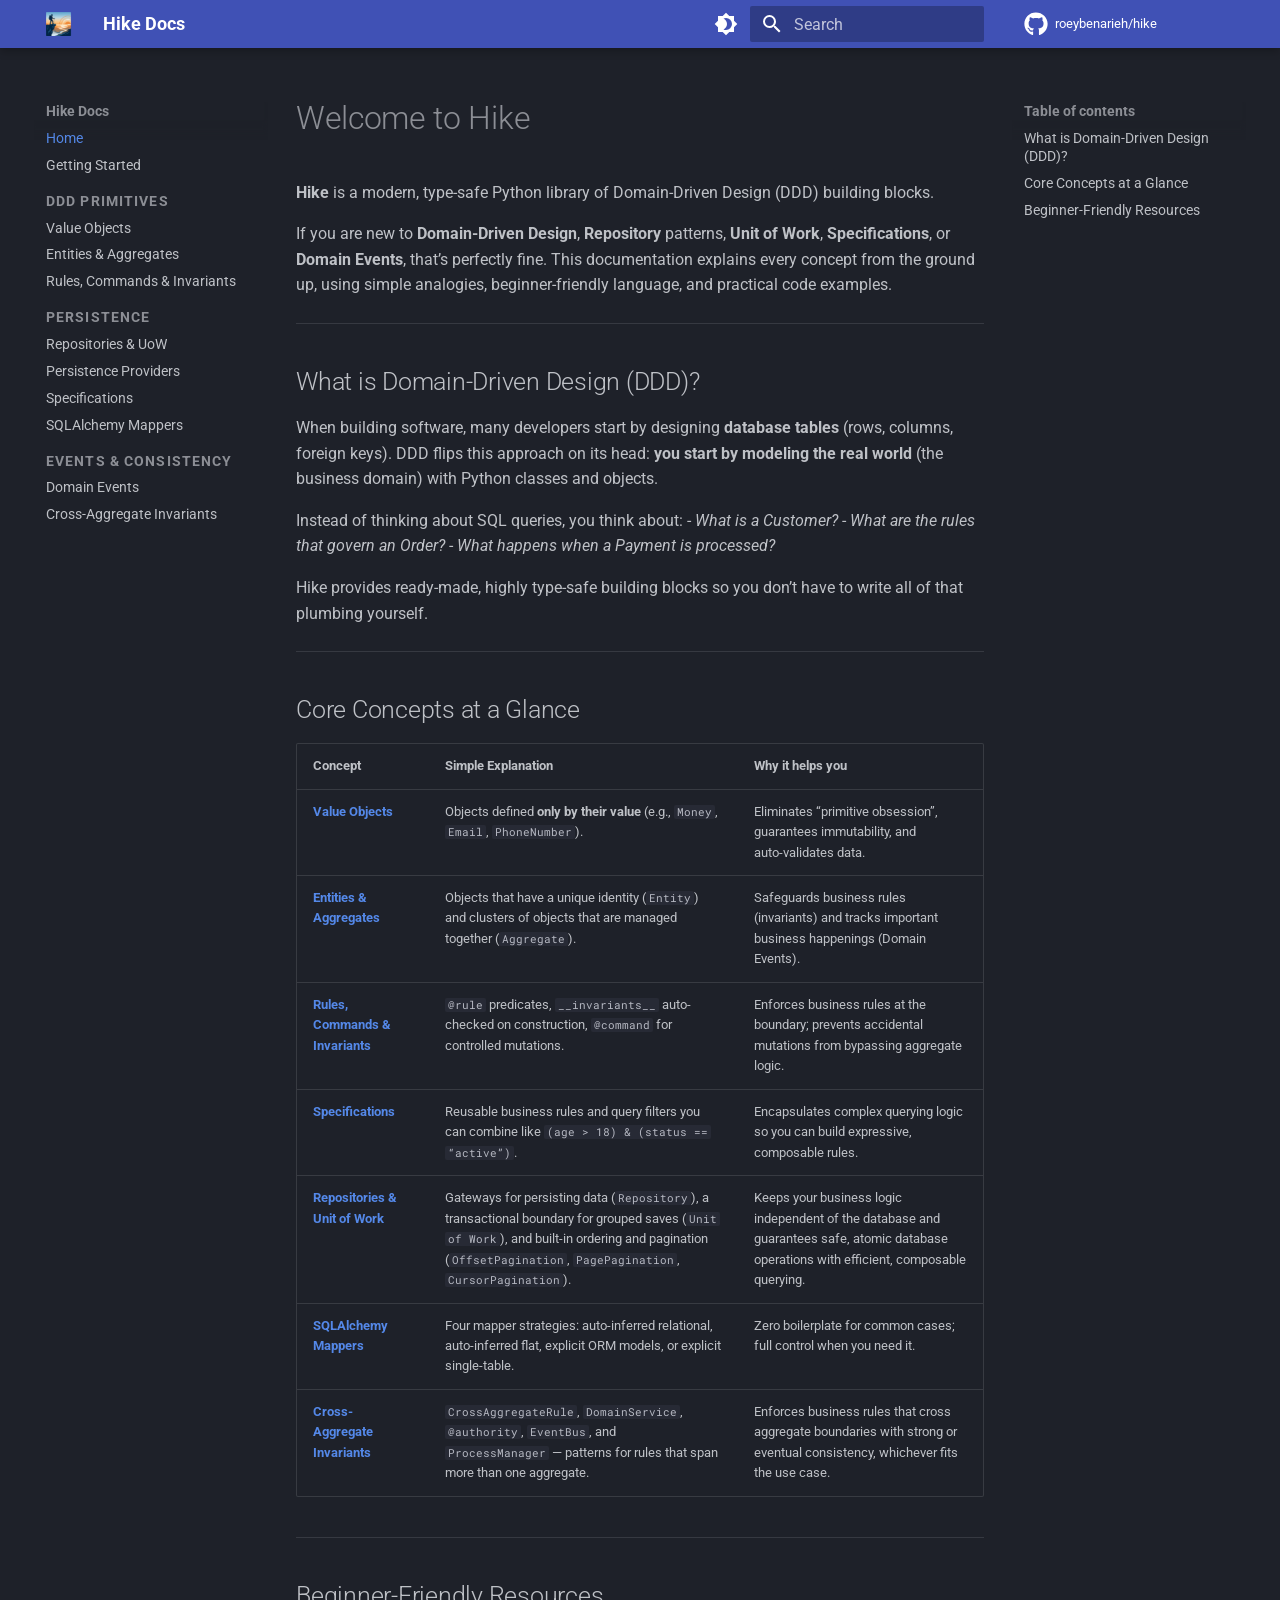
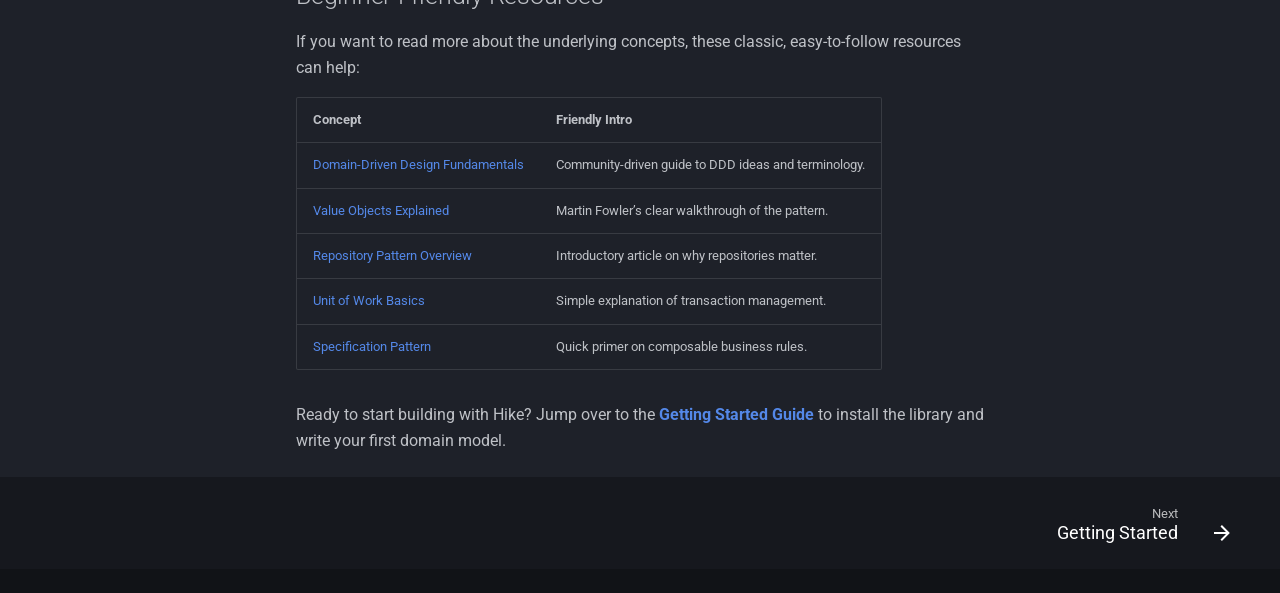
<file: index.html>
<!doctype html>
<html lang="en" class="no-js">
  <head>
    
      <meta charset="utf-8">
      <meta name="viewport" content="width=device-width,initial-scale=1">
      
      
      
      
      
        <link rel="next" href="guide/getting-started/">
      
      
        
      
      
      <link rel="icon" href="hike-icon.png">
      <meta name="generator" content="mkdocs-1.6.1, mkdocs-material-9.7.7">
    
    
      
        <title>Hike Docs</title>
      
    
    
      <link rel="stylesheet" href="assets/stylesheets/main.ec1eaa64.min.css">
      
        
        <link rel="stylesheet" href="assets/stylesheets/palette.ab4e12ef.min.css">
      
      


    
    
      
    
    
      
        
        
        <link rel="preconnect" href="https://fonts.gstatic.com" crossorigin>
        <link rel="stylesheet" href="https://fonts.googleapis.com/css?family=Roboto:300,300i,400,400i,700,700i%7CRoboto+Mono:400,400i,700,700i&display=fallback">
        <style>:root{--md-text-font:"Roboto";--md-code-font:"Roboto Mono"}</style>
      
    
    
      <link rel="stylesheet" href="stylesheets/extra.css">
    
    <script>__md_scope=new URL(".",location),__md_hash=e=>[...e].reduce(((e,_)=>(e<<5)-e+_.charCodeAt(0)),0),__md_get=(e,_=localStorage,t=__md_scope)=>JSON.parse(_.getItem(t.pathname+"."+e)),__md_set=(e,_,t=localStorage,a=__md_scope)=>{try{t.setItem(a.pathname+"."+e,JSON.stringify(_))}catch(e){}}</script>
    
      

    
    
  </head>
  
  
    
    
      
    
    
    
    
    <body dir="ltr" data-md-color-scheme="slate" data-md-color-primary="indigo" data-md-color-accent="indigo">
  
    
    <input class="md-toggle" data-md-toggle="drawer" type="checkbox" id="__drawer" autocomplete="off">
    <input class="md-toggle" data-md-toggle="search" type="checkbox" id="__search" autocomplete="off">
    <label class="md-overlay" for="__drawer"></label>
    <div data-md-component="skip">
      
        
        <a href="#welcome-to-hike" class="md-skip">
          Skip to content
        </a>
      
    </div>
    <div data-md-component="announce">
      
    </div>
    
    
      

  

<header class="md-header md-header--shadow" data-md-component="header">
  <nav class="md-header__inner md-grid" aria-label="Header">
    <a href="." title="Hike Docs" class="md-header__button md-logo" aria-label="Hike Docs" data-md-component="logo">
      
  <img src="hike-icon.png" alt="logo">

    </a>
    <label class="md-header__button md-icon" for="__drawer">
      
      <svg xmlns="http://www.w3.org/2000/svg" viewBox="0 0 24 24"><path d="M3 6h18v2H3zm0 5h18v2H3zm0 5h18v2H3z"/></svg>
    </label>
    <div class="md-header__title" data-md-component="header-title">
      <div class="md-header__ellipsis">
        <div class="md-header__topic">
          <span class="md-ellipsis">
            Hike Docs
          </span>
        </div>
        <div class="md-header__topic" data-md-component="header-topic">
          <span class="md-ellipsis">
            
              Home
            
          </span>
        </div>
      </div>
    </div>
    
      
        <form class="md-header__option" data-md-component="palette">
  
    
    
    
    <input class="md-option" data-md-color-media="" data-md-color-scheme="slate" data-md-color-primary="indigo" data-md-color-accent="indigo"  aria-label="Switch to light mode"  type="radio" name="__palette" id="__palette_0">
    
      <label class="md-header__button md-icon" title="Switch to light mode" for="__palette_1" hidden>
        <svg xmlns="http://www.w3.org/2000/svg" viewBox="0 0 24 24"><path d="M12 18c-.89 0-1.74-.2-2.5-.55C11.56 16.5 13 14.42 13 12s-1.44-4.5-3.5-5.45C10.26 6.2 11.11 6 12 6a6 6 0 0 1 6 6 6 6 0 0 1-6 6m8-9.31V4h-4.69L12 .69 8.69 4H4v4.69L.69 12 4 15.31V20h4.69L12 23.31 15.31 20H20v-4.69L23.31 12z"/></svg>
      </label>
    
  
    
    
    
    <input class="md-option" data-md-color-media="" data-md-color-scheme="default" data-md-color-primary="indigo" data-md-color-accent="indigo"  aria-label="Switch to dark mode"  type="radio" name="__palette" id="__palette_1">
    
      <label class="md-header__button md-icon" title="Switch to dark mode" for="__palette_0" hidden>
        <svg xmlns="http://www.w3.org/2000/svg" viewBox="0 0 24 24"><path d="M12 8a4 4 0 0 0-4 4 4 4 0 0 0 4 4 4 4 0 0 0 4-4 4 4 0 0 0-4-4m0 10a6 6 0 0 1-6-6 6 6 0 0 1 6-6 6 6 0 0 1 6 6 6 6 0 0 1-6 6m8-9.31V4h-4.69L12 .69 8.69 4H4v4.69L.69 12 4 15.31V20h4.69L12 23.31 15.31 20H20v-4.69L23.31 12z"/></svg>
      </label>
    
  
</form>
      
    
    
      <script>var palette=__md_get("__palette");if(palette&&palette.color){if("(prefers-color-scheme)"===palette.color.media){var media=matchMedia("(prefers-color-scheme: light)"),input=document.querySelector(media.matches?"[data-md-color-media='(prefers-color-scheme: light)']":"[data-md-color-media='(prefers-color-scheme: dark)']");palette.color.media=input.getAttribute("data-md-color-media"),palette.color.scheme=input.getAttribute("data-md-color-scheme"),palette.color.primary=input.getAttribute("data-md-color-primary"),palette.color.accent=input.getAttribute("data-md-color-accent")}for(var[key,value]of Object.entries(palette.color))document.body.setAttribute("data-md-color-"+key,value)}</script>
    
    
    
      
      
        <label class="md-header__button md-icon" for="__search">
          
          <svg xmlns="http://www.w3.org/2000/svg" viewBox="0 0 24 24"><path d="M9.5 3A6.5 6.5 0 0 1 16 9.5c0 1.61-.59 3.09-1.56 4.23l.27.27h.79l5 5-1.5 1.5-5-5v-.79l-.27-.27A6.52 6.52 0 0 1 9.5 16 6.5 6.5 0 0 1 3 9.5 6.5 6.5 0 0 1 9.5 3m0 2C7 5 5 7 5 9.5S7 14 9.5 14 14 12 14 9.5 12 5 9.5 5"/></svg>
        </label>
        <div class="md-search" data-md-component="search" role="dialog">
  <label class="md-search__overlay" for="__search"></label>
  <div class="md-search__inner" role="search">
    <form class="md-search__form" name="search">
      <input type="text" class="md-search__input" name="query" aria-label="Search" placeholder="Search" autocapitalize="off" autocorrect="off" autocomplete="off" spellcheck="false" data-md-component="search-query" required>
      <label class="md-search__icon md-icon" for="__search">
        
        <svg xmlns="http://www.w3.org/2000/svg" viewBox="0 0 24 24"><path d="M9.5 3A6.5 6.5 0 0 1 16 9.5c0 1.61-.59 3.09-1.56 4.23l.27.27h.79l5 5-1.5 1.5-5-5v-.79l-.27-.27A6.52 6.52 0 0 1 9.5 16 6.5 6.5 0 0 1 3 9.5 6.5 6.5 0 0 1 9.5 3m0 2C7 5 5 7 5 9.5S7 14 9.5 14 14 12 14 9.5 12 5 9.5 5"/></svg>
        
        <svg xmlns="http://www.w3.org/2000/svg" viewBox="0 0 24 24"><path d="M20 11v2H8l5.5 5.5-1.42 1.42L4.16 12l7.92-7.92L13.5 5.5 8 11z"/></svg>
      </label>
      <nav class="md-search__options" aria-label="Search">
        
        <button type="reset" class="md-search__icon md-icon" title="Clear" aria-label="Clear" tabindex="-1">
          
          <svg xmlns="http://www.w3.org/2000/svg" viewBox="0 0 24 24"><path d="M19 6.41 17.59 5 12 10.59 6.41 5 5 6.41 10.59 12 5 17.59 6.41 19 12 13.41 17.59 19 19 17.59 13.41 12z"/></svg>
        </button>
      </nav>
      
    </form>
    <div class="md-search__output">
      <div class="md-search__scrollwrap" tabindex="0" data-md-scrollfix>
        <div class="md-search-result" data-md-component="search-result">
          <div class="md-search-result__meta">
            Initializing search
          </div>
          <ol class="md-search-result__list" role="presentation"></ol>
        </div>
      </div>
    </div>
  </div>
</div>
      
    
    
      <div class="md-header__source">
        <a href="https://github.com/roeybenarieh/hike" title="Go to repository" class="md-source" data-md-component="source">
  <div class="md-source__icon md-icon">
    
    <svg xmlns="http://www.w3.org/2000/svg" viewBox="0 0 512 512"><!--! Font Awesome Free 7.1.0 by @fontawesome - https://fontawesome.com License - https://fontawesome.com/license/free (Icons: CC BY 4.0, Fonts: SIL OFL 1.1, Code: MIT License) Copyright 2025 Fonticons, Inc.--><path d="M173.9 397.4c0 2-2.3 3.6-5.2 3.6-3.3.3-5.6-1.3-5.6-3.6 0-2 2.3-3.6 5.2-3.6 3-.3 5.6 1.3 5.6 3.6m-31.1-4.5c-.7 2 1.3 4.3 4.3 4.9 2.6 1 5.6 0 6.2-2s-1.3-4.3-4.3-5.2c-2.6-.7-5.5.3-6.2 2.3m44.2-1.7c-2.9.7-4.9 2.6-4.6 4.9.3 2 2.9 3.3 5.9 2.6 2.9-.7 4.9-2.6 4.6-4.6-.3-1.9-3-3.2-5.9-2.9M252.8 8C114.1 8 8 113.3 8 252c0 110.9 69.8 205.8 169.5 239.2 12.8 2.3 17.3-5.6 17.3-12.1 0-6.2-.3-40.4-.3-61.4 0 0-70 15-84.7-29.8 0 0-11.4-29.1-27.8-36.6 0 0-22.9-15.7 1.6-15.4 0 0 24.9 2 38.6 25.8 21.9 38.6 58.6 27.5 72.9 20.9 2.3-16 8.8-27.1 16-33.7-55.9-6.2-112.3-14.3-112.3-110.5 0-27.5 7.6-41.3 23.6-58.9-2.6-6.5-11.1-33.3 2.6-67.9 20.9-6.5 69 27 69 27 20-5.6 41.5-8.5 62.8-8.5s42.8 2.9 62.8 8.5c0 0 48.1-33.6 69-27 13.7 34.7 5.2 61.4 2.6 67.9 16 17.7 25.8 31.5 25.8 58.9 0 96.5-58.9 104.2-114.8 110.5 9.2 7.9 17 22.9 17 46.4 0 33.7-.3 75.4-.3 83.6 0 6.5 4.6 14.4 17.3 12.1C436.2 457.8 504 362.9 504 252 504 113.3 391.5 8 252.8 8M105.2 352.9c-1.3 1-1 3.3.7 5.2 1.6 1.6 3.9 2.3 5.2 1 1.3-1 1-3.3-.7-5.2-1.6-1.6-3.9-2.3-5.2-1m-10.8-8.1c-.7 1.3.3 2.9 2.3 3.9 1.6 1 3.6.7 4.3-.7.7-1.3-.3-2.9-2.3-3.9-2-.6-3.6-.3-4.3.7m32.4 35.6c-1.6 1.3-1 4.3 1.3 6.2 2.3 2.3 5.2 2.6 6.5 1 1.3-1.3.7-4.3-1.3-6.2-2.2-2.3-5.2-2.6-6.5-1m-11.4-14.7c-1.6 1-1.6 3.6 0 5.9s4.3 3.3 5.6 2.3c1.6-1.3 1.6-3.9 0-6.2-1.4-2.3-4-3.3-5.6-2"/></svg>
  </div>
  <div class="md-source__repository">
    roeybenarieh/hike
  </div>
</a>
      </div>
    
  </nav>
  
</header>
    
    <div class="md-container" data-md-component="container">
      
      
        
          
        
      
      <main class="md-main" data-md-component="main">
        <div class="md-main__inner md-grid">
          
            
              
              <div class="md-sidebar md-sidebar--primary" data-md-component="sidebar" data-md-type="navigation" >
                <div class="md-sidebar__scrollwrap">
                  <div class="md-sidebar__inner">
                    



<nav class="md-nav md-nav--primary" aria-label="Navigation" data-md-level="0">
  <label class="md-nav__title" for="__drawer">
    <a href="." title="Hike Docs" class="md-nav__button md-logo" aria-label="Hike Docs" data-md-component="logo">
      
  <img src="hike-icon.png" alt="logo">

    </a>
    Hike Docs
  </label>
  
    <div class="md-nav__source">
      <a href="https://github.com/roeybenarieh/hike" title="Go to repository" class="md-source" data-md-component="source">
  <div class="md-source__icon md-icon">
    
    <svg xmlns="http://www.w3.org/2000/svg" viewBox="0 0 512 512"><!--! Font Awesome Free 7.1.0 by @fontawesome - https://fontawesome.com License - https://fontawesome.com/license/free (Icons: CC BY 4.0, Fonts: SIL OFL 1.1, Code: MIT License) Copyright 2025 Fonticons, Inc.--><path d="M173.9 397.4c0 2-2.3 3.6-5.2 3.6-3.3.3-5.6-1.3-5.6-3.6 0-2 2.3-3.6 5.2-3.6 3-.3 5.6 1.3 5.6 3.6m-31.1-4.5c-.7 2 1.3 4.3 4.3 4.9 2.6 1 5.6 0 6.2-2s-1.3-4.3-4.3-5.2c-2.6-.7-5.5.3-6.2 2.3m44.2-1.7c-2.9.7-4.9 2.6-4.6 4.9.3 2 2.9 3.3 5.9 2.6 2.9-.7 4.9-2.6 4.6-4.6-.3-1.9-3-3.2-5.9-2.9M252.8 8C114.1 8 8 113.3 8 252c0 110.9 69.8 205.8 169.5 239.2 12.8 2.3 17.3-5.6 17.3-12.1 0-6.2-.3-40.4-.3-61.4 0 0-70 15-84.7-29.8 0 0-11.4-29.1-27.8-36.6 0 0-22.9-15.7 1.6-15.4 0 0 24.9 2 38.6 25.8 21.9 38.6 58.6 27.5 72.9 20.9 2.3-16 8.8-27.1 16-33.7-55.9-6.2-112.3-14.3-112.3-110.5 0-27.5 7.6-41.3 23.6-58.9-2.6-6.5-11.1-33.3 2.6-67.9 20.9-6.5 69 27 69 27 20-5.6 41.5-8.5 62.8-8.5s42.8 2.9 62.8 8.5c0 0 48.1-33.6 69-27 13.7 34.7 5.2 61.4 2.6 67.9 16 17.7 25.8 31.5 25.8 58.9 0 96.5-58.9 104.2-114.8 110.5 9.2 7.9 17 22.9 17 46.4 0 33.7-.3 75.4-.3 83.6 0 6.5 4.6 14.4 17.3 12.1C436.2 457.8 504 362.9 504 252 504 113.3 391.5 8 252.8 8M105.2 352.9c-1.3 1-1 3.3.7 5.2 1.6 1.6 3.9 2.3 5.2 1 1.3-1 1-3.3-.7-5.2-1.6-1.6-3.9-2.3-5.2-1m-10.8-8.1c-.7 1.3.3 2.9 2.3 3.9 1.6 1 3.6.7 4.3-.7.7-1.3-.3-2.9-2.3-3.9-2-.6-3.6-.3-4.3.7m32.4 35.6c-1.6 1.3-1 4.3 1.3 6.2 2.3 2.3 5.2 2.6 6.5 1 1.3-1.3.7-4.3-1.3-6.2-2.2-2.3-5.2-2.6-6.5-1m-11.4-14.7c-1.6 1-1.6 3.6 0 5.9s4.3 3.3 5.6 2.3c1.6-1.3 1.6-3.9 0-6.2-1.4-2.3-4-3.3-5.6-2"/></svg>
  </div>
  <div class="md-source__repository">
    roeybenarieh/hike
  </div>
</a>
    </div>
  
  <ul class="md-nav__list" data-md-scrollfix>
    
      
      
  
  
    
  
  
  
    <li class="md-nav__item md-nav__item--active">
      
      <input class="md-nav__toggle md-toggle" type="checkbox" id="__toc">
      
      
        
      
      
        <label class="md-nav__link md-nav__link--active" for="__toc">
          
  
  
  <span class="md-ellipsis">
    
  
    Home
  

    
  </span>
  
  

          <span class="md-nav__icon md-icon"></span>
        </label>
      
      <a href="." class="md-nav__link md-nav__link--active">
        
  
  
  <span class="md-ellipsis">
    
  
    Home
  

    
  </span>
  
  

      </a>
      
        

<nav class="md-nav md-nav--secondary" aria-label="Table of contents">
  
  
  
    
  
  
    <label class="md-nav__title" for="__toc">
      <span class="md-nav__icon md-icon"></span>
      Table of contents
    </label>
    <ul class="md-nav__list" data-md-component="toc" data-md-scrollfix>
      
        <li class="md-nav__item">
  <a href="#what-is-domaindriven-design-ddd" class="md-nav__link">
    <span class="md-ellipsis">
      
        What is Domain‑Driven Design (DDD)?
      
    </span>
  </a>
  
</li>
      
        <li class="md-nav__item">
  <a href="#core-concepts-at-a-glance" class="md-nav__link">
    <span class="md-ellipsis">
      
        Core Concepts at a Glance
      
    </span>
  </a>
  
</li>
      
        <li class="md-nav__item">
  <a href="#beginnerfriendly-resources" class="md-nav__link">
    <span class="md-ellipsis">
      
        Beginner‑Friendly Resources
      
    </span>
  </a>
  
</li>
      
    </ul>
  
</nav>
      
    </li>
  

    
      
      
  
  
  
  
    <li class="md-nav__item">
      <a href="guide/getting-started/" class="md-nav__link">
        
  
  
  <span class="md-ellipsis">
    
  
    Getting Started
  

    
  </span>
  
  

      </a>
    </li>
  

    
      
      
  
  
  
  
    
    
    
    
      
        
        
      
    
    
    <li class="md-nav__item md-nav__item--section md-nav__item--nested">
      
        
        
        <input class="md-nav__toggle md-toggle " type="checkbox" id="__nav_3" >
        
          
          <label class="md-nav__link" for="__nav_3" id="__nav_3_label" tabindex="">
            
  
  
  <span class="md-ellipsis">
    
  
    DDD Primitives
  

    
  </span>
  
  

            <span class="md-nav__icon md-icon"></span>
          </label>
        
        <nav class="md-nav" data-md-level="1" aria-labelledby="__nav_3_label" aria-expanded="false">
          <label class="md-nav__title" for="__nav_3">
            <span class="md-nav__icon md-icon"></span>
            
  
    DDD Primitives
  

          </label>
          <ul class="md-nav__list" data-md-scrollfix>
            
              
                
  
  
  
  
    <li class="md-nav__item">
      <a href="guide/value-objects/" class="md-nav__link">
        
  
  
  <span class="md-ellipsis">
    
  
    Value Objects
  

    
  </span>
  
  

      </a>
    </li>
  

              
            
              
                
  
  
  
  
    <li class="md-nav__item">
      <a href="guide/entities-aggregates/" class="md-nav__link">
        
  
  
  <span class="md-ellipsis">
    
  
    Entities & Aggregates
  

    
  </span>
  
  

      </a>
    </li>
  

              
            
              
                
  
  
  
  
    <li class="md-nav__item">
      <a href="guide/rules-commands/" class="md-nav__link">
        
  
  
  <span class="md-ellipsis">
    
  
    Rules, Commands & Invariants
  

    
  </span>
  
  

      </a>
    </li>
  

              
            
          </ul>
        </nav>
      
    </li>
  

    
      
      
  
  
  
  
    
    
    
    
      
        
        
      
    
    
    <li class="md-nav__item md-nav__item--section md-nav__item--nested">
      
        
        
        <input class="md-nav__toggle md-toggle " type="checkbox" id="__nav_4" >
        
          
          <label class="md-nav__link" for="__nav_4" id="__nav_4_label" tabindex="">
            
  
  
  <span class="md-ellipsis">
    
  
    Persistence
  

    
  </span>
  
  

            <span class="md-nav__icon md-icon"></span>
          </label>
        
        <nav class="md-nav" data-md-level="1" aria-labelledby="__nav_4_label" aria-expanded="false">
          <label class="md-nav__title" for="__nav_4">
            <span class="md-nav__icon md-icon"></span>
            
  
    Persistence
  

          </label>
          <ul class="md-nav__list" data-md-scrollfix>
            
              
                
  
  
  
  
    <li class="md-nav__item">
      <a href="guide/repositories-uow/" class="md-nav__link">
        
  
  
  <span class="md-ellipsis">
    
  
    Repositories & UoW
  

    
  </span>
  
  

      </a>
    </li>
  

              
            
              
                
  
  
  
  
    <li class="md-nav__item">
      <a href="guide/persistence-providers/" class="md-nav__link">
        
  
  
  <span class="md-ellipsis">
    
  
    Persistence Providers
  

    
  </span>
  
  

      </a>
    </li>
  

              
            
              
                
  
  
  
  
    <li class="md-nav__item">
      <a href="guide/specifications/" class="md-nav__link">
        
  
  
  <span class="md-ellipsis">
    
  
    Specifications
  

    
  </span>
  
  

      </a>
    </li>
  

              
            
              
                
  
  
  
  
    <li class="md-nav__item">
      <a href="guide/sqlalchemy-mappers/" class="md-nav__link">
        
  
  
  <span class="md-ellipsis">
    
  
    SQLAlchemy Mappers
  

    
  </span>
  
  

      </a>
    </li>
  

              
            
          </ul>
        </nav>
      
    </li>
  

    
      
      
  
  
  
  
    
    
    
    
      
        
        
      
    
    
    <li class="md-nav__item md-nav__item--section md-nav__item--nested">
      
        
        
        <input class="md-nav__toggle md-toggle " type="checkbox" id="__nav_5" >
        
          
          <label class="md-nav__link" for="__nav_5" id="__nav_5_label" tabindex="">
            
  
  
  <span class="md-ellipsis">
    
  
    Events & Consistency
  

    
  </span>
  
  

            <span class="md-nav__icon md-icon"></span>
          </label>
        
        <nav class="md-nav" data-md-level="1" aria-labelledby="__nav_5_label" aria-expanded="false">
          <label class="md-nav__title" for="__nav_5">
            <span class="md-nav__icon md-icon"></span>
            
  
    Events & Consistency
  

          </label>
          <ul class="md-nav__list" data-md-scrollfix>
            
              
                
  
  
  
  
    <li class="md-nav__item">
      <a href="guide/domain-events/" class="md-nav__link">
        
  
  
  <span class="md-ellipsis">
    
  
    Domain Events
  

    
  </span>
  
  

      </a>
    </li>
  

              
            
              
                
  
  
  
  
    <li class="md-nav__item">
      <a href="guide/cross-aggregate-invariants/" class="md-nav__link">
        
  
  
  <span class="md-ellipsis">
    
  
    Cross-Aggregate Invariants
  

    
  </span>
  
  

      </a>
    </li>
  

              
            
          </ul>
        </nav>
      
    </li>
  

    
  </ul>
</nav>
                  </div>
                </div>
              </div>
            
            
              
              <div class="md-sidebar md-sidebar--secondary" data-md-component="sidebar" data-md-type="toc" >
                <div class="md-sidebar__scrollwrap">
                  <div class="md-sidebar__inner">
                    

<nav class="md-nav md-nav--secondary" aria-label="Table of contents">
  
  
  
    
  
  
    <label class="md-nav__title" for="__toc">
      <span class="md-nav__icon md-icon"></span>
      Table of contents
    </label>
    <ul class="md-nav__list" data-md-component="toc" data-md-scrollfix>
      
        <li class="md-nav__item">
  <a href="#what-is-domaindriven-design-ddd" class="md-nav__link">
    <span class="md-ellipsis">
      
        What is Domain‑Driven Design (DDD)?
      
    </span>
  </a>
  
</li>
      
        <li class="md-nav__item">
  <a href="#core-concepts-at-a-glance" class="md-nav__link">
    <span class="md-ellipsis">
      
        Core Concepts at a Glance
      
    </span>
  </a>
  
</li>
      
        <li class="md-nav__item">
  <a href="#beginnerfriendly-resources" class="md-nav__link">
    <span class="md-ellipsis">
      
        Beginner‑Friendly Resources
      
    </span>
  </a>
  
</li>
      
    </ul>
  
</nav>
                  </div>
                </div>
              </div>
            
          
          
            <div class="md-content" data-md-component="content">
              
              <article class="md-content__inner md-typeset">
                
                  


  
  


<h1 id="welcome-to-hike">Welcome to Hike</h1>
<p><strong>Hike</strong> is a modern, type‑safe Python library of Domain‑Driven Design (DDD) building blocks.  </p>
<p>If you are new to <strong>Domain‑Driven Design</strong>, <strong>Repository</strong> patterns, <strong>Unit of Work</strong>, <strong>Specifications</strong>, or <strong>Domain Events</strong>, that’s perfectly fine. This documentation explains every concept from the ground up, using simple analogies, beginner‑friendly language, and practical code examples.</p>
<hr />
<h2 id="what-is-domaindriven-design-ddd">What is Domain‑Driven Design (DDD)?</h2>
<p>When building software, many developers start by designing <strong>database tables</strong> (rows, columns, foreign keys). DDD flips this approach on its head: <strong>you start by modeling the real world</strong> (the business domain) with Python classes and objects.</p>
<p>Instead of thinking about SQL queries, you think about:
- <em>What is a Customer?</em>
- <em>What are the rules that govern an Order?</em>
- <em>What happens when a Payment is processed?</em></p>
<p>Hike provides ready‑made, highly type‑safe building blocks so you don’t have to write all of that plumbing yourself.</p>
<hr />
<h2 id="core-concepts-at-a-glance">Core Concepts at a Glance</h2>
<table>
<thead>
<tr>
<th style="text-align: left;">Concept</th>
<th style="text-align: left;">Simple Explanation</th>
<th style="text-align: left;">Why it helps you</th>
</tr>
</thead>
<tbody>
<tr>
<td style="text-align: left;"><strong><a href="guide/value-objects/">Value Objects</a></strong></td>
<td style="text-align: left;">Objects defined <strong>only by their value</strong> (e.g., <code>Money</code>, <code>Email</code>, <code>PhoneNumber</code>).</td>
<td style="text-align: left;">Eliminates “primitive obsession”, guarantees immutability, and auto‑validates data.</td>
</tr>
<tr>
<td style="text-align: left;"><strong><a href="guide/entities-aggregates/">Entities &amp; Aggregates</a></strong></td>
<td style="text-align: left;">Objects that have a unique identity (<code>Entity</code>) and clusters of objects that are managed together (<code>Aggregate</code>).</td>
<td style="text-align: left;">Safeguards business rules (invariants) and tracks important business happenings (Domain Events).</td>
</tr>
<tr>
<td style="text-align: left;"><strong><a href="guide/rules-commands/">Rules, Commands &amp; Invariants</a></strong></td>
<td style="text-align: left;"><code>@rule</code> predicates, <code>__invariants__</code> auto-checked on construction, <code>@command</code> for controlled mutations.</td>
<td style="text-align: left;">Enforces business rules at the boundary; prevents accidental mutations from bypassing aggregate logic.</td>
</tr>
<tr>
<td style="text-align: left;"><strong><a href="guide/specifications/">Specifications</a></strong></td>
<td style="text-align: left;">Reusable business rules and query filters you can combine like <code>(age &gt; 18) &amp; (status == “active”)</code>.</td>
<td style="text-align: left;">Encapsulates complex querying logic so you can build expressive, composable rules.</td>
</tr>
<tr>
<td style="text-align: left;"><strong><a href="guide/repositories-uow/">Repositories &amp; Unit of Work</a></strong></td>
<td style="text-align: left;">Gateways for persisting data (<code>Repository</code>), a transactional boundary for grouped saves (<code>Unit of Work</code>), and built-in ordering and pagination (<code>OffsetPagination</code>, <code>PagePagination</code>, <code>CursorPagination</code>).</td>
<td style="text-align: left;">Keeps your business logic independent of the database and guarantees safe, atomic database operations with efficient, composable querying.</td>
</tr>
<tr>
<td style="text-align: left;"><strong><a href="guide/sqlalchemy-mappers/">SQLAlchemy Mappers</a></strong></td>
<td style="text-align: left;">Four mapper strategies: auto-inferred relational, auto-inferred flat, explicit ORM models, or explicit single-table.</td>
<td style="text-align: left;">Zero boilerplate for common cases; full control when you need it.</td>
</tr>
<tr>
<td style="text-align: left;"><strong><a href="guide/cross-aggregate-invariants/">Cross-Aggregate Invariants</a></strong></td>
<td style="text-align: left;"><code>CrossAggregateRule</code>, <code>DomainService</code>, <code>@authority</code>, <code>EventBus</code>, and <code>ProcessManager</code> — patterns for rules that span more than one aggregate.</td>
<td style="text-align: left;">Enforces business rules that cross aggregate boundaries with strong or eventual consistency, whichever fits the use case.</td>
</tr>
</tbody>
</table>
<hr />
<h2 id="beginnerfriendly-resources">Beginner‑Friendly Resources</h2>
<p>If you want to read more about the underlying concepts, these classic, easy‑to‑follow resources can help:</p>
<table>
<thead>
<tr>
<th style="text-align: left;">Concept</th>
<th style="text-align: left;">Friendly Intro</th>
</tr>
</thead>
<tbody>
<tr>
<td style="text-align: left;"><a href="https://dddcommunity.org/">Domain‑Driven Design Fundamentals</a></td>
<td style="text-align: left;">Community‑driven guide to DDD ideas and terminology.</td>
</tr>
<tr>
<td style="text-align: left;"><a href="https://martinfowler.com/bliki/ValueObject.html">Value Objects Explained</a></td>
<td style="text-align: left;">Martin Fowler’s clear walkthrough of the pattern.</td>
</tr>
<tr>
<td style="text-align: left;"><a href="https://martinfowler.com/eaaCatalog/repository.html">Repository Pattern Overview</a></td>
<td style="text-align: left;">Introductory article on why repositories matter.</td>
</tr>
<tr>
<td style="text-align: left;"><a href="https://martinfowler.com/eaaCatalog/unitOfWork.html">Unit of Work Basics</a></td>
<td style="text-align: left;">Simple explanation of transaction management.</td>
</tr>
<tr>
<td style="text-align: left;"><a href="https://martinfowler.com/aps8/refactoringSpecification.html">Specification Pattern</a></td>
<td style="text-align: left;">Quick primer on composable business rules.</td>
</tr>
</tbody>
</table>
<p>Ready to start building with Hike? Jump over to the <strong><a href="guide/getting-started/">Getting Started Guide</a></strong> to install the library and write your first domain model.</p>












                
              </article>
            </div>
          
          
<script>var target=document.getElementById(location.hash.slice(1));target&&target.name&&(target.checked=target.name.startsWith("__tabbed_"))</script>
        </div>
        
      </main>
      
        <footer class="md-footer">
  
    
      
      <nav class="md-footer__inner md-grid" aria-label="Footer" >
        
        
          
          <a href="guide/getting-started/" class="md-footer__link md-footer__link--next" aria-label="Next: Getting Started">
            <div class="md-footer__title">
              <span class="md-footer__direction">
                Next
              </span>
              <div class="md-ellipsis">
                Getting Started
              </div>
            </div>
            <div class="md-footer__button md-icon">
              
              <svg xmlns="http://www.w3.org/2000/svg" viewBox="0 0 24 24"><path d="M4 11v2h12l-5.5 5.5 1.42 1.42L19.84 12l-7.92-7.92L10.5 5.5 16 11z"/></svg>
            </div>
          </a>
        
      </nav>
    
  
  <div class="md-footer-meta md-typeset">
    <div class="md-footer-meta__inner md-grid">
      <div class="md-copyright">
  
  
</div>
      
    </div>
  </div>
</footer>
      
    </div>
    <div class="md-dialog" data-md-component="dialog">
      <div class="md-dialog__inner md-typeset"></div>
    </div>
    
    
    
      
      
      <script id="__config" type="application/json">{"annotate": null, "base": ".", "features": ["navigation.footer", "navigation.sections"], "search": "assets/javascripts/workers/search.2c215733.min.js", "tags": null, "translations": {"clipboard.copied": "Copied to clipboard", "clipboard.copy": "Copy to clipboard", "search.result.more.one": "1 more on this page", "search.result.more.other": "# more on this page", "search.result.none": "No matching documents", "search.result.one": "1 matching document", "search.result.other": "# matching documents", "search.result.placeholder": "Type to start searching", "search.result.term.missing": "Missing", "select.version": "Select version"}, "version": null}</script>
    
    
      <script src="assets/javascripts/bundle.d7400e89.min.js"></script>
      
    
  </body>
</html>
</file>
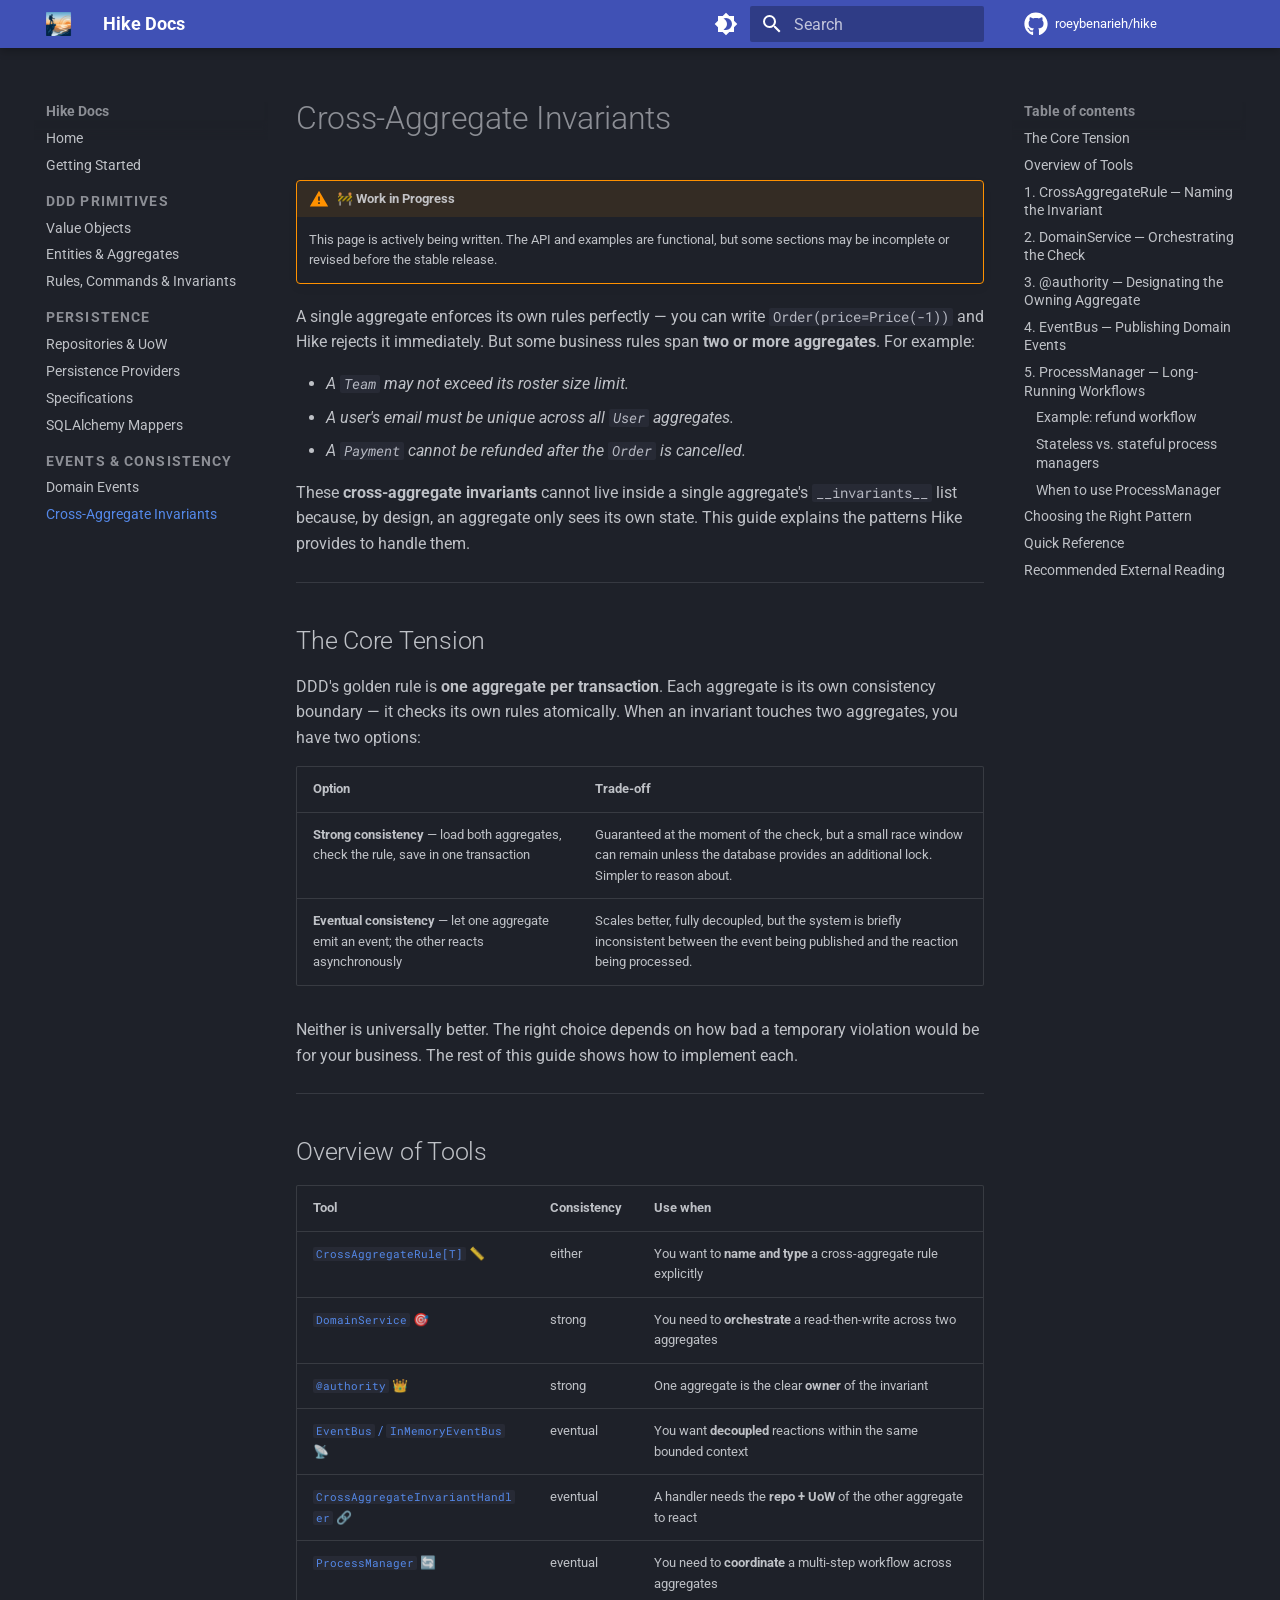
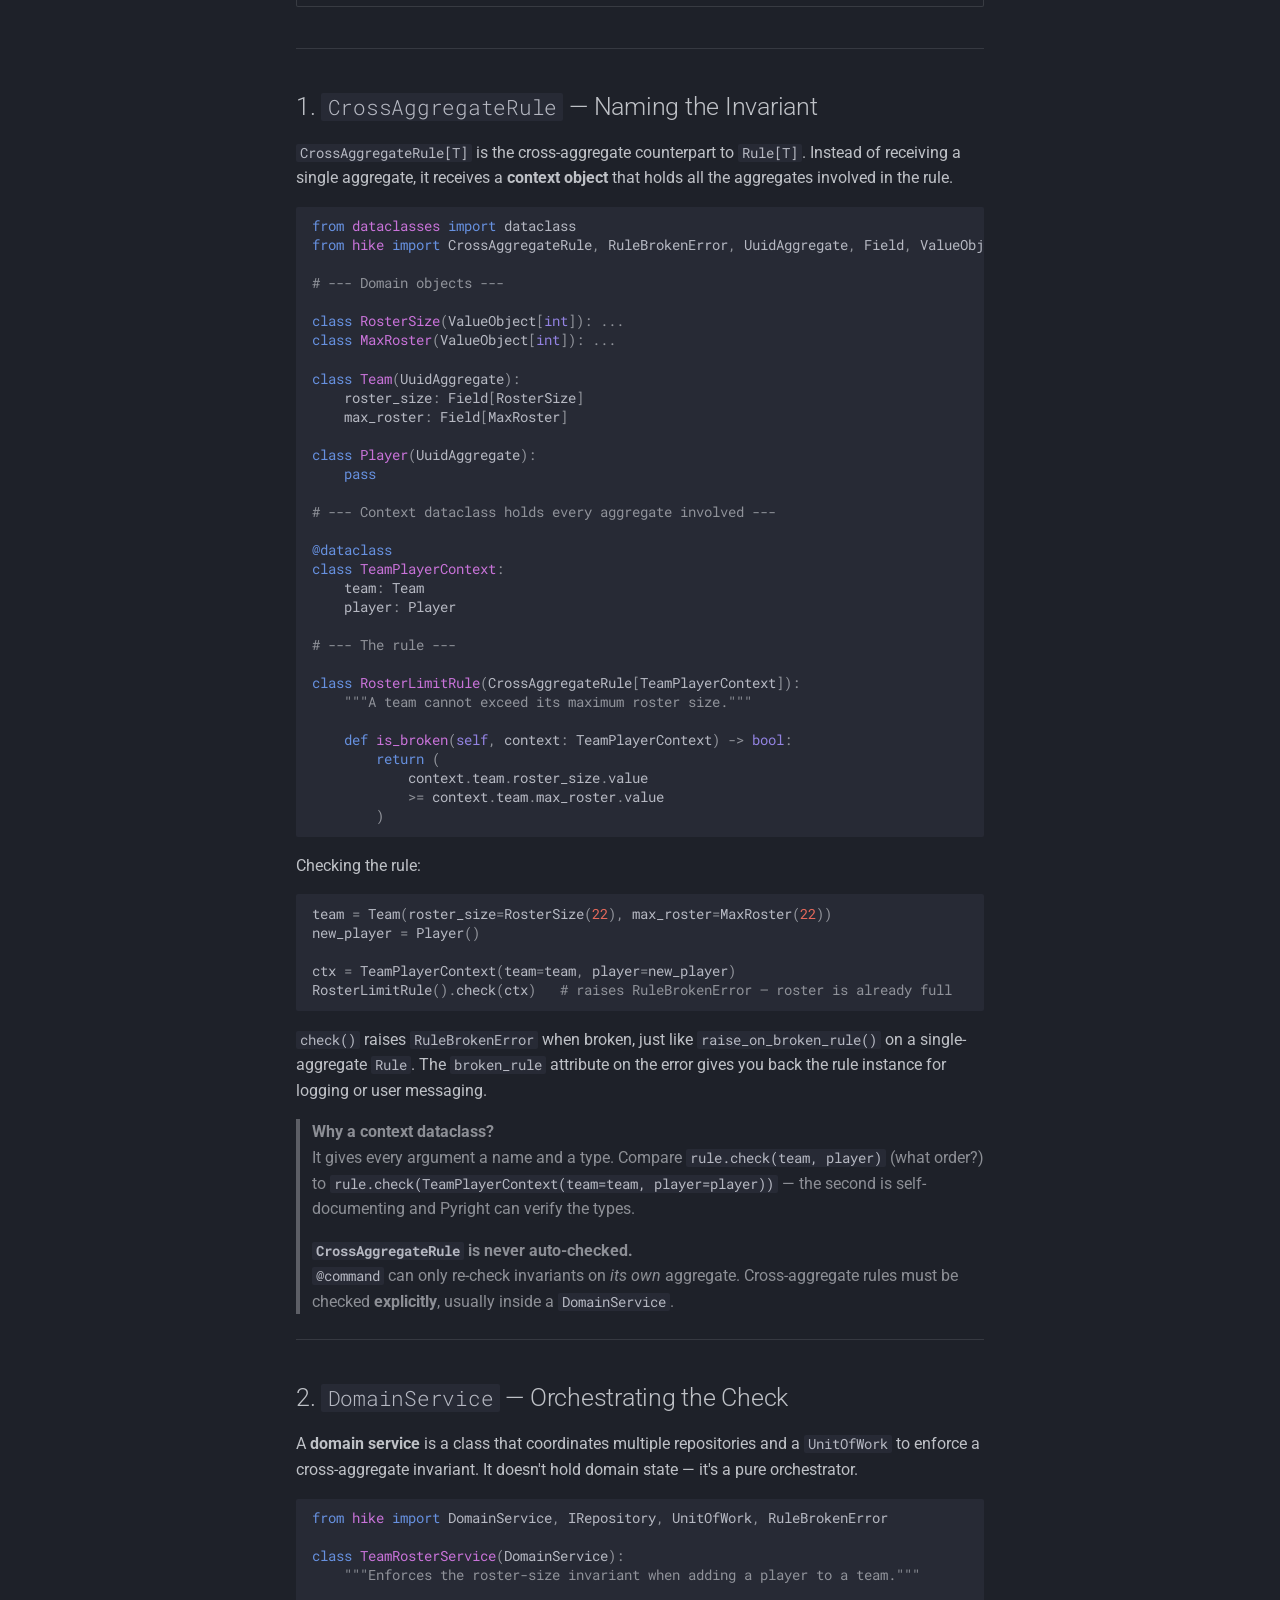
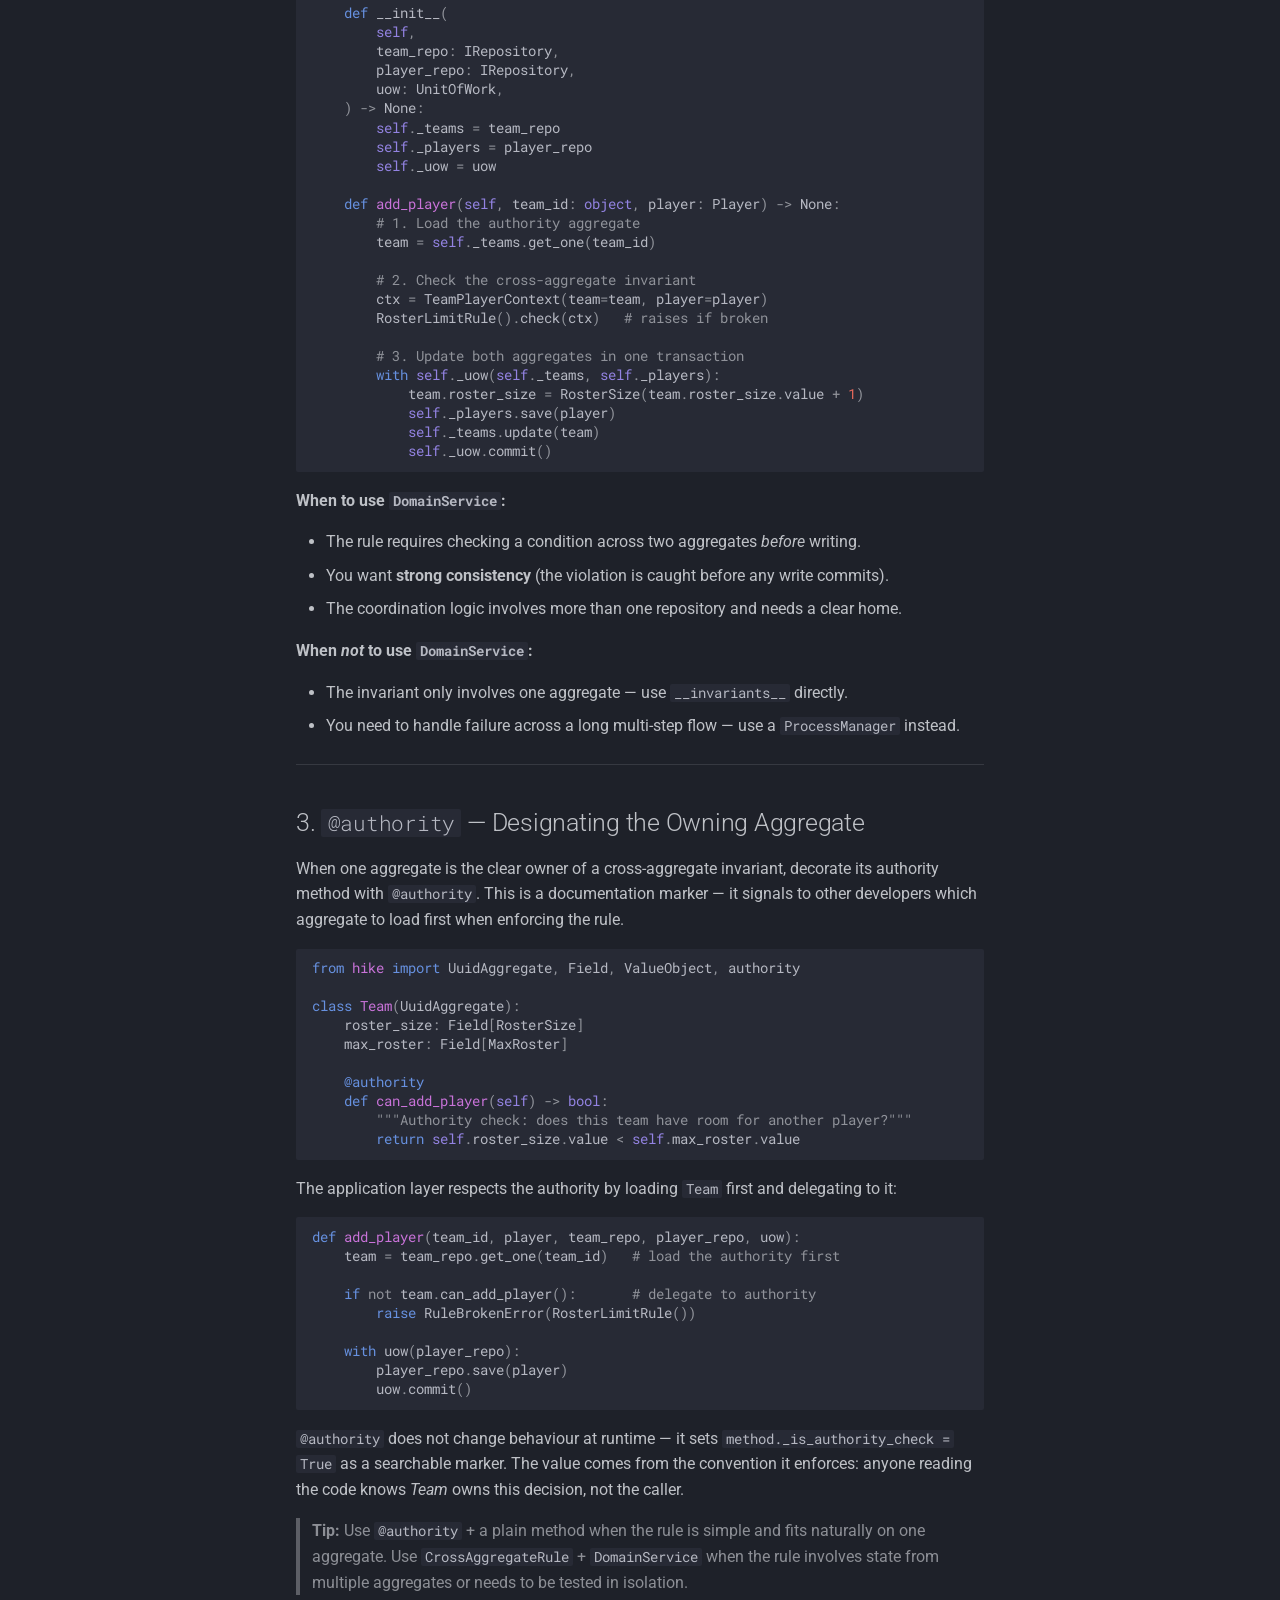
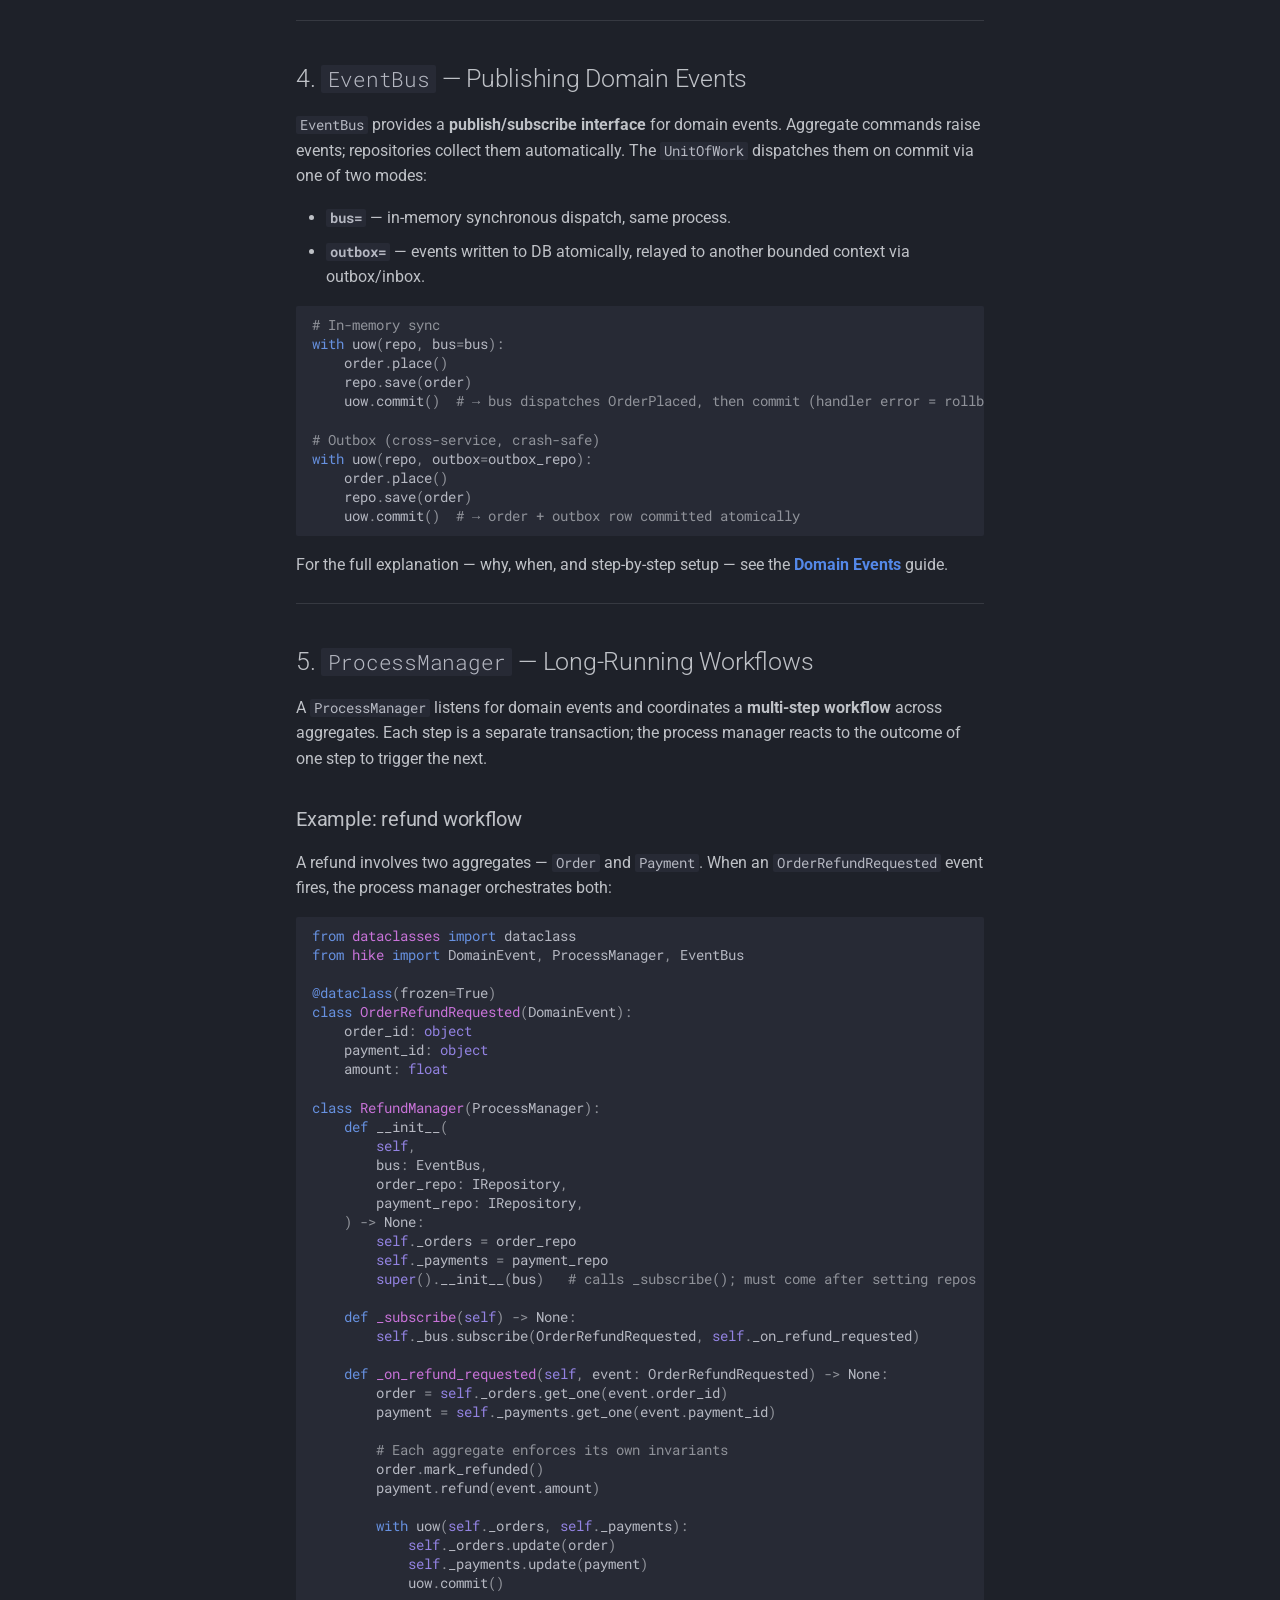
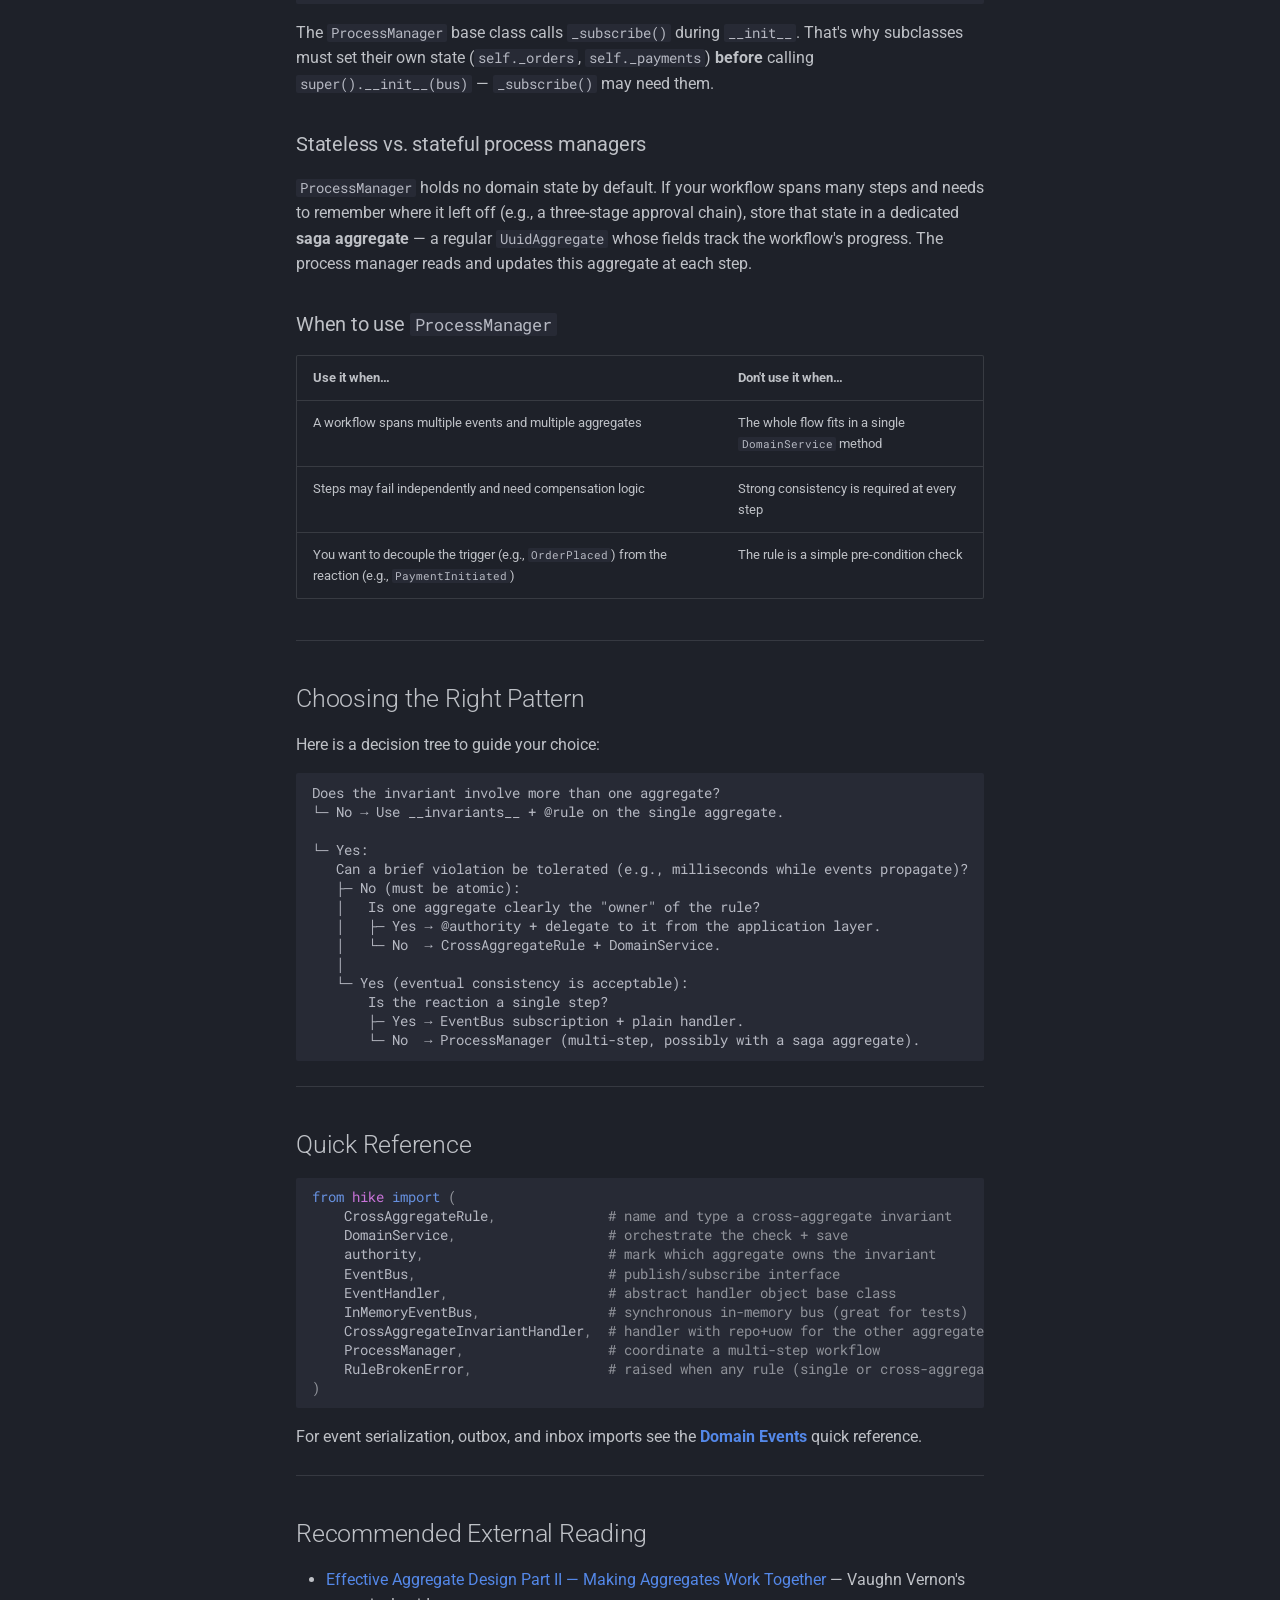
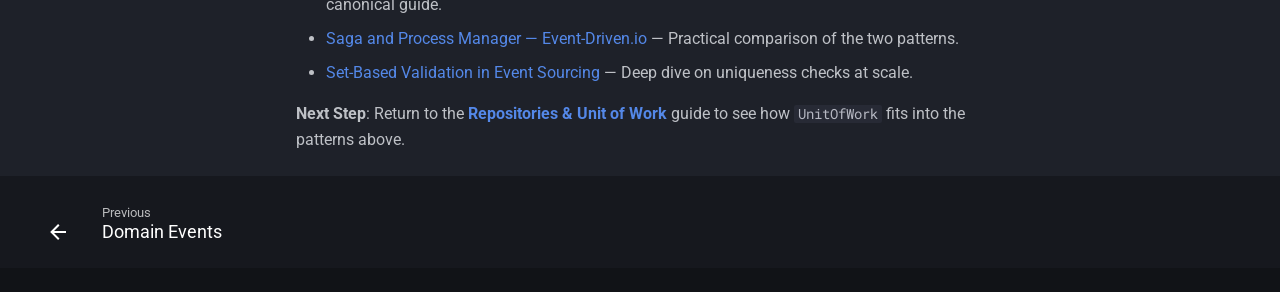
<file: guide/cross-aggregate-invariants/index.html>
<!doctype html>
<html lang="en" class="no-js">
  <head>
    
      <meta charset="utf-8">
      <meta name="viewport" content="width=device-width,initial-scale=1">
      
      
      
      
        <link rel="prev" href="../domain-events/">
      
      
      
        
      
      
      <link rel="icon" href="../../hike-icon.png">
      <meta name="generator" content="mkdocs-1.6.1, mkdocs-material-9.7.7">
    
    
      
        <title>Cross-Aggregate Invariants - Hike Docs</title>
      
    
    
      <link rel="stylesheet" href="../../assets/stylesheets/main.ec1eaa64.min.css">
      
        
        <link rel="stylesheet" href="../../assets/stylesheets/palette.ab4e12ef.min.css">
      
      


    
    
      
    
    
      
        
        
        <link rel="preconnect" href="https://fonts.gstatic.com" crossorigin>
        <link rel="stylesheet" href="https://fonts.googleapis.com/css?family=Roboto:300,300i,400,400i,700,700i%7CRoboto+Mono:400,400i,700,700i&display=fallback">
        <style>:root{--md-text-font:"Roboto";--md-code-font:"Roboto Mono"}</style>
      
    
    
      <link rel="stylesheet" href="../../stylesheets/extra.css">
    
    <script>__md_scope=new URL("../..",location),__md_hash=e=>[...e].reduce(((e,_)=>(e<<5)-e+_.charCodeAt(0)),0),__md_get=(e,_=localStorage,t=__md_scope)=>JSON.parse(_.getItem(t.pathname+"."+e)),__md_set=(e,_,t=localStorage,a=__md_scope)=>{try{t.setItem(a.pathname+"."+e,JSON.stringify(_))}catch(e){}}</script>
    
      

    
    
  </head>
  
  
    
    
      
    
    
    
    
    <body dir="ltr" data-md-color-scheme="slate" data-md-color-primary="indigo" data-md-color-accent="indigo">
  
    
    <input class="md-toggle" data-md-toggle="drawer" type="checkbox" id="__drawer" autocomplete="off">
    <input class="md-toggle" data-md-toggle="search" type="checkbox" id="__search" autocomplete="off">
    <label class="md-overlay" for="__drawer"></label>
    <div data-md-component="skip">
      
        
        <a href="#cross-aggregate-invariants" class="md-skip">
          Skip to content
        </a>
      
    </div>
    <div data-md-component="announce">
      
    </div>
    
    
      

  

<header class="md-header md-header--shadow" data-md-component="header">
  <nav class="md-header__inner md-grid" aria-label="Header">
    <a href="../.." title="Hike Docs" class="md-header__button md-logo" aria-label="Hike Docs" data-md-component="logo">
      
  <img src="../../hike-icon.png" alt="logo">

    </a>
    <label class="md-header__button md-icon" for="__drawer">
      
      <svg xmlns="http://www.w3.org/2000/svg" viewBox="0 0 24 24"><path d="M3 6h18v2H3zm0 5h18v2H3zm0 5h18v2H3z"/></svg>
    </label>
    <div class="md-header__title" data-md-component="header-title">
      <div class="md-header__ellipsis">
        <div class="md-header__topic">
          <span class="md-ellipsis">
            Hike Docs
          </span>
        </div>
        <div class="md-header__topic" data-md-component="header-topic">
          <span class="md-ellipsis">
            
              Cross-Aggregate Invariants
            
          </span>
        </div>
      </div>
    </div>
    
      
        <form class="md-header__option" data-md-component="palette">
  
    
    
    
    <input class="md-option" data-md-color-media="" data-md-color-scheme="slate" data-md-color-primary="indigo" data-md-color-accent="indigo"  aria-label="Switch to light mode"  type="radio" name="__palette" id="__palette_0">
    
      <label class="md-header__button md-icon" title="Switch to light mode" for="__palette_1" hidden>
        <svg xmlns="http://www.w3.org/2000/svg" viewBox="0 0 24 24"><path d="M12 18c-.89 0-1.74-.2-2.5-.55C11.56 16.5 13 14.42 13 12s-1.44-4.5-3.5-5.45C10.26 6.2 11.11 6 12 6a6 6 0 0 1 6 6 6 6 0 0 1-6 6m8-9.31V4h-4.69L12 .69 8.69 4H4v4.69L.69 12 4 15.31V20h4.69L12 23.31 15.31 20H20v-4.69L23.31 12z"/></svg>
      </label>
    
  
    
    
    
    <input class="md-option" data-md-color-media="" data-md-color-scheme="default" data-md-color-primary="indigo" data-md-color-accent="indigo"  aria-label="Switch to dark mode"  type="radio" name="__palette" id="__palette_1">
    
      <label class="md-header__button md-icon" title="Switch to dark mode" for="__palette_0" hidden>
        <svg xmlns="http://www.w3.org/2000/svg" viewBox="0 0 24 24"><path d="M12 8a4 4 0 0 0-4 4 4 4 0 0 0 4 4 4 4 0 0 0 4-4 4 4 0 0 0-4-4m0 10a6 6 0 0 1-6-6 6 6 0 0 1 6-6 6 6 0 0 1 6 6 6 6 0 0 1-6 6m8-9.31V4h-4.69L12 .69 8.69 4H4v4.69L.69 12 4 15.31V20h4.69L12 23.31 15.31 20H20v-4.69L23.31 12z"/></svg>
      </label>
    
  
</form>
      
    
    
      <script>var palette=__md_get("__palette");if(palette&&palette.color){if("(prefers-color-scheme)"===palette.color.media){var media=matchMedia("(prefers-color-scheme: light)"),input=document.querySelector(media.matches?"[data-md-color-media='(prefers-color-scheme: light)']":"[data-md-color-media='(prefers-color-scheme: dark)']");palette.color.media=input.getAttribute("data-md-color-media"),palette.color.scheme=input.getAttribute("data-md-color-scheme"),palette.color.primary=input.getAttribute("data-md-color-primary"),palette.color.accent=input.getAttribute("data-md-color-accent")}for(var[key,value]of Object.entries(palette.color))document.body.setAttribute("data-md-color-"+key,value)}</script>
    
    
    
      
      
        <label class="md-header__button md-icon" for="__search">
          
          <svg xmlns="http://www.w3.org/2000/svg" viewBox="0 0 24 24"><path d="M9.5 3A6.5 6.5 0 0 1 16 9.5c0 1.61-.59 3.09-1.56 4.23l.27.27h.79l5 5-1.5 1.5-5-5v-.79l-.27-.27A6.52 6.52 0 0 1 9.5 16 6.5 6.5 0 0 1 3 9.5 6.5 6.5 0 0 1 9.5 3m0 2C7 5 5 7 5 9.5S7 14 9.5 14 14 12 14 9.5 12 5 9.5 5"/></svg>
        </label>
        <div class="md-search" data-md-component="search" role="dialog">
  <label class="md-search__overlay" for="__search"></label>
  <div class="md-search__inner" role="search">
    <form class="md-search__form" name="search">
      <input type="text" class="md-search__input" name="query" aria-label="Search" placeholder="Search" autocapitalize="off" autocorrect="off" autocomplete="off" spellcheck="false" data-md-component="search-query" required>
      <label class="md-search__icon md-icon" for="__search">
        
        <svg xmlns="http://www.w3.org/2000/svg" viewBox="0 0 24 24"><path d="M9.5 3A6.5 6.5 0 0 1 16 9.5c0 1.61-.59 3.09-1.56 4.23l.27.27h.79l5 5-1.5 1.5-5-5v-.79l-.27-.27A6.52 6.52 0 0 1 9.5 16 6.5 6.5 0 0 1 3 9.5 6.5 6.5 0 0 1 9.5 3m0 2C7 5 5 7 5 9.5S7 14 9.5 14 14 12 14 9.5 12 5 9.5 5"/></svg>
        
        <svg xmlns="http://www.w3.org/2000/svg" viewBox="0 0 24 24"><path d="M20 11v2H8l5.5 5.5-1.42 1.42L4.16 12l7.92-7.92L13.5 5.5 8 11z"/></svg>
      </label>
      <nav class="md-search__options" aria-label="Search">
        
        <button type="reset" class="md-search__icon md-icon" title="Clear" aria-label="Clear" tabindex="-1">
          
          <svg xmlns="http://www.w3.org/2000/svg" viewBox="0 0 24 24"><path d="M19 6.41 17.59 5 12 10.59 6.41 5 5 6.41 10.59 12 5 17.59 6.41 19 12 13.41 17.59 19 19 17.59 13.41 12z"/></svg>
        </button>
      </nav>
      
    </form>
    <div class="md-search__output">
      <div class="md-search__scrollwrap" tabindex="0" data-md-scrollfix>
        <div class="md-search-result" data-md-component="search-result">
          <div class="md-search-result__meta">
            Initializing search
          </div>
          <ol class="md-search-result__list" role="presentation"></ol>
        </div>
      </div>
    </div>
  </div>
</div>
      
    
    
      <div class="md-header__source">
        <a href="https://github.com/roeybenarieh/hike" title="Go to repository" class="md-source" data-md-component="source">
  <div class="md-source__icon md-icon">
    
    <svg xmlns="http://www.w3.org/2000/svg" viewBox="0 0 512 512"><!--! Font Awesome Free 7.1.0 by @fontawesome - https://fontawesome.com License - https://fontawesome.com/license/free (Icons: CC BY 4.0, Fonts: SIL OFL 1.1, Code: MIT License) Copyright 2025 Fonticons, Inc.--><path d="M173.9 397.4c0 2-2.3 3.6-5.2 3.6-3.3.3-5.6-1.3-5.6-3.6 0-2 2.3-3.6 5.2-3.6 3-.3 5.6 1.3 5.6 3.6m-31.1-4.5c-.7 2 1.3 4.3 4.3 4.9 2.6 1 5.6 0 6.2-2s-1.3-4.3-4.3-5.2c-2.6-.7-5.5.3-6.2 2.3m44.2-1.7c-2.9.7-4.9 2.6-4.6 4.9.3 2 2.9 3.3 5.9 2.6 2.9-.7 4.9-2.6 4.6-4.6-.3-1.9-3-3.2-5.9-2.9M252.8 8C114.1 8 8 113.3 8 252c0 110.9 69.8 205.8 169.5 239.2 12.8 2.3 17.3-5.6 17.3-12.1 0-6.2-.3-40.4-.3-61.4 0 0-70 15-84.7-29.8 0 0-11.4-29.1-27.8-36.6 0 0-22.9-15.7 1.6-15.4 0 0 24.9 2 38.6 25.8 21.9 38.6 58.6 27.5 72.9 20.9 2.3-16 8.8-27.1 16-33.7-55.9-6.2-112.3-14.3-112.3-110.5 0-27.5 7.6-41.3 23.6-58.9-2.6-6.5-11.1-33.3 2.6-67.9 20.9-6.5 69 27 69 27 20-5.6 41.5-8.5 62.8-8.5s42.8 2.9 62.8 8.5c0 0 48.1-33.6 69-27 13.7 34.7 5.2 61.4 2.6 67.9 16 17.7 25.8 31.5 25.8 58.9 0 96.5-58.9 104.2-114.8 110.5 9.2 7.9 17 22.9 17 46.4 0 33.7-.3 75.4-.3 83.6 0 6.5 4.6 14.4 17.3 12.1C436.2 457.8 504 362.9 504 252 504 113.3 391.5 8 252.8 8M105.2 352.9c-1.3 1-1 3.3.7 5.2 1.6 1.6 3.9 2.3 5.2 1 1.3-1 1-3.3-.7-5.2-1.6-1.6-3.9-2.3-5.2-1m-10.8-8.1c-.7 1.3.3 2.9 2.3 3.9 1.6 1 3.6.7 4.3-.7.7-1.3-.3-2.9-2.3-3.9-2-.6-3.6-.3-4.3.7m32.4 35.6c-1.6 1.3-1 4.3 1.3 6.2 2.3 2.3 5.2 2.6 6.5 1 1.3-1.3.7-4.3-1.3-6.2-2.2-2.3-5.2-2.6-6.5-1m-11.4-14.7c-1.6 1-1.6 3.6 0 5.9s4.3 3.3 5.6 2.3c1.6-1.3 1.6-3.9 0-6.2-1.4-2.3-4-3.3-5.6-2"/></svg>
  </div>
  <div class="md-source__repository">
    roeybenarieh/hike
  </div>
</a>
      </div>
    
  </nav>
  
</header>
    
    <div class="md-container" data-md-component="container">
      
      
        
          
        
      
      <main class="md-main" data-md-component="main">
        <div class="md-main__inner md-grid">
          
            
              
              <div class="md-sidebar md-sidebar--primary" data-md-component="sidebar" data-md-type="navigation" >
                <div class="md-sidebar__scrollwrap">
                  <div class="md-sidebar__inner">
                    



<nav class="md-nav md-nav--primary" aria-label="Navigation" data-md-level="0">
  <label class="md-nav__title" for="__drawer">
    <a href="../.." title="Hike Docs" class="md-nav__button md-logo" aria-label="Hike Docs" data-md-component="logo">
      
  <img src="../../hike-icon.png" alt="logo">

    </a>
    Hike Docs
  </label>
  
    <div class="md-nav__source">
      <a href="https://github.com/roeybenarieh/hike" title="Go to repository" class="md-source" data-md-component="source">
  <div class="md-source__icon md-icon">
    
    <svg xmlns="http://www.w3.org/2000/svg" viewBox="0 0 512 512"><!--! Font Awesome Free 7.1.0 by @fontawesome - https://fontawesome.com License - https://fontawesome.com/license/free (Icons: CC BY 4.0, Fonts: SIL OFL 1.1, Code: MIT License) Copyright 2025 Fonticons, Inc.--><path d="M173.9 397.4c0 2-2.3 3.6-5.2 3.6-3.3.3-5.6-1.3-5.6-3.6 0-2 2.3-3.6 5.2-3.6 3-.3 5.6 1.3 5.6 3.6m-31.1-4.5c-.7 2 1.3 4.3 4.3 4.9 2.6 1 5.6 0 6.2-2s-1.3-4.3-4.3-5.2c-2.6-.7-5.5.3-6.2 2.3m44.2-1.7c-2.9.7-4.9 2.6-4.6 4.9.3 2 2.9 3.3 5.9 2.6 2.9-.7 4.9-2.6 4.6-4.6-.3-1.9-3-3.2-5.9-2.9M252.8 8C114.1 8 8 113.3 8 252c0 110.9 69.8 205.8 169.5 239.2 12.8 2.3 17.3-5.6 17.3-12.1 0-6.2-.3-40.4-.3-61.4 0 0-70 15-84.7-29.8 0 0-11.4-29.1-27.8-36.6 0 0-22.9-15.7 1.6-15.4 0 0 24.9 2 38.6 25.8 21.9 38.6 58.6 27.5 72.9 20.9 2.3-16 8.8-27.1 16-33.7-55.9-6.2-112.3-14.3-112.3-110.5 0-27.5 7.6-41.3 23.6-58.9-2.6-6.5-11.1-33.3 2.6-67.9 20.9-6.5 69 27 69 27 20-5.6 41.5-8.5 62.8-8.5s42.8 2.9 62.8 8.5c0 0 48.1-33.6 69-27 13.7 34.7 5.2 61.4 2.6 67.9 16 17.7 25.8 31.5 25.8 58.9 0 96.5-58.9 104.2-114.8 110.5 9.2 7.9 17 22.9 17 46.4 0 33.7-.3 75.4-.3 83.6 0 6.5 4.6 14.4 17.3 12.1C436.2 457.8 504 362.9 504 252 504 113.3 391.5 8 252.8 8M105.2 352.9c-1.3 1-1 3.3.7 5.2 1.6 1.6 3.9 2.3 5.2 1 1.3-1 1-3.3-.7-5.2-1.6-1.6-3.9-2.3-5.2-1m-10.8-8.1c-.7 1.3.3 2.9 2.3 3.9 1.6 1 3.6.7 4.3-.7.7-1.3-.3-2.9-2.3-3.9-2-.6-3.6-.3-4.3.7m32.4 35.6c-1.6 1.3-1 4.3 1.3 6.2 2.3 2.3 5.2 2.6 6.5 1 1.3-1.3.7-4.3-1.3-6.2-2.2-2.3-5.2-2.6-6.5-1m-11.4-14.7c-1.6 1-1.6 3.6 0 5.9s4.3 3.3 5.6 2.3c1.6-1.3 1.6-3.9 0-6.2-1.4-2.3-4-3.3-5.6-2"/></svg>
  </div>
  <div class="md-source__repository">
    roeybenarieh/hike
  </div>
</a>
    </div>
  
  <ul class="md-nav__list" data-md-scrollfix>
    
      
      
  
  
  
  
    <li class="md-nav__item">
      <a href="../.." class="md-nav__link">
        
  
  
  <span class="md-ellipsis">
    
  
    Home
  

    
  </span>
  
  

      </a>
    </li>
  

    
      
      
  
  
  
  
    <li class="md-nav__item">
      <a href="../getting-started/" class="md-nav__link">
        
  
  
  <span class="md-ellipsis">
    
  
    Getting Started
  

    
  </span>
  
  

      </a>
    </li>
  

    
      
      
  
  
  
  
    
    
    
    
      
        
        
      
    
    
    <li class="md-nav__item md-nav__item--section md-nav__item--nested">
      
        
        
        <input class="md-nav__toggle md-toggle " type="checkbox" id="__nav_3" >
        
          
          <label class="md-nav__link" for="__nav_3" id="__nav_3_label" tabindex="">
            
  
  
  <span class="md-ellipsis">
    
  
    DDD Primitives
  

    
  </span>
  
  

            <span class="md-nav__icon md-icon"></span>
          </label>
        
        <nav class="md-nav" data-md-level="1" aria-labelledby="__nav_3_label" aria-expanded="false">
          <label class="md-nav__title" for="__nav_3">
            <span class="md-nav__icon md-icon"></span>
            
  
    DDD Primitives
  

          </label>
          <ul class="md-nav__list" data-md-scrollfix>
            
              
                
  
  
  
  
    <li class="md-nav__item">
      <a href="../value-objects/" class="md-nav__link">
        
  
  
  <span class="md-ellipsis">
    
  
    Value Objects
  

    
  </span>
  
  

      </a>
    </li>
  

              
            
              
                
  
  
  
  
    <li class="md-nav__item">
      <a href="../entities-aggregates/" class="md-nav__link">
        
  
  
  <span class="md-ellipsis">
    
  
    Entities & Aggregates
  

    
  </span>
  
  

      </a>
    </li>
  

              
            
              
                
  
  
  
  
    <li class="md-nav__item">
      <a href="../rules-commands/" class="md-nav__link">
        
  
  
  <span class="md-ellipsis">
    
  
    Rules, Commands & Invariants
  

    
  </span>
  
  

      </a>
    </li>
  

              
            
          </ul>
        </nav>
      
    </li>
  

    
      
      
  
  
  
  
    
    
    
    
      
        
        
      
    
    
    <li class="md-nav__item md-nav__item--section md-nav__item--nested">
      
        
        
        <input class="md-nav__toggle md-toggle " type="checkbox" id="__nav_4" >
        
          
          <label class="md-nav__link" for="__nav_4" id="__nav_4_label" tabindex="">
            
  
  
  <span class="md-ellipsis">
    
  
    Persistence
  

    
  </span>
  
  

            <span class="md-nav__icon md-icon"></span>
          </label>
        
        <nav class="md-nav" data-md-level="1" aria-labelledby="__nav_4_label" aria-expanded="false">
          <label class="md-nav__title" for="__nav_4">
            <span class="md-nav__icon md-icon"></span>
            
  
    Persistence
  

          </label>
          <ul class="md-nav__list" data-md-scrollfix>
            
              
                
  
  
  
  
    <li class="md-nav__item">
      <a href="../repositories-uow/" class="md-nav__link">
        
  
  
  <span class="md-ellipsis">
    
  
    Repositories & UoW
  

    
  </span>
  
  

      </a>
    </li>
  

              
            
              
                
  
  
  
  
    <li class="md-nav__item">
      <a href="../persistence-providers/" class="md-nav__link">
        
  
  
  <span class="md-ellipsis">
    
  
    Persistence Providers
  

    
  </span>
  
  

      </a>
    </li>
  

              
            
              
                
  
  
  
  
    <li class="md-nav__item">
      <a href="../specifications/" class="md-nav__link">
        
  
  
  <span class="md-ellipsis">
    
  
    Specifications
  

    
  </span>
  
  

      </a>
    </li>
  

              
            
              
                
  
  
  
  
    <li class="md-nav__item">
      <a href="../sqlalchemy-mappers/" class="md-nav__link">
        
  
  
  <span class="md-ellipsis">
    
  
    SQLAlchemy Mappers
  

    
  </span>
  
  

      </a>
    </li>
  

              
            
          </ul>
        </nav>
      
    </li>
  

    
      
      
  
  
    
  
  
  
    
    
    
    
      
        
        
      
    
    
    <li class="md-nav__item md-nav__item--active md-nav__item--section md-nav__item--nested">
      
        
        
        <input class="md-nav__toggle md-toggle " type="checkbox" id="__nav_5" checked>
        
          
          <label class="md-nav__link" for="__nav_5" id="__nav_5_label" tabindex="">
            
  
  
  <span class="md-ellipsis">
    
  
    Events & Consistency
  

    
  </span>
  
  

            <span class="md-nav__icon md-icon"></span>
          </label>
        
        <nav class="md-nav" data-md-level="1" aria-labelledby="__nav_5_label" aria-expanded="true">
          <label class="md-nav__title" for="__nav_5">
            <span class="md-nav__icon md-icon"></span>
            
  
    Events & Consistency
  

          </label>
          <ul class="md-nav__list" data-md-scrollfix>
            
              
                
  
  
  
  
    <li class="md-nav__item">
      <a href="../domain-events/" class="md-nav__link">
        
  
  
  <span class="md-ellipsis">
    
  
    Domain Events
  

    
  </span>
  
  

      </a>
    </li>
  

              
            
              
                
  
  
    
  
  
  
    <li class="md-nav__item md-nav__item--active">
      
      <input class="md-nav__toggle md-toggle" type="checkbox" id="__toc">
      
      
        
      
      
        <label class="md-nav__link md-nav__link--active" for="__toc">
          
  
  
  <span class="md-ellipsis">
    
  
    Cross-Aggregate Invariants
  

    
  </span>
  
  

          <span class="md-nav__icon md-icon"></span>
        </label>
      
      <a href="./" class="md-nav__link md-nav__link--active">
        
  
  
  <span class="md-ellipsis">
    
  
    Cross-Aggregate Invariants
  

    
  </span>
  
  

      </a>
      
        

<nav class="md-nav md-nav--secondary" aria-label="Table of contents">
  
  
  
    
  
  
    <label class="md-nav__title" for="__toc">
      <span class="md-nav__icon md-icon"></span>
      Table of contents
    </label>
    <ul class="md-nav__list" data-md-component="toc" data-md-scrollfix>
      
        <li class="md-nav__item">
  <a href="#the-core-tension" class="md-nav__link">
    <span class="md-ellipsis">
      
        The Core Tension
      
    </span>
  </a>
  
</li>
      
        <li class="md-nav__item">
  <a href="#overview-of-tools" class="md-nav__link">
    <span class="md-ellipsis">
      
        Overview of Tools
      
    </span>
  </a>
  
</li>
      
        <li class="md-nav__item">
  <a href="#1-crossaggregaterule-naming-the-invariant" class="md-nav__link">
    <span class="md-ellipsis">
      
        1. CrossAggregateRule — Naming the Invariant
      
    </span>
  </a>
  
</li>
      
        <li class="md-nav__item">
  <a href="#2-domainservice-orchestrating-the-check" class="md-nav__link">
    <span class="md-ellipsis">
      
        2. DomainService — Orchestrating the Check
      
    </span>
  </a>
  
</li>
      
        <li class="md-nav__item">
  <a href="#3-authority-designating-the-owning-aggregate" class="md-nav__link">
    <span class="md-ellipsis">
      
        3. @authority — Designating the Owning Aggregate
      
    </span>
  </a>
  
</li>
      
        <li class="md-nav__item">
  <a href="#4-eventbus-publishing-domain-events" class="md-nav__link">
    <span class="md-ellipsis">
      
        4. EventBus — Publishing Domain Events
      
    </span>
  </a>
  
</li>
      
        <li class="md-nav__item">
  <a href="#5-processmanager-long-running-workflows" class="md-nav__link">
    <span class="md-ellipsis">
      
        5. ProcessManager — Long-Running Workflows
      
    </span>
  </a>
  
    <nav class="md-nav" aria-label="5. ProcessManager — Long-Running Workflows">
      <ul class="md-nav__list">
        
          <li class="md-nav__item">
  <a href="#example-refund-workflow" class="md-nav__link">
    <span class="md-ellipsis">
      
        Example: refund workflow
      
    </span>
  </a>
  
</li>
        
          <li class="md-nav__item">
  <a href="#stateless-vs-stateful-process-managers" class="md-nav__link">
    <span class="md-ellipsis">
      
        Stateless vs. stateful process managers
      
    </span>
  </a>
  
</li>
        
          <li class="md-nav__item">
  <a href="#when-to-use-processmanager" class="md-nav__link">
    <span class="md-ellipsis">
      
        When to use ProcessManager
      
    </span>
  </a>
  
</li>
        
      </ul>
    </nav>
  
</li>
      
        <li class="md-nav__item">
  <a href="#choosing-the-right-pattern" class="md-nav__link">
    <span class="md-ellipsis">
      
        Choosing the Right Pattern
      
    </span>
  </a>
  
</li>
      
        <li class="md-nav__item">
  <a href="#quick-reference" class="md-nav__link">
    <span class="md-ellipsis">
      
        Quick Reference
      
    </span>
  </a>
  
</li>
      
        <li class="md-nav__item">
  <a href="#recommended-external-reading" class="md-nav__link">
    <span class="md-ellipsis">
      
        Recommended External Reading
      
    </span>
  </a>
  
</li>
      
    </ul>
  
</nav>
      
    </li>
  

              
            
          </ul>
        </nav>
      
    </li>
  

    
  </ul>
</nav>
                  </div>
                </div>
              </div>
            
            
              
              <div class="md-sidebar md-sidebar--secondary" data-md-component="sidebar" data-md-type="toc" >
                <div class="md-sidebar__scrollwrap">
                  <div class="md-sidebar__inner">
                    

<nav class="md-nav md-nav--secondary" aria-label="Table of contents">
  
  
  
    
  
  
    <label class="md-nav__title" for="__toc">
      <span class="md-nav__icon md-icon"></span>
      Table of contents
    </label>
    <ul class="md-nav__list" data-md-component="toc" data-md-scrollfix>
      
        <li class="md-nav__item">
  <a href="#the-core-tension" class="md-nav__link">
    <span class="md-ellipsis">
      
        The Core Tension
      
    </span>
  </a>
  
</li>
      
        <li class="md-nav__item">
  <a href="#overview-of-tools" class="md-nav__link">
    <span class="md-ellipsis">
      
        Overview of Tools
      
    </span>
  </a>
  
</li>
      
        <li class="md-nav__item">
  <a href="#1-crossaggregaterule-naming-the-invariant" class="md-nav__link">
    <span class="md-ellipsis">
      
        1. CrossAggregateRule — Naming the Invariant
      
    </span>
  </a>
  
</li>
      
        <li class="md-nav__item">
  <a href="#2-domainservice-orchestrating-the-check" class="md-nav__link">
    <span class="md-ellipsis">
      
        2. DomainService — Orchestrating the Check
      
    </span>
  </a>
  
</li>
      
        <li class="md-nav__item">
  <a href="#3-authority-designating-the-owning-aggregate" class="md-nav__link">
    <span class="md-ellipsis">
      
        3. @authority — Designating the Owning Aggregate
      
    </span>
  </a>
  
</li>
      
        <li class="md-nav__item">
  <a href="#4-eventbus-publishing-domain-events" class="md-nav__link">
    <span class="md-ellipsis">
      
        4. EventBus — Publishing Domain Events
      
    </span>
  </a>
  
</li>
      
        <li class="md-nav__item">
  <a href="#5-processmanager-long-running-workflows" class="md-nav__link">
    <span class="md-ellipsis">
      
        5. ProcessManager — Long-Running Workflows
      
    </span>
  </a>
  
    <nav class="md-nav" aria-label="5. ProcessManager — Long-Running Workflows">
      <ul class="md-nav__list">
        
          <li class="md-nav__item">
  <a href="#example-refund-workflow" class="md-nav__link">
    <span class="md-ellipsis">
      
        Example: refund workflow
      
    </span>
  </a>
  
</li>
        
          <li class="md-nav__item">
  <a href="#stateless-vs-stateful-process-managers" class="md-nav__link">
    <span class="md-ellipsis">
      
        Stateless vs. stateful process managers
      
    </span>
  </a>
  
</li>
        
          <li class="md-nav__item">
  <a href="#when-to-use-processmanager" class="md-nav__link">
    <span class="md-ellipsis">
      
        When to use ProcessManager
      
    </span>
  </a>
  
</li>
        
      </ul>
    </nav>
  
</li>
      
        <li class="md-nav__item">
  <a href="#choosing-the-right-pattern" class="md-nav__link">
    <span class="md-ellipsis">
      
        Choosing the Right Pattern
      
    </span>
  </a>
  
</li>
      
        <li class="md-nav__item">
  <a href="#quick-reference" class="md-nav__link">
    <span class="md-ellipsis">
      
        Quick Reference
      
    </span>
  </a>
  
</li>
      
        <li class="md-nav__item">
  <a href="#recommended-external-reading" class="md-nav__link">
    <span class="md-ellipsis">
      
        Recommended External Reading
      
    </span>
  </a>
  
</li>
      
    </ul>
  
</nav>
                  </div>
                </div>
              </div>
            
          
          
            <div class="md-content" data-md-component="content">
              
              <article class="md-content__inner md-typeset">
                
                  


  
  


<h1 id="cross-aggregate-invariants">Cross-Aggregate Invariants</h1>
<div class="admonition warning">
<p class="admonition-title">🚧 Work in Progress</p>
<p>This page is actively being written. The API and examples are functional, but some sections may be incomplete or revised before the stable release.</p>
</div>
<p>A single aggregate enforces its own rules perfectly — you can write <code>Order(price=Price(-1))</code> and Hike rejects it immediately. But some business rules span <strong>two or more aggregates</strong>. For example:</p>
<ul>
<li><em>A <code>Team</code> may not exceed its roster size limit.</em></li>
<li><em>A user's email must be unique across all <code>User</code> aggregates.</em></li>
<li><em>A <code>Payment</code> cannot be refunded after the <code>Order</code> is cancelled.</em></li>
</ul>
<p>These <strong>cross-aggregate invariants</strong> cannot live inside a single aggregate's <code>__invariants__</code> list because, by design, an aggregate only sees its own state. This guide explains the patterns Hike provides to handle them.</p>
<hr />
<h2 id="the-core-tension">The Core Tension</h2>
<p>DDD's golden rule is <strong>one aggregate per transaction</strong>. Each aggregate is its own consistency boundary — it checks its own rules atomically. When an invariant touches two aggregates, you have two options:</p>
<table>
<thead>
<tr>
<th style="text-align: left;">Option</th>
<th style="text-align: left;">Trade-off</th>
</tr>
</thead>
<tbody>
<tr>
<td style="text-align: left;"><strong>Strong consistency</strong> — load both aggregates, check the rule, save in one transaction</td>
<td style="text-align: left;">Guaranteed at the moment of the check, but a small race window can remain unless the database provides an additional lock. Simpler to reason about.</td>
</tr>
<tr>
<td style="text-align: left;"><strong>Eventual consistency</strong> — let one aggregate emit an event; the other reacts asynchronously</td>
<td style="text-align: left;">Scales better, fully decoupled, but the system is briefly inconsistent between the event being published and the reaction being processed.</td>
</tr>
</tbody>
</table>
<p>Neither is universally better. The right choice depends on how bad a temporary violation would be for your business. The rest of this guide shows how to implement each.</p>
<hr />
<h2 id="overview-of-tools">Overview of Tools</h2>
<table>
<thead>
<tr>
<th style="text-align: left;">Tool</th>
<th style="text-align: left;">Consistency</th>
<th style="text-align: left;">Use when</th>
</tr>
</thead>
<tbody>
<tr>
<td style="text-align: left;"><a href="#1-crossaggregaterule-naming-the-invariant"><code>CrossAggregateRule[T]</code></a> 📏</td>
<td style="text-align: left;">either</td>
<td style="text-align: left;">You want to <strong>name and type</strong> a cross-aggregate rule explicitly</td>
</tr>
<tr>
<td style="text-align: left;"><a href="#2-domainservice-orchestrating-the-check"><code>DomainService</code></a> 🎯</td>
<td style="text-align: left;">strong</td>
<td style="text-align: left;">You need to <strong>orchestrate</strong> a read-then-write across two aggregates</td>
</tr>
<tr>
<td style="text-align: left;"><a href="#3-authority-designating-the-owning-aggregate"><code>@authority</code></a> 👑</td>
<td style="text-align: left;">strong</td>
<td style="text-align: left;">One aggregate is the clear <strong>owner</strong> of the invariant</td>
</tr>
<tr>
<td style="text-align: left;"><a href="#4-eventbus-publishing-domain-events"><code>EventBus</code> / <code>InMemoryEventBus</code></a> 📡</td>
<td style="text-align: left;">eventual</td>
<td style="text-align: left;">You want <strong>decoupled</strong> reactions within the same bounded context</td>
</tr>
<tr>
<td style="text-align: left;"><a href="../domain-events/#crossaggregateinvarianthandler--enforcing-rules-across-aggregates"><code>CrossAggregateInvariantHandler</code></a> 🔗</td>
<td style="text-align: left;">eventual</td>
<td style="text-align: left;">A handler needs the <strong>repo + UoW</strong> of the other aggregate to react</td>
</tr>
<tr>
<td style="text-align: left;"><a href="#5-processmanager-long-running-workflows"><code>ProcessManager</code></a> 🔄</td>
<td style="text-align: left;">eventual</td>
<td style="text-align: left;">You need to <strong>coordinate</strong> a multi-step workflow across aggregates</td>
</tr>
</tbody>
</table>
<hr />
<h2 id="1-crossaggregaterule-naming-the-invariant">1. <code>CrossAggregateRule</code> — Naming the Invariant</h2>
<p><code>CrossAggregateRule[T]</code> is the cross-aggregate counterpart to <code>Rule[T]</code>. Instead of receiving a single aggregate, it receives a <strong>context object</strong> that holds all the aggregates involved in the rule.</p>
<div class="language-python highlight"><pre><span></span><code><span id="__span-0-1"><a id="__codelineno-0-1" name="__codelineno-0-1" href="#__codelineno-0-1"></a><span class="kn">from</span><span class="w"> </span><span class="nn">dataclasses</span><span class="w"> </span><span class="kn">import</span> <span class="n">dataclass</span>
</span><span id="__span-0-2"><a id="__codelineno-0-2" name="__codelineno-0-2" href="#__codelineno-0-2"></a><span class="kn">from</span><span class="w"> </span><span class="nn">hike</span><span class="w"> </span><span class="kn">import</span> <span class="n">CrossAggregateRule</span><span class="p">,</span> <span class="n">RuleBrokenError</span><span class="p">,</span> <span class="n">UuidAggregate</span><span class="p">,</span> <span class="n">Field</span><span class="p">,</span> <span class="n">ValueObject</span>
</span><span id="__span-0-3"><a id="__codelineno-0-3" name="__codelineno-0-3" href="#__codelineno-0-3"></a>
</span><span id="__span-0-4"><a id="__codelineno-0-4" name="__codelineno-0-4" href="#__codelineno-0-4"></a><span class="c1"># --- Domain objects ---</span>
</span><span id="__span-0-5"><a id="__codelineno-0-5" name="__codelineno-0-5" href="#__codelineno-0-5"></a>
</span><span id="__span-0-6"><a id="__codelineno-0-6" name="__codelineno-0-6" href="#__codelineno-0-6"></a><span class="k">class</span><span class="w"> </span><span class="nc">RosterSize</span><span class="p">(</span><span class="n">ValueObject</span><span class="p">[</span><span class="nb">int</span><span class="p">]):</span> <span class="o">...</span>
</span><span id="__span-0-7"><a id="__codelineno-0-7" name="__codelineno-0-7" href="#__codelineno-0-7"></a><span class="k">class</span><span class="w"> </span><span class="nc">MaxRoster</span><span class="p">(</span><span class="n">ValueObject</span><span class="p">[</span><span class="nb">int</span><span class="p">]):</span> <span class="o">...</span>
</span><span id="__span-0-8"><a id="__codelineno-0-8" name="__codelineno-0-8" href="#__codelineno-0-8"></a>
</span><span id="__span-0-9"><a id="__codelineno-0-9" name="__codelineno-0-9" href="#__codelineno-0-9"></a><span class="k">class</span><span class="w"> </span><span class="nc">Team</span><span class="p">(</span><span class="n">UuidAggregate</span><span class="p">):</span>
</span><span id="__span-0-10"><a id="__codelineno-0-10" name="__codelineno-0-10" href="#__codelineno-0-10"></a>    <span class="n">roster_size</span><span class="p">:</span> <span class="n">Field</span><span class="p">[</span><span class="n">RosterSize</span><span class="p">]</span>
</span><span id="__span-0-11"><a id="__codelineno-0-11" name="__codelineno-0-11" href="#__codelineno-0-11"></a>    <span class="n">max_roster</span><span class="p">:</span> <span class="n">Field</span><span class="p">[</span><span class="n">MaxRoster</span><span class="p">]</span>
</span><span id="__span-0-12"><a id="__codelineno-0-12" name="__codelineno-0-12" href="#__codelineno-0-12"></a>
</span><span id="__span-0-13"><a id="__codelineno-0-13" name="__codelineno-0-13" href="#__codelineno-0-13"></a><span class="k">class</span><span class="w"> </span><span class="nc">Player</span><span class="p">(</span><span class="n">UuidAggregate</span><span class="p">):</span>
</span><span id="__span-0-14"><a id="__codelineno-0-14" name="__codelineno-0-14" href="#__codelineno-0-14"></a>    <span class="k">pass</span>
</span><span id="__span-0-15"><a id="__codelineno-0-15" name="__codelineno-0-15" href="#__codelineno-0-15"></a>
</span><span id="__span-0-16"><a id="__codelineno-0-16" name="__codelineno-0-16" href="#__codelineno-0-16"></a><span class="c1"># --- Context dataclass holds every aggregate involved ---</span>
</span><span id="__span-0-17"><a id="__codelineno-0-17" name="__codelineno-0-17" href="#__codelineno-0-17"></a>
</span><span id="__span-0-18"><a id="__codelineno-0-18" name="__codelineno-0-18" href="#__codelineno-0-18"></a><span class="nd">@dataclass</span>
</span><span id="__span-0-19"><a id="__codelineno-0-19" name="__codelineno-0-19" href="#__codelineno-0-19"></a><span class="k">class</span><span class="w"> </span><span class="nc">TeamPlayerContext</span><span class="p">:</span>
</span><span id="__span-0-20"><a id="__codelineno-0-20" name="__codelineno-0-20" href="#__codelineno-0-20"></a>    <span class="n">team</span><span class="p">:</span> <span class="n">Team</span>
</span><span id="__span-0-21"><a id="__codelineno-0-21" name="__codelineno-0-21" href="#__codelineno-0-21"></a>    <span class="n">player</span><span class="p">:</span> <span class="n">Player</span>
</span><span id="__span-0-22"><a id="__codelineno-0-22" name="__codelineno-0-22" href="#__codelineno-0-22"></a>
</span><span id="__span-0-23"><a id="__codelineno-0-23" name="__codelineno-0-23" href="#__codelineno-0-23"></a><span class="c1"># --- The rule ---</span>
</span><span id="__span-0-24"><a id="__codelineno-0-24" name="__codelineno-0-24" href="#__codelineno-0-24"></a>
</span><span id="__span-0-25"><a id="__codelineno-0-25" name="__codelineno-0-25" href="#__codelineno-0-25"></a><span class="k">class</span><span class="w"> </span><span class="nc">RosterLimitRule</span><span class="p">(</span><span class="n">CrossAggregateRule</span><span class="p">[</span><span class="n">TeamPlayerContext</span><span class="p">]):</span>
</span><span id="__span-0-26"><a id="__codelineno-0-26" name="__codelineno-0-26" href="#__codelineno-0-26"></a><span class="w">    </span><span class="sd">"""A team cannot exceed its maximum roster size."""</span>
</span><span id="__span-0-27"><a id="__codelineno-0-27" name="__codelineno-0-27" href="#__codelineno-0-27"></a>
</span><span id="__span-0-28"><a id="__codelineno-0-28" name="__codelineno-0-28" href="#__codelineno-0-28"></a>    <span class="k">def</span><span class="w"> </span><span class="nf">is_broken</span><span class="p">(</span><span class="bp">self</span><span class="p">,</span> <span class="n">context</span><span class="p">:</span> <span class="n">TeamPlayerContext</span><span class="p">)</span> <span class="o">-&gt;</span> <span class="nb">bool</span><span class="p">:</span>
</span><span id="__span-0-29"><a id="__codelineno-0-29" name="__codelineno-0-29" href="#__codelineno-0-29"></a>        <span class="k">return</span> <span class="p">(</span>
</span><span id="__span-0-30"><a id="__codelineno-0-30" name="__codelineno-0-30" href="#__codelineno-0-30"></a>            <span class="n">context</span><span class="o">.</span><span class="n">team</span><span class="o">.</span><span class="n">roster_size</span><span class="o">.</span><span class="n">value</span>
</span><span id="__span-0-31"><a id="__codelineno-0-31" name="__codelineno-0-31" href="#__codelineno-0-31"></a>            <span class="o">&gt;=</span> <span class="n">context</span><span class="o">.</span><span class="n">team</span><span class="o">.</span><span class="n">max_roster</span><span class="o">.</span><span class="n">value</span>
</span><span id="__span-0-32"><a id="__codelineno-0-32" name="__codelineno-0-32" href="#__codelineno-0-32"></a>        <span class="p">)</span>
</span></code></pre></div>
<p>Checking the rule:</p>
<div class="language-python highlight"><pre><span></span><code><span id="__span-1-1"><a id="__codelineno-1-1" name="__codelineno-1-1" href="#__codelineno-1-1"></a><span class="n">team</span> <span class="o">=</span> <span class="n">Team</span><span class="p">(</span><span class="n">roster_size</span><span class="o">=</span><span class="n">RosterSize</span><span class="p">(</span><span class="mi">22</span><span class="p">),</span> <span class="n">max_roster</span><span class="o">=</span><span class="n">MaxRoster</span><span class="p">(</span><span class="mi">22</span><span class="p">))</span>
</span><span id="__span-1-2"><a id="__codelineno-1-2" name="__codelineno-1-2" href="#__codelineno-1-2"></a><span class="n">new_player</span> <span class="o">=</span> <span class="n">Player</span><span class="p">()</span>
</span><span id="__span-1-3"><a id="__codelineno-1-3" name="__codelineno-1-3" href="#__codelineno-1-3"></a>
</span><span id="__span-1-4"><a id="__codelineno-1-4" name="__codelineno-1-4" href="#__codelineno-1-4"></a><span class="n">ctx</span> <span class="o">=</span> <span class="n">TeamPlayerContext</span><span class="p">(</span><span class="n">team</span><span class="o">=</span><span class="n">team</span><span class="p">,</span> <span class="n">player</span><span class="o">=</span><span class="n">new_player</span><span class="p">)</span>
</span><span id="__span-1-5"><a id="__codelineno-1-5" name="__codelineno-1-5" href="#__codelineno-1-5"></a><span class="n">RosterLimitRule</span><span class="p">()</span><span class="o">.</span><span class="n">check</span><span class="p">(</span><span class="n">ctx</span><span class="p">)</span>   <span class="c1"># raises RuleBrokenError — roster is already full</span>
</span></code></pre></div>
<p><code>check()</code> raises <code>RuleBrokenError</code> when broken, just like <code>raise_on_broken_rule()</code> on a single-aggregate <code>Rule</code>. The <code>broken_rule</code> attribute on the error gives you back the rule instance for logging or user messaging.</p>
<blockquote>
<p><strong>Why a context dataclass?</strong><br />
It gives every argument a name and a type. Compare <code>rule.check(team, player)</code> (what order?) to <code>rule.check(TeamPlayerContext(team=team, player=player))</code> — the second is self-documenting and Pyright can verify the types.</p>
<p><strong><code>CrossAggregateRule</code> is never auto-checked.</strong><br />
<code>@command</code> can only re-check invariants on <em>its own</em> aggregate. Cross-aggregate rules must be checked <strong>explicitly</strong>, usually inside a <code>DomainService</code>.</p>
</blockquote>
<hr />
<h2 id="2-domainservice-orchestrating-the-check">2. <code>DomainService</code> — Orchestrating the Check</h2>
<p>A <strong>domain service</strong> is a class that coordinates multiple repositories and a <code>UnitOfWork</code> to enforce a cross-aggregate invariant. It doesn't hold domain state — it's a pure orchestrator.</p>
<div class="language-python highlight"><pre><span></span><code><span id="__span-2-1"><a id="__codelineno-2-1" name="__codelineno-2-1" href="#__codelineno-2-1"></a><span class="kn">from</span><span class="w"> </span><span class="nn">hike</span><span class="w"> </span><span class="kn">import</span> <span class="n">DomainService</span><span class="p">,</span> <span class="n">IRepository</span><span class="p">,</span> <span class="n">UnitOfWork</span><span class="p">,</span> <span class="n">RuleBrokenError</span>
</span><span id="__span-2-2"><a id="__codelineno-2-2" name="__codelineno-2-2" href="#__codelineno-2-2"></a>
</span><span id="__span-2-3"><a id="__codelineno-2-3" name="__codelineno-2-3" href="#__codelineno-2-3"></a><span class="k">class</span><span class="w"> </span><span class="nc">TeamRosterService</span><span class="p">(</span><span class="n">DomainService</span><span class="p">):</span>
</span><span id="__span-2-4"><a id="__codelineno-2-4" name="__codelineno-2-4" href="#__codelineno-2-4"></a><span class="w">    </span><span class="sd">"""Enforces the roster-size invariant when adding a player to a team."""</span>
</span><span id="__span-2-5"><a id="__codelineno-2-5" name="__codelineno-2-5" href="#__codelineno-2-5"></a>
</span><span id="__span-2-6"><a id="__codelineno-2-6" name="__codelineno-2-6" href="#__codelineno-2-6"></a>    <span class="k">def</span><span class="w"> </span><span class="fm">__init__</span><span class="p">(</span>
</span><span id="__span-2-7"><a id="__codelineno-2-7" name="__codelineno-2-7" href="#__codelineno-2-7"></a>        <span class="bp">self</span><span class="p">,</span>
</span><span id="__span-2-8"><a id="__codelineno-2-8" name="__codelineno-2-8" href="#__codelineno-2-8"></a>        <span class="n">team_repo</span><span class="p">:</span> <span class="n">IRepository</span><span class="p">,</span>
</span><span id="__span-2-9"><a id="__codelineno-2-9" name="__codelineno-2-9" href="#__codelineno-2-9"></a>        <span class="n">player_repo</span><span class="p">:</span> <span class="n">IRepository</span><span class="p">,</span>
</span><span id="__span-2-10"><a id="__codelineno-2-10" name="__codelineno-2-10" href="#__codelineno-2-10"></a>        <span class="n">uow</span><span class="p">:</span> <span class="n">UnitOfWork</span><span class="p">,</span>
</span><span id="__span-2-11"><a id="__codelineno-2-11" name="__codelineno-2-11" href="#__codelineno-2-11"></a>    <span class="p">)</span> <span class="o">-&gt;</span> <span class="kc">None</span><span class="p">:</span>
</span><span id="__span-2-12"><a id="__codelineno-2-12" name="__codelineno-2-12" href="#__codelineno-2-12"></a>        <span class="bp">self</span><span class="o">.</span><span class="n">_teams</span> <span class="o">=</span> <span class="n">team_repo</span>
</span><span id="__span-2-13"><a id="__codelineno-2-13" name="__codelineno-2-13" href="#__codelineno-2-13"></a>        <span class="bp">self</span><span class="o">.</span><span class="n">_players</span> <span class="o">=</span> <span class="n">player_repo</span>
</span><span id="__span-2-14"><a id="__codelineno-2-14" name="__codelineno-2-14" href="#__codelineno-2-14"></a>        <span class="bp">self</span><span class="o">.</span><span class="n">_uow</span> <span class="o">=</span> <span class="n">uow</span>
</span><span id="__span-2-15"><a id="__codelineno-2-15" name="__codelineno-2-15" href="#__codelineno-2-15"></a>
</span><span id="__span-2-16"><a id="__codelineno-2-16" name="__codelineno-2-16" href="#__codelineno-2-16"></a>    <span class="k">def</span><span class="w"> </span><span class="nf">add_player</span><span class="p">(</span><span class="bp">self</span><span class="p">,</span> <span class="n">team_id</span><span class="p">:</span> <span class="nb">object</span><span class="p">,</span> <span class="n">player</span><span class="p">:</span> <span class="n">Player</span><span class="p">)</span> <span class="o">-&gt;</span> <span class="kc">None</span><span class="p">:</span>
</span><span id="__span-2-17"><a id="__codelineno-2-17" name="__codelineno-2-17" href="#__codelineno-2-17"></a>        <span class="c1"># 1. Load the authority aggregate</span>
</span><span id="__span-2-18"><a id="__codelineno-2-18" name="__codelineno-2-18" href="#__codelineno-2-18"></a>        <span class="n">team</span> <span class="o">=</span> <span class="bp">self</span><span class="o">.</span><span class="n">_teams</span><span class="o">.</span><span class="n">get_one</span><span class="p">(</span><span class="n">team_id</span><span class="p">)</span>
</span><span id="__span-2-19"><a id="__codelineno-2-19" name="__codelineno-2-19" href="#__codelineno-2-19"></a>
</span><span id="__span-2-20"><a id="__codelineno-2-20" name="__codelineno-2-20" href="#__codelineno-2-20"></a>        <span class="c1"># 2. Check the cross-aggregate invariant</span>
</span><span id="__span-2-21"><a id="__codelineno-2-21" name="__codelineno-2-21" href="#__codelineno-2-21"></a>        <span class="n">ctx</span> <span class="o">=</span> <span class="n">TeamPlayerContext</span><span class="p">(</span><span class="n">team</span><span class="o">=</span><span class="n">team</span><span class="p">,</span> <span class="n">player</span><span class="o">=</span><span class="n">player</span><span class="p">)</span>
</span><span id="__span-2-22"><a id="__codelineno-2-22" name="__codelineno-2-22" href="#__codelineno-2-22"></a>        <span class="n">RosterLimitRule</span><span class="p">()</span><span class="o">.</span><span class="n">check</span><span class="p">(</span><span class="n">ctx</span><span class="p">)</span>   <span class="c1"># raises if broken</span>
</span><span id="__span-2-23"><a id="__codelineno-2-23" name="__codelineno-2-23" href="#__codelineno-2-23"></a>
</span><span id="__span-2-24"><a id="__codelineno-2-24" name="__codelineno-2-24" href="#__codelineno-2-24"></a>        <span class="c1"># 3. Update both aggregates in one transaction</span>
</span><span id="__span-2-25"><a id="__codelineno-2-25" name="__codelineno-2-25" href="#__codelineno-2-25"></a>        <span class="k">with</span> <span class="bp">self</span><span class="o">.</span><span class="n">_uow</span><span class="p">(</span><span class="bp">self</span><span class="o">.</span><span class="n">_teams</span><span class="p">,</span> <span class="bp">self</span><span class="o">.</span><span class="n">_players</span><span class="p">):</span>
</span><span id="__span-2-26"><a id="__codelineno-2-26" name="__codelineno-2-26" href="#__codelineno-2-26"></a>            <span class="n">team</span><span class="o">.</span><span class="n">roster_size</span> <span class="o">=</span> <span class="n">RosterSize</span><span class="p">(</span><span class="n">team</span><span class="o">.</span><span class="n">roster_size</span><span class="o">.</span><span class="n">value</span> <span class="o">+</span> <span class="mi">1</span><span class="p">)</span>
</span><span id="__span-2-27"><a id="__codelineno-2-27" name="__codelineno-2-27" href="#__codelineno-2-27"></a>            <span class="bp">self</span><span class="o">.</span><span class="n">_players</span><span class="o">.</span><span class="n">save</span><span class="p">(</span><span class="n">player</span><span class="p">)</span>
</span><span id="__span-2-28"><a id="__codelineno-2-28" name="__codelineno-2-28" href="#__codelineno-2-28"></a>            <span class="bp">self</span><span class="o">.</span><span class="n">_teams</span><span class="o">.</span><span class="n">update</span><span class="p">(</span><span class="n">team</span><span class="p">)</span>
</span><span id="__span-2-29"><a id="__codelineno-2-29" name="__codelineno-2-29" href="#__codelineno-2-29"></a>            <span class="bp">self</span><span class="o">.</span><span class="n">_uow</span><span class="o">.</span><span class="n">commit</span><span class="p">()</span>
</span></code></pre></div>
<p><strong>When to use <code>DomainService</code>:</strong></p>
<ul>
<li>The rule requires checking a condition across two aggregates <em>before</em> writing.</li>
<li>You want <strong>strong consistency</strong> (the violation is caught before any write commits).</li>
<li>The coordination logic involves more than one repository and needs a clear home.</li>
</ul>
<p><strong>When <em>not</em> to use <code>DomainService</code>:</strong></p>
<ul>
<li>The invariant only involves one aggregate — use <code>__invariants__</code> directly.</li>
<li>You need to handle failure across a long multi-step flow — use a <code>ProcessManager</code> instead.</li>
</ul>
<hr />
<h2 id="3-authority-designating-the-owning-aggregate">3. <code>@authority</code> — Designating the Owning Aggregate</h2>
<p>When one aggregate is the clear owner of a cross-aggregate invariant, decorate its authority method with <code>@authority</code>. This is a documentation marker — it signals to other developers which aggregate to load first when enforcing the rule.</p>
<div class="language-python highlight"><pre><span></span><code><span id="__span-3-1"><a id="__codelineno-3-1" name="__codelineno-3-1" href="#__codelineno-3-1"></a><span class="kn">from</span><span class="w"> </span><span class="nn">hike</span><span class="w"> </span><span class="kn">import</span> <span class="n">UuidAggregate</span><span class="p">,</span> <span class="n">Field</span><span class="p">,</span> <span class="n">ValueObject</span><span class="p">,</span> <span class="n">authority</span>
</span><span id="__span-3-2"><a id="__codelineno-3-2" name="__codelineno-3-2" href="#__codelineno-3-2"></a>
</span><span id="__span-3-3"><a id="__codelineno-3-3" name="__codelineno-3-3" href="#__codelineno-3-3"></a><span class="k">class</span><span class="w"> </span><span class="nc">Team</span><span class="p">(</span><span class="n">UuidAggregate</span><span class="p">):</span>
</span><span id="__span-3-4"><a id="__codelineno-3-4" name="__codelineno-3-4" href="#__codelineno-3-4"></a>    <span class="n">roster_size</span><span class="p">:</span> <span class="n">Field</span><span class="p">[</span><span class="n">RosterSize</span><span class="p">]</span>
</span><span id="__span-3-5"><a id="__codelineno-3-5" name="__codelineno-3-5" href="#__codelineno-3-5"></a>    <span class="n">max_roster</span><span class="p">:</span> <span class="n">Field</span><span class="p">[</span><span class="n">MaxRoster</span><span class="p">]</span>
</span><span id="__span-3-6"><a id="__codelineno-3-6" name="__codelineno-3-6" href="#__codelineno-3-6"></a>
</span><span id="__span-3-7"><a id="__codelineno-3-7" name="__codelineno-3-7" href="#__codelineno-3-7"></a>    <span class="nd">@authority</span>
</span><span id="__span-3-8"><a id="__codelineno-3-8" name="__codelineno-3-8" href="#__codelineno-3-8"></a>    <span class="k">def</span><span class="w"> </span><span class="nf">can_add_player</span><span class="p">(</span><span class="bp">self</span><span class="p">)</span> <span class="o">-&gt;</span> <span class="nb">bool</span><span class="p">:</span>
</span><span id="__span-3-9"><a id="__codelineno-3-9" name="__codelineno-3-9" href="#__codelineno-3-9"></a><span class="w">        </span><span class="sd">"""Authority check: does this team have room for another player?"""</span>
</span><span id="__span-3-10"><a id="__codelineno-3-10" name="__codelineno-3-10" href="#__codelineno-3-10"></a>        <span class="k">return</span> <span class="bp">self</span><span class="o">.</span><span class="n">roster_size</span><span class="o">.</span><span class="n">value</span> <span class="o">&lt;</span> <span class="bp">self</span><span class="o">.</span><span class="n">max_roster</span><span class="o">.</span><span class="n">value</span>
</span></code></pre></div>
<p>The application layer respects the authority by loading <code>Team</code> first and delegating to it:</p>
<div class="language-python highlight"><pre><span></span><code><span id="__span-4-1"><a id="__codelineno-4-1" name="__codelineno-4-1" href="#__codelineno-4-1"></a><span class="k">def</span><span class="w"> </span><span class="nf">add_player</span><span class="p">(</span><span class="n">team_id</span><span class="p">,</span> <span class="n">player</span><span class="p">,</span> <span class="n">team_repo</span><span class="p">,</span> <span class="n">player_repo</span><span class="p">,</span> <span class="n">uow</span><span class="p">):</span>
</span><span id="__span-4-2"><a id="__codelineno-4-2" name="__codelineno-4-2" href="#__codelineno-4-2"></a>    <span class="n">team</span> <span class="o">=</span> <span class="n">team_repo</span><span class="o">.</span><span class="n">get_one</span><span class="p">(</span><span class="n">team_id</span><span class="p">)</span>   <span class="c1"># load the authority first</span>
</span><span id="__span-4-3"><a id="__codelineno-4-3" name="__codelineno-4-3" href="#__codelineno-4-3"></a>
</span><span id="__span-4-4"><a id="__codelineno-4-4" name="__codelineno-4-4" href="#__codelineno-4-4"></a>    <span class="k">if</span> <span class="ow">not</span> <span class="n">team</span><span class="o">.</span><span class="n">can_add_player</span><span class="p">():</span>       <span class="c1"># delegate to authority</span>
</span><span id="__span-4-5"><a id="__codelineno-4-5" name="__codelineno-4-5" href="#__codelineno-4-5"></a>        <span class="k">raise</span> <span class="n">RuleBrokenError</span><span class="p">(</span><span class="n">RosterLimitRule</span><span class="p">())</span>
</span><span id="__span-4-6"><a id="__codelineno-4-6" name="__codelineno-4-6" href="#__codelineno-4-6"></a>
</span><span id="__span-4-7"><a id="__codelineno-4-7" name="__codelineno-4-7" href="#__codelineno-4-7"></a>    <span class="k">with</span> <span class="n">uow</span><span class="p">(</span><span class="n">player_repo</span><span class="p">):</span>
</span><span id="__span-4-8"><a id="__codelineno-4-8" name="__codelineno-4-8" href="#__codelineno-4-8"></a>        <span class="n">player_repo</span><span class="o">.</span><span class="n">save</span><span class="p">(</span><span class="n">player</span><span class="p">)</span>
</span><span id="__span-4-9"><a id="__codelineno-4-9" name="__codelineno-4-9" href="#__codelineno-4-9"></a>        <span class="n">uow</span><span class="o">.</span><span class="n">commit</span><span class="p">()</span>
</span></code></pre></div>
<p><code>@authority</code> does not change behaviour at runtime — it sets <code>method._is_authority_check = True</code> as a searchable marker. The value comes from the convention it enforces: anyone reading the code knows <em>Team</em> owns this decision, not the caller.</p>
<blockquote>
<p><strong>Tip:</strong> Use <code>@authority</code> + a plain method when the rule is simple and fits naturally on one aggregate. Use <code>CrossAggregateRule</code> + <code>DomainService</code> when the rule involves state from multiple aggregates or needs to be tested in isolation.</p>
</blockquote>
<hr />
<h2 id="4-eventbus-publishing-domain-events">4. <code>EventBus</code> — Publishing Domain Events</h2>
<p><code>EventBus</code> provides a <strong>publish/subscribe interface</strong> for domain events. Aggregate commands raise events; repositories collect them automatically. The <code>UnitOfWork</code> dispatches them on commit via one of two modes:</p>
<ul>
<li><strong><code>bus=</code></strong> — in-memory synchronous dispatch, same process.</li>
<li><strong><code>outbox=</code></strong> — events written to DB atomically, relayed to another bounded context via outbox/inbox.</li>
</ul>
<div class="language-python highlight"><pre><span></span><code><span id="__span-5-1"><a id="__codelineno-5-1" name="__codelineno-5-1" href="#__codelineno-5-1"></a><span class="c1"># In-memory sync</span>
</span><span id="__span-5-2"><a id="__codelineno-5-2" name="__codelineno-5-2" href="#__codelineno-5-2"></a><span class="k">with</span> <span class="n">uow</span><span class="p">(</span><span class="n">repo</span><span class="p">,</span> <span class="n">bus</span><span class="o">=</span><span class="n">bus</span><span class="p">):</span>
</span><span id="__span-5-3"><a id="__codelineno-5-3" name="__codelineno-5-3" href="#__codelineno-5-3"></a>    <span class="n">order</span><span class="o">.</span><span class="n">place</span><span class="p">()</span>
</span><span id="__span-5-4"><a id="__codelineno-5-4" name="__codelineno-5-4" href="#__codelineno-5-4"></a>    <span class="n">repo</span><span class="o">.</span><span class="n">save</span><span class="p">(</span><span class="n">order</span><span class="p">)</span>
</span><span id="__span-5-5"><a id="__codelineno-5-5" name="__codelineno-5-5" href="#__codelineno-5-5"></a>    <span class="n">uow</span><span class="o">.</span><span class="n">commit</span><span class="p">()</span>  <span class="c1"># → bus dispatches OrderPlaced, then commit (handler error = rollback)</span>
</span><span id="__span-5-6"><a id="__codelineno-5-6" name="__codelineno-5-6" href="#__codelineno-5-6"></a>
</span><span id="__span-5-7"><a id="__codelineno-5-7" name="__codelineno-5-7" href="#__codelineno-5-7"></a><span class="c1"># Outbox (cross-service, crash-safe)</span>
</span><span id="__span-5-8"><a id="__codelineno-5-8" name="__codelineno-5-8" href="#__codelineno-5-8"></a><span class="k">with</span> <span class="n">uow</span><span class="p">(</span><span class="n">repo</span><span class="p">,</span> <span class="n">outbox</span><span class="o">=</span><span class="n">outbox_repo</span><span class="p">):</span>
</span><span id="__span-5-9"><a id="__codelineno-5-9" name="__codelineno-5-9" href="#__codelineno-5-9"></a>    <span class="n">order</span><span class="o">.</span><span class="n">place</span><span class="p">()</span>
</span><span id="__span-5-10"><a id="__codelineno-5-10" name="__codelineno-5-10" href="#__codelineno-5-10"></a>    <span class="n">repo</span><span class="o">.</span><span class="n">save</span><span class="p">(</span><span class="n">order</span><span class="p">)</span>
</span><span id="__span-5-11"><a id="__codelineno-5-11" name="__codelineno-5-11" href="#__codelineno-5-11"></a>    <span class="n">uow</span><span class="o">.</span><span class="n">commit</span><span class="p">()</span>  <span class="c1"># → order + outbox row committed atomically</span>
</span></code></pre></div>
<p>For the full explanation — why, when, and step-by-step setup — see the <strong><a href="../domain-events/">Domain Events</a></strong> guide.</p>
<hr />
<h2 id="5-processmanager-long-running-workflows">5. <code>ProcessManager</code> — Long-Running Workflows</h2>
<p>A <code>ProcessManager</code> listens for domain events and coordinates a <strong>multi-step workflow</strong> across aggregates. Each step is a separate transaction; the process manager reacts to the outcome of one step to trigger the next.</p>
<h3 id="example-refund-workflow">Example: refund workflow</h3>
<p>A refund involves two aggregates — <code>Order</code> and <code>Payment</code>. When an <code>OrderRefundRequested</code> event fires, the process manager orchestrates both:</p>
<div class="language-python highlight"><pre><span></span><code><span id="__span-6-1"><a id="__codelineno-6-1" name="__codelineno-6-1" href="#__codelineno-6-1"></a><span class="kn">from</span><span class="w"> </span><span class="nn">dataclasses</span><span class="w"> </span><span class="kn">import</span> <span class="n">dataclass</span>
</span><span id="__span-6-2"><a id="__codelineno-6-2" name="__codelineno-6-2" href="#__codelineno-6-2"></a><span class="kn">from</span><span class="w"> </span><span class="nn">hike</span><span class="w"> </span><span class="kn">import</span> <span class="n">DomainEvent</span><span class="p">,</span> <span class="n">ProcessManager</span><span class="p">,</span> <span class="n">EventBus</span>
</span><span id="__span-6-3"><a id="__codelineno-6-3" name="__codelineno-6-3" href="#__codelineno-6-3"></a>
</span><span id="__span-6-4"><a id="__codelineno-6-4" name="__codelineno-6-4" href="#__codelineno-6-4"></a><span class="nd">@dataclass</span><span class="p">(</span><span class="n">frozen</span><span class="o">=</span><span class="kc">True</span><span class="p">)</span>
</span><span id="__span-6-5"><a id="__codelineno-6-5" name="__codelineno-6-5" href="#__codelineno-6-5"></a><span class="k">class</span><span class="w"> </span><span class="nc">OrderRefundRequested</span><span class="p">(</span><span class="n">DomainEvent</span><span class="p">):</span>
</span><span id="__span-6-6"><a id="__codelineno-6-6" name="__codelineno-6-6" href="#__codelineno-6-6"></a>    <span class="n">order_id</span><span class="p">:</span> <span class="nb">object</span>
</span><span id="__span-6-7"><a id="__codelineno-6-7" name="__codelineno-6-7" href="#__codelineno-6-7"></a>    <span class="n">payment_id</span><span class="p">:</span> <span class="nb">object</span>
</span><span id="__span-6-8"><a id="__codelineno-6-8" name="__codelineno-6-8" href="#__codelineno-6-8"></a>    <span class="n">amount</span><span class="p">:</span> <span class="nb">float</span>
</span><span id="__span-6-9"><a id="__codelineno-6-9" name="__codelineno-6-9" href="#__codelineno-6-9"></a>
</span><span id="__span-6-10"><a id="__codelineno-6-10" name="__codelineno-6-10" href="#__codelineno-6-10"></a><span class="k">class</span><span class="w"> </span><span class="nc">RefundManager</span><span class="p">(</span><span class="n">ProcessManager</span><span class="p">):</span>
</span><span id="__span-6-11"><a id="__codelineno-6-11" name="__codelineno-6-11" href="#__codelineno-6-11"></a>    <span class="k">def</span><span class="w"> </span><span class="fm">__init__</span><span class="p">(</span>
</span><span id="__span-6-12"><a id="__codelineno-6-12" name="__codelineno-6-12" href="#__codelineno-6-12"></a>        <span class="bp">self</span><span class="p">,</span>
</span><span id="__span-6-13"><a id="__codelineno-6-13" name="__codelineno-6-13" href="#__codelineno-6-13"></a>        <span class="n">bus</span><span class="p">:</span> <span class="n">EventBus</span><span class="p">,</span>
</span><span id="__span-6-14"><a id="__codelineno-6-14" name="__codelineno-6-14" href="#__codelineno-6-14"></a>        <span class="n">order_repo</span><span class="p">:</span> <span class="n">IRepository</span><span class="p">,</span>
</span><span id="__span-6-15"><a id="__codelineno-6-15" name="__codelineno-6-15" href="#__codelineno-6-15"></a>        <span class="n">payment_repo</span><span class="p">:</span> <span class="n">IRepository</span><span class="p">,</span>
</span><span id="__span-6-16"><a id="__codelineno-6-16" name="__codelineno-6-16" href="#__codelineno-6-16"></a>    <span class="p">)</span> <span class="o">-&gt;</span> <span class="kc">None</span><span class="p">:</span>
</span><span id="__span-6-17"><a id="__codelineno-6-17" name="__codelineno-6-17" href="#__codelineno-6-17"></a>        <span class="bp">self</span><span class="o">.</span><span class="n">_orders</span> <span class="o">=</span> <span class="n">order_repo</span>
</span><span id="__span-6-18"><a id="__codelineno-6-18" name="__codelineno-6-18" href="#__codelineno-6-18"></a>        <span class="bp">self</span><span class="o">.</span><span class="n">_payments</span> <span class="o">=</span> <span class="n">payment_repo</span>
</span><span id="__span-6-19"><a id="__codelineno-6-19" name="__codelineno-6-19" href="#__codelineno-6-19"></a>        <span class="nb">super</span><span class="p">()</span><span class="o">.</span><span class="fm">__init__</span><span class="p">(</span><span class="n">bus</span><span class="p">)</span>   <span class="c1"># calls _subscribe(); must come after setting repos</span>
</span><span id="__span-6-20"><a id="__codelineno-6-20" name="__codelineno-6-20" href="#__codelineno-6-20"></a>
</span><span id="__span-6-21"><a id="__codelineno-6-21" name="__codelineno-6-21" href="#__codelineno-6-21"></a>    <span class="k">def</span><span class="w"> </span><span class="nf">_subscribe</span><span class="p">(</span><span class="bp">self</span><span class="p">)</span> <span class="o">-&gt;</span> <span class="kc">None</span><span class="p">:</span>
</span><span id="__span-6-22"><a id="__codelineno-6-22" name="__codelineno-6-22" href="#__codelineno-6-22"></a>        <span class="bp">self</span><span class="o">.</span><span class="n">_bus</span><span class="o">.</span><span class="n">subscribe</span><span class="p">(</span><span class="n">OrderRefundRequested</span><span class="p">,</span> <span class="bp">self</span><span class="o">.</span><span class="n">_on_refund_requested</span><span class="p">)</span>
</span><span id="__span-6-23"><a id="__codelineno-6-23" name="__codelineno-6-23" href="#__codelineno-6-23"></a>
</span><span id="__span-6-24"><a id="__codelineno-6-24" name="__codelineno-6-24" href="#__codelineno-6-24"></a>    <span class="k">def</span><span class="w"> </span><span class="nf">_on_refund_requested</span><span class="p">(</span><span class="bp">self</span><span class="p">,</span> <span class="n">event</span><span class="p">:</span> <span class="n">OrderRefundRequested</span><span class="p">)</span> <span class="o">-&gt;</span> <span class="kc">None</span><span class="p">:</span>
</span><span id="__span-6-25"><a id="__codelineno-6-25" name="__codelineno-6-25" href="#__codelineno-6-25"></a>        <span class="n">order</span> <span class="o">=</span> <span class="bp">self</span><span class="o">.</span><span class="n">_orders</span><span class="o">.</span><span class="n">get_one</span><span class="p">(</span><span class="n">event</span><span class="o">.</span><span class="n">order_id</span><span class="p">)</span>
</span><span id="__span-6-26"><a id="__codelineno-6-26" name="__codelineno-6-26" href="#__codelineno-6-26"></a>        <span class="n">payment</span> <span class="o">=</span> <span class="bp">self</span><span class="o">.</span><span class="n">_payments</span><span class="o">.</span><span class="n">get_one</span><span class="p">(</span><span class="n">event</span><span class="o">.</span><span class="n">payment_id</span><span class="p">)</span>
</span><span id="__span-6-27"><a id="__codelineno-6-27" name="__codelineno-6-27" href="#__codelineno-6-27"></a>
</span><span id="__span-6-28"><a id="__codelineno-6-28" name="__codelineno-6-28" href="#__codelineno-6-28"></a>        <span class="c1"># Each aggregate enforces its own invariants</span>
</span><span id="__span-6-29"><a id="__codelineno-6-29" name="__codelineno-6-29" href="#__codelineno-6-29"></a>        <span class="n">order</span><span class="o">.</span><span class="n">mark_refunded</span><span class="p">()</span>
</span><span id="__span-6-30"><a id="__codelineno-6-30" name="__codelineno-6-30" href="#__codelineno-6-30"></a>        <span class="n">payment</span><span class="o">.</span><span class="n">refund</span><span class="p">(</span><span class="n">event</span><span class="o">.</span><span class="n">amount</span><span class="p">)</span>
</span><span id="__span-6-31"><a id="__codelineno-6-31" name="__codelineno-6-31" href="#__codelineno-6-31"></a>
</span><span id="__span-6-32"><a id="__codelineno-6-32" name="__codelineno-6-32" href="#__codelineno-6-32"></a>        <span class="k">with</span> <span class="n">uow</span><span class="p">(</span><span class="bp">self</span><span class="o">.</span><span class="n">_orders</span><span class="p">,</span> <span class="bp">self</span><span class="o">.</span><span class="n">_payments</span><span class="p">):</span>
</span><span id="__span-6-33"><a id="__codelineno-6-33" name="__codelineno-6-33" href="#__codelineno-6-33"></a>            <span class="bp">self</span><span class="o">.</span><span class="n">_orders</span><span class="o">.</span><span class="n">update</span><span class="p">(</span><span class="n">order</span><span class="p">)</span>
</span><span id="__span-6-34"><a id="__codelineno-6-34" name="__codelineno-6-34" href="#__codelineno-6-34"></a>            <span class="bp">self</span><span class="o">.</span><span class="n">_payments</span><span class="o">.</span><span class="n">update</span><span class="p">(</span><span class="n">payment</span><span class="p">)</span>
</span><span id="__span-6-35"><a id="__codelineno-6-35" name="__codelineno-6-35" href="#__codelineno-6-35"></a>            <span class="n">uow</span><span class="o">.</span><span class="n">commit</span><span class="p">()</span>
</span></code></pre></div>
<p>The <code>ProcessManager</code> base class calls <code>_subscribe()</code> during <code>__init__</code>. That's why subclasses must set their own state (<code>self._orders</code>, <code>self._payments</code>) <strong>before</strong> calling <code>super().__init__(bus)</code> — <code>_subscribe()</code> may need them.</p>
<h3 id="stateless-vs-stateful-process-managers">Stateless vs. stateful process managers</h3>
<p><code>ProcessManager</code> holds no domain state by default. If your workflow spans many steps and needs to remember where it left off (e.g., a three-stage approval chain), store that state in a dedicated <strong>saga aggregate</strong> — a regular <code>UuidAggregate</code> whose fields track the workflow's progress. The process manager reads and updates this aggregate at each step.</p>
<h3 id="when-to-use-processmanager">When to use <code>ProcessManager</code></h3>
<table>
<thead>
<tr>
<th style="text-align: left;">Use it when…</th>
<th style="text-align: left;">Don't use it when…</th>
</tr>
</thead>
<tbody>
<tr>
<td style="text-align: left;">A workflow spans multiple events and multiple aggregates</td>
<td style="text-align: left;">The whole flow fits in a single <code>DomainService</code> method</td>
</tr>
<tr>
<td style="text-align: left;">Steps may fail independently and need compensation logic</td>
<td style="text-align: left;">Strong consistency is required at every step</td>
</tr>
<tr>
<td style="text-align: left;">You want to decouple the trigger (e.g., <code>OrderPlaced</code>) from the reaction (e.g., <code>PaymentInitiated</code>)</td>
<td style="text-align: left;">The rule is a simple pre-condition check</td>
</tr>
</tbody>
</table>
<hr />
<h2 id="choosing-the-right-pattern">Choosing the Right Pattern</h2>
<p>Here is a decision tree to guide your choice:</p>
<div class="language-text highlight"><pre><span></span><code><span id="__span-7-1"><a id="__codelineno-7-1" name="__codelineno-7-1" href="#__codelineno-7-1"></a>Does the invariant involve more than one aggregate?
</span><span id="__span-7-2"><a id="__codelineno-7-2" name="__codelineno-7-2" href="#__codelineno-7-2"></a>└─ No → Use __invariants__ + @rule on the single aggregate.
</span><span id="__span-7-3"><a id="__codelineno-7-3" name="__codelineno-7-3" href="#__codelineno-7-3"></a>
</span><span id="__span-7-4"><a id="__codelineno-7-4" name="__codelineno-7-4" href="#__codelineno-7-4"></a>└─ Yes:
</span><span id="__span-7-5"><a id="__codelineno-7-5" name="__codelineno-7-5" href="#__codelineno-7-5"></a>   Can a brief violation be tolerated (e.g., milliseconds while events propagate)?
</span><span id="__span-7-6"><a id="__codelineno-7-6" name="__codelineno-7-6" href="#__codelineno-7-6"></a>   ├─ No (must be atomic):
</span><span id="__span-7-7"><a id="__codelineno-7-7" name="__codelineno-7-7" href="#__codelineno-7-7"></a>   │   Is one aggregate clearly the "owner" of the rule?
</span><span id="__span-7-8"><a id="__codelineno-7-8" name="__codelineno-7-8" href="#__codelineno-7-8"></a>   │   ├─ Yes → @authority + delegate to it from the application layer.
</span><span id="__span-7-9"><a id="__codelineno-7-9" name="__codelineno-7-9" href="#__codelineno-7-9"></a>   │   └─ No  → CrossAggregateRule + DomainService.
</span><span id="__span-7-10"><a id="__codelineno-7-10" name="__codelineno-7-10" href="#__codelineno-7-10"></a>   │
</span><span id="__span-7-11"><a id="__codelineno-7-11" name="__codelineno-7-11" href="#__codelineno-7-11"></a>   └─ Yes (eventual consistency is acceptable):
</span><span id="__span-7-12"><a id="__codelineno-7-12" name="__codelineno-7-12" href="#__codelineno-7-12"></a>       Is the reaction a single step?
</span><span id="__span-7-13"><a id="__codelineno-7-13" name="__codelineno-7-13" href="#__codelineno-7-13"></a>       ├─ Yes → EventBus subscription + plain handler.
</span><span id="__span-7-14"><a id="__codelineno-7-14" name="__codelineno-7-14" href="#__codelineno-7-14"></a>       └─ No  → ProcessManager (multi-step, possibly with a saga aggregate).
</span></code></pre></div>
<hr />
<h2 id="quick-reference">Quick Reference</h2>
<div class="language-python highlight"><pre><span></span><code><span id="__span-8-1"><a id="__codelineno-8-1" name="__codelineno-8-1" href="#__codelineno-8-1"></a><span class="kn">from</span><span class="w"> </span><span class="nn">hike</span><span class="w"> </span><span class="kn">import</span> <span class="p">(</span>
</span><span id="__span-8-2"><a id="__codelineno-8-2" name="__codelineno-8-2" href="#__codelineno-8-2"></a>    <span class="n">CrossAggregateRule</span><span class="p">,</span>              <span class="c1"># name and type a cross-aggregate invariant</span>
</span><span id="__span-8-3"><a id="__codelineno-8-3" name="__codelineno-8-3" href="#__codelineno-8-3"></a>    <span class="n">DomainService</span><span class="p">,</span>                   <span class="c1"># orchestrate the check + save</span>
</span><span id="__span-8-4"><a id="__codelineno-8-4" name="__codelineno-8-4" href="#__codelineno-8-4"></a>    <span class="n">authority</span><span class="p">,</span>                       <span class="c1"># mark which aggregate owns the invariant</span>
</span><span id="__span-8-5"><a id="__codelineno-8-5" name="__codelineno-8-5" href="#__codelineno-8-5"></a>    <span class="n">EventBus</span><span class="p">,</span>                        <span class="c1"># publish/subscribe interface</span>
</span><span id="__span-8-6"><a id="__codelineno-8-6" name="__codelineno-8-6" href="#__codelineno-8-6"></a>    <span class="n">EventHandler</span><span class="p">,</span>                    <span class="c1"># abstract handler object base class</span>
</span><span id="__span-8-7"><a id="__codelineno-8-7" name="__codelineno-8-7" href="#__codelineno-8-7"></a>    <span class="n">InMemoryEventBus</span><span class="p">,</span>                <span class="c1"># synchronous in-memory bus (great for tests)</span>
</span><span id="__span-8-8"><a id="__codelineno-8-8" name="__codelineno-8-8" href="#__codelineno-8-8"></a>    <span class="n">CrossAggregateInvariantHandler</span><span class="p">,</span>  <span class="c1"># handler with repo+uow for the other aggregate</span>
</span><span id="__span-8-9"><a id="__codelineno-8-9" name="__codelineno-8-9" href="#__codelineno-8-9"></a>    <span class="n">ProcessManager</span><span class="p">,</span>                  <span class="c1"># coordinate a multi-step workflow</span>
</span><span id="__span-8-10"><a id="__codelineno-8-10" name="__codelineno-8-10" href="#__codelineno-8-10"></a>    <span class="n">RuleBrokenError</span><span class="p">,</span>                 <span class="c1"># raised when any rule (single or cross-aggregate) fires</span>
</span><span id="__span-8-11"><a id="__codelineno-8-11" name="__codelineno-8-11" href="#__codelineno-8-11"></a><span class="p">)</span>
</span></code></pre></div>
<p>For event serialization, outbox, and inbox imports see the <strong><a href="../domain-events/">Domain Events</a></strong> quick reference.</p>
<hr />
<h2 id="recommended-external-reading">Recommended External Reading</h2>
<ul>
<li><a href="https://kalele.io/wp-content/uploads/2019/01/DDD_COMMUNITY_ESSAY_AGGREGATES_PART_2.pdf">Effective Aggregate Design Part II — Making Aggregates Work Together</a> — Vaughn Vernon's canonical guide.</li>
<li><a href="https://event-driven.io/en/saga_process_manager_distributed_transactions/">Saga and Process Manager — Event-Driven.io</a> — Practical comparison of the two patterns.</li>
<li><a href="https://medium.com/@arsalan.valoojerdi/cross-aggregate-validations-exploring-set-based-validation-techniques-in-event-sourcing-e28d9e0ffce6">Set-Based Validation in Event Sourcing</a> — Deep dive on uniqueness checks at scale.</li>
</ul>
<p><strong>Next Step</strong>: Return to the <strong><a href="../repositories-uow/">Repositories &amp; Unit of Work</a></strong> guide to see how <code>UnitOfWork</code> fits into the patterns above.</p>












                
              </article>
            </div>
          
          
<script>var target=document.getElementById(location.hash.slice(1));target&&target.name&&(target.checked=target.name.startsWith("__tabbed_"))</script>
        </div>
        
      </main>
      
        <footer class="md-footer">
  
    
      
      <nav class="md-footer__inner md-grid" aria-label="Footer" >
        
          
          <a href="../domain-events/" class="md-footer__link md-footer__link--prev" aria-label="Previous: Domain Events">
            <div class="md-footer__button md-icon">
              
              <svg xmlns="http://www.w3.org/2000/svg" viewBox="0 0 24 24"><path d="M20 11v2H8l5.5 5.5-1.42 1.42L4.16 12l7.92-7.92L13.5 5.5 8 11z"/></svg>
            </div>
            <div class="md-footer__title">
              <span class="md-footer__direction">
                Previous
              </span>
              <div class="md-ellipsis">
                Domain Events
              </div>
            </div>
          </a>
        
        
      </nav>
    
  
  <div class="md-footer-meta md-typeset">
    <div class="md-footer-meta__inner md-grid">
      <div class="md-copyright">
  
  
</div>
      
    </div>
  </div>
</footer>
      
    </div>
    <div class="md-dialog" data-md-component="dialog">
      <div class="md-dialog__inner md-typeset"></div>
    </div>
    
    
    
      
      
      <script id="__config" type="application/json">{"annotate": null, "base": "../..", "features": ["navigation.footer", "navigation.sections"], "search": "../../assets/javascripts/workers/search.2c215733.min.js", "tags": null, "translations": {"clipboard.copied": "Copied to clipboard", "clipboard.copy": "Copy to clipboard", "search.result.more.one": "1 more on this page", "search.result.more.other": "# more on this page", "search.result.none": "No matching documents", "search.result.one": "1 matching document", "search.result.other": "# matching documents", "search.result.placeholder": "Type to start searching", "search.result.term.missing": "Missing", "select.version": "Select version"}, "version": null}</script>
    
    
      <script src="../../assets/javascripts/bundle.d7400e89.min.js"></script>
      
    
  </body>
</html>
</file>
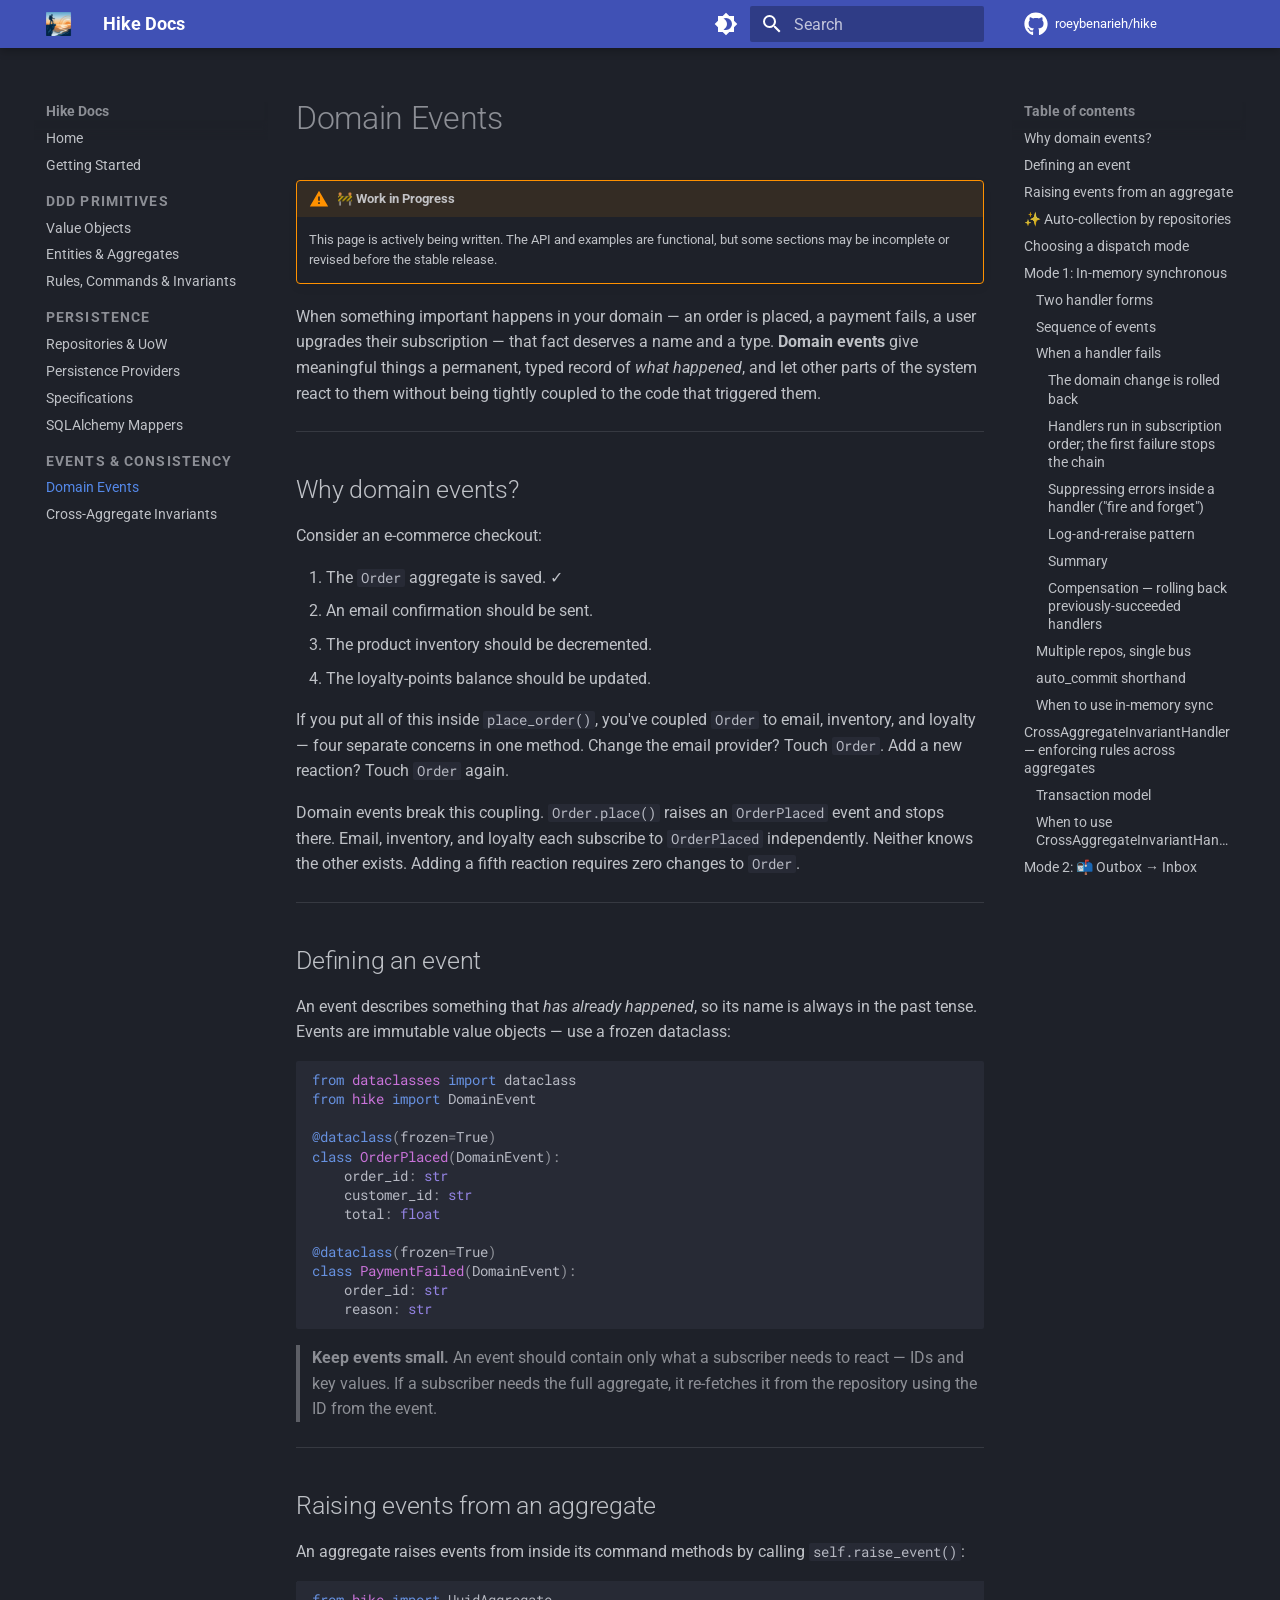
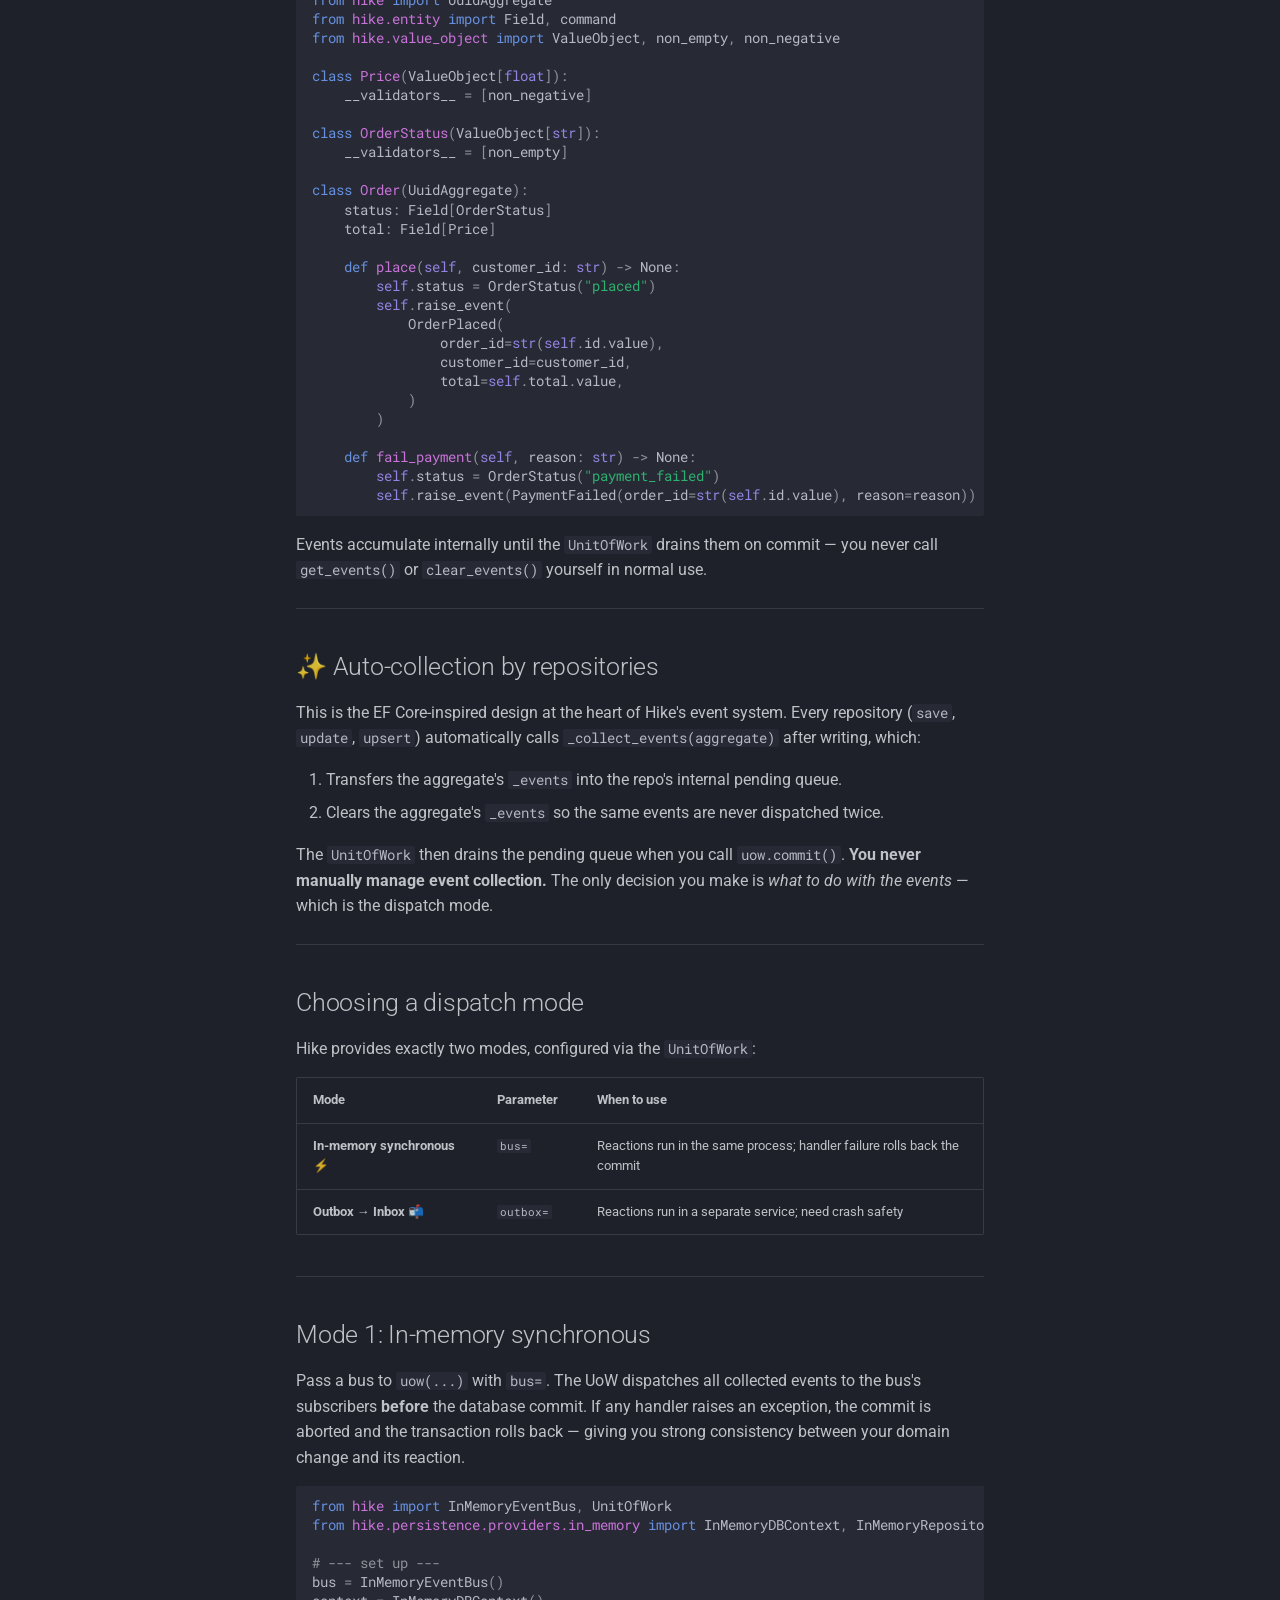
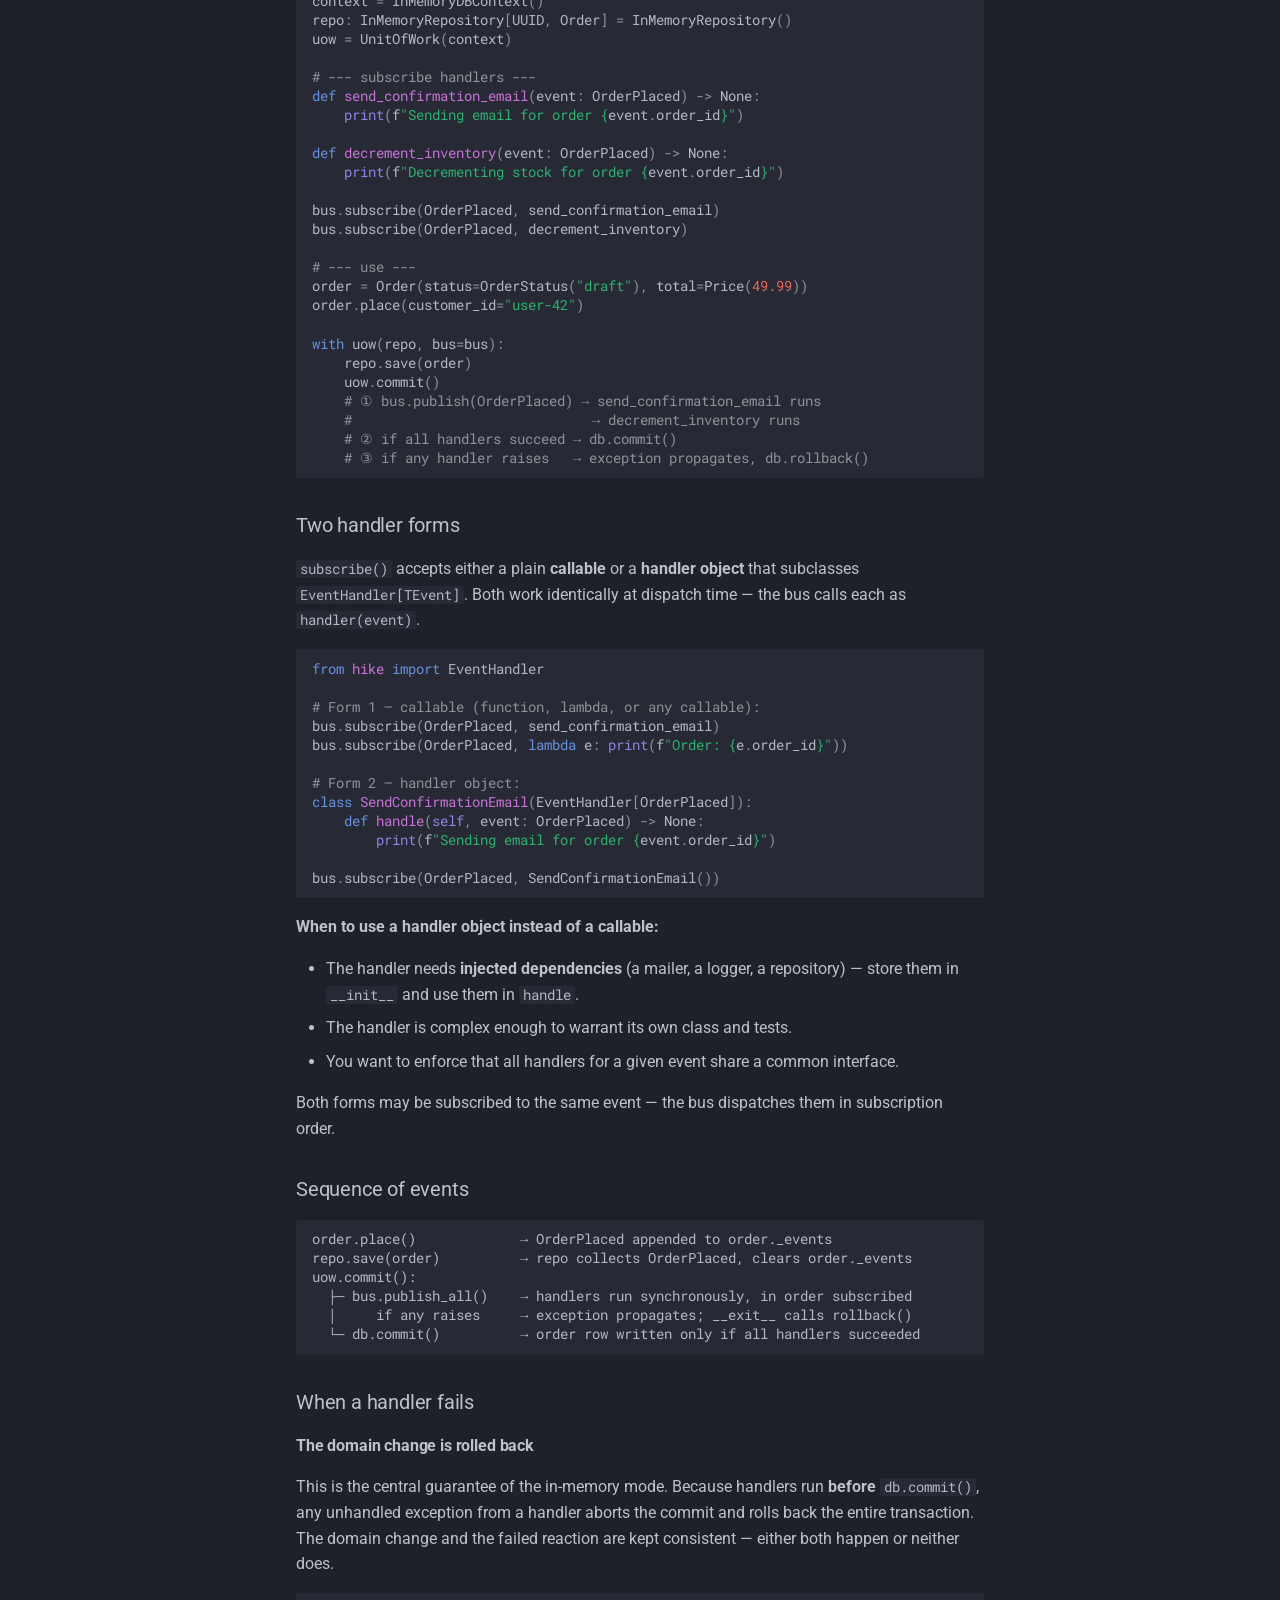
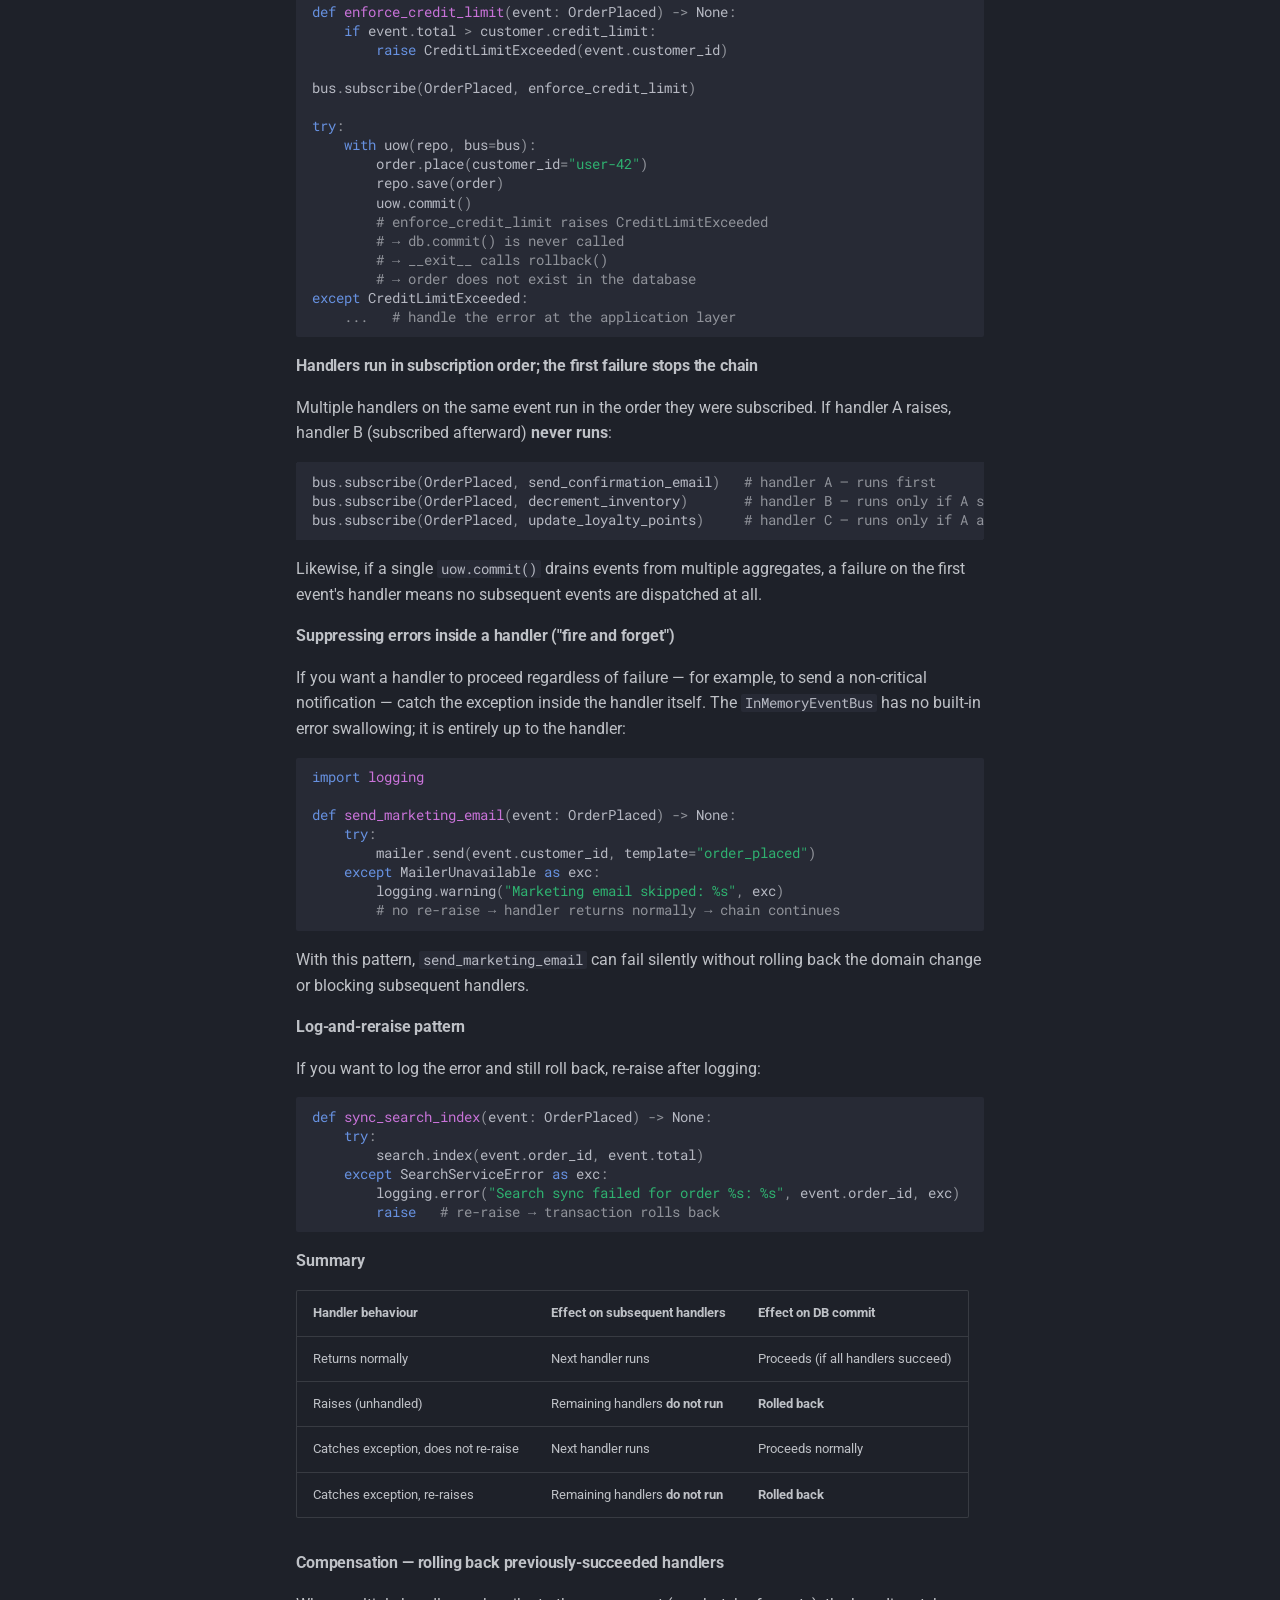
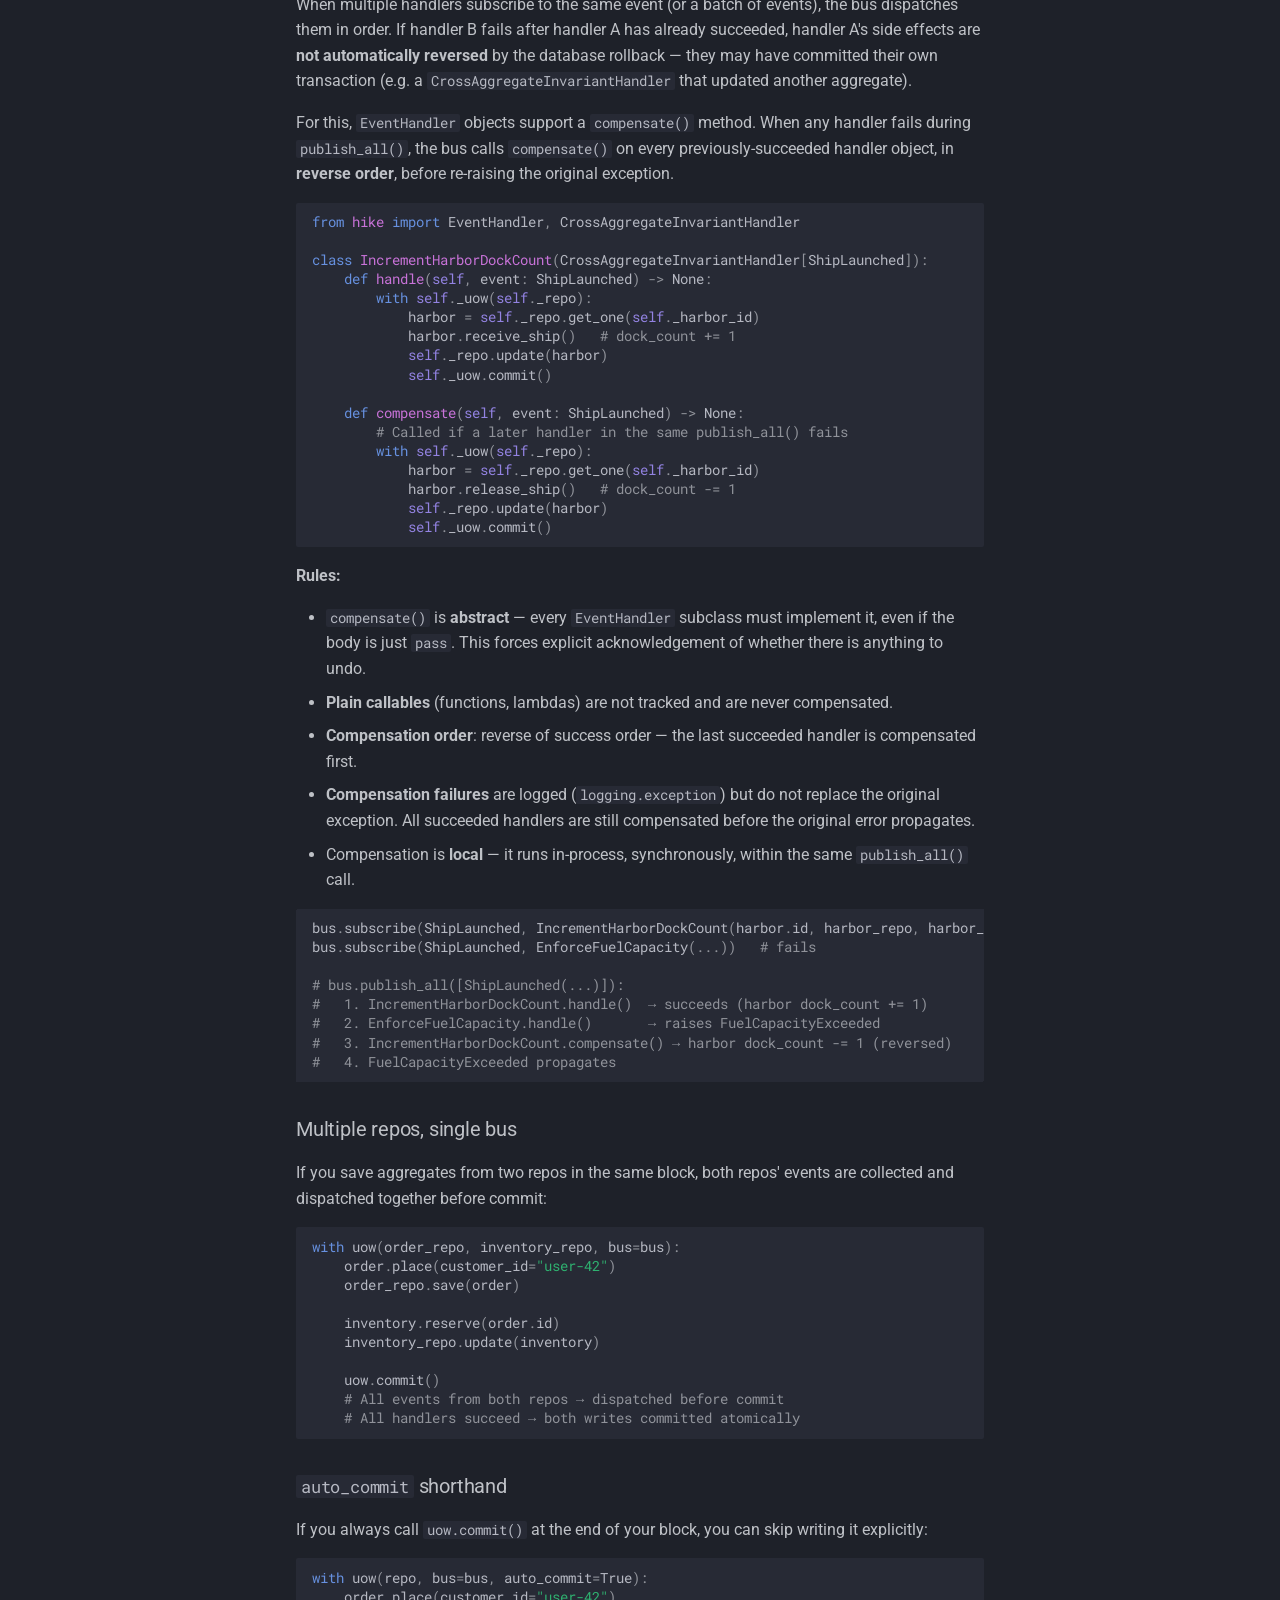
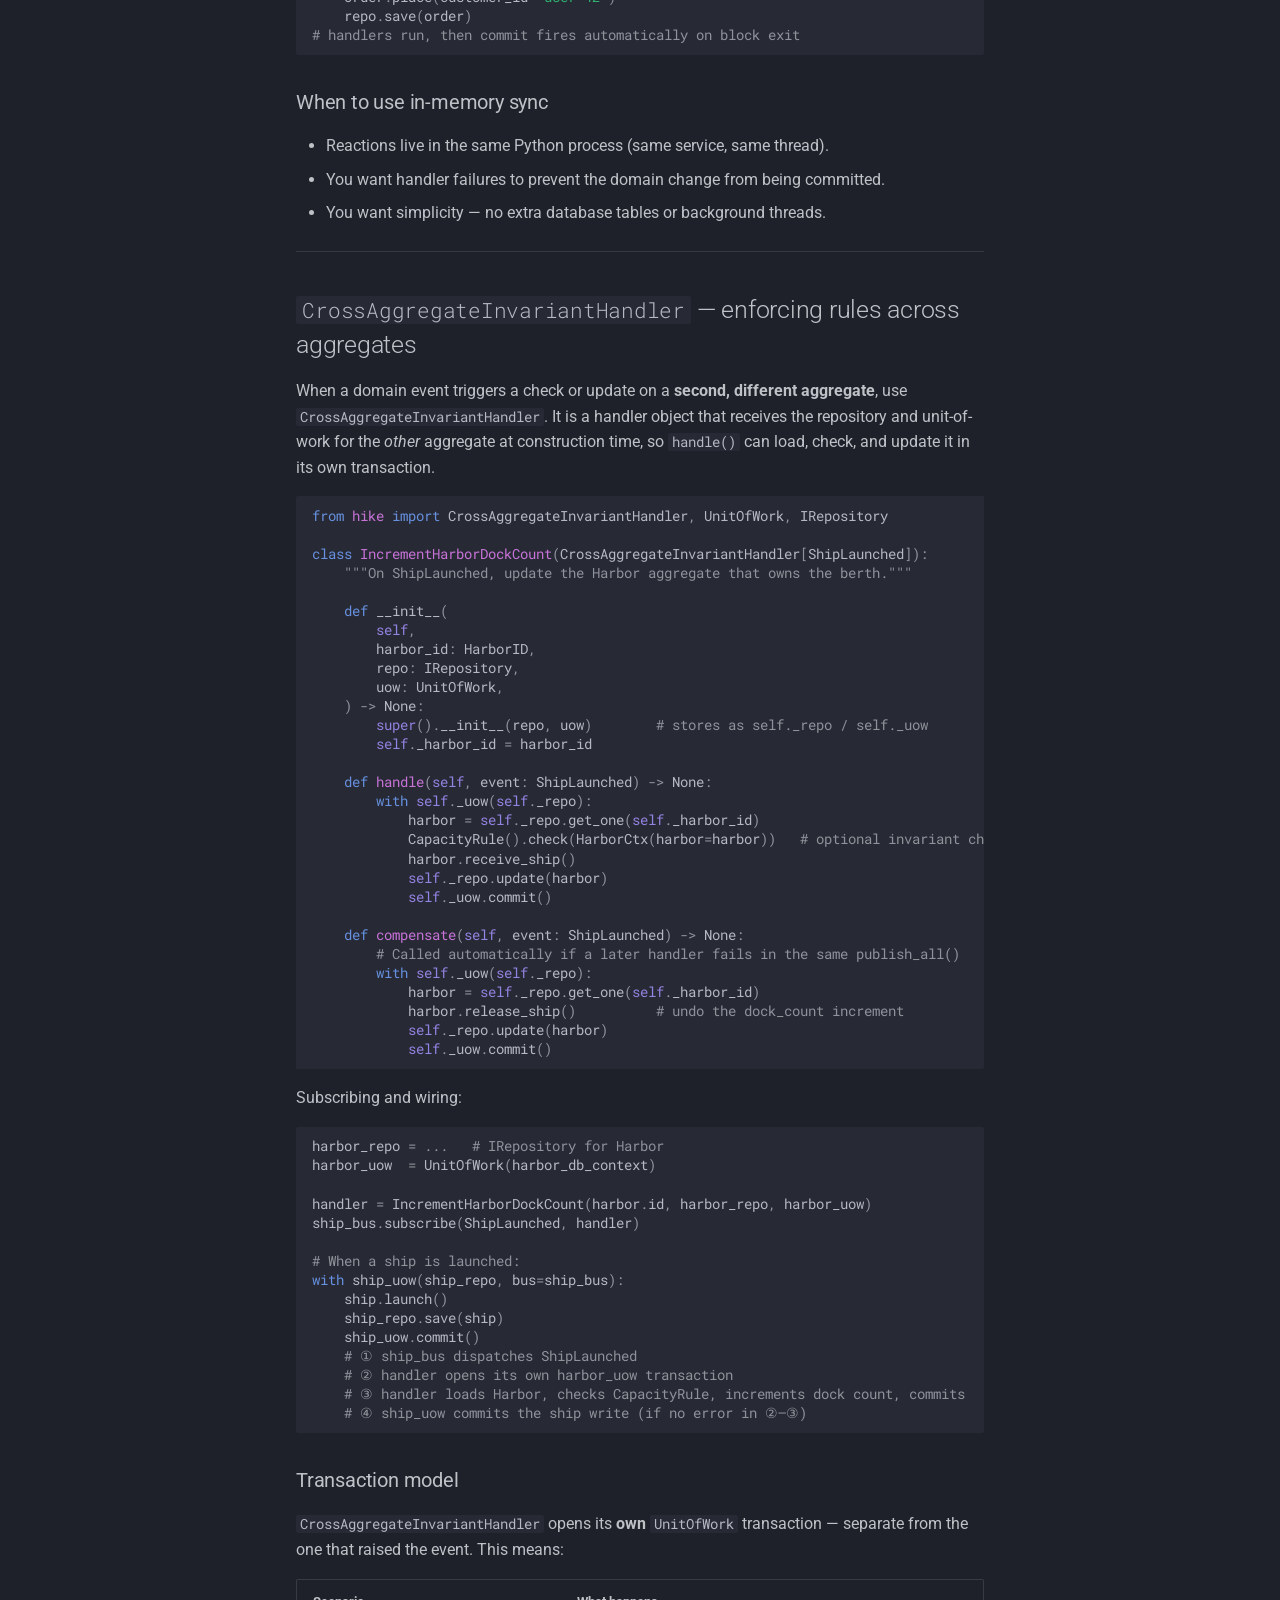
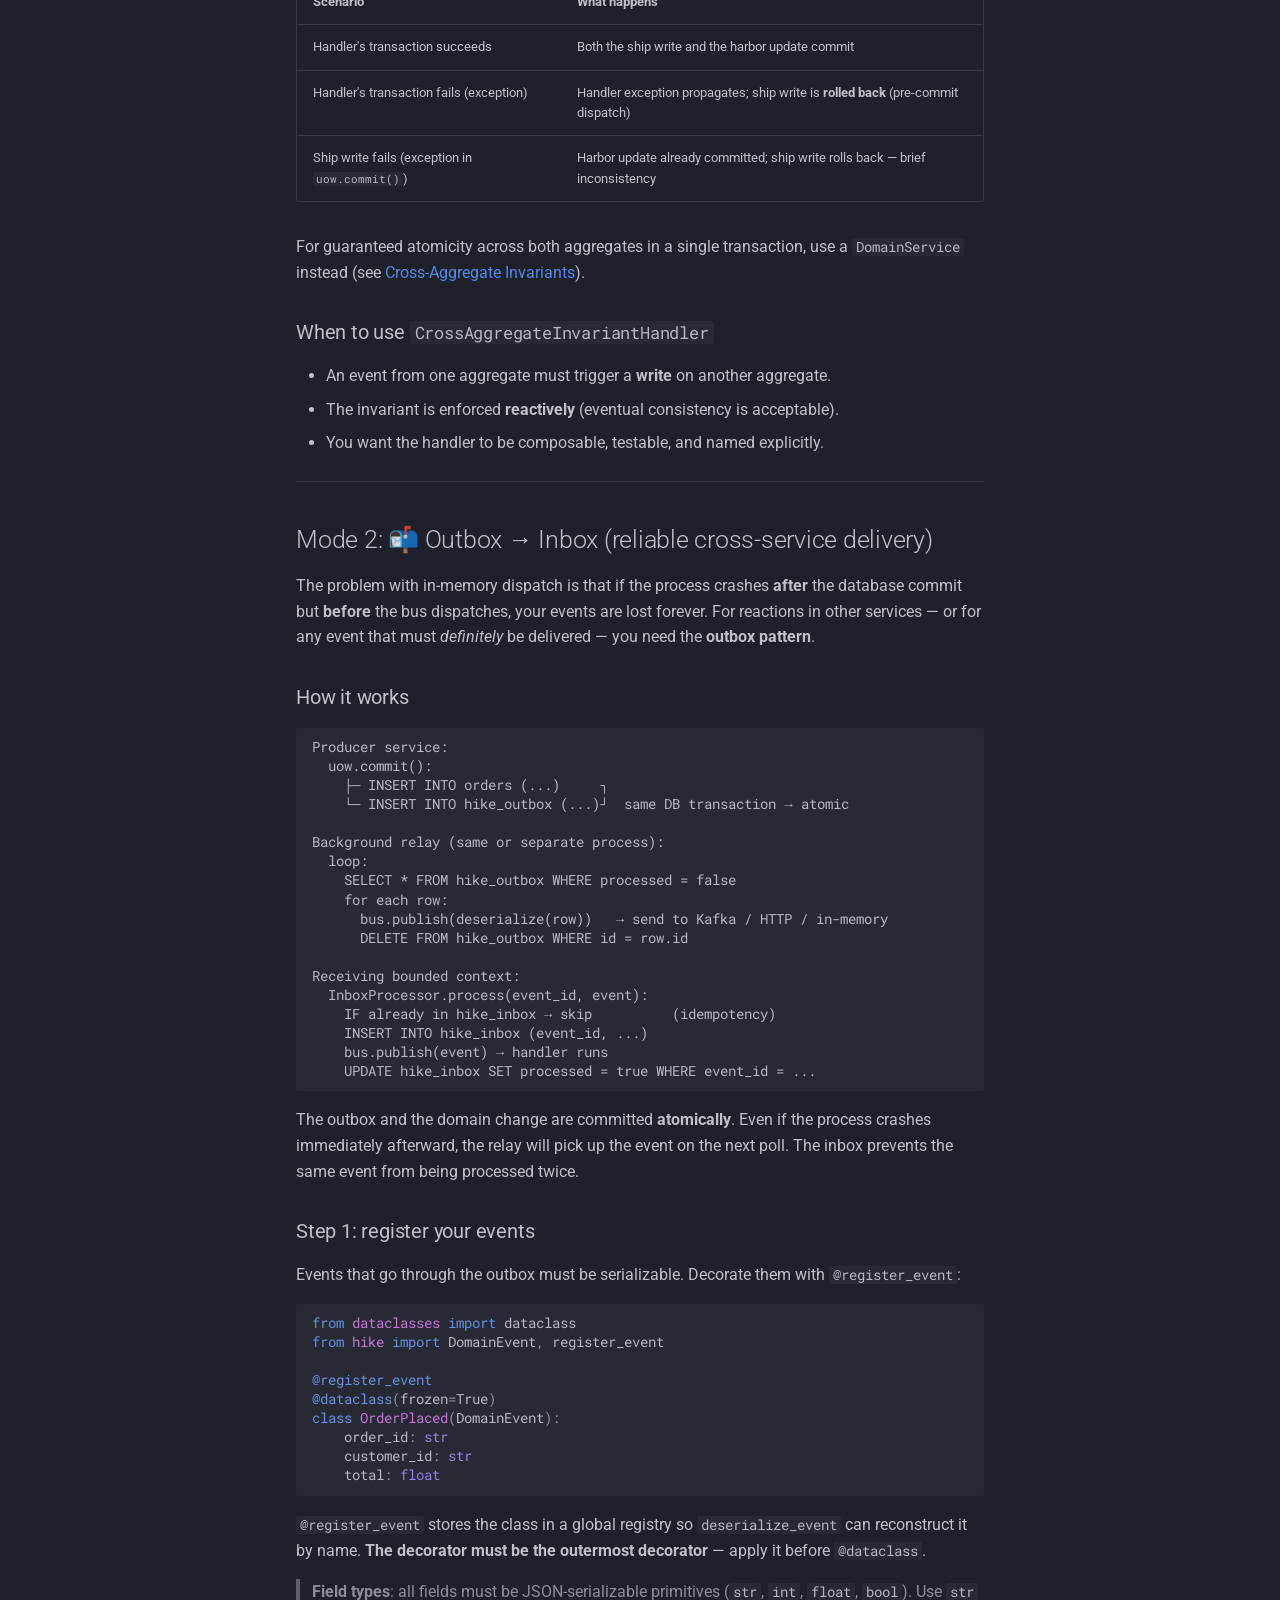
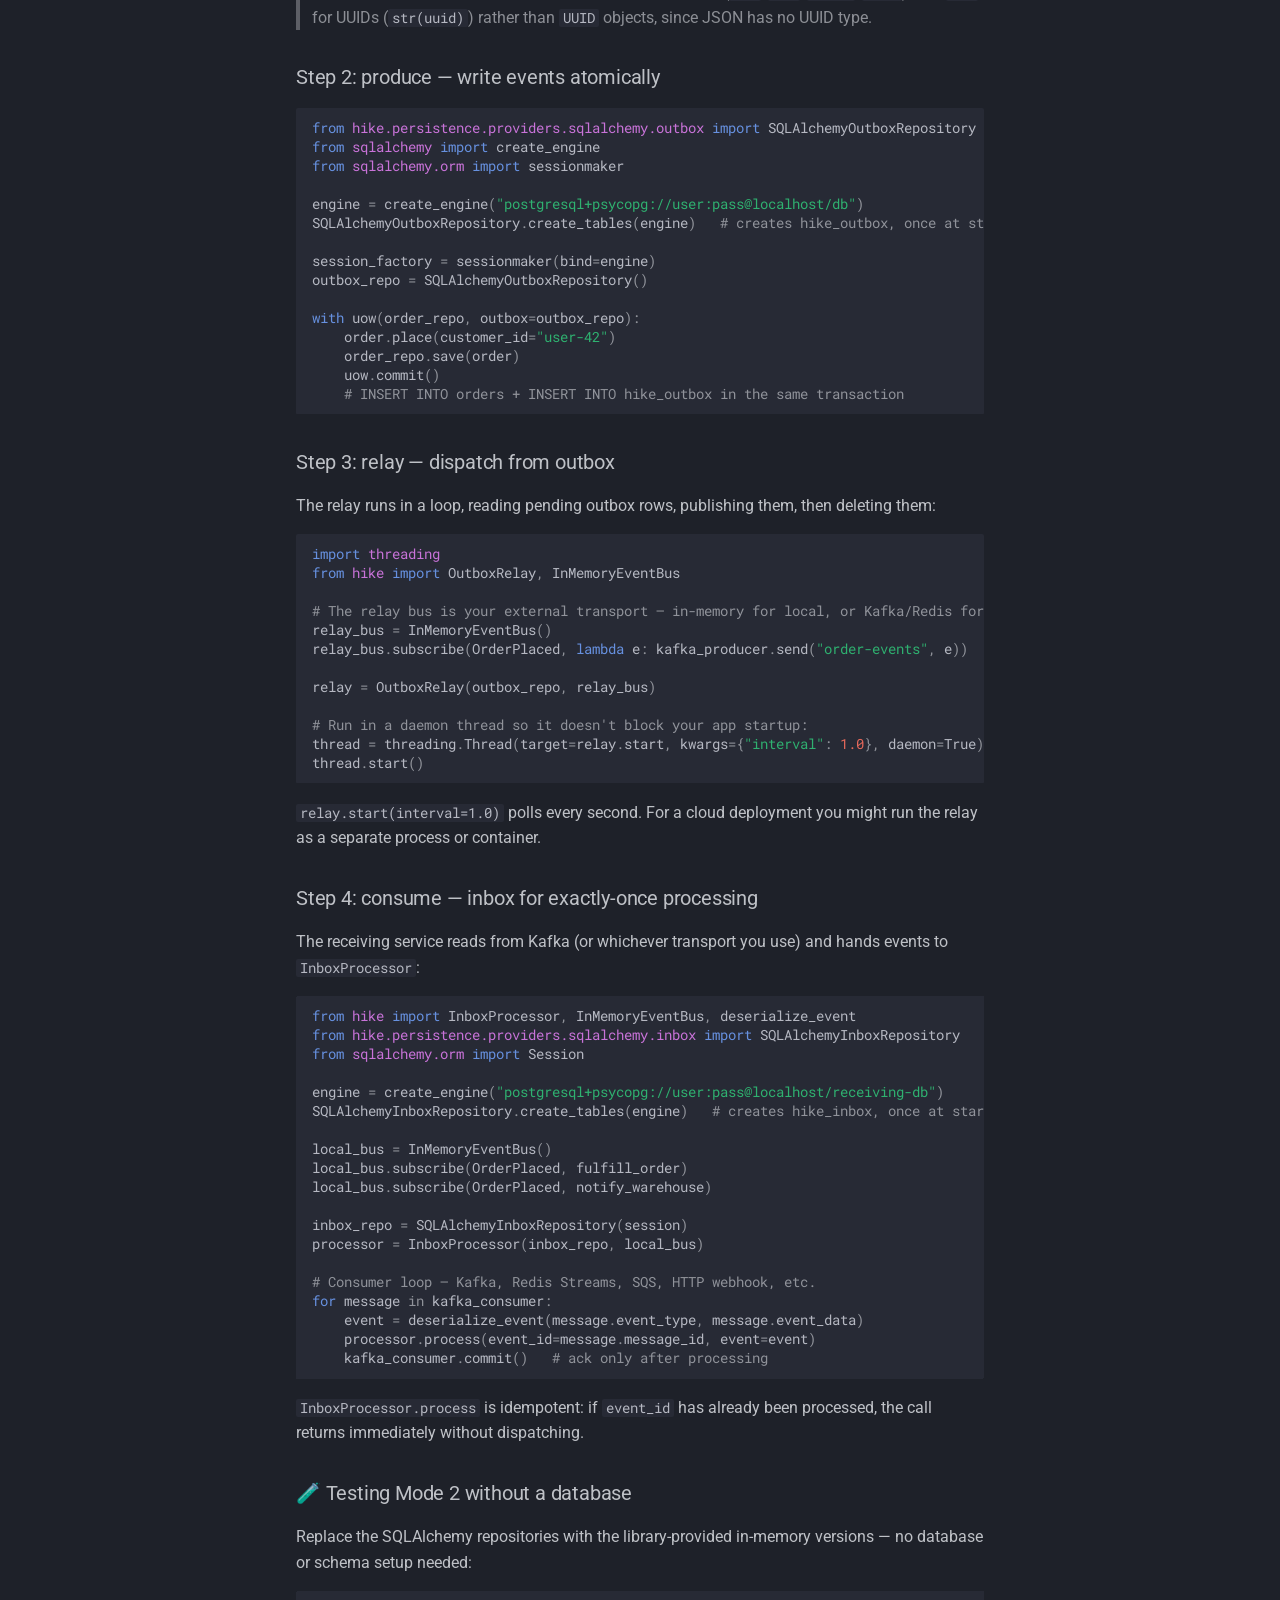
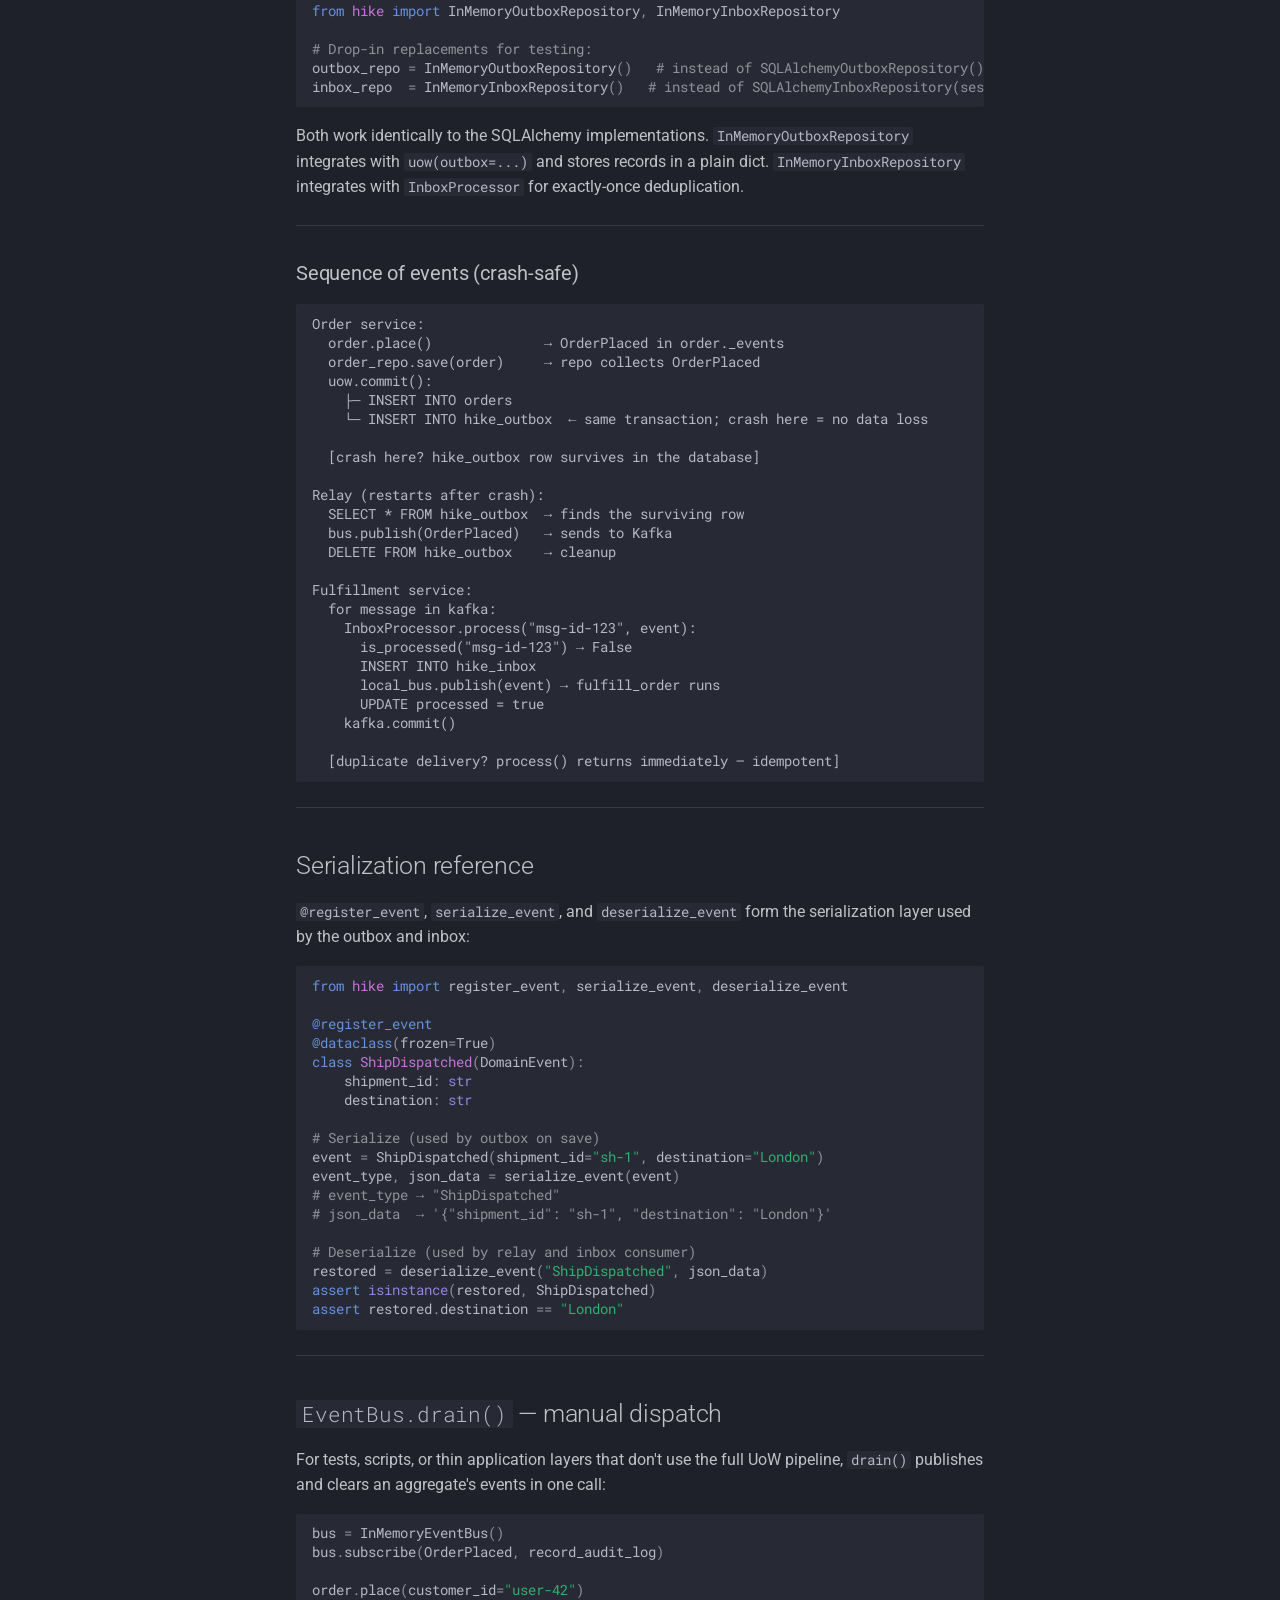
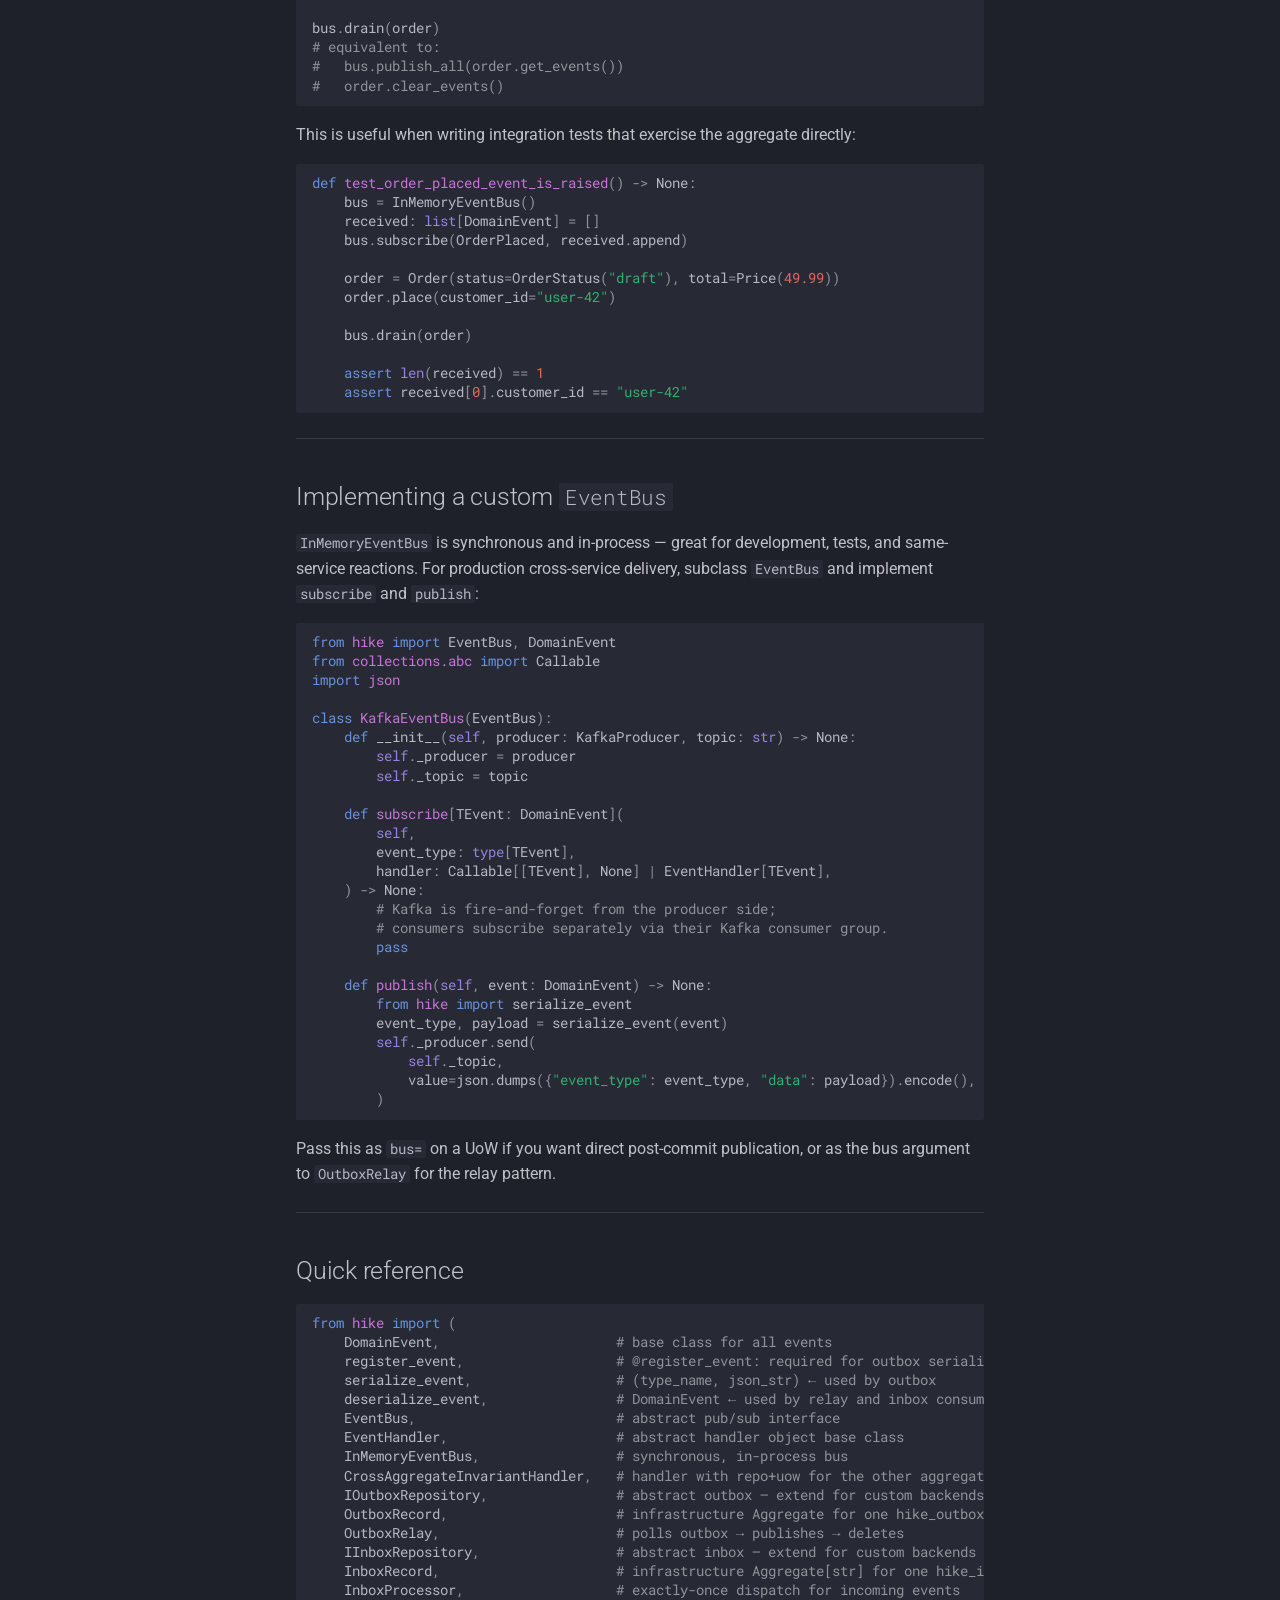
<file: guide/domain-events/index.html>
<!doctype html>
<html lang="en" class="no-js">
  <head>
    
      <meta charset="utf-8">
      <meta name="viewport" content="width=device-width,initial-scale=1">
      
      
      
      
        <link rel="prev" href="../sqlalchemy-mappers/">
      
      
        <link rel="next" href="../cross-aggregate-invariants/">
      
      
        
      
      
      <link rel="icon" href="../../hike-icon.png">
      <meta name="generator" content="mkdocs-1.6.1, mkdocs-material-9.7.7">
    
    
      
        <title>Domain Events - Hike Docs</title>
      
    
    
      <link rel="stylesheet" href="../../assets/stylesheets/main.ec1eaa64.min.css">
      
        
        <link rel="stylesheet" href="../../assets/stylesheets/palette.ab4e12ef.min.css">
      
      


    
    
      
    
    
      
        
        
        <link rel="preconnect" href="https://fonts.gstatic.com" crossorigin>
        <link rel="stylesheet" href="https://fonts.googleapis.com/css?family=Roboto:300,300i,400,400i,700,700i%7CRoboto+Mono:400,400i,700,700i&display=fallback">
        <style>:root{--md-text-font:"Roboto";--md-code-font:"Roboto Mono"}</style>
      
    
    
      <link rel="stylesheet" href="../../stylesheets/extra.css">
    
    <script>__md_scope=new URL("../..",location),__md_hash=e=>[...e].reduce(((e,_)=>(e<<5)-e+_.charCodeAt(0)),0),__md_get=(e,_=localStorage,t=__md_scope)=>JSON.parse(_.getItem(t.pathname+"."+e)),__md_set=(e,_,t=localStorage,a=__md_scope)=>{try{t.setItem(a.pathname+"."+e,JSON.stringify(_))}catch(e){}}</script>
    
      

    
    
  </head>
  
  
    
    
      
    
    
    
    
    <body dir="ltr" data-md-color-scheme="slate" data-md-color-primary="indigo" data-md-color-accent="indigo">
  
    
    <input class="md-toggle" data-md-toggle="drawer" type="checkbox" id="__drawer" autocomplete="off">
    <input class="md-toggle" data-md-toggle="search" type="checkbox" id="__search" autocomplete="off">
    <label class="md-overlay" for="__drawer"></label>
    <div data-md-component="skip">
      
        
        <a href="#domain-events" class="md-skip">
          Skip to content
        </a>
      
    </div>
    <div data-md-component="announce">
      
    </div>
    
    
      

  

<header class="md-header md-header--shadow" data-md-component="header">
  <nav class="md-header__inner md-grid" aria-label="Header">
    <a href="../.." title="Hike Docs" class="md-header__button md-logo" aria-label="Hike Docs" data-md-component="logo">
      
  <img src="../../hike-icon.png" alt="logo">

    </a>
    <label class="md-header__button md-icon" for="__drawer">
      
      <svg xmlns="http://www.w3.org/2000/svg" viewBox="0 0 24 24"><path d="M3 6h18v2H3zm0 5h18v2H3zm0 5h18v2H3z"/></svg>
    </label>
    <div class="md-header__title" data-md-component="header-title">
      <div class="md-header__ellipsis">
        <div class="md-header__topic">
          <span class="md-ellipsis">
            Hike Docs
          </span>
        </div>
        <div class="md-header__topic" data-md-component="header-topic">
          <span class="md-ellipsis">
            
              Domain Events
            
          </span>
        </div>
      </div>
    </div>
    
      
        <form class="md-header__option" data-md-component="palette">
  
    
    
    
    <input class="md-option" data-md-color-media="" data-md-color-scheme="slate" data-md-color-primary="indigo" data-md-color-accent="indigo"  aria-label="Switch to light mode"  type="radio" name="__palette" id="__palette_0">
    
      <label class="md-header__button md-icon" title="Switch to light mode" for="__palette_1" hidden>
        <svg xmlns="http://www.w3.org/2000/svg" viewBox="0 0 24 24"><path d="M12 18c-.89 0-1.74-.2-2.5-.55C11.56 16.5 13 14.42 13 12s-1.44-4.5-3.5-5.45C10.26 6.2 11.11 6 12 6a6 6 0 0 1 6 6 6 6 0 0 1-6 6m8-9.31V4h-4.69L12 .69 8.69 4H4v4.69L.69 12 4 15.31V20h4.69L12 23.31 15.31 20H20v-4.69L23.31 12z"/></svg>
      </label>
    
  
    
    
    
    <input class="md-option" data-md-color-media="" data-md-color-scheme="default" data-md-color-primary="indigo" data-md-color-accent="indigo"  aria-label="Switch to dark mode"  type="radio" name="__palette" id="__palette_1">
    
      <label class="md-header__button md-icon" title="Switch to dark mode" for="__palette_0" hidden>
        <svg xmlns="http://www.w3.org/2000/svg" viewBox="0 0 24 24"><path d="M12 8a4 4 0 0 0-4 4 4 4 0 0 0 4 4 4 4 0 0 0 4-4 4 4 0 0 0-4-4m0 10a6 6 0 0 1-6-6 6 6 0 0 1 6-6 6 6 0 0 1 6 6 6 6 0 0 1-6 6m8-9.31V4h-4.69L12 .69 8.69 4H4v4.69L.69 12 4 15.31V20h4.69L12 23.31 15.31 20H20v-4.69L23.31 12z"/></svg>
      </label>
    
  
</form>
      
    
    
      <script>var palette=__md_get("__palette");if(palette&&palette.color){if("(prefers-color-scheme)"===palette.color.media){var media=matchMedia("(prefers-color-scheme: light)"),input=document.querySelector(media.matches?"[data-md-color-media='(prefers-color-scheme: light)']":"[data-md-color-media='(prefers-color-scheme: dark)']");palette.color.media=input.getAttribute("data-md-color-media"),palette.color.scheme=input.getAttribute("data-md-color-scheme"),palette.color.primary=input.getAttribute("data-md-color-primary"),palette.color.accent=input.getAttribute("data-md-color-accent")}for(var[key,value]of Object.entries(palette.color))document.body.setAttribute("data-md-color-"+key,value)}</script>
    
    
    
      
      
        <label class="md-header__button md-icon" for="__search">
          
          <svg xmlns="http://www.w3.org/2000/svg" viewBox="0 0 24 24"><path d="M9.5 3A6.5 6.5 0 0 1 16 9.5c0 1.61-.59 3.09-1.56 4.23l.27.27h.79l5 5-1.5 1.5-5-5v-.79l-.27-.27A6.52 6.52 0 0 1 9.5 16 6.5 6.5 0 0 1 3 9.5 6.5 6.5 0 0 1 9.5 3m0 2C7 5 5 7 5 9.5S7 14 9.5 14 14 12 14 9.5 12 5 9.5 5"/></svg>
        </label>
        <div class="md-search" data-md-component="search" role="dialog">
  <label class="md-search__overlay" for="__search"></label>
  <div class="md-search__inner" role="search">
    <form class="md-search__form" name="search">
      <input type="text" class="md-search__input" name="query" aria-label="Search" placeholder="Search" autocapitalize="off" autocorrect="off" autocomplete="off" spellcheck="false" data-md-component="search-query" required>
      <label class="md-search__icon md-icon" for="__search">
        
        <svg xmlns="http://www.w3.org/2000/svg" viewBox="0 0 24 24"><path d="M9.5 3A6.5 6.5 0 0 1 16 9.5c0 1.61-.59 3.09-1.56 4.23l.27.27h.79l5 5-1.5 1.5-5-5v-.79l-.27-.27A6.52 6.52 0 0 1 9.5 16 6.5 6.5 0 0 1 3 9.5 6.5 6.5 0 0 1 9.5 3m0 2C7 5 5 7 5 9.5S7 14 9.5 14 14 12 14 9.5 12 5 9.5 5"/></svg>
        
        <svg xmlns="http://www.w3.org/2000/svg" viewBox="0 0 24 24"><path d="M20 11v2H8l5.5 5.5-1.42 1.42L4.16 12l7.92-7.92L13.5 5.5 8 11z"/></svg>
      </label>
      <nav class="md-search__options" aria-label="Search">
        
        <button type="reset" class="md-search__icon md-icon" title="Clear" aria-label="Clear" tabindex="-1">
          
          <svg xmlns="http://www.w3.org/2000/svg" viewBox="0 0 24 24"><path d="M19 6.41 17.59 5 12 10.59 6.41 5 5 6.41 10.59 12 5 17.59 6.41 19 12 13.41 17.59 19 19 17.59 13.41 12z"/></svg>
        </button>
      </nav>
      
    </form>
    <div class="md-search__output">
      <div class="md-search__scrollwrap" tabindex="0" data-md-scrollfix>
        <div class="md-search-result" data-md-component="search-result">
          <div class="md-search-result__meta">
            Initializing search
          </div>
          <ol class="md-search-result__list" role="presentation"></ol>
        </div>
      </div>
    </div>
  </div>
</div>
      
    
    
      <div class="md-header__source">
        <a href="https://github.com/roeybenarieh/hike" title="Go to repository" class="md-source" data-md-component="source">
  <div class="md-source__icon md-icon">
    
    <svg xmlns="http://www.w3.org/2000/svg" viewBox="0 0 512 512"><!--! Font Awesome Free 7.1.0 by @fontawesome - https://fontawesome.com License - https://fontawesome.com/license/free (Icons: CC BY 4.0, Fonts: SIL OFL 1.1, Code: MIT License) Copyright 2025 Fonticons, Inc.--><path d="M173.9 397.4c0 2-2.3 3.6-5.2 3.6-3.3.3-5.6-1.3-5.6-3.6 0-2 2.3-3.6 5.2-3.6 3-.3 5.6 1.3 5.6 3.6m-31.1-4.5c-.7 2 1.3 4.3 4.3 4.9 2.6 1 5.6 0 6.2-2s-1.3-4.3-4.3-5.2c-2.6-.7-5.5.3-6.2 2.3m44.2-1.7c-2.9.7-4.9 2.6-4.6 4.9.3 2 2.9 3.3 5.9 2.6 2.9-.7 4.9-2.6 4.6-4.6-.3-1.9-3-3.2-5.9-2.9M252.8 8C114.1 8 8 113.3 8 252c0 110.9 69.8 205.8 169.5 239.2 12.8 2.3 17.3-5.6 17.3-12.1 0-6.2-.3-40.4-.3-61.4 0 0-70 15-84.7-29.8 0 0-11.4-29.1-27.8-36.6 0 0-22.9-15.7 1.6-15.4 0 0 24.9 2 38.6 25.8 21.9 38.6 58.6 27.5 72.9 20.9 2.3-16 8.8-27.1 16-33.7-55.9-6.2-112.3-14.3-112.3-110.5 0-27.5 7.6-41.3 23.6-58.9-2.6-6.5-11.1-33.3 2.6-67.9 20.9-6.5 69 27 69 27 20-5.6 41.5-8.5 62.8-8.5s42.8 2.9 62.8 8.5c0 0 48.1-33.6 69-27 13.7 34.7 5.2 61.4 2.6 67.9 16 17.7 25.8 31.5 25.8 58.9 0 96.5-58.9 104.2-114.8 110.5 9.2 7.9 17 22.9 17 46.4 0 33.7-.3 75.4-.3 83.6 0 6.5 4.6 14.4 17.3 12.1C436.2 457.8 504 362.9 504 252 504 113.3 391.5 8 252.8 8M105.2 352.9c-1.3 1-1 3.3.7 5.2 1.6 1.6 3.9 2.3 5.2 1 1.3-1 1-3.3-.7-5.2-1.6-1.6-3.9-2.3-5.2-1m-10.8-8.1c-.7 1.3.3 2.9 2.3 3.9 1.6 1 3.6.7 4.3-.7.7-1.3-.3-2.9-2.3-3.9-2-.6-3.6-.3-4.3.7m32.4 35.6c-1.6 1.3-1 4.3 1.3 6.2 2.3 2.3 5.2 2.6 6.5 1 1.3-1.3.7-4.3-1.3-6.2-2.2-2.3-5.2-2.6-6.5-1m-11.4-14.7c-1.6 1-1.6 3.6 0 5.9s4.3 3.3 5.6 2.3c1.6-1.3 1.6-3.9 0-6.2-1.4-2.3-4-3.3-5.6-2"/></svg>
  </div>
  <div class="md-source__repository">
    roeybenarieh/hike
  </div>
</a>
      </div>
    
  </nav>
  
</header>
    
    <div class="md-container" data-md-component="container">
      
      
        
          
        
      
      <main class="md-main" data-md-component="main">
        <div class="md-main__inner md-grid">
          
            
              
              <div class="md-sidebar md-sidebar--primary" data-md-component="sidebar" data-md-type="navigation" >
                <div class="md-sidebar__scrollwrap">
                  <div class="md-sidebar__inner">
                    



<nav class="md-nav md-nav--primary" aria-label="Navigation" data-md-level="0">
  <label class="md-nav__title" for="__drawer">
    <a href="../.." title="Hike Docs" class="md-nav__button md-logo" aria-label="Hike Docs" data-md-component="logo">
      
  <img src="../../hike-icon.png" alt="logo">

    </a>
    Hike Docs
  </label>
  
    <div class="md-nav__source">
      <a href="https://github.com/roeybenarieh/hike" title="Go to repository" class="md-source" data-md-component="source">
  <div class="md-source__icon md-icon">
    
    <svg xmlns="http://www.w3.org/2000/svg" viewBox="0 0 512 512"><!--! Font Awesome Free 7.1.0 by @fontawesome - https://fontawesome.com License - https://fontawesome.com/license/free (Icons: CC BY 4.0, Fonts: SIL OFL 1.1, Code: MIT License) Copyright 2025 Fonticons, Inc.--><path d="M173.9 397.4c0 2-2.3 3.6-5.2 3.6-3.3.3-5.6-1.3-5.6-3.6 0-2 2.3-3.6 5.2-3.6 3-.3 5.6 1.3 5.6 3.6m-31.1-4.5c-.7 2 1.3 4.3 4.3 4.9 2.6 1 5.6 0 6.2-2s-1.3-4.3-4.3-5.2c-2.6-.7-5.5.3-6.2 2.3m44.2-1.7c-2.9.7-4.9 2.6-4.6 4.9.3 2 2.9 3.3 5.9 2.6 2.9-.7 4.9-2.6 4.6-4.6-.3-1.9-3-3.2-5.9-2.9M252.8 8C114.1 8 8 113.3 8 252c0 110.9 69.8 205.8 169.5 239.2 12.8 2.3 17.3-5.6 17.3-12.1 0-6.2-.3-40.4-.3-61.4 0 0-70 15-84.7-29.8 0 0-11.4-29.1-27.8-36.6 0 0-22.9-15.7 1.6-15.4 0 0 24.9 2 38.6 25.8 21.9 38.6 58.6 27.5 72.9 20.9 2.3-16 8.8-27.1 16-33.7-55.9-6.2-112.3-14.3-112.3-110.5 0-27.5 7.6-41.3 23.6-58.9-2.6-6.5-11.1-33.3 2.6-67.9 20.9-6.5 69 27 69 27 20-5.6 41.5-8.5 62.8-8.5s42.8 2.9 62.8 8.5c0 0 48.1-33.6 69-27 13.7 34.7 5.2 61.4 2.6 67.9 16 17.7 25.8 31.5 25.8 58.9 0 96.5-58.9 104.2-114.8 110.5 9.2 7.9 17 22.9 17 46.4 0 33.7-.3 75.4-.3 83.6 0 6.5 4.6 14.4 17.3 12.1C436.2 457.8 504 362.9 504 252 504 113.3 391.5 8 252.8 8M105.2 352.9c-1.3 1-1 3.3.7 5.2 1.6 1.6 3.9 2.3 5.2 1 1.3-1 1-3.3-.7-5.2-1.6-1.6-3.9-2.3-5.2-1m-10.8-8.1c-.7 1.3.3 2.9 2.3 3.9 1.6 1 3.6.7 4.3-.7.7-1.3-.3-2.9-2.3-3.9-2-.6-3.6-.3-4.3.7m32.4 35.6c-1.6 1.3-1 4.3 1.3 6.2 2.3 2.3 5.2 2.6 6.5 1 1.3-1.3.7-4.3-1.3-6.2-2.2-2.3-5.2-2.6-6.5-1m-11.4-14.7c-1.6 1-1.6 3.6 0 5.9s4.3 3.3 5.6 2.3c1.6-1.3 1.6-3.9 0-6.2-1.4-2.3-4-3.3-5.6-2"/></svg>
  </div>
  <div class="md-source__repository">
    roeybenarieh/hike
  </div>
</a>
    </div>
  
  <ul class="md-nav__list" data-md-scrollfix>
    
      
      
  
  
  
  
    <li class="md-nav__item">
      <a href="../.." class="md-nav__link">
        
  
  
  <span class="md-ellipsis">
    
  
    Home
  

    
  </span>
  
  

      </a>
    </li>
  

    
      
      
  
  
  
  
    <li class="md-nav__item">
      <a href="../getting-started/" class="md-nav__link">
        
  
  
  <span class="md-ellipsis">
    
  
    Getting Started
  

    
  </span>
  
  

      </a>
    </li>
  

    
      
      
  
  
  
  
    
    
    
    
      
        
        
      
    
    
    <li class="md-nav__item md-nav__item--section md-nav__item--nested">
      
        
        
        <input class="md-nav__toggle md-toggle " type="checkbox" id="__nav_3" >
        
          
          <label class="md-nav__link" for="__nav_3" id="__nav_3_label" tabindex="">
            
  
  
  <span class="md-ellipsis">
    
  
    DDD Primitives
  

    
  </span>
  
  

            <span class="md-nav__icon md-icon"></span>
          </label>
        
        <nav class="md-nav" data-md-level="1" aria-labelledby="__nav_3_label" aria-expanded="false">
          <label class="md-nav__title" for="__nav_3">
            <span class="md-nav__icon md-icon"></span>
            
  
    DDD Primitives
  

          </label>
          <ul class="md-nav__list" data-md-scrollfix>
            
              
                
  
  
  
  
    <li class="md-nav__item">
      <a href="../value-objects/" class="md-nav__link">
        
  
  
  <span class="md-ellipsis">
    
  
    Value Objects
  

    
  </span>
  
  

      </a>
    </li>
  

              
            
              
                
  
  
  
  
    <li class="md-nav__item">
      <a href="../entities-aggregates/" class="md-nav__link">
        
  
  
  <span class="md-ellipsis">
    
  
    Entities & Aggregates
  

    
  </span>
  
  

      </a>
    </li>
  

              
            
              
                
  
  
  
  
    <li class="md-nav__item">
      <a href="../rules-commands/" class="md-nav__link">
        
  
  
  <span class="md-ellipsis">
    
  
    Rules, Commands & Invariants
  

    
  </span>
  
  

      </a>
    </li>
  

              
            
          </ul>
        </nav>
      
    </li>
  

    
      
      
  
  
  
  
    
    
    
    
      
        
        
      
    
    
    <li class="md-nav__item md-nav__item--section md-nav__item--nested">
      
        
        
        <input class="md-nav__toggle md-toggle " type="checkbox" id="__nav_4" >
        
          
          <label class="md-nav__link" for="__nav_4" id="__nav_4_label" tabindex="">
            
  
  
  <span class="md-ellipsis">
    
  
    Persistence
  

    
  </span>
  
  

            <span class="md-nav__icon md-icon"></span>
          </label>
        
        <nav class="md-nav" data-md-level="1" aria-labelledby="__nav_4_label" aria-expanded="false">
          <label class="md-nav__title" for="__nav_4">
            <span class="md-nav__icon md-icon"></span>
            
  
    Persistence
  

          </label>
          <ul class="md-nav__list" data-md-scrollfix>
            
              
                
  
  
  
  
    <li class="md-nav__item">
      <a href="../repositories-uow/" class="md-nav__link">
        
  
  
  <span class="md-ellipsis">
    
  
    Repositories & UoW
  

    
  </span>
  
  

      </a>
    </li>
  

              
            
              
                
  
  
  
  
    <li class="md-nav__item">
      <a href="../persistence-providers/" class="md-nav__link">
        
  
  
  <span class="md-ellipsis">
    
  
    Persistence Providers
  

    
  </span>
  
  

      </a>
    </li>
  

              
            
              
                
  
  
  
  
    <li class="md-nav__item">
      <a href="../specifications/" class="md-nav__link">
        
  
  
  <span class="md-ellipsis">
    
  
    Specifications
  

    
  </span>
  
  

      </a>
    </li>
  

              
            
              
                
  
  
  
  
    <li class="md-nav__item">
      <a href="../sqlalchemy-mappers/" class="md-nav__link">
        
  
  
  <span class="md-ellipsis">
    
  
    SQLAlchemy Mappers
  

    
  </span>
  
  

      </a>
    </li>
  

              
            
          </ul>
        </nav>
      
    </li>
  

    
      
      
  
  
    
  
  
  
    
    
    
    
      
        
        
      
    
    
    <li class="md-nav__item md-nav__item--active md-nav__item--section md-nav__item--nested">
      
        
        
        <input class="md-nav__toggle md-toggle " type="checkbox" id="__nav_5" checked>
        
          
          <label class="md-nav__link" for="__nav_5" id="__nav_5_label" tabindex="">
            
  
  
  <span class="md-ellipsis">
    
  
    Events & Consistency
  

    
  </span>
  
  

            <span class="md-nav__icon md-icon"></span>
          </label>
        
        <nav class="md-nav" data-md-level="1" aria-labelledby="__nav_5_label" aria-expanded="true">
          <label class="md-nav__title" for="__nav_5">
            <span class="md-nav__icon md-icon"></span>
            
  
    Events & Consistency
  

          </label>
          <ul class="md-nav__list" data-md-scrollfix>
            
              
                
  
  
    
  
  
  
    <li class="md-nav__item md-nav__item--active">
      
      <input class="md-nav__toggle md-toggle" type="checkbox" id="__toc">
      
      
        
      
      
        <label class="md-nav__link md-nav__link--active" for="__toc">
          
  
  
  <span class="md-ellipsis">
    
  
    Domain Events
  

    
  </span>
  
  

          <span class="md-nav__icon md-icon"></span>
        </label>
      
      <a href="./" class="md-nav__link md-nav__link--active">
        
  
  
  <span class="md-ellipsis">
    
  
    Domain Events
  

    
  </span>
  
  

      </a>
      
        

<nav class="md-nav md-nav--secondary" aria-label="Table of contents">
  
  
  
    
  
  
    <label class="md-nav__title" for="__toc">
      <span class="md-nav__icon md-icon"></span>
      Table of contents
    </label>
    <ul class="md-nav__list" data-md-component="toc" data-md-scrollfix>
      
        <li class="md-nav__item">
  <a href="#why-domain-events" class="md-nav__link">
    <span class="md-ellipsis">
      
        Why domain events?
      
    </span>
  </a>
  
</li>
      
        <li class="md-nav__item">
  <a href="#defining-an-event" class="md-nav__link">
    <span class="md-ellipsis">
      
        Defining an event
      
    </span>
  </a>
  
</li>
      
        <li class="md-nav__item">
  <a href="#raising-events-from-an-aggregate" class="md-nav__link">
    <span class="md-ellipsis">
      
        Raising events from an aggregate
      
    </span>
  </a>
  
</li>
      
        <li class="md-nav__item">
  <a href="#auto-collection-by-repositories" class="md-nav__link">
    <span class="md-ellipsis">
      
        ✨ Auto-collection by repositories
      
    </span>
  </a>
  
</li>
      
        <li class="md-nav__item">
  <a href="#choosing-a-dispatch-mode" class="md-nav__link">
    <span class="md-ellipsis">
      
        Choosing a dispatch mode
      
    </span>
  </a>
  
</li>
      
        <li class="md-nav__item">
  <a href="#mode-1-in-memory-synchronous" class="md-nav__link">
    <span class="md-ellipsis">
      
        Mode 1: In-memory synchronous
      
    </span>
  </a>
  
    <nav class="md-nav" aria-label="Mode 1: In-memory synchronous">
      <ul class="md-nav__list">
        
          <li class="md-nav__item">
  <a href="#two-handler-forms" class="md-nav__link">
    <span class="md-ellipsis">
      
        Two handler forms
      
    </span>
  </a>
  
</li>
        
          <li class="md-nav__item">
  <a href="#sequence-of-events" class="md-nav__link">
    <span class="md-ellipsis">
      
        Sequence of events
      
    </span>
  </a>
  
</li>
        
          <li class="md-nav__item">
  <a href="#when-a-handler-fails" class="md-nav__link">
    <span class="md-ellipsis">
      
        When a handler fails
      
    </span>
  </a>
  
    <nav class="md-nav" aria-label="When a handler fails">
      <ul class="md-nav__list">
        
          <li class="md-nav__item">
  <a href="#the-domain-change-is-rolled-back" class="md-nav__link">
    <span class="md-ellipsis">
      
        The domain change is rolled back
      
    </span>
  </a>
  
</li>
        
          <li class="md-nav__item">
  <a href="#handlers-run-in-subscription-order-the-first-failure-stops-the-chain" class="md-nav__link">
    <span class="md-ellipsis">
      
        Handlers run in subscription order; the first failure stops the chain
      
    </span>
  </a>
  
</li>
        
          <li class="md-nav__item">
  <a href="#suppressing-errors-inside-a-handler-fire-and-forget" class="md-nav__link">
    <span class="md-ellipsis">
      
        Suppressing errors inside a handler ("fire and forget")
      
    </span>
  </a>
  
</li>
        
          <li class="md-nav__item">
  <a href="#log-and-reraise-pattern" class="md-nav__link">
    <span class="md-ellipsis">
      
        Log-and-reraise pattern
      
    </span>
  </a>
  
</li>
        
          <li class="md-nav__item">
  <a href="#summary" class="md-nav__link">
    <span class="md-ellipsis">
      
        Summary
      
    </span>
  </a>
  
</li>
        
          <li class="md-nav__item">
  <a href="#compensation-rolling-back-previously-succeeded-handlers" class="md-nav__link">
    <span class="md-ellipsis">
      
        Compensation — rolling back previously-succeeded handlers
      
    </span>
  </a>
  
</li>
        
      </ul>
    </nav>
  
</li>
        
          <li class="md-nav__item">
  <a href="#multiple-repos-single-bus" class="md-nav__link">
    <span class="md-ellipsis">
      
        Multiple repos, single bus
      
    </span>
  </a>
  
</li>
        
          <li class="md-nav__item">
  <a href="#auto_commit-shorthand" class="md-nav__link">
    <span class="md-ellipsis">
      
        auto_commit shorthand
      
    </span>
  </a>
  
</li>
        
          <li class="md-nav__item">
  <a href="#when-to-use-in-memory-sync" class="md-nav__link">
    <span class="md-ellipsis">
      
        When to use in-memory sync
      
    </span>
  </a>
  
</li>
        
      </ul>
    </nav>
  
</li>
      
        <li class="md-nav__item">
  <a href="#crossaggregateinvarianthandler-enforcing-rules-across-aggregates" class="md-nav__link">
    <span class="md-ellipsis">
      
        CrossAggregateInvariantHandler — enforcing rules across aggregates
      
    </span>
  </a>
  
    <nav class="md-nav" aria-label="CrossAggregateInvariantHandler — enforcing rules across aggregates">
      <ul class="md-nav__list">
        
          <li class="md-nav__item">
  <a href="#transaction-model" class="md-nav__link">
    <span class="md-ellipsis">
      
        Transaction model
      
    </span>
  </a>
  
</li>
        
          <li class="md-nav__item">
  <a href="#when-to-use-crossaggregateinvarianthandler" class="md-nav__link">
    <span class="md-ellipsis">
      
        When to use CrossAggregateInvariantHandler
      
    </span>
  </a>
  
</li>
        
      </ul>
    </nav>
  
</li>
      
        <li class="md-nav__item">
  <a href="#mode-2-outbox-inbox-reliable-cross-service-delivery" class="md-nav__link">
    <span class="md-ellipsis">
      
        Mode 2: 📬 Outbox → Inbox (reliable cross-service delivery)
      
    </span>
  </a>
  
    <nav class="md-nav" aria-label="Mode 2: 📬 Outbox → Inbox (reliable cross-service delivery)">
      <ul class="md-nav__list">
        
          <li class="md-nav__item">
  <a href="#how-it-works" class="md-nav__link">
    <span class="md-ellipsis">
      
        How it works
      
    </span>
  </a>
  
</li>
        
          <li class="md-nav__item">
  <a href="#step-1-register-your-events" class="md-nav__link">
    <span class="md-ellipsis">
      
        Step 1: register your events
      
    </span>
  </a>
  
</li>
        
          <li class="md-nav__item">
  <a href="#step-2-produce-write-events-atomically" class="md-nav__link">
    <span class="md-ellipsis">
      
        Step 2: produce — write events atomically
      
    </span>
  </a>
  
</li>
        
          <li class="md-nav__item">
  <a href="#step-3-relay-dispatch-from-outbox" class="md-nav__link">
    <span class="md-ellipsis">
      
        Step 3: relay — dispatch from outbox
      
    </span>
  </a>
  
</li>
        
          <li class="md-nav__item">
  <a href="#step-4-consume-inbox-for-exactly-once-processing" class="md-nav__link">
    <span class="md-ellipsis">
      
        Step 4: consume — inbox for exactly-once processing
      
    </span>
  </a>
  
</li>
        
          <li class="md-nav__item">
  <a href="#testing-mode-2-without-a-database" class="md-nav__link">
    <span class="md-ellipsis">
      
        🧪 Testing Mode 2 without a database
      
    </span>
  </a>
  
</li>
        
          <li class="md-nav__item">
  <a href="#sequence-of-events-crash-safe" class="md-nav__link">
    <span class="md-ellipsis">
      
        Sequence of events (crash-safe)
      
    </span>
  </a>
  
</li>
        
      </ul>
    </nav>
  
</li>
      
        <li class="md-nav__item">
  <a href="#serialization-reference" class="md-nav__link">
    <span class="md-ellipsis">
      
        Serialization reference
      
    </span>
  </a>
  
</li>
      
        <li class="md-nav__item">
  <a href="#eventbusdrain-manual-dispatch" class="md-nav__link">
    <span class="md-ellipsis">
      
        EventBus.drain() — manual dispatch
      
    </span>
  </a>
  
</li>
      
        <li class="md-nav__item">
  <a href="#implementing-a-custom-eventbus" class="md-nav__link">
    <span class="md-ellipsis">
      
        Implementing a custom EventBus
      
    </span>
  </a>
  
</li>
      
        <li class="md-nav__item">
  <a href="#quick-reference" class="md-nav__link">
    <span class="md-ellipsis">
      
        Quick reference
      
    </span>
  </a>
  
</li>
      
        <li class="md-nav__item">
  <a href="#decision-guide" class="md-nav__link">
    <span class="md-ellipsis">
      
        Decision guide
      
    </span>
  </a>
  
</li>
      
    </ul>
  
</nav>
      
    </li>
  

              
            
              
                
  
  
  
  
    <li class="md-nav__item">
      <a href="../cross-aggregate-invariants/" class="md-nav__link">
        
  
  
  <span class="md-ellipsis">
    
  
    Cross-Aggregate Invariants
  

    
  </span>
  
  

      </a>
    </li>
  

              
            
          </ul>
        </nav>
      
    </li>
  

    
  </ul>
</nav>
                  </div>
                </div>
              </div>
            
            
              
              <div class="md-sidebar md-sidebar--secondary" data-md-component="sidebar" data-md-type="toc" >
                <div class="md-sidebar__scrollwrap">
                  <div class="md-sidebar__inner">
                    

<nav class="md-nav md-nav--secondary" aria-label="Table of contents">
  
  
  
    
  
  
    <label class="md-nav__title" for="__toc">
      <span class="md-nav__icon md-icon"></span>
      Table of contents
    </label>
    <ul class="md-nav__list" data-md-component="toc" data-md-scrollfix>
      
        <li class="md-nav__item">
  <a href="#why-domain-events" class="md-nav__link">
    <span class="md-ellipsis">
      
        Why domain events?
      
    </span>
  </a>
  
</li>
      
        <li class="md-nav__item">
  <a href="#defining-an-event" class="md-nav__link">
    <span class="md-ellipsis">
      
        Defining an event
      
    </span>
  </a>
  
</li>
      
        <li class="md-nav__item">
  <a href="#raising-events-from-an-aggregate" class="md-nav__link">
    <span class="md-ellipsis">
      
        Raising events from an aggregate
      
    </span>
  </a>
  
</li>
      
        <li class="md-nav__item">
  <a href="#auto-collection-by-repositories" class="md-nav__link">
    <span class="md-ellipsis">
      
        ✨ Auto-collection by repositories
      
    </span>
  </a>
  
</li>
      
        <li class="md-nav__item">
  <a href="#choosing-a-dispatch-mode" class="md-nav__link">
    <span class="md-ellipsis">
      
        Choosing a dispatch mode
      
    </span>
  </a>
  
</li>
      
        <li class="md-nav__item">
  <a href="#mode-1-in-memory-synchronous" class="md-nav__link">
    <span class="md-ellipsis">
      
        Mode 1: In-memory synchronous
      
    </span>
  </a>
  
    <nav class="md-nav" aria-label="Mode 1: In-memory synchronous">
      <ul class="md-nav__list">
        
          <li class="md-nav__item">
  <a href="#two-handler-forms" class="md-nav__link">
    <span class="md-ellipsis">
      
        Two handler forms
      
    </span>
  </a>
  
</li>
        
          <li class="md-nav__item">
  <a href="#sequence-of-events" class="md-nav__link">
    <span class="md-ellipsis">
      
        Sequence of events
      
    </span>
  </a>
  
</li>
        
          <li class="md-nav__item">
  <a href="#when-a-handler-fails" class="md-nav__link">
    <span class="md-ellipsis">
      
        When a handler fails
      
    </span>
  </a>
  
    <nav class="md-nav" aria-label="When a handler fails">
      <ul class="md-nav__list">
        
          <li class="md-nav__item">
  <a href="#the-domain-change-is-rolled-back" class="md-nav__link">
    <span class="md-ellipsis">
      
        The domain change is rolled back
      
    </span>
  </a>
  
</li>
        
          <li class="md-nav__item">
  <a href="#handlers-run-in-subscription-order-the-first-failure-stops-the-chain" class="md-nav__link">
    <span class="md-ellipsis">
      
        Handlers run in subscription order; the first failure stops the chain
      
    </span>
  </a>
  
</li>
        
          <li class="md-nav__item">
  <a href="#suppressing-errors-inside-a-handler-fire-and-forget" class="md-nav__link">
    <span class="md-ellipsis">
      
        Suppressing errors inside a handler ("fire and forget")
      
    </span>
  </a>
  
</li>
        
          <li class="md-nav__item">
  <a href="#log-and-reraise-pattern" class="md-nav__link">
    <span class="md-ellipsis">
      
        Log-and-reraise pattern
      
    </span>
  </a>
  
</li>
        
          <li class="md-nav__item">
  <a href="#summary" class="md-nav__link">
    <span class="md-ellipsis">
      
        Summary
      
    </span>
  </a>
  
</li>
        
          <li class="md-nav__item">
  <a href="#compensation-rolling-back-previously-succeeded-handlers" class="md-nav__link">
    <span class="md-ellipsis">
      
        Compensation — rolling back previously-succeeded handlers
      
    </span>
  </a>
  
</li>
        
      </ul>
    </nav>
  
</li>
        
          <li class="md-nav__item">
  <a href="#multiple-repos-single-bus" class="md-nav__link">
    <span class="md-ellipsis">
      
        Multiple repos, single bus
      
    </span>
  </a>
  
</li>
        
          <li class="md-nav__item">
  <a href="#auto_commit-shorthand" class="md-nav__link">
    <span class="md-ellipsis">
      
        auto_commit shorthand
      
    </span>
  </a>
  
</li>
        
          <li class="md-nav__item">
  <a href="#when-to-use-in-memory-sync" class="md-nav__link">
    <span class="md-ellipsis">
      
        When to use in-memory sync
      
    </span>
  </a>
  
</li>
        
      </ul>
    </nav>
  
</li>
      
        <li class="md-nav__item">
  <a href="#crossaggregateinvarianthandler-enforcing-rules-across-aggregates" class="md-nav__link">
    <span class="md-ellipsis">
      
        CrossAggregateInvariantHandler — enforcing rules across aggregates
      
    </span>
  </a>
  
    <nav class="md-nav" aria-label="CrossAggregateInvariantHandler — enforcing rules across aggregates">
      <ul class="md-nav__list">
        
          <li class="md-nav__item">
  <a href="#transaction-model" class="md-nav__link">
    <span class="md-ellipsis">
      
        Transaction model
      
    </span>
  </a>
  
</li>
        
          <li class="md-nav__item">
  <a href="#when-to-use-crossaggregateinvarianthandler" class="md-nav__link">
    <span class="md-ellipsis">
      
        When to use CrossAggregateInvariantHandler
      
    </span>
  </a>
  
</li>
        
      </ul>
    </nav>
  
</li>
      
        <li class="md-nav__item">
  <a href="#mode-2-outbox-inbox-reliable-cross-service-delivery" class="md-nav__link">
    <span class="md-ellipsis">
      
        Mode 2: 📬 Outbox → Inbox (reliable cross-service delivery)
      
    </span>
  </a>
  
    <nav class="md-nav" aria-label="Mode 2: 📬 Outbox → Inbox (reliable cross-service delivery)">
      <ul class="md-nav__list">
        
          <li class="md-nav__item">
  <a href="#how-it-works" class="md-nav__link">
    <span class="md-ellipsis">
      
        How it works
      
    </span>
  </a>
  
</li>
        
          <li class="md-nav__item">
  <a href="#step-1-register-your-events" class="md-nav__link">
    <span class="md-ellipsis">
      
        Step 1: register your events
      
    </span>
  </a>
  
</li>
        
          <li class="md-nav__item">
  <a href="#step-2-produce-write-events-atomically" class="md-nav__link">
    <span class="md-ellipsis">
      
        Step 2: produce — write events atomically
      
    </span>
  </a>
  
</li>
        
          <li class="md-nav__item">
  <a href="#step-3-relay-dispatch-from-outbox" class="md-nav__link">
    <span class="md-ellipsis">
      
        Step 3: relay — dispatch from outbox
      
    </span>
  </a>
  
</li>
        
          <li class="md-nav__item">
  <a href="#step-4-consume-inbox-for-exactly-once-processing" class="md-nav__link">
    <span class="md-ellipsis">
      
        Step 4: consume — inbox for exactly-once processing
      
    </span>
  </a>
  
</li>
        
          <li class="md-nav__item">
  <a href="#testing-mode-2-without-a-database" class="md-nav__link">
    <span class="md-ellipsis">
      
        🧪 Testing Mode 2 without a database
      
    </span>
  </a>
  
</li>
        
          <li class="md-nav__item">
  <a href="#sequence-of-events-crash-safe" class="md-nav__link">
    <span class="md-ellipsis">
      
        Sequence of events (crash-safe)
      
    </span>
  </a>
  
</li>
        
      </ul>
    </nav>
  
</li>
      
        <li class="md-nav__item">
  <a href="#serialization-reference" class="md-nav__link">
    <span class="md-ellipsis">
      
        Serialization reference
      
    </span>
  </a>
  
</li>
      
        <li class="md-nav__item">
  <a href="#eventbusdrain-manual-dispatch" class="md-nav__link">
    <span class="md-ellipsis">
      
        EventBus.drain() — manual dispatch
      
    </span>
  </a>
  
</li>
      
        <li class="md-nav__item">
  <a href="#implementing-a-custom-eventbus" class="md-nav__link">
    <span class="md-ellipsis">
      
        Implementing a custom EventBus
      
    </span>
  </a>
  
</li>
      
        <li class="md-nav__item">
  <a href="#quick-reference" class="md-nav__link">
    <span class="md-ellipsis">
      
        Quick reference
      
    </span>
  </a>
  
</li>
      
        <li class="md-nav__item">
  <a href="#decision-guide" class="md-nav__link">
    <span class="md-ellipsis">
      
        Decision guide
      
    </span>
  </a>
  
</li>
      
    </ul>
  
</nav>
                  </div>
                </div>
              </div>
            
          
          
            <div class="md-content" data-md-component="content">
              
              <article class="md-content__inner md-typeset">
                
                  


  
  


<h1 id="domain-events">Domain Events</h1>
<div class="admonition warning">
<p class="admonition-title">🚧 Work in Progress</p>
<p>This page is actively being written. The API and examples are functional, but some sections may be incomplete or revised before the stable release.</p>
</div>
<p>When something important happens in your domain — an order is placed, a payment fails, a user upgrades their subscription — that fact deserves a name and a type. <strong>Domain events</strong> give meaningful things a permanent, typed record of <em>what happened</em>, and let other parts of the system react to them without being tightly coupled to the code that triggered them.</p>
<hr />
<h2 id="why-domain-events">Why domain events?</h2>
<p>Consider an e-commerce checkout:</p>
<ol>
<li>The <code>Order</code> aggregate is saved. ✓</li>
<li>An email confirmation should be sent.</li>
<li>The product inventory should be decremented.</li>
<li>The loyalty-points balance should be updated.</li>
</ol>
<p>If you put all of this inside <code>place_order()</code>, you've coupled <code>Order</code> to email, inventory, and loyalty — four separate concerns in one method. Change the email provider? Touch <code>Order</code>. Add a new reaction? Touch <code>Order</code> again.</p>
<p>Domain events break this coupling. <code>Order.place()</code> raises an <code>OrderPlaced</code> event and stops there. Email, inventory, and loyalty each subscribe to <code>OrderPlaced</code> independently. Neither knows the other exists. Adding a fifth reaction requires zero changes to <code>Order</code>.</p>
<hr />
<h2 id="defining-an-event">Defining an event</h2>
<p>An event describes something that <em>has already happened</em>, so its name is always in the past tense. Events are immutable value objects — use a frozen dataclass:</p>
<div class="language-python highlight"><pre><span></span><code><span id="__span-0-1"><a id="__codelineno-0-1" name="__codelineno-0-1" href="#__codelineno-0-1"></a><span class="kn">from</span><span class="w"> </span><span class="nn">dataclasses</span><span class="w"> </span><span class="kn">import</span> <span class="n">dataclass</span>
</span><span id="__span-0-2"><a id="__codelineno-0-2" name="__codelineno-0-2" href="#__codelineno-0-2"></a><span class="kn">from</span><span class="w"> </span><span class="nn">hike</span><span class="w"> </span><span class="kn">import</span> <span class="n">DomainEvent</span>
</span><span id="__span-0-3"><a id="__codelineno-0-3" name="__codelineno-0-3" href="#__codelineno-0-3"></a>
</span><span id="__span-0-4"><a id="__codelineno-0-4" name="__codelineno-0-4" href="#__codelineno-0-4"></a><span class="nd">@dataclass</span><span class="p">(</span><span class="n">frozen</span><span class="o">=</span><span class="kc">True</span><span class="p">)</span>
</span><span id="__span-0-5"><a id="__codelineno-0-5" name="__codelineno-0-5" href="#__codelineno-0-5"></a><span class="k">class</span><span class="w"> </span><span class="nc">OrderPlaced</span><span class="p">(</span><span class="n">DomainEvent</span><span class="p">):</span>
</span><span id="__span-0-6"><a id="__codelineno-0-6" name="__codelineno-0-6" href="#__codelineno-0-6"></a>    <span class="n">order_id</span><span class="p">:</span> <span class="nb">str</span>
</span><span id="__span-0-7"><a id="__codelineno-0-7" name="__codelineno-0-7" href="#__codelineno-0-7"></a>    <span class="n">customer_id</span><span class="p">:</span> <span class="nb">str</span>
</span><span id="__span-0-8"><a id="__codelineno-0-8" name="__codelineno-0-8" href="#__codelineno-0-8"></a>    <span class="n">total</span><span class="p">:</span> <span class="nb">float</span>
</span><span id="__span-0-9"><a id="__codelineno-0-9" name="__codelineno-0-9" href="#__codelineno-0-9"></a>
</span><span id="__span-0-10"><a id="__codelineno-0-10" name="__codelineno-0-10" href="#__codelineno-0-10"></a><span class="nd">@dataclass</span><span class="p">(</span><span class="n">frozen</span><span class="o">=</span><span class="kc">True</span><span class="p">)</span>
</span><span id="__span-0-11"><a id="__codelineno-0-11" name="__codelineno-0-11" href="#__codelineno-0-11"></a><span class="k">class</span><span class="w"> </span><span class="nc">PaymentFailed</span><span class="p">(</span><span class="n">DomainEvent</span><span class="p">):</span>
</span><span id="__span-0-12"><a id="__codelineno-0-12" name="__codelineno-0-12" href="#__codelineno-0-12"></a>    <span class="n">order_id</span><span class="p">:</span> <span class="nb">str</span>
</span><span id="__span-0-13"><a id="__codelineno-0-13" name="__codelineno-0-13" href="#__codelineno-0-13"></a>    <span class="n">reason</span><span class="p">:</span> <span class="nb">str</span>
</span></code></pre></div>
<blockquote>
<p><strong>Keep events small.</strong> An event should contain only what a subscriber needs to react — IDs and key values. If a subscriber needs the full aggregate, it re-fetches it from the repository using the ID from the event.</p>
</blockquote>
<hr />
<h2 id="raising-events-from-an-aggregate">Raising events from an aggregate</h2>
<p>An aggregate raises events from inside its command methods by calling <code>self.raise_event()</code>:</p>
<div class="language-python highlight"><pre><span></span><code><span id="__span-1-1"><a id="__codelineno-1-1" name="__codelineno-1-1" href="#__codelineno-1-1"></a><span class="kn">from</span><span class="w"> </span><span class="nn">hike</span><span class="w"> </span><span class="kn">import</span> <span class="n">UuidAggregate</span>
</span><span id="__span-1-2"><a id="__codelineno-1-2" name="__codelineno-1-2" href="#__codelineno-1-2"></a><span class="kn">from</span><span class="w"> </span><span class="nn">hike.entity</span><span class="w"> </span><span class="kn">import</span> <span class="n">Field</span><span class="p">,</span> <span class="n">command</span>
</span><span id="__span-1-3"><a id="__codelineno-1-3" name="__codelineno-1-3" href="#__codelineno-1-3"></a><span class="kn">from</span><span class="w"> </span><span class="nn">hike.value_object</span><span class="w"> </span><span class="kn">import</span> <span class="n">ValueObject</span><span class="p">,</span> <span class="n">non_empty</span><span class="p">,</span> <span class="n">non_negative</span>
</span><span id="__span-1-4"><a id="__codelineno-1-4" name="__codelineno-1-4" href="#__codelineno-1-4"></a>
</span><span id="__span-1-5"><a id="__codelineno-1-5" name="__codelineno-1-5" href="#__codelineno-1-5"></a><span class="k">class</span><span class="w"> </span><span class="nc">Price</span><span class="p">(</span><span class="n">ValueObject</span><span class="p">[</span><span class="nb">float</span><span class="p">]):</span>
</span><span id="__span-1-6"><a id="__codelineno-1-6" name="__codelineno-1-6" href="#__codelineno-1-6"></a>    <span class="n">__validators__</span> <span class="o">=</span> <span class="p">[</span><span class="n">non_negative</span><span class="p">]</span>
</span><span id="__span-1-7"><a id="__codelineno-1-7" name="__codelineno-1-7" href="#__codelineno-1-7"></a>
</span><span id="__span-1-8"><a id="__codelineno-1-8" name="__codelineno-1-8" href="#__codelineno-1-8"></a><span class="k">class</span><span class="w"> </span><span class="nc">OrderStatus</span><span class="p">(</span><span class="n">ValueObject</span><span class="p">[</span><span class="nb">str</span><span class="p">]):</span>
</span><span id="__span-1-9"><a id="__codelineno-1-9" name="__codelineno-1-9" href="#__codelineno-1-9"></a>    <span class="n">__validators__</span> <span class="o">=</span> <span class="p">[</span><span class="n">non_empty</span><span class="p">]</span>
</span><span id="__span-1-10"><a id="__codelineno-1-10" name="__codelineno-1-10" href="#__codelineno-1-10"></a>
</span><span id="__span-1-11"><a id="__codelineno-1-11" name="__codelineno-1-11" href="#__codelineno-1-11"></a><span class="k">class</span><span class="w"> </span><span class="nc">Order</span><span class="p">(</span><span class="n">UuidAggregate</span><span class="p">):</span>
</span><span id="__span-1-12"><a id="__codelineno-1-12" name="__codelineno-1-12" href="#__codelineno-1-12"></a>    <span class="n">status</span><span class="p">:</span> <span class="n">Field</span><span class="p">[</span><span class="n">OrderStatus</span><span class="p">]</span>
</span><span id="__span-1-13"><a id="__codelineno-1-13" name="__codelineno-1-13" href="#__codelineno-1-13"></a>    <span class="n">total</span><span class="p">:</span> <span class="n">Field</span><span class="p">[</span><span class="n">Price</span><span class="p">]</span>
</span><span id="__span-1-14"><a id="__codelineno-1-14" name="__codelineno-1-14" href="#__codelineno-1-14"></a>
</span><span id="__span-1-15"><a id="__codelineno-1-15" name="__codelineno-1-15" href="#__codelineno-1-15"></a>    <span class="k">def</span><span class="w"> </span><span class="nf">place</span><span class="p">(</span><span class="bp">self</span><span class="p">,</span> <span class="n">customer_id</span><span class="p">:</span> <span class="nb">str</span><span class="p">)</span> <span class="o">-&gt;</span> <span class="kc">None</span><span class="p">:</span>
</span><span id="__span-1-16"><a id="__codelineno-1-16" name="__codelineno-1-16" href="#__codelineno-1-16"></a>        <span class="bp">self</span><span class="o">.</span><span class="n">status</span> <span class="o">=</span> <span class="n">OrderStatus</span><span class="p">(</span><span class="s2">"placed"</span><span class="p">)</span>
</span><span id="__span-1-17"><a id="__codelineno-1-17" name="__codelineno-1-17" href="#__codelineno-1-17"></a>        <span class="bp">self</span><span class="o">.</span><span class="n">raise_event</span><span class="p">(</span>
</span><span id="__span-1-18"><a id="__codelineno-1-18" name="__codelineno-1-18" href="#__codelineno-1-18"></a>            <span class="n">OrderPlaced</span><span class="p">(</span>
</span><span id="__span-1-19"><a id="__codelineno-1-19" name="__codelineno-1-19" href="#__codelineno-1-19"></a>                <span class="n">order_id</span><span class="o">=</span><span class="nb">str</span><span class="p">(</span><span class="bp">self</span><span class="o">.</span><span class="n">id</span><span class="o">.</span><span class="n">value</span><span class="p">),</span>
</span><span id="__span-1-20"><a id="__codelineno-1-20" name="__codelineno-1-20" href="#__codelineno-1-20"></a>                <span class="n">customer_id</span><span class="o">=</span><span class="n">customer_id</span><span class="p">,</span>
</span><span id="__span-1-21"><a id="__codelineno-1-21" name="__codelineno-1-21" href="#__codelineno-1-21"></a>                <span class="n">total</span><span class="o">=</span><span class="bp">self</span><span class="o">.</span><span class="n">total</span><span class="o">.</span><span class="n">value</span><span class="p">,</span>
</span><span id="__span-1-22"><a id="__codelineno-1-22" name="__codelineno-1-22" href="#__codelineno-1-22"></a>            <span class="p">)</span>
</span><span id="__span-1-23"><a id="__codelineno-1-23" name="__codelineno-1-23" href="#__codelineno-1-23"></a>        <span class="p">)</span>
</span><span id="__span-1-24"><a id="__codelineno-1-24" name="__codelineno-1-24" href="#__codelineno-1-24"></a>
</span><span id="__span-1-25"><a id="__codelineno-1-25" name="__codelineno-1-25" href="#__codelineno-1-25"></a>    <span class="k">def</span><span class="w"> </span><span class="nf">fail_payment</span><span class="p">(</span><span class="bp">self</span><span class="p">,</span> <span class="n">reason</span><span class="p">:</span> <span class="nb">str</span><span class="p">)</span> <span class="o">-&gt;</span> <span class="kc">None</span><span class="p">:</span>
</span><span id="__span-1-26"><a id="__codelineno-1-26" name="__codelineno-1-26" href="#__codelineno-1-26"></a>        <span class="bp">self</span><span class="o">.</span><span class="n">status</span> <span class="o">=</span> <span class="n">OrderStatus</span><span class="p">(</span><span class="s2">"payment_failed"</span><span class="p">)</span>
</span><span id="__span-1-27"><a id="__codelineno-1-27" name="__codelineno-1-27" href="#__codelineno-1-27"></a>        <span class="bp">self</span><span class="o">.</span><span class="n">raise_event</span><span class="p">(</span><span class="n">PaymentFailed</span><span class="p">(</span><span class="n">order_id</span><span class="o">=</span><span class="nb">str</span><span class="p">(</span><span class="bp">self</span><span class="o">.</span><span class="n">id</span><span class="o">.</span><span class="n">value</span><span class="p">),</span> <span class="n">reason</span><span class="o">=</span><span class="n">reason</span><span class="p">))</span>
</span></code></pre></div>
<p>Events accumulate internally until the <code>UnitOfWork</code> drains them on commit — you never call <code>get_events()</code> or <code>clear_events()</code> yourself in normal use.</p>
<hr />
<h2 id="auto-collection-by-repositories">✨ Auto-collection by repositories</h2>
<p>This is the EF Core-inspired design at the heart of Hike's event system. Every repository (<code>save</code>, <code>update</code>, <code>upsert</code>) automatically calls <code>_collect_events(aggregate)</code> after writing, which:</p>
<ol>
<li>Transfers the aggregate's <code>_events</code> into the repo's internal pending queue.</li>
<li>Clears the aggregate's <code>_events</code> so the same events are never dispatched twice.</li>
</ol>
<p>The <code>UnitOfWork</code> then drains the pending queue when you call <code>uow.commit()</code>. <strong>You never manually manage event collection.</strong> The only decision you make is <em>what to do with the events</em> — which is the dispatch mode.</p>
<hr />
<h2 id="choosing-a-dispatch-mode">Choosing a dispatch mode</h2>
<p>Hike provides exactly two modes, configured via the <code>UnitOfWork</code>:</p>
<table>
<thead>
<tr>
<th style="text-align: left;">Mode</th>
<th style="text-align: left;">Parameter</th>
<th style="text-align: left;">When to use</th>
</tr>
</thead>
<tbody>
<tr>
<td style="text-align: left;"><strong>In-memory synchronous</strong> ⚡</td>
<td style="text-align: left;"><code>bus=</code></td>
<td style="text-align: left;">Reactions run in the same process; handler failure rolls back the commit</td>
</tr>
<tr>
<td style="text-align: left;"><strong>Outbox → Inbox</strong> 📬</td>
<td style="text-align: left;"><code>outbox=</code></td>
<td style="text-align: left;">Reactions run in a separate service; need crash safety</td>
</tr>
</tbody>
</table>
<hr />
<h2 id="mode-1-in-memory-synchronous">Mode 1: In-memory synchronous</h2>
<p>Pass a bus to <code>uow(...)</code> with <code>bus=</code>. The UoW dispatches all collected events to the bus's subscribers <strong>before</strong> the database commit. If any handler raises an exception, the commit is aborted and the transaction rolls back — giving you strong consistency between your domain change and its reaction.</p>
<div class="language-python highlight"><pre><span></span><code><span id="__span-2-1"><a id="__codelineno-2-1" name="__codelineno-2-1" href="#__codelineno-2-1"></a><span class="kn">from</span><span class="w"> </span><span class="nn">hike</span><span class="w"> </span><span class="kn">import</span> <span class="n">InMemoryEventBus</span><span class="p">,</span> <span class="n">UnitOfWork</span>
</span><span id="__span-2-2"><a id="__codelineno-2-2" name="__codelineno-2-2" href="#__codelineno-2-2"></a><span class="kn">from</span><span class="w"> </span><span class="nn">hike.persistence.providers.in_memory</span><span class="w"> </span><span class="kn">import</span> <span class="n">InMemoryDBContext</span><span class="p">,</span> <span class="n">InMemoryRepository</span>
</span><span id="__span-2-3"><a id="__codelineno-2-3" name="__codelineno-2-3" href="#__codelineno-2-3"></a>
</span><span id="__span-2-4"><a id="__codelineno-2-4" name="__codelineno-2-4" href="#__codelineno-2-4"></a><span class="c1"># --- set up ---</span>
</span><span id="__span-2-5"><a id="__codelineno-2-5" name="__codelineno-2-5" href="#__codelineno-2-5"></a><span class="n">bus</span> <span class="o">=</span> <span class="n">InMemoryEventBus</span><span class="p">()</span>
</span><span id="__span-2-6"><a id="__codelineno-2-6" name="__codelineno-2-6" href="#__codelineno-2-6"></a><span class="n">context</span> <span class="o">=</span> <span class="n">InMemoryDBContext</span><span class="p">()</span>
</span><span id="__span-2-7"><a id="__codelineno-2-7" name="__codelineno-2-7" href="#__codelineno-2-7"></a><span class="n">repo</span><span class="p">:</span> <span class="n">InMemoryRepository</span><span class="p">[</span><span class="n">UUID</span><span class="p">,</span> <span class="n">Order</span><span class="p">]</span> <span class="o">=</span> <span class="n">InMemoryRepository</span><span class="p">()</span>
</span><span id="__span-2-8"><a id="__codelineno-2-8" name="__codelineno-2-8" href="#__codelineno-2-8"></a><span class="n">uow</span> <span class="o">=</span> <span class="n">UnitOfWork</span><span class="p">(</span><span class="n">context</span><span class="p">)</span>
</span><span id="__span-2-9"><a id="__codelineno-2-9" name="__codelineno-2-9" href="#__codelineno-2-9"></a>
</span><span id="__span-2-10"><a id="__codelineno-2-10" name="__codelineno-2-10" href="#__codelineno-2-10"></a><span class="c1"># --- subscribe handlers ---</span>
</span><span id="__span-2-11"><a id="__codelineno-2-11" name="__codelineno-2-11" href="#__codelineno-2-11"></a><span class="k">def</span><span class="w"> </span><span class="nf">send_confirmation_email</span><span class="p">(</span><span class="n">event</span><span class="p">:</span> <span class="n">OrderPlaced</span><span class="p">)</span> <span class="o">-&gt;</span> <span class="kc">None</span><span class="p">:</span>
</span><span id="__span-2-12"><a id="__codelineno-2-12" name="__codelineno-2-12" href="#__codelineno-2-12"></a>    <span class="nb">print</span><span class="p">(</span><span class="sa">f</span><span class="s2">"Sending email for order </span><span class="si">{</span><span class="n">event</span><span class="o">.</span><span class="n">order_id</span><span class="si">}</span><span class="s2">"</span><span class="p">)</span>
</span><span id="__span-2-13"><a id="__codelineno-2-13" name="__codelineno-2-13" href="#__codelineno-2-13"></a>
</span><span id="__span-2-14"><a id="__codelineno-2-14" name="__codelineno-2-14" href="#__codelineno-2-14"></a><span class="k">def</span><span class="w"> </span><span class="nf">decrement_inventory</span><span class="p">(</span><span class="n">event</span><span class="p">:</span> <span class="n">OrderPlaced</span><span class="p">)</span> <span class="o">-&gt;</span> <span class="kc">None</span><span class="p">:</span>
</span><span id="__span-2-15"><a id="__codelineno-2-15" name="__codelineno-2-15" href="#__codelineno-2-15"></a>    <span class="nb">print</span><span class="p">(</span><span class="sa">f</span><span class="s2">"Decrementing stock for order </span><span class="si">{</span><span class="n">event</span><span class="o">.</span><span class="n">order_id</span><span class="si">}</span><span class="s2">"</span><span class="p">)</span>
</span><span id="__span-2-16"><a id="__codelineno-2-16" name="__codelineno-2-16" href="#__codelineno-2-16"></a>
</span><span id="__span-2-17"><a id="__codelineno-2-17" name="__codelineno-2-17" href="#__codelineno-2-17"></a><span class="n">bus</span><span class="o">.</span><span class="n">subscribe</span><span class="p">(</span><span class="n">OrderPlaced</span><span class="p">,</span> <span class="n">send_confirmation_email</span><span class="p">)</span>
</span><span id="__span-2-18"><a id="__codelineno-2-18" name="__codelineno-2-18" href="#__codelineno-2-18"></a><span class="n">bus</span><span class="o">.</span><span class="n">subscribe</span><span class="p">(</span><span class="n">OrderPlaced</span><span class="p">,</span> <span class="n">decrement_inventory</span><span class="p">)</span>
</span><span id="__span-2-19"><a id="__codelineno-2-19" name="__codelineno-2-19" href="#__codelineno-2-19"></a>
</span><span id="__span-2-20"><a id="__codelineno-2-20" name="__codelineno-2-20" href="#__codelineno-2-20"></a><span class="c1"># --- use ---</span>
</span><span id="__span-2-21"><a id="__codelineno-2-21" name="__codelineno-2-21" href="#__codelineno-2-21"></a><span class="n">order</span> <span class="o">=</span> <span class="n">Order</span><span class="p">(</span><span class="n">status</span><span class="o">=</span><span class="n">OrderStatus</span><span class="p">(</span><span class="s2">"draft"</span><span class="p">),</span> <span class="n">total</span><span class="o">=</span><span class="n">Price</span><span class="p">(</span><span class="mf">49.99</span><span class="p">))</span>
</span><span id="__span-2-22"><a id="__codelineno-2-22" name="__codelineno-2-22" href="#__codelineno-2-22"></a><span class="n">order</span><span class="o">.</span><span class="n">place</span><span class="p">(</span><span class="n">customer_id</span><span class="o">=</span><span class="s2">"user-42"</span><span class="p">)</span>
</span><span id="__span-2-23"><a id="__codelineno-2-23" name="__codelineno-2-23" href="#__codelineno-2-23"></a>
</span><span id="__span-2-24"><a id="__codelineno-2-24" name="__codelineno-2-24" href="#__codelineno-2-24"></a><span class="k">with</span> <span class="n">uow</span><span class="p">(</span><span class="n">repo</span><span class="p">,</span> <span class="n">bus</span><span class="o">=</span><span class="n">bus</span><span class="p">):</span>
</span><span id="__span-2-25"><a id="__codelineno-2-25" name="__codelineno-2-25" href="#__codelineno-2-25"></a>    <span class="n">repo</span><span class="o">.</span><span class="n">save</span><span class="p">(</span><span class="n">order</span><span class="p">)</span>
</span><span id="__span-2-26"><a id="__codelineno-2-26" name="__codelineno-2-26" href="#__codelineno-2-26"></a>    <span class="n">uow</span><span class="o">.</span><span class="n">commit</span><span class="p">()</span>
</span><span id="__span-2-27"><a id="__codelineno-2-27" name="__codelineno-2-27" href="#__codelineno-2-27"></a>    <span class="c1"># ① bus.publish(OrderPlaced) → send_confirmation_email runs</span>
</span><span id="__span-2-28"><a id="__codelineno-2-28" name="__codelineno-2-28" href="#__codelineno-2-28"></a>    <span class="c1">#                              → decrement_inventory runs</span>
</span><span id="__span-2-29"><a id="__codelineno-2-29" name="__codelineno-2-29" href="#__codelineno-2-29"></a>    <span class="c1"># ② if all handlers succeed → db.commit()</span>
</span><span id="__span-2-30"><a id="__codelineno-2-30" name="__codelineno-2-30" href="#__codelineno-2-30"></a>    <span class="c1"># ③ if any handler raises   → exception propagates, db.rollback()</span>
</span></code></pre></div>
<h3 id="two-handler-forms">Two handler forms</h3>
<p><code>subscribe()</code> accepts either a plain <strong>callable</strong> or a <strong>handler object</strong> that subclasses <code>EventHandler[TEvent]</code>. Both work identically at dispatch time — the bus calls each as <code>handler(event)</code>.</p>
<div class="language-python highlight"><pre><span></span><code><span id="__span-3-1"><a id="__codelineno-3-1" name="__codelineno-3-1" href="#__codelineno-3-1"></a><span class="kn">from</span><span class="w"> </span><span class="nn">hike</span><span class="w"> </span><span class="kn">import</span> <span class="n">EventHandler</span>
</span><span id="__span-3-2"><a id="__codelineno-3-2" name="__codelineno-3-2" href="#__codelineno-3-2"></a>
</span><span id="__span-3-3"><a id="__codelineno-3-3" name="__codelineno-3-3" href="#__codelineno-3-3"></a><span class="c1"># Form 1 — callable (function, lambda, or any callable):</span>
</span><span id="__span-3-4"><a id="__codelineno-3-4" name="__codelineno-3-4" href="#__codelineno-3-4"></a><span class="n">bus</span><span class="o">.</span><span class="n">subscribe</span><span class="p">(</span><span class="n">OrderPlaced</span><span class="p">,</span> <span class="n">send_confirmation_email</span><span class="p">)</span>
</span><span id="__span-3-5"><a id="__codelineno-3-5" name="__codelineno-3-5" href="#__codelineno-3-5"></a><span class="n">bus</span><span class="o">.</span><span class="n">subscribe</span><span class="p">(</span><span class="n">OrderPlaced</span><span class="p">,</span> <span class="k">lambda</span> <span class="n">e</span><span class="p">:</span> <span class="nb">print</span><span class="p">(</span><span class="sa">f</span><span class="s2">"Order: </span><span class="si">{</span><span class="n">e</span><span class="o">.</span><span class="n">order_id</span><span class="si">}</span><span class="s2">"</span><span class="p">))</span>
</span><span id="__span-3-6"><a id="__codelineno-3-6" name="__codelineno-3-6" href="#__codelineno-3-6"></a>
</span><span id="__span-3-7"><a id="__codelineno-3-7" name="__codelineno-3-7" href="#__codelineno-3-7"></a><span class="c1"># Form 2 — handler object:</span>
</span><span id="__span-3-8"><a id="__codelineno-3-8" name="__codelineno-3-8" href="#__codelineno-3-8"></a><span class="k">class</span><span class="w"> </span><span class="nc">SendConfirmationEmail</span><span class="p">(</span><span class="n">EventHandler</span><span class="p">[</span><span class="n">OrderPlaced</span><span class="p">]):</span>
</span><span id="__span-3-9"><a id="__codelineno-3-9" name="__codelineno-3-9" href="#__codelineno-3-9"></a>    <span class="k">def</span><span class="w"> </span><span class="nf">handle</span><span class="p">(</span><span class="bp">self</span><span class="p">,</span> <span class="n">event</span><span class="p">:</span> <span class="n">OrderPlaced</span><span class="p">)</span> <span class="o">-&gt;</span> <span class="kc">None</span><span class="p">:</span>
</span><span id="__span-3-10"><a id="__codelineno-3-10" name="__codelineno-3-10" href="#__codelineno-3-10"></a>        <span class="nb">print</span><span class="p">(</span><span class="sa">f</span><span class="s2">"Sending email for order </span><span class="si">{</span><span class="n">event</span><span class="o">.</span><span class="n">order_id</span><span class="si">}</span><span class="s2">"</span><span class="p">)</span>
</span><span id="__span-3-11"><a id="__codelineno-3-11" name="__codelineno-3-11" href="#__codelineno-3-11"></a>
</span><span id="__span-3-12"><a id="__codelineno-3-12" name="__codelineno-3-12" href="#__codelineno-3-12"></a><span class="n">bus</span><span class="o">.</span><span class="n">subscribe</span><span class="p">(</span><span class="n">OrderPlaced</span><span class="p">,</span> <span class="n">SendConfirmationEmail</span><span class="p">())</span>
</span></code></pre></div>
<p><strong>When to use a handler object instead of a callable:</strong></p>
<ul>
<li>The handler needs <strong>injected dependencies</strong> (a mailer, a logger, a repository) — store them in <code>__init__</code> and use them in <code>handle</code>.</li>
<li>The handler is complex enough to warrant its own class and tests.</li>
<li>You want to enforce that all handlers for a given event share a common interface.</li>
</ul>
<p>Both forms may be subscribed to the same event — the bus dispatches them in subscription order.</p>
<h3 id="sequence-of-events">Sequence of events</h3>
<div class="language-text highlight"><pre><span></span><code><span id="__span-4-1"><a id="__codelineno-4-1" name="__codelineno-4-1" href="#__codelineno-4-1"></a>order.place()             → OrderPlaced appended to order._events
</span><span id="__span-4-2"><a id="__codelineno-4-2" name="__codelineno-4-2" href="#__codelineno-4-2"></a>repo.save(order)          → repo collects OrderPlaced, clears order._events
</span><span id="__span-4-3"><a id="__codelineno-4-3" name="__codelineno-4-3" href="#__codelineno-4-3"></a>uow.commit():
</span><span id="__span-4-4"><a id="__codelineno-4-4" name="__codelineno-4-4" href="#__codelineno-4-4"></a>  ├─ bus.publish_all()    → handlers run synchronously, in order subscribed
</span><span id="__span-4-5"><a id="__codelineno-4-5" name="__codelineno-4-5" href="#__codelineno-4-5"></a>  │     if any raises     → exception propagates; __exit__ calls rollback()
</span><span id="__span-4-6"><a id="__codelineno-4-6" name="__codelineno-4-6" href="#__codelineno-4-6"></a>  └─ db.commit()          → order row written only if all handlers succeeded
</span></code></pre></div>
<h3 id="when-a-handler-fails">When a handler fails</h3>
<h4 id="the-domain-change-is-rolled-back">The domain change is rolled back</h4>
<p>This is the central guarantee of the in-memory mode. Because handlers run <strong>before</strong> <code>db.commit()</code>, any unhandled exception from a handler aborts the commit and rolls back the entire transaction. The domain change and the failed reaction are kept consistent — either both happen or neither does.</p>
<div class="language-python highlight"><pre><span></span><code><span id="__span-5-1"><a id="__codelineno-5-1" name="__codelineno-5-1" href="#__codelineno-5-1"></a><span class="k">def</span><span class="w"> </span><span class="nf">enforce_credit_limit</span><span class="p">(</span><span class="n">event</span><span class="p">:</span> <span class="n">OrderPlaced</span><span class="p">)</span> <span class="o">-&gt;</span> <span class="kc">None</span><span class="p">:</span>
</span><span id="__span-5-2"><a id="__codelineno-5-2" name="__codelineno-5-2" href="#__codelineno-5-2"></a>    <span class="k">if</span> <span class="n">event</span><span class="o">.</span><span class="n">total</span> <span class="o">&gt;</span> <span class="n">customer</span><span class="o">.</span><span class="n">credit_limit</span><span class="p">:</span>
</span><span id="__span-5-3"><a id="__codelineno-5-3" name="__codelineno-5-3" href="#__codelineno-5-3"></a>        <span class="k">raise</span> <span class="n">CreditLimitExceeded</span><span class="p">(</span><span class="n">event</span><span class="o">.</span><span class="n">customer_id</span><span class="p">)</span>
</span><span id="__span-5-4"><a id="__codelineno-5-4" name="__codelineno-5-4" href="#__codelineno-5-4"></a>
</span><span id="__span-5-5"><a id="__codelineno-5-5" name="__codelineno-5-5" href="#__codelineno-5-5"></a><span class="n">bus</span><span class="o">.</span><span class="n">subscribe</span><span class="p">(</span><span class="n">OrderPlaced</span><span class="p">,</span> <span class="n">enforce_credit_limit</span><span class="p">)</span>
</span><span id="__span-5-6"><a id="__codelineno-5-6" name="__codelineno-5-6" href="#__codelineno-5-6"></a>
</span><span id="__span-5-7"><a id="__codelineno-5-7" name="__codelineno-5-7" href="#__codelineno-5-7"></a><span class="k">try</span><span class="p">:</span>
</span><span id="__span-5-8"><a id="__codelineno-5-8" name="__codelineno-5-8" href="#__codelineno-5-8"></a>    <span class="k">with</span> <span class="n">uow</span><span class="p">(</span><span class="n">repo</span><span class="p">,</span> <span class="n">bus</span><span class="o">=</span><span class="n">bus</span><span class="p">):</span>
</span><span id="__span-5-9"><a id="__codelineno-5-9" name="__codelineno-5-9" href="#__codelineno-5-9"></a>        <span class="n">order</span><span class="o">.</span><span class="n">place</span><span class="p">(</span><span class="n">customer_id</span><span class="o">=</span><span class="s2">"user-42"</span><span class="p">)</span>
</span><span id="__span-5-10"><a id="__codelineno-5-10" name="__codelineno-5-10" href="#__codelineno-5-10"></a>        <span class="n">repo</span><span class="o">.</span><span class="n">save</span><span class="p">(</span><span class="n">order</span><span class="p">)</span>
</span><span id="__span-5-11"><a id="__codelineno-5-11" name="__codelineno-5-11" href="#__codelineno-5-11"></a>        <span class="n">uow</span><span class="o">.</span><span class="n">commit</span><span class="p">()</span>
</span><span id="__span-5-12"><a id="__codelineno-5-12" name="__codelineno-5-12" href="#__codelineno-5-12"></a>        <span class="c1"># enforce_credit_limit raises CreditLimitExceeded</span>
</span><span id="__span-5-13"><a id="__codelineno-5-13" name="__codelineno-5-13" href="#__codelineno-5-13"></a>        <span class="c1"># → db.commit() is never called</span>
</span><span id="__span-5-14"><a id="__codelineno-5-14" name="__codelineno-5-14" href="#__codelineno-5-14"></a>        <span class="c1"># → __exit__ calls rollback()</span>
</span><span id="__span-5-15"><a id="__codelineno-5-15" name="__codelineno-5-15" href="#__codelineno-5-15"></a>        <span class="c1"># → order does not exist in the database</span>
</span><span id="__span-5-16"><a id="__codelineno-5-16" name="__codelineno-5-16" href="#__codelineno-5-16"></a><span class="k">except</span> <span class="n">CreditLimitExceeded</span><span class="p">:</span>
</span><span id="__span-5-17"><a id="__codelineno-5-17" name="__codelineno-5-17" href="#__codelineno-5-17"></a>    <span class="o">...</span>   <span class="c1"># handle the error at the application layer</span>
</span></code></pre></div>
<h4 id="handlers-run-in-subscription-order-the-first-failure-stops-the-chain">Handlers run in subscription order; the first failure stops the chain</h4>
<p>Multiple handlers on the same event run in the order they were subscribed. If handler A raises, handler B (subscribed afterward) <strong>never runs</strong>:</p>
<div class="language-python highlight"><pre><span></span><code><span id="__span-6-1"><a id="__codelineno-6-1" name="__codelineno-6-1" href="#__codelineno-6-1"></a><span class="n">bus</span><span class="o">.</span><span class="n">subscribe</span><span class="p">(</span><span class="n">OrderPlaced</span><span class="p">,</span> <span class="n">send_confirmation_email</span><span class="p">)</span>   <span class="c1"># handler A — runs first</span>
</span><span id="__span-6-2"><a id="__codelineno-6-2" name="__codelineno-6-2" href="#__codelineno-6-2"></a><span class="n">bus</span><span class="o">.</span><span class="n">subscribe</span><span class="p">(</span><span class="n">OrderPlaced</span><span class="p">,</span> <span class="n">decrement_inventory</span><span class="p">)</span>       <span class="c1"># handler B — runs only if A succeeds</span>
</span><span id="__span-6-3"><a id="__codelineno-6-3" name="__codelineno-6-3" href="#__codelineno-6-3"></a><span class="n">bus</span><span class="o">.</span><span class="n">subscribe</span><span class="p">(</span><span class="n">OrderPlaced</span><span class="p">,</span> <span class="n">update_loyalty_points</span><span class="p">)</span>     <span class="c1"># handler C — runs only if A and B succeed</span>
</span></code></pre></div>
<p>Likewise, if a single <code>uow.commit()</code> drains events from multiple aggregates, a failure on the first event's handler means no subsequent events are dispatched at all.</p>
<h4 id="suppressing-errors-inside-a-handler-fire-and-forget">Suppressing errors inside a handler ("fire and forget")</h4>
<p>If you want a handler to proceed regardless of failure — for example, to send a non-critical notification — catch the exception inside the handler itself. The <code>InMemoryEventBus</code> has no built-in error swallowing; it is entirely up to the handler:</p>
<div class="language-python highlight"><pre><span></span><code><span id="__span-7-1"><a id="__codelineno-7-1" name="__codelineno-7-1" href="#__codelineno-7-1"></a><span class="kn">import</span><span class="w"> </span><span class="nn">logging</span>
</span><span id="__span-7-2"><a id="__codelineno-7-2" name="__codelineno-7-2" href="#__codelineno-7-2"></a>
</span><span id="__span-7-3"><a id="__codelineno-7-3" name="__codelineno-7-3" href="#__codelineno-7-3"></a><span class="k">def</span><span class="w"> </span><span class="nf">send_marketing_email</span><span class="p">(</span><span class="n">event</span><span class="p">:</span> <span class="n">OrderPlaced</span><span class="p">)</span> <span class="o">-&gt;</span> <span class="kc">None</span><span class="p">:</span>
</span><span id="__span-7-4"><a id="__codelineno-7-4" name="__codelineno-7-4" href="#__codelineno-7-4"></a>    <span class="k">try</span><span class="p">:</span>
</span><span id="__span-7-5"><a id="__codelineno-7-5" name="__codelineno-7-5" href="#__codelineno-7-5"></a>        <span class="n">mailer</span><span class="o">.</span><span class="n">send</span><span class="p">(</span><span class="n">event</span><span class="o">.</span><span class="n">customer_id</span><span class="p">,</span> <span class="n">template</span><span class="o">=</span><span class="s2">"order_placed"</span><span class="p">)</span>
</span><span id="__span-7-6"><a id="__codelineno-7-6" name="__codelineno-7-6" href="#__codelineno-7-6"></a>    <span class="k">except</span> <span class="n">MailerUnavailable</span> <span class="k">as</span> <span class="n">exc</span><span class="p">:</span>
</span><span id="__span-7-7"><a id="__codelineno-7-7" name="__codelineno-7-7" href="#__codelineno-7-7"></a>        <span class="n">logging</span><span class="o">.</span><span class="n">warning</span><span class="p">(</span><span class="s2">"Marketing email skipped: </span><span class="si">%s</span><span class="s2">"</span><span class="p">,</span> <span class="n">exc</span><span class="p">)</span>
</span><span id="__span-7-8"><a id="__codelineno-7-8" name="__codelineno-7-8" href="#__codelineno-7-8"></a>        <span class="c1"># no re-raise → handler returns normally → chain continues</span>
</span></code></pre></div>
<p>With this pattern, <code>send_marketing_email</code> can fail silently without rolling back the domain change or blocking subsequent handlers.</p>
<h4 id="log-and-reraise-pattern">Log-and-reraise pattern</h4>
<p>If you want to log the error and still roll back, re-raise after logging:</p>
<div class="language-python highlight"><pre><span></span><code><span id="__span-8-1"><a id="__codelineno-8-1" name="__codelineno-8-1" href="#__codelineno-8-1"></a><span class="k">def</span><span class="w"> </span><span class="nf">sync_search_index</span><span class="p">(</span><span class="n">event</span><span class="p">:</span> <span class="n">OrderPlaced</span><span class="p">)</span> <span class="o">-&gt;</span> <span class="kc">None</span><span class="p">:</span>
</span><span id="__span-8-2"><a id="__codelineno-8-2" name="__codelineno-8-2" href="#__codelineno-8-2"></a>    <span class="k">try</span><span class="p">:</span>
</span><span id="__span-8-3"><a id="__codelineno-8-3" name="__codelineno-8-3" href="#__codelineno-8-3"></a>        <span class="n">search</span><span class="o">.</span><span class="n">index</span><span class="p">(</span><span class="n">event</span><span class="o">.</span><span class="n">order_id</span><span class="p">,</span> <span class="n">event</span><span class="o">.</span><span class="n">total</span><span class="p">)</span>
</span><span id="__span-8-4"><a id="__codelineno-8-4" name="__codelineno-8-4" href="#__codelineno-8-4"></a>    <span class="k">except</span> <span class="n">SearchServiceError</span> <span class="k">as</span> <span class="n">exc</span><span class="p">:</span>
</span><span id="__span-8-5"><a id="__codelineno-8-5" name="__codelineno-8-5" href="#__codelineno-8-5"></a>        <span class="n">logging</span><span class="o">.</span><span class="n">error</span><span class="p">(</span><span class="s2">"Search sync failed for order </span><span class="si">%s</span><span class="s2">: </span><span class="si">%s</span><span class="s2">"</span><span class="p">,</span> <span class="n">event</span><span class="o">.</span><span class="n">order_id</span><span class="p">,</span> <span class="n">exc</span><span class="p">)</span>
</span><span id="__span-8-6"><a id="__codelineno-8-6" name="__codelineno-8-6" href="#__codelineno-8-6"></a>        <span class="k">raise</span>   <span class="c1"># re-raise → transaction rolls back</span>
</span></code></pre></div>
<h4 id="summary">Summary</h4>
<table>
<thead>
<tr>
<th style="text-align: left;">Handler behaviour</th>
<th style="text-align: left;">Effect on subsequent handlers</th>
<th style="text-align: left;">Effect on DB commit</th>
</tr>
</thead>
<tbody>
<tr>
<td style="text-align: left;">Returns normally</td>
<td style="text-align: left;">Next handler runs</td>
<td style="text-align: left;">Proceeds (if all handlers succeed)</td>
</tr>
<tr>
<td style="text-align: left;">Raises (unhandled)</td>
<td style="text-align: left;">Remaining handlers <strong>do not run</strong></td>
<td style="text-align: left;"><strong>Rolled back</strong></td>
</tr>
<tr>
<td style="text-align: left;">Catches exception, does not re-raise</td>
<td style="text-align: left;">Next handler runs</td>
<td style="text-align: left;">Proceeds normally</td>
</tr>
<tr>
<td style="text-align: left;">Catches exception, re-raises</td>
<td style="text-align: left;">Remaining handlers <strong>do not run</strong></td>
<td style="text-align: left;"><strong>Rolled back</strong></td>
</tr>
</tbody>
</table>
<h4 id="compensation-rolling-back-previously-succeeded-handlers">Compensation — rolling back previously-succeeded handlers</h4>
<p>When multiple handlers subscribe to the same event (or a batch of events), the bus dispatches them in order. If handler B fails after handler A has already succeeded, handler A's side effects are <strong>not automatically reversed</strong> by the database rollback — they may have committed their own transaction (e.g. a <code>CrossAggregateInvariantHandler</code> that updated another aggregate).</p>
<p>For this, <code>EventHandler</code> objects support a <code>compensate()</code> method. When any handler fails during <code>publish_all()</code>, the bus calls <code>compensate()</code> on every previously-succeeded handler object, in <strong>reverse order</strong>, before re-raising the original exception.</p>
<div class="language-python highlight"><pre><span></span><code><span id="__span-9-1"><a id="__codelineno-9-1" name="__codelineno-9-1" href="#__codelineno-9-1"></a><span class="kn">from</span><span class="w"> </span><span class="nn">hike</span><span class="w"> </span><span class="kn">import</span> <span class="n">EventHandler</span><span class="p">,</span> <span class="n">CrossAggregateInvariantHandler</span>
</span><span id="__span-9-2"><a id="__codelineno-9-2" name="__codelineno-9-2" href="#__codelineno-9-2"></a>
</span><span id="__span-9-3"><a id="__codelineno-9-3" name="__codelineno-9-3" href="#__codelineno-9-3"></a><span class="k">class</span><span class="w"> </span><span class="nc">IncrementHarborDockCount</span><span class="p">(</span><span class="n">CrossAggregateInvariantHandler</span><span class="p">[</span><span class="n">ShipLaunched</span><span class="p">]):</span>
</span><span id="__span-9-4"><a id="__codelineno-9-4" name="__codelineno-9-4" href="#__codelineno-9-4"></a>    <span class="k">def</span><span class="w"> </span><span class="nf">handle</span><span class="p">(</span><span class="bp">self</span><span class="p">,</span> <span class="n">event</span><span class="p">:</span> <span class="n">ShipLaunched</span><span class="p">)</span> <span class="o">-&gt;</span> <span class="kc">None</span><span class="p">:</span>
</span><span id="__span-9-5"><a id="__codelineno-9-5" name="__codelineno-9-5" href="#__codelineno-9-5"></a>        <span class="k">with</span> <span class="bp">self</span><span class="o">.</span><span class="n">_uow</span><span class="p">(</span><span class="bp">self</span><span class="o">.</span><span class="n">_repo</span><span class="p">):</span>
</span><span id="__span-9-6"><a id="__codelineno-9-6" name="__codelineno-9-6" href="#__codelineno-9-6"></a>            <span class="n">harbor</span> <span class="o">=</span> <span class="bp">self</span><span class="o">.</span><span class="n">_repo</span><span class="o">.</span><span class="n">get_one</span><span class="p">(</span><span class="bp">self</span><span class="o">.</span><span class="n">_harbor_id</span><span class="p">)</span>
</span><span id="__span-9-7"><a id="__codelineno-9-7" name="__codelineno-9-7" href="#__codelineno-9-7"></a>            <span class="n">harbor</span><span class="o">.</span><span class="n">receive_ship</span><span class="p">()</span>   <span class="c1"># dock_count += 1</span>
</span><span id="__span-9-8"><a id="__codelineno-9-8" name="__codelineno-9-8" href="#__codelineno-9-8"></a>            <span class="bp">self</span><span class="o">.</span><span class="n">_repo</span><span class="o">.</span><span class="n">update</span><span class="p">(</span><span class="n">harbor</span><span class="p">)</span>
</span><span id="__span-9-9"><a id="__codelineno-9-9" name="__codelineno-9-9" href="#__codelineno-9-9"></a>            <span class="bp">self</span><span class="o">.</span><span class="n">_uow</span><span class="o">.</span><span class="n">commit</span><span class="p">()</span>
</span><span id="__span-9-10"><a id="__codelineno-9-10" name="__codelineno-9-10" href="#__codelineno-9-10"></a>
</span><span id="__span-9-11"><a id="__codelineno-9-11" name="__codelineno-9-11" href="#__codelineno-9-11"></a>    <span class="k">def</span><span class="w"> </span><span class="nf">compensate</span><span class="p">(</span><span class="bp">self</span><span class="p">,</span> <span class="n">event</span><span class="p">:</span> <span class="n">ShipLaunched</span><span class="p">)</span> <span class="o">-&gt;</span> <span class="kc">None</span><span class="p">:</span>
</span><span id="__span-9-12"><a id="__codelineno-9-12" name="__codelineno-9-12" href="#__codelineno-9-12"></a>        <span class="c1"># Called if a later handler in the same publish_all() fails</span>
</span><span id="__span-9-13"><a id="__codelineno-9-13" name="__codelineno-9-13" href="#__codelineno-9-13"></a>        <span class="k">with</span> <span class="bp">self</span><span class="o">.</span><span class="n">_uow</span><span class="p">(</span><span class="bp">self</span><span class="o">.</span><span class="n">_repo</span><span class="p">):</span>
</span><span id="__span-9-14"><a id="__codelineno-9-14" name="__codelineno-9-14" href="#__codelineno-9-14"></a>            <span class="n">harbor</span> <span class="o">=</span> <span class="bp">self</span><span class="o">.</span><span class="n">_repo</span><span class="o">.</span><span class="n">get_one</span><span class="p">(</span><span class="bp">self</span><span class="o">.</span><span class="n">_harbor_id</span><span class="p">)</span>
</span><span id="__span-9-15"><a id="__codelineno-9-15" name="__codelineno-9-15" href="#__codelineno-9-15"></a>            <span class="n">harbor</span><span class="o">.</span><span class="n">release_ship</span><span class="p">()</span>   <span class="c1"># dock_count -= 1</span>
</span><span id="__span-9-16"><a id="__codelineno-9-16" name="__codelineno-9-16" href="#__codelineno-9-16"></a>            <span class="bp">self</span><span class="o">.</span><span class="n">_repo</span><span class="o">.</span><span class="n">update</span><span class="p">(</span><span class="n">harbor</span><span class="p">)</span>
</span><span id="__span-9-17"><a id="__codelineno-9-17" name="__codelineno-9-17" href="#__codelineno-9-17"></a>            <span class="bp">self</span><span class="o">.</span><span class="n">_uow</span><span class="o">.</span><span class="n">commit</span><span class="p">()</span>
</span></code></pre></div>
<p><strong>Rules:</strong></p>
<ul>
<li><code>compensate()</code> is <strong>abstract</strong> — every <code>EventHandler</code> subclass must implement it, even if the body is just <code>pass</code>. This forces explicit acknowledgement of whether there is anything to undo.</li>
<li><strong>Plain callables</strong> (functions, lambdas) are not tracked and are never compensated.</li>
<li><strong>Compensation order</strong>: reverse of success order — the last succeeded handler is compensated first.</li>
<li><strong>Compensation failures</strong> are logged (<code>logging.exception</code>) but do not replace the original exception. All succeeded handlers are still compensated before the original error propagates.</li>
<li>Compensation is <strong>local</strong> — it runs in-process, synchronously, within the same <code>publish_all()</code> call.</li>
</ul>
<div class="language-python highlight"><pre><span></span><code><span id="__span-10-1"><a id="__codelineno-10-1" name="__codelineno-10-1" href="#__codelineno-10-1"></a><span class="n">bus</span><span class="o">.</span><span class="n">subscribe</span><span class="p">(</span><span class="n">ShipLaunched</span><span class="p">,</span> <span class="n">IncrementHarborDockCount</span><span class="p">(</span><span class="n">harbor</span><span class="o">.</span><span class="n">id</span><span class="p">,</span> <span class="n">harbor_repo</span><span class="p">,</span> <span class="n">harbor_uow</span><span class="p">))</span>
</span><span id="__span-10-2"><a id="__codelineno-10-2" name="__codelineno-10-2" href="#__codelineno-10-2"></a><span class="n">bus</span><span class="o">.</span><span class="n">subscribe</span><span class="p">(</span><span class="n">ShipLaunched</span><span class="p">,</span> <span class="n">EnforceFuelCapacity</span><span class="p">(</span><span class="o">...</span><span class="p">))</span>   <span class="c1"># fails</span>
</span><span id="__span-10-3"><a id="__codelineno-10-3" name="__codelineno-10-3" href="#__codelineno-10-3"></a>
</span><span id="__span-10-4"><a id="__codelineno-10-4" name="__codelineno-10-4" href="#__codelineno-10-4"></a><span class="c1"># bus.publish_all([ShipLaunched(...)]):</span>
</span><span id="__span-10-5"><a id="__codelineno-10-5" name="__codelineno-10-5" href="#__codelineno-10-5"></a><span class="c1">#   1. IncrementHarborDockCount.handle()  → succeeds (harbor dock_count += 1)</span>
</span><span id="__span-10-6"><a id="__codelineno-10-6" name="__codelineno-10-6" href="#__codelineno-10-6"></a><span class="c1">#   2. EnforceFuelCapacity.handle()       → raises FuelCapacityExceeded</span>
</span><span id="__span-10-7"><a id="__codelineno-10-7" name="__codelineno-10-7" href="#__codelineno-10-7"></a><span class="c1">#   3. IncrementHarborDockCount.compensate() → harbor dock_count -= 1 (reversed)</span>
</span><span id="__span-10-8"><a id="__codelineno-10-8" name="__codelineno-10-8" href="#__codelineno-10-8"></a><span class="c1">#   4. FuelCapacityExceeded propagates</span>
</span></code></pre></div>
<h3 id="multiple-repos-single-bus">Multiple repos, single bus</h3>
<p>If you save aggregates from two repos in the same block, both repos' events are collected and dispatched together before commit:</p>
<div class="language-python highlight"><pre><span></span><code><span id="__span-11-1"><a id="__codelineno-11-1" name="__codelineno-11-1" href="#__codelineno-11-1"></a><span class="k">with</span> <span class="n">uow</span><span class="p">(</span><span class="n">order_repo</span><span class="p">,</span> <span class="n">inventory_repo</span><span class="p">,</span> <span class="n">bus</span><span class="o">=</span><span class="n">bus</span><span class="p">):</span>
</span><span id="__span-11-2"><a id="__codelineno-11-2" name="__codelineno-11-2" href="#__codelineno-11-2"></a>    <span class="n">order</span><span class="o">.</span><span class="n">place</span><span class="p">(</span><span class="n">customer_id</span><span class="o">=</span><span class="s2">"user-42"</span><span class="p">)</span>
</span><span id="__span-11-3"><a id="__codelineno-11-3" name="__codelineno-11-3" href="#__codelineno-11-3"></a>    <span class="n">order_repo</span><span class="o">.</span><span class="n">save</span><span class="p">(</span><span class="n">order</span><span class="p">)</span>
</span><span id="__span-11-4"><a id="__codelineno-11-4" name="__codelineno-11-4" href="#__codelineno-11-4"></a>
</span><span id="__span-11-5"><a id="__codelineno-11-5" name="__codelineno-11-5" href="#__codelineno-11-5"></a>    <span class="n">inventory</span><span class="o">.</span><span class="n">reserve</span><span class="p">(</span><span class="n">order</span><span class="o">.</span><span class="n">id</span><span class="p">)</span>
</span><span id="__span-11-6"><a id="__codelineno-11-6" name="__codelineno-11-6" href="#__codelineno-11-6"></a>    <span class="n">inventory_repo</span><span class="o">.</span><span class="n">update</span><span class="p">(</span><span class="n">inventory</span><span class="p">)</span>
</span><span id="__span-11-7"><a id="__codelineno-11-7" name="__codelineno-11-7" href="#__codelineno-11-7"></a>
</span><span id="__span-11-8"><a id="__codelineno-11-8" name="__codelineno-11-8" href="#__codelineno-11-8"></a>    <span class="n">uow</span><span class="o">.</span><span class="n">commit</span><span class="p">()</span>
</span><span id="__span-11-9"><a id="__codelineno-11-9" name="__codelineno-11-9" href="#__codelineno-11-9"></a>    <span class="c1"># All events from both repos → dispatched before commit</span>
</span><span id="__span-11-10"><a id="__codelineno-11-10" name="__codelineno-11-10" href="#__codelineno-11-10"></a>    <span class="c1"># All handlers succeed → both writes committed atomically</span>
</span></code></pre></div>
<h3 id="auto_commit-shorthand"><code>auto_commit</code> shorthand</h3>
<p>If you always call <code>uow.commit()</code> at the end of your block, you can skip writing it explicitly:</p>
<div class="language-python highlight"><pre><span></span><code><span id="__span-12-1"><a id="__codelineno-12-1" name="__codelineno-12-1" href="#__codelineno-12-1"></a><span class="k">with</span> <span class="n">uow</span><span class="p">(</span><span class="n">repo</span><span class="p">,</span> <span class="n">bus</span><span class="o">=</span><span class="n">bus</span><span class="p">,</span> <span class="n">auto_commit</span><span class="o">=</span><span class="kc">True</span><span class="p">):</span>
</span><span id="__span-12-2"><a id="__codelineno-12-2" name="__codelineno-12-2" href="#__codelineno-12-2"></a>    <span class="n">order</span><span class="o">.</span><span class="n">place</span><span class="p">(</span><span class="n">customer_id</span><span class="o">=</span><span class="s2">"user-42"</span><span class="p">)</span>
</span><span id="__span-12-3"><a id="__codelineno-12-3" name="__codelineno-12-3" href="#__codelineno-12-3"></a>    <span class="n">repo</span><span class="o">.</span><span class="n">save</span><span class="p">(</span><span class="n">order</span><span class="p">)</span>
</span><span id="__span-12-4"><a id="__codelineno-12-4" name="__codelineno-12-4" href="#__codelineno-12-4"></a><span class="c1"># handlers run, then commit fires automatically on block exit</span>
</span></code></pre></div>
<h3 id="when-to-use-in-memory-sync">When to use in-memory sync</h3>
<ul>
<li>Reactions live in the same Python process (same service, same thread).</li>
<li>You want handler failures to prevent the domain change from being committed.</li>
<li>You want simplicity — no extra database tables or background threads.</li>
</ul>
<hr />
<h2 id="crossaggregateinvarianthandler-enforcing-rules-across-aggregates"><code>CrossAggregateInvariantHandler</code> — enforcing rules across aggregates</h2>
<p>When a domain event triggers a check or update on a <strong>second, different aggregate</strong>, use <code>CrossAggregateInvariantHandler</code>. It is a handler object that receives the repository and unit-of-work for the <em>other</em> aggregate at construction time, so <code>handle()</code> can load, check, and update it in its own transaction.</p>
<div class="language-python highlight"><pre><span></span><code><span id="__span-13-1"><a id="__codelineno-13-1" name="__codelineno-13-1" href="#__codelineno-13-1"></a><span class="kn">from</span><span class="w"> </span><span class="nn">hike</span><span class="w"> </span><span class="kn">import</span> <span class="n">CrossAggregateInvariantHandler</span><span class="p">,</span> <span class="n">UnitOfWork</span><span class="p">,</span> <span class="n">IRepository</span>
</span><span id="__span-13-2"><a id="__codelineno-13-2" name="__codelineno-13-2" href="#__codelineno-13-2"></a>
</span><span id="__span-13-3"><a id="__codelineno-13-3" name="__codelineno-13-3" href="#__codelineno-13-3"></a><span class="k">class</span><span class="w"> </span><span class="nc">IncrementHarborDockCount</span><span class="p">(</span><span class="n">CrossAggregateInvariantHandler</span><span class="p">[</span><span class="n">ShipLaunched</span><span class="p">]):</span>
</span><span id="__span-13-4"><a id="__codelineno-13-4" name="__codelineno-13-4" href="#__codelineno-13-4"></a><span class="w">    </span><span class="sd">"""On ShipLaunched, update the Harbor aggregate that owns the berth."""</span>
</span><span id="__span-13-5"><a id="__codelineno-13-5" name="__codelineno-13-5" href="#__codelineno-13-5"></a>
</span><span id="__span-13-6"><a id="__codelineno-13-6" name="__codelineno-13-6" href="#__codelineno-13-6"></a>    <span class="k">def</span><span class="w"> </span><span class="fm">__init__</span><span class="p">(</span>
</span><span id="__span-13-7"><a id="__codelineno-13-7" name="__codelineno-13-7" href="#__codelineno-13-7"></a>        <span class="bp">self</span><span class="p">,</span>
</span><span id="__span-13-8"><a id="__codelineno-13-8" name="__codelineno-13-8" href="#__codelineno-13-8"></a>        <span class="n">harbor_id</span><span class="p">:</span> <span class="n">HarborID</span><span class="p">,</span>
</span><span id="__span-13-9"><a id="__codelineno-13-9" name="__codelineno-13-9" href="#__codelineno-13-9"></a>        <span class="n">repo</span><span class="p">:</span> <span class="n">IRepository</span><span class="p">,</span>
</span><span id="__span-13-10"><a id="__codelineno-13-10" name="__codelineno-13-10" href="#__codelineno-13-10"></a>        <span class="n">uow</span><span class="p">:</span> <span class="n">UnitOfWork</span><span class="p">,</span>
</span><span id="__span-13-11"><a id="__codelineno-13-11" name="__codelineno-13-11" href="#__codelineno-13-11"></a>    <span class="p">)</span> <span class="o">-&gt;</span> <span class="kc">None</span><span class="p">:</span>
</span><span id="__span-13-12"><a id="__codelineno-13-12" name="__codelineno-13-12" href="#__codelineno-13-12"></a>        <span class="nb">super</span><span class="p">()</span><span class="o">.</span><span class="fm">__init__</span><span class="p">(</span><span class="n">repo</span><span class="p">,</span> <span class="n">uow</span><span class="p">)</span>        <span class="c1"># stores as self._repo / self._uow</span>
</span><span id="__span-13-13"><a id="__codelineno-13-13" name="__codelineno-13-13" href="#__codelineno-13-13"></a>        <span class="bp">self</span><span class="o">.</span><span class="n">_harbor_id</span> <span class="o">=</span> <span class="n">harbor_id</span>
</span><span id="__span-13-14"><a id="__codelineno-13-14" name="__codelineno-13-14" href="#__codelineno-13-14"></a>
</span><span id="__span-13-15"><a id="__codelineno-13-15" name="__codelineno-13-15" href="#__codelineno-13-15"></a>    <span class="k">def</span><span class="w"> </span><span class="nf">handle</span><span class="p">(</span><span class="bp">self</span><span class="p">,</span> <span class="n">event</span><span class="p">:</span> <span class="n">ShipLaunched</span><span class="p">)</span> <span class="o">-&gt;</span> <span class="kc">None</span><span class="p">:</span>
</span><span id="__span-13-16"><a id="__codelineno-13-16" name="__codelineno-13-16" href="#__codelineno-13-16"></a>        <span class="k">with</span> <span class="bp">self</span><span class="o">.</span><span class="n">_uow</span><span class="p">(</span><span class="bp">self</span><span class="o">.</span><span class="n">_repo</span><span class="p">):</span>
</span><span id="__span-13-17"><a id="__codelineno-13-17" name="__codelineno-13-17" href="#__codelineno-13-17"></a>            <span class="n">harbor</span> <span class="o">=</span> <span class="bp">self</span><span class="o">.</span><span class="n">_repo</span><span class="o">.</span><span class="n">get_one</span><span class="p">(</span><span class="bp">self</span><span class="o">.</span><span class="n">_harbor_id</span><span class="p">)</span>
</span><span id="__span-13-18"><a id="__codelineno-13-18" name="__codelineno-13-18" href="#__codelineno-13-18"></a>            <span class="n">CapacityRule</span><span class="p">()</span><span class="o">.</span><span class="n">check</span><span class="p">(</span><span class="n">HarborCtx</span><span class="p">(</span><span class="n">harbor</span><span class="o">=</span><span class="n">harbor</span><span class="p">))</span>   <span class="c1"># optional invariant check</span>
</span><span id="__span-13-19"><a id="__codelineno-13-19" name="__codelineno-13-19" href="#__codelineno-13-19"></a>            <span class="n">harbor</span><span class="o">.</span><span class="n">receive_ship</span><span class="p">()</span>
</span><span id="__span-13-20"><a id="__codelineno-13-20" name="__codelineno-13-20" href="#__codelineno-13-20"></a>            <span class="bp">self</span><span class="o">.</span><span class="n">_repo</span><span class="o">.</span><span class="n">update</span><span class="p">(</span><span class="n">harbor</span><span class="p">)</span>
</span><span id="__span-13-21"><a id="__codelineno-13-21" name="__codelineno-13-21" href="#__codelineno-13-21"></a>            <span class="bp">self</span><span class="o">.</span><span class="n">_uow</span><span class="o">.</span><span class="n">commit</span><span class="p">()</span>
</span><span id="__span-13-22"><a id="__codelineno-13-22" name="__codelineno-13-22" href="#__codelineno-13-22"></a>
</span><span id="__span-13-23"><a id="__codelineno-13-23" name="__codelineno-13-23" href="#__codelineno-13-23"></a>    <span class="k">def</span><span class="w"> </span><span class="nf">compensate</span><span class="p">(</span><span class="bp">self</span><span class="p">,</span> <span class="n">event</span><span class="p">:</span> <span class="n">ShipLaunched</span><span class="p">)</span> <span class="o">-&gt;</span> <span class="kc">None</span><span class="p">:</span>
</span><span id="__span-13-24"><a id="__codelineno-13-24" name="__codelineno-13-24" href="#__codelineno-13-24"></a>        <span class="c1"># Called automatically if a later handler fails in the same publish_all()</span>
</span><span id="__span-13-25"><a id="__codelineno-13-25" name="__codelineno-13-25" href="#__codelineno-13-25"></a>        <span class="k">with</span> <span class="bp">self</span><span class="o">.</span><span class="n">_uow</span><span class="p">(</span><span class="bp">self</span><span class="o">.</span><span class="n">_repo</span><span class="p">):</span>
</span><span id="__span-13-26"><a id="__codelineno-13-26" name="__codelineno-13-26" href="#__codelineno-13-26"></a>            <span class="n">harbor</span> <span class="o">=</span> <span class="bp">self</span><span class="o">.</span><span class="n">_repo</span><span class="o">.</span><span class="n">get_one</span><span class="p">(</span><span class="bp">self</span><span class="o">.</span><span class="n">_harbor_id</span><span class="p">)</span>
</span><span id="__span-13-27"><a id="__codelineno-13-27" name="__codelineno-13-27" href="#__codelineno-13-27"></a>            <span class="n">harbor</span><span class="o">.</span><span class="n">release_ship</span><span class="p">()</span>          <span class="c1"># undo the dock_count increment</span>
</span><span id="__span-13-28"><a id="__codelineno-13-28" name="__codelineno-13-28" href="#__codelineno-13-28"></a>            <span class="bp">self</span><span class="o">.</span><span class="n">_repo</span><span class="o">.</span><span class="n">update</span><span class="p">(</span><span class="n">harbor</span><span class="p">)</span>
</span><span id="__span-13-29"><a id="__codelineno-13-29" name="__codelineno-13-29" href="#__codelineno-13-29"></a>            <span class="bp">self</span><span class="o">.</span><span class="n">_uow</span><span class="o">.</span><span class="n">commit</span><span class="p">()</span>
</span></code></pre></div>
<p>Subscribing and wiring:</p>
<div class="language-python highlight"><pre><span></span><code><span id="__span-14-1"><a id="__codelineno-14-1" name="__codelineno-14-1" href="#__codelineno-14-1"></a><span class="n">harbor_repo</span> <span class="o">=</span> <span class="o">...</span>   <span class="c1"># IRepository for Harbor</span>
</span><span id="__span-14-2"><a id="__codelineno-14-2" name="__codelineno-14-2" href="#__codelineno-14-2"></a><span class="n">harbor_uow</span>  <span class="o">=</span> <span class="n">UnitOfWork</span><span class="p">(</span><span class="n">harbor_db_context</span><span class="p">)</span>
</span><span id="__span-14-3"><a id="__codelineno-14-3" name="__codelineno-14-3" href="#__codelineno-14-3"></a>
</span><span id="__span-14-4"><a id="__codelineno-14-4" name="__codelineno-14-4" href="#__codelineno-14-4"></a><span class="n">handler</span> <span class="o">=</span> <span class="n">IncrementHarborDockCount</span><span class="p">(</span><span class="n">harbor</span><span class="o">.</span><span class="n">id</span><span class="p">,</span> <span class="n">harbor_repo</span><span class="p">,</span> <span class="n">harbor_uow</span><span class="p">)</span>
</span><span id="__span-14-5"><a id="__codelineno-14-5" name="__codelineno-14-5" href="#__codelineno-14-5"></a><span class="n">ship_bus</span><span class="o">.</span><span class="n">subscribe</span><span class="p">(</span><span class="n">ShipLaunched</span><span class="p">,</span> <span class="n">handler</span><span class="p">)</span>
</span><span id="__span-14-6"><a id="__codelineno-14-6" name="__codelineno-14-6" href="#__codelineno-14-6"></a>
</span><span id="__span-14-7"><a id="__codelineno-14-7" name="__codelineno-14-7" href="#__codelineno-14-7"></a><span class="c1"># When a ship is launched:</span>
</span><span id="__span-14-8"><a id="__codelineno-14-8" name="__codelineno-14-8" href="#__codelineno-14-8"></a><span class="k">with</span> <span class="n">ship_uow</span><span class="p">(</span><span class="n">ship_repo</span><span class="p">,</span> <span class="n">bus</span><span class="o">=</span><span class="n">ship_bus</span><span class="p">):</span>
</span><span id="__span-14-9"><a id="__codelineno-14-9" name="__codelineno-14-9" href="#__codelineno-14-9"></a>    <span class="n">ship</span><span class="o">.</span><span class="n">launch</span><span class="p">()</span>
</span><span id="__span-14-10"><a id="__codelineno-14-10" name="__codelineno-14-10" href="#__codelineno-14-10"></a>    <span class="n">ship_repo</span><span class="o">.</span><span class="n">save</span><span class="p">(</span><span class="n">ship</span><span class="p">)</span>
</span><span id="__span-14-11"><a id="__codelineno-14-11" name="__codelineno-14-11" href="#__codelineno-14-11"></a>    <span class="n">ship_uow</span><span class="o">.</span><span class="n">commit</span><span class="p">()</span>
</span><span id="__span-14-12"><a id="__codelineno-14-12" name="__codelineno-14-12" href="#__codelineno-14-12"></a>    <span class="c1"># ① ship_bus dispatches ShipLaunched</span>
</span><span id="__span-14-13"><a id="__codelineno-14-13" name="__codelineno-14-13" href="#__codelineno-14-13"></a>    <span class="c1"># ② handler opens its own harbor_uow transaction</span>
</span><span id="__span-14-14"><a id="__codelineno-14-14" name="__codelineno-14-14" href="#__codelineno-14-14"></a>    <span class="c1"># ③ handler loads Harbor, checks CapacityRule, increments dock count, commits</span>
</span><span id="__span-14-15"><a id="__codelineno-14-15" name="__codelineno-14-15" href="#__codelineno-14-15"></a>    <span class="c1"># ④ ship_uow commits the ship write (if no error in ②–③)</span>
</span></code></pre></div>
<h3 id="transaction-model">Transaction model</h3>
<p><code>CrossAggregateInvariantHandler</code> opens its <strong>own</strong> <code>UnitOfWork</code> transaction — separate from the one that raised the event. This means:</p>
<table>
<thead>
<tr>
<th style="text-align: left;">Scenario</th>
<th style="text-align: left;">What happens</th>
</tr>
</thead>
<tbody>
<tr>
<td style="text-align: left;">Handler's transaction succeeds</td>
<td style="text-align: left;">Both the ship write and the harbor update commit</td>
</tr>
<tr>
<td style="text-align: left;">Handler's transaction fails (exception)</td>
<td style="text-align: left;">Handler exception propagates; ship write is <strong>rolled back</strong> (pre-commit dispatch)</td>
</tr>
<tr>
<td style="text-align: left;">Ship write fails (exception in <code>uow.commit()</code>)</td>
<td style="text-align: left;">Harbor update already committed; ship write rolls back — brief inconsistency</td>
</tr>
</tbody>
</table>
<p>For guaranteed atomicity across both aggregates in a single transaction, use a <code>DomainService</code> instead (see <a href="../cross-aggregate-invariants/">Cross-Aggregate Invariants</a>).</p>
<h3 id="when-to-use-crossaggregateinvarianthandler">When to use <code>CrossAggregateInvariantHandler</code></h3>
<ul>
<li>An event from one aggregate must trigger a <strong>write</strong> on another aggregate.</li>
<li>The invariant is enforced <strong>reactively</strong> (eventual consistency is acceptable).</li>
<li>You want the handler to be composable, testable, and named explicitly.</li>
</ul>
<hr />
<h2 id="mode-2-outbox-inbox-reliable-cross-service-delivery">Mode 2: 📬 Outbox → Inbox (reliable cross-service delivery)</h2>
<p>The problem with in-memory dispatch is that if the process crashes <strong>after</strong> the database commit but <strong>before</strong> the bus dispatches, your events are lost forever. For reactions in other services — or for any event that must <em>definitely</em> be delivered — you need the <strong>outbox pattern</strong>.</p>
<h3 id="how-it-works">How it works</h3>
<div class="language-text highlight"><pre><span></span><code><span id="__span-15-1"><a id="__codelineno-15-1" name="__codelineno-15-1" href="#__codelineno-15-1"></a>Producer service:
</span><span id="__span-15-2"><a id="__codelineno-15-2" name="__codelineno-15-2" href="#__codelineno-15-2"></a>  uow.commit():
</span><span id="__span-15-3"><a id="__codelineno-15-3" name="__codelineno-15-3" href="#__codelineno-15-3"></a>    ├─ INSERT INTO orders (...)     ┐
</span><span id="__span-15-4"><a id="__codelineno-15-4" name="__codelineno-15-4" href="#__codelineno-15-4"></a>    └─ INSERT INTO hike_outbox (...)┘  same DB transaction → atomic
</span><span id="__span-15-5"><a id="__codelineno-15-5" name="__codelineno-15-5" href="#__codelineno-15-5"></a>
</span><span id="__span-15-6"><a id="__codelineno-15-6" name="__codelineno-15-6" href="#__codelineno-15-6"></a>Background relay (same or separate process):
</span><span id="__span-15-7"><a id="__codelineno-15-7" name="__codelineno-15-7" href="#__codelineno-15-7"></a>  loop:
</span><span id="__span-15-8"><a id="__codelineno-15-8" name="__codelineno-15-8" href="#__codelineno-15-8"></a>    SELECT * FROM hike_outbox WHERE processed = false
</span><span id="__span-15-9"><a id="__codelineno-15-9" name="__codelineno-15-9" href="#__codelineno-15-9"></a>    for each row:
</span><span id="__span-15-10"><a id="__codelineno-15-10" name="__codelineno-15-10" href="#__codelineno-15-10"></a>      bus.publish(deserialize(row))   → send to Kafka / HTTP / in-memory
</span><span id="__span-15-11"><a id="__codelineno-15-11" name="__codelineno-15-11" href="#__codelineno-15-11"></a>      DELETE FROM hike_outbox WHERE id = row.id
</span><span id="__span-15-12"><a id="__codelineno-15-12" name="__codelineno-15-12" href="#__codelineno-15-12"></a>
</span><span id="__span-15-13"><a id="__codelineno-15-13" name="__codelineno-15-13" href="#__codelineno-15-13"></a>Receiving bounded context:
</span><span id="__span-15-14"><a id="__codelineno-15-14" name="__codelineno-15-14" href="#__codelineno-15-14"></a>  InboxProcessor.process(event_id, event):
</span><span id="__span-15-15"><a id="__codelineno-15-15" name="__codelineno-15-15" href="#__codelineno-15-15"></a>    IF already in hike_inbox → skip          (idempotency)
</span><span id="__span-15-16"><a id="__codelineno-15-16" name="__codelineno-15-16" href="#__codelineno-15-16"></a>    INSERT INTO hike_inbox (event_id, ...)
</span><span id="__span-15-17"><a id="__codelineno-15-17" name="__codelineno-15-17" href="#__codelineno-15-17"></a>    bus.publish(event) → handler runs
</span><span id="__span-15-18"><a id="__codelineno-15-18" name="__codelineno-15-18" href="#__codelineno-15-18"></a>    UPDATE hike_inbox SET processed = true WHERE event_id = ...
</span></code></pre></div>
<p>The outbox and the domain change are committed <strong>atomically</strong>. Even if the process crashes immediately afterward, the relay will pick up the event on the next poll. The inbox prevents the same event from being processed twice.</p>
<h3 id="step-1-register-your-events">Step 1: register your events</h3>
<p>Events that go through the outbox must be serializable. Decorate them with <code>@register_event</code>:</p>
<div class="language-python highlight"><pre><span></span><code><span id="__span-16-1"><a id="__codelineno-16-1" name="__codelineno-16-1" href="#__codelineno-16-1"></a><span class="kn">from</span><span class="w"> </span><span class="nn">dataclasses</span><span class="w"> </span><span class="kn">import</span> <span class="n">dataclass</span>
</span><span id="__span-16-2"><a id="__codelineno-16-2" name="__codelineno-16-2" href="#__codelineno-16-2"></a><span class="kn">from</span><span class="w"> </span><span class="nn">hike</span><span class="w"> </span><span class="kn">import</span> <span class="n">DomainEvent</span><span class="p">,</span> <span class="n">register_event</span>
</span><span id="__span-16-3"><a id="__codelineno-16-3" name="__codelineno-16-3" href="#__codelineno-16-3"></a>
</span><span id="__span-16-4"><a id="__codelineno-16-4" name="__codelineno-16-4" href="#__codelineno-16-4"></a><span class="nd">@register_event</span>
</span><span id="__span-16-5"><a id="__codelineno-16-5" name="__codelineno-16-5" href="#__codelineno-16-5"></a><span class="nd">@dataclass</span><span class="p">(</span><span class="n">frozen</span><span class="o">=</span><span class="kc">True</span><span class="p">)</span>
</span><span id="__span-16-6"><a id="__codelineno-16-6" name="__codelineno-16-6" href="#__codelineno-16-6"></a><span class="k">class</span><span class="w"> </span><span class="nc">OrderPlaced</span><span class="p">(</span><span class="n">DomainEvent</span><span class="p">):</span>
</span><span id="__span-16-7"><a id="__codelineno-16-7" name="__codelineno-16-7" href="#__codelineno-16-7"></a>    <span class="n">order_id</span><span class="p">:</span> <span class="nb">str</span>
</span><span id="__span-16-8"><a id="__codelineno-16-8" name="__codelineno-16-8" href="#__codelineno-16-8"></a>    <span class="n">customer_id</span><span class="p">:</span> <span class="nb">str</span>
</span><span id="__span-16-9"><a id="__codelineno-16-9" name="__codelineno-16-9" href="#__codelineno-16-9"></a>    <span class="n">total</span><span class="p">:</span> <span class="nb">float</span>
</span></code></pre></div>
<p><code>@register_event</code> stores the class in a global registry so <code>deserialize_event</code> can reconstruct it by name. <strong>The decorator must be the outermost decorator</strong> — apply it before <code>@dataclass</code>.</p>
<blockquote>
<p><strong>Field types</strong>: all fields must be JSON-serializable primitives (<code>str</code>, <code>int</code>, <code>float</code>, <code>bool</code>). Use <code>str</code> for UUIDs (<code>str(uuid)</code>) rather than <code>UUID</code> objects, since JSON has no UUID type.</p>
</blockquote>
<h3 id="step-2-produce-write-events-atomically">Step 2: produce — write events atomically</h3>
<div class="language-python highlight"><pre><span></span><code><span id="__span-17-1"><a id="__codelineno-17-1" name="__codelineno-17-1" href="#__codelineno-17-1"></a><span class="kn">from</span><span class="w"> </span><span class="nn">hike.persistence.providers.sqlalchemy.outbox</span><span class="w"> </span><span class="kn">import</span> <span class="n">SQLAlchemyOutboxRepository</span>
</span><span id="__span-17-2"><a id="__codelineno-17-2" name="__codelineno-17-2" href="#__codelineno-17-2"></a><span class="kn">from</span><span class="w"> </span><span class="nn">sqlalchemy</span><span class="w"> </span><span class="kn">import</span> <span class="n">create_engine</span>
</span><span id="__span-17-3"><a id="__codelineno-17-3" name="__codelineno-17-3" href="#__codelineno-17-3"></a><span class="kn">from</span><span class="w"> </span><span class="nn">sqlalchemy.orm</span><span class="w"> </span><span class="kn">import</span> <span class="n">sessionmaker</span>
</span><span id="__span-17-4"><a id="__codelineno-17-4" name="__codelineno-17-4" href="#__codelineno-17-4"></a>
</span><span id="__span-17-5"><a id="__codelineno-17-5" name="__codelineno-17-5" href="#__codelineno-17-5"></a><span class="n">engine</span> <span class="o">=</span> <span class="n">create_engine</span><span class="p">(</span><span class="s2">"postgresql+psycopg://user:pass@localhost/db"</span><span class="p">)</span>
</span><span id="__span-17-6"><a id="__codelineno-17-6" name="__codelineno-17-6" href="#__codelineno-17-6"></a><span class="n">SQLAlchemyOutboxRepository</span><span class="o">.</span><span class="n">create_tables</span><span class="p">(</span><span class="n">engine</span><span class="p">)</span>   <span class="c1"># creates hike_outbox, once at startup</span>
</span><span id="__span-17-7"><a id="__codelineno-17-7" name="__codelineno-17-7" href="#__codelineno-17-7"></a>
</span><span id="__span-17-8"><a id="__codelineno-17-8" name="__codelineno-17-8" href="#__codelineno-17-8"></a><span class="n">session_factory</span> <span class="o">=</span> <span class="n">sessionmaker</span><span class="p">(</span><span class="n">bind</span><span class="o">=</span><span class="n">engine</span><span class="p">)</span>
</span><span id="__span-17-9"><a id="__codelineno-17-9" name="__codelineno-17-9" href="#__codelineno-17-9"></a><span class="n">outbox_repo</span> <span class="o">=</span> <span class="n">SQLAlchemyOutboxRepository</span><span class="p">()</span>
</span><span id="__span-17-10"><a id="__codelineno-17-10" name="__codelineno-17-10" href="#__codelineno-17-10"></a>
</span><span id="__span-17-11"><a id="__codelineno-17-11" name="__codelineno-17-11" href="#__codelineno-17-11"></a><span class="k">with</span> <span class="n">uow</span><span class="p">(</span><span class="n">order_repo</span><span class="p">,</span> <span class="n">outbox</span><span class="o">=</span><span class="n">outbox_repo</span><span class="p">):</span>
</span><span id="__span-17-12"><a id="__codelineno-17-12" name="__codelineno-17-12" href="#__codelineno-17-12"></a>    <span class="n">order</span><span class="o">.</span><span class="n">place</span><span class="p">(</span><span class="n">customer_id</span><span class="o">=</span><span class="s2">"user-42"</span><span class="p">)</span>
</span><span id="__span-17-13"><a id="__codelineno-17-13" name="__codelineno-17-13" href="#__codelineno-17-13"></a>    <span class="n">order_repo</span><span class="o">.</span><span class="n">save</span><span class="p">(</span><span class="n">order</span><span class="p">)</span>
</span><span id="__span-17-14"><a id="__codelineno-17-14" name="__codelineno-17-14" href="#__codelineno-17-14"></a>    <span class="n">uow</span><span class="o">.</span><span class="n">commit</span><span class="p">()</span>
</span><span id="__span-17-15"><a id="__codelineno-17-15" name="__codelineno-17-15" href="#__codelineno-17-15"></a>    <span class="c1"># INSERT INTO orders + INSERT INTO hike_outbox in the same transaction</span>
</span></code></pre></div>
<h3 id="step-3-relay-dispatch-from-outbox">Step 3: relay — dispatch from outbox</h3>
<p>The relay runs in a loop, reading pending outbox rows, publishing them, then deleting them:</p>
<div class="language-python highlight"><pre><span></span><code><span id="__span-18-1"><a id="__codelineno-18-1" name="__codelineno-18-1" href="#__codelineno-18-1"></a><span class="kn">import</span><span class="w"> </span><span class="nn">threading</span>
</span><span id="__span-18-2"><a id="__codelineno-18-2" name="__codelineno-18-2" href="#__codelineno-18-2"></a><span class="kn">from</span><span class="w"> </span><span class="nn">hike</span><span class="w"> </span><span class="kn">import</span> <span class="n">OutboxRelay</span><span class="p">,</span> <span class="n">InMemoryEventBus</span>
</span><span id="__span-18-3"><a id="__codelineno-18-3" name="__codelineno-18-3" href="#__codelineno-18-3"></a>
</span><span id="__span-18-4"><a id="__codelineno-18-4" name="__codelineno-18-4" href="#__codelineno-18-4"></a><span class="c1"># The relay bus is your external transport — in-memory for local, or Kafka/Redis for real cross-service</span>
</span><span id="__span-18-5"><a id="__codelineno-18-5" name="__codelineno-18-5" href="#__codelineno-18-5"></a><span class="n">relay_bus</span> <span class="o">=</span> <span class="n">InMemoryEventBus</span><span class="p">()</span>
</span><span id="__span-18-6"><a id="__codelineno-18-6" name="__codelineno-18-6" href="#__codelineno-18-6"></a><span class="n">relay_bus</span><span class="o">.</span><span class="n">subscribe</span><span class="p">(</span><span class="n">OrderPlaced</span><span class="p">,</span> <span class="k">lambda</span> <span class="n">e</span><span class="p">:</span> <span class="n">kafka_producer</span><span class="o">.</span><span class="n">send</span><span class="p">(</span><span class="s2">"order-events"</span><span class="p">,</span> <span class="n">e</span><span class="p">))</span>
</span><span id="__span-18-7"><a id="__codelineno-18-7" name="__codelineno-18-7" href="#__codelineno-18-7"></a>
</span><span id="__span-18-8"><a id="__codelineno-18-8" name="__codelineno-18-8" href="#__codelineno-18-8"></a><span class="n">relay</span> <span class="o">=</span> <span class="n">OutboxRelay</span><span class="p">(</span><span class="n">outbox_repo</span><span class="p">,</span> <span class="n">relay_bus</span><span class="p">)</span>
</span><span id="__span-18-9"><a id="__codelineno-18-9" name="__codelineno-18-9" href="#__codelineno-18-9"></a>
</span><span id="__span-18-10"><a id="__codelineno-18-10" name="__codelineno-18-10" href="#__codelineno-18-10"></a><span class="c1"># Run in a daemon thread so it doesn't block your app startup:</span>
</span><span id="__span-18-11"><a id="__codelineno-18-11" name="__codelineno-18-11" href="#__codelineno-18-11"></a><span class="n">thread</span> <span class="o">=</span> <span class="n">threading</span><span class="o">.</span><span class="n">Thread</span><span class="p">(</span><span class="n">target</span><span class="o">=</span><span class="n">relay</span><span class="o">.</span><span class="n">start</span><span class="p">,</span> <span class="n">kwargs</span><span class="o">=</span><span class="p">{</span><span class="s2">"interval"</span><span class="p">:</span> <span class="mf">1.0</span><span class="p">},</span> <span class="n">daemon</span><span class="o">=</span><span class="kc">True</span><span class="p">)</span>
</span><span id="__span-18-12"><a id="__codelineno-18-12" name="__codelineno-18-12" href="#__codelineno-18-12"></a><span class="n">thread</span><span class="o">.</span><span class="n">start</span><span class="p">()</span>
</span></code></pre></div>
<p><code>relay.start(interval=1.0)</code> polls every second. For a cloud deployment you might run the relay as a separate process or container.</p>
<h3 id="step-4-consume-inbox-for-exactly-once-processing">Step 4: consume — inbox for exactly-once processing</h3>
<p>The receiving service reads from Kafka (or whichever transport you use) and hands events to <code>InboxProcessor</code>:</p>
<div class="language-python highlight"><pre><span></span><code><span id="__span-19-1"><a id="__codelineno-19-1" name="__codelineno-19-1" href="#__codelineno-19-1"></a><span class="kn">from</span><span class="w"> </span><span class="nn">hike</span><span class="w"> </span><span class="kn">import</span> <span class="n">InboxProcessor</span><span class="p">,</span> <span class="n">InMemoryEventBus</span><span class="p">,</span> <span class="n">deserialize_event</span>
</span><span id="__span-19-2"><a id="__codelineno-19-2" name="__codelineno-19-2" href="#__codelineno-19-2"></a><span class="kn">from</span><span class="w"> </span><span class="nn">hike.persistence.providers.sqlalchemy.inbox</span><span class="w"> </span><span class="kn">import</span> <span class="n">SQLAlchemyInboxRepository</span>
</span><span id="__span-19-3"><a id="__codelineno-19-3" name="__codelineno-19-3" href="#__codelineno-19-3"></a><span class="kn">from</span><span class="w"> </span><span class="nn">sqlalchemy.orm</span><span class="w"> </span><span class="kn">import</span> <span class="n">Session</span>
</span><span id="__span-19-4"><a id="__codelineno-19-4" name="__codelineno-19-4" href="#__codelineno-19-4"></a>
</span><span id="__span-19-5"><a id="__codelineno-19-5" name="__codelineno-19-5" href="#__codelineno-19-5"></a><span class="n">engine</span> <span class="o">=</span> <span class="n">create_engine</span><span class="p">(</span><span class="s2">"postgresql+psycopg://user:pass@localhost/receiving-db"</span><span class="p">)</span>
</span><span id="__span-19-6"><a id="__codelineno-19-6" name="__codelineno-19-6" href="#__codelineno-19-6"></a><span class="n">SQLAlchemyInboxRepository</span><span class="o">.</span><span class="n">create_tables</span><span class="p">(</span><span class="n">engine</span><span class="p">)</span>   <span class="c1"># creates hike_inbox, once at startup</span>
</span><span id="__span-19-7"><a id="__codelineno-19-7" name="__codelineno-19-7" href="#__codelineno-19-7"></a>
</span><span id="__span-19-8"><a id="__codelineno-19-8" name="__codelineno-19-8" href="#__codelineno-19-8"></a><span class="n">local_bus</span> <span class="o">=</span> <span class="n">InMemoryEventBus</span><span class="p">()</span>
</span><span id="__span-19-9"><a id="__codelineno-19-9" name="__codelineno-19-9" href="#__codelineno-19-9"></a><span class="n">local_bus</span><span class="o">.</span><span class="n">subscribe</span><span class="p">(</span><span class="n">OrderPlaced</span><span class="p">,</span> <span class="n">fulfill_order</span><span class="p">)</span>
</span><span id="__span-19-10"><a id="__codelineno-19-10" name="__codelineno-19-10" href="#__codelineno-19-10"></a><span class="n">local_bus</span><span class="o">.</span><span class="n">subscribe</span><span class="p">(</span><span class="n">OrderPlaced</span><span class="p">,</span> <span class="n">notify_warehouse</span><span class="p">)</span>
</span><span id="__span-19-11"><a id="__codelineno-19-11" name="__codelineno-19-11" href="#__codelineno-19-11"></a>
</span><span id="__span-19-12"><a id="__codelineno-19-12" name="__codelineno-19-12" href="#__codelineno-19-12"></a><span class="n">inbox_repo</span> <span class="o">=</span> <span class="n">SQLAlchemyInboxRepository</span><span class="p">(</span><span class="n">session</span><span class="p">)</span>
</span><span id="__span-19-13"><a id="__codelineno-19-13" name="__codelineno-19-13" href="#__codelineno-19-13"></a><span class="n">processor</span> <span class="o">=</span> <span class="n">InboxProcessor</span><span class="p">(</span><span class="n">inbox_repo</span><span class="p">,</span> <span class="n">local_bus</span><span class="p">)</span>
</span><span id="__span-19-14"><a id="__codelineno-19-14" name="__codelineno-19-14" href="#__codelineno-19-14"></a>
</span><span id="__span-19-15"><a id="__codelineno-19-15" name="__codelineno-19-15" href="#__codelineno-19-15"></a><span class="c1"># Consumer loop — Kafka, Redis Streams, SQS, HTTP webhook, etc.</span>
</span><span id="__span-19-16"><a id="__codelineno-19-16" name="__codelineno-19-16" href="#__codelineno-19-16"></a><span class="k">for</span> <span class="n">message</span> <span class="ow">in</span> <span class="n">kafka_consumer</span><span class="p">:</span>
</span><span id="__span-19-17"><a id="__codelineno-19-17" name="__codelineno-19-17" href="#__codelineno-19-17"></a>    <span class="n">event</span> <span class="o">=</span> <span class="n">deserialize_event</span><span class="p">(</span><span class="n">message</span><span class="o">.</span><span class="n">event_type</span><span class="p">,</span> <span class="n">message</span><span class="o">.</span><span class="n">event_data</span><span class="p">)</span>
</span><span id="__span-19-18"><a id="__codelineno-19-18" name="__codelineno-19-18" href="#__codelineno-19-18"></a>    <span class="n">processor</span><span class="o">.</span><span class="n">process</span><span class="p">(</span><span class="n">event_id</span><span class="o">=</span><span class="n">message</span><span class="o">.</span><span class="n">message_id</span><span class="p">,</span> <span class="n">event</span><span class="o">=</span><span class="n">event</span><span class="p">)</span>
</span><span id="__span-19-19"><a id="__codelineno-19-19" name="__codelineno-19-19" href="#__codelineno-19-19"></a>    <span class="n">kafka_consumer</span><span class="o">.</span><span class="n">commit</span><span class="p">()</span>   <span class="c1"># ack only after processing</span>
</span></code></pre></div>
<p><code>InboxProcessor.process</code> is idempotent: if <code>event_id</code> has already been processed, the call returns immediately without dispatching.</p>
<h3 id="testing-mode-2-without-a-database">🧪 Testing Mode 2 without a database</h3>
<p>Replace the SQLAlchemy repositories with the library-provided in-memory versions — no database or schema setup needed:</p>
<div class="language-python highlight"><pre><span></span><code><span id="__span-20-1"><a id="__codelineno-20-1" name="__codelineno-20-1" href="#__codelineno-20-1"></a><span class="kn">from</span><span class="w"> </span><span class="nn">hike</span><span class="w"> </span><span class="kn">import</span> <span class="n">InMemoryOutboxRepository</span><span class="p">,</span> <span class="n">InMemoryInboxRepository</span>
</span><span id="__span-20-2"><a id="__codelineno-20-2" name="__codelineno-20-2" href="#__codelineno-20-2"></a>
</span><span id="__span-20-3"><a id="__codelineno-20-3" name="__codelineno-20-3" href="#__codelineno-20-3"></a><span class="c1"># Drop-in replacements for testing:</span>
</span><span id="__span-20-4"><a id="__codelineno-20-4" name="__codelineno-20-4" href="#__codelineno-20-4"></a><span class="n">outbox_repo</span> <span class="o">=</span> <span class="n">InMemoryOutboxRepository</span><span class="p">()</span>   <span class="c1"># instead of SQLAlchemyOutboxRepository()</span>
</span><span id="__span-20-5"><a id="__codelineno-20-5" name="__codelineno-20-5" href="#__codelineno-20-5"></a><span class="n">inbox_repo</span>  <span class="o">=</span> <span class="n">InMemoryInboxRepository</span><span class="p">()</span>   <span class="c1"># instead of SQLAlchemyInboxRepository(session)</span>
</span></code></pre></div>
<p>Both work identically to the SQLAlchemy implementations. <code>InMemoryOutboxRepository</code> integrates with <code>uow(outbox=...)</code> and stores records in a plain dict. <code>InMemoryInboxRepository</code> integrates with <code>InboxProcessor</code> for exactly-once deduplication.</p>
<hr />
<h3 id="sequence-of-events-crash-safe">Sequence of events (crash-safe)</h3>
<div class="language-text highlight"><pre><span></span><code><span id="__span-21-1"><a id="__codelineno-21-1" name="__codelineno-21-1" href="#__codelineno-21-1"></a>Order service:
</span><span id="__span-21-2"><a id="__codelineno-21-2" name="__codelineno-21-2" href="#__codelineno-21-2"></a>  order.place()              → OrderPlaced in order._events
</span><span id="__span-21-3"><a id="__codelineno-21-3" name="__codelineno-21-3" href="#__codelineno-21-3"></a>  order_repo.save(order)     → repo collects OrderPlaced
</span><span id="__span-21-4"><a id="__codelineno-21-4" name="__codelineno-21-4" href="#__codelineno-21-4"></a>  uow.commit():
</span><span id="__span-21-5"><a id="__codelineno-21-5" name="__codelineno-21-5" href="#__codelineno-21-5"></a>    ├─ INSERT INTO orders
</span><span id="__span-21-6"><a id="__codelineno-21-6" name="__codelineno-21-6" href="#__codelineno-21-6"></a>    └─ INSERT INTO hike_outbox  ← same transaction; crash here = no data loss
</span><span id="__span-21-7"><a id="__codelineno-21-7" name="__codelineno-21-7" href="#__codelineno-21-7"></a>
</span><span id="__span-21-8"><a id="__codelineno-21-8" name="__codelineno-21-8" href="#__codelineno-21-8"></a>  [crash here? hike_outbox row survives in the database]
</span><span id="__span-21-9"><a id="__codelineno-21-9" name="__codelineno-21-9" href="#__codelineno-21-9"></a>
</span><span id="__span-21-10"><a id="__codelineno-21-10" name="__codelineno-21-10" href="#__codelineno-21-10"></a>Relay (restarts after crash):
</span><span id="__span-21-11"><a id="__codelineno-21-11" name="__codelineno-21-11" href="#__codelineno-21-11"></a>  SELECT * FROM hike_outbox  → finds the surviving row
</span><span id="__span-21-12"><a id="__codelineno-21-12" name="__codelineno-21-12" href="#__codelineno-21-12"></a>  bus.publish(OrderPlaced)   → sends to Kafka
</span><span id="__span-21-13"><a id="__codelineno-21-13" name="__codelineno-21-13" href="#__codelineno-21-13"></a>  DELETE FROM hike_outbox    → cleanup
</span><span id="__span-21-14"><a id="__codelineno-21-14" name="__codelineno-21-14" href="#__codelineno-21-14"></a>
</span><span id="__span-21-15"><a id="__codelineno-21-15" name="__codelineno-21-15" href="#__codelineno-21-15"></a>Fulfillment service:
</span><span id="__span-21-16"><a id="__codelineno-21-16" name="__codelineno-21-16" href="#__codelineno-21-16"></a>  for message in kafka:
</span><span id="__span-21-17"><a id="__codelineno-21-17" name="__codelineno-21-17" href="#__codelineno-21-17"></a>    InboxProcessor.process("msg-id-123", event):
</span><span id="__span-21-18"><a id="__codelineno-21-18" name="__codelineno-21-18" href="#__codelineno-21-18"></a>      is_processed("msg-id-123") → False
</span><span id="__span-21-19"><a id="__codelineno-21-19" name="__codelineno-21-19" href="#__codelineno-21-19"></a>      INSERT INTO hike_inbox
</span><span id="__span-21-20"><a id="__codelineno-21-20" name="__codelineno-21-20" href="#__codelineno-21-20"></a>      local_bus.publish(event) → fulfill_order runs
</span><span id="__span-21-21"><a id="__codelineno-21-21" name="__codelineno-21-21" href="#__codelineno-21-21"></a>      UPDATE processed = true
</span><span id="__span-21-22"><a id="__codelineno-21-22" name="__codelineno-21-22" href="#__codelineno-21-22"></a>    kafka.commit()
</span><span id="__span-21-23"><a id="__codelineno-21-23" name="__codelineno-21-23" href="#__codelineno-21-23"></a>
</span><span id="__span-21-24"><a id="__codelineno-21-24" name="__codelineno-21-24" href="#__codelineno-21-24"></a>  [duplicate delivery? process() returns immediately — idempotent]
</span></code></pre></div>
<hr />
<h2 id="serialization-reference">Serialization reference</h2>
<p><code>@register_event</code>, <code>serialize_event</code>, and <code>deserialize_event</code> form the serialization layer used by the outbox and inbox:</p>
<div class="language-python highlight"><pre><span></span><code><span id="__span-22-1"><a id="__codelineno-22-1" name="__codelineno-22-1" href="#__codelineno-22-1"></a><span class="kn">from</span><span class="w"> </span><span class="nn">hike</span><span class="w"> </span><span class="kn">import</span> <span class="n">register_event</span><span class="p">,</span> <span class="n">serialize_event</span><span class="p">,</span> <span class="n">deserialize_event</span>
</span><span id="__span-22-2"><a id="__codelineno-22-2" name="__codelineno-22-2" href="#__codelineno-22-2"></a>
</span><span id="__span-22-3"><a id="__codelineno-22-3" name="__codelineno-22-3" href="#__codelineno-22-3"></a><span class="nd">@register_event</span>
</span><span id="__span-22-4"><a id="__codelineno-22-4" name="__codelineno-22-4" href="#__codelineno-22-4"></a><span class="nd">@dataclass</span><span class="p">(</span><span class="n">frozen</span><span class="o">=</span><span class="kc">True</span><span class="p">)</span>
</span><span id="__span-22-5"><a id="__codelineno-22-5" name="__codelineno-22-5" href="#__codelineno-22-5"></a><span class="k">class</span><span class="w"> </span><span class="nc">ShipDispatched</span><span class="p">(</span><span class="n">DomainEvent</span><span class="p">):</span>
</span><span id="__span-22-6"><a id="__codelineno-22-6" name="__codelineno-22-6" href="#__codelineno-22-6"></a>    <span class="n">shipment_id</span><span class="p">:</span> <span class="nb">str</span>
</span><span id="__span-22-7"><a id="__codelineno-22-7" name="__codelineno-22-7" href="#__codelineno-22-7"></a>    <span class="n">destination</span><span class="p">:</span> <span class="nb">str</span>
</span><span id="__span-22-8"><a id="__codelineno-22-8" name="__codelineno-22-8" href="#__codelineno-22-8"></a>
</span><span id="__span-22-9"><a id="__codelineno-22-9" name="__codelineno-22-9" href="#__codelineno-22-9"></a><span class="c1"># Serialize (used by outbox on save)</span>
</span><span id="__span-22-10"><a id="__codelineno-22-10" name="__codelineno-22-10" href="#__codelineno-22-10"></a><span class="n">event</span> <span class="o">=</span> <span class="n">ShipDispatched</span><span class="p">(</span><span class="n">shipment_id</span><span class="o">=</span><span class="s2">"sh-1"</span><span class="p">,</span> <span class="n">destination</span><span class="o">=</span><span class="s2">"London"</span><span class="p">)</span>
</span><span id="__span-22-11"><a id="__codelineno-22-11" name="__codelineno-22-11" href="#__codelineno-22-11"></a><span class="n">event_type</span><span class="p">,</span> <span class="n">json_data</span> <span class="o">=</span> <span class="n">serialize_event</span><span class="p">(</span><span class="n">event</span><span class="p">)</span>
</span><span id="__span-22-12"><a id="__codelineno-22-12" name="__codelineno-22-12" href="#__codelineno-22-12"></a><span class="c1"># event_type → "ShipDispatched"</span>
</span><span id="__span-22-13"><a id="__codelineno-22-13" name="__codelineno-22-13" href="#__codelineno-22-13"></a><span class="c1"># json_data  → '{"shipment_id": "sh-1", "destination": "London"}'</span>
</span><span id="__span-22-14"><a id="__codelineno-22-14" name="__codelineno-22-14" href="#__codelineno-22-14"></a>
</span><span id="__span-22-15"><a id="__codelineno-22-15" name="__codelineno-22-15" href="#__codelineno-22-15"></a><span class="c1"># Deserialize (used by relay and inbox consumer)</span>
</span><span id="__span-22-16"><a id="__codelineno-22-16" name="__codelineno-22-16" href="#__codelineno-22-16"></a><span class="n">restored</span> <span class="o">=</span> <span class="n">deserialize_event</span><span class="p">(</span><span class="s2">"ShipDispatched"</span><span class="p">,</span> <span class="n">json_data</span><span class="p">)</span>
</span><span id="__span-22-17"><a id="__codelineno-22-17" name="__codelineno-22-17" href="#__codelineno-22-17"></a><span class="k">assert</span> <span class="nb">isinstance</span><span class="p">(</span><span class="n">restored</span><span class="p">,</span> <span class="n">ShipDispatched</span><span class="p">)</span>
</span><span id="__span-22-18"><a id="__codelineno-22-18" name="__codelineno-22-18" href="#__codelineno-22-18"></a><span class="k">assert</span> <span class="n">restored</span><span class="o">.</span><span class="n">destination</span> <span class="o">==</span> <span class="s2">"London"</span>
</span></code></pre></div>
<hr />
<h2 id="eventbusdrain-manual-dispatch"><code>EventBus.drain()</code> — manual dispatch</h2>
<p>For tests, scripts, or thin application layers that don't use the full UoW pipeline, <code>drain()</code> publishes and clears an aggregate's events in one call:</p>
<div class="language-python highlight"><pre><span></span><code><span id="__span-23-1"><a id="__codelineno-23-1" name="__codelineno-23-1" href="#__codelineno-23-1"></a><span class="n">bus</span> <span class="o">=</span> <span class="n">InMemoryEventBus</span><span class="p">()</span>
</span><span id="__span-23-2"><a id="__codelineno-23-2" name="__codelineno-23-2" href="#__codelineno-23-2"></a><span class="n">bus</span><span class="o">.</span><span class="n">subscribe</span><span class="p">(</span><span class="n">OrderPlaced</span><span class="p">,</span> <span class="n">record_audit_log</span><span class="p">)</span>
</span><span id="__span-23-3"><a id="__codelineno-23-3" name="__codelineno-23-3" href="#__codelineno-23-3"></a>
</span><span id="__span-23-4"><a id="__codelineno-23-4" name="__codelineno-23-4" href="#__codelineno-23-4"></a><span class="n">order</span><span class="o">.</span><span class="n">place</span><span class="p">(</span><span class="n">customer_id</span><span class="o">=</span><span class="s2">"user-42"</span><span class="p">)</span>
</span><span id="__span-23-5"><a id="__codelineno-23-5" name="__codelineno-23-5" href="#__codelineno-23-5"></a>
</span><span id="__span-23-6"><a id="__codelineno-23-6" name="__codelineno-23-6" href="#__codelineno-23-6"></a><span class="n">bus</span><span class="o">.</span><span class="n">drain</span><span class="p">(</span><span class="n">order</span><span class="p">)</span>
</span><span id="__span-23-7"><a id="__codelineno-23-7" name="__codelineno-23-7" href="#__codelineno-23-7"></a><span class="c1"># equivalent to:</span>
</span><span id="__span-23-8"><a id="__codelineno-23-8" name="__codelineno-23-8" href="#__codelineno-23-8"></a><span class="c1">#   bus.publish_all(order.get_events())</span>
</span><span id="__span-23-9"><a id="__codelineno-23-9" name="__codelineno-23-9" href="#__codelineno-23-9"></a><span class="c1">#   order.clear_events()</span>
</span></code></pre></div>
<p>This is useful when writing integration tests that exercise the aggregate directly:</p>
<div class="language-python highlight"><pre><span></span><code><span id="__span-24-1"><a id="__codelineno-24-1" name="__codelineno-24-1" href="#__codelineno-24-1"></a><span class="k">def</span><span class="w"> </span><span class="nf">test_order_placed_event_is_raised</span><span class="p">()</span> <span class="o">-&gt;</span> <span class="kc">None</span><span class="p">:</span>
</span><span id="__span-24-2"><a id="__codelineno-24-2" name="__codelineno-24-2" href="#__codelineno-24-2"></a>    <span class="n">bus</span> <span class="o">=</span> <span class="n">InMemoryEventBus</span><span class="p">()</span>
</span><span id="__span-24-3"><a id="__codelineno-24-3" name="__codelineno-24-3" href="#__codelineno-24-3"></a>    <span class="n">received</span><span class="p">:</span> <span class="nb">list</span><span class="p">[</span><span class="n">DomainEvent</span><span class="p">]</span> <span class="o">=</span> <span class="p">[]</span>
</span><span id="__span-24-4"><a id="__codelineno-24-4" name="__codelineno-24-4" href="#__codelineno-24-4"></a>    <span class="n">bus</span><span class="o">.</span><span class="n">subscribe</span><span class="p">(</span><span class="n">OrderPlaced</span><span class="p">,</span> <span class="n">received</span><span class="o">.</span><span class="n">append</span><span class="p">)</span>
</span><span id="__span-24-5"><a id="__codelineno-24-5" name="__codelineno-24-5" href="#__codelineno-24-5"></a>
</span><span id="__span-24-6"><a id="__codelineno-24-6" name="__codelineno-24-6" href="#__codelineno-24-6"></a>    <span class="n">order</span> <span class="o">=</span> <span class="n">Order</span><span class="p">(</span><span class="n">status</span><span class="o">=</span><span class="n">OrderStatus</span><span class="p">(</span><span class="s2">"draft"</span><span class="p">),</span> <span class="n">total</span><span class="o">=</span><span class="n">Price</span><span class="p">(</span><span class="mf">49.99</span><span class="p">))</span>
</span><span id="__span-24-7"><a id="__codelineno-24-7" name="__codelineno-24-7" href="#__codelineno-24-7"></a>    <span class="n">order</span><span class="o">.</span><span class="n">place</span><span class="p">(</span><span class="n">customer_id</span><span class="o">=</span><span class="s2">"user-42"</span><span class="p">)</span>
</span><span id="__span-24-8"><a id="__codelineno-24-8" name="__codelineno-24-8" href="#__codelineno-24-8"></a>
</span><span id="__span-24-9"><a id="__codelineno-24-9" name="__codelineno-24-9" href="#__codelineno-24-9"></a>    <span class="n">bus</span><span class="o">.</span><span class="n">drain</span><span class="p">(</span><span class="n">order</span><span class="p">)</span>
</span><span id="__span-24-10"><a id="__codelineno-24-10" name="__codelineno-24-10" href="#__codelineno-24-10"></a>
</span><span id="__span-24-11"><a id="__codelineno-24-11" name="__codelineno-24-11" href="#__codelineno-24-11"></a>    <span class="k">assert</span> <span class="nb">len</span><span class="p">(</span><span class="n">received</span><span class="p">)</span> <span class="o">==</span> <span class="mi">1</span>
</span><span id="__span-24-12"><a id="__codelineno-24-12" name="__codelineno-24-12" href="#__codelineno-24-12"></a>    <span class="k">assert</span> <span class="n">received</span><span class="p">[</span><span class="mi">0</span><span class="p">]</span><span class="o">.</span><span class="n">customer_id</span> <span class="o">==</span> <span class="s2">"user-42"</span>
</span></code></pre></div>
<hr />
<h2 id="implementing-a-custom-eventbus">Implementing a custom <code>EventBus</code></h2>
<p><code>InMemoryEventBus</code> is synchronous and in-process — great for development, tests, and same-service reactions. For production cross-service delivery, subclass <code>EventBus</code> and implement <code>subscribe</code> and <code>publish</code>:</p>
<div class="language-python highlight"><pre><span></span><code><span id="__span-25-1"><a id="__codelineno-25-1" name="__codelineno-25-1" href="#__codelineno-25-1"></a><span class="kn">from</span><span class="w"> </span><span class="nn">hike</span><span class="w"> </span><span class="kn">import</span> <span class="n">EventBus</span><span class="p">,</span> <span class="n">DomainEvent</span>
</span><span id="__span-25-2"><a id="__codelineno-25-2" name="__codelineno-25-2" href="#__codelineno-25-2"></a><span class="kn">from</span><span class="w"> </span><span class="nn">collections.abc</span><span class="w"> </span><span class="kn">import</span> <span class="n">Callable</span>
</span><span id="__span-25-3"><a id="__codelineno-25-3" name="__codelineno-25-3" href="#__codelineno-25-3"></a><span class="kn">import</span><span class="w"> </span><span class="nn">json</span>
</span><span id="__span-25-4"><a id="__codelineno-25-4" name="__codelineno-25-4" href="#__codelineno-25-4"></a>
</span><span id="__span-25-5"><a id="__codelineno-25-5" name="__codelineno-25-5" href="#__codelineno-25-5"></a><span class="k">class</span><span class="w"> </span><span class="nc">KafkaEventBus</span><span class="p">(</span><span class="n">EventBus</span><span class="p">):</span>
</span><span id="__span-25-6"><a id="__codelineno-25-6" name="__codelineno-25-6" href="#__codelineno-25-6"></a>    <span class="k">def</span><span class="w"> </span><span class="fm">__init__</span><span class="p">(</span><span class="bp">self</span><span class="p">,</span> <span class="n">producer</span><span class="p">:</span> <span class="n">KafkaProducer</span><span class="p">,</span> <span class="n">topic</span><span class="p">:</span> <span class="nb">str</span><span class="p">)</span> <span class="o">-&gt;</span> <span class="kc">None</span><span class="p">:</span>
</span><span id="__span-25-7"><a id="__codelineno-25-7" name="__codelineno-25-7" href="#__codelineno-25-7"></a>        <span class="bp">self</span><span class="o">.</span><span class="n">_producer</span> <span class="o">=</span> <span class="n">producer</span>
</span><span id="__span-25-8"><a id="__codelineno-25-8" name="__codelineno-25-8" href="#__codelineno-25-8"></a>        <span class="bp">self</span><span class="o">.</span><span class="n">_topic</span> <span class="o">=</span> <span class="n">topic</span>
</span><span id="__span-25-9"><a id="__codelineno-25-9" name="__codelineno-25-9" href="#__codelineno-25-9"></a>
</span><span id="__span-25-10"><a id="__codelineno-25-10" name="__codelineno-25-10" href="#__codelineno-25-10"></a>    <span class="k">def</span><span class="w"> </span><span class="nf">subscribe</span><span class="p">[</span><span class="n">TEvent</span><span class="p">:</span> <span class="n">DomainEvent</span><span class="p">](</span>
</span><span id="__span-25-11"><a id="__codelineno-25-11" name="__codelineno-25-11" href="#__codelineno-25-11"></a>        <span class="bp">self</span><span class="p">,</span>
</span><span id="__span-25-12"><a id="__codelineno-25-12" name="__codelineno-25-12" href="#__codelineno-25-12"></a>        <span class="n">event_type</span><span class="p">:</span> <span class="nb">type</span><span class="p">[</span><span class="n">TEvent</span><span class="p">],</span>
</span><span id="__span-25-13"><a id="__codelineno-25-13" name="__codelineno-25-13" href="#__codelineno-25-13"></a>        <span class="n">handler</span><span class="p">:</span> <span class="n">Callable</span><span class="p">[[</span><span class="n">TEvent</span><span class="p">],</span> <span class="kc">None</span><span class="p">]</span> <span class="o">|</span> <span class="n">EventHandler</span><span class="p">[</span><span class="n">TEvent</span><span class="p">],</span>
</span><span id="__span-25-14"><a id="__codelineno-25-14" name="__codelineno-25-14" href="#__codelineno-25-14"></a>    <span class="p">)</span> <span class="o">-&gt;</span> <span class="kc">None</span><span class="p">:</span>
</span><span id="__span-25-15"><a id="__codelineno-25-15" name="__codelineno-25-15" href="#__codelineno-25-15"></a>        <span class="c1"># Kafka is fire-and-forget from the producer side;</span>
</span><span id="__span-25-16"><a id="__codelineno-25-16" name="__codelineno-25-16" href="#__codelineno-25-16"></a>        <span class="c1"># consumers subscribe separately via their Kafka consumer group.</span>
</span><span id="__span-25-17"><a id="__codelineno-25-17" name="__codelineno-25-17" href="#__codelineno-25-17"></a>        <span class="k">pass</span>
</span><span id="__span-25-18"><a id="__codelineno-25-18" name="__codelineno-25-18" href="#__codelineno-25-18"></a>
</span><span id="__span-25-19"><a id="__codelineno-25-19" name="__codelineno-25-19" href="#__codelineno-25-19"></a>    <span class="k">def</span><span class="w"> </span><span class="nf">publish</span><span class="p">(</span><span class="bp">self</span><span class="p">,</span> <span class="n">event</span><span class="p">:</span> <span class="n">DomainEvent</span><span class="p">)</span> <span class="o">-&gt;</span> <span class="kc">None</span><span class="p">:</span>
</span><span id="__span-25-20"><a id="__codelineno-25-20" name="__codelineno-25-20" href="#__codelineno-25-20"></a>        <span class="kn">from</span><span class="w"> </span><span class="nn">hike</span><span class="w"> </span><span class="kn">import</span> <span class="n">serialize_event</span>
</span><span id="__span-25-21"><a id="__codelineno-25-21" name="__codelineno-25-21" href="#__codelineno-25-21"></a>        <span class="n">event_type</span><span class="p">,</span> <span class="n">payload</span> <span class="o">=</span> <span class="n">serialize_event</span><span class="p">(</span><span class="n">event</span><span class="p">)</span>
</span><span id="__span-25-22"><a id="__codelineno-25-22" name="__codelineno-25-22" href="#__codelineno-25-22"></a>        <span class="bp">self</span><span class="o">.</span><span class="n">_producer</span><span class="o">.</span><span class="n">send</span><span class="p">(</span>
</span><span id="__span-25-23"><a id="__codelineno-25-23" name="__codelineno-25-23" href="#__codelineno-25-23"></a>            <span class="bp">self</span><span class="o">.</span><span class="n">_topic</span><span class="p">,</span>
</span><span id="__span-25-24"><a id="__codelineno-25-24" name="__codelineno-25-24" href="#__codelineno-25-24"></a>            <span class="n">value</span><span class="o">=</span><span class="n">json</span><span class="o">.</span><span class="n">dumps</span><span class="p">({</span><span class="s2">"event_type"</span><span class="p">:</span> <span class="n">event_type</span><span class="p">,</span> <span class="s2">"data"</span><span class="p">:</span> <span class="n">payload</span><span class="p">})</span><span class="o">.</span><span class="n">encode</span><span class="p">(),</span>
</span><span id="__span-25-25"><a id="__codelineno-25-25" name="__codelineno-25-25" href="#__codelineno-25-25"></a>        <span class="p">)</span>
</span></code></pre></div>
<p>Pass this as <code>bus=</code> on a UoW if you want direct post-commit publication, or as the bus argument to <code>OutboxRelay</code> for the relay pattern.</p>
<hr />
<h2 id="quick-reference">Quick reference</h2>
<div class="language-python highlight"><pre><span></span><code><span id="__span-26-1"><a id="__codelineno-26-1" name="__codelineno-26-1" href="#__codelineno-26-1"></a><span class="kn">from</span><span class="w"> </span><span class="nn">hike</span><span class="w"> </span><span class="kn">import</span> <span class="p">(</span>
</span><span id="__span-26-2"><a id="__codelineno-26-2" name="__codelineno-26-2" href="#__codelineno-26-2"></a>    <span class="n">DomainEvent</span><span class="p">,</span>                      <span class="c1"># base class for all events</span>
</span><span id="__span-26-3"><a id="__codelineno-26-3" name="__codelineno-26-3" href="#__codelineno-26-3"></a>    <span class="n">register_event</span><span class="p">,</span>                   <span class="c1"># @register_event: required for outbox serialization</span>
</span><span id="__span-26-4"><a id="__codelineno-26-4" name="__codelineno-26-4" href="#__codelineno-26-4"></a>    <span class="n">serialize_event</span><span class="p">,</span>                  <span class="c1"># (type_name, json_str) ← used by outbox</span>
</span><span id="__span-26-5"><a id="__codelineno-26-5" name="__codelineno-26-5" href="#__codelineno-26-5"></a>    <span class="n">deserialize_event</span><span class="p">,</span>                <span class="c1"># DomainEvent ← used by relay and inbox consumer</span>
</span><span id="__span-26-6"><a id="__codelineno-26-6" name="__codelineno-26-6" href="#__codelineno-26-6"></a>    <span class="n">EventBus</span><span class="p">,</span>                         <span class="c1"># abstract pub/sub interface</span>
</span><span id="__span-26-7"><a id="__codelineno-26-7" name="__codelineno-26-7" href="#__codelineno-26-7"></a>    <span class="n">EventHandler</span><span class="p">,</span>                     <span class="c1"># abstract handler object base class</span>
</span><span id="__span-26-8"><a id="__codelineno-26-8" name="__codelineno-26-8" href="#__codelineno-26-8"></a>    <span class="n">InMemoryEventBus</span><span class="p">,</span>                 <span class="c1"># synchronous, in-process bus</span>
</span><span id="__span-26-9"><a id="__codelineno-26-9" name="__codelineno-26-9" href="#__codelineno-26-9"></a>    <span class="n">CrossAggregateInvariantHandler</span><span class="p">,</span>   <span class="c1"># handler with repo+uow for the other aggregate</span>
</span><span id="__span-26-10"><a id="__codelineno-26-10" name="__codelineno-26-10" href="#__codelineno-26-10"></a>    <span class="n">IOutboxRepository</span><span class="p">,</span>                <span class="c1"># abstract outbox — extend for custom backends</span>
</span><span id="__span-26-11"><a id="__codelineno-26-11" name="__codelineno-26-11" href="#__codelineno-26-11"></a>    <span class="n">OutboxRecord</span><span class="p">,</span>                     <span class="c1"># infrastructure Aggregate for one hike_outbox row</span>
</span><span id="__span-26-12"><a id="__codelineno-26-12" name="__codelineno-26-12" href="#__codelineno-26-12"></a>    <span class="n">OutboxRelay</span><span class="p">,</span>                      <span class="c1"># polls outbox → publishes → deletes</span>
</span><span id="__span-26-13"><a id="__codelineno-26-13" name="__codelineno-26-13" href="#__codelineno-26-13"></a>    <span class="n">IInboxRepository</span><span class="p">,</span>                 <span class="c1"># abstract inbox — extend for custom backends</span>
</span><span id="__span-26-14"><a id="__codelineno-26-14" name="__codelineno-26-14" href="#__codelineno-26-14"></a>    <span class="n">InboxRecord</span><span class="p">,</span>                      <span class="c1"># infrastructure Aggregate[str] for one hike_inbox row</span>
</span><span id="__span-26-15"><a id="__codelineno-26-15" name="__codelineno-26-15" href="#__codelineno-26-15"></a>    <span class="n">InboxProcessor</span><span class="p">,</span>                   <span class="c1"># exactly-once dispatch for incoming events</span>
</span><span id="__span-26-16"><a id="__codelineno-26-16" name="__codelineno-26-16" href="#__codelineno-26-16"></a>    <span class="n">InMemoryOutboxRepository</span><span class="p">,</span>         <span class="c1"># in-memory outbox — drop-in for tests</span>
</span><span id="__span-26-17"><a id="__codelineno-26-17" name="__codelineno-26-17" href="#__codelineno-26-17"></a>    <span class="n">InMemoryInboxRepository</span><span class="p">,</span>          <span class="c1"># in-memory inbox — drop-in for tests</span>
</span><span id="__span-26-18"><a id="__codelineno-26-18" name="__codelineno-26-18" href="#__codelineno-26-18"></a><span class="p">)</span>
</span><span id="__span-26-19"><a id="__codelineno-26-19" name="__codelineno-26-19" href="#__codelineno-26-19"></a>
</span><span id="__span-26-20"><a id="__codelineno-26-20" name="__codelineno-26-20" href="#__codelineno-26-20"></a><span class="c1"># SQLAlchemy concrete implementations (production):</span>
</span><span id="__span-26-21"><a id="__codelineno-26-21" name="__codelineno-26-21" href="#__codelineno-26-21"></a><span class="kn">from</span><span class="w"> </span><span class="nn">hike.persistence.providers.sqlalchemy.outbox</span><span class="w"> </span><span class="kn">import</span> <span class="p">(</span>
</span><span id="__span-26-22"><a id="__codelineno-26-22" name="__codelineno-26-22" href="#__codelineno-26-22"></a>    <span class="n">SQLAlchemyOutboxRepository</span><span class="p">,</span>
</span><span id="__span-26-23"><a id="__codelineno-26-23" name="__codelineno-26-23" href="#__codelineno-26-23"></a>    <span class="n">OutboxModel</span><span class="p">,</span>            <span class="c1"># the ORM model (include in Base.metadata if needed)</span>
</span><span id="__span-26-24"><a id="__codelineno-26-24" name="__codelineno-26-24" href="#__codelineno-26-24"></a><span class="p">)</span>
</span><span id="__span-26-25"><a id="__codelineno-26-25" name="__codelineno-26-25" href="#__codelineno-26-25"></a><span class="kn">from</span><span class="w"> </span><span class="nn">hike.persistence.providers.sqlalchemy.inbox</span><span class="w"> </span><span class="kn">import</span> <span class="p">(</span>
</span><span id="__span-26-26"><a id="__codelineno-26-26" name="__codelineno-26-26" href="#__codelineno-26-26"></a>    <span class="n">SQLAlchemyInboxRepository</span><span class="p">,</span>
</span><span id="__span-26-27"><a id="__codelineno-26-27" name="__codelineno-26-27" href="#__codelineno-26-27"></a>    <span class="n">InboxModel</span><span class="p">,</span>
</span><span id="__span-26-28"><a id="__codelineno-26-28" name="__codelineno-26-28" href="#__codelineno-26-28"></a><span class="p">)</span>
</span></code></pre></div>
<hr />
<h2 id="decision-guide">Decision guide</h2>
<div class="language-text highlight"><pre><span></span><code><span id="__span-27-1"><a id="__codelineno-27-1" name="__codelineno-27-1" href="#__codelineno-27-1"></a>Does the reaction live in the same Python process?
</span><span id="__span-27-2"><a id="__codelineno-27-2" name="__codelineno-27-2" href="#__codelineno-27-2"></a>├─ Yes → use bus= (InMemoryEventBus)
</span><span id="__span-27-3"><a id="__codelineno-27-3" name="__codelineno-27-3" href="#__codelineno-27-3"></a>│         Handlers run before commit; a handler failure rolls back the domain change.
</span><span id="__span-27-4"><a id="__codelineno-27-4" name="__codelineno-27-4" href="#__codelineno-27-4"></a>│         Zero infrastructure, strong consistency within the process.
</span><span id="__span-27-5"><a id="__codelineno-27-5" name="__codelineno-27-5" href="#__codelineno-27-5"></a>│
</span><span id="__span-27-6"><a id="__codelineno-27-6" name="__codelineno-27-6" href="#__codelineno-27-6"></a>└─ No (another service, another container):
</span><span id="__span-27-7"><a id="__codelineno-27-7" name="__codelineno-27-7" href="#__codelineno-27-7"></a>   Does the event need to survive a process crash?
</span><span id="__span-27-8"><a id="__codelineno-27-8" name="__codelineno-27-8" href="#__codelineno-27-8"></a>   ├─ Yes → use outbox= + OutboxRelay + InboxProcessor
</span><span id="__span-27-9"><a id="__codelineno-27-9" name="__codelineno-27-9" href="#__codelineno-27-9"></a>   │         Events committed atomically with domain changes.
</span><span id="__span-27-10"><a id="__codelineno-27-10" name="__codelineno-27-10" href="#__codelineno-27-10"></a>   │         At-least-once delivery; inbox deduplication ensures exactly-once.
</span><span id="__span-27-11"><a id="__codelineno-27-11" name="__codelineno-27-11" href="#__codelineno-27-11"></a>   │
</span><span id="__span-27-12"><a id="__codelineno-27-12" name="__codelineno-27-12" href="#__codelineno-27-12"></a>   └─ No (best-effort, loss acceptable) → use bus= with a network-aware EventBus
</span><span id="__span-27-13"><a id="__codelineno-27-13" name="__codelineno-27-13" href="#__codelineno-27-13"></a>             (Custom Kafka/Redis bus — no outbox table needed, but no crash safety.)
</span></code></pre></div>
<p><strong>Next step:</strong> See <a href="../cross-aggregate-invariants/">Cross-Aggregate Invariants</a> to learn how to use domain events to enforce rules that span multiple aggregates.</p>












                
              </article>
            </div>
          
          
<script>var target=document.getElementById(location.hash.slice(1));target&&target.name&&(target.checked=target.name.startsWith("__tabbed_"))</script>
        </div>
        
      </main>
      
        <footer class="md-footer">
  
    
      
      <nav class="md-footer__inner md-grid" aria-label="Footer" >
        
          
          <a href="../sqlalchemy-mappers/" class="md-footer__link md-footer__link--prev" aria-label="Previous: SQLAlchemy Mappers">
            <div class="md-footer__button md-icon">
              
              <svg xmlns="http://www.w3.org/2000/svg" viewBox="0 0 24 24"><path d="M20 11v2H8l5.5 5.5-1.42 1.42L4.16 12l7.92-7.92L13.5 5.5 8 11z"/></svg>
            </div>
            <div class="md-footer__title">
              <span class="md-footer__direction">
                Previous
              </span>
              <div class="md-ellipsis">
                SQLAlchemy Mappers
              </div>
            </div>
          </a>
        
        
          
          <a href="../cross-aggregate-invariants/" class="md-footer__link md-footer__link--next" aria-label="Next: Cross-Aggregate Invariants">
            <div class="md-footer__title">
              <span class="md-footer__direction">
                Next
              </span>
              <div class="md-ellipsis">
                Cross-Aggregate Invariants
              </div>
            </div>
            <div class="md-footer__button md-icon">
              
              <svg xmlns="http://www.w3.org/2000/svg" viewBox="0 0 24 24"><path d="M4 11v2h12l-5.5 5.5 1.42 1.42L19.84 12l-7.92-7.92L10.5 5.5 16 11z"/></svg>
            </div>
          </a>
        
      </nav>
    
  
  <div class="md-footer-meta md-typeset">
    <div class="md-footer-meta__inner md-grid">
      <div class="md-copyright">
  
  
</div>
      
    </div>
  </div>
</footer>
      
    </div>
    <div class="md-dialog" data-md-component="dialog">
      <div class="md-dialog__inner md-typeset"></div>
    </div>
    
    
    
      
      
      <script id="__config" type="application/json">{"annotate": null, "base": "../..", "features": ["navigation.footer", "navigation.sections"], "search": "../../assets/javascripts/workers/search.2c215733.min.js", "tags": null, "translations": {"clipboard.copied": "Copied to clipboard", "clipboard.copy": "Copy to clipboard", "search.result.more.one": "1 more on this page", "search.result.more.other": "# more on this page", "search.result.none": "No matching documents", "search.result.one": "1 matching document", "search.result.other": "# matching documents", "search.result.placeholder": "Type to start searching", "search.result.term.missing": "Missing", "select.version": "Select version"}, "version": null}</script>
    
    
      <script src="../../assets/javascripts/bundle.d7400e89.min.js"></script>
      
    
  </body>
</html>
</file>
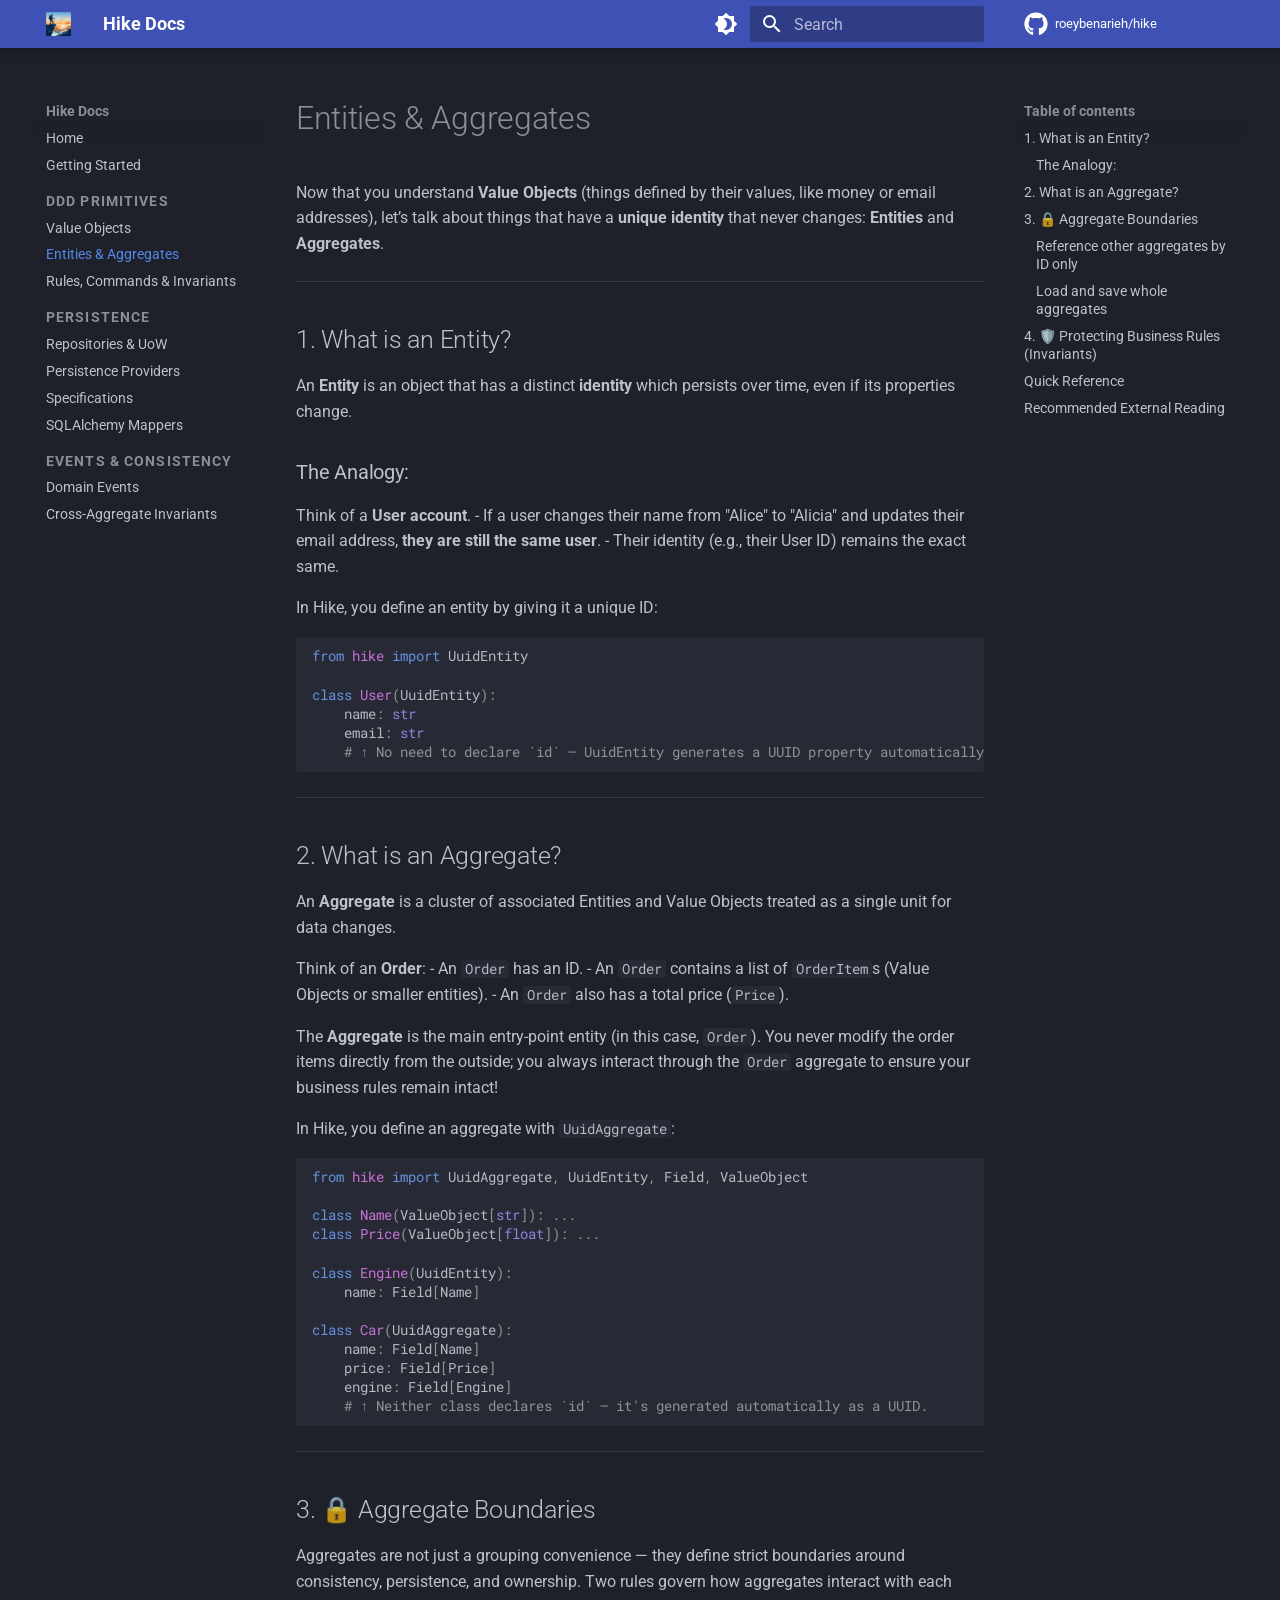
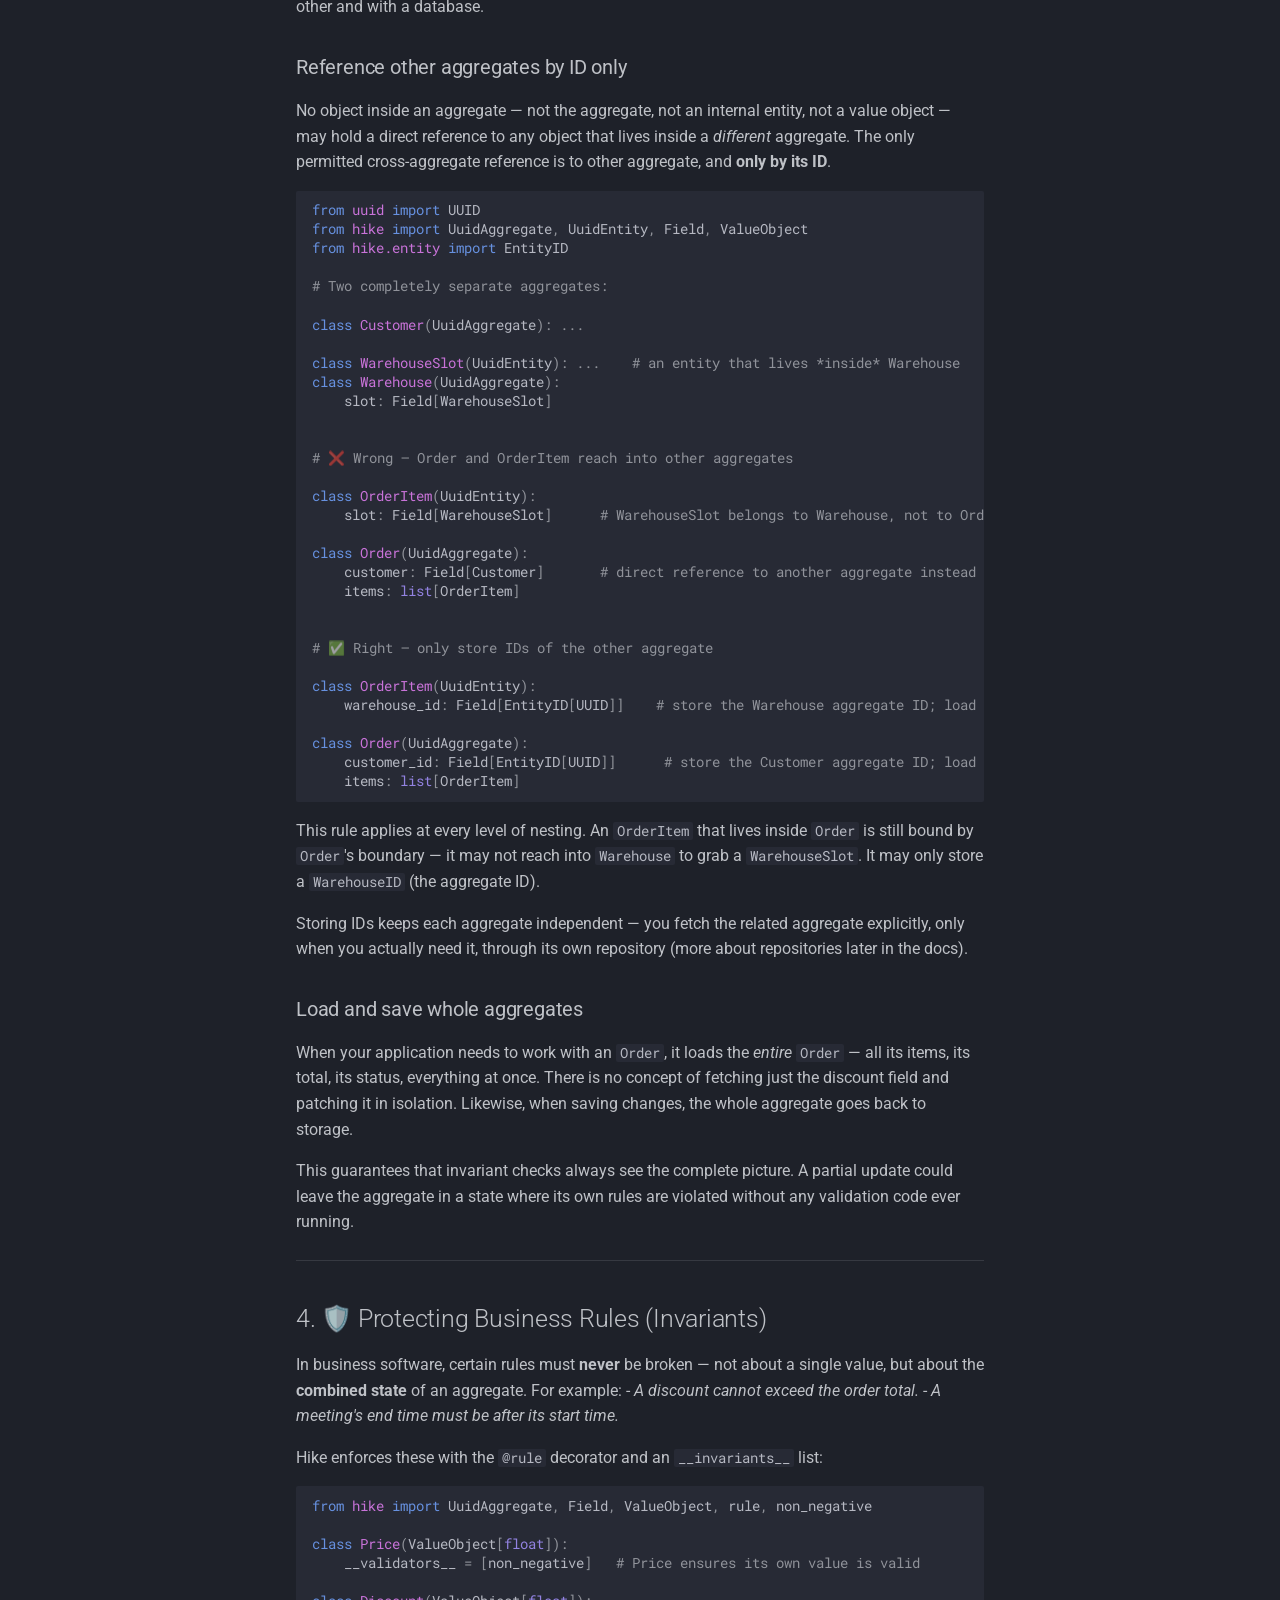
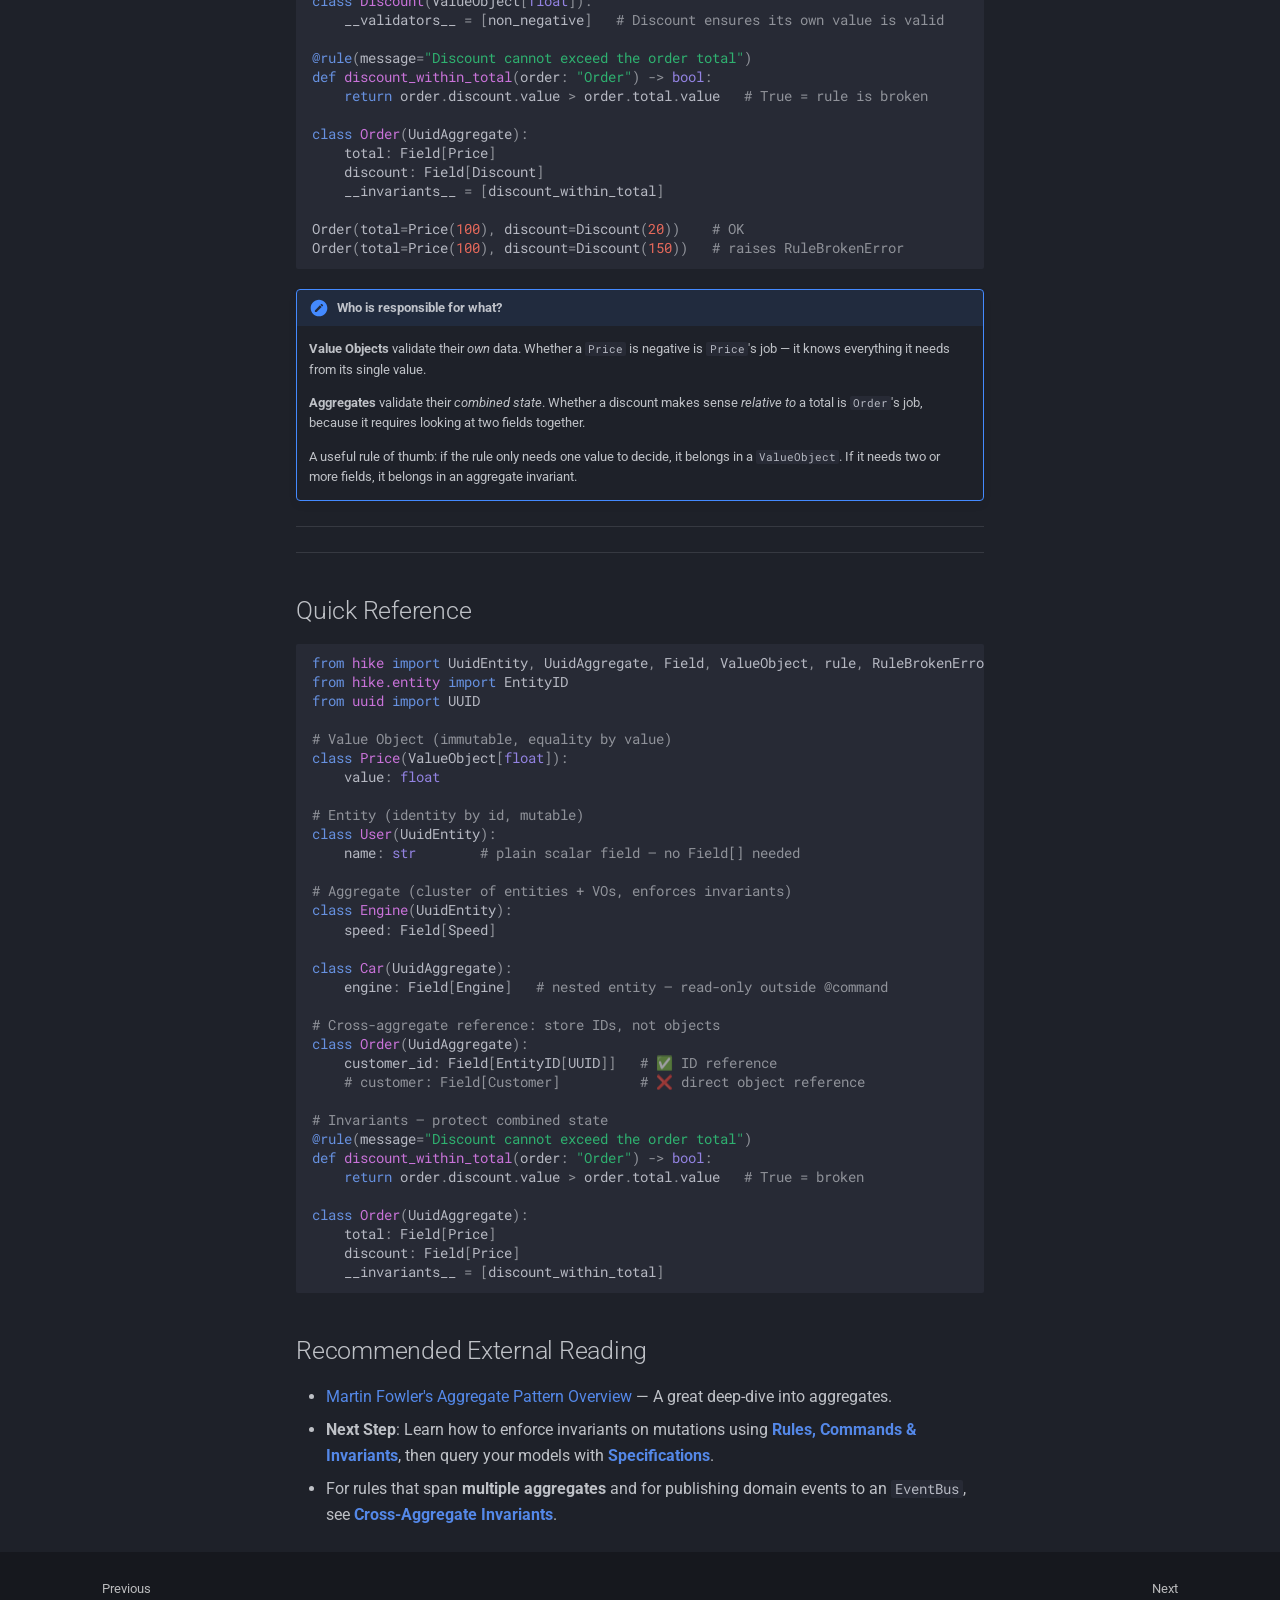
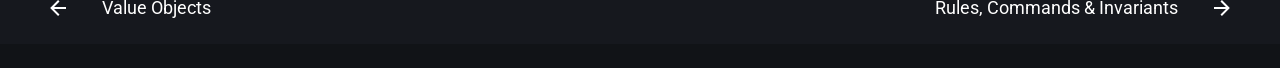
<file: guide/entities-aggregates/index.html>
<!doctype html>
<html lang="en" class="no-js">
  <head>
    
      <meta charset="utf-8">
      <meta name="viewport" content="width=device-width,initial-scale=1">
      
      
      
      
        <link rel="prev" href="../value-objects/">
      
      
        <link rel="next" href="../rules-commands/">
      
      
        
      
      
      <link rel="icon" href="../../hike-icon.png">
      <meta name="generator" content="mkdocs-1.6.1, mkdocs-material-9.7.7">
    
    
      
        <title>Entities & Aggregates - Hike Docs</title>
      
    
    
      <link rel="stylesheet" href="../../assets/stylesheets/main.ec1eaa64.min.css">
      
        
        <link rel="stylesheet" href="../../assets/stylesheets/palette.ab4e12ef.min.css">
      
      


    
    
      
    
    
      
        
        
        <link rel="preconnect" href="https://fonts.gstatic.com" crossorigin>
        <link rel="stylesheet" href="https://fonts.googleapis.com/css?family=Roboto:300,300i,400,400i,700,700i%7CRoboto+Mono:400,400i,700,700i&display=fallback">
        <style>:root{--md-text-font:"Roboto";--md-code-font:"Roboto Mono"}</style>
      
    
    
      <link rel="stylesheet" href="../../stylesheets/extra.css">
    
    <script>__md_scope=new URL("../..",location),__md_hash=e=>[...e].reduce(((e,_)=>(e<<5)-e+_.charCodeAt(0)),0),__md_get=(e,_=localStorage,t=__md_scope)=>JSON.parse(_.getItem(t.pathname+"."+e)),__md_set=(e,_,t=localStorage,a=__md_scope)=>{try{t.setItem(a.pathname+"."+e,JSON.stringify(_))}catch(e){}}</script>
    
      

    
    
  </head>
  
  
    
    
      
    
    
    
    
    <body dir="ltr" data-md-color-scheme="slate" data-md-color-primary="indigo" data-md-color-accent="indigo">
  
    
    <input class="md-toggle" data-md-toggle="drawer" type="checkbox" id="__drawer" autocomplete="off">
    <input class="md-toggle" data-md-toggle="search" type="checkbox" id="__search" autocomplete="off">
    <label class="md-overlay" for="__drawer"></label>
    <div data-md-component="skip">
      
        
        <a href="#entities-aggregates" class="md-skip">
          Skip to content
        </a>
      
    </div>
    <div data-md-component="announce">
      
    </div>
    
    
      

  

<header class="md-header md-header--shadow" data-md-component="header">
  <nav class="md-header__inner md-grid" aria-label="Header">
    <a href="../.." title="Hike Docs" class="md-header__button md-logo" aria-label="Hike Docs" data-md-component="logo">
      
  <img src="../../hike-icon.png" alt="logo">

    </a>
    <label class="md-header__button md-icon" for="__drawer">
      
      <svg xmlns="http://www.w3.org/2000/svg" viewBox="0 0 24 24"><path d="M3 6h18v2H3zm0 5h18v2H3zm0 5h18v2H3z"/></svg>
    </label>
    <div class="md-header__title" data-md-component="header-title">
      <div class="md-header__ellipsis">
        <div class="md-header__topic">
          <span class="md-ellipsis">
            Hike Docs
          </span>
        </div>
        <div class="md-header__topic" data-md-component="header-topic">
          <span class="md-ellipsis">
            
              Entities & Aggregates
            
          </span>
        </div>
      </div>
    </div>
    
      
        <form class="md-header__option" data-md-component="palette">
  
    
    
    
    <input class="md-option" data-md-color-media="" data-md-color-scheme="slate" data-md-color-primary="indigo" data-md-color-accent="indigo"  aria-label="Switch to light mode"  type="radio" name="__palette" id="__palette_0">
    
      <label class="md-header__button md-icon" title="Switch to light mode" for="__palette_1" hidden>
        <svg xmlns="http://www.w3.org/2000/svg" viewBox="0 0 24 24"><path d="M12 18c-.89 0-1.74-.2-2.5-.55C11.56 16.5 13 14.42 13 12s-1.44-4.5-3.5-5.45C10.26 6.2 11.11 6 12 6a6 6 0 0 1 6 6 6 6 0 0 1-6 6m8-9.31V4h-4.69L12 .69 8.69 4H4v4.69L.69 12 4 15.31V20h4.69L12 23.31 15.31 20H20v-4.69L23.31 12z"/></svg>
      </label>
    
  
    
    
    
    <input class="md-option" data-md-color-media="" data-md-color-scheme="default" data-md-color-primary="indigo" data-md-color-accent="indigo"  aria-label="Switch to dark mode"  type="radio" name="__palette" id="__palette_1">
    
      <label class="md-header__button md-icon" title="Switch to dark mode" for="__palette_0" hidden>
        <svg xmlns="http://www.w3.org/2000/svg" viewBox="0 0 24 24"><path d="M12 8a4 4 0 0 0-4 4 4 4 0 0 0 4 4 4 4 0 0 0 4-4 4 4 0 0 0-4-4m0 10a6 6 0 0 1-6-6 6 6 0 0 1 6-6 6 6 0 0 1 6 6 6 6 0 0 1-6 6m8-9.31V4h-4.69L12 .69 8.69 4H4v4.69L.69 12 4 15.31V20h4.69L12 23.31 15.31 20H20v-4.69L23.31 12z"/></svg>
      </label>
    
  
</form>
      
    
    
      <script>var palette=__md_get("__palette");if(palette&&palette.color){if("(prefers-color-scheme)"===palette.color.media){var media=matchMedia("(prefers-color-scheme: light)"),input=document.querySelector(media.matches?"[data-md-color-media='(prefers-color-scheme: light)']":"[data-md-color-media='(prefers-color-scheme: dark)']");palette.color.media=input.getAttribute("data-md-color-media"),palette.color.scheme=input.getAttribute("data-md-color-scheme"),palette.color.primary=input.getAttribute("data-md-color-primary"),palette.color.accent=input.getAttribute("data-md-color-accent")}for(var[key,value]of Object.entries(palette.color))document.body.setAttribute("data-md-color-"+key,value)}</script>
    
    
    
      
      
        <label class="md-header__button md-icon" for="__search">
          
          <svg xmlns="http://www.w3.org/2000/svg" viewBox="0 0 24 24"><path d="M9.5 3A6.5 6.5 0 0 1 16 9.5c0 1.61-.59 3.09-1.56 4.23l.27.27h.79l5 5-1.5 1.5-5-5v-.79l-.27-.27A6.52 6.52 0 0 1 9.5 16 6.5 6.5 0 0 1 3 9.5 6.5 6.5 0 0 1 9.5 3m0 2C7 5 5 7 5 9.5S7 14 9.5 14 14 12 14 9.5 12 5 9.5 5"/></svg>
        </label>
        <div class="md-search" data-md-component="search" role="dialog">
  <label class="md-search__overlay" for="__search"></label>
  <div class="md-search__inner" role="search">
    <form class="md-search__form" name="search">
      <input type="text" class="md-search__input" name="query" aria-label="Search" placeholder="Search" autocapitalize="off" autocorrect="off" autocomplete="off" spellcheck="false" data-md-component="search-query" required>
      <label class="md-search__icon md-icon" for="__search">
        
        <svg xmlns="http://www.w3.org/2000/svg" viewBox="0 0 24 24"><path d="M9.5 3A6.5 6.5 0 0 1 16 9.5c0 1.61-.59 3.09-1.56 4.23l.27.27h.79l5 5-1.5 1.5-5-5v-.79l-.27-.27A6.52 6.52 0 0 1 9.5 16 6.5 6.5 0 0 1 3 9.5 6.5 6.5 0 0 1 9.5 3m0 2C7 5 5 7 5 9.5S7 14 9.5 14 14 12 14 9.5 12 5 9.5 5"/></svg>
        
        <svg xmlns="http://www.w3.org/2000/svg" viewBox="0 0 24 24"><path d="M20 11v2H8l5.5 5.5-1.42 1.42L4.16 12l7.92-7.92L13.5 5.5 8 11z"/></svg>
      </label>
      <nav class="md-search__options" aria-label="Search">
        
        <button type="reset" class="md-search__icon md-icon" title="Clear" aria-label="Clear" tabindex="-1">
          
          <svg xmlns="http://www.w3.org/2000/svg" viewBox="0 0 24 24"><path d="M19 6.41 17.59 5 12 10.59 6.41 5 5 6.41 10.59 12 5 17.59 6.41 19 12 13.41 17.59 19 19 17.59 13.41 12z"/></svg>
        </button>
      </nav>
      
    </form>
    <div class="md-search__output">
      <div class="md-search__scrollwrap" tabindex="0" data-md-scrollfix>
        <div class="md-search-result" data-md-component="search-result">
          <div class="md-search-result__meta">
            Initializing search
          </div>
          <ol class="md-search-result__list" role="presentation"></ol>
        </div>
      </div>
    </div>
  </div>
</div>
      
    
    
      <div class="md-header__source">
        <a href="https://github.com/roeybenarieh/hike" title="Go to repository" class="md-source" data-md-component="source">
  <div class="md-source__icon md-icon">
    
    <svg xmlns="http://www.w3.org/2000/svg" viewBox="0 0 512 512"><!--! Font Awesome Free 7.1.0 by @fontawesome - https://fontawesome.com License - https://fontawesome.com/license/free (Icons: CC BY 4.0, Fonts: SIL OFL 1.1, Code: MIT License) Copyright 2025 Fonticons, Inc.--><path d="M173.9 397.4c0 2-2.3 3.6-5.2 3.6-3.3.3-5.6-1.3-5.6-3.6 0-2 2.3-3.6 5.2-3.6 3-.3 5.6 1.3 5.6 3.6m-31.1-4.5c-.7 2 1.3 4.3 4.3 4.9 2.6 1 5.6 0 6.2-2s-1.3-4.3-4.3-5.2c-2.6-.7-5.5.3-6.2 2.3m44.2-1.7c-2.9.7-4.9 2.6-4.6 4.9.3 2 2.9 3.3 5.9 2.6 2.9-.7 4.9-2.6 4.6-4.6-.3-1.9-3-3.2-5.9-2.9M252.8 8C114.1 8 8 113.3 8 252c0 110.9 69.8 205.8 169.5 239.2 12.8 2.3 17.3-5.6 17.3-12.1 0-6.2-.3-40.4-.3-61.4 0 0-70 15-84.7-29.8 0 0-11.4-29.1-27.8-36.6 0 0-22.9-15.7 1.6-15.4 0 0 24.9 2 38.6 25.8 21.9 38.6 58.6 27.5 72.9 20.9 2.3-16 8.8-27.1 16-33.7-55.9-6.2-112.3-14.3-112.3-110.5 0-27.5 7.6-41.3 23.6-58.9-2.6-6.5-11.1-33.3 2.6-67.9 20.9-6.5 69 27 69 27 20-5.6 41.5-8.5 62.8-8.5s42.8 2.9 62.8 8.5c0 0 48.1-33.6 69-27 13.7 34.7 5.2 61.4 2.6 67.9 16 17.7 25.8 31.5 25.8 58.9 0 96.5-58.9 104.2-114.8 110.5 9.2 7.9 17 22.9 17 46.4 0 33.7-.3 75.4-.3 83.6 0 6.5 4.6 14.4 17.3 12.1C436.2 457.8 504 362.9 504 252 504 113.3 391.5 8 252.8 8M105.2 352.9c-1.3 1-1 3.3.7 5.2 1.6 1.6 3.9 2.3 5.2 1 1.3-1 1-3.3-.7-5.2-1.6-1.6-3.9-2.3-5.2-1m-10.8-8.1c-.7 1.3.3 2.9 2.3 3.9 1.6 1 3.6.7 4.3-.7.7-1.3-.3-2.9-2.3-3.9-2-.6-3.6-.3-4.3.7m32.4 35.6c-1.6 1.3-1 4.3 1.3 6.2 2.3 2.3 5.2 2.6 6.5 1 1.3-1.3.7-4.3-1.3-6.2-2.2-2.3-5.2-2.6-6.5-1m-11.4-14.7c-1.6 1-1.6 3.6 0 5.9s4.3 3.3 5.6 2.3c1.6-1.3 1.6-3.9 0-6.2-1.4-2.3-4-3.3-5.6-2"/></svg>
  </div>
  <div class="md-source__repository">
    roeybenarieh/hike
  </div>
</a>
      </div>
    
  </nav>
  
</header>
    
    <div class="md-container" data-md-component="container">
      
      
        
          
        
      
      <main class="md-main" data-md-component="main">
        <div class="md-main__inner md-grid">
          
            
              
              <div class="md-sidebar md-sidebar--primary" data-md-component="sidebar" data-md-type="navigation" >
                <div class="md-sidebar__scrollwrap">
                  <div class="md-sidebar__inner">
                    



<nav class="md-nav md-nav--primary" aria-label="Navigation" data-md-level="0">
  <label class="md-nav__title" for="__drawer">
    <a href="../.." title="Hike Docs" class="md-nav__button md-logo" aria-label="Hike Docs" data-md-component="logo">
      
  <img src="../../hike-icon.png" alt="logo">

    </a>
    Hike Docs
  </label>
  
    <div class="md-nav__source">
      <a href="https://github.com/roeybenarieh/hike" title="Go to repository" class="md-source" data-md-component="source">
  <div class="md-source__icon md-icon">
    
    <svg xmlns="http://www.w3.org/2000/svg" viewBox="0 0 512 512"><!--! Font Awesome Free 7.1.0 by @fontawesome - https://fontawesome.com License - https://fontawesome.com/license/free (Icons: CC BY 4.0, Fonts: SIL OFL 1.1, Code: MIT License) Copyright 2025 Fonticons, Inc.--><path d="M173.9 397.4c0 2-2.3 3.6-5.2 3.6-3.3.3-5.6-1.3-5.6-3.6 0-2 2.3-3.6 5.2-3.6 3-.3 5.6 1.3 5.6 3.6m-31.1-4.5c-.7 2 1.3 4.3 4.3 4.9 2.6 1 5.6 0 6.2-2s-1.3-4.3-4.3-5.2c-2.6-.7-5.5.3-6.2 2.3m44.2-1.7c-2.9.7-4.9 2.6-4.6 4.9.3 2 2.9 3.3 5.9 2.6 2.9-.7 4.9-2.6 4.6-4.6-.3-1.9-3-3.2-5.9-2.9M252.8 8C114.1 8 8 113.3 8 252c0 110.9 69.8 205.8 169.5 239.2 12.8 2.3 17.3-5.6 17.3-12.1 0-6.2-.3-40.4-.3-61.4 0 0-70 15-84.7-29.8 0 0-11.4-29.1-27.8-36.6 0 0-22.9-15.7 1.6-15.4 0 0 24.9 2 38.6 25.8 21.9 38.6 58.6 27.5 72.9 20.9 2.3-16 8.8-27.1 16-33.7-55.9-6.2-112.3-14.3-112.3-110.5 0-27.5 7.6-41.3 23.6-58.9-2.6-6.5-11.1-33.3 2.6-67.9 20.9-6.5 69 27 69 27 20-5.6 41.5-8.5 62.8-8.5s42.8 2.9 62.8 8.5c0 0 48.1-33.6 69-27 13.7 34.7 5.2 61.4 2.6 67.9 16 17.7 25.8 31.5 25.8 58.9 0 96.5-58.9 104.2-114.8 110.5 9.2 7.9 17 22.9 17 46.4 0 33.7-.3 75.4-.3 83.6 0 6.5 4.6 14.4 17.3 12.1C436.2 457.8 504 362.9 504 252 504 113.3 391.5 8 252.8 8M105.2 352.9c-1.3 1-1 3.3.7 5.2 1.6 1.6 3.9 2.3 5.2 1 1.3-1 1-3.3-.7-5.2-1.6-1.6-3.9-2.3-5.2-1m-10.8-8.1c-.7 1.3.3 2.9 2.3 3.9 1.6 1 3.6.7 4.3-.7.7-1.3-.3-2.9-2.3-3.9-2-.6-3.6-.3-4.3.7m32.4 35.6c-1.6 1.3-1 4.3 1.3 6.2 2.3 2.3 5.2 2.6 6.5 1 1.3-1.3.7-4.3-1.3-6.2-2.2-2.3-5.2-2.6-6.5-1m-11.4-14.7c-1.6 1-1.6 3.6 0 5.9s4.3 3.3 5.6 2.3c1.6-1.3 1.6-3.9 0-6.2-1.4-2.3-4-3.3-5.6-2"/></svg>
  </div>
  <div class="md-source__repository">
    roeybenarieh/hike
  </div>
</a>
    </div>
  
  <ul class="md-nav__list" data-md-scrollfix>
    
      
      
  
  
  
  
    <li class="md-nav__item">
      <a href="../.." class="md-nav__link">
        
  
  
  <span class="md-ellipsis">
    
  
    Home
  

    
  </span>
  
  

      </a>
    </li>
  

    
      
      
  
  
  
  
    <li class="md-nav__item">
      <a href="../getting-started/" class="md-nav__link">
        
  
  
  <span class="md-ellipsis">
    
  
    Getting Started
  

    
  </span>
  
  

      </a>
    </li>
  

    
      
      
  
  
    
  
  
  
    
    
    
    
      
        
        
      
    
    
    <li class="md-nav__item md-nav__item--active md-nav__item--section md-nav__item--nested">
      
        
        
        <input class="md-nav__toggle md-toggle " type="checkbox" id="__nav_3" checked>
        
          
          <label class="md-nav__link" for="__nav_3" id="__nav_3_label" tabindex="">
            
  
  
  <span class="md-ellipsis">
    
  
    DDD Primitives
  

    
  </span>
  
  

            <span class="md-nav__icon md-icon"></span>
          </label>
        
        <nav class="md-nav" data-md-level="1" aria-labelledby="__nav_3_label" aria-expanded="true">
          <label class="md-nav__title" for="__nav_3">
            <span class="md-nav__icon md-icon"></span>
            
  
    DDD Primitives
  

          </label>
          <ul class="md-nav__list" data-md-scrollfix>
            
              
                
  
  
  
  
    <li class="md-nav__item">
      <a href="../value-objects/" class="md-nav__link">
        
  
  
  <span class="md-ellipsis">
    
  
    Value Objects
  

    
  </span>
  
  

      </a>
    </li>
  

              
            
              
                
  
  
    
  
  
  
    <li class="md-nav__item md-nav__item--active">
      
      <input class="md-nav__toggle md-toggle" type="checkbox" id="__toc">
      
      
        
      
      
        <label class="md-nav__link md-nav__link--active" for="__toc">
          
  
  
  <span class="md-ellipsis">
    
  
    Entities & Aggregates
  

    
  </span>
  
  

          <span class="md-nav__icon md-icon"></span>
        </label>
      
      <a href="./" class="md-nav__link md-nav__link--active">
        
  
  
  <span class="md-ellipsis">
    
  
    Entities & Aggregates
  

    
  </span>
  
  

      </a>
      
        

<nav class="md-nav md-nav--secondary" aria-label="Table of contents">
  
  
  
    
  
  
    <label class="md-nav__title" for="__toc">
      <span class="md-nav__icon md-icon"></span>
      Table of contents
    </label>
    <ul class="md-nav__list" data-md-component="toc" data-md-scrollfix>
      
        <li class="md-nav__item">
  <a href="#1-what-is-an-entity" class="md-nav__link">
    <span class="md-ellipsis">
      
        1. What is an Entity?
      
    </span>
  </a>
  
    <nav class="md-nav" aria-label="1. What is an Entity?">
      <ul class="md-nav__list">
        
          <li class="md-nav__item">
  <a href="#the-analogy" class="md-nav__link">
    <span class="md-ellipsis">
      
        The Analogy:
      
    </span>
  </a>
  
</li>
        
      </ul>
    </nav>
  
</li>
      
        <li class="md-nav__item">
  <a href="#2-what-is-an-aggregate" class="md-nav__link">
    <span class="md-ellipsis">
      
        2. What is an Aggregate?
      
    </span>
  </a>
  
</li>
      
        <li class="md-nav__item">
  <a href="#3-aggregate-boundaries" class="md-nav__link">
    <span class="md-ellipsis">
      
        3. 🔒 Aggregate Boundaries
      
    </span>
  </a>
  
    <nav class="md-nav" aria-label="3. 🔒 Aggregate Boundaries">
      <ul class="md-nav__list">
        
          <li class="md-nav__item">
  <a href="#reference-other-aggregates-by-id-only" class="md-nav__link">
    <span class="md-ellipsis">
      
        Reference other aggregates by ID only
      
    </span>
  </a>
  
</li>
        
          <li class="md-nav__item">
  <a href="#load-and-save-whole-aggregates" class="md-nav__link">
    <span class="md-ellipsis">
      
        Load and save whole aggregates
      
    </span>
  </a>
  
</li>
        
      </ul>
    </nav>
  
</li>
      
        <li class="md-nav__item">
  <a href="#4-protecting-business-rules-invariants" class="md-nav__link">
    <span class="md-ellipsis">
      
        4. 🛡️ Protecting Business Rules (Invariants)
      
    </span>
  </a>
  
</li>
      
        <li class="md-nav__item">
  <a href="#quick-reference" class="md-nav__link">
    <span class="md-ellipsis">
      
        Quick Reference
      
    </span>
  </a>
  
</li>
      
        <li class="md-nav__item">
  <a href="#recommended-external-reading" class="md-nav__link">
    <span class="md-ellipsis">
      
        Recommended External Reading
      
    </span>
  </a>
  
</li>
      
    </ul>
  
</nav>
      
    </li>
  

              
            
              
                
  
  
  
  
    <li class="md-nav__item">
      <a href="../rules-commands/" class="md-nav__link">
        
  
  
  <span class="md-ellipsis">
    
  
    Rules, Commands & Invariants
  

    
  </span>
  
  

      </a>
    </li>
  

              
            
          </ul>
        </nav>
      
    </li>
  

    
      
      
  
  
  
  
    
    
    
    
      
        
        
      
    
    
    <li class="md-nav__item md-nav__item--section md-nav__item--nested">
      
        
        
        <input class="md-nav__toggle md-toggle " type="checkbox" id="__nav_4" >
        
          
          <label class="md-nav__link" for="__nav_4" id="__nav_4_label" tabindex="">
            
  
  
  <span class="md-ellipsis">
    
  
    Persistence
  

    
  </span>
  
  

            <span class="md-nav__icon md-icon"></span>
          </label>
        
        <nav class="md-nav" data-md-level="1" aria-labelledby="__nav_4_label" aria-expanded="false">
          <label class="md-nav__title" for="__nav_4">
            <span class="md-nav__icon md-icon"></span>
            
  
    Persistence
  

          </label>
          <ul class="md-nav__list" data-md-scrollfix>
            
              
                
  
  
  
  
    <li class="md-nav__item">
      <a href="../repositories-uow/" class="md-nav__link">
        
  
  
  <span class="md-ellipsis">
    
  
    Repositories & UoW
  

    
  </span>
  
  

      </a>
    </li>
  

              
            
              
                
  
  
  
  
    <li class="md-nav__item">
      <a href="../persistence-providers/" class="md-nav__link">
        
  
  
  <span class="md-ellipsis">
    
  
    Persistence Providers
  

    
  </span>
  
  

      </a>
    </li>
  

              
            
              
                
  
  
  
  
    <li class="md-nav__item">
      <a href="../specifications/" class="md-nav__link">
        
  
  
  <span class="md-ellipsis">
    
  
    Specifications
  

    
  </span>
  
  

      </a>
    </li>
  

              
            
              
                
  
  
  
  
    <li class="md-nav__item">
      <a href="../sqlalchemy-mappers/" class="md-nav__link">
        
  
  
  <span class="md-ellipsis">
    
  
    SQLAlchemy Mappers
  

    
  </span>
  
  

      </a>
    </li>
  

              
            
          </ul>
        </nav>
      
    </li>
  

    
      
      
  
  
  
  
    
    
    
    
      
        
        
      
    
    
    <li class="md-nav__item md-nav__item--section md-nav__item--nested">
      
        
        
        <input class="md-nav__toggle md-toggle " type="checkbox" id="__nav_5" >
        
          
          <label class="md-nav__link" for="__nav_5" id="__nav_5_label" tabindex="">
            
  
  
  <span class="md-ellipsis">
    
  
    Events & Consistency
  

    
  </span>
  
  

            <span class="md-nav__icon md-icon"></span>
          </label>
        
        <nav class="md-nav" data-md-level="1" aria-labelledby="__nav_5_label" aria-expanded="false">
          <label class="md-nav__title" for="__nav_5">
            <span class="md-nav__icon md-icon"></span>
            
  
    Events & Consistency
  

          </label>
          <ul class="md-nav__list" data-md-scrollfix>
            
              
                
  
  
  
  
    <li class="md-nav__item">
      <a href="../domain-events/" class="md-nav__link">
        
  
  
  <span class="md-ellipsis">
    
  
    Domain Events
  

    
  </span>
  
  

      </a>
    </li>
  

              
            
              
                
  
  
  
  
    <li class="md-nav__item">
      <a href="../cross-aggregate-invariants/" class="md-nav__link">
        
  
  
  <span class="md-ellipsis">
    
  
    Cross-Aggregate Invariants
  

    
  </span>
  
  

      </a>
    </li>
  

              
            
          </ul>
        </nav>
      
    </li>
  

    
  </ul>
</nav>
                  </div>
                </div>
              </div>
            
            
              
              <div class="md-sidebar md-sidebar--secondary" data-md-component="sidebar" data-md-type="toc" >
                <div class="md-sidebar__scrollwrap">
                  <div class="md-sidebar__inner">
                    

<nav class="md-nav md-nav--secondary" aria-label="Table of contents">
  
  
  
    
  
  
    <label class="md-nav__title" for="__toc">
      <span class="md-nav__icon md-icon"></span>
      Table of contents
    </label>
    <ul class="md-nav__list" data-md-component="toc" data-md-scrollfix>
      
        <li class="md-nav__item">
  <a href="#1-what-is-an-entity" class="md-nav__link">
    <span class="md-ellipsis">
      
        1. What is an Entity?
      
    </span>
  </a>
  
    <nav class="md-nav" aria-label="1. What is an Entity?">
      <ul class="md-nav__list">
        
          <li class="md-nav__item">
  <a href="#the-analogy" class="md-nav__link">
    <span class="md-ellipsis">
      
        The Analogy:
      
    </span>
  </a>
  
</li>
        
      </ul>
    </nav>
  
</li>
      
        <li class="md-nav__item">
  <a href="#2-what-is-an-aggregate" class="md-nav__link">
    <span class="md-ellipsis">
      
        2. What is an Aggregate?
      
    </span>
  </a>
  
</li>
      
        <li class="md-nav__item">
  <a href="#3-aggregate-boundaries" class="md-nav__link">
    <span class="md-ellipsis">
      
        3. 🔒 Aggregate Boundaries
      
    </span>
  </a>
  
    <nav class="md-nav" aria-label="3. 🔒 Aggregate Boundaries">
      <ul class="md-nav__list">
        
          <li class="md-nav__item">
  <a href="#reference-other-aggregates-by-id-only" class="md-nav__link">
    <span class="md-ellipsis">
      
        Reference other aggregates by ID only
      
    </span>
  </a>
  
</li>
        
          <li class="md-nav__item">
  <a href="#load-and-save-whole-aggregates" class="md-nav__link">
    <span class="md-ellipsis">
      
        Load and save whole aggregates
      
    </span>
  </a>
  
</li>
        
      </ul>
    </nav>
  
</li>
      
        <li class="md-nav__item">
  <a href="#4-protecting-business-rules-invariants" class="md-nav__link">
    <span class="md-ellipsis">
      
        4. 🛡️ Protecting Business Rules (Invariants)
      
    </span>
  </a>
  
</li>
      
        <li class="md-nav__item">
  <a href="#quick-reference" class="md-nav__link">
    <span class="md-ellipsis">
      
        Quick Reference
      
    </span>
  </a>
  
</li>
      
        <li class="md-nav__item">
  <a href="#recommended-external-reading" class="md-nav__link">
    <span class="md-ellipsis">
      
        Recommended External Reading
      
    </span>
  </a>
  
</li>
      
    </ul>
  
</nav>
                  </div>
                </div>
              </div>
            
          
          
            <div class="md-content" data-md-component="content">
              
              <article class="md-content__inner md-typeset">
                
                  


  
  


<h1 id="entities-aggregates">Entities &amp; Aggregates</h1>
<p>Now that you understand <strong>Value Objects</strong> (things defined by their values, like money or email addresses), let’s talk about things that have a <strong>unique identity</strong> that never changes: <strong>Entities</strong> and <strong>Aggregates</strong>.</p>
<hr />
<h2 id="1-what-is-an-entity">1. What is an Entity?</h2>
<p>An <strong>Entity</strong> is an object that has a distinct <strong>identity</strong> which persists over time, even if its properties change.</p>
<h3 id="the-analogy">The Analogy:</h3>
<p>Think of a <strong>User account</strong>. 
- If a user changes their name from "Alice" to "Alicia" and updates their email address, <strong>they are still the same user</strong>. 
- Their identity (e.g., their User ID) remains the exact same. </p>
<p>In Hike, you define an entity by giving it a unique ID:</p>
<div class="language-python highlight"><pre><span></span><code><span id="__span-0-1"><a id="__codelineno-0-1" name="__codelineno-0-1" href="#__codelineno-0-1"></a><span class="kn">from</span><span class="w"> </span><span class="nn">hike</span><span class="w"> </span><span class="kn">import</span> <span class="n">UuidEntity</span>
</span><span id="__span-0-2"><a id="__codelineno-0-2" name="__codelineno-0-2" href="#__codelineno-0-2"></a>
</span><span id="__span-0-3"><a id="__codelineno-0-3" name="__codelineno-0-3" href="#__codelineno-0-3"></a><span class="k">class</span><span class="w"> </span><span class="nc">User</span><span class="p">(</span><span class="n">UuidEntity</span><span class="p">):</span>
</span><span id="__span-0-4"><a id="__codelineno-0-4" name="__codelineno-0-4" href="#__codelineno-0-4"></a>    <span class="n">name</span><span class="p">:</span> <span class="nb">str</span>
</span><span id="__span-0-5"><a id="__codelineno-0-5" name="__codelineno-0-5" href="#__codelineno-0-5"></a>    <span class="n">email</span><span class="p">:</span> <span class="nb">str</span>
</span><span id="__span-0-6"><a id="__codelineno-0-6" name="__codelineno-0-6" href="#__codelineno-0-6"></a>    <span class="c1"># ↑ No need to declare `id` — UuidEntity generates a UUID property automatically.</span>
</span></code></pre></div>
<hr />
<h2 id="2-what-is-an-aggregate">2. What is an Aggregate?</h2>
<p>An <strong>Aggregate</strong> is a cluster of associated Entities and Value Objects treated as a single unit for data changes. </p>
<p>Think of an <strong>Order</strong>:
- An <code>Order</code> has an ID.
- An <code>Order</code> contains a list of <code>OrderItem</code>s (Value Objects or smaller entities).
- An <code>Order</code> also has a total price (<code>Price</code>).</p>
<p>The <strong>Aggregate</strong> is the main entry-point entity (in this case, <code>Order</code>). You never modify the order items directly from the outside; you always interact through the <code>Order</code> aggregate to ensure your business rules remain intact!</p>
<p>In Hike, you define an aggregate with <code>UuidAggregate</code>:</p>
<div class="language-python highlight"><pre><span></span><code><span id="__span-1-1"><a id="__codelineno-1-1" name="__codelineno-1-1" href="#__codelineno-1-1"></a><span class="kn">from</span><span class="w"> </span><span class="nn">hike</span><span class="w"> </span><span class="kn">import</span> <span class="n">UuidAggregate</span><span class="p">,</span> <span class="n">UuidEntity</span><span class="p">,</span> <span class="n">Field</span><span class="p">,</span> <span class="n">ValueObject</span>
</span><span id="__span-1-2"><a id="__codelineno-1-2" name="__codelineno-1-2" href="#__codelineno-1-2"></a>
</span><span id="__span-1-3"><a id="__codelineno-1-3" name="__codelineno-1-3" href="#__codelineno-1-3"></a><span class="k">class</span><span class="w"> </span><span class="nc">Name</span><span class="p">(</span><span class="n">ValueObject</span><span class="p">[</span><span class="nb">str</span><span class="p">]):</span> <span class="o">...</span>
</span><span id="__span-1-4"><a id="__codelineno-1-4" name="__codelineno-1-4" href="#__codelineno-1-4"></a><span class="k">class</span><span class="w"> </span><span class="nc">Price</span><span class="p">(</span><span class="n">ValueObject</span><span class="p">[</span><span class="nb">float</span><span class="p">]):</span> <span class="o">...</span>
</span><span id="__span-1-5"><a id="__codelineno-1-5" name="__codelineno-1-5" href="#__codelineno-1-5"></a>
</span><span id="__span-1-6"><a id="__codelineno-1-6" name="__codelineno-1-6" href="#__codelineno-1-6"></a><span class="k">class</span><span class="w"> </span><span class="nc">Engine</span><span class="p">(</span><span class="n">UuidEntity</span><span class="p">):</span>
</span><span id="__span-1-7"><a id="__codelineno-1-7" name="__codelineno-1-7" href="#__codelineno-1-7"></a>    <span class="n">name</span><span class="p">:</span> <span class="n">Field</span><span class="p">[</span><span class="n">Name</span><span class="p">]</span>
</span><span id="__span-1-8"><a id="__codelineno-1-8" name="__codelineno-1-8" href="#__codelineno-1-8"></a>
</span><span id="__span-1-9"><a id="__codelineno-1-9" name="__codelineno-1-9" href="#__codelineno-1-9"></a><span class="k">class</span><span class="w"> </span><span class="nc">Car</span><span class="p">(</span><span class="n">UuidAggregate</span><span class="p">):</span>
</span><span id="__span-1-10"><a id="__codelineno-1-10" name="__codelineno-1-10" href="#__codelineno-1-10"></a>    <span class="n">name</span><span class="p">:</span> <span class="n">Field</span><span class="p">[</span><span class="n">Name</span><span class="p">]</span>
</span><span id="__span-1-11"><a id="__codelineno-1-11" name="__codelineno-1-11" href="#__codelineno-1-11"></a>    <span class="n">price</span><span class="p">:</span> <span class="n">Field</span><span class="p">[</span><span class="n">Price</span><span class="p">]</span>
</span><span id="__span-1-12"><a id="__codelineno-1-12" name="__codelineno-1-12" href="#__codelineno-1-12"></a>    <span class="n">engine</span><span class="p">:</span> <span class="n">Field</span><span class="p">[</span><span class="n">Engine</span><span class="p">]</span>
</span><span id="__span-1-13"><a id="__codelineno-1-13" name="__codelineno-1-13" href="#__codelineno-1-13"></a>    <span class="c1"># ↑ Neither class declares `id` — it's generated automatically as a UUID.</span>
</span></code></pre></div>
<hr />
<h2 id="3-aggregate-boundaries">3. 🔒 Aggregate Boundaries</h2>
<p>Aggregates are not just a grouping convenience — they define strict boundaries around consistency, persistence, and ownership. Two rules govern how aggregates interact with each other and with a database.</p>
<h3 id="reference-other-aggregates-by-id-only">Reference other aggregates by ID only</h3>
<p>No object inside an aggregate — not the aggregate, not an internal entity, not a value object — may hold a direct reference to any object that lives inside a <em>different</em> aggregate. The only permitted cross-aggregate reference is to other aggregate, and <strong>only by its ID</strong>.</p>
<div class="language-python highlight"><pre><span></span><code><span id="__span-2-1"><a id="__codelineno-2-1" name="__codelineno-2-1" href="#__codelineno-2-1"></a><span class="kn">from</span><span class="w"> </span><span class="nn">uuid</span><span class="w"> </span><span class="kn">import</span> <span class="n">UUID</span>
</span><span id="__span-2-2"><a id="__codelineno-2-2" name="__codelineno-2-2" href="#__codelineno-2-2"></a><span class="kn">from</span><span class="w"> </span><span class="nn">hike</span><span class="w"> </span><span class="kn">import</span> <span class="n">UuidAggregate</span><span class="p">,</span> <span class="n">UuidEntity</span><span class="p">,</span> <span class="n">Field</span><span class="p">,</span> <span class="n">ValueObject</span>
</span><span id="__span-2-3"><a id="__codelineno-2-3" name="__codelineno-2-3" href="#__codelineno-2-3"></a><span class="kn">from</span><span class="w"> </span><span class="nn">hike.entity</span><span class="w"> </span><span class="kn">import</span> <span class="n">EntityID</span>
</span><span id="__span-2-4"><a id="__codelineno-2-4" name="__codelineno-2-4" href="#__codelineno-2-4"></a>
</span><span id="__span-2-5"><a id="__codelineno-2-5" name="__codelineno-2-5" href="#__codelineno-2-5"></a><span class="c1"># Two completely separate aggregates:</span>
</span><span id="__span-2-6"><a id="__codelineno-2-6" name="__codelineno-2-6" href="#__codelineno-2-6"></a>
</span><span id="__span-2-7"><a id="__codelineno-2-7" name="__codelineno-2-7" href="#__codelineno-2-7"></a><span class="k">class</span><span class="w"> </span><span class="nc">Customer</span><span class="p">(</span><span class="n">UuidAggregate</span><span class="p">):</span> <span class="o">...</span>
</span><span id="__span-2-8"><a id="__codelineno-2-8" name="__codelineno-2-8" href="#__codelineno-2-8"></a>
</span><span id="__span-2-9"><a id="__codelineno-2-9" name="__codelineno-2-9" href="#__codelineno-2-9"></a><span class="k">class</span><span class="w"> </span><span class="nc">WarehouseSlot</span><span class="p">(</span><span class="n">UuidEntity</span><span class="p">):</span> <span class="o">...</span>    <span class="c1"># an entity that lives *inside* Warehouse</span>
</span><span id="__span-2-10"><a id="__codelineno-2-10" name="__codelineno-2-10" href="#__codelineno-2-10"></a><span class="k">class</span><span class="w"> </span><span class="nc">Warehouse</span><span class="p">(</span><span class="n">UuidAggregate</span><span class="p">):</span>
</span><span id="__span-2-11"><a id="__codelineno-2-11" name="__codelineno-2-11" href="#__codelineno-2-11"></a>    <span class="n">slot</span><span class="p">:</span> <span class="n">Field</span><span class="p">[</span><span class="n">WarehouseSlot</span><span class="p">]</span>
</span><span id="__span-2-12"><a id="__codelineno-2-12" name="__codelineno-2-12" href="#__codelineno-2-12"></a>
</span><span id="__span-2-13"><a id="__codelineno-2-13" name="__codelineno-2-13" href="#__codelineno-2-13"></a>
</span><span id="__span-2-14"><a id="__codelineno-2-14" name="__codelineno-2-14" href="#__codelineno-2-14"></a><span class="c1"># ❌ Wrong — Order and OrderItem reach into other aggregates</span>
</span><span id="__span-2-15"><a id="__codelineno-2-15" name="__codelineno-2-15" href="#__codelineno-2-15"></a>
</span><span id="__span-2-16"><a id="__codelineno-2-16" name="__codelineno-2-16" href="#__codelineno-2-16"></a><span class="k">class</span><span class="w"> </span><span class="nc">OrderItem</span><span class="p">(</span><span class="n">UuidEntity</span><span class="p">):</span>
</span><span id="__span-2-17"><a id="__codelineno-2-17" name="__codelineno-2-17" href="#__codelineno-2-17"></a>    <span class="n">slot</span><span class="p">:</span> <span class="n">Field</span><span class="p">[</span><span class="n">WarehouseSlot</span><span class="p">]</span>      <span class="c1"># WarehouseSlot belongs to Warehouse, not to Order</span>
</span><span id="__span-2-18"><a id="__codelineno-2-18" name="__codelineno-2-18" href="#__codelineno-2-18"></a>
</span><span id="__span-2-19"><a id="__codelineno-2-19" name="__codelineno-2-19" href="#__codelineno-2-19"></a><span class="k">class</span><span class="w"> </span><span class="nc">Order</span><span class="p">(</span><span class="n">UuidAggregate</span><span class="p">):</span>
</span><span id="__span-2-20"><a id="__codelineno-2-20" name="__codelineno-2-20" href="#__codelineno-2-20"></a>    <span class="n">customer</span><span class="p">:</span> <span class="n">Field</span><span class="p">[</span><span class="n">Customer</span><span class="p">]</span>       <span class="c1"># direct reference to another aggregate instead of reference by ID</span>
</span><span id="__span-2-21"><a id="__codelineno-2-21" name="__codelineno-2-21" href="#__codelineno-2-21"></a>    <span class="n">items</span><span class="p">:</span> <span class="nb">list</span><span class="p">[</span><span class="n">OrderItem</span><span class="p">]</span>
</span><span id="__span-2-22"><a id="__codelineno-2-22" name="__codelineno-2-22" href="#__codelineno-2-22"></a>
</span><span id="__span-2-23"><a id="__codelineno-2-23" name="__codelineno-2-23" href="#__codelineno-2-23"></a>
</span><span id="__span-2-24"><a id="__codelineno-2-24" name="__codelineno-2-24" href="#__codelineno-2-24"></a><span class="c1"># ✅ Right — only store IDs of the other aggregate</span>
</span><span id="__span-2-25"><a id="__codelineno-2-25" name="__codelineno-2-25" href="#__codelineno-2-25"></a>
</span><span id="__span-2-26"><a id="__codelineno-2-26" name="__codelineno-2-26" href="#__codelineno-2-26"></a><span class="k">class</span><span class="w"> </span><span class="nc">OrderItem</span><span class="p">(</span><span class="n">UuidEntity</span><span class="p">):</span>
</span><span id="__span-2-27"><a id="__codelineno-2-27" name="__codelineno-2-27" href="#__codelineno-2-27"></a>    <span class="n">warehouse_id</span><span class="p">:</span> <span class="n">Field</span><span class="p">[</span><span class="n">EntityID</span><span class="p">[</span><span class="n">UUID</span><span class="p">]]</span>    <span class="c1"># store the Warehouse aggregate ID; load it separately</span>
</span><span id="__span-2-28"><a id="__codelineno-2-28" name="__codelineno-2-28" href="#__codelineno-2-28"></a>
</span><span id="__span-2-29"><a id="__codelineno-2-29" name="__codelineno-2-29" href="#__codelineno-2-29"></a><span class="k">class</span><span class="w"> </span><span class="nc">Order</span><span class="p">(</span><span class="n">UuidAggregate</span><span class="p">):</span>
</span><span id="__span-2-30"><a id="__codelineno-2-30" name="__codelineno-2-30" href="#__codelineno-2-30"></a>    <span class="n">customer_id</span><span class="p">:</span> <span class="n">Field</span><span class="p">[</span><span class="n">EntityID</span><span class="p">[</span><span class="n">UUID</span><span class="p">]]</span>      <span class="c1"># store the Customer aggregate ID; load it separately</span>
</span><span id="__span-2-31"><a id="__codelineno-2-31" name="__codelineno-2-31" href="#__codelineno-2-31"></a>    <span class="n">items</span><span class="p">:</span> <span class="nb">list</span><span class="p">[</span><span class="n">OrderItem</span><span class="p">]</span>
</span></code></pre></div>
<p>This rule applies at every level of nesting. An <code>OrderItem</code> that lives inside <code>Order</code> is still bound by <code>Order</code>'s boundary — it may not reach into <code>Warehouse</code> to grab a <code>WarehouseSlot</code>. It may only store a <code>WarehouseID</code> (the aggregate ID).</p>
<p>Storing IDs keeps each aggregate independent — you fetch the related aggregate explicitly, only when you actually need it, through its own repository (more about repositories later in the docs).</p>
<h3 id="load-and-save-whole-aggregates">Load and save whole aggregates</h3>
<p>When your application needs to work with an <code>Order</code>, it loads the <em>entire</em> <code>Order</code> — all its items, its total, its status, everything at once. There is no concept of fetching just the discount field and patching it in isolation. Likewise, when saving changes, the whole aggregate goes back to storage.</p>
<p>This guarantees that invariant checks always see the complete picture. A partial update could leave the aggregate in a state where its own rules are violated without any validation code ever running.</p>
<hr />
<h2 id="4-protecting-business-rules-invariants">4. 🛡️ Protecting Business Rules (Invariants)</h2>
<p>In business software, certain rules must <strong>never</strong> be broken — not about a single value, but about the <strong>combined state</strong> of an aggregate. For example:
- <em>A discount cannot exceed the order total.</em>
- <em>A meeting's end time must be after its start time.</em></p>
<p>Hike enforces these with the <code>@rule</code> decorator and an <code>__invariants__</code> list:</p>
<div class="language-python highlight"><pre><span></span><code><span id="__span-3-1"><a id="__codelineno-3-1" name="__codelineno-3-1" href="#__codelineno-3-1"></a><span class="kn">from</span><span class="w"> </span><span class="nn">hike</span><span class="w"> </span><span class="kn">import</span> <span class="n">UuidAggregate</span><span class="p">,</span> <span class="n">Field</span><span class="p">,</span> <span class="n">ValueObject</span><span class="p">,</span> <span class="n">rule</span><span class="p">,</span> <span class="n">non_negative</span>
</span><span id="__span-3-2"><a id="__codelineno-3-2" name="__codelineno-3-2" href="#__codelineno-3-2"></a>
</span><span id="__span-3-3"><a id="__codelineno-3-3" name="__codelineno-3-3" href="#__codelineno-3-3"></a><span class="k">class</span><span class="w"> </span><span class="nc">Price</span><span class="p">(</span><span class="n">ValueObject</span><span class="p">[</span><span class="nb">float</span><span class="p">]):</span>
</span><span id="__span-3-4"><a id="__codelineno-3-4" name="__codelineno-3-4" href="#__codelineno-3-4"></a>    <span class="n">__validators__</span> <span class="o">=</span> <span class="p">[</span><span class="n">non_negative</span><span class="p">]</span>   <span class="c1"># Price ensures its own value is valid</span>
</span><span id="__span-3-5"><a id="__codelineno-3-5" name="__codelineno-3-5" href="#__codelineno-3-5"></a>
</span><span id="__span-3-6"><a id="__codelineno-3-6" name="__codelineno-3-6" href="#__codelineno-3-6"></a><span class="k">class</span><span class="w"> </span><span class="nc">Discount</span><span class="p">(</span><span class="n">ValueObject</span><span class="p">[</span><span class="nb">float</span><span class="p">]):</span>
</span><span id="__span-3-7"><a id="__codelineno-3-7" name="__codelineno-3-7" href="#__codelineno-3-7"></a>    <span class="n">__validators__</span> <span class="o">=</span> <span class="p">[</span><span class="n">non_negative</span><span class="p">]</span>   <span class="c1"># Discount ensures its own value is valid</span>
</span><span id="__span-3-8"><a id="__codelineno-3-8" name="__codelineno-3-8" href="#__codelineno-3-8"></a>
</span><span id="__span-3-9"><a id="__codelineno-3-9" name="__codelineno-3-9" href="#__codelineno-3-9"></a><span class="nd">@rule</span><span class="p">(</span><span class="n">message</span><span class="o">=</span><span class="s2">"Discount cannot exceed the order total"</span><span class="p">)</span>
</span><span id="__span-3-10"><a id="__codelineno-3-10" name="__codelineno-3-10" href="#__codelineno-3-10"></a><span class="k">def</span><span class="w"> </span><span class="nf">discount_within_total</span><span class="p">(</span><span class="n">order</span><span class="p">:</span> <span class="s2">"Order"</span><span class="p">)</span> <span class="o">-&gt;</span> <span class="nb">bool</span><span class="p">:</span>
</span><span id="__span-3-11"><a id="__codelineno-3-11" name="__codelineno-3-11" href="#__codelineno-3-11"></a>    <span class="k">return</span> <span class="n">order</span><span class="o">.</span><span class="n">discount</span><span class="o">.</span><span class="n">value</span> <span class="o">&gt;</span> <span class="n">order</span><span class="o">.</span><span class="n">total</span><span class="o">.</span><span class="n">value</span>   <span class="c1"># True = rule is broken</span>
</span><span id="__span-3-12"><a id="__codelineno-3-12" name="__codelineno-3-12" href="#__codelineno-3-12"></a>
</span><span id="__span-3-13"><a id="__codelineno-3-13" name="__codelineno-3-13" href="#__codelineno-3-13"></a><span class="k">class</span><span class="w"> </span><span class="nc">Order</span><span class="p">(</span><span class="n">UuidAggregate</span><span class="p">):</span>
</span><span id="__span-3-14"><a id="__codelineno-3-14" name="__codelineno-3-14" href="#__codelineno-3-14"></a>    <span class="n">total</span><span class="p">:</span> <span class="n">Field</span><span class="p">[</span><span class="n">Price</span><span class="p">]</span>
</span><span id="__span-3-15"><a id="__codelineno-3-15" name="__codelineno-3-15" href="#__codelineno-3-15"></a>    <span class="n">discount</span><span class="p">:</span> <span class="n">Field</span><span class="p">[</span><span class="n">Discount</span><span class="p">]</span>
</span><span id="__span-3-16"><a id="__codelineno-3-16" name="__codelineno-3-16" href="#__codelineno-3-16"></a>    <span class="n">__invariants__</span> <span class="o">=</span> <span class="p">[</span><span class="n">discount_within_total</span><span class="p">]</span>
</span><span id="__span-3-17"><a id="__codelineno-3-17" name="__codelineno-3-17" href="#__codelineno-3-17"></a>
</span><span id="__span-3-18"><a id="__codelineno-3-18" name="__codelineno-3-18" href="#__codelineno-3-18"></a><span class="n">Order</span><span class="p">(</span><span class="n">total</span><span class="o">=</span><span class="n">Price</span><span class="p">(</span><span class="mi">100</span><span class="p">),</span> <span class="n">discount</span><span class="o">=</span><span class="n">Discount</span><span class="p">(</span><span class="mi">20</span><span class="p">))</span>    <span class="c1"># OK</span>
</span><span id="__span-3-19"><a id="__codelineno-3-19" name="__codelineno-3-19" href="#__codelineno-3-19"></a><span class="n">Order</span><span class="p">(</span><span class="n">total</span><span class="o">=</span><span class="n">Price</span><span class="p">(</span><span class="mi">100</span><span class="p">),</span> <span class="n">discount</span><span class="o">=</span><span class="n">Discount</span><span class="p">(</span><span class="mi">150</span><span class="p">))</span>   <span class="c1"># raises RuleBrokenError</span>
</span></code></pre></div>
<div class="admonition note">
<p class="admonition-title">Who is responsible for what?</p>
<p><strong>Value Objects</strong> validate their <em>own</em> data. Whether a <code>Price</code> is negative is <code>Price</code>'s job — it knows everything it needs from its single value.</p>
<p><strong>Aggregates</strong> validate their <em>combined state</em>. Whether a discount makes sense <em>relative to</em> a total is <code>Order</code>'s job, because it requires looking at two fields together.</p>
<p>A useful rule of thumb: if the rule only needs one value to decide, it belongs in a <code>ValueObject</code>. If it needs two or more fields, it belongs in an aggregate invariant.</p>
</div>
<hr />
<hr />
<h2 id="quick-reference">Quick Reference</h2>
<div class="language-python highlight"><pre><span></span><code><span id="__span-4-1"><a id="__codelineno-4-1" name="__codelineno-4-1" href="#__codelineno-4-1"></a><span class="kn">from</span><span class="w"> </span><span class="nn">hike</span><span class="w"> </span><span class="kn">import</span> <span class="n">UuidEntity</span><span class="p">,</span> <span class="n">UuidAggregate</span><span class="p">,</span> <span class="n">Field</span><span class="p">,</span> <span class="n">ValueObject</span><span class="p">,</span> <span class="n">rule</span><span class="p">,</span> <span class="n">RuleBrokenError</span>
</span><span id="__span-4-2"><a id="__codelineno-4-2" name="__codelineno-4-2" href="#__codelineno-4-2"></a><span class="kn">from</span><span class="w"> </span><span class="nn">hike.entity</span><span class="w"> </span><span class="kn">import</span> <span class="n">EntityID</span>
</span><span id="__span-4-3"><a id="__codelineno-4-3" name="__codelineno-4-3" href="#__codelineno-4-3"></a><span class="kn">from</span><span class="w"> </span><span class="nn">uuid</span><span class="w"> </span><span class="kn">import</span> <span class="n">UUID</span>
</span><span id="__span-4-4"><a id="__codelineno-4-4" name="__codelineno-4-4" href="#__codelineno-4-4"></a>
</span><span id="__span-4-5"><a id="__codelineno-4-5" name="__codelineno-4-5" href="#__codelineno-4-5"></a><span class="c1"># Value Object (immutable, equality by value)</span>
</span><span id="__span-4-6"><a id="__codelineno-4-6" name="__codelineno-4-6" href="#__codelineno-4-6"></a><span class="k">class</span><span class="w"> </span><span class="nc">Price</span><span class="p">(</span><span class="n">ValueObject</span><span class="p">[</span><span class="nb">float</span><span class="p">]):</span>
</span><span id="__span-4-7"><a id="__codelineno-4-7" name="__codelineno-4-7" href="#__codelineno-4-7"></a>    <span class="n">value</span><span class="p">:</span> <span class="nb">float</span>
</span><span id="__span-4-8"><a id="__codelineno-4-8" name="__codelineno-4-8" href="#__codelineno-4-8"></a>
</span><span id="__span-4-9"><a id="__codelineno-4-9" name="__codelineno-4-9" href="#__codelineno-4-9"></a><span class="c1"># Entity (identity by id, mutable)</span>
</span><span id="__span-4-10"><a id="__codelineno-4-10" name="__codelineno-4-10" href="#__codelineno-4-10"></a><span class="k">class</span><span class="w"> </span><span class="nc">User</span><span class="p">(</span><span class="n">UuidEntity</span><span class="p">):</span>
</span><span id="__span-4-11"><a id="__codelineno-4-11" name="__codelineno-4-11" href="#__codelineno-4-11"></a>    <span class="n">name</span><span class="p">:</span> <span class="nb">str</span>        <span class="c1"># plain scalar field — no Field[] needed</span>
</span><span id="__span-4-12"><a id="__codelineno-4-12" name="__codelineno-4-12" href="#__codelineno-4-12"></a>
</span><span id="__span-4-13"><a id="__codelineno-4-13" name="__codelineno-4-13" href="#__codelineno-4-13"></a><span class="c1"># Aggregate (cluster of entities + VOs, enforces invariants)</span>
</span><span id="__span-4-14"><a id="__codelineno-4-14" name="__codelineno-4-14" href="#__codelineno-4-14"></a><span class="k">class</span><span class="w"> </span><span class="nc">Engine</span><span class="p">(</span><span class="n">UuidEntity</span><span class="p">):</span>
</span><span id="__span-4-15"><a id="__codelineno-4-15" name="__codelineno-4-15" href="#__codelineno-4-15"></a>    <span class="n">speed</span><span class="p">:</span> <span class="n">Field</span><span class="p">[</span><span class="n">Speed</span><span class="p">]</span>
</span><span id="__span-4-16"><a id="__codelineno-4-16" name="__codelineno-4-16" href="#__codelineno-4-16"></a>
</span><span id="__span-4-17"><a id="__codelineno-4-17" name="__codelineno-4-17" href="#__codelineno-4-17"></a><span class="k">class</span><span class="w"> </span><span class="nc">Car</span><span class="p">(</span><span class="n">UuidAggregate</span><span class="p">):</span>
</span><span id="__span-4-18"><a id="__codelineno-4-18" name="__codelineno-4-18" href="#__codelineno-4-18"></a>    <span class="n">engine</span><span class="p">:</span> <span class="n">Field</span><span class="p">[</span><span class="n">Engine</span><span class="p">]</span>   <span class="c1"># nested entity — read-only outside @command</span>
</span><span id="__span-4-19"><a id="__codelineno-4-19" name="__codelineno-4-19" href="#__codelineno-4-19"></a>
</span><span id="__span-4-20"><a id="__codelineno-4-20" name="__codelineno-4-20" href="#__codelineno-4-20"></a><span class="c1"># Cross-aggregate reference: store IDs, not objects</span>
</span><span id="__span-4-21"><a id="__codelineno-4-21" name="__codelineno-4-21" href="#__codelineno-4-21"></a><span class="k">class</span><span class="w"> </span><span class="nc">Order</span><span class="p">(</span><span class="n">UuidAggregate</span><span class="p">):</span>
</span><span id="__span-4-22"><a id="__codelineno-4-22" name="__codelineno-4-22" href="#__codelineno-4-22"></a>    <span class="n">customer_id</span><span class="p">:</span> <span class="n">Field</span><span class="p">[</span><span class="n">EntityID</span><span class="p">[</span><span class="n">UUID</span><span class="p">]]</span>   <span class="c1"># ✅ ID reference</span>
</span><span id="__span-4-23"><a id="__codelineno-4-23" name="__codelineno-4-23" href="#__codelineno-4-23"></a>    <span class="c1"># customer: Field[Customer]          # ❌ direct object reference</span>
</span><span id="__span-4-24"><a id="__codelineno-4-24" name="__codelineno-4-24" href="#__codelineno-4-24"></a>
</span><span id="__span-4-25"><a id="__codelineno-4-25" name="__codelineno-4-25" href="#__codelineno-4-25"></a><span class="c1"># Invariants — protect combined state</span>
</span><span id="__span-4-26"><a id="__codelineno-4-26" name="__codelineno-4-26" href="#__codelineno-4-26"></a><span class="nd">@rule</span><span class="p">(</span><span class="n">message</span><span class="o">=</span><span class="s2">"Discount cannot exceed the order total"</span><span class="p">)</span>
</span><span id="__span-4-27"><a id="__codelineno-4-27" name="__codelineno-4-27" href="#__codelineno-4-27"></a><span class="k">def</span><span class="w"> </span><span class="nf">discount_within_total</span><span class="p">(</span><span class="n">order</span><span class="p">:</span> <span class="s2">"Order"</span><span class="p">)</span> <span class="o">-&gt;</span> <span class="nb">bool</span><span class="p">:</span>
</span><span id="__span-4-28"><a id="__codelineno-4-28" name="__codelineno-4-28" href="#__codelineno-4-28"></a>    <span class="k">return</span> <span class="n">order</span><span class="o">.</span><span class="n">discount</span><span class="o">.</span><span class="n">value</span> <span class="o">&gt;</span> <span class="n">order</span><span class="o">.</span><span class="n">total</span><span class="o">.</span><span class="n">value</span>   <span class="c1"># True = broken</span>
</span><span id="__span-4-29"><a id="__codelineno-4-29" name="__codelineno-4-29" href="#__codelineno-4-29"></a>
</span><span id="__span-4-30"><a id="__codelineno-4-30" name="__codelineno-4-30" href="#__codelineno-4-30"></a><span class="k">class</span><span class="w"> </span><span class="nc">Order</span><span class="p">(</span><span class="n">UuidAggregate</span><span class="p">):</span>
</span><span id="__span-4-31"><a id="__codelineno-4-31" name="__codelineno-4-31" href="#__codelineno-4-31"></a>    <span class="n">total</span><span class="p">:</span> <span class="n">Field</span><span class="p">[</span><span class="n">Price</span><span class="p">]</span>
</span><span id="__span-4-32"><a id="__codelineno-4-32" name="__codelineno-4-32" href="#__codelineno-4-32"></a>    <span class="n">discount</span><span class="p">:</span> <span class="n">Field</span><span class="p">[</span><span class="n">Price</span><span class="p">]</span>
</span><span id="__span-4-33"><a id="__codelineno-4-33" name="__codelineno-4-33" href="#__codelineno-4-33"></a>    <span class="n">__invariants__</span> <span class="o">=</span> <span class="p">[</span><span class="n">discount_within_total</span><span class="p">]</span>
</span></code></pre></div>
<h2 id="recommended-external-reading">Recommended External Reading</h2>
<ul>
<li><a href="https://martinfowler.com/bliki/DDD_Aggregate.html">Martin Fowler's Aggregate Pattern Overview</a> — A great deep-dive into aggregates.</li>
<li><strong>Next Step</strong>: Learn how to enforce invariants on mutations using <strong><a href="../rules-commands/">Rules, Commands &amp; Invariants</a></strong>, then query your models with <strong><a href="../specifications/">Specifications</a></strong>.</li>
<li>For rules that span <strong>multiple aggregates</strong> and for publishing domain events to an <code>EventBus</code>, see <strong><a href="../cross-aggregate-invariants/">Cross-Aggregate Invariants</a></strong>.</li>
</ul>












                
              </article>
            </div>
          
          
<script>var target=document.getElementById(location.hash.slice(1));target&&target.name&&(target.checked=target.name.startsWith("__tabbed_"))</script>
        </div>
        
      </main>
      
        <footer class="md-footer">
  
    
      
      <nav class="md-footer__inner md-grid" aria-label="Footer" >
        
          
          <a href="../value-objects/" class="md-footer__link md-footer__link--prev" aria-label="Previous: Value Objects">
            <div class="md-footer__button md-icon">
              
              <svg xmlns="http://www.w3.org/2000/svg" viewBox="0 0 24 24"><path d="M20 11v2H8l5.5 5.5-1.42 1.42L4.16 12l7.92-7.92L13.5 5.5 8 11z"/></svg>
            </div>
            <div class="md-footer__title">
              <span class="md-footer__direction">
                Previous
              </span>
              <div class="md-ellipsis">
                Value Objects
              </div>
            </div>
          </a>
        
        
          
          <a href="../rules-commands/" class="md-footer__link md-footer__link--next" aria-label="Next: Rules, Commands &amp; Invariants">
            <div class="md-footer__title">
              <span class="md-footer__direction">
                Next
              </span>
              <div class="md-ellipsis">
                Rules, Commands & Invariants
              </div>
            </div>
            <div class="md-footer__button md-icon">
              
              <svg xmlns="http://www.w3.org/2000/svg" viewBox="0 0 24 24"><path d="M4 11v2h12l-5.5 5.5 1.42 1.42L19.84 12l-7.92-7.92L10.5 5.5 16 11z"/></svg>
            </div>
          </a>
        
      </nav>
    
  
  <div class="md-footer-meta md-typeset">
    <div class="md-footer-meta__inner md-grid">
      <div class="md-copyright">
  
  
</div>
      
    </div>
  </div>
</footer>
      
    </div>
    <div class="md-dialog" data-md-component="dialog">
      <div class="md-dialog__inner md-typeset"></div>
    </div>
    
    
    
      
      
      <script id="__config" type="application/json">{"annotate": null, "base": "../..", "features": ["navigation.footer", "navigation.sections"], "search": "../../assets/javascripts/workers/search.2c215733.min.js", "tags": null, "translations": {"clipboard.copied": "Copied to clipboard", "clipboard.copy": "Copy to clipboard", "search.result.more.one": "1 more on this page", "search.result.more.other": "# more on this page", "search.result.none": "No matching documents", "search.result.one": "1 matching document", "search.result.other": "# matching documents", "search.result.placeholder": "Type to start searching", "search.result.term.missing": "Missing", "select.version": "Select version"}, "version": null}</script>
    
    
      <script src="../../assets/javascripts/bundle.d7400e89.min.js"></script>
      
    
  </body>
</html>
</file>
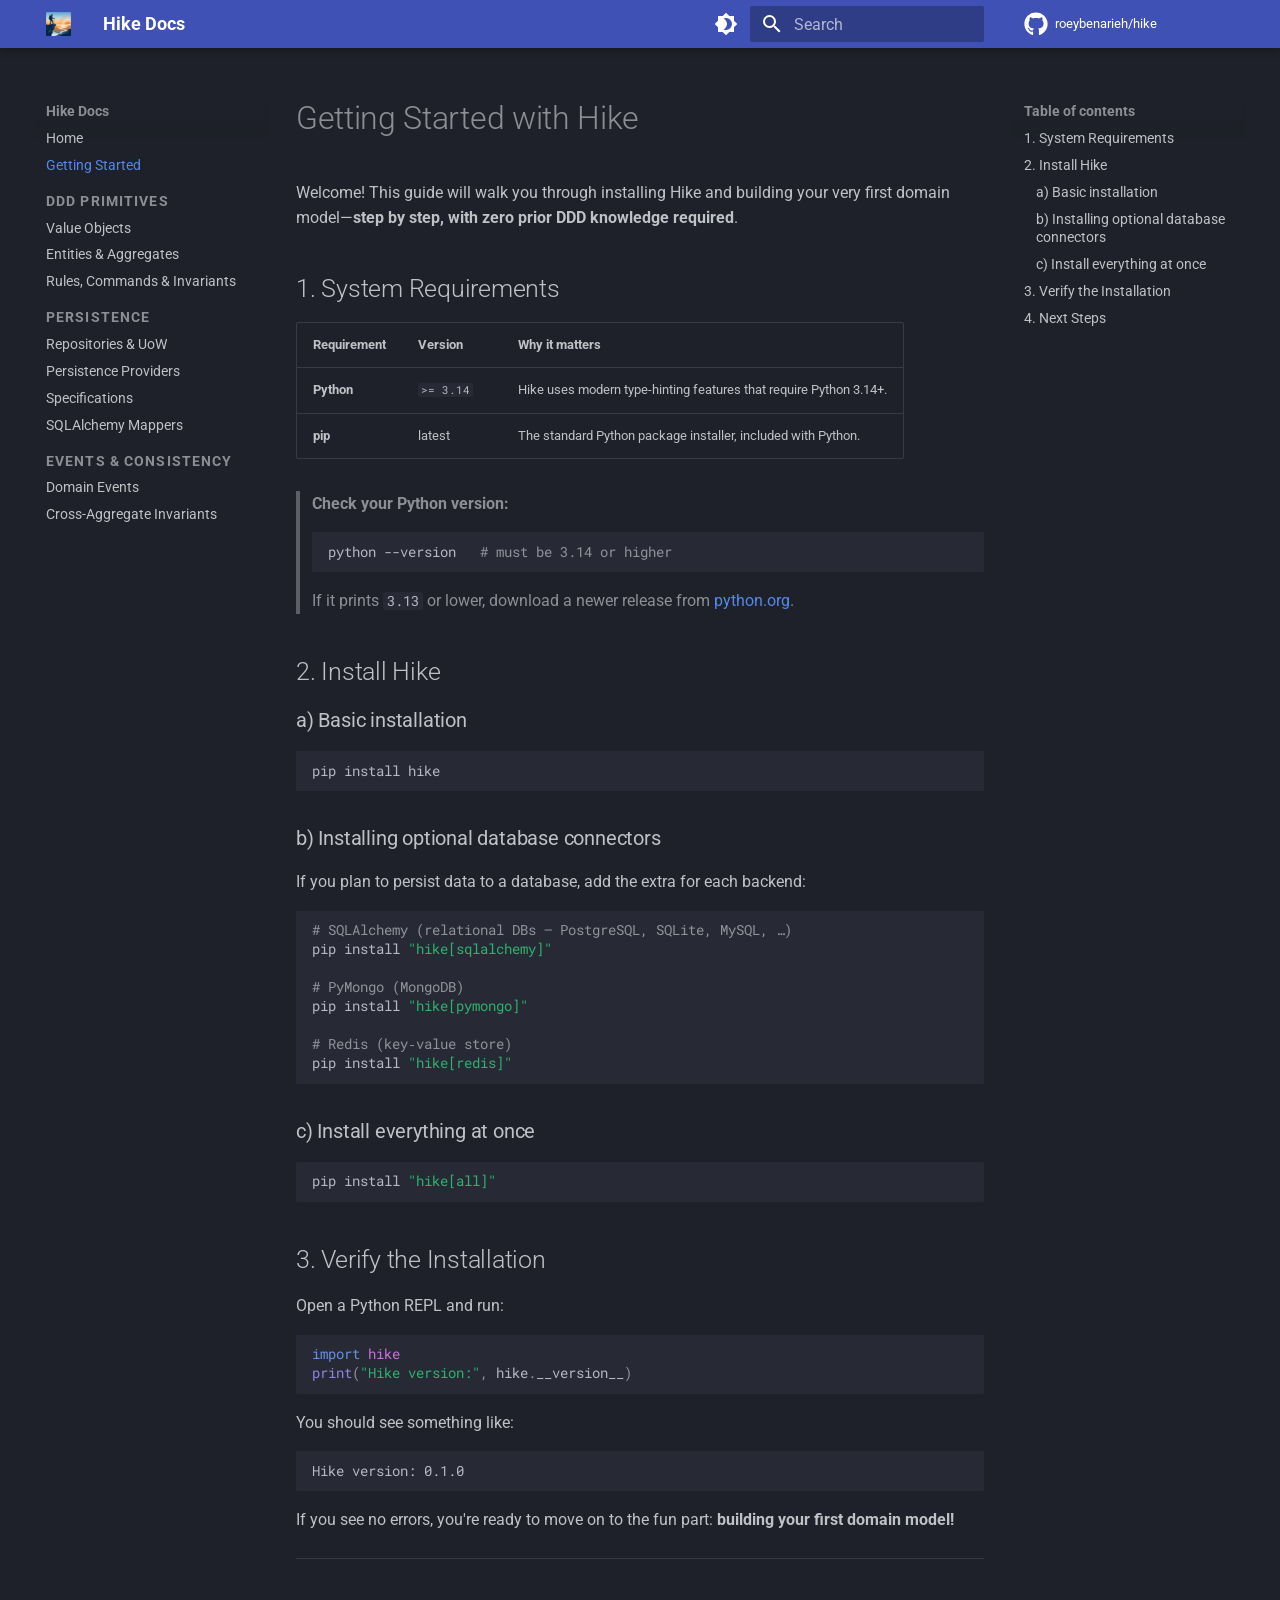
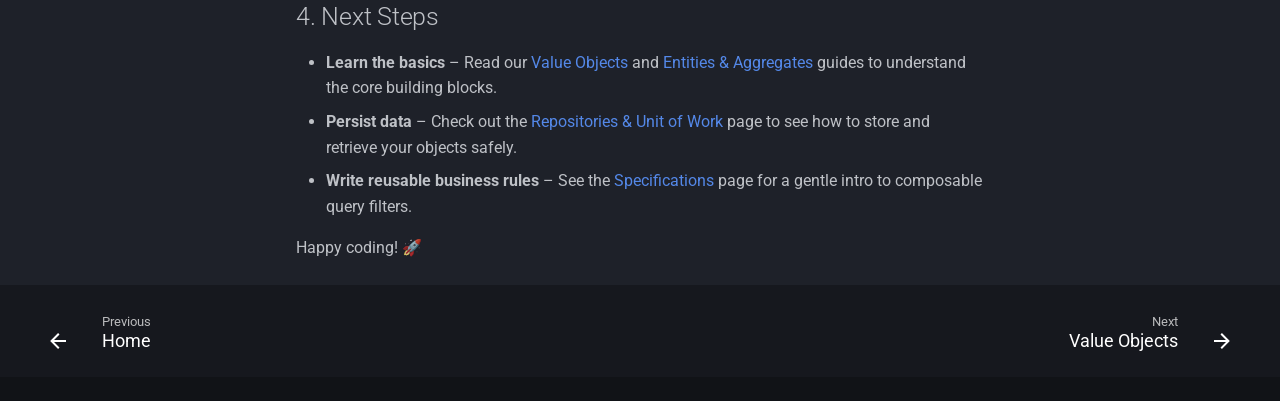
<file: guide/getting-started/index.html>
<!doctype html>
<html lang="en" class="no-js">
  <head>
    
      <meta charset="utf-8">
      <meta name="viewport" content="width=device-width,initial-scale=1">
      
      
      
      
        <link rel="prev" href="../..">
      
      
        <link rel="next" href="../value-objects/">
      
      
        
      
      
      <link rel="icon" href="../../hike-icon.png">
      <meta name="generator" content="mkdocs-1.6.1, mkdocs-material-9.7.7">
    
    
      
        <title>Getting Started - Hike Docs</title>
      
    
    
      <link rel="stylesheet" href="../../assets/stylesheets/main.ec1eaa64.min.css">
      
        
        <link rel="stylesheet" href="../../assets/stylesheets/palette.ab4e12ef.min.css">
      
      


    
    
      
    
    
      
        
        
        <link rel="preconnect" href="https://fonts.gstatic.com" crossorigin>
        <link rel="stylesheet" href="https://fonts.googleapis.com/css?family=Roboto:300,300i,400,400i,700,700i%7CRoboto+Mono:400,400i,700,700i&display=fallback">
        <style>:root{--md-text-font:"Roboto";--md-code-font:"Roboto Mono"}</style>
      
    
    
      <link rel="stylesheet" href="../../stylesheets/extra.css">
    
    <script>__md_scope=new URL("../..",location),__md_hash=e=>[...e].reduce(((e,_)=>(e<<5)-e+_.charCodeAt(0)),0),__md_get=(e,_=localStorage,t=__md_scope)=>JSON.parse(_.getItem(t.pathname+"."+e)),__md_set=(e,_,t=localStorage,a=__md_scope)=>{try{t.setItem(a.pathname+"."+e,JSON.stringify(_))}catch(e){}}</script>
    
      

    
    
  </head>
  
  
    
    
      
    
    
    
    
    <body dir="ltr" data-md-color-scheme="slate" data-md-color-primary="indigo" data-md-color-accent="indigo">
  
    
    <input class="md-toggle" data-md-toggle="drawer" type="checkbox" id="__drawer" autocomplete="off">
    <input class="md-toggle" data-md-toggle="search" type="checkbox" id="__search" autocomplete="off">
    <label class="md-overlay" for="__drawer"></label>
    <div data-md-component="skip">
      
        
        <a href="#getting-started-with-hike" class="md-skip">
          Skip to content
        </a>
      
    </div>
    <div data-md-component="announce">
      
    </div>
    
    
      

  

<header class="md-header md-header--shadow" data-md-component="header">
  <nav class="md-header__inner md-grid" aria-label="Header">
    <a href="../.." title="Hike Docs" class="md-header__button md-logo" aria-label="Hike Docs" data-md-component="logo">
      
  <img src="../../hike-icon.png" alt="logo">

    </a>
    <label class="md-header__button md-icon" for="__drawer">
      
      <svg xmlns="http://www.w3.org/2000/svg" viewBox="0 0 24 24"><path d="M3 6h18v2H3zm0 5h18v2H3zm0 5h18v2H3z"/></svg>
    </label>
    <div class="md-header__title" data-md-component="header-title">
      <div class="md-header__ellipsis">
        <div class="md-header__topic">
          <span class="md-ellipsis">
            Hike Docs
          </span>
        </div>
        <div class="md-header__topic" data-md-component="header-topic">
          <span class="md-ellipsis">
            
              Getting Started
            
          </span>
        </div>
      </div>
    </div>
    
      
        <form class="md-header__option" data-md-component="palette">
  
    
    
    
    <input class="md-option" data-md-color-media="" data-md-color-scheme="slate" data-md-color-primary="indigo" data-md-color-accent="indigo"  aria-label="Switch to light mode"  type="radio" name="__palette" id="__palette_0">
    
      <label class="md-header__button md-icon" title="Switch to light mode" for="__palette_1" hidden>
        <svg xmlns="http://www.w3.org/2000/svg" viewBox="0 0 24 24"><path d="M12 18c-.89 0-1.74-.2-2.5-.55C11.56 16.5 13 14.42 13 12s-1.44-4.5-3.5-5.45C10.26 6.2 11.11 6 12 6a6 6 0 0 1 6 6 6 6 0 0 1-6 6m8-9.31V4h-4.69L12 .69 8.69 4H4v4.69L.69 12 4 15.31V20h4.69L12 23.31 15.31 20H20v-4.69L23.31 12z"/></svg>
      </label>
    
  
    
    
    
    <input class="md-option" data-md-color-media="" data-md-color-scheme="default" data-md-color-primary="indigo" data-md-color-accent="indigo"  aria-label="Switch to dark mode"  type="radio" name="__palette" id="__palette_1">
    
      <label class="md-header__button md-icon" title="Switch to dark mode" for="__palette_0" hidden>
        <svg xmlns="http://www.w3.org/2000/svg" viewBox="0 0 24 24"><path d="M12 8a4 4 0 0 0-4 4 4 4 0 0 0 4 4 4 4 0 0 0 4-4 4 4 0 0 0-4-4m0 10a6 6 0 0 1-6-6 6 6 0 0 1 6-6 6 6 0 0 1 6 6 6 6 0 0 1-6 6m8-9.31V4h-4.69L12 .69 8.69 4H4v4.69L.69 12 4 15.31V20h4.69L12 23.31 15.31 20H20v-4.69L23.31 12z"/></svg>
      </label>
    
  
</form>
      
    
    
      <script>var palette=__md_get("__palette");if(palette&&palette.color){if("(prefers-color-scheme)"===palette.color.media){var media=matchMedia("(prefers-color-scheme: light)"),input=document.querySelector(media.matches?"[data-md-color-media='(prefers-color-scheme: light)']":"[data-md-color-media='(prefers-color-scheme: dark)']");palette.color.media=input.getAttribute("data-md-color-media"),palette.color.scheme=input.getAttribute("data-md-color-scheme"),palette.color.primary=input.getAttribute("data-md-color-primary"),palette.color.accent=input.getAttribute("data-md-color-accent")}for(var[key,value]of Object.entries(palette.color))document.body.setAttribute("data-md-color-"+key,value)}</script>
    
    
    
      
      
        <label class="md-header__button md-icon" for="__search">
          
          <svg xmlns="http://www.w3.org/2000/svg" viewBox="0 0 24 24"><path d="M9.5 3A6.5 6.5 0 0 1 16 9.5c0 1.61-.59 3.09-1.56 4.23l.27.27h.79l5 5-1.5 1.5-5-5v-.79l-.27-.27A6.52 6.52 0 0 1 9.5 16 6.5 6.5 0 0 1 3 9.5 6.5 6.5 0 0 1 9.5 3m0 2C7 5 5 7 5 9.5S7 14 9.5 14 14 12 14 9.5 12 5 9.5 5"/></svg>
        </label>
        <div class="md-search" data-md-component="search" role="dialog">
  <label class="md-search__overlay" for="__search"></label>
  <div class="md-search__inner" role="search">
    <form class="md-search__form" name="search">
      <input type="text" class="md-search__input" name="query" aria-label="Search" placeholder="Search" autocapitalize="off" autocorrect="off" autocomplete="off" spellcheck="false" data-md-component="search-query" required>
      <label class="md-search__icon md-icon" for="__search">
        
        <svg xmlns="http://www.w3.org/2000/svg" viewBox="0 0 24 24"><path d="M9.5 3A6.5 6.5 0 0 1 16 9.5c0 1.61-.59 3.09-1.56 4.23l.27.27h.79l5 5-1.5 1.5-5-5v-.79l-.27-.27A6.52 6.52 0 0 1 9.5 16 6.5 6.5 0 0 1 3 9.5 6.5 6.5 0 0 1 9.5 3m0 2C7 5 5 7 5 9.5S7 14 9.5 14 14 12 14 9.5 12 5 9.5 5"/></svg>
        
        <svg xmlns="http://www.w3.org/2000/svg" viewBox="0 0 24 24"><path d="M20 11v2H8l5.5 5.5-1.42 1.42L4.16 12l7.92-7.92L13.5 5.5 8 11z"/></svg>
      </label>
      <nav class="md-search__options" aria-label="Search">
        
        <button type="reset" class="md-search__icon md-icon" title="Clear" aria-label="Clear" tabindex="-1">
          
          <svg xmlns="http://www.w3.org/2000/svg" viewBox="0 0 24 24"><path d="M19 6.41 17.59 5 12 10.59 6.41 5 5 6.41 10.59 12 5 17.59 6.41 19 12 13.41 17.59 19 19 17.59 13.41 12z"/></svg>
        </button>
      </nav>
      
    </form>
    <div class="md-search__output">
      <div class="md-search__scrollwrap" tabindex="0" data-md-scrollfix>
        <div class="md-search-result" data-md-component="search-result">
          <div class="md-search-result__meta">
            Initializing search
          </div>
          <ol class="md-search-result__list" role="presentation"></ol>
        </div>
      </div>
    </div>
  </div>
</div>
      
    
    
      <div class="md-header__source">
        <a href="https://github.com/roeybenarieh/hike" title="Go to repository" class="md-source" data-md-component="source">
  <div class="md-source__icon md-icon">
    
    <svg xmlns="http://www.w3.org/2000/svg" viewBox="0 0 512 512"><!--! Font Awesome Free 7.1.0 by @fontawesome - https://fontawesome.com License - https://fontawesome.com/license/free (Icons: CC BY 4.0, Fonts: SIL OFL 1.1, Code: MIT License) Copyright 2025 Fonticons, Inc.--><path d="M173.9 397.4c0 2-2.3 3.6-5.2 3.6-3.3.3-5.6-1.3-5.6-3.6 0-2 2.3-3.6 5.2-3.6 3-.3 5.6 1.3 5.6 3.6m-31.1-4.5c-.7 2 1.3 4.3 4.3 4.9 2.6 1 5.6 0 6.2-2s-1.3-4.3-4.3-5.2c-2.6-.7-5.5.3-6.2 2.3m44.2-1.7c-2.9.7-4.9 2.6-4.6 4.9.3 2 2.9 3.3 5.9 2.6 2.9-.7 4.9-2.6 4.6-4.6-.3-1.9-3-3.2-5.9-2.9M252.8 8C114.1 8 8 113.3 8 252c0 110.9 69.8 205.8 169.5 239.2 12.8 2.3 17.3-5.6 17.3-12.1 0-6.2-.3-40.4-.3-61.4 0 0-70 15-84.7-29.8 0 0-11.4-29.1-27.8-36.6 0 0-22.9-15.7 1.6-15.4 0 0 24.9 2 38.6 25.8 21.9 38.6 58.6 27.5 72.9 20.9 2.3-16 8.8-27.1 16-33.7-55.9-6.2-112.3-14.3-112.3-110.5 0-27.5 7.6-41.3 23.6-58.9-2.6-6.5-11.1-33.3 2.6-67.9 20.9-6.5 69 27 69 27 20-5.6 41.5-8.5 62.8-8.5s42.8 2.9 62.8 8.5c0 0 48.1-33.6 69-27 13.7 34.7 5.2 61.4 2.6 67.9 16 17.7 25.8 31.5 25.8 58.9 0 96.5-58.9 104.2-114.8 110.5 9.2 7.9 17 22.9 17 46.4 0 33.7-.3 75.4-.3 83.6 0 6.5 4.6 14.4 17.3 12.1C436.2 457.8 504 362.9 504 252 504 113.3 391.5 8 252.8 8M105.2 352.9c-1.3 1-1 3.3.7 5.2 1.6 1.6 3.9 2.3 5.2 1 1.3-1 1-3.3-.7-5.2-1.6-1.6-3.9-2.3-5.2-1m-10.8-8.1c-.7 1.3.3 2.9 2.3 3.9 1.6 1 3.6.7 4.3-.7.7-1.3-.3-2.9-2.3-3.9-2-.6-3.6-.3-4.3.7m32.4 35.6c-1.6 1.3-1 4.3 1.3 6.2 2.3 2.3 5.2 2.6 6.5 1 1.3-1.3.7-4.3-1.3-6.2-2.2-2.3-5.2-2.6-6.5-1m-11.4-14.7c-1.6 1-1.6 3.6 0 5.9s4.3 3.3 5.6 2.3c1.6-1.3 1.6-3.9 0-6.2-1.4-2.3-4-3.3-5.6-2"/></svg>
  </div>
  <div class="md-source__repository">
    roeybenarieh/hike
  </div>
</a>
      </div>
    
  </nav>
  
</header>
    
    <div class="md-container" data-md-component="container">
      
      
        
          
        
      
      <main class="md-main" data-md-component="main">
        <div class="md-main__inner md-grid">
          
            
              
              <div class="md-sidebar md-sidebar--primary" data-md-component="sidebar" data-md-type="navigation" >
                <div class="md-sidebar__scrollwrap">
                  <div class="md-sidebar__inner">
                    



<nav class="md-nav md-nav--primary" aria-label="Navigation" data-md-level="0">
  <label class="md-nav__title" for="__drawer">
    <a href="../.." title="Hike Docs" class="md-nav__button md-logo" aria-label="Hike Docs" data-md-component="logo">
      
  <img src="../../hike-icon.png" alt="logo">

    </a>
    Hike Docs
  </label>
  
    <div class="md-nav__source">
      <a href="https://github.com/roeybenarieh/hike" title="Go to repository" class="md-source" data-md-component="source">
  <div class="md-source__icon md-icon">
    
    <svg xmlns="http://www.w3.org/2000/svg" viewBox="0 0 512 512"><!--! Font Awesome Free 7.1.0 by @fontawesome - https://fontawesome.com License - https://fontawesome.com/license/free (Icons: CC BY 4.0, Fonts: SIL OFL 1.1, Code: MIT License) Copyright 2025 Fonticons, Inc.--><path d="M173.9 397.4c0 2-2.3 3.6-5.2 3.6-3.3.3-5.6-1.3-5.6-3.6 0-2 2.3-3.6 5.2-3.6 3-.3 5.6 1.3 5.6 3.6m-31.1-4.5c-.7 2 1.3 4.3 4.3 4.9 2.6 1 5.6 0 6.2-2s-1.3-4.3-4.3-5.2c-2.6-.7-5.5.3-6.2 2.3m44.2-1.7c-2.9.7-4.9 2.6-4.6 4.9.3 2 2.9 3.3 5.9 2.6 2.9-.7 4.9-2.6 4.6-4.6-.3-1.9-3-3.2-5.9-2.9M252.8 8C114.1 8 8 113.3 8 252c0 110.9 69.8 205.8 169.5 239.2 12.8 2.3 17.3-5.6 17.3-12.1 0-6.2-.3-40.4-.3-61.4 0 0-70 15-84.7-29.8 0 0-11.4-29.1-27.8-36.6 0 0-22.9-15.7 1.6-15.4 0 0 24.9 2 38.6 25.8 21.9 38.6 58.6 27.5 72.9 20.9 2.3-16 8.8-27.1 16-33.7-55.9-6.2-112.3-14.3-112.3-110.5 0-27.5 7.6-41.3 23.6-58.9-2.6-6.5-11.1-33.3 2.6-67.9 20.9-6.5 69 27 69 27 20-5.6 41.5-8.5 62.8-8.5s42.8 2.9 62.8 8.5c0 0 48.1-33.6 69-27 13.7 34.7 5.2 61.4 2.6 67.9 16 17.7 25.8 31.5 25.8 58.9 0 96.5-58.9 104.2-114.8 110.5 9.2 7.9 17 22.9 17 46.4 0 33.7-.3 75.4-.3 83.6 0 6.5 4.6 14.4 17.3 12.1C436.2 457.8 504 362.9 504 252 504 113.3 391.5 8 252.8 8M105.2 352.9c-1.3 1-1 3.3.7 5.2 1.6 1.6 3.9 2.3 5.2 1 1.3-1 1-3.3-.7-5.2-1.6-1.6-3.9-2.3-5.2-1m-10.8-8.1c-.7 1.3.3 2.9 2.3 3.9 1.6 1 3.6.7 4.3-.7.7-1.3-.3-2.9-2.3-3.9-2-.6-3.6-.3-4.3.7m32.4 35.6c-1.6 1.3-1 4.3 1.3 6.2 2.3 2.3 5.2 2.6 6.5 1 1.3-1.3.7-4.3-1.3-6.2-2.2-2.3-5.2-2.6-6.5-1m-11.4-14.7c-1.6 1-1.6 3.6 0 5.9s4.3 3.3 5.6 2.3c1.6-1.3 1.6-3.9 0-6.2-1.4-2.3-4-3.3-5.6-2"/></svg>
  </div>
  <div class="md-source__repository">
    roeybenarieh/hike
  </div>
</a>
    </div>
  
  <ul class="md-nav__list" data-md-scrollfix>
    
      
      
  
  
  
  
    <li class="md-nav__item">
      <a href="../.." class="md-nav__link">
        
  
  
  <span class="md-ellipsis">
    
  
    Home
  

    
  </span>
  
  

      </a>
    </li>
  

    
      
      
  
  
    
  
  
  
    <li class="md-nav__item md-nav__item--active">
      
      <input class="md-nav__toggle md-toggle" type="checkbox" id="__toc">
      
      
        
      
      
        <label class="md-nav__link md-nav__link--active" for="__toc">
          
  
  
  <span class="md-ellipsis">
    
  
    Getting Started
  

    
  </span>
  
  

          <span class="md-nav__icon md-icon"></span>
        </label>
      
      <a href="./" class="md-nav__link md-nav__link--active">
        
  
  
  <span class="md-ellipsis">
    
  
    Getting Started
  

    
  </span>
  
  

      </a>
      
        

<nav class="md-nav md-nav--secondary" aria-label="Table of contents">
  
  
  
    
  
  
    <label class="md-nav__title" for="__toc">
      <span class="md-nav__icon md-icon"></span>
      Table of contents
    </label>
    <ul class="md-nav__list" data-md-component="toc" data-md-scrollfix>
      
        <li class="md-nav__item">
  <a href="#1-system-requirements" class="md-nav__link">
    <span class="md-ellipsis">
      
        1. System Requirements
      
    </span>
  </a>
  
</li>
      
        <li class="md-nav__item">
  <a href="#2-install-hike" class="md-nav__link">
    <span class="md-ellipsis">
      
        2. Install Hike
      
    </span>
  </a>
  
    <nav class="md-nav" aria-label="2. Install Hike">
      <ul class="md-nav__list">
        
          <li class="md-nav__item">
  <a href="#a-basic-installation" class="md-nav__link">
    <span class="md-ellipsis">
      
        a) Basic installation
      
    </span>
  </a>
  
</li>
        
          <li class="md-nav__item">
  <a href="#b-installing-optional-database-connectors" class="md-nav__link">
    <span class="md-ellipsis">
      
        b) Installing optional database connectors
      
    </span>
  </a>
  
</li>
        
          <li class="md-nav__item">
  <a href="#c-install-everything-at-once" class="md-nav__link">
    <span class="md-ellipsis">
      
        c) Install everything at once
      
    </span>
  </a>
  
</li>
        
      </ul>
    </nav>
  
</li>
      
        <li class="md-nav__item">
  <a href="#3-verify-the-installation" class="md-nav__link">
    <span class="md-ellipsis">
      
        3. Verify the Installation
      
    </span>
  </a>
  
</li>
      
        <li class="md-nav__item">
  <a href="#4-next-steps" class="md-nav__link">
    <span class="md-ellipsis">
      
        4. Next Steps
      
    </span>
  </a>
  
</li>
      
    </ul>
  
</nav>
      
    </li>
  

    
      
      
  
  
  
  
    
    
    
    
      
        
        
      
    
    
    <li class="md-nav__item md-nav__item--section md-nav__item--nested">
      
        
        
        <input class="md-nav__toggle md-toggle " type="checkbox" id="__nav_3" >
        
          
          <label class="md-nav__link" for="__nav_3" id="__nav_3_label" tabindex="">
            
  
  
  <span class="md-ellipsis">
    
  
    DDD Primitives
  

    
  </span>
  
  

            <span class="md-nav__icon md-icon"></span>
          </label>
        
        <nav class="md-nav" data-md-level="1" aria-labelledby="__nav_3_label" aria-expanded="false">
          <label class="md-nav__title" for="__nav_3">
            <span class="md-nav__icon md-icon"></span>
            
  
    DDD Primitives
  

          </label>
          <ul class="md-nav__list" data-md-scrollfix>
            
              
                
  
  
  
  
    <li class="md-nav__item">
      <a href="../value-objects/" class="md-nav__link">
        
  
  
  <span class="md-ellipsis">
    
  
    Value Objects
  

    
  </span>
  
  

      </a>
    </li>
  

              
            
              
                
  
  
  
  
    <li class="md-nav__item">
      <a href="../entities-aggregates/" class="md-nav__link">
        
  
  
  <span class="md-ellipsis">
    
  
    Entities & Aggregates
  

    
  </span>
  
  

      </a>
    </li>
  

              
            
              
                
  
  
  
  
    <li class="md-nav__item">
      <a href="../rules-commands/" class="md-nav__link">
        
  
  
  <span class="md-ellipsis">
    
  
    Rules, Commands & Invariants
  

    
  </span>
  
  

      </a>
    </li>
  

              
            
          </ul>
        </nav>
      
    </li>
  

    
      
      
  
  
  
  
    
    
    
    
      
        
        
      
    
    
    <li class="md-nav__item md-nav__item--section md-nav__item--nested">
      
        
        
        <input class="md-nav__toggle md-toggle " type="checkbox" id="__nav_4" >
        
          
          <label class="md-nav__link" for="__nav_4" id="__nav_4_label" tabindex="">
            
  
  
  <span class="md-ellipsis">
    
  
    Persistence
  

    
  </span>
  
  

            <span class="md-nav__icon md-icon"></span>
          </label>
        
        <nav class="md-nav" data-md-level="1" aria-labelledby="__nav_4_label" aria-expanded="false">
          <label class="md-nav__title" for="__nav_4">
            <span class="md-nav__icon md-icon"></span>
            
  
    Persistence
  

          </label>
          <ul class="md-nav__list" data-md-scrollfix>
            
              
                
  
  
  
  
    <li class="md-nav__item">
      <a href="../repositories-uow/" class="md-nav__link">
        
  
  
  <span class="md-ellipsis">
    
  
    Repositories & UoW
  

    
  </span>
  
  

      </a>
    </li>
  

              
            
              
                
  
  
  
  
    <li class="md-nav__item">
      <a href="../persistence-providers/" class="md-nav__link">
        
  
  
  <span class="md-ellipsis">
    
  
    Persistence Providers
  

    
  </span>
  
  

      </a>
    </li>
  

              
            
              
                
  
  
  
  
    <li class="md-nav__item">
      <a href="../specifications/" class="md-nav__link">
        
  
  
  <span class="md-ellipsis">
    
  
    Specifications
  

    
  </span>
  
  

      </a>
    </li>
  

              
            
              
                
  
  
  
  
    <li class="md-nav__item">
      <a href="../sqlalchemy-mappers/" class="md-nav__link">
        
  
  
  <span class="md-ellipsis">
    
  
    SQLAlchemy Mappers
  

    
  </span>
  
  

      </a>
    </li>
  

              
            
          </ul>
        </nav>
      
    </li>
  

    
      
      
  
  
  
  
    
    
    
    
      
        
        
      
    
    
    <li class="md-nav__item md-nav__item--section md-nav__item--nested">
      
        
        
        <input class="md-nav__toggle md-toggle " type="checkbox" id="__nav_5" >
        
          
          <label class="md-nav__link" for="__nav_5" id="__nav_5_label" tabindex="">
            
  
  
  <span class="md-ellipsis">
    
  
    Events & Consistency
  

    
  </span>
  
  

            <span class="md-nav__icon md-icon"></span>
          </label>
        
        <nav class="md-nav" data-md-level="1" aria-labelledby="__nav_5_label" aria-expanded="false">
          <label class="md-nav__title" for="__nav_5">
            <span class="md-nav__icon md-icon"></span>
            
  
    Events & Consistency
  

          </label>
          <ul class="md-nav__list" data-md-scrollfix>
            
              
                
  
  
  
  
    <li class="md-nav__item">
      <a href="../domain-events/" class="md-nav__link">
        
  
  
  <span class="md-ellipsis">
    
  
    Domain Events
  

    
  </span>
  
  

      </a>
    </li>
  

              
            
              
                
  
  
  
  
    <li class="md-nav__item">
      <a href="../cross-aggregate-invariants/" class="md-nav__link">
        
  
  
  <span class="md-ellipsis">
    
  
    Cross-Aggregate Invariants
  

    
  </span>
  
  

      </a>
    </li>
  

              
            
          </ul>
        </nav>
      
    </li>
  

    
  </ul>
</nav>
                  </div>
                </div>
              </div>
            
            
              
              <div class="md-sidebar md-sidebar--secondary" data-md-component="sidebar" data-md-type="toc" >
                <div class="md-sidebar__scrollwrap">
                  <div class="md-sidebar__inner">
                    

<nav class="md-nav md-nav--secondary" aria-label="Table of contents">
  
  
  
    
  
  
    <label class="md-nav__title" for="__toc">
      <span class="md-nav__icon md-icon"></span>
      Table of contents
    </label>
    <ul class="md-nav__list" data-md-component="toc" data-md-scrollfix>
      
        <li class="md-nav__item">
  <a href="#1-system-requirements" class="md-nav__link">
    <span class="md-ellipsis">
      
        1. System Requirements
      
    </span>
  </a>
  
</li>
      
        <li class="md-nav__item">
  <a href="#2-install-hike" class="md-nav__link">
    <span class="md-ellipsis">
      
        2. Install Hike
      
    </span>
  </a>
  
    <nav class="md-nav" aria-label="2. Install Hike">
      <ul class="md-nav__list">
        
          <li class="md-nav__item">
  <a href="#a-basic-installation" class="md-nav__link">
    <span class="md-ellipsis">
      
        a) Basic installation
      
    </span>
  </a>
  
</li>
        
          <li class="md-nav__item">
  <a href="#b-installing-optional-database-connectors" class="md-nav__link">
    <span class="md-ellipsis">
      
        b) Installing optional database connectors
      
    </span>
  </a>
  
</li>
        
          <li class="md-nav__item">
  <a href="#c-install-everything-at-once" class="md-nav__link">
    <span class="md-ellipsis">
      
        c) Install everything at once
      
    </span>
  </a>
  
</li>
        
      </ul>
    </nav>
  
</li>
      
        <li class="md-nav__item">
  <a href="#3-verify-the-installation" class="md-nav__link">
    <span class="md-ellipsis">
      
        3. Verify the Installation
      
    </span>
  </a>
  
</li>
      
        <li class="md-nav__item">
  <a href="#4-next-steps" class="md-nav__link">
    <span class="md-ellipsis">
      
        4. Next Steps
      
    </span>
  </a>
  
</li>
      
    </ul>
  
</nav>
                  </div>
                </div>
              </div>
            
          
          
            <div class="md-content" data-md-component="content">
              
              <article class="md-content__inner md-typeset">
                
                  


  
  


<h1 id="getting-started-with-hike">Getting Started with Hike</h1>
<p>Welcome! This guide will walk you through installing Hike and building your very first domain model—<strong>step by step, with zero prior DDD knowledge required</strong>.</p>
<h2 id="1-system-requirements">1. System Requirements</h2>
<table>
<thead>
<tr>
<th>Requirement</th>
<th>Version</th>
<th>Why it matters</th>
</tr>
</thead>
<tbody>
<tr>
<td><strong>Python</strong></td>
<td><code>&gt;= 3.14</code></td>
<td>Hike uses modern type‑hinting features that require Python 3.14+.</td>
</tr>
<tr>
<td><strong>pip</strong></td>
<td>latest</td>
<td>The standard Python package installer, included with Python.</td>
</tr>
</tbody>
</table>
<blockquote>
<p><strong>Check your Python version:</strong>
<div class="language-bash highlight"><pre><span></span><code><span id="__span-0-1"><a id="__codelineno-0-1" name="__codelineno-0-1" href="#__codelineno-0-1"></a>python<span class="w"> </span>--version<span class="w">   </span><span class="c1"># must be 3.14 or higher</span>
</span></code></pre></div>
If it prints <code>3.13</code> or lower, download a newer release from <a href="https://www.python.org/downloads/">python.org</a>.</p>
</blockquote>
<h2 id="2-install-hike">2. Install Hike</h2>
<h3 id="a-basic-installation">a) Basic installation</h3>
<div class="language-bash highlight"><pre><span></span><code><span id="__span-1-1"><a id="__codelineno-1-1" name="__codelineno-1-1" href="#__codelineno-1-1"></a>pip<span class="w"> </span>install<span class="w"> </span>hike
</span></code></pre></div>
<h3 id="b-installing-optional-database-connectors">b) Installing optional database connectors</h3>
<p>If you plan to persist data to a database, add the extra for each backend:</p>
<div class="language-bash highlight"><pre><span></span><code><span id="__span-2-1"><a id="__codelineno-2-1" name="__codelineno-2-1" href="#__codelineno-2-1"></a><span class="c1"># SQLAlchemy (relational DBs — PostgreSQL, SQLite, MySQL, …)</span>
</span><span id="__span-2-2"><a id="__codelineno-2-2" name="__codelineno-2-2" href="#__codelineno-2-2"></a>pip<span class="w"> </span>install<span class="w"> </span><span class="s2">"hike[sqlalchemy]"</span>
</span><span id="__span-2-3"><a id="__codelineno-2-3" name="__codelineno-2-3" href="#__codelineno-2-3"></a>
</span><span id="__span-2-4"><a id="__codelineno-2-4" name="__codelineno-2-4" href="#__codelineno-2-4"></a><span class="c1"># PyMongo (MongoDB)</span>
</span><span id="__span-2-5"><a id="__codelineno-2-5" name="__codelineno-2-5" href="#__codelineno-2-5"></a>pip<span class="w"> </span>install<span class="w"> </span><span class="s2">"hike[pymongo]"</span>
</span><span id="__span-2-6"><a id="__codelineno-2-6" name="__codelineno-2-6" href="#__codelineno-2-6"></a>
</span><span id="__span-2-7"><a id="__codelineno-2-7" name="__codelineno-2-7" href="#__codelineno-2-7"></a><span class="c1"># Redis (key‑value store)</span>
</span><span id="__span-2-8"><a id="__codelineno-2-8" name="__codelineno-2-8" href="#__codelineno-2-8"></a>pip<span class="w"> </span>install<span class="w"> </span><span class="s2">"hike[redis]"</span>
</span></code></pre></div>
<h3 id="c-install-everything-at-once">c) Install everything at once</h3>
<div class="language-bash highlight"><pre><span></span><code><span id="__span-3-1"><a id="__codelineno-3-1" name="__codelineno-3-1" href="#__codelineno-3-1"></a>pip<span class="w"> </span>install<span class="w"> </span><span class="s2">"hike[all]"</span>
</span></code></pre></div>
<h2 id="3-verify-the-installation">3. Verify the Installation</h2>
<p>Open a Python REPL and run:</p>
<div class="language-python highlight"><pre><span></span><code><span id="__span-4-1"><a id="__codelineno-4-1" name="__codelineno-4-1" href="#__codelineno-4-1"></a><span class="kn">import</span><span class="w"> </span><span class="nn">hike</span>
</span><span id="__span-4-2"><a id="__codelineno-4-2" name="__codelineno-4-2" href="#__codelineno-4-2"></a><span class="nb">print</span><span class="p">(</span><span class="s2">"Hike version:"</span><span class="p">,</span> <span class="n">hike</span><span class="o">.</span><span class="n">__version__</span><span class="p">)</span>
</span></code></pre></div>
<p>You should see something like:</p>
<div class="language-text highlight"><pre><span></span><code><span id="__span-5-1"><a id="__codelineno-5-1" name="__codelineno-5-1" href="#__codelineno-5-1"></a>Hike version: 0.1.0
</span></code></pre></div>
<p>If you see no errors, you're ready to move on to the fun part: <strong>building your first domain model!</strong></p>
<hr />
<h2 id="4-next-steps">4. Next Steps</h2>
<ul>
<li><strong>Learn the basics</strong> – Read our <a href="../value-objects/">Value Objects</a> and <a href="../entities-aggregates/">Entities &amp; Aggregates</a> guides to understand the core building blocks.</li>
<li><strong>Persist data</strong> – Check out the <a href="../repositories-uow/">Repositories &amp; Unit of Work</a> page to see how to store and retrieve your objects safely.</li>
<li><strong>Write reusable business rules</strong> – See the <a href="../specifications/">Specifications</a> page for a gentle intro to composable query filters.</li>
</ul>
<p>Happy coding! 🚀</p>












                
              </article>
            </div>
          
          
<script>var target=document.getElementById(location.hash.slice(1));target&&target.name&&(target.checked=target.name.startsWith("__tabbed_"))</script>
        </div>
        
      </main>
      
        <footer class="md-footer">
  
    
      
      <nav class="md-footer__inner md-grid" aria-label="Footer" >
        
          
          <a href="../.." class="md-footer__link md-footer__link--prev" aria-label="Previous: Home">
            <div class="md-footer__button md-icon">
              
              <svg xmlns="http://www.w3.org/2000/svg" viewBox="0 0 24 24"><path d="M20 11v2H8l5.5 5.5-1.42 1.42L4.16 12l7.92-7.92L13.5 5.5 8 11z"/></svg>
            </div>
            <div class="md-footer__title">
              <span class="md-footer__direction">
                Previous
              </span>
              <div class="md-ellipsis">
                Home
              </div>
            </div>
          </a>
        
        
          
          <a href="../value-objects/" class="md-footer__link md-footer__link--next" aria-label="Next: Value Objects">
            <div class="md-footer__title">
              <span class="md-footer__direction">
                Next
              </span>
              <div class="md-ellipsis">
                Value Objects
              </div>
            </div>
            <div class="md-footer__button md-icon">
              
              <svg xmlns="http://www.w3.org/2000/svg" viewBox="0 0 24 24"><path d="M4 11v2h12l-5.5 5.5 1.42 1.42L19.84 12l-7.92-7.92L10.5 5.5 16 11z"/></svg>
            </div>
          </a>
        
      </nav>
    
  
  <div class="md-footer-meta md-typeset">
    <div class="md-footer-meta__inner md-grid">
      <div class="md-copyright">
  
  
</div>
      
    </div>
  </div>
</footer>
      
    </div>
    <div class="md-dialog" data-md-component="dialog">
      <div class="md-dialog__inner md-typeset"></div>
    </div>
    
    
    
      
      
      <script id="__config" type="application/json">{"annotate": null, "base": "../..", "features": ["navigation.footer", "navigation.sections"], "search": "../../assets/javascripts/workers/search.2c215733.min.js", "tags": null, "translations": {"clipboard.copied": "Copied to clipboard", "clipboard.copy": "Copy to clipboard", "search.result.more.one": "1 more on this page", "search.result.more.other": "# more on this page", "search.result.none": "No matching documents", "search.result.one": "1 matching document", "search.result.other": "# matching documents", "search.result.placeholder": "Type to start searching", "search.result.term.missing": "Missing", "select.version": "Select version"}, "version": null}</script>
    
    
      <script src="../../assets/javascripts/bundle.d7400e89.min.js"></script>
      
    
  </body>
</html>
</file>
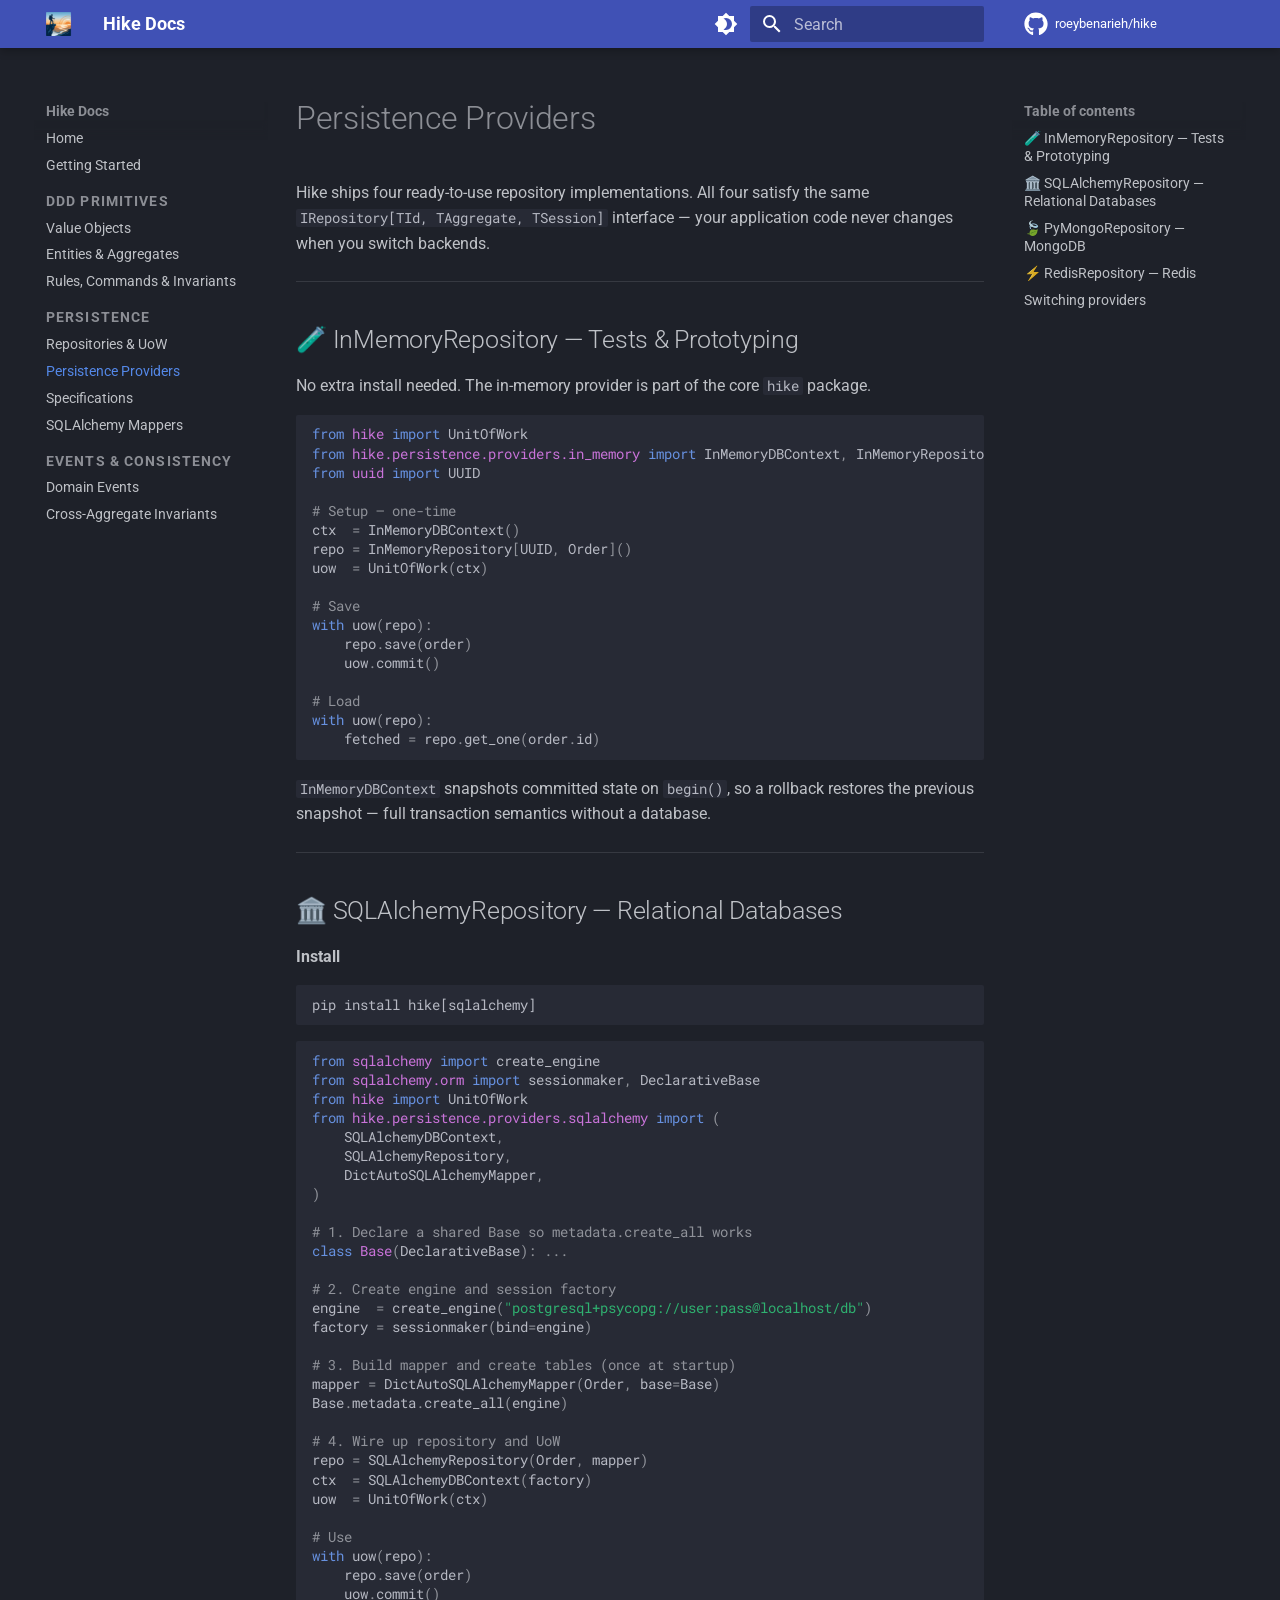
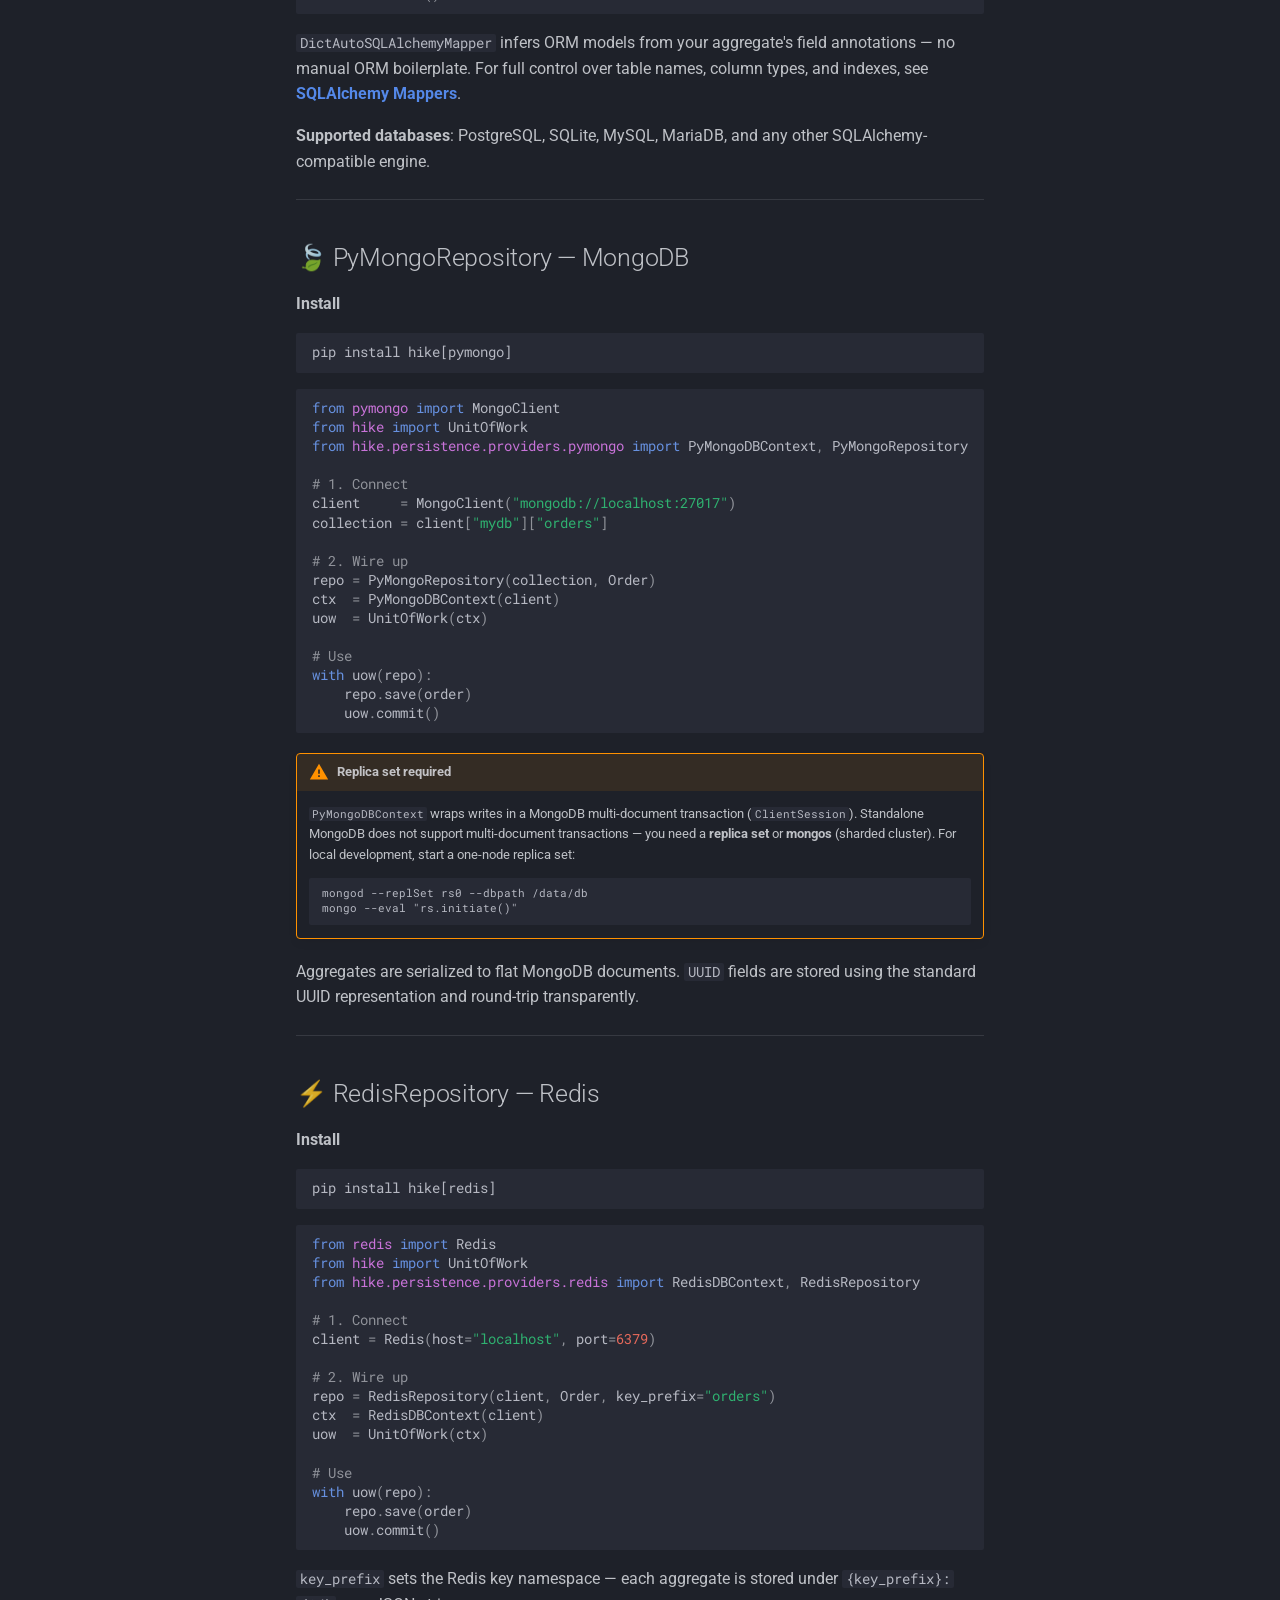
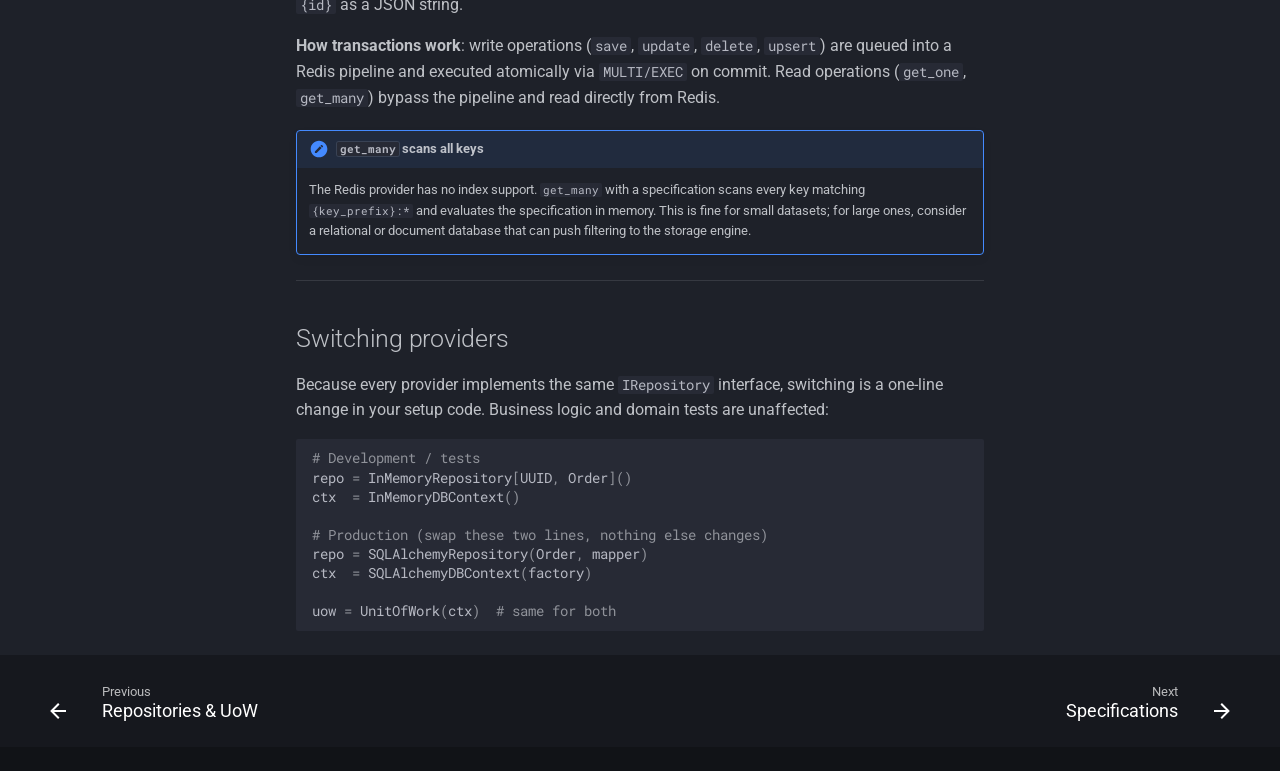
<file: guide/persistence-providers/index.html>
<!doctype html>
<html lang="en" class="no-js">
  <head>
    
      <meta charset="utf-8">
      <meta name="viewport" content="width=device-width,initial-scale=1">
      
      
      
      
        <link rel="prev" href="../repositories-uow/">
      
      
        <link rel="next" href="../specifications/">
      
      
        
      
      
      <link rel="icon" href="../../hike-icon.png">
      <meta name="generator" content="mkdocs-1.6.1, mkdocs-material-9.7.7">
    
    
      
        <title>Persistence Providers - Hike Docs</title>
      
    
    
      <link rel="stylesheet" href="../../assets/stylesheets/main.ec1eaa64.min.css">
      
        
        <link rel="stylesheet" href="../../assets/stylesheets/palette.ab4e12ef.min.css">
      
      


    
    
      
    
    
      
        
        
        <link rel="preconnect" href="https://fonts.gstatic.com" crossorigin>
        <link rel="stylesheet" href="https://fonts.googleapis.com/css?family=Roboto:300,300i,400,400i,700,700i%7CRoboto+Mono:400,400i,700,700i&display=fallback">
        <style>:root{--md-text-font:"Roboto";--md-code-font:"Roboto Mono"}</style>
      
    
    
      <link rel="stylesheet" href="../../stylesheets/extra.css">
    
    <script>__md_scope=new URL("../..",location),__md_hash=e=>[...e].reduce(((e,_)=>(e<<5)-e+_.charCodeAt(0)),0),__md_get=(e,_=localStorage,t=__md_scope)=>JSON.parse(_.getItem(t.pathname+"."+e)),__md_set=(e,_,t=localStorage,a=__md_scope)=>{try{t.setItem(a.pathname+"."+e,JSON.stringify(_))}catch(e){}}</script>
    
      

    
    
  </head>
  
  
    
    
      
    
    
    
    
    <body dir="ltr" data-md-color-scheme="slate" data-md-color-primary="indigo" data-md-color-accent="indigo">
  
    
    <input class="md-toggle" data-md-toggle="drawer" type="checkbox" id="__drawer" autocomplete="off">
    <input class="md-toggle" data-md-toggle="search" type="checkbox" id="__search" autocomplete="off">
    <label class="md-overlay" for="__drawer"></label>
    <div data-md-component="skip">
      
        
        <a href="#persistence-providers" class="md-skip">
          Skip to content
        </a>
      
    </div>
    <div data-md-component="announce">
      
    </div>
    
    
      

  

<header class="md-header md-header--shadow" data-md-component="header">
  <nav class="md-header__inner md-grid" aria-label="Header">
    <a href="../.." title="Hike Docs" class="md-header__button md-logo" aria-label="Hike Docs" data-md-component="logo">
      
  <img src="../../hike-icon.png" alt="logo">

    </a>
    <label class="md-header__button md-icon" for="__drawer">
      
      <svg xmlns="http://www.w3.org/2000/svg" viewBox="0 0 24 24"><path d="M3 6h18v2H3zm0 5h18v2H3zm0 5h18v2H3z"/></svg>
    </label>
    <div class="md-header__title" data-md-component="header-title">
      <div class="md-header__ellipsis">
        <div class="md-header__topic">
          <span class="md-ellipsis">
            Hike Docs
          </span>
        </div>
        <div class="md-header__topic" data-md-component="header-topic">
          <span class="md-ellipsis">
            
              Persistence Providers
            
          </span>
        </div>
      </div>
    </div>
    
      
        <form class="md-header__option" data-md-component="palette">
  
    
    
    
    <input class="md-option" data-md-color-media="" data-md-color-scheme="slate" data-md-color-primary="indigo" data-md-color-accent="indigo"  aria-label="Switch to light mode"  type="radio" name="__palette" id="__palette_0">
    
      <label class="md-header__button md-icon" title="Switch to light mode" for="__palette_1" hidden>
        <svg xmlns="http://www.w3.org/2000/svg" viewBox="0 0 24 24"><path d="M12 18c-.89 0-1.74-.2-2.5-.55C11.56 16.5 13 14.42 13 12s-1.44-4.5-3.5-5.45C10.26 6.2 11.11 6 12 6a6 6 0 0 1 6 6 6 6 0 0 1-6 6m8-9.31V4h-4.69L12 .69 8.69 4H4v4.69L.69 12 4 15.31V20h4.69L12 23.31 15.31 20H20v-4.69L23.31 12z"/></svg>
      </label>
    
  
    
    
    
    <input class="md-option" data-md-color-media="" data-md-color-scheme="default" data-md-color-primary="indigo" data-md-color-accent="indigo"  aria-label="Switch to dark mode"  type="radio" name="__palette" id="__palette_1">
    
      <label class="md-header__button md-icon" title="Switch to dark mode" for="__palette_0" hidden>
        <svg xmlns="http://www.w3.org/2000/svg" viewBox="0 0 24 24"><path d="M12 8a4 4 0 0 0-4 4 4 4 0 0 0 4 4 4 4 0 0 0 4-4 4 4 0 0 0-4-4m0 10a6 6 0 0 1-6-6 6 6 0 0 1 6-6 6 6 0 0 1 6 6 6 6 0 0 1-6 6m8-9.31V4h-4.69L12 .69 8.69 4H4v4.69L.69 12 4 15.31V20h4.69L12 23.31 15.31 20H20v-4.69L23.31 12z"/></svg>
      </label>
    
  
</form>
      
    
    
      <script>var palette=__md_get("__palette");if(palette&&palette.color){if("(prefers-color-scheme)"===palette.color.media){var media=matchMedia("(prefers-color-scheme: light)"),input=document.querySelector(media.matches?"[data-md-color-media='(prefers-color-scheme: light)']":"[data-md-color-media='(prefers-color-scheme: dark)']");palette.color.media=input.getAttribute("data-md-color-media"),palette.color.scheme=input.getAttribute("data-md-color-scheme"),palette.color.primary=input.getAttribute("data-md-color-primary"),palette.color.accent=input.getAttribute("data-md-color-accent")}for(var[key,value]of Object.entries(palette.color))document.body.setAttribute("data-md-color-"+key,value)}</script>
    
    
    
      
      
        <label class="md-header__button md-icon" for="__search">
          
          <svg xmlns="http://www.w3.org/2000/svg" viewBox="0 0 24 24"><path d="M9.5 3A6.5 6.5 0 0 1 16 9.5c0 1.61-.59 3.09-1.56 4.23l.27.27h.79l5 5-1.5 1.5-5-5v-.79l-.27-.27A6.52 6.52 0 0 1 9.5 16 6.5 6.5 0 0 1 3 9.5 6.5 6.5 0 0 1 9.5 3m0 2C7 5 5 7 5 9.5S7 14 9.5 14 14 12 14 9.5 12 5 9.5 5"/></svg>
        </label>
        <div class="md-search" data-md-component="search" role="dialog">
  <label class="md-search__overlay" for="__search"></label>
  <div class="md-search__inner" role="search">
    <form class="md-search__form" name="search">
      <input type="text" class="md-search__input" name="query" aria-label="Search" placeholder="Search" autocapitalize="off" autocorrect="off" autocomplete="off" spellcheck="false" data-md-component="search-query" required>
      <label class="md-search__icon md-icon" for="__search">
        
        <svg xmlns="http://www.w3.org/2000/svg" viewBox="0 0 24 24"><path d="M9.5 3A6.5 6.5 0 0 1 16 9.5c0 1.61-.59 3.09-1.56 4.23l.27.27h.79l5 5-1.5 1.5-5-5v-.79l-.27-.27A6.52 6.52 0 0 1 9.5 16 6.5 6.5 0 0 1 3 9.5 6.5 6.5 0 0 1 9.5 3m0 2C7 5 5 7 5 9.5S7 14 9.5 14 14 12 14 9.5 12 5 9.5 5"/></svg>
        
        <svg xmlns="http://www.w3.org/2000/svg" viewBox="0 0 24 24"><path d="M20 11v2H8l5.5 5.5-1.42 1.42L4.16 12l7.92-7.92L13.5 5.5 8 11z"/></svg>
      </label>
      <nav class="md-search__options" aria-label="Search">
        
        <button type="reset" class="md-search__icon md-icon" title="Clear" aria-label="Clear" tabindex="-1">
          
          <svg xmlns="http://www.w3.org/2000/svg" viewBox="0 0 24 24"><path d="M19 6.41 17.59 5 12 10.59 6.41 5 5 6.41 10.59 12 5 17.59 6.41 19 12 13.41 17.59 19 19 17.59 13.41 12z"/></svg>
        </button>
      </nav>
      
    </form>
    <div class="md-search__output">
      <div class="md-search__scrollwrap" tabindex="0" data-md-scrollfix>
        <div class="md-search-result" data-md-component="search-result">
          <div class="md-search-result__meta">
            Initializing search
          </div>
          <ol class="md-search-result__list" role="presentation"></ol>
        </div>
      </div>
    </div>
  </div>
</div>
      
    
    
      <div class="md-header__source">
        <a href="https://github.com/roeybenarieh/hike" title="Go to repository" class="md-source" data-md-component="source">
  <div class="md-source__icon md-icon">
    
    <svg xmlns="http://www.w3.org/2000/svg" viewBox="0 0 512 512"><!--! Font Awesome Free 7.1.0 by @fontawesome - https://fontawesome.com License - https://fontawesome.com/license/free (Icons: CC BY 4.0, Fonts: SIL OFL 1.1, Code: MIT License) Copyright 2025 Fonticons, Inc.--><path d="M173.9 397.4c0 2-2.3 3.6-5.2 3.6-3.3.3-5.6-1.3-5.6-3.6 0-2 2.3-3.6 5.2-3.6 3-.3 5.6 1.3 5.6 3.6m-31.1-4.5c-.7 2 1.3 4.3 4.3 4.9 2.6 1 5.6 0 6.2-2s-1.3-4.3-4.3-5.2c-2.6-.7-5.5.3-6.2 2.3m44.2-1.7c-2.9.7-4.9 2.6-4.6 4.9.3 2 2.9 3.3 5.9 2.6 2.9-.7 4.9-2.6 4.6-4.6-.3-1.9-3-3.2-5.9-2.9M252.8 8C114.1 8 8 113.3 8 252c0 110.9 69.8 205.8 169.5 239.2 12.8 2.3 17.3-5.6 17.3-12.1 0-6.2-.3-40.4-.3-61.4 0 0-70 15-84.7-29.8 0 0-11.4-29.1-27.8-36.6 0 0-22.9-15.7 1.6-15.4 0 0 24.9 2 38.6 25.8 21.9 38.6 58.6 27.5 72.9 20.9 2.3-16 8.8-27.1 16-33.7-55.9-6.2-112.3-14.3-112.3-110.5 0-27.5 7.6-41.3 23.6-58.9-2.6-6.5-11.1-33.3 2.6-67.9 20.9-6.5 69 27 69 27 20-5.6 41.5-8.5 62.8-8.5s42.8 2.9 62.8 8.5c0 0 48.1-33.6 69-27 13.7 34.7 5.2 61.4 2.6 67.9 16 17.7 25.8 31.5 25.8 58.9 0 96.5-58.9 104.2-114.8 110.5 9.2 7.9 17 22.9 17 46.4 0 33.7-.3 75.4-.3 83.6 0 6.5 4.6 14.4 17.3 12.1C436.2 457.8 504 362.9 504 252 504 113.3 391.5 8 252.8 8M105.2 352.9c-1.3 1-1 3.3.7 5.2 1.6 1.6 3.9 2.3 5.2 1 1.3-1 1-3.3-.7-5.2-1.6-1.6-3.9-2.3-5.2-1m-10.8-8.1c-.7 1.3.3 2.9 2.3 3.9 1.6 1 3.6.7 4.3-.7.7-1.3-.3-2.9-2.3-3.9-2-.6-3.6-.3-4.3.7m32.4 35.6c-1.6 1.3-1 4.3 1.3 6.2 2.3 2.3 5.2 2.6 6.5 1 1.3-1.3.7-4.3-1.3-6.2-2.2-2.3-5.2-2.6-6.5-1m-11.4-14.7c-1.6 1-1.6 3.6 0 5.9s4.3 3.3 5.6 2.3c1.6-1.3 1.6-3.9 0-6.2-1.4-2.3-4-3.3-5.6-2"/></svg>
  </div>
  <div class="md-source__repository">
    roeybenarieh/hike
  </div>
</a>
      </div>
    
  </nav>
  
</header>
    
    <div class="md-container" data-md-component="container">
      
      
        
          
        
      
      <main class="md-main" data-md-component="main">
        <div class="md-main__inner md-grid">
          
            
              
              <div class="md-sidebar md-sidebar--primary" data-md-component="sidebar" data-md-type="navigation" >
                <div class="md-sidebar__scrollwrap">
                  <div class="md-sidebar__inner">
                    



<nav class="md-nav md-nav--primary" aria-label="Navigation" data-md-level="0">
  <label class="md-nav__title" for="__drawer">
    <a href="../.." title="Hike Docs" class="md-nav__button md-logo" aria-label="Hike Docs" data-md-component="logo">
      
  <img src="../../hike-icon.png" alt="logo">

    </a>
    Hike Docs
  </label>
  
    <div class="md-nav__source">
      <a href="https://github.com/roeybenarieh/hike" title="Go to repository" class="md-source" data-md-component="source">
  <div class="md-source__icon md-icon">
    
    <svg xmlns="http://www.w3.org/2000/svg" viewBox="0 0 512 512"><!--! Font Awesome Free 7.1.0 by @fontawesome - https://fontawesome.com License - https://fontawesome.com/license/free (Icons: CC BY 4.0, Fonts: SIL OFL 1.1, Code: MIT License) Copyright 2025 Fonticons, Inc.--><path d="M173.9 397.4c0 2-2.3 3.6-5.2 3.6-3.3.3-5.6-1.3-5.6-3.6 0-2 2.3-3.6 5.2-3.6 3-.3 5.6 1.3 5.6 3.6m-31.1-4.5c-.7 2 1.3 4.3 4.3 4.9 2.6 1 5.6 0 6.2-2s-1.3-4.3-4.3-5.2c-2.6-.7-5.5.3-6.2 2.3m44.2-1.7c-2.9.7-4.9 2.6-4.6 4.9.3 2 2.9 3.3 5.9 2.6 2.9-.7 4.9-2.6 4.6-4.6-.3-1.9-3-3.2-5.9-2.9M252.8 8C114.1 8 8 113.3 8 252c0 110.9 69.8 205.8 169.5 239.2 12.8 2.3 17.3-5.6 17.3-12.1 0-6.2-.3-40.4-.3-61.4 0 0-70 15-84.7-29.8 0 0-11.4-29.1-27.8-36.6 0 0-22.9-15.7 1.6-15.4 0 0 24.9 2 38.6 25.8 21.9 38.6 58.6 27.5 72.9 20.9 2.3-16 8.8-27.1 16-33.7-55.9-6.2-112.3-14.3-112.3-110.5 0-27.5 7.6-41.3 23.6-58.9-2.6-6.5-11.1-33.3 2.6-67.9 20.9-6.5 69 27 69 27 20-5.6 41.5-8.5 62.8-8.5s42.8 2.9 62.8 8.5c0 0 48.1-33.6 69-27 13.7 34.7 5.2 61.4 2.6 67.9 16 17.7 25.8 31.5 25.8 58.9 0 96.5-58.9 104.2-114.8 110.5 9.2 7.9 17 22.9 17 46.4 0 33.7-.3 75.4-.3 83.6 0 6.5 4.6 14.4 17.3 12.1C436.2 457.8 504 362.9 504 252 504 113.3 391.5 8 252.8 8M105.2 352.9c-1.3 1-1 3.3.7 5.2 1.6 1.6 3.9 2.3 5.2 1 1.3-1 1-3.3-.7-5.2-1.6-1.6-3.9-2.3-5.2-1m-10.8-8.1c-.7 1.3.3 2.9 2.3 3.9 1.6 1 3.6.7 4.3-.7.7-1.3-.3-2.9-2.3-3.9-2-.6-3.6-.3-4.3.7m32.4 35.6c-1.6 1.3-1 4.3 1.3 6.2 2.3 2.3 5.2 2.6 6.5 1 1.3-1.3.7-4.3-1.3-6.2-2.2-2.3-5.2-2.6-6.5-1m-11.4-14.7c-1.6 1-1.6 3.6 0 5.9s4.3 3.3 5.6 2.3c1.6-1.3 1.6-3.9 0-6.2-1.4-2.3-4-3.3-5.6-2"/></svg>
  </div>
  <div class="md-source__repository">
    roeybenarieh/hike
  </div>
</a>
    </div>
  
  <ul class="md-nav__list" data-md-scrollfix>
    
      
      
  
  
  
  
    <li class="md-nav__item">
      <a href="../.." class="md-nav__link">
        
  
  
  <span class="md-ellipsis">
    
  
    Home
  

    
  </span>
  
  

      </a>
    </li>
  

    
      
      
  
  
  
  
    <li class="md-nav__item">
      <a href="../getting-started/" class="md-nav__link">
        
  
  
  <span class="md-ellipsis">
    
  
    Getting Started
  

    
  </span>
  
  

      </a>
    </li>
  

    
      
      
  
  
  
  
    
    
    
    
      
        
        
      
    
    
    <li class="md-nav__item md-nav__item--section md-nav__item--nested">
      
        
        
        <input class="md-nav__toggle md-toggle " type="checkbox" id="__nav_3" >
        
          
          <label class="md-nav__link" for="__nav_3" id="__nav_3_label" tabindex="">
            
  
  
  <span class="md-ellipsis">
    
  
    DDD Primitives
  

    
  </span>
  
  

            <span class="md-nav__icon md-icon"></span>
          </label>
        
        <nav class="md-nav" data-md-level="1" aria-labelledby="__nav_3_label" aria-expanded="false">
          <label class="md-nav__title" for="__nav_3">
            <span class="md-nav__icon md-icon"></span>
            
  
    DDD Primitives
  

          </label>
          <ul class="md-nav__list" data-md-scrollfix>
            
              
                
  
  
  
  
    <li class="md-nav__item">
      <a href="../value-objects/" class="md-nav__link">
        
  
  
  <span class="md-ellipsis">
    
  
    Value Objects
  

    
  </span>
  
  

      </a>
    </li>
  

              
            
              
                
  
  
  
  
    <li class="md-nav__item">
      <a href="../entities-aggregates/" class="md-nav__link">
        
  
  
  <span class="md-ellipsis">
    
  
    Entities & Aggregates
  

    
  </span>
  
  

      </a>
    </li>
  

              
            
              
                
  
  
  
  
    <li class="md-nav__item">
      <a href="../rules-commands/" class="md-nav__link">
        
  
  
  <span class="md-ellipsis">
    
  
    Rules, Commands & Invariants
  

    
  </span>
  
  

      </a>
    </li>
  

              
            
          </ul>
        </nav>
      
    </li>
  

    
      
      
  
  
    
  
  
  
    
    
    
    
      
        
        
      
    
    
    <li class="md-nav__item md-nav__item--active md-nav__item--section md-nav__item--nested">
      
        
        
        <input class="md-nav__toggle md-toggle " type="checkbox" id="__nav_4" checked>
        
          
          <label class="md-nav__link" for="__nav_4" id="__nav_4_label" tabindex="">
            
  
  
  <span class="md-ellipsis">
    
  
    Persistence
  

    
  </span>
  
  

            <span class="md-nav__icon md-icon"></span>
          </label>
        
        <nav class="md-nav" data-md-level="1" aria-labelledby="__nav_4_label" aria-expanded="true">
          <label class="md-nav__title" for="__nav_4">
            <span class="md-nav__icon md-icon"></span>
            
  
    Persistence
  

          </label>
          <ul class="md-nav__list" data-md-scrollfix>
            
              
                
  
  
  
  
    <li class="md-nav__item">
      <a href="../repositories-uow/" class="md-nav__link">
        
  
  
  <span class="md-ellipsis">
    
  
    Repositories & UoW
  

    
  </span>
  
  

      </a>
    </li>
  

              
            
              
                
  
  
    
  
  
  
    <li class="md-nav__item md-nav__item--active">
      
      <input class="md-nav__toggle md-toggle" type="checkbox" id="__toc">
      
      
        
      
      
        <label class="md-nav__link md-nav__link--active" for="__toc">
          
  
  
  <span class="md-ellipsis">
    
  
    Persistence Providers
  

    
  </span>
  
  

          <span class="md-nav__icon md-icon"></span>
        </label>
      
      <a href="./" class="md-nav__link md-nav__link--active">
        
  
  
  <span class="md-ellipsis">
    
  
    Persistence Providers
  

    
  </span>
  
  

      </a>
      
        

<nav class="md-nav md-nav--secondary" aria-label="Table of contents">
  
  
  
    
  
  
    <label class="md-nav__title" for="__toc">
      <span class="md-nav__icon md-icon"></span>
      Table of contents
    </label>
    <ul class="md-nav__list" data-md-component="toc" data-md-scrollfix>
      
        <li class="md-nav__item">
  <a href="#inmemoryrepository-tests-prototyping" class="md-nav__link">
    <span class="md-ellipsis">
      
        🧪 InMemoryRepository — Tests &amp; Prototyping
      
    </span>
  </a>
  
</li>
      
        <li class="md-nav__item">
  <a href="#sqlalchemyrepository-relational-databases" class="md-nav__link">
    <span class="md-ellipsis">
      
        🏛️ SQLAlchemyRepository — Relational Databases
      
    </span>
  </a>
  
</li>
      
        <li class="md-nav__item">
  <a href="#pymongorepository-mongodb" class="md-nav__link">
    <span class="md-ellipsis">
      
        🍃 PyMongoRepository — MongoDB
      
    </span>
  </a>
  
</li>
      
        <li class="md-nav__item">
  <a href="#redisrepository-redis" class="md-nav__link">
    <span class="md-ellipsis">
      
        ⚡ RedisRepository — Redis
      
    </span>
  </a>
  
</li>
      
        <li class="md-nav__item">
  <a href="#switching-providers" class="md-nav__link">
    <span class="md-ellipsis">
      
        Switching providers
      
    </span>
  </a>
  
</li>
      
    </ul>
  
</nav>
      
    </li>
  

              
            
              
                
  
  
  
  
    <li class="md-nav__item">
      <a href="../specifications/" class="md-nav__link">
        
  
  
  <span class="md-ellipsis">
    
  
    Specifications
  

    
  </span>
  
  

      </a>
    </li>
  

              
            
              
                
  
  
  
  
    <li class="md-nav__item">
      <a href="../sqlalchemy-mappers/" class="md-nav__link">
        
  
  
  <span class="md-ellipsis">
    
  
    SQLAlchemy Mappers
  

    
  </span>
  
  

      </a>
    </li>
  

              
            
          </ul>
        </nav>
      
    </li>
  

    
      
      
  
  
  
  
    
    
    
    
      
        
        
      
    
    
    <li class="md-nav__item md-nav__item--section md-nav__item--nested">
      
        
        
        <input class="md-nav__toggle md-toggle " type="checkbox" id="__nav_5" >
        
          
          <label class="md-nav__link" for="__nav_5" id="__nav_5_label" tabindex="">
            
  
  
  <span class="md-ellipsis">
    
  
    Events & Consistency
  

    
  </span>
  
  

            <span class="md-nav__icon md-icon"></span>
          </label>
        
        <nav class="md-nav" data-md-level="1" aria-labelledby="__nav_5_label" aria-expanded="false">
          <label class="md-nav__title" for="__nav_5">
            <span class="md-nav__icon md-icon"></span>
            
  
    Events & Consistency
  

          </label>
          <ul class="md-nav__list" data-md-scrollfix>
            
              
                
  
  
  
  
    <li class="md-nav__item">
      <a href="../domain-events/" class="md-nav__link">
        
  
  
  <span class="md-ellipsis">
    
  
    Domain Events
  

    
  </span>
  
  

      </a>
    </li>
  

              
            
              
                
  
  
  
  
    <li class="md-nav__item">
      <a href="../cross-aggregate-invariants/" class="md-nav__link">
        
  
  
  <span class="md-ellipsis">
    
  
    Cross-Aggregate Invariants
  

    
  </span>
  
  

      </a>
    </li>
  

              
            
          </ul>
        </nav>
      
    </li>
  

    
  </ul>
</nav>
                  </div>
                </div>
              </div>
            
            
              
              <div class="md-sidebar md-sidebar--secondary" data-md-component="sidebar" data-md-type="toc" >
                <div class="md-sidebar__scrollwrap">
                  <div class="md-sidebar__inner">
                    

<nav class="md-nav md-nav--secondary" aria-label="Table of contents">
  
  
  
    
  
  
    <label class="md-nav__title" for="__toc">
      <span class="md-nav__icon md-icon"></span>
      Table of contents
    </label>
    <ul class="md-nav__list" data-md-component="toc" data-md-scrollfix>
      
        <li class="md-nav__item">
  <a href="#inmemoryrepository-tests-prototyping" class="md-nav__link">
    <span class="md-ellipsis">
      
        🧪 InMemoryRepository — Tests &amp; Prototyping
      
    </span>
  </a>
  
</li>
      
        <li class="md-nav__item">
  <a href="#sqlalchemyrepository-relational-databases" class="md-nav__link">
    <span class="md-ellipsis">
      
        🏛️ SQLAlchemyRepository — Relational Databases
      
    </span>
  </a>
  
</li>
      
        <li class="md-nav__item">
  <a href="#pymongorepository-mongodb" class="md-nav__link">
    <span class="md-ellipsis">
      
        🍃 PyMongoRepository — MongoDB
      
    </span>
  </a>
  
</li>
      
        <li class="md-nav__item">
  <a href="#redisrepository-redis" class="md-nav__link">
    <span class="md-ellipsis">
      
        ⚡ RedisRepository — Redis
      
    </span>
  </a>
  
</li>
      
        <li class="md-nav__item">
  <a href="#switching-providers" class="md-nav__link">
    <span class="md-ellipsis">
      
        Switching providers
      
    </span>
  </a>
  
</li>
      
    </ul>
  
</nav>
                  </div>
                </div>
              </div>
            
          
          
            <div class="md-content" data-md-component="content">
              
              <article class="md-content__inner md-typeset">
                
                  


  
  


<h1 id="persistence-providers">Persistence Providers</h1>
<p>Hike ships four ready-to-use repository implementations. All four satisfy the same <code>IRepository[TId, TAggregate, TSession]</code> interface — your application code never changes when you switch backends.</p>
<hr />
<h2 id="inmemoryrepository-tests-prototyping">🧪 InMemoryRepository — Tests &amp; Prototyping</h2>
<p>No extra install needed. The in-memory provider is part of the core <code>hike</code> package.</p>
<div class="language-python highlight"><pre><span></span><code><span id="__span-0-1"><a id="__codelineno-0-1" name="__codelineno-0-1" href="#__codelineno-0-1"></a><span class="kn">from</span><span class="w"> </span><span class="nn">hike</span><span class="w"> </span><span class="kn">import</span> <span class="n">UnitOfWork</span>
</span><span id="__span-0-2"><a id="__codelineno-0-2" name="__codelineno-0-2" href="#__codelineno-0-2"></a><span class="kn">from</span><span class="w"> </span><span class="nn">hike.persistence.providers.in_memory</span><span class="w"> </span><span class="kn">import</span> <span class="n">InMemoryDBContext</span><span class="p">,</span> <span class="n">InMemoryRepository</span>
</span><span id="__span-0-3"><a id="__codelineno-0-3" name="__codelineno-0-3" href="#__codelineno-0-3"></a><span class="kn">from</span><span class="w"> </span><span class="nn">uuid</span><span class="w"> </span><span class="kn">import</span> <span class="n">UUID</span>
</span><span id="__span-0-4"><a id="__codelineno-0-4" name="__codelineno-0-4" href="#__codelineno-0-4"></a>
</span><span id="__span-0-5"><a id="__codelineno-0-5" name="__codelineno-0-5" href="#__codelineno-0-5"></a><span class="c1"># Setup — one-time</span>
</span><span id="__span-0-6"><a id="__codelineno-0-6" name="__codelineno-0-6" href="#__codelineno-0-6"></a><span class="n">ctx</span>  <span class="o">=</span> <span class="n">InMemoryDBContext</span><span class="p">()</span>
</span><span id="__span-0-7"><a id="__codelineno-0-7" name="__codelineno-0-7" href="#__codelineno-0-7"></a><span class="n">repo</span> <span class="o">=</span> <span class="n">InMemoryRepository</span><span class="p">[</span><span class="n">UUID</span><span class="p">,</span> <span class="n">Order</span><span class="p">]()</span>
</span><span id="__span-0-8"><a id="__codelineno-0-8" name="__codelineno-0-8" href="#__codelineno-0-8"></a><span class="n">uow</span>  <span class="o">=</span> <span class="n">UnitOfWork</span><span class="p">(</span><span class="n">ctx</span><span class="p">)</span>
</span><span id="__span-0-9"><a id="__codelineno-0-9" name="__codelineno-0-9" href="#__codelineno-0-9"></a>
</span><span id="__span-0-10"><a id="__codelineno-0-10" name="__codelineno-0-10" href="#__codelineno-0-10"></a><span class="c1"># Save</span>
</span><span id="__span-0-11"><a id="__codelineno-0-11" name="__codelineno-0-11" href="#__codelineno-0-11"></a><span class="k">with</span> <span class="n">uow</span><span class="p">(</span><span class="n">repo</span><span class="p">):</span>
</span><span id="__span-0-12"><a id="__codelineno-0-12" name="__codelineno-0-12" href="#__codelineno-0-12"></a>    <span class="n">repo</span><span class="o">.</span><span class="n">save</span><span class="p">(</span><span class="n">order</span><span class="p">)</span>
</span><span id="__span-0-13"><a id="__codelineno-0-13" name="__codelineno-0-13" href="#__codelineno-0-13"></a>    <span class="n">uow</span><span class="o">.</span><span class="n">commit</span><span class="p">()</span>
</span><span id="__span-0-14"><a id="__codelineno-0-14" name="__codelineno-0-14" href="#__codelineno-0-14"></a>
</span><span id="__span-0-15"><a id="__codelineno-0-15" name="__codelineno-0-15" href="#__codelineno-0-15"></a><span class="c1"># Load</span>
</span><span id="__span-0-16"><a id="__codelineno-0-16" name="__codelineno-0-16" href="#__codelineno-0-16"></a><span class="k">with</span> <span class="n">uow</span><span class="p">(</span><span class="n">repo</span><span class="p">):</span>
</span><span id="__span-0-17"><a id="__codelineno-0-17" name="__codelineno-0-17" href="#__codelineno-0-17"></a>    <span class="n">fetched</span> <span class="o">=</span> <span class="n">repo</span><span class="o">.</span><span class="n">get_one</span><span class="p">(</span><span class="n">order</span><span class="o">.</span><span class="n">id</span><span class="p">)</span>
</span></code></pre></div>
<p><code>InMemoryDBContext</code> snapshots committed state on <code>begin()</code>, so a rollback restores the previous snapshot — full transaction semantics without a database.</p>
<hr />
<h2 id="sqlalchemyrepository-relational-databases">🏛️ SQLAlchemyRepository — Relational Databases</h2>
<p><strong>Install</strong></p>
<div class="language-text highlight"><pre><span></span><code><span id="__span-1-1"><a id="__codelineno-1-1" name="__codelineno-1-1" href="#__codelineno-1-1"></a>pip install hike[sqlalchemy]
</span></code></pre></div>
<div class="language-python highlight"><pre><span></span><code><span id="__span-2-1"><a id="__codelineno-2-1" name="__codelineno-2-1" href="#__codelineno-2-1"></a><span class="kn">from</span><span class="w"> </span><span class="nn">sqlalchemy</span><span class="w"> </span><span class="kn">import</span> <span class="n">create_engine</span>
</span><span id="__span-2-2"><a id="__codelineno-2-2" name="__codelineno-2-2" href="#__codelineno-2-2"></a><span class="kn">from</span><span class="w"> </span><span class="nn">sqlalchemy.orm</span><span class="w"> </span><span class="kn">import</span> <span class="n">sessionmaker</span><span class="p">,</span> <span class="n">DeclarativeBase</span>
</span><span id="__span-2-3"><a id="__codelineno-2-3" name="__codelineno-2-3" href="#__codelineno-2-3"></a><span class="kn">from</span><span class="w"> </span><span class="nn">hike</span><span class="w"> </span><span class="kn">import</span> <span class="n">UnitOfWork</span>
</span><span id="__span-2-4"><a id="__codelineno-2-4" name="__codelineno-2-4" href="#__codelineno-2-4"></a><span class="kn">from</span><span class="w"> </span><span class="nn">hike.persistence.providers.sqlalchemy</span><span class="w"> </span><span class="kn">import</span> <span class="p">(</span>
</span><span id="__span-2-5"><a id="__codelineno-2-5" name="__codelineno-2-5" href="#__codelineno-2-5"></a>    <span class="n">SQLAlchemyDBContext</span><span class="p">,</span>
</span><span id="__span-2-6"><a id="__codelineno-2-6" name="__codelineno-2-6" href="#__codelineno-2-6"></a>    <span class="n">SQLAlchemyRepository</span><span class="p">,</span>
</span><span id="__span-2-7"><a id="__codelineno-2-7" name="__codelineno-2-7" href="#__codelineno-2-7"></a>    <span class="n">DictAutoSQLAlchemyMapper</span><span class="p">,</span>
</span><span id="__span-2-8"><a id="__codelineno-2-8" name="__codelineno-2-8" href="#__codelineno-2-8"></a><span class="p">)</span>
</span><span id="__span-2-9"><a id="__codelineno-2-9" name="__codelineno-2-9" href="#__codelineno-2-9"></a>
</span><span id="__span-2-10"><a id="__codelineno-2-10" name="__codelineno-2-10" href="#__codelineno-2-10"></a><span class="c1"># 1. Declare a shared Base so metadata.create_all works</span>
</span><span id="__span-2-11"><a id="__codelineno-2-11" name="__codelineno-2-11" href="#__codelineno-2-11"></a><span class="k">class</span><span class="w"> </span><span class="nc">Base</span><span class="p">(</span><span class="n">DeclarativeBase</span><span class="p">):</span> <span class="o">...</span>
</span><span id="__span-2-12"><a id="__codelineno-2-12" name="__codelineno-2-12" href="#__codelineno-2-12"></a>
</span><span id="__span-2-13"><a id="__codelineno-2-13" name="__codelineno-2-13" href="#__codelineno-2-13"></a><span class="c1"># 2. Create engine and session factory</span>
</span><span id="__span-2-14"><a id="__codelineno-2-14" name="__codelineno-2-14" href="#__codelineno-2-14"></a><span class="n">engine</span>  <span class="o">=</span> <span class="n">create_engine</span><span class="p">(</span><span class="s2">"postgresql+psycopg://user:pass@localhost/db"</span><span class="p">)</span>
</span><span id="__span-2-15"><a id="__codelineno-2-15" name="__codelineno-2-15" href="#__codelineno-2-15"></a><span class="n">factory</span> <span class="o">=</span> <span class="n">sessionmaker</span><span class="p">(</span><span class="n">bind</span><span class="o">=</span><span class="n">engine</span><span class="p">)</span>
</span><span id="__span-2-16"><a id="__codelineno-2-16" name="__codelineno-2-16" href="#__codelineno-2-16"></a>
</span><span id="__span-2-17"><a id="__codelineno-2-17" name="__codelineno-2-17" href="#__codelineno-2-17"></a><span class="c1"># 3. Build mapper and create tables (once at startup)</span>
</span><span id="__span-2-18"><a id="__codelineno-2-18" name="__codelineno-2-18" href="#__codelineno-2-18"></a><span class="n">mapper</span> <span class="o">=</span> <span class="n">DictAutoSQLAlchemyMapper</span><span class="p">(</span><span class="n">Order</span><span class="p">,</span> <span class="n">base</span><span class="o">=</span><span class="n">Base</span><span class="p">)</span>
</span><span id="__span-2-19"><a id="__codelineno-2-19" name="__codelineno-2-19" href="#__codelineno-2-19"></a><span class="n">Base</span><span class="o">.</span><span class="n">metadata</span><span class="o">.</span><span class="n">create_all</span><span class="p">(</span><span class="n">engine</span><span class="p">)</span>
</span><span id="__span-2-20"><a id="__codelineno-2-20" name="__codelineno-2-20" href="#__codelineno-2-20"></a>
</span><span id="__span-2-21"><a id="__codelineno-2-21" name="__codelineno-2-21" href="#__codelineno-2-21"></a><span class="c1"># 4. Wire up repository and UoW</span>
</span><span id="__span-2-22"><a id="__codelineno-2-22" name="__codelineno-2-22" href="#__codelineno-2-22"></a><span class="n">repo</span> <span class="o">=</span> <span class="n">SQLAlchemyRepository</span><span class="p">(</span><span class="n">Order</span><span class="p">,</span> <span class="n">mapper</span><span class="p">)</span>
</span><span id="__span-2-23"><a id="__codelineno-2-23" name="__codelineno-2-23" href="#__codelineno-2-23"></a><span class="n">ctx</span>  <span class="o">=</span> <span class="n">SQLAlchemyDBContext</span><span class="p">(</span><span class="n">factory</span><span class="p">)</span>
</span><span id="__span-2-24"><a id="__codelineno-2-24" name="__codelineno-2-24" href="#__codelineno-2-24"></a><span class="n">uow</span>  <span class="o">=</span> <span class="n">UnitOfWork</span><span class="p">(</span><span class="n">ctx</span><span class="p">)</span>
</span><span id="__span-2-25"><a id="__codelineno-2-25" name="__codelineno-2-25" href="#__codelineno-2-25"></a>
</span><span id="__span-2-26"><a id="__codelineno-2-26" name="__codelineno-2-26" href="#__codelineno-2-26"></a><span class="c1"># Use</span>
</span><span id="__span-2-27"><a id="__codelineno-2-27" name="__codelineno-2-27" href="#__codelineno-2-27"></a><span class="k">with</span> <span class="n">uow</span><span class="p">(</span><span class="n">repo</span><span class="p">):</span>
</span><span id="__span-2-28"><a id="__codelineno-2-28" name="__codelineno-2-28" href="#__codelineno-2-28"></a>    <span class="n">repo</span><span class="o">.</span><span class="n">save</span><span class="p">(</span><span class="n">order</span><span class="p">)</span>
</span><span id="__span-2-29"><a id="__codelineno-2-29" name="__codelineno-2-29" href="#__codelineno-2-29"></a>    <span class="n">uow</span><span class="o">.</span><span class="n">commit</span><span class="p">()</span>
</span></code></pre></div>
<p><code>DictAutoSQLAlchemyMapper</code> infers ORM models from your aggregate's field annotations — no manual ORM boilerplate. For full control over table names, column types, and indexes, see <strong><a href="../sqlalchemy-mappers/">SQLAlchemy Mappers</a></strong>.</p>
<p><strong>Supported databases</strong>: PostgreSQL, SQLite, MySQL, MariaDB, and any other SQLAlchemy-compatible engine.</p>
<hr />
<h2 id="pymongorepository-mongodb">🍃 PyMongoRepository — MongoDB</h2>
<p><strong>Install</strong></p>
<div class="language-text highlight"><pre><span></span><code><span id="__span-3-1"><a id="__codelineno-3-1" name="__codelineno-3-1" href="#__codelineno-3-1"></a>pip install hike[pymongo]
</span></code></pre></div>
<div class="language-python highlight"><pre><span></span><code><span id="__span-4-1"><a id="__codelineno-4-1" name="__codelineno-4-1" href="#__codelineno-4-1"></a><span class="kn">from</span><span class="w"> </span><span class="nn">pymongo</span><span class="w"> </span><span class="kn">import</span> <span class="n">MongoClient</span>
</span><span id="__span-4-2"><a id="__codelineno-4-2" name="__codelineno-4-2" href="#__codelineno-4-2"></a><span class="kn">from</span><span class="w"> </span><span class="nn">hike</span><span class="w"> </span><span class="kn">import</span> <span class="n">UnitOfWork</span>
</span><span id="__span-4-3"><a id="__codelineno-4-3" name="__codelineno-4-3" href="#__codelineno-4-3"></a><span class="kn">from</span><span class="w"> </span><span class="nn">hike.persistence.providers.pymongo</span><span class="w"> </span><span class="kn">import</span> <span class="n">PyMongoDBContext</span><span class="p">,</span> <span class="n">PyMongoRepository</span>
</span><span id="__span-4-4"><a id="__codelineno-4-4" name="__codelineno-4-4" href="#__codelineno-4-4"></a>
</span><span id="__span-4-5"><a id="__codelineno-4-5" name="__codelineno-4-5" href="#__codelineno-4-5"></a><span class="c1"># 1. Connect</span>
</span><span id="__span-4-6"><a id="__codelineno-4-6" name="__codelineno-4-6" href="#__codelineno-4-6"></a><span class="n">client</span>     <span class="o">=</span> <span class="n">MongoClient</span><span class="p">(</span><span class="s2">"mongodb://localhost:27017"</span><span class="p">)</span>
</span><span id="__span-4-7"><a id="__codelineno-4-7" name="__codelineno-4-7" href="#__codelineno-4-7"></a><span class="n">collection</span> <span class="o">=</span> <span class="n">client</span><span class="p">[</span><span class="s2">"mydb"</span><span class="p">][</span><span class="s2">"orders"</span><span class="p">]</span>
</span><span id="__span-4-8"><a id="__codelineno-4-8" name="__codelineno-4-8" href="#__codelineno-4-8"></a>
</span><span id="__span-4-9"><a id="__codelineno-4-9" name="__codelineno-4-9" href="#__codelineno-4-9"></a><span class="c1"># 2. Wire up</span>
</span><span id="__span-4-10"><a id="__codelineno-4-10" name="__codelineno-4-10" href="#__codelineno-4-10"></a><span class="n">repo</span> <span class="o">=</span> <span class="n">PyMongoRepository</span><span class="p">(</span><span class="n">collection</span><span class="p">,</span> <span class="n">Order</span><span class="p">)</span>
</span><span id="__span-4-11"><a id="__codelineno-4-11" name="__codelineno-4-11" href="#__codelineno-4-11"></a><span class="n">ctx</span>  <span class="o">=</span> <span class="n">PyMongoDBContext</span><span class="p">(</span><span class="n">client</span><span class="p">)</span>
</span><span id="__span-4-12"><a id="__codelineno-4-12" name="__codelineno-4-12" href="#__codelineno-4-12"></a><span class="n">uow</span>  <span class="o">=</span> <span class="n">UnitOfWork</span><span class="p">(</span><span class="n">ctx</span><span class="p">)</span>
</span><span id="__span-4-13"><a id="__codelineno-4-13" name="__codelineno-4-13" href="#__codelineno-4-13"></a>
</span><span id="__span-4-14"><a id="__codelineno-4-14" name="__codelineno-4-14" href="#__codelineno-4-14"></a><span class="c1"># Use</span>
</span><span id="__span-4-15"><a id="__codelineno-4-15" name="__codelineno-4-15" href="#__codelineno-4-15"></a><span class="k">with</span> <span class="n">uow</span><span class="p">(</span><span class="n">repo</span><span class="p">):</span>
</span><span id="__span-4-16"><a id="__codelineno-4-16" name="__codelineno-4-16" href="#__codelineno-4-16"></a>    <span class="n">repo</span><span class="o">.</span><span class="n">save</span><span class="p">(</span><span class="n">order</span><span class="p">)</span>
</span><span id="__span-4-17"><a id="__codelineno-4-17" name="__codelineno-4-17" href="#__codelineno-4-17"></a>    <span class="n">uow</span><span class="o">.</span><span class="n">commit</span><span class="p">()</span>
</span></code></pre></div>
<div class="admonition warning">
<p class="admonition-title">Replica set required</p>
<p><code>PyMongoDBContext</code> wraps writes in a MongoDB multi-document transaction (<code>ClientSession</code>). Standalone MongoDB does not support multi-document transactions — you need a <strong>replica set</strong> or <strong>mongos</strong> (sharded cluster). For local development, start a one-node replica set:</p>
<div class="language-text highlight"><pre><span></span><code><span id="__span-5-1"><a id="__codelineno-5-1" name="__codelineno-5-1" href="#__codelineno-5-1"></a>mongod --replSet rs0 --dbpath /data/db
</span><span id="__span-5-2"><a id="__codelineno-5-2" name="__codelineno-5-2" href="#__codelineno-5-2"></a>mongo --eval "rs.initiate()"
</span></code></pre></div>
</div>
<p>Aggregates are serialized to flat MongoDB documents. <code>UUID</code> fields are stored using the standard UUID representation and round-trip transparently.</p>
<hr />
<h2 id="redisrepository-redis">⚡ RedisRepository — Redis</h2>
<p><strong>Install</strong></p>
<div class="language-text highlight"><pre><span></span><code><span id="__span-6-1"><a id="__codelineno-6-1" name="__codelineno-6-1" href="#__codelineno-6-1"></a>pip install hike[redis]
</span></code></pre></div>
<div class="language-python highlight"><pre><span></span><code><span id="__span-7-1"><a id="__codelineno-7-1" name="__codelineno-7-1" href="#__codelineno-7-1"></a><span class="kn">from</span><span class="w"> </span><span class="nn">redis</span><span class="w"> </span><span class="kn">import</span> <span class="n">Redis</span>
</span><span id="__span-7-2"><a id="__codelineno-7-2" name="__codelineno-7-2" href="#__codelineno-7-2"></a><span class="kn">from</span><span class="w"> </span><span class="nn">hike</span><span class="w"> </span><span class="kn">import</span> <span class="n">UnitOfWork</span>
</span><span id="__span-7-3"><a id="__codelineno-7-3" name="__codelineno-7-3" href="#__codelineno-7-3"></a><span class="kn">from</span><span class="w"> </span><span class="nn">hike.persistence.providers.redis</span><span class="w"> </span><span class="kn">import</span> <span class="n">RedisDBContext</span><span class="p">,</span> <span class="n">RedisRepository</span>
</span><span id="__span-7-4"><a id="__codelineno-7-4" name="__codelineno-7-4" href="#__codelineno-7-4"></a>
</span><span id="__span-7-5"><a id="__codelineno-7-5" name="__codelineno-7-5" href="#__codelineno-7-5"></a><span class="c1"># 1. Connect</span>
</span><span id="__span-7-6"><a id="__codelineno-7-6" name="__codelineno-7-6" href="#__codelineno-7-6"></a><span class="n">client</span> <span class="o">=</span> <span class="n">Redis</span><span class="p">(</span><span class="n">host</span><span class="o">=</span><span class="s2">"localhost"</span><span class="p">,</span> <span class="n">port</span><span class="o">=</span><span class="mi">6379</span><span class="p">)</span>
</span><span id="__span-7-7"><a id="__codelineno-7-7" name="__codelineno-7-7" href="#__codelineno-7-7"></a>
</span><span id="__span-7-8"><a id="__codelineno-7-8" name="__codelineno-7-8" href="#__codelineno-7-8"></a><span class="c1"># 2. Wire up</span>
</span><span id="__span-7-9"><a id="__codelineno-7-9" name="__codelineno-7-9" href="#__codelineno-7-9"></a><span class="n">repo</span> <span class="o">=</span> <span class="n">RedisRepository</span><span class="p">(</span><span class="n">client</span><span class="p">,</span> <span class="n">Order</span><span class="p">,</span> <span class="n">key_prefix</span><span class="o">=</span><span class="s2">"orders"</span><span class="p">)</span>
</span><span id="__span-7-10"><a id="__codelineno-7-10" name="__codelineno-7-10" href="#__codelineno-7-10"></a><span class="n">ctx</span>  <span class="o">=</span> <span class="n">RedisDBContext</span><span class="p">(</span><span class="n">client</span><span class="p">)</span>
</span><span id="__span-7-11"><a id="__codelineno-7-11" name="__codelineno-7-11" href="#__codelineno-7-11"></a><span class="n">uow</span>  <span class="o">=</span> <span class="n">UnitOfWork</span><span class="p">(</span><span class="n">ctx</span><span class="p">)</span>
</span><span id="__span-7-12"><a id="__codelineno-7-12" name="__codelineno-7-12" href="#__codelineno-7-12"></a>
</span><span id="__span-7-13"><a id="__codelineno-7-13" name="__codelineno-7-13" href="#__codelineno-7-13"></a><span class="c1"># Use</span>
</span><span id="__span-7-14"><a id="__codelineno-7-14" name="__codelineno-7-14" href="#__codelineno-7-14"></a><span class="k">with</span> <span class="n">uow</span><span class="p">(</span><span class="n">repo</span><span class="p">):</span>
</span><span id="__span-7-15"><a id="__codelineno-7-15" name="__codelineno-7-15" href="#__codelineno-7-15"></a>    <span class="n">repo</span><span class="o">.</span><span class="n">save</span><span class="p">(</span><span class="n">order</span><span class="p">)</span>
</span><span id="__span-7-16"><a id="__codelineno-7-16" name="__codelineno-7-16" href="#__codelineno-7-16"></a>    <span class="n">uow</span><span class="o">.</span><span class="n">commit</span><span class="p">()</span>
</span></code></pre></div>
<p><code>key_prefix</code> sets the Redis key namespace — each aggregate is stored under <code>{key_prefix}:{id}</code> as a JSON string.</p>
<p><strong>How transactions work</strong>: write operations (<code>save</code>, <code>update</code>, <code>delete</code>, <code>upsert</code>) are queued into a Redis pipeline and executed atomically via <code>MULTI/EXEC</code> on commit. Read operations (<code>get_one</code>, <code>get_many</code>) bypass the pipeline and read directly from Redis.</p>
<div class="admonition note">
<p class="admonition-title"><code>get_many</code> scans all keys</p>
<p>The Redis provider has no index support. <code>get_many</code> with a specification scans every key matching <code>{key_prefix}:*</code> and evaluates the specification in memory. This is fine for small datasets; for large ones, consider a relational or document database that can push filtering to the storage engine.</p>
</div>
<hr />
<h2 id="switching-providers">Switching providers</h2>
<p>Because every provider implements the same <code>IRepository</code> interface, switching is a one-line change in your setup code. Business logic and domain tests are unaffected:</p>
<div class="language-python highlight"><pre><span></span><code><span id="__span-8-1"><a id="__codelineno-8-1" name="__codelineno-8-1" href="#__codelineno-8-1"></a><span class="c1"># Development / tests</span>
</span><span id="__span-8-2"><a id="__codelineno-8-2" name="__codelineno-8-2" href="#__codelineno-8-2"></a><span class="n">repo</span> <span class="o">=</span> <span class="n">InMemoryRepository</span><span class="p">[</span><span class="n">UUID</span><span class="p">,</span> <span class="n">Order</span><span class="p">]()</span>
</span><span id="__span-8-3"><a id="__codelineno-8-3" name="__codelineno-8-3" href="#__codelineno-8-3"></a><span class="n">ctx</span>  <span class="o">=</span> <span class="n">InMemoryDBContext</span><span class="p">()</span>
</span><span id="__span-8-4"><a id="__codelineno-8-4" name="__codelineno-8-4" href="#__codelineno-8-4"></a>
</span><span id="__span-8-5"><a id="__codelineno-8-5" name="__codelineno-8-5" href="#__codelineno-8-5"></a><span class="c1"># Production (swap these two lines, nothing else changes)</span>
</span><span id="__span-8-6"><a id="__codelineno-8-6" name="__codelineno-8-6" href="#__codelineno-8-6"></a><span class="n">repo</span> <span class="o">=</span> <span class="n">SQLAlchemyRepository</span><span class="p">(</span><span class="n">Order</span><span class="p">,</span> <span class="n">mapper</span><span class="p">)</span>
</span><span id="__span-8-7"><a id="__codelineno-8-7" name="__codelineno-8-7" href="#__codelineno-8-7"></a><span class="n">ctx</span>  <span class="o">=</span> <span class="n">SQLAlchemyDBContext</span><span class="p">(</span><span class="n">factory</span><span class="p">)</span>
</span><span id="__span-8-8"><a id="__codelineno-8-8" name="__codelineno-8-8" href="#__codelineno-8-8"></a>
</span><span id="__span-8-9"><a id="__codelineno-8-9" name="__codelineno-8-9" href="#__codelineno-8-9"></a><span class="n">uow</span> <span class="o">=</span> <span class="n">UnitOfWork</span><span class="p">(</span><span class="n">ctx</span><span class="p">)</span>  <span class="c1"># same for both</span>
</span></code></pre></div>












                
              </article>
            </div>
          
          
<script>var target=document.getElementById(location.hash.slice(1));target&&target.name&&(target.checked=target.name.startsWith("__tabbed_"))</script>
        </div>
        
      </main>
      
        <footer class="md-footer">
  
    
      
      <nav class="md-footer__inner md-grid" aria-label="Footer" >
        
          
          <a href="../repositories-uow/" class="md-footer__link md-footer__link--prev" aria-label="Previous: Repositories &amp; UoW">
            <div class="md-footer__button md-icon">
              
              <svg xmlns="http://www.w3.org/2000/svg" viewBox="0 0 24 24"><path d="M20 11v2H8l5.5 5.5-1.42 1.42L4.16 12l7.92-7.92L13.5 5.5 8 11z"/></svg>
            </div>
            <div class="md-footer__title">
              <span class="md-footer__direction">
                Previous
              </span>
              <div class="md-ellipsis">
                Repositories & UoW
              </div>
            </div>
          </a>
        
        
          
          <a href="../specifications/" class="md-footer__link md-footer__link--next" aria-label="Next: Specifications">
            <div class="md-footer__title">
              <span class="md-footer__direction">
                Next
              </span>
              <div class="md-ellipsis">
                Specifications
              </div>
            </div>
            <div class="md-footer__button md-icon">
              
              <svg xmlns="http://www.w3.org/2000/svg" viewBox="0 0 24 24"><path d="M4 11v2h12l-5.5 5.5 1.42 1.42L19.84 12l-7.92-7.92L10.5 5.5 16 11z"/></svg>
            </div>
          </a>
        
      </nav>
    
  
  <div class="md-footer-meta md-typeset">
    <div class="md-footer-meta__inner md-grid">
      <div class="md-copyright">
  
  
</div>
      
    </div>
  </div>
</footer>
      
    </div>
    <div class="md-dialog" data-md-component="dialog">
      <div class="md-dialog__inner md-typeset"></div>
    </div>
    
    
    
      
      
      <script id="__config" type="application/json">{"annotate": null, "base": "../..", "features": ["navigation.footer", "navigation.sections"], "search": "../../assets/javascripts/workers/search.2c215733.min.js", "tags": null, "translations": {"clipboard.copied": "Copied to clipboard", "clipboard.copy": "Copy to clipboard", "search.result.more.one": "1 more on this page", "search.result.more.other": "# more on this page", "search.result.none": "No matching documents", "search.result.one": "1 matching document", "search.result.other": "# matching documents", "search.result.placeholder": "Type to start searching", "search.result.term.missing": "Missing", "select.version": "Select version"}, "version": null}</script>
    
    
      <script src="../../assets/javascripts/bundle.d7400e89.min.js"></script>
      
    
  </body>
</html>
</file>
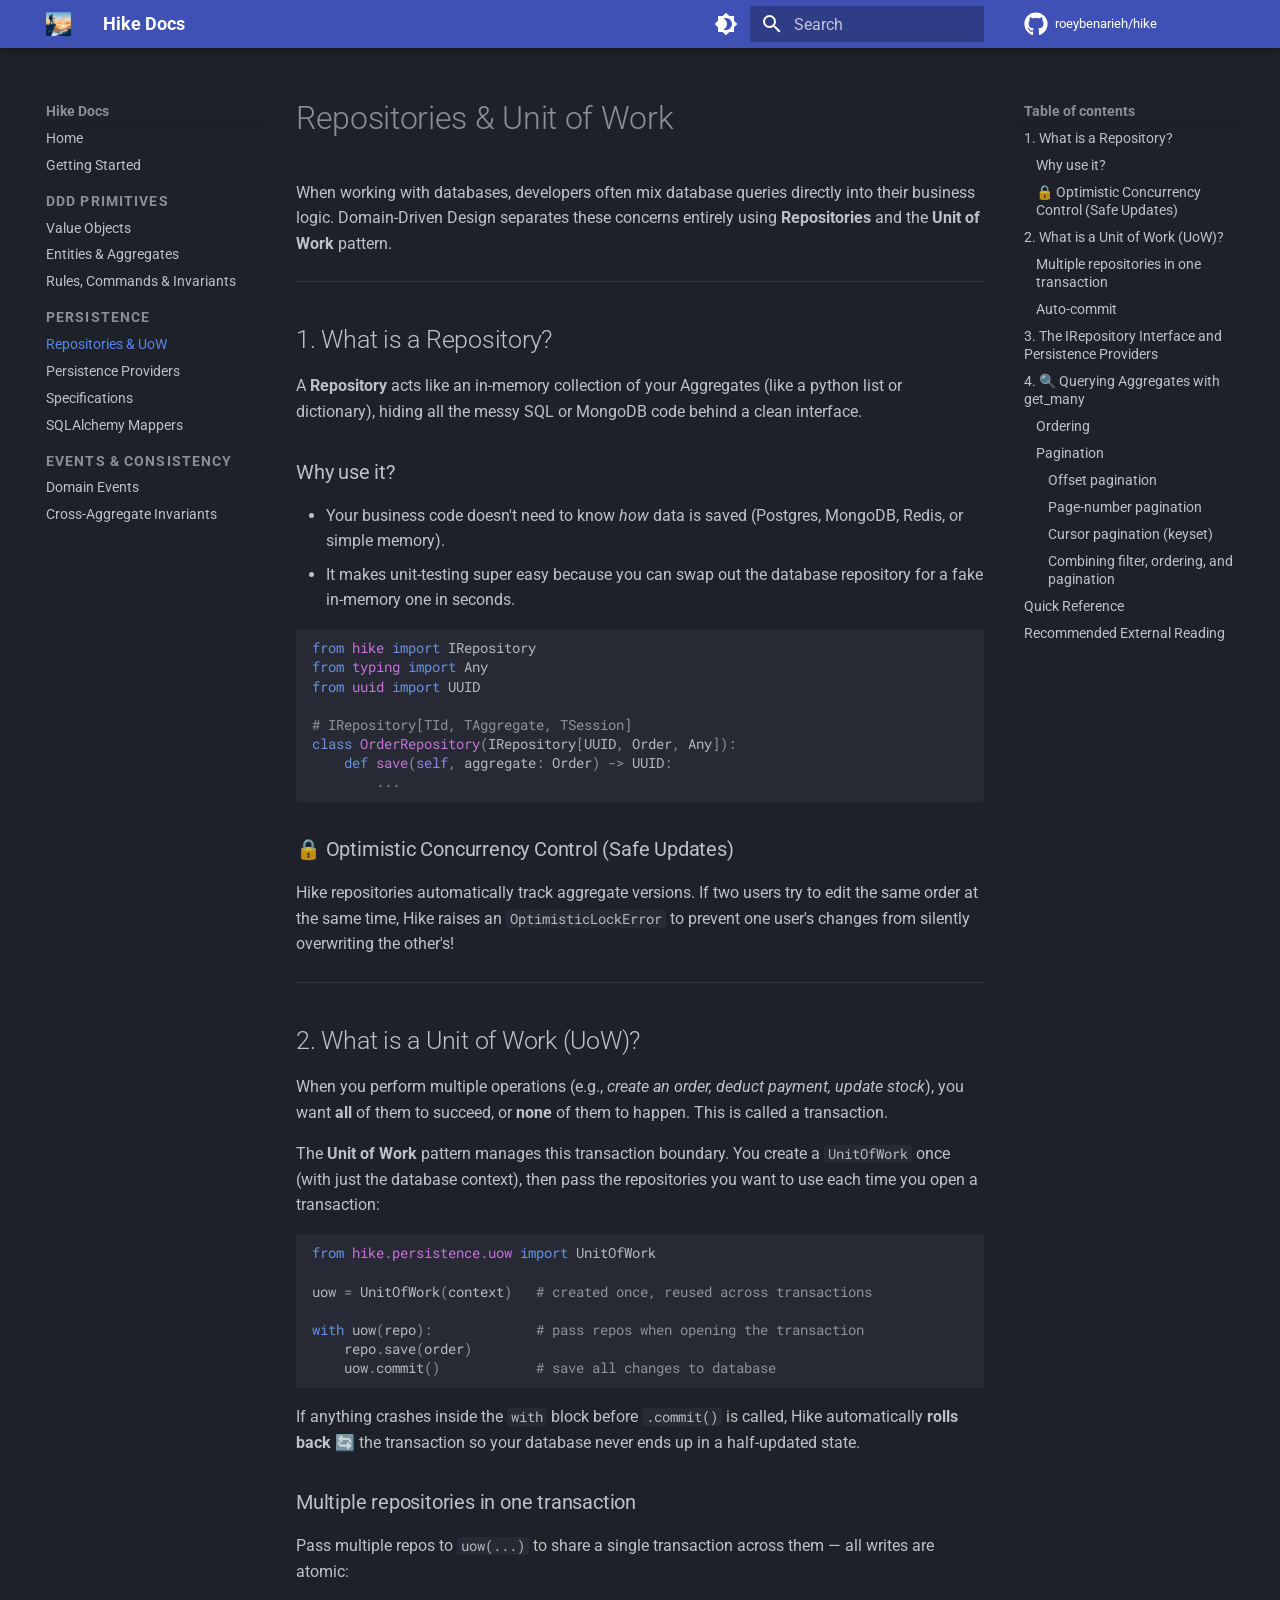
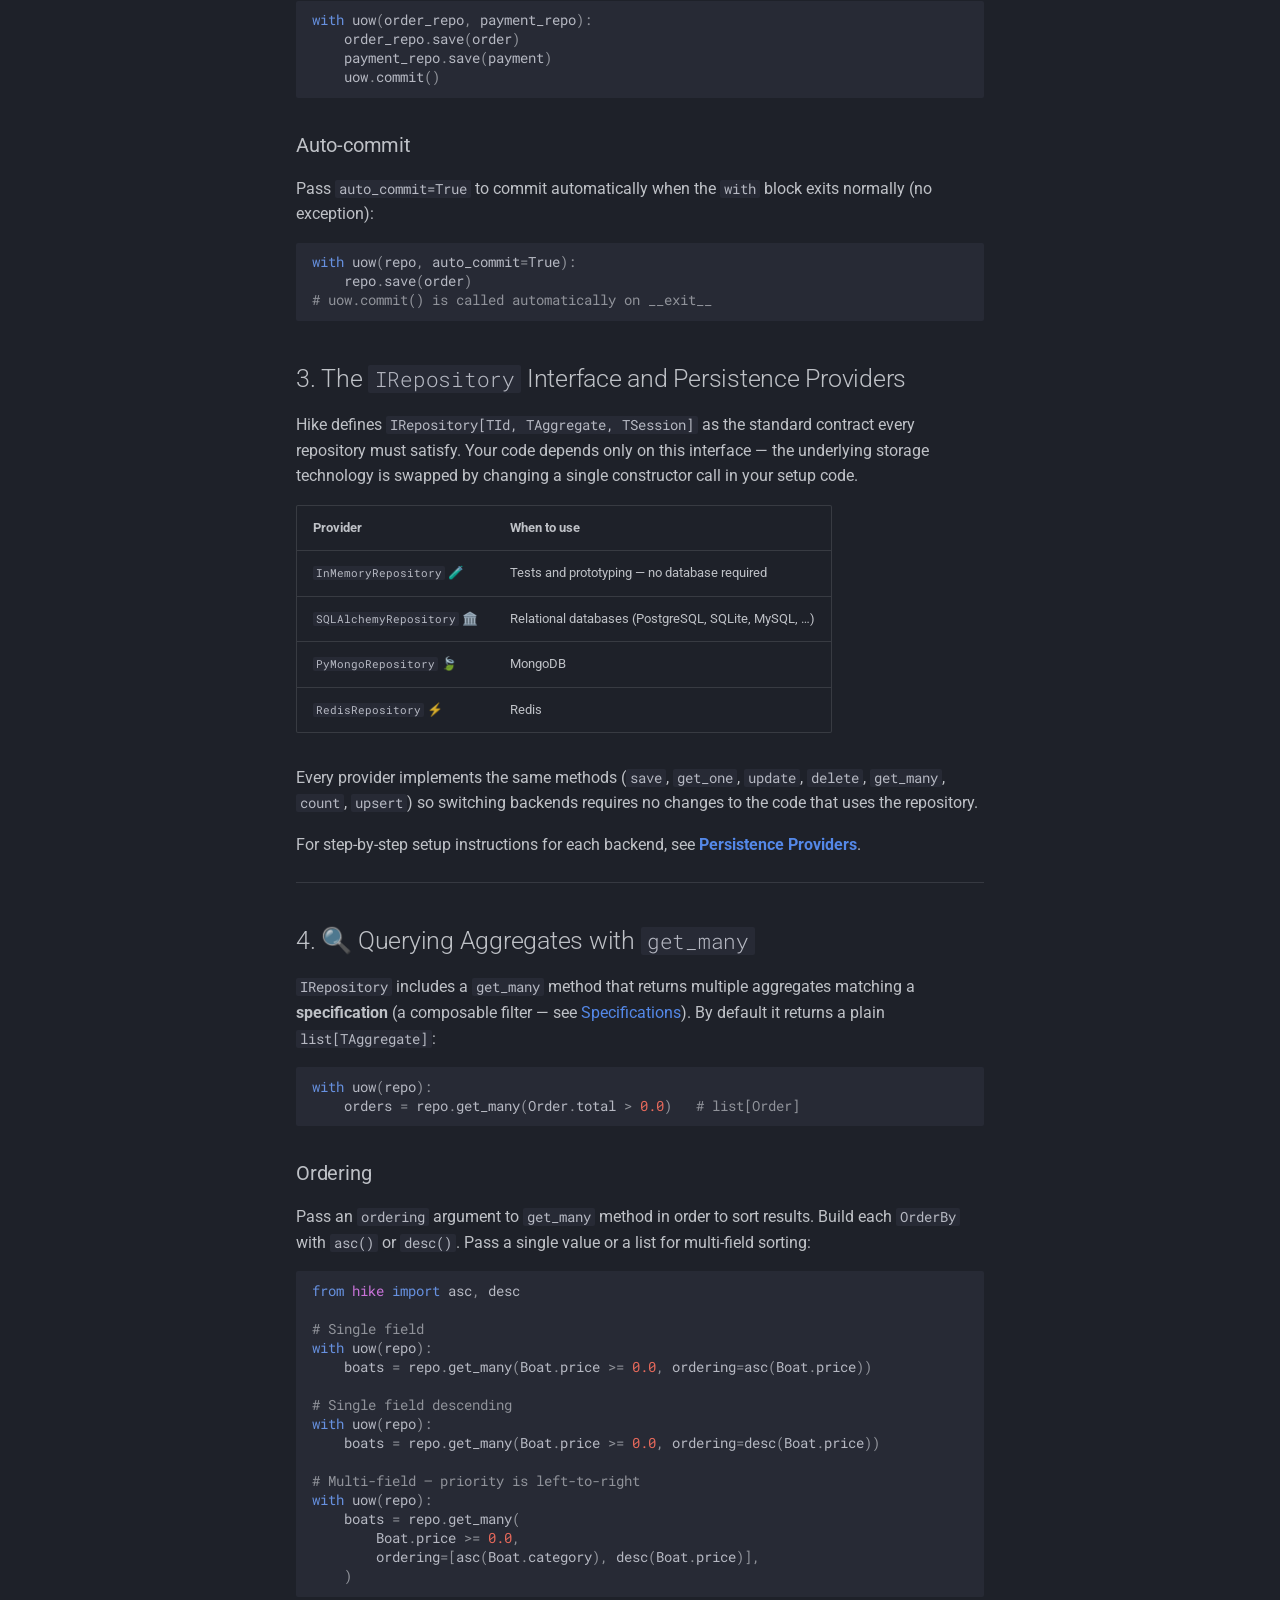
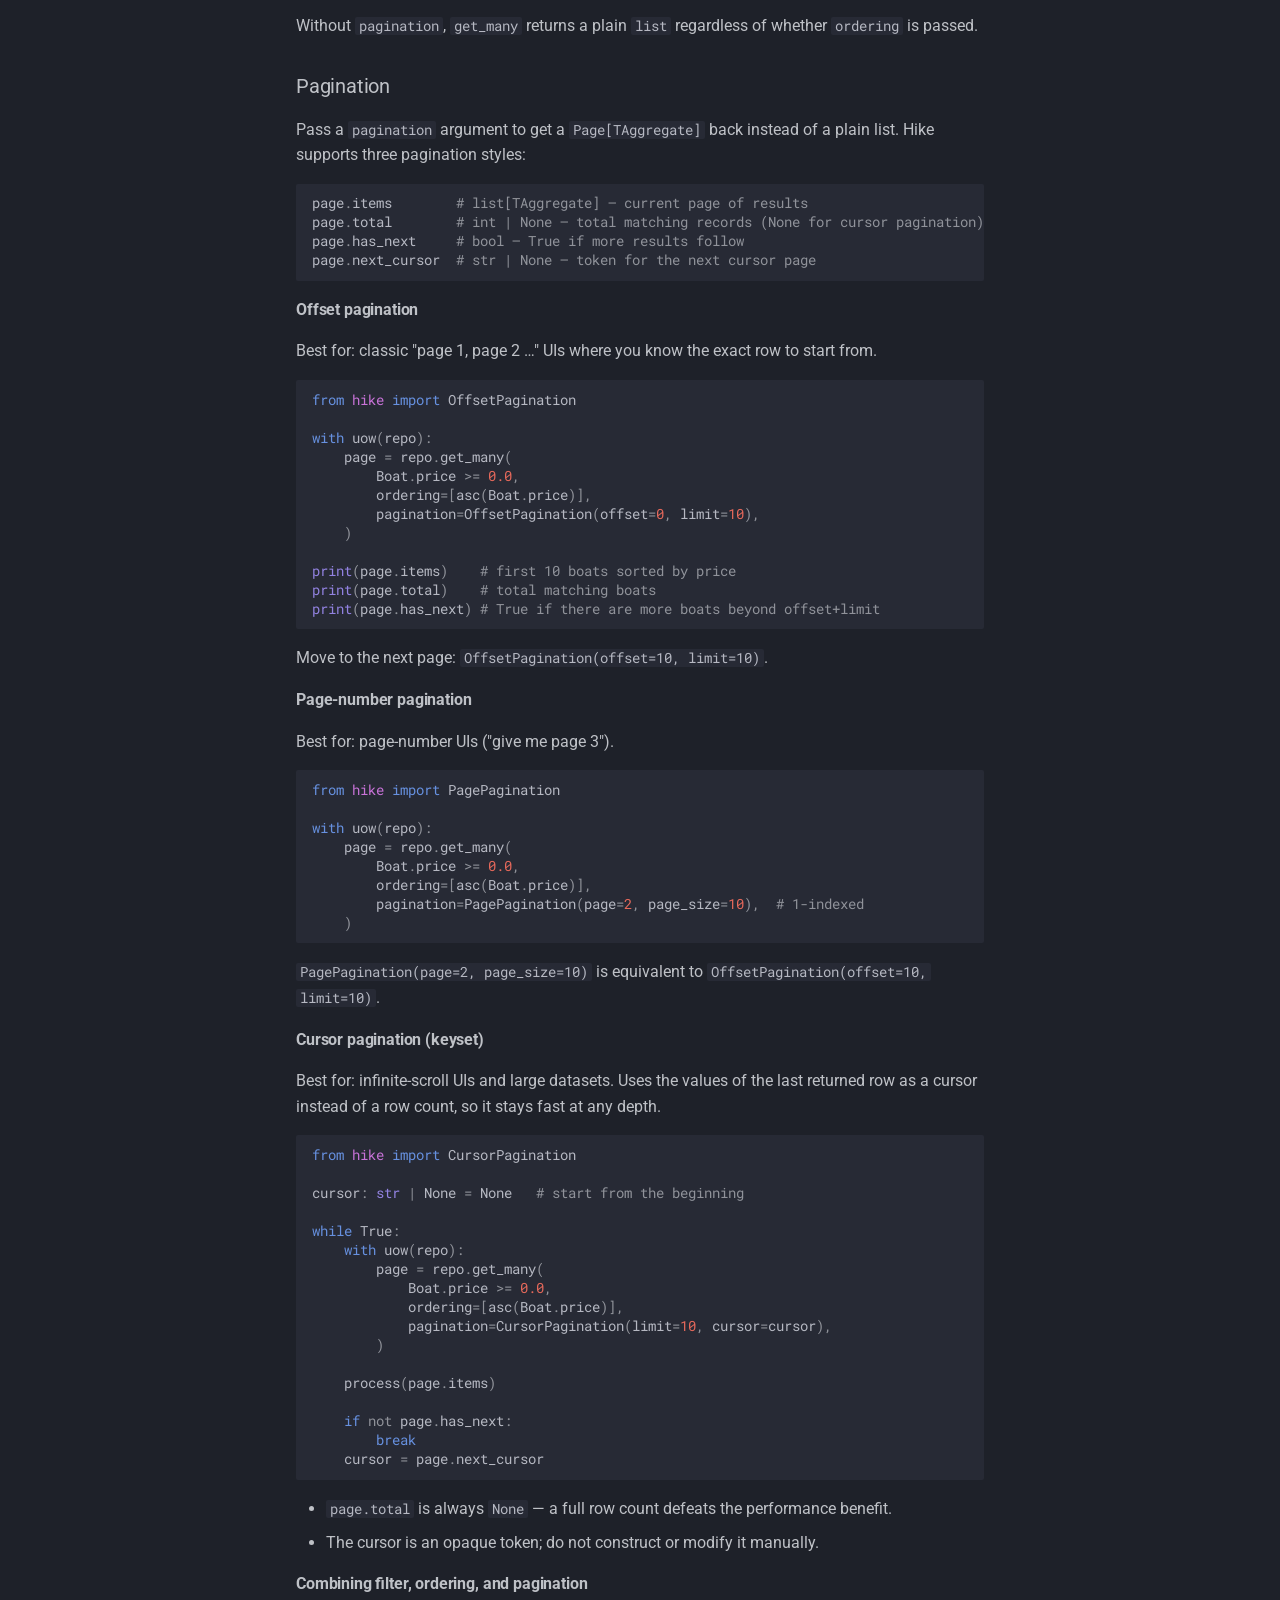
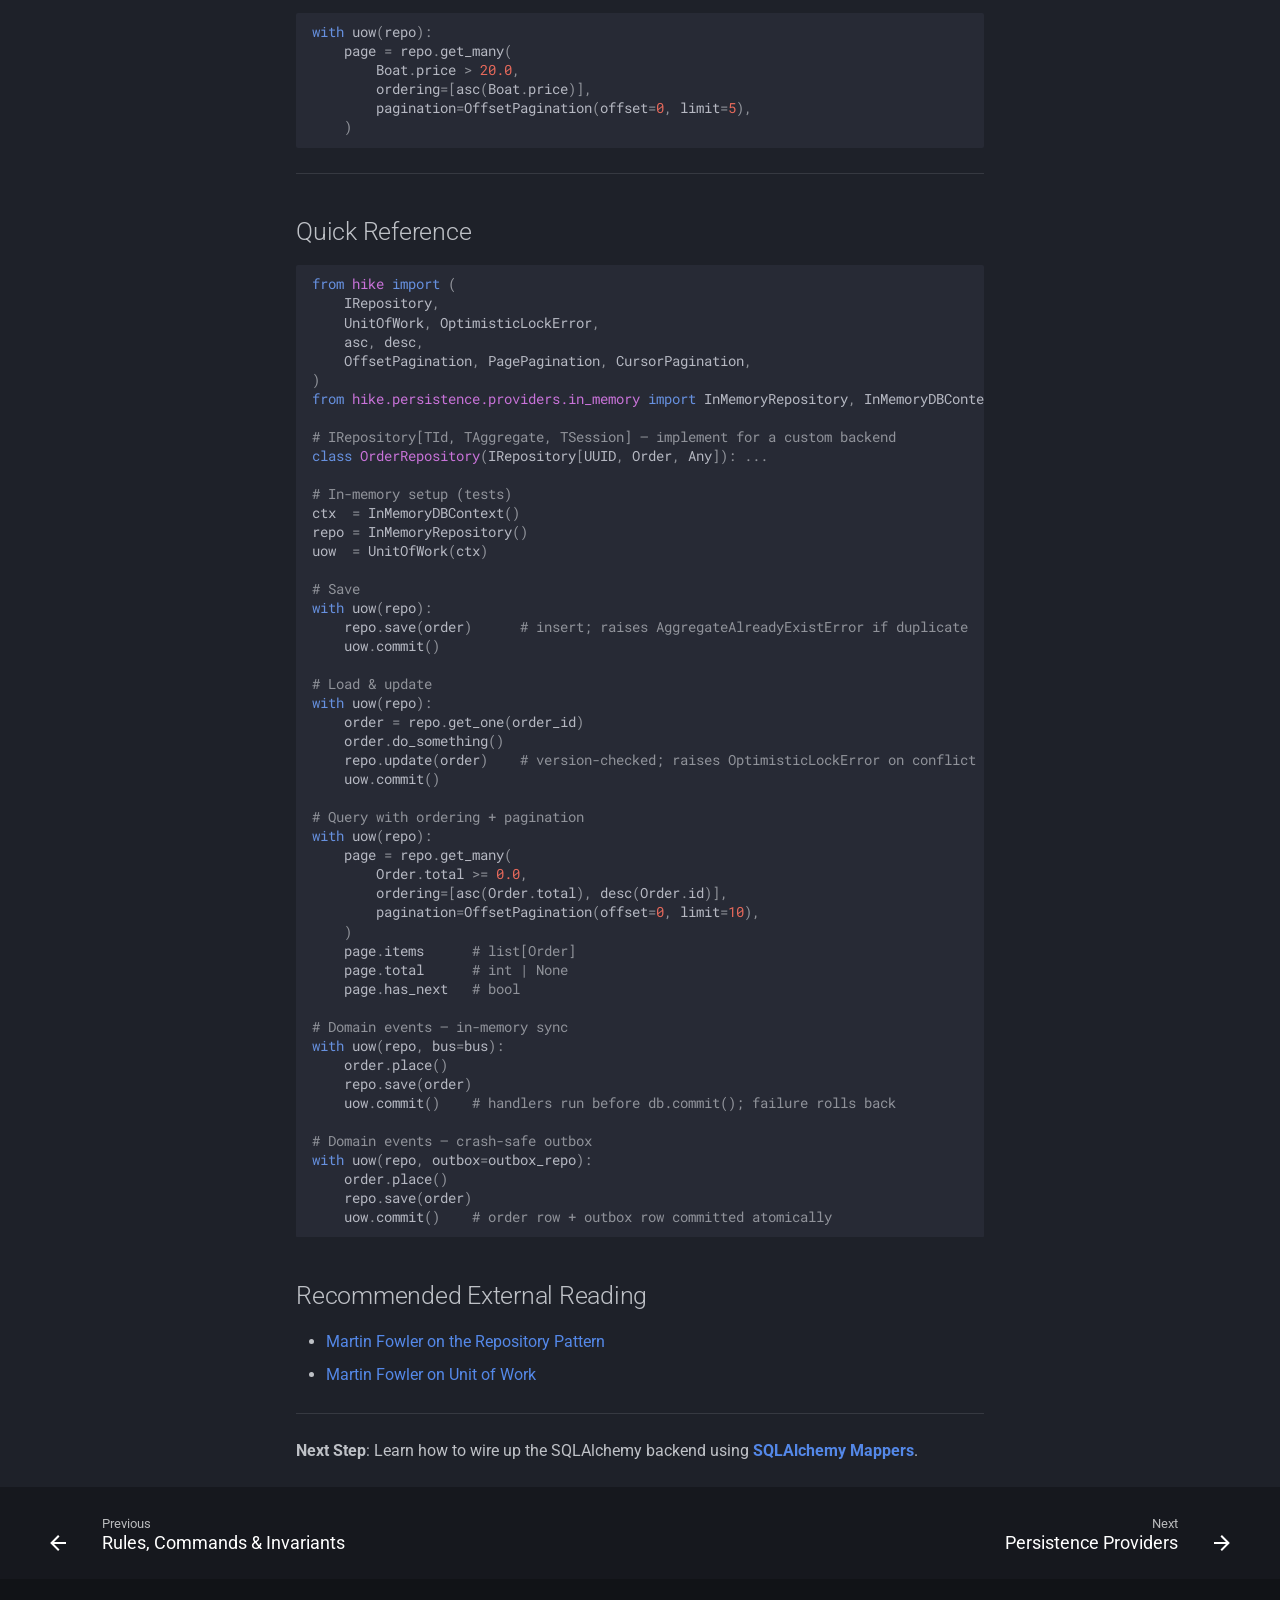
<file: guide/repositories-uow/index.html>
<!doctype html>
<html lang="en" class="no-js">
  <head>
    
      <meta charset="utf-8">
      <meta name="viewport" content="width=device-width,initial-scale=1">
      
      
      
      
        <link rel="prev" href="../rules-commands/">
      
      
        <link rel="next" href="../persistence-providers/">
      
      
        
      
      
      <link rel="icon" href="../../hike-icon.png">
      <meta name="generator" content="mkdocs-1.6.1, mkdocs-material-9.7.7">
    
    
      
        <title>Repositories & UoW - Hike Docs</title>
      
    
    
      <link rel="stylesheet" href="../../assets/stylesheets/main.ec1eaa64.min.css">
      
        
        <link rel="stylesheet" href="../../assets/stylesheets/palette.ab4e12ef.min.css">
      
      


    
    
      
    
    
      
        
        
        <link rel="preconnect" href="https://fonts.gstatic.com" crossorigin>
        <link rel="stylesheet" href="https://fonts.googleapis.com/css?family=Roboto:300,300i,400,400i,700,700i%7CRoboto+Mono:400,400i,700,700i&display=fallback">
        <style>:root{--md-text-font:"Roboto";--md-code-font:"Roboto Mono"}</style>
      
    
    
      <link rel="stylesheet" href="../../stylesheets/extra.css">
    
    <script>__md_scope=new URL("../..",location),__md_hash=e=>[...e].reduce(((e,_)=>(e<<5)-e+_.charCodeAt(0)),0),__md_get=(e,_=localStorage,t=__md_scope)=>JSON.parse(_.getItem(t.pathname+"."+e)),__md_set=(e,_,t=localStorage,a=__md_scope)=>{try{t.setItem(a.pathname+"."+e,JSON.stringify(_))}catch(e){}}</script>
    
      

    
    
  </head>
  
  
    
    
      
    
    
    
    
    <body dir="ltr" data-md-color-scheme="slate" data-md-color-primary="indigo" data-md-color-accent="indigo">
  
    
    <input class="md-toggle" data-md-toggle="drawer" type="checkbox" id="__drawer" autocomplete="off">
    <input class="md-toggle" data-md-toggle="search" type="checkbox" id="__search" autocomplete="off">
    <label class="md-overlay" for="__drawer"></label>
    <div data-md-component="skip">
      
        
        <a href="#repositories-unit-of-work" class="md-skip">
          Skip to content
        </a>
      
    </div>
    <div data-md-component="announce">
      
    </div>
    
    
      

  

<header class="md-header md-header--shadow" data-md-component="header">
  <nav class="md-header__inner md-grid" aria-label="Header">
    <a href="../.." title="Hike Docs" class="md-header__button md-logo" aria-label="Hike Docs" data-md-component="logo">
      
  <img src="../../hike-icon.png" alt="logo">

    </a>
    <label class="md-header__button md-icon" for="__drawer">
      
      <svg xmlns="http://www.w3.org/2000/svg" viewBox="0 0 24 24"><path d="M3 6h18v2H3zm0 5h18v2H3zm0 5h18v2H3z"/></svg>
    </label>
    <div class="md-header__title" data-md-component="header-title">
      <div class="md-header__ellipsis">
        <div class="md-header__topic">
          <span class="md-ellipsis">
            Hike Docs
          </span>
        </div>
        <div class="md-header__topic" data-md-component="header-topic">
          <span class="md-ellipsis">
            
              Repositories & UoW
            
          </span>
        </div>
      </div>
    </div>
    
      
        <form class="md-header__option" data-md-component="palette">
  
    
    
    
    <input class="md-option" data-md-color-media="" data-md-color-scheme="slate" data-md-color-primary="indigo" data-md-color-accent="indigo"  aria-label="Switch to light mode"  type="radio" name="__palette" id="__palette_0">
    
      <label class="md-header__button md-icon" title="Switch to light mode" for="__palette_1" hidden>
        <svg xmlns="http://www.w3.org/2000/svg" viewBox="0 0 24 24"><path d="M12 18c-.89 0-1.74-.2-2.5-.55C11.56 16.5 13 14.42 13 12s-1.44-4.5-3.5-5.45C10.26 6.2 11.11 6 12 6a6 6 0 0 1 6 6 6 6 0 0 1-6 6m8-9.31V4h-4.69L12 .69 8.69 4H4v4.69L.69 12 4 15.31V20h4.69L12 23.31 15.31 20H20v-4.69L23.31 12z"/></svg>
      </label>
    
  
    
    
    
    <input class="md-option" data-md-color-media="" data-md-color-scheme="default" data-md-color-primary="indigo" data-md-color-accent="indigo"  aria-label="Switch to dark mode"  type="radio" name="__palette" id="__palette_1">
    
      <label class="md-header__button md-icon" title="Switch to dark mode" for="__palette_0" hidden>
        <svg xmlns="http://www.w3.org/2000/svg" viewBox="0 0 24 24"><path d="M12 8a4 4 0 0 0-4 4 4 4 0 0 0 4 4 4 4 0 0 0 4-4 4 4 0 0 0-4-4m0 10a6 6 0 0 1-6-6 6 6 0 0 1 6-6 6 6 0 0 1 6 6 6 6 0 0 1-6 6m8-9.31V4h-4.69L12 .69 8.69 4H4v4.69L.69 12 4 15.31V20h4.69L12 23.31 15.31 20H20v-4.69L23.31 12z"/></svg>
      </label>
    
  
</form>
      
    
    
      <script>var palette=__md_get("__palette");if(palette&&palette.color){if("(prefers-color-scheme)"===palette.color.media){var media=matchMedia("(prefers-color-scheme: light)"),input=document.querySelector(media.matches?"[data-md-color-media='(prefers-color-scheme: light)']":"[data-md-color-media='(prefers-color-scheme: dark)']");palette.color.media=input.getAttribute("data-md-color-media"),palette.color.scheme=input.getAttribute("data-md-color-scheme"),palette.color.primary=input.getAttribute("data-md-color-primary"),palette.color.accent=input.getAttribute("data-md-color-accent")}for(var[key,value]of Object.entries(palette.color))document.body.setAttribute("data-md-color-"+key,value)}</script>
    
    
    
      
      
        <label class="md-header__button md-icon" for="__search">
          
          <svg xmlns="http://www.w3.org/2000/svg" viewBox="0 0 24 24"><path d="M9.5 3A6.5 6.5 0 0 1 16 9.5c0 1.61-.59 3.09-1.56 4.23l.27.27h.79l5 5-1.5 1.5-5-5v-.79l-.27-.27A6.52 6.52 0 0 1 9.5 16 6.5 6.5 0 0 1 3 9.5 6.5 6.5 0 0 1 9.5 3m0 2C7 5 5 7 5 9.5S7 14 9.5 14 14 12 14 9.5 12 5 9.5 5"/></svg>
        </label>
        <div class="md-search" data-md-component="search" role="dialog">
  <label class="md-search__overlay" for="__search"></label>
  <div class="md-search__inner" role="search">
    <form class="md-search__form" name="search">
      <input type="text" class="md-search__input" name="query" aria-label="Search" placeholder="Search" autocapitalize="off" autocorrect="off" autocomplete="off" spellcheck="false" data-md-component="search-query" required>
      <label class="md-search__icon md-icon" for="__search">
        
        <svg xmlns="http://www.w3.org/2000/svg" viewBox="0 0 24 24"><path d="M9.5 3A6.5 6.5 0 0 1 16 9.5c0 1.61-.59 3.09-1.56 4.23l.27.27h.79l5 5-1.5 1.5-5-5v-.79l-.27-.27A6.52 6.52 0 0 1 9.5 16 6.5 6.5 0 0 1 3 9.5 6.5 6.5 0 0 1 9.5 3m0 2C7 5 5 7 5 9.5S7 14 9.5 14 14 12 14 9.5 12 5 9.5 5"/></svg>
        
        <svg xmlns="http://www.w3.org/2000/svg" viewBox="0 0 24 24"><path d="M20 11v2H8l5.5 5.5-1.42 1.42L4.16 12l7.92-7.92L13.5 5.5 8 11z"/></svg>
      </label>
      <nav class="md-search__options" aria-label="Search">
        
        <button type="reset" class="md-search__icon md-icon" title="Clear" aria-label="Clear" tabindex="-1">
          
          <svg xmlns="http://www.w3.org/2000/svg" viewBox="0 0 24 24"><path d="M19 6.41 17.59 5 12 10.59 6.41 5 5 6.41 10.59 12 5 17.59 6.41 19 12 13.41 17.59 19 19 17.59 13.41 12z"/></svg>
        </button>
      </nav>
      
    </form>
    <div class="md-search__output">
      <div class="md-search__scrollwrap" tabindex="0" data-md-scrollfix>
        <div class="md-search-result" data-md-component="search-result">
          <div class="md-search-result__meta">
            Initializing search
          </div>
          <ol class="md-search-result__list" role="presentation"></ol>
        </div>
      </div>
    </div>
  </div>
</div>
      
    
    
      <div class="md-header__source">
        <a href="https://github.com/roeybenarieh/hike" title="Go to repository" class="md-source" data-md-component="source">
  <div class="md-source__icon md-icon">
    
    <svg xmlns="http://www.w3.org/2000/svg" viewBox="0 0 512 512"><!--! Font Awesome Free 7.1.0 by @fontawesome - https://fontawesome.com License - https://fontawesome.com/license/free (Icons: CC BY 4.0, Fonts: SIL OFL 1.1, Code: MIT License) Copyright 2025 Fonticons, Inc.--><path d="M173.9 397.4c0 2-2.3 3.6-5.2 3.6-3.3.3-5.6-1.3-5.6-3.6 0-2 2.3-3.6 5.2-3.6 3-.3 5.6 1.3 5.6 3.6m-31.1-4.5c-.7 2 1.3 4.3 4.3 4.9 2.6 1 5.6 0 6.2-2s-1.3-4.3-4.3-5.2c-2.6-.7-5.5.3-6.2 2.3m44.2-1.7c-2.9.7-4.9 2.6-4.6 4.9.3 2 2.9 3.3 5.9 2.6 2.9-.7 4.9-2.6 4.6-4.6-.3-1.9-3-3.2-5.9-2.9M252.8 8C114.1 8 8 113.3 8 252c0 110.9 69.8 205.8 169.5 239.2 12.8 2.3 17.3-5.6 17.3-12.1 0-6.2-.3-40.4-.3-61.4 0 0-70 15-84.7-29.8 0 0-11.4-29.1-27.8-36.6 0 0-22.9-15.7 1.6-15.4 0 0 24.9 2 38.6 25.8 21.9 38.6 58.6 27.5 72.9 20.9 2.3-16 8.8-27.1 16-33.7-55.9-6.2-112.3-14.3-112.3-110.5 0-27.5 7.6-41.3 23.6-58.9-2.6-6.5-11.1-33.3 2.6-67.9 20.9-6.5 69 27 69 27 20-5.6 41.5-8.5 62.8-8.5s42.8 2.9 62.8 8.5c0 0 48.1-33.6 69-27 13.7 34.7 5.2 61.4 2.6 67.9 16 17.7 25.8 31.5 25.8 58.9 0 96.5-58.9 104.2-114.8 110.5 9.2 7.9 17 22.9 17 46.4 0 33.7-.3 75.4-.3 83.6 0 6.5 4.6 14.4 17.3 12.1C436.2 457.8 504 362.9 504 252 504 113.3 391.5 8 252.8 8M105.2 352.9c-1.3 1-1 3.3.7 5.2 1.6 1.6 3.9 2.3 5.2 1 1.3-1 1-3.3-.7-5.2-1.6-1.6-3.9-2.3-5.2-1m-10.8-8.1c-.7 1.3.3 2.9 2.3 3.9 1.6 1 3.6.7 4.3-.7.7-1.3-.3-2.9-2.3-3.9-2-.6-3.6-.3-4.3.7m32.4 35.6c-1.6 1.3-1 4.3 1.3 6.2 2.3 2.3 5.2 2.6 6.5 1 1.3-1.3.7-4.3-1.3-6.2-2.2-2.3-5.2-2.6-6.5-1m-11.4-14.7c-1.6 1-1.6 3.6 0 5.9s4.3 3.3 5.6 2.3c1.6-1.3 1.6-3.9 0-6.2-1.4-2.3-4-3.3-5.6-2"/></svg>
  </div>
  <div class="md-source__repository">
    roeybenarieh/hike
  </div>
</a>
      </div>
    
  </nav>
  
</header>
    
    <div class="md-container" data-md-component="container">
      
      
        
          
        
      
      <main class="md-main" data-md-component="main">
        <div class="md-main__inner md-grid">
          
            
              
              <div class="md-sidebar md-sidebar--primary" data-md-component="sidebar" data-md-type="navigation" >
                <div class="md-sidebar__scrollwrap">
                  <div class="md-sidebar__inner">
                    



<nav class="md-nav md-nav--primary" aria-label="Navigation" data-md-level="0">
  <label class="md-nav__title" for="__drawer">
    <a href="../.." title="Hike Docs" class="md-nav__button md-logo" aria-label="Hike Docs" data-md-component="logo">
      
  <img src="../../hike-icon.png" alt="logo">

    </a>
    Hike Docs
  </label>
  
    <div class="md-nav__source">
      <a href="https://github.com/roeybenarieh/hike" title="Go to repository" class="md-source" data-md-component="source">
  <div class="md-source__icon md-icon">
    
    <svg xmlns="http://www.w3.org/2000/svg" viewBox="0 0 512 512"><!--! Font Awesome Free 7.1.0 by @fontawesome - https://fontawesome.com License - https://fontawesome.com/license/free (Icons: CC BY 4.0, Fonts: SIL OFL 1.1, Code: MIT License) Copyright 2025 Fonticons, Inc.--><path d="M173.9 397.4c0 2-2.3 3.6-5.2 3.6-3.3.3-5.6-1.3-5.6-3.6 0-2 2.3-3.6 5.2-3.6 3-.3 5.6 1.3 5.6 3.6m-31.1-4.5c-.7 2 1.3 4.3 4.3 4.9 2.6 1 5.6 0 6.2-2s-1.3-4.3-4.3-5.2c-2.6-.7-5.5.3-6.2 2.3m44.2-1.7c-2.9.7-4.9 2.6-4.6 4.9.3 2 2.9 3.3 5.9 2.6 2.9-.7 4.9-2.6 4.6-4.6-.3-1.9-3-3.2-5.9-2.9M252.8 8C114.1 8 8 113.3 8 252c0 110.9 69.8 205.8 169.5 239.2 12.8 2.3 17.3-5.6 17.3-12.1 0-6.2-.3-40.4-.3-61.4 0 0-70 15-84.7-29.8 0 0-11.4-29.1-27.8-36.6 0 0-22.9-15.7 1.6-15.4 0 0 24.9 2 38.6 25.8 21.9 38.6 58.6 27.5 72.9 20.9 2.3-16 8.8-27.1 16-33.7-55.9-6.2-112.3-14.3-112.3-110.5 0-27.5 7.6-41.3 23.6-58.9-2.6-6.5-11.1-33.3 2.6-67.9 20.9-6.5 69 27 69 27 20-5.6 41.5-8.5 62.8-8.5s42.8 2.9 62.8 8.5c0 0 48.1-33.6 69-27 13.7 34.7 5.2 61.4 2.6 67.9 16 17.7 25.8 31.5 25.8 58.9 0 96.5-58.9 104.2-114.8 110.5 9.2 7.9 17 22.9 17 46.4 0 33.7-.3 75.4-.3 83.6 0 6.5 4.6 14.4 17.3 12.1C436.2 457.8 504 362.9 504 252 504 113.3 391.5 8 252.8 8M105.2 352.9c-1.3 1-1 3.3.7 5.2 1.6 1.6 3.9 2.3 5.2 1 1.3-1 1-3.3-.7-5.2-1.6-1.6-3.9-2.3-5.2-1m-10.8-8.1c-.7 1.3.3 2.9 2.3 3.9 1.6 1 3.6.7 4.3-.7.7-1.3-.3-2.9-2.3-3.9-2-.6-3.6-.3-4.3.7m32.4 35.6c-1.6 1.3-1 4.3 1.3 6.2 2.3 2.3 5.2 2.6 6.5 1 1.3-1.3.7-4.3-1.3-6.2-2.2-2.3-5.2-2.6-6.5-1m-11.4-14.7c-1.6 1-1.6 3.6 0 5.9s4.3 3.3 5.6 2.3c1.6-1.3 1.6-3.9 0-6.2-1.4-2.3-4-3.3-5.6-2"/></svg>
  </div>
  <div class="md-source__repository">
    roeybenarieh/hike
  </div>
</a>
    </div>
  
  <ul class="md-nav__list" data-md-scrollfix>
    
      
      
  
  
  
  
    <li class="md-nav__item">
      <a href="../.." class="md-nav__link">
        
  
  
  <span class="md-ellipsis">
    
  
    Home
  

    
  </span>
  
  

      </a>
    </li>
  

    
      
      
  
  
  
  
    <li class="md-nav__item">
      <a href="../getting-started/" class="md-nav__link">
        
  
  
  <span class="md-ellipsis">
    
  
    Getting Started
  

    
  </span>
  
  

      </a>
    </li>
  

    
      
      
  
  
  
  
    
    
    
    
      
        
        
      
    
    
    <li class="md-nav__item md-nav__item--section md-nav__item--nested">
      
        
        
        <input class="md-nav__toggle md-toggle " type="checkbox" id="__nav_3" >
        
          
          <label class="md-nav__link" for="__nav_3" id="__nav_3_label" tabindex="">
            
  
  
  <span class="md-ellipsis">
    
  
    DDD Primitives
  

    
  </span>
  
  

            <span class="md-nav__icon md-icon"></span>
          </label>
        
        <nav class="md-nav" data-md-level="1" aria-labelledby="__nav_3_label" aria-expanded="false">
          <label class="md-nav__title" for="__nav_3">
            <span class="md-nav__icon md-icon"></span>
            
  
    DDD Primitives
  

          </label>
          <ul class="md-nav__list" data-md-scrollfix>
            
              
                
  
  
  
  
    <li class="md-nav__item">
      <a href="../value-objects/" class="md-nav__link">
        
  
  
  <span class="md-ellipsis">
    
  
    Value Objects
  

    
  </span>
  
  

      </a>
    </li>
  

              
            
              
                
  
  
  
  
    <li class="md-nav__item">
      <a href="../entities-aggregates/" class="md-nav__link">
        
  
  
  <span class="md-ellipsis">
    
  
    Entities & Aggregates
  

    
  </span>
  
  

      </a>
    </li>
  

              
            
              
                
  
  
  
  
    <li class="md-nav__item">
      <a href="../rules-commands/" class="md-nav__link">
        
  
  
  <span class="md-ellipsis">
    
  
    Rules, Commands & Invariants
  

    
  </span>
  
  

      </a>
    </li>
  

              
            
          </ul>
        </nav>
      
    </li>
  

    
      
      
  
  
    
  
  
  
    
    
    
    
      
        
        
      
    
    
    <li class="md-nav__item md-nav__item--active md-nav__item--section md-nav__item--nested">
      
        
        
        <input class="md-nav__toggle md-toggle " type="checkbox" id="__nav_4" checked>
        
          
          <label class="md-nav__link" for="__nav_4" id="__nav_4_label" tabindex="">
            
  
  
  <span class="md-ellipsis">
    
  
    Persistence
  

    
  </span>
  
  

            <span class="md-nav__icon md-icon"></span>
          </label>
        
        <nav class="md-nav" data-md-level="1" aria-labelledby="__nav_4_label" aria-expanded="true">
          <label class="md-nav__title" for="__nav_4">
            <span class="md-nav__icon md-icon"></span>
            
  
    Persistence
  

          </label>
          <ul class="md-nav__list" data-md-scrollfix>
            
              
                
  
  
    
  
  
  
    <li class="md-nav__item md-nav__item--active">
      
      <input class="md-nav__toggle md-toggle" type="checkbox" id="__toc">
      
      
        
      
      
        <label class="md-nav__link md-nav__link--active" for="__toc">
          
  
  
  <span class="md-ellipsis">
    
  
    Repositories & UoW
  

    
  </span>
  
  

          <span class="md-nav__icon md-icon"></span>
        </label>
      
      <a href="./" class="md-nav__link md-nav__link--active">
        
  
  
  <span class="md-ellipsis">
    
  
    Repositories & UoW
  

    
  </span>
  
  

      </a>
      
        

<nav class="md-nav md-nav--secondary" aria-label="Table of contents">
  
  
  
    
  
  
    <label class="md-nav__title" for="__toc">
      <span class="md-nav__icon md-icon"></span>
      Table of contents
    </label>
    <ul class="md-nav__list" data-md-component="toc" data-md-scrollfix>
      
        <li class="md-nav__item">
  <a href="#1-what-is-a-repository" class="md-nav__link">
    <span class="md-ellipsis">
      
        1. What is a Repository?
      
    </span>
  </a>
  
    <nav class="md-nav" aria-label="1. What is a Repository?">
      <ul class="md-nav__list">
        
          <li class="md-nav__item">
  <a href="#why-use-it" class="md-nav__link">
    <span class="md-ellipsis">
      
        Why use it?
      
    </span>
  </a>
  
</li>
        
          <li class="md-nav__item">
  <a href="#optimistic-concurrency-control-safe-updates" class="md-nav__link">
    <span class="md-ellipsis">
      
        🔒 Optimistic Concurrency Control (Safe Updates)
      
    </span>
  </a>
  
</li>
        
      </ul>
    </nav>
  
</li>
      
        <li class="md-nav__item">
  <a href="#2-what-is-a-unit-of-work-uow" class="md-nav__link">
    <span class="md-ellipsis">
      
        2. What is a Unit of Work (UoW)?
      
    </span>
  </a>
  
    <nav class="md-nav" aria-label="2. What is a Unit of Work (UoW)?">
      <ul class="md-nav__list">
        
          <li class="md-nav__item">
  <a href="#multiple-repositories-in-one-transaction" class="md-nav__link">
    <span class="md-ellipsis">
      
        Multiple repositories in one transaction
      
    </span>
  </a>
  
</li>
        
          <li class="md-nav__item">
  <a href="#auto-commit" class="md-nav__link">
    <span class="md-ellipsis">
      
        Auto-commit
      
    </span>
  </a>
  
</li>
        
      </ul>
    </nav>
  
</li>
      
        <li class="md-nav__item">
  <a href="#3-the-irepository-interface-and-persistence-providers" class="md-nav__link">
    <span class="md-ellipsis">
      
        3. The IRepository Interface and Persistence Providers
      
    </span>
  </a>
  
</li>
      
        <li class="md-nav__item">
  <a href="#4-querying-aggregates-with-get_many" class="md-nav__link">
    <span class="md-ellipsis">
      
        4. 🔍 Querying Aggregates with get_many
      
    </span>
  </a>
  
    <nav class="md-nav" aria-label="4. 🔍 Querying Aggregates with get_many">
      <ul class="md-nav__list">
        
          <li class="md-nav__item">
  <a href="#ordering" class="md-nav__link">
    <span class="md-ellipsis">
      
        Ordering
      
    </span>
  </a>
  
</li>
        
          <li class="md-nav__item">
  <a href="#pagination" class="md-nav__link">
    <span class="md-ellipsis">
      
        Pagination
      
    </span>
  </a>
  
    <nav class="md-nav" aria-label="Pagination">
      <ul class="md-nav__list">
        
          <li class="md-nav__item">
  <a href="#offset-pagination" class="md-nav__link">
    <span class="md-ellipsis">
      
        Offset pagination
      
    </span>
  </a>
  
</li>
        
          <li class="md-nav__item">
  <a href="#page-number-pagination" class="md-nav__link">
    <span class="md-ellipsis">
      
        Page-number pagination
      
    </span>
  </a>
  
</li>
        
          <li class="md-nav__item">
  <a href="#cursor-pagination-keyset" class="md-nav__link">
    <span class="md-ellipsis">
      
        Cursor pagination (keyset)
      
    </span>
  </a>
  
</li>
        
          <li class="md-nav__item">
  <a href="#combining-filter-ordering-and-pagination" class="md-nav__link">
    <span class="md-ellipsis">
      
        Combining filter, ordering, and pagination
      
    </span>
  </a>
  
</li>
        
      </ul>
    </nav>
  
</li>
        
      </ul>
    </nav>
  
</li>
      
        <li class="md-nav__item">
  <a href="#quick-reference" class="md-nav__link">
    <span class="md-ellipsis">
      
        Quick Reference
      
    </span>
  </a>
  
</li>
      
        <li class="md-nav__item">
  <a href="#recommended-external-reading" class="md-nav__link">
    <span class="md-ellipsis">
      
        Recommended External Reading
      
    </span>
  </a>
  
</li>
      
    </ul>
  
</nav>
      
    </li>
  

              
            
              
                
  
  
  
  
    <li class="md-nav__item">
      <a href="../persistence-providers/" class="md-nav__link">
        
  
  
  <span class="md-ellipsis">
    
  
    Persistence Providers
  

    
  </span>
  
  

      </a>
    </li>
  

              
            
              
                
  
  
  
  
    <li class="md-nav__item">
      <a href="../specifications/" class="md-nav__link">
        
  
  
  <span class="md-ellipsis">
    
  
    Specifications
  

    
  </span>
  
  

      </a>
    </li>
  

              
            
              
                
  
  
  
  
    <li class="md-nav__item">
      <a href="../sqlalchemy-mappers/" class="md-nav__link">
        
  
  
  <span class="md-ellipsis">
    
  
    SQLAlchemy Mappers
  

    
  </span>
  
  

      </a>
    </li>
  

              
            
          </ul>
        </nav>
      
    </li>
  

    
      
      
  
  
  
  
    
    
    
    
      
        
        
      
    
    
    <li class="md-nav__item md-nav__item--section md-nav__item--nested">
      
        
        
        <input class="md-nav__toggle md-toggle " type="checkbox" id="__nav_5" >
        
          
          <label class="md-nav__link" for="__nav_5" id="__nav_5_label" tabindex="">
            
  
  
  <span class="md-ellipsis">
    
  
    Events & Consistency
  

    
  </span>
  
  

            <span class="md-nav__icon md-icon"></span>
          </label>
        
        <nav class="md-nav" data-md-level="1" aria-labelledby="__nav_5_label" aria-expanded="false">
          <label class="md-nav__title" for="__nav_5">
            <span class="md-nav__icon md-icon"></span>
            
  
    Events & Consistency
  

          </label>
          <ul class="md-nav__list" data-md-scrollfix>
            
              
                
  
  
  
  
    <li class="md-nav__item">
      <a href="../domain-events/" class="md-nav__link">
        
  
  
  <span class="md-ellipsis">
    
  
    Domain Events
  

    
  </span>
  
  

      </a>
    </li>
  

              
            
              
                
  
  
  
  
    <li class="md-nav__item">
      <a href="../cross-aggregate-invariants/" class="md-nav__link">
        
  
  
  <span class="md-ellipsis">
    
  
    Cross-Aggregate Invariants
  

    
  </span>
  
  

      </a>
    </li>
  

              
            
          </ul>
        </nav>
      
    </li>
  

    
  </ul>
</nav>
                  </div>
                </div>
              </div>
            
            
              
              <div class="md-sidebar md-sidebar--secondary" data-md-component="sidebar" data-md-type="toc" >
                <div class="md-sidebar__scrollwrap">
                  <div class="md-sidebar__inner">
                    

<nav class="md-nav md-nav--secondary" aria-label="Table of contents">
  
  
  
    
  
  
    <label class="md-nav__title" for="__toc">
      <span class="md-nav__icon md-icon"></span>
      Table of contents
    </label>
    <ul class="md-nav__list" data-md-component="toc" data-md-scrollfix>
      
        <li class="md-nav__item">
  <a href="#1-what-is-a-repository" class="md-nav__link">
    <span class="md-ellipsis">
      
        1. What is a Repository?
      
    </span>
  </a>
  
    <nav class="md-nav" aria-label="1. What is a Repository?">
      <ul class="md-nav__list">
        
          <li class="md-nav__item">
  <a href="#why-use-it" class="md-nav__link">
    <span class="md-ellipsis">
      
        Why use it?
      
    </span>
  </a>
  
</li>
        
          <li class="md-nav__item">
  <a href="#optimistic-concurrency-control-safe-updates" class="md-nav__link">
    <span class="md-ellipsis">
      
        🔒 Optimistic Concurrency Control (Safe Updates)
      
    </span>
  </a>
  
</li>
        
      </ul>
    </nav>
  
</li>
      
        <li class="md-nav__item">
  <a href="#2-what-is-a-unit-of-work-uow" class="md-nav__link">
    <span class="md-ellipsis">
      
        2. What is a Unit of Work (UoW)?
      
    </span>
  </a>
  
    <nav class="md-nav" aria-label="2. What is a Unit of Work (UoW)?">
      <ul class="md-nav__list">
        
          <li class="md-nav__item">
  <a href="#multiple-repositories-in-one-transaction" class="md-nav__link">
    <span class="md-ellipsis">
      
        Multiple repositories in one transaction
      
    </span>
  </a>
  
</li>
        
          <li class="md-nav__item">
  <a href="#auto-commit" class="md-nav__link">
    <span class="md-ellipsis">
      
        Auto-commit
      
    </span>
  </a>
  
</li>
        
      </ul>
    </nav>
  
</li>
      
        <li class="md-nav__item">
  <a href="#3-the-irepository-interface-and-persistence-providers" class="md-nav__link">
    <span class="md-ellipsis">
      
        3. The IRepository Interface and Persistence Providers
      
    </span>
  </a>
  
</li>
      
        <li class="md-nav__item">
  <a href="#4-querying-aggregates-with-get_many" class="md-nav__link">
    <span class="md-ellipsis">
      
        4. 🔍 Querying Aggregates with get_many
      
    </span>
  </a>
  
    <nav class="md-nav" aria-label="4. 🔍 Querying Aggregates with get_many">
      <ul class="md-nav__list">
        
          <li class="md-nav__item">
  <a href="#ordering" class="md-nav__link">
    <span class="md-ellipsis">
      
        Ordering
      
    </span>
  </a>
  
</li>
        
          <li class="md-nav__item">
  <a href="#pagination" class="md-nav__link">
    <span class="md-ellipsis">
      
        Pagination
      
    </span>
  </a>
  
    <nav class="md-nav" aria-label="Pagination">
      <ul class="md-nav__list">
        
          <li class="md-nav__item">
  <a href="#offset-pagination" class="md-nav__link">
    <span class="md-ellipsis">
      
        Offset pagination
      
    </span>
  </a>
  
</li>
        
          <li class="md-nav__item">
  <a href="#page-number-pagination" class="md-nav__link">
    <span class="md-ellipsis">
      
        Page-number pagination
      
    </span>
  </a>
  
</li>
        
          <li class="md-nav__item">
  <a href="#cursor-pagination-keyset" class="md-nav__link">
    <span class="md-ellipsis">
      
        Cursor pagination (keyset)
      
    </span>
  </a>
  
</li>
        
          <li class="md-nav__item">
  <a href="#combining-filter-ordering-and-pagination" class="md-nav__link">
    <span class="md-ellipsis">
      
        Combining filter, ordering, and pagination
      
    </span>
  </a>
  
</li>
        
      </ul>
    </nav>
  
</li>
        
      </ul>
    </nav>
  
</li>
      
        <li class="md-nav__item">
  <a href="#quick-reference" class="md-nav__link">
    <span class="md-ellipsis">
      
        Quick Reference
      
    </span>
  </a>
  
</li>
      
        <li class="md-nav__item">
  <a href="#recommended-external-reading" class="md-nav__link">
    <span class="md-ellipsis">
      
        Recommended External Reading
      
    </span>
  </a>
  
</li>
      
    </ul>
  
</nav>
                  </div>
                </div>
              </div>
            
          
          
            <div class="md-content" data-md-component="content">
              
              <article class="md-content__inner md-typeset">
                
                  


  
  


<h1 id="repositories-unit-of-work">Repositories &amp; Unit of Work</h1>
<p>When working with databases, developers often mix database queries directly into their business logic. Domain-Driven Design separates these concerns entirely using <strong>Repositories</strong> and the <strong>Unit of Work</strong> pattern.</p>
<hr />
<h2 id="1-what-is-a-repository">1. What is a Repository?</h2>
<p>A <strong>Repository</strong> acts like an in-memory collection of your Aggregates (like a python list or dictionary), hiding all the messy SQL or MongoDB code behind a clean interface.</p>
<h3 id="why-use-it">Why use it?</h3>
<ul>
<li>Your business code doesn't need to know <em>how</em> data is saved (Postgres, MongoDB, Redis, or simple memory).</li>
<li>It makes unit-testing super easy because you can swap out the database repository for a fake in-memory one in seconds.</li>
</ul>
<div class="language-python highlight"><pre><span></span><code><span id="__span-0-1"><a id="__codelineno-0-1" name="__codelineno-0-1" href="#__codelineno-0-1"></a><span class="kn">from</span><span class="w"> </span><span class="nn">hike</span><span class="w"> </span><span class="kn">import</span> <span class="n">IRepository</span>
</span><span id="__span-0-2"><a id="__codelineno-0-2" name="__codelineno-0-2" href="#__codelineno-0-2"></a><span class="kn">from</span><span class="w"> </span><span class="nn">typing</span><span class="w"> </span><span class="kn">import</span> <span class="n">Any</span>
</span><span id="__span-0-3"><a id="__codelineno-0-3" name="__codelineno-0-3" href="#__codelineno-0-3"></a><span class="kn">from</span><span class="w"> </span><span class="nn">uuid</span><span class="w"> </span><span class="kn">import</span> <span class="n">UUID</span>
</span><span id="__span-0-4"><a id="__codelineno-0-4" name="__codelineno-0-4" href="#__codelineno-0-4"></a>
</span><span id="__span-0-5"><a id="__codelineno-0-5" name="__codelineno-0-5" href="#__codelineno-0-5"></a><span class="c1"># IRepository[TId, TAggregate, TSession]</span>
</span><span id="__span-0-6"><a id="__codelineno-0-6" name="__codelineno-0-6" href="#__codelineno-0-6"></a><span class="k">class</span><span class="w"> </span><span class="nc">OrderRepository</span><span class="p">(</span><span class="n">IRepository</span><span class="p">[</span><span class="n">UUID</span><span class="p">,</span> <span class="n">Order</span><span class="p">,</span> <span class="n">Any</span><span class="p">]):</span>
</span><span id="__span-0-7"><a id="__codelineno-0-7" name="__codelineno-0-7" href="#__codelineno-0-7"></a>    <span class="k">def</span><span class="w"> </span><span class="nf">save</span><span class="p">(</span><span class="bp">self</span><span class="p">,</span> <span class="n">aggregate</span><span class="p">:</span> <span class="n">Order</span><span class="p">)</span> <span class="o">-&gt;</span> <span class="n">UUID</span><span class="p">:</span>
</span><span id="__span-0-8"><a id="__codelineno-0-8" name="__codelineno-0-8" href="#__codelineno-0-8"></a>        <span class="o">...</span>
</span></code></pre></div>
<h3 id="optimistic-concurrency-control-safe-updates">🔒 Optimistic Concurrency Control (Safe Updates)</h3>
<p>Hike repositories automatically track aggregate versions. If two users try to edit the same order at the same time, Hike raises an <code>OptimisticLockError</code> to prevent one user's changes from silently overwriting the other's!</p>
<hr />
<h2 id="2-what-is-a-unit-of-work-uow">2. What is a Unit of Work (UoW)?</h2>
<p>When you perform multiple operations (e.g., <em>create an order, deduct payment, update stock</em>), you want <strong>all</strong> of them to succeed, or <strong>none</strong> of them to happen. This is called a transaction.</p>
<p>The <strong>Unit of Work</strong> pattern manages this transaction boundary. You create a <code>UnitOfWork</code> once (with just the database context), then pass the repositories you want to use each time you open a transaction:</p>
<div class="language-python highlight"><pre><span></span><code><span id="__span-1-1"><a id="__codelineno-1-1" name="__codelineno-1-1" href="#__codelineno-1-1"></a><span class="kn">from</span><span class="w"> </span><span class="nn">hike.persistence.uow</span><span class="w"> </span><span class="kn">import</span> <span class="n">UnitOfWork</span>
</span><span id="__span-1-2"><a id="__codelineno-1-2" name="__codelineno-1-2" href="#__codelineno-1-2"></a>
</span><span id="__span-1-3"><a id="__codelineno-1-3" name="__codelineno-1-3" href="#__codelineno-1-3"></a><span class="n">uow</span> <span class="o">=</span> <span class="n">UnitOfWork</span><span class="p">(</span><span class="n">context</span><span class="p">)</span>   <span class="c1"># created once, reused across transactions</span>
</span><span id="__span-1-4"><a id="__codelineno-1-4" name="__codelineno-1-4" href="#__codelineno-1-4"></a>
</span><span id="__span-1-5"><a id="__codelineno-1-5" name="__codelineno-1-5" href="#__codelineno-1-5"></a><span class="k">with</span> <span class="n">uow</span><span class="p">(</span><span class="n">repo</span><span class="p">):</span>             <span class="c1"># pass repos when opening the transaction</span>
</span><span id="__span-1-6"><a id="__codelineno-1-6" name="__codelineno-1-6" href="#__codelineno-1-6"></a>    <span class="n">repo</span><span class="o">.</span><span class="n">save</span><span class="p">(</span><span class="n">order</span><span class="p">)</span>
</span><span id="__span-1-7"><a id="__codelineno-1-7" name="__codelineno-1-7" href="#__codelineno-1-7"></a>    <span class="n">uow</span><span class="o">.</span><span class="n">commit</span><span class="p">()</span>            <span class="c1"># save all changes to database</span>
</span></code></pre></div>
<p>If anything crashes inside the <code>with</code> block before <code>.commit()</code> is called, Hike automatically <strong>rolls back</strong> 🔄 the transaction so your database never ends up in a half-updated state.</p>
<h3 id="multiple-repositories-in-one-transaction">Multiple repositories in one transaction</h3>
<p>Pass multiple repos to <code>uow(...)</code> to share a single transaction across them — all writes are atomic:</p>
<div class="language-python highlight"><pre><span></span><code><span id="__span-2-1"><a id="__codelineno-2-1" name="__codelineno-2-1" href="#__codelineno-2-1"></a><span class="k">with</span> <span class="n">uow</span><span class="p">(</span><span class="n">order_repo</span><span class="p">,</span> <span class="n">payment_repo</span><span class="p">):</span>
</span><span id="__span-2-2"><a id="__codelineno-2-2" name="__codelineno-2-2" href="#__codelineno-2-2"></a>    <span class="n">order_repo</span><span class="o">.</span><span class="n">save</span><span class="p">(</span><span class="n">order</span><span class="p">)</span>
</span><span id="__span-2-3"><a id="__codelineno-2-3" name="__codelineno-2-3" href="#__codelineno-2-3"></a>    <span class="n">payment_repo</span><span class="o">.</span><span class="n">save</span><span class="p">(</span><span class="n">payment</span><span class="p">)</span>
</span><span id="__span-2-4"><a id="__codelineno-2-4" name="__codelineno-2-4" href="#__codelineno-2-4"></a>    <span class="n">uow</span><span class="o">.</span><span class="n">commit</span><span class="p">()</span>
</span></code></pre></div>
<h3 id="auto-commit">Auto-commit</h3>
<p>Pass <code>auto_commit=True</code> to commit automatically when the <code>with</code> block exits normally (no exception):</p>
<div class="language-python highlight"><pre><span></span><code><span id="__span-3-1"><a id="__codelineno-3-1" name="__codelineno-3-1" href="#__codelineno-3-1"></a><span class="k">with</span> <span class="n">uow</span><span class="p">(</span><span class="n">repo</span><span class="p">,</span> <span class="n">auto_commit</span><span class="o">=</span><span class="kc">True</span><span class="p">):</span>
</span><span id="__span-3-2"><a id="__codelineno-3-2" name="__codelineno-3-2" href="#__codelineno-3-2"></a>    <span class="n">repo</span><span class="o">.</span><span class="n">save</span><span class="p">(</span><span class="n">order</span><span class="p">)</span>
</span><span id="__span-3-3"><a id="__codelineno-3-3" name="__codelineno-3-3" href="#__codelineno-3-3"></a><span class="c1"># uow.commit() is called automatically on __exit__</span>
</span></code></pre></div>
<h2 id="3-the-irepository-interface-and-persistence-providers">3. The <code>IRepository</code> Interface and Persistence Providers</h2>
<p>Hike defines <code>IRepository[TId, TAggregate, TSession]</code> as the standard contract every repository must satisfy. Your code depends only on this interface — the underlying storage technology is swapped by changing a single constructor call in your setup code.</p>
<table>
<thead>
<tr>
<th style="text-align: left;">Provider</th>
<th style="text-align: left;">When to use</th>
</tr>
</thead>
<tbody>
<tr>
<td style="text-align: left;"><code>InMemoryRepository</code> 🧪</td>
<td style="text-align: left;">Tests and prototyping — no database required</td>
</tr>
<tr>
<td style="text-align: left;"><code>SQLAlchemyRepository</code> 🏛️</td>
<td style="text-align: left;">Relational databases (PostgreSQL, SQLite, MySQL, …)</td>
</tr>
<tr>
<td style="text-align: left;"><code>PyMongoRepository</code> 🍃</td>
<td style="text-align: left;">MongoDB</td>
</tr>
<tr>
<td style="text-align: left;"><code>RedisRepository</code> ⚡</td>
<td style="text-align: left;">Redis</td>
</tr>
</tbody>
</table>
<p>Every provider implements the same methods (<code>save</code>, <code>get_one</code>, <code>update</code>, <code>delete</code>, <code>get_many</code>, <code>count</code>, <code>upsert</code>) so switching backends requires no changes to the code that uses the repository.</p>
<p>For step-by-step setup instructions for each backend, see <strong><a href="../persistence-providers/">Persistence Providers</a></strong>.</p>
<hr />
<h2 id="4-querying-aggregates-with-get_many">4. 🔍 Querying Aggregates with <code>get_many</code></h2>
<p><code>IRepository</code> includes a <code>get_many</code> method that returns multiple aggregates matching a <strong>specification</strong> (a composable filter — see <a href="../specifications/">Specifications</a>). By default it returns a plain <code>list[TAggregate]</code>:</p>
<div class="language-python highlight"><pre><span></span><code><span id="__span-4-1"><a id="__codelineno-4-1" name="__codelineno-4-1" href="#__codelineno-4-1"></a><span class="k">with</span> <span class="n">uow</span><span class="p">(</span><span class="n">repo</span><span class="p">):</span>
</span><span id="__span-4-2"><a id="__codelineno-4-2" name="__codelineno-4-2" href="#__codelineno-4-2"></a>    <span class="n">orders</span> <span class="o">=</span> <span class="n">repo</span><span class="o">.</span><span class="n">get_many</span><span class="p">(</span><span class="n">Order</span><span class="o">.</span><span class="n">total</span> <span class="o">&gt;</span> <span class="mf">0.0</span><span class="p">)</span>   <span class="c1"># list[Order]</span>
</span></code></pre></div>
<h3 id="ordering">Ordering</h3>
<p>Pass an <code>ordering</code> argument to <code>get_many</code> method in order to sort results. Build each <code>OrderBy</code> with <code>asc()</code> or <code>desc()</code>. Pass a single value or a list for multi-field sorting:</p>
<div class="language-python highlight"><pre><span></span><code><span id="__span-5-1"><a id="__codelineno-5-1" name="__codelineno-5-1" href="#__codelineno-5-1"></a><span class="kn">from</span><span class="w"> </span><span class="nn">hike</span><span class="w"> </span><span class="kn">import</span> <span class="n">asc</span><span class="p">,</span> <span class="n">desc</span>
</span><span id="__span-5-2"><a id="__codelineno-5-2" name="__codelineno-5-2" href="#__codelineno-5-2"></a>
</span><span id="__span-5-3"><a id="__codelineno-5-3" name="__codelineno-5-3" href="#__codelineno-5-3"></a><span class="c1"># Single field</span>
</span><span id="__span-5-4"><a id="__codelineno-5-4" name="__codelineno-5-4" href="#__codelineno-5-4"></a><span class="k">with</span> <span class="n">uow</span><span class="p">(</span><span class="n">repo</span><span class="p">):</span>
</span><span id="__span-5-5"><a id="__codelineno-5-5" name="__codelineno-5-5" href="#__codelineno-5-5"></a>    <span class="n">boats</span> <span class="o">=</span> <span class="n">repo</span><span class="o">.</span><span class="n">get_many</span><span class="p">(</span><span class="n">Boat</span><span class="o">.</span><span class="n">price</span> <span class="o">&gt;=</span> <span class="mf">0.0</span><span class="p">,</span> <span class="n">ordering</span><span class="o">=</span><span class="n">asc</span><span class="p">(</span><span class="n">Boat</span><span class="o">.</span><span class="n">price</span><span class="p">))</span>
</span><span id="__span-5-6"><a id="__codelineno-5-6" name="__codelineno-5-6" href="#__codelineno-5-6"></a>
</span><span id="__span-5-7"><a id="__codelineno-5-7" name="__codelineno-5-7" href="#__codelineno-5-7"></a><span class="c1"># Single field descending</span>
</span><span id="__span-5-8"><a id="__codelineno-5-8" name="__codelineno-5-8" href="#__codelineno-5-8"></a><span class="k">with</span> <span class="n">uow</span><span class="p">(</span><span class="n">repo</span><span class="p">):</span>
</span><span id="__span-5-9"><a id="__codelineno-5-9" name="__codelineno-5-9" href="#__codelineno-5-9"></a>    <span class="n">boats</span> <span class="o">=</span> <span class="n">repo</span><span class="o">.</span><span class="n">get_many</span><span class="p">(</span><span class="n">Boat</span><span class="o">.</span><span class="n">price</span> <span class="o">&gt;=</span> <span class="mf">0.0</span><span class="p">,</span> <span class="n">ordering</span><span class="o">=</span><span class="n">desc</span><span class="p">(</span><span class="n">Boat</span><span class="o">.</span><span class="n">price</span><span class="p">))</span>
</span><span id="__span-5-10"><a id="__codelineno-5-10" name="__codelineno-5-10" href="#__codelineno-5-10"></a>
</span><span id="__span-5-11"><a id="__codelineno-5-11" name="__codelineno-5-11" href="#__codelineno-5-11"></a><span class="c1"># Multi-field — priority is left-to-right</span>
</span><span id="__span-5-12"><a id="__codelineno-5-12" name="__codelineno-5-12" href="#__codelineno-5-12"></a><span class="k">with</span> <span class="n">uow</span><span class="p">(</span><span class="n">repo</span><span class="p">):</span>
</span><span id="__span-5-13"><a id="__codelineno-5-13" name="__codelineno-5-13" href="#__codelineno-5-13"></a>    <span class="n">boats</span> <span class="o">=</span> <span class="n">repo</span><span class="o">.</span><span class="n">get_many</span><span class="p">(</span>
</span><span id="__span-5-14"><a id="__codelineno-5-14" name="__codelineno-5-14" href="#__codelineno-5-14"></a>        <span class="n">Boat</span><span class="o">.</span><span class="n">price</span> <span class="o">&gt;=</span> <span class="mf">0.0</span><span class="p">,</span>
</span><span id="__span-5-15"><a id="__codelineno-5-15" name="__codelineno-5-15" href="#__codelineno-5-15"></a>        <span class="n">ordering</span><span class="o">=</span><span class="p">[</span><span class="n">asc</span><span class="p">(</span><span class="n">Boat</span><span class="o">.</span><span class="n">category</span><span class="p">),</span> <span class="n">desc</span><span class="p">(</span><span class="n">Boat</span><span class="o">.</span><span class="n">price</span><span class="p">)],</span>
</span><span id="__span-5-16"><a id="__codelineno-5-16" name="__codelineno-5-16" href="#__codelineno-5-16"></a>    <span class="p">)</span>
</span></code></pre></div>
<p>Without <code>pagination</code>, <code>get_many</code> returns a plain <code>list</code> regardless of whether <code>ordering</code> is passed.</p>
<h3 id="pagination">Pagination</h3>
<p>Pass a <code>pagination</code> argument to get a <code>Page[TAggregate]</code> back instead of a plain list. Hike supports three pagination styles:</p>
<div class="language-python highlight"><pre><span></span><code><span id="__span-6-1"><a id="__codelineno-6-1" name="__codelineno-6-1" href="#__codelineno-6-1"></a><span class="n">page</span><span class="o">.</span><span class="n">items</span>        <span class="c1"># list[TAggregate] — current page of results</span>
</span><span id="__span-6-2"><a id="__codelineno-6-2" name="__codelineno-6-2" href="#__codelineno-6-2"></a><span class="n">page</span><span class="o">.</span><span class="n">total</span>        <span class="c1"># int | None — total matching records (None for cursor pagination)</span>
</span><span id="__span-6-3"><a id="__codelineno-6-3" name="__codelineno-6-3" href="#__codelineno-6-3"></a><span class="n">page</span><span class="o">.</span><span class="n">has_next</span>     <span class="c1"># bool — True if more results follow</span>
</span><span id="__span-6-4"><a id="__codelineno-6-4" name="__codelineno-6-4" href="#__codelineno-6-4"></a><span class="n">page</span><span class="o">.</span><span class="n">next_cursor</span>  <span class="c1"># str | None — token for the next cursor page</span>
</span></code></pre></div>
<h4 id="offset-pagination">Offset pagination</h4>
<p>Best for: classic "page 1, page 2 …" UIs where you know the exact row to start from.</p>
<div class="language-python highlight"><pre><span></span><code><span id="__span-7-1"><a id="__codelineno-7-1" name="__codelineno-7-1" href="#__codelineno-7-1"></a><span class="kn">from</span><span class="w"> </span><span class="nn">hike</span><span class="w"> </span><span class="kn">import</span> <span class="n">OffsetPagination</span>
</span><span id="__span-7-2"><a id="__codelineno-7-2" name="__codelineno-7-2" href="#__codelineno-7-2"></a>
</span><span id="__span-7-3"><a id="__codelineno-7-3" name="__codelineno-7-3" href="#__codelineno-7-3"></a><span class="k">with</span> <span class="n">uow</span><span class="p">(</span><span class="n">repo</span><span class="p">):</span>
</span><span id="__span-7-4"><a id="__codelineno-7-4" name="__codelineno-7-4" href="#__codelineno-7-4"></a>    <span class="n">page</span> <span class="o">=</span> <span class="n">repo</span><span class="o">.</span><span class="n">get_many</span><span class="p">(</span>
</span><span id="__span-7-5"><a id="__codelineno-7-5" name="__codelineno-7-5" href="#__codelineno-7-5"></a>        <span class="n">Boat</span><span class="o">.</span><span class="n">price</span> <span class="o">&gt;=</span> <span class="mf">0.0</span><span class="p">,</span>
</span><span id="__span-7-6"><a id="__codelineno-7-6" name="__codelineno-7-6" href="#__codelineno-7-6"></a>        <span class="n">ordering</span><span class="o">=</span><span class="p">[</span><span class="n">asc</span><span class="p">(</span><span class="n">Boat</span><span class="o">.</span><span class="n">price</span><span class="p">)],</span>
</span><span id="__span-7-7"><a id="__codelineno-7-7" name="__codelineno-7-7" href="#__codelineno-7-7"></a>        <span class="n">pagination</span><span class="o">=</span><span class="n">OffsetPagination</span><span class="p">(</span><span class="n">offset</span><span class="o">=</span><span class="mi">0</span><span class="p">,</span> <span class="n">limit</span><span class="o">=</span><span class="mi">10</span><span class="p">),</span>
</span><span id="__span-7-8"><a id="__codelineno-7-8" name="__codelineno-7-8" href="#__codelineno-7-8"></a>    <span class="p">)</span>
</span><span id="__span-7-9"><a id="__codelineno-7-9" name="__codelineno-7-9" href="#__codelineno-7-9"></a>
</span><span id="__span-7-10"><a id="__codelineno-7-10" name="__codelineno-7-10" href="#__codelineno-7-10"></a><span class="nb">print</span><span class="p">(</span><span class="n">page</span><span class="o">.</span><span class="n">items</span><span class="p">)</span>    <span class="c1"># first 10 boats sorted by price</span>
</span><span id="__span-7-11"><a id="__codelineno-7-11" name="__codelineno-7-11" href="#__codelineno-7-11"></a><span class="nb">print</span><span class="p">(</span><span class="n">page</span><span class="o">.</span><span class="n">total</span><span class="p">)</span>    <span class="c1"># total matching boats</span>
</span><span id="__span-7-12"><a id="__codelineno-7-12" name="__codelineno-7-12" href="#__codelineno-7-12"></a><span class="nb">print</span><span class="p">(</span><span class="n">page</span><span class="o">.</span><span class="n">has_next</span><span class="p">)</span> <span class="c1"># True if there are more boats beyond offset+limit</span>
</span></code></pre></div>
<p>Move to the next page: <code>OffsetPagination(offset=10, limit=10)</code>.</p>
<h4 id="page-number-pagination">Page-number pagination</h4>
<p>Best for: page-number UIs ("give me page 3").</p>
<div class="language-python highlight"><pre><span></span><code><span id="__span-8-1"><a id="__codelineno-8-1" name="__codelineno-8-1" href="#__codelineno-8-1"></a><span class="kn">from</span><span class="w"> </span><span class="nn">hike</span><span class="w"> </span><span class="kn">import</span> <span class="n">PagePagination</span>
</span><span id="__span-8-2"><a id="__codelineno-8-2" name="__codelineno-8-2" href="#__codelineno-8-2"></a>
</span><span id="__span-8-3"><a id="__codelineno-8-3" name="__codelineno-8-3" href="#__codelineno-8-3"></a><span class="k">with</span> <span class="n">uow</span><span class="p">(</span><span class="n">repo</span><span class="p">):</span>
</span><span id="__span-8-4"><a id="__codelineno-8-4" name="__codelineno-8-4" href="#__codelineno-8-4"></a>    <span class="n">page</span> <span class="o">=</span> <span class="n">repo</span><span class="o">.</span><span class="n">get_many</span><span class="p">(</span>
</span><span id="__span-8-5"><a id="__codelineno-8-5" name="__codelineno-8-5" href="#__codelineno-8-5"></a>        <span class="n">Boat</span><span class="o">.</span><span class="n">price</span> <span class="o">&gt;=</span> <span class="mf">0.0</span><span class="p">,</span>
</span><span id="__span-8-6"><a id="__codelineno-8-6" name="__codelineno-8-6" href="#__codelineno-8-6"></a>        <span class="n">ordering</span><span class="o">=</span><span class="p">[</span><span class="n">asc</span><span class="p">(</span><span class="n">Boat</span><span class="o">.</span><span class="n">price</span><span class="p">)],</span>
</span><span id="__span-8-7"><a id="__codelineno-8-7" name="__codelineno-8-7" href="#__codelineno-8-7"></a>        <span class="n">pagination</span><span class="o">=</span><span class="n">PagePagination</span><span class="p">(</span><span class="n">page</span><span class="o">=</span><span class="mi">2</span><span class="p">,</span> <span class="n">page_size</span><span class="o">=</span><span class="mi">10</span><span class="p">),</span>  <span class="c1"># 1-indexed</span>
</span><span id="__span-8-8"><a id="__codelineno-8-8" name="__codelineno-8-8" href="#__codelineno-8-8"></a>    <span class="p">)</span>
</span></code></pre></div>
<p><code>PagePagination(page=2, page_size=10)</code> is equivalent to <code>OffsetPagination(offset=10, limit=10)</code>.</p>
<h4 id="cursor-pagination-keyset">Cursor pagination (keyset)</h4>
<p>Best for: infinite-scroll UIs and large datasets. Uses the values of the last returned row as a cursor instead of a row count, so it stays fast at any depth.</p>
<div class="language-python highlight"><pre><span></span><code><span id="__span-9-1"><a id="__codelineno-9-1" name="__codelineno-9-1" href="#__codelineno-9-1"></a><span class="kn">from</span><span class="w"> </span><span class="nn">hike</span><span class="w"> </span><span class="kn">import</span> <span class="n">CursorPagination</span>
</span><span id="__span-9-2"><a id="__codelineno-9-2" name="__codelineno-9-2" href="#__codelineno-9-2"></a>
</span><span id="__span-9-3"><a id="__codelineno-9-3" name="__codelineno-9-3" href="#__codelineno-9-3"></a><span class="n">cursor</span><span class="p">:</span> <span class="nb">str</span> <span class="o">|</span> <span class="kc">None</span> <span class="o">=</span> <span class="kc">None</span>   <span class="c1"># start from the beginning</span>
</span><span id="__span-9-4"><a id="__codelineno-9-4" name="__codelineno-9-4" href="#__codelineno-9-4"></a>
</span><span id="__span-9-5"><a id="__codelineno-9-5" name="__codelineno-9-5" href="#__codelineno-9-5"></a><span class="k">while</span> <span class="kc">True</span><span class="p">:</span>
</span><span id="__span-9-6"><a id="__codelineno-9-6" name="__codelineno-9-6" href="#__codelineno-9-6"></a>    <span class="k">with</span> <span class="n">uow</span><span class="p">(</span><span class="n">repo</span><span class="p">):</span>
</span><span id="__span-9-7"><a id="__codelineno-9-7" name="__codelineno-9-7" href="#__codelineno-9-7"></a>        <span class="n">page</span> <span class="o">=</span> <span class="n">repo</span><span class="o">.</span><span class="n">get_many</span><span class="p">(</span>
</span><span id="__span-9-8"><a id="__codelineno-9-8" name="__codelineno-9-8" href="#__codelineno-9-8"></a>            <span class="n">Boat</span><span class="o">.</span><span class="n">price</span> <span class="o">&gt;=</span> <span class="mf">0.0</span><span class="p">,</span>
</span><span id="__span-9-9"><a id="__codelineno-9-9" name="__codelineno-9-9" href="#__codelineno-9-9"></a>            <span class="n">ordering</span><span class="o">=</span><span class="p">[</span><span class="n">asc</span><span class="p">(</span><span class="n">Boat</span><span class="o">.</span><span class="n">price</span><span class="p">)],</span>
</span><span id="__span-9-10"><a id="__codelineno-9-10" name="__codelineno-9-10" href="#__codelineno-9-10"></a>            <span class="n">pagination</span><span class="o">=</span><span class="n">CursorPagination</span><span class="p">(</span><span class="n">limit</span><span class="o">=</span><span class="mi">10</span><span class="p">,</span> <span class="n">cursor</span><span class="o">=</span><span class="n">cursor</span><span class="p">),</span>
</span><span id="__span-9-11"><a id="__codelineno-9-11" name="__codelineno-9-11" href="#__codelineno-9-11"></a>        <span class="p">)</span>
</span><span id="__span-9-12"><a id="__codelineno-9-12" name="__codelineno-9-12" href="#__codelineno-9-12"></a>
</span><span id="__span-9-13"><a id="__codelineno-9-13" name="__codelineno-9-13" href="#__codelineno-9-13"></a>    <span class="n">process</span><span class="p">(</span><span class="n">page</span><span class="o">.</span><span class="n">items</span><span class="p">)</span>
</span><span id="__span-9-14"><a id="__codelineno-9-14" name="__codelineno-9-14" href="#__codelineno-9-14"></a>
</span><span id="__span-9-15"><a id="__codelineno-9-15" name="__codelineno-9-15" href="#__codelineno-9-15"></a>    <span class="k">if</span> <span class="ow">not</span> <span class="n">page</span><span class="o">.</span><span class="n">has_next</span><span class="p">:</span>
</span><span id="__span-9-16"><a id="__codelineno-9-16" name="__codelineno-9-16" href="#__codelineno-9-16"></a>        <span class="k">break</span>
</span><span id="__span-9-17"><a id="__codelineno-9-17" name="__codelineno-9-17" href="#__codelineno-9-17"></a>    <span class="n">cursor</span> <span class="o">=</span> <span class="n">page</span><span class="o">.</span><span class="n">next_cursor</span>
</span></code></pre></div>
<ul>
<li><code>page.total</code> is always <code>None</code> — a full row count defeats the performance benefit.</li>
<li>The cursor is an opaque token; do not construct or modify it manually.</li>
</ul>
<h4 id="combining-filter-ordering-and-pagination">Combining filter, ordering, and pagination</h4>
<div class="language-python highlight"><pre><span></span><code><span id="__span-10-1"><a id="__codelineno-10-1" name="__codelineno-10-1" href="#__codelineno-10-1"></a><span class="k">with</span> <span class="n">uow</span><span class="p">(</span><span class="n">repo</span><span class="p">):</span>
</span><span id="__span-10-2"><a id="__codelineno-10-2" name="__codelineno-10-2" href="#__codelineno-10-2"></a>    <span class="n">page</span> <span class="o">=</span> <span class="n">repo</span><span class="o">.</span><span class="n">get_many</span><span class="p">(</span>
</span><span id="__span-10-3"><a id="__codelineno-10-3" name="__codelineno-10-3" href="#__codelineno-10-3"></a>        <span class="n">Boat</span><span class="o">.</span><span class="n">price</span> <span class="o">&gt;</span> <span class="mf">20.0</span><span class="p">,</span>
</span><span id="__span-10-4"><a id="__codelineno-10-4" name="__codelineno-10-4" href="#__codelineno-10-4"></a>        <span class="n">ordering</span><span class="o">=</span><span class="p">[</span><span class="n">asc</span><span class="p">(</span><span class="n">Boat</span><span class="o">.</span><span class="n">price</span><span class="p">)],</span>
</span><span id="__span-10-5"><a id="__codelineno-10-5" name="__codelineno-10-5" href="#__codelineno-10-5"></a>        <span class="n">pagination</span><span class="o">=</span><span class="n">OffsetPagination</span><span class="p">(</span><span class="n">offset</span><span class="o">=</span><span class="mi">0</span><span class="p">,</span> <span class="n">limit</span><span class="o">=</span><span class="mi">5</span><span class="p">),</span>
</span><span id="__span-10-6"><a id="__codelineno-10-6" name="__codelineno-10-6" href="#__codelineno-10-6"></a>    <span class="p">)</span>
</span></code></pre></div>
<hr />
<h2 id="quick-reference">Quick Reference</h2>
<div class="language-python highlight"><pre><span></span><code><span id="__span-11-1"><a id="__codelineno-11-1" name="__codelineno-11-1" href="#__codelineno-11-1"></a><span class="kn">from</span><span class="w"> </span><span class="nn">hike</span><span class="w"> </span><span class="kn">import</span> <span class="p">(</span>
</span><span id="__span-11-2"><a id="__codelineno-11-2" name="__codelineno-11-2" href="#__codelineno-11-2"></a>    <span class="n">IRepository</span><span class="p">,</span>
</span><span id="__span-11-3"><a id="__codelineno-11-3" name="__codelineno-11-3" href="#__codelineno-11-3"></a>    <span class="n">UnitOfWork</span><span class="p">,</span> <span class="n">OptimisticLockError</span><span class="p">,</span>
</span><span id="__span-11-4"><a id="__codelineno-11-4" name="__codelineno-11-4" href="#__codelineno-11-4"></a>    <span class="n">asc</span><span class="p">,</span> <span class="n">desc</span><span class="p">,</span>
</span><span id="__span-11-5"><a id="__codelineno-11-5" name="__codelineno-11-5" href="#__codelineno-11-5"></a>    <span class="n">OffsetPagination</span><span class="p">,</span> <span class="n">PagePagination</span><span class="p">,</span> <span class="n">CursorPagination</span><span class="p">,</span>
</span><span id="__span-11-6"><a id="__codelineno-11-6" name="__codelineno-11-6" href="#__codelineno-11-6"></a><span class="p">)</span>
</span><span id="__span-11-7"><a id="__codelineno-11-7" name="__codelineno-11-7" href="#__codelineno-11-7"></a><span class="kn">from</span><span class="w"> </span><span class="nn">hike.persistence.providers.in_memory</span><span class="w"> </span><span class="kn">import</span> <span class="n">InMemoryRepository</span><span class="p">,</span> <span class="n">InMemoryDBContext</span>
</span><span id="__span-11-8"><a id="__codelineno-11-8" name="__codelineno-11-8" href="#__codelineno-11-8"></a>
</span><span id="__span-11-9"><a id="__codelineno-11-9" name="__codelineno-11-9" href="#__codelineno-11-9"></a><span class="c1"># IRepository[TId, TAggregate, TSession] — implement for a custom backend</span>
</span><span id="__span-11-10"><a id="__codelineno-11-10" name="__codelineno-11-10" href="#__codelineno-11-10"></a><span class="k">class</span><span class="w"> </span><span class="nc">OrderRepository</span><span class="p">(</span><span class="n">IRepository</span><span class="p">[</span><span class="n">UUID</span><span class="p">,</span> <span class="n">Order</span><span class="p">,</span> <span class="n">Any</span><span class="p">]):</span> <span class="o">...</span>
</span><span id="__span-11-11"><a id="__codelineno-11-11" name="__codelineno-11-11" href="#__codelineno-11-11"></a>
</span><span id="__span-11-12"><a id="__codelineno-11-12" name="__codelineno-11-12" href="#__codelineno-11-12"></a><span class="c1"># In-memory setup (tests)</span>
</span><span id="__span-11-13"><a id="__codelineno-11-13" name="__codelineno-11-13" href="#__codelineno-11-13"></a><span class="n">ctx</span>  <span class="o">=</span> <span class="n">InMemoryDBContext</span><span class="p">()</span>
</span><span id="__span-11-14"><a id="__codelineno-11-14" name="__codelineno-11-14" href="#__codelineno-11-14"></a><span class="n">repo</span> <span class="o">=</span> <span class="n">InMemoryRepository</span><span class="p">()</span>
</span><span id="__span-11-15"><a id="__codelineno-11-15" name="__codelineno-11-15" href="#__codelineno-11-15"></a><span class="n">uow</span>  <span class="o">=</span> <span class="n">UnitOfWork</span><span class="p">(</span><span class="n">ctx</span><span class="p">)</span>
</span><span id="__span-11-16"><a id="__codelineno-11-16" name="__codelineno-11-16" href="#__codelineno-11-16"></a>
</span><span id="__span-11-17"><a id="__codelineno-11-17" name="__codelineno-11-17" href="#__codelineno-11-17"></a><span class="c1"># Save</span>
</span><span id="__span-11-18"><a id="__codelineno-11-18" name="__codelineno-11-18" href="#__codelineno-11-18"></a><span class="k">with</span> <span class="n">uow</span><span class="p">(</span><span class="n">repo</span><span class="p">):</span>
</span><span id="__span-11-19"><a id="__codelineno-11-19" name="__codelineno-11-19" href="#__codelineno-11-19"></a>    <span class="n">repo</span><span class="o">.</span><span class="n">save</span><span class="p">(</span><span class="n">order</span><span class="p">)</span>      <span class="c1"># insert; raises AggregateAlreadyExistError if duplicate</span>
</span><span id="__span-11-20"><a id="__codelineno-11-20" name="__codelineno-11-20" href="#__codelineno-11-20"></a>    <span class="n">uow</span><span class="o">.</span><span class="n">commit</span><span class="p">()</span>
</span><span id="__span-11-21"><a id="__codelineno-11-21" name="__codelineno-11-21" href="#__codelineno-11-21"></a>
</span><span id="__span-11-22"><a id="__codelineno-11-22" name="__codelineno-11-22" href="#__codelineno-11-22"></a><span class="c1"># Load &amp; update</span>
</span><span id="__span-11-23"><a id="__codelineno-11-23" name="__codelineno-11-23" href="#__codelineno-11-23"></a><span class="k">with</span> <span class="n">uow</span><span class="p">(</span><span class="n">repo</span><span class="p">):</span>
</span><span id="__span-11-24"><a id="__codelineno-11-24" name="__codelineno-11-24" href="#__codelineno-11-24"></a>    <span class="n">order</span> <span class="o">=</span> <span class="n">repo</span><span class="o">.</span><span class="n">get_one</span><span class="p">(</span><span class="n">order_id</span><span class="p">)</span>
</span><span id="__span-11-25"><a id="__codelineno-11-25" name="__codelineno-11-25" href="#__codelineno-11-25"></a>    <span class="n">order</span><span class="o">.</span><span class="n">do_something</span><span class="p">()</span>
</span><span id="__span-11-26"><a id="__codelineno-11-26" name="__codelineno-11-26" href="#__codelineno-11-26"></a>    <span class="n">repo</span><span class="o">.</span><span class="n">update</span><span class="p">(</span><span class="n">order</span><span class="p">)</span>    <span class="c1"># version-checked; raises OptimisticLockError on conflict</span>
</span><span id="__span-11-27"><a id="__codelineno-11-27" name="__codelineno-11-27" href="#__codelineno-11-27"></a>    <span class="n">uow</span><span class="o">.</span><span class="n">commit</span><span class="p">()</span>
</span><span id="__span-11-28"><a id="__codelineno-11-28" name="__codelineno-11-28" href="#__codelineno-11-28"></a>
</span><span id="__span-11-29"><a id="__codelineno-11-29" name="__codelineno-11-29" href="#__codelineno-11-29"></a><span class="c1"># Query with ordering + pagination</span>
</span><span id="__span-11-30"><a id="__codelineno-11-30" name="__codelineno-11-30" href="#__codelineno-11-30"></a><span class="k">with</span> <span class="n">uow</span><span class="p">(</span><span class="n">repo</span><span class="p">):</span>
</span><span id="__span-11-31"><a id="__codelineno-11-31" name="__codelineno-11-31" href="#__codelineno-11-31"></a>    <span class="n">page</span> <span class="o">=</span> <span class="n">repo</span><span class="o">.</span><span class="n">get_many</span><span class="p">(</span>
</span><span id="__span-11-32"><a id="__codelineno-11-32" name="__codelineno-11-32" href="#__codelineno-11-32"></a>        <span class="n">Order</span><span class="o">.</span><span class="n">total</span> <span class="o">&gt;=</span> <span class="mf">0.0</span><span class="p">,</span>
</span><span id="__span-11-33"><a id="__codelineno-11-33" name="__codelineno-11-33" href="#__codelineno-11-33"></a>        <span class="n">ordering</span><span class="o">=</span><span class="p">[</span><span class="n">asc</span><span class="p">(</span><span class="n">Order</span><span class="o">.</span><span class="n">total</span><span class="p">),</span> <span class="n">desc</span><span class="p">(</span><span class="n">Order</span><span class="o">.</span><span class="n">id</span><span class="p">)],</span>
</span><span id="__span-11-34"><a id="__codelineno-11-34" name="__codelineno-11-34" href="#__codelineno-11-34"></a>        <span class="n">pagination</span><span class="o">=</span><span class="n">OffsetPagination</span><span class="p">(</span><span class="n">offset</span><span class="o">=</span><span class="mi">0</span><span class="p">,</span> <span class="n">limit</span><span class="o">=</span><span class="mi">10</span><span class="p">),</span>
</span><span id="__span-11-35"><a id="__codelineno-11-35" name="__codelineno-11-35" href="#__codelineno-11-35"></a>    <span class="p">)</span>
</span><span id="__span-11-36"><a id="__codelineno-11-36" name="__codelineno-11-36" href="#__codelineno-11-36"></a>    <span class="n">page</span><span class="o">.</span><span class="n">items</span>      <span class="c1"># list[Order]</span>
</span><span id="__span-11-37"><a id="__codelineno-11-37" name="__codelineno-11-37" href="#__codelineno-11-37"></a>    <span class="n">page</span><span class="o">.</span><span class="n">total</span>      <span class="c1"># int | None</span>
</span><span id="__span-11-38"><a id="__codelineno-11-38" name="__codelineno-11-38" href="#__codelineno-11-38"></a>    <span class="n">page</span><span class="o">.</span><span class="n">has_next</span>   <span class="c1"># bool</span>
</span><span id="__span-11-39"><a id="__codelineno-11-39" name="__codelineno-11-39" href="#__codelineno-11-39"></a>
</span><span id="__span-11-40"><a id="__codelineno-11-40" name="__codelineno-11-40" href="#__codelineno-11-40"></a><span class="c1"># Domain events — in-memory sync</span>
</span><span id="__span-11-41"><a id="__codelineno-11-41" name="__codelineno-11-41" href="#__codelineno-11-41"></a><span class="k">with</span> <span class="n">uow</span><span class="p">(</span><span class="n">repo</span><span class="p">,</span> <span class="n">bus</span><span class="o">=</span><span class="n">bus</span><span class="p">):</span>
</span><span id="__span-11-42"><a id="__codelineno-11-42" name="__codelineno-11-42" href="#__codelineno-11-42"></a>    <span class="n">order</span><span class="o">.</span><span class="n">place</span><span class="p">()</span>
</span><span id="__span-11-43"><a id="__codelineno-11-43" name="__codelineno-11-43" href="#__codelineno-11-43"></a>    <span class="n">repo</span><span class="o">.</span><span class="n">save</span><span class="p">(</span><span class="n">order</span><span class="p">)</span>
</span><span id="__span-11-44"><a id="__codelineno-11-44" name="__codelineno-11-44" href="#__codelineno-11-44"></a>    <span class="n">uow</span><span class="o">.</span><span class="n">commit</span><span class="p">()</span>    <span class="c1"># handlers run before db.commit(); failure rolls back</span>
</span><span id="__span-11-45"><a id="__codelineno-11-45" name="__codelineno-11-45" href="#__codelineno-11-45"></a>
</span><span id="__span-11-46"><a id="__codelineno-11-46" name="__codelineno-11-46" href="#__codelineno-11-46"></a><span class="c1"># Domain events — crash-safe outbox</span>
</span><span id="__span-11-47"><a id="__codelineno-11-47" name="__codelineno-11-47" href="#__codelineno-11-47"></a><span class="k">with</span> <span class="n">uow</span><span class="p">(</span><span class="n">repo</span><span class="p">,</span> <span class="n">outbox</span><span class="o">=</span><span class="n">outbox_repo</span><span class="p">):</span>
</span><span id="__span-11-48"><a id="__codelineno-11-48" name="__codelineno-11-48" href="#__codelineno-11-48"></a>    <span class="n">order</span><span class="o">.</span><span class="n">place</span><span class="p">()</span>
</span><span id="__span-11-49"><a id="__codelineno-11-49" name="__codelineno-11-49" href="#__codelineno-11-49"></a>    <span class="n">repo</span><span class="o">.</span><span class="n">save</span><span class="p">(</span><span class="n">order</span><span class="p">)</span>
</span><span id="__span-11-50"><a id="__codelineno-11-50" name="__codelineno-11-50" href="#__codelineno-11-50"></a>    <span class="n">uow</span><span class="o">.</span><span class="n">commit</span><span class="p">()</span>    <span class="c1"># order row + outbox row committed atomically</span>
</span></code></pre></div>
<h2 id="recommended-external-reading">Recommended External Reading</h2>
<ul>
<li><a href="https://martinfowler.com/eaaCatalog/repository.html">Martin Fowler on the Repository Pattern</a></li>
<li><a href="https://martinfowler.com/eaaCatalog/unitOfWork.html">Martin Fowler on Unit of Work</a></li>
</ul>
<hr />
<p><strong>Next Step</strong>: Learn how to wire up the SQLAlchemy backend using <strong><a href="../sqlalchemy-mappers/">SQLAlchemy Mappers</a></strong>.</p>












                
              </article>
            </div>
          
          
<script>var target=document.getElementById(location.hash.slice(1));target&&target.name&&(target.checked=target.name.startsWith("__tabbed_"))</script>
        </div>
        
      </main>
      
        <footer class="md-footer">
  
    
      
      <nav class="md-footer__inner md-grid" aria-label="Footer" >
        
          
          <a href="../rules-commands/" class="md-footer__link md-footer__link--prev" aria-label="Previous: Rules, Commands &amp; Invariants">
            <div class="md-footer__button md-icon">
              
              <svg xmlns="http://www.w3.org/2000/svg" viewBox="0 0 24 24"><path d="M20 11v2H8l5.5 5.5-1.42 1.42L4.16 12l7.92-7.92L13.5 5.5 8 11z"/></svg>
            </div>
            <div class="md-footer__title">
              <span class="md-footer__direction">
                Previous
              </span>
              <div class="md-ellipsis">
                Rules, Commands & Invariants
              </div>
            </div>
          </a>
        
        
          
          <a href="../persistence-providers/" class="md-footer__link md-footer__link--next" aria-label="Next: Persistence Providers">
            <div class="md-footer__title">
              <span class="md-footer__direction">
                Next
              </span>
              <div class="md-ellipsis">
                Persistence Providers
              </div>
            </div>
            <div class="md-footer__button md-icon">
              
              <svg xmlns="http://www.w3.org/2000/svg" viewBox="0 0 24 24"><path d="M4 11v2h12l-5.5 5.5 1.42 1.42L19.84 12l-7.92-7.92L10.5 5.5 16 11z"/></svg>
            </div>
          </a>
        
      </nav>
    
  
  <div class="md-footer-meta md-typeset">
    <div class="md-footer-meta__inner md-grid">
      <div class="md-copyright">
  
  
</div>
      
    </div>
  </div>
</footer>
      
    </div>
    <div class="md-dialog" data-md-component="dialog">
      <div class="md-dialog__inner md-typeset"></div>
    </div>
    
    
    
      
      
      <script id="__config" type="application/json">{"annotate": null, "base": "../..", "features": ["navigation.footer", "navigation.sections"], "search": "../../assets/javascripts/workers/search.2c215733.min.js", "tags": null, "translations": {"clipboard.copied": "Copied to clipboard", "clipboard.copy": "Copy to clipboard", "search.result.more.one": "1 more on this page", "search.result.more.other": "# more on this page", "search.result.none": "No matching documents", "search.result.one": "1 matching document", "search.result.other": "# matching documents", "search.result.placeholder": "Type to start searching", "search.result.term.missing": "Missing", "select.version": "Select version"}, "version": null}</script>
    
    
      <script src="../../assets/javascripts/bundle.d7400e89.min.js"></script>
      
    
  </body>
</html>
</file>
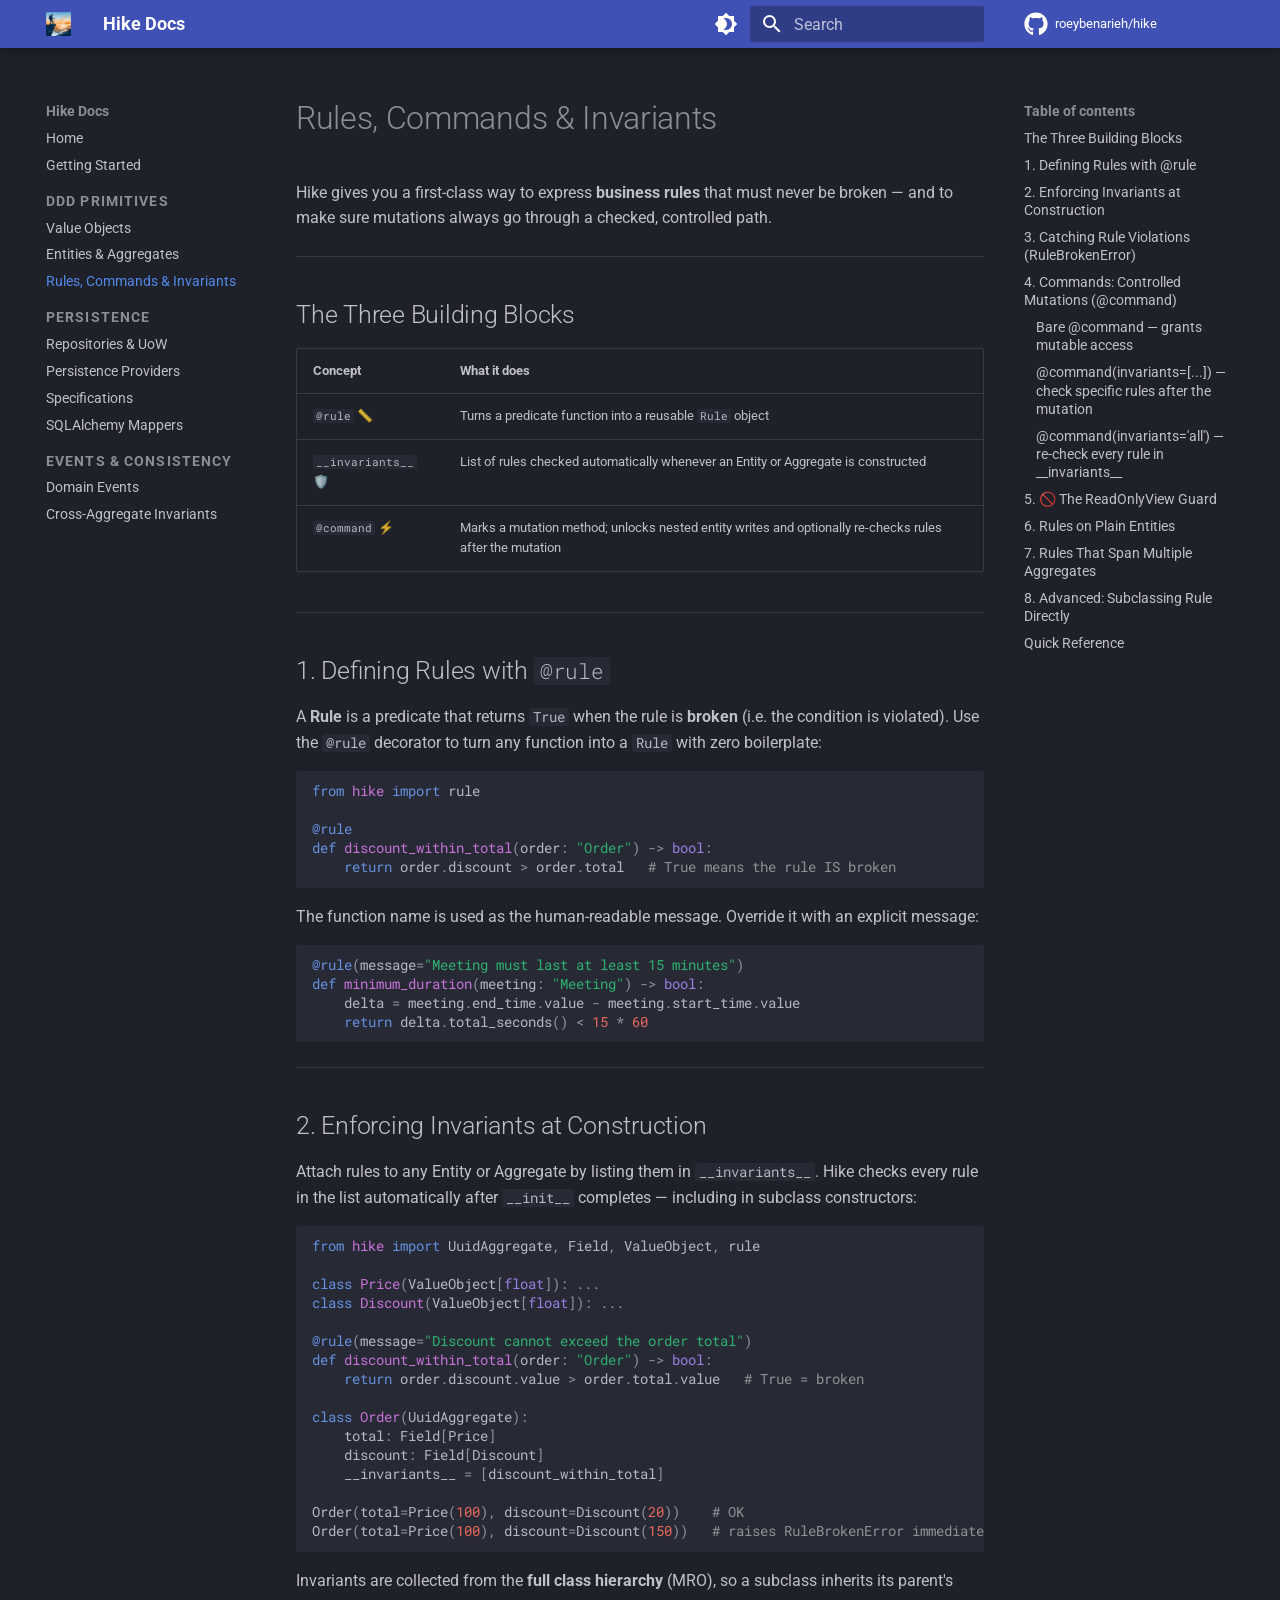
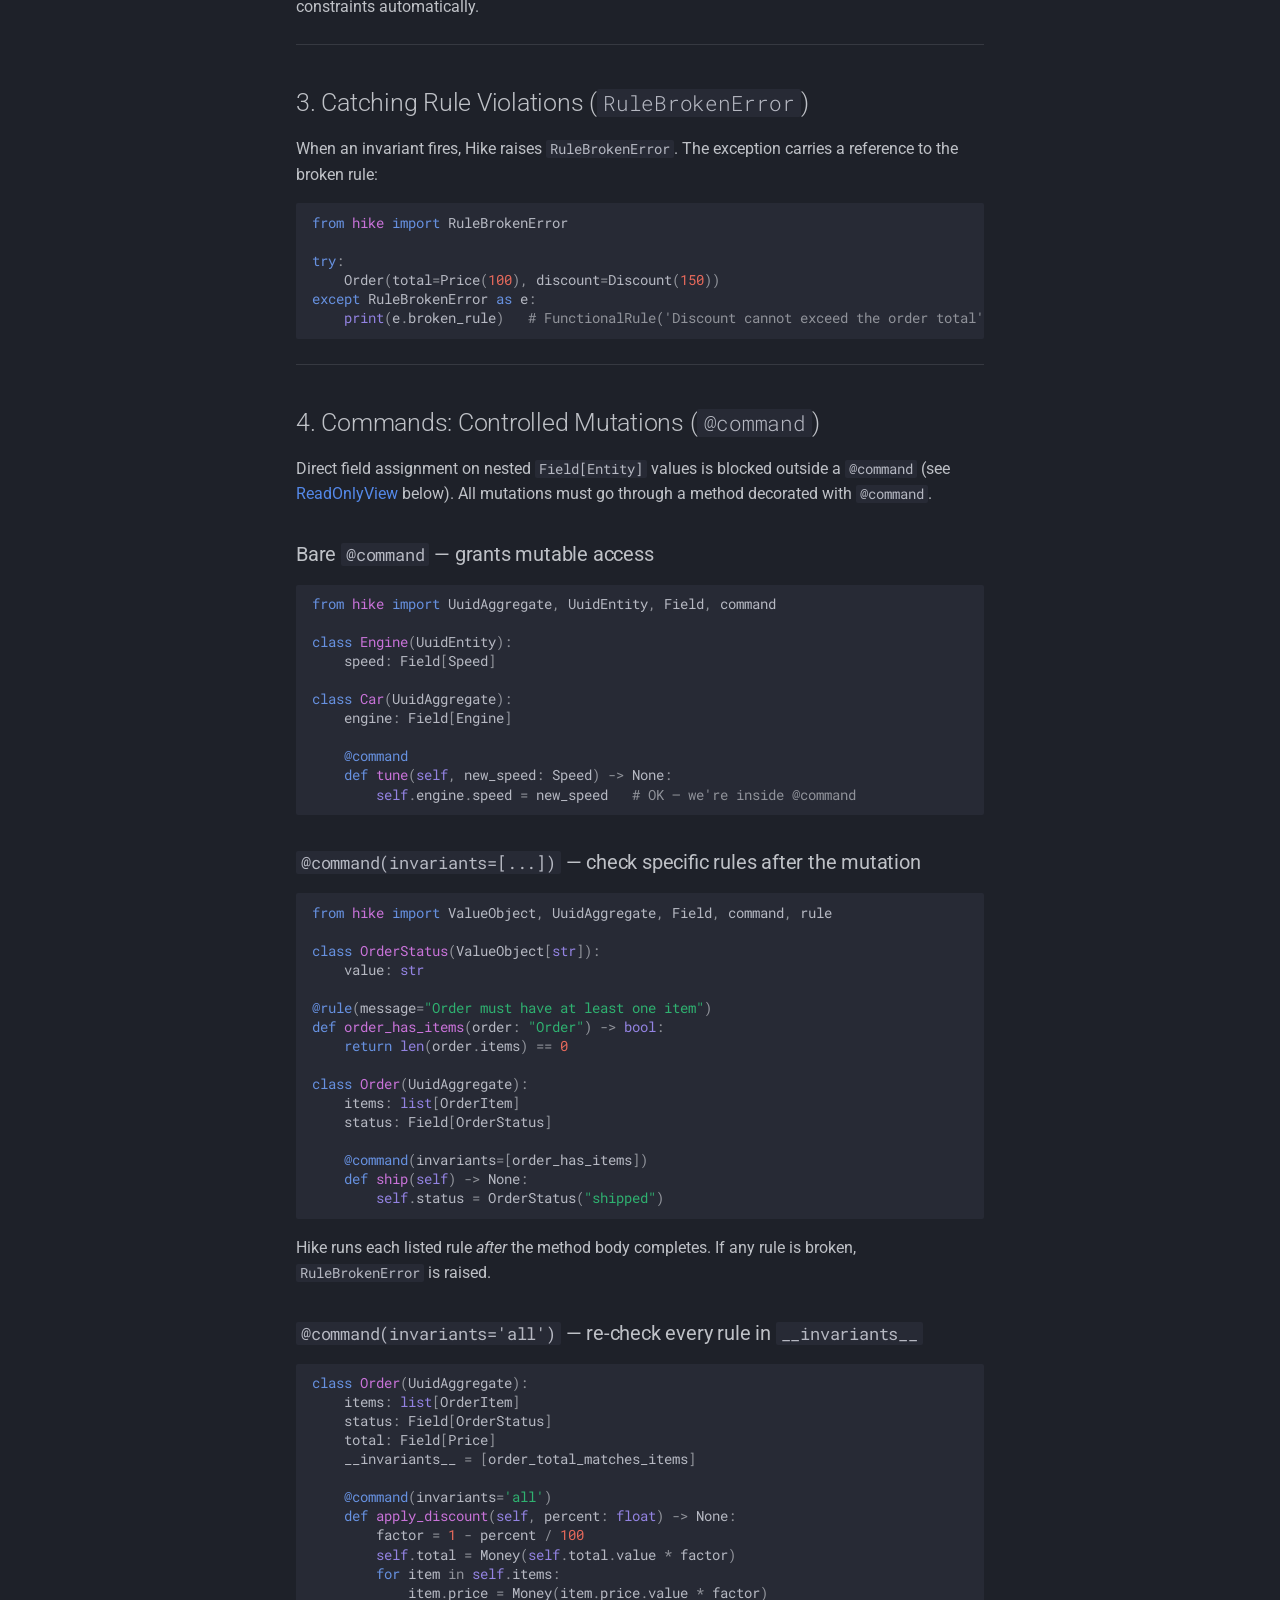
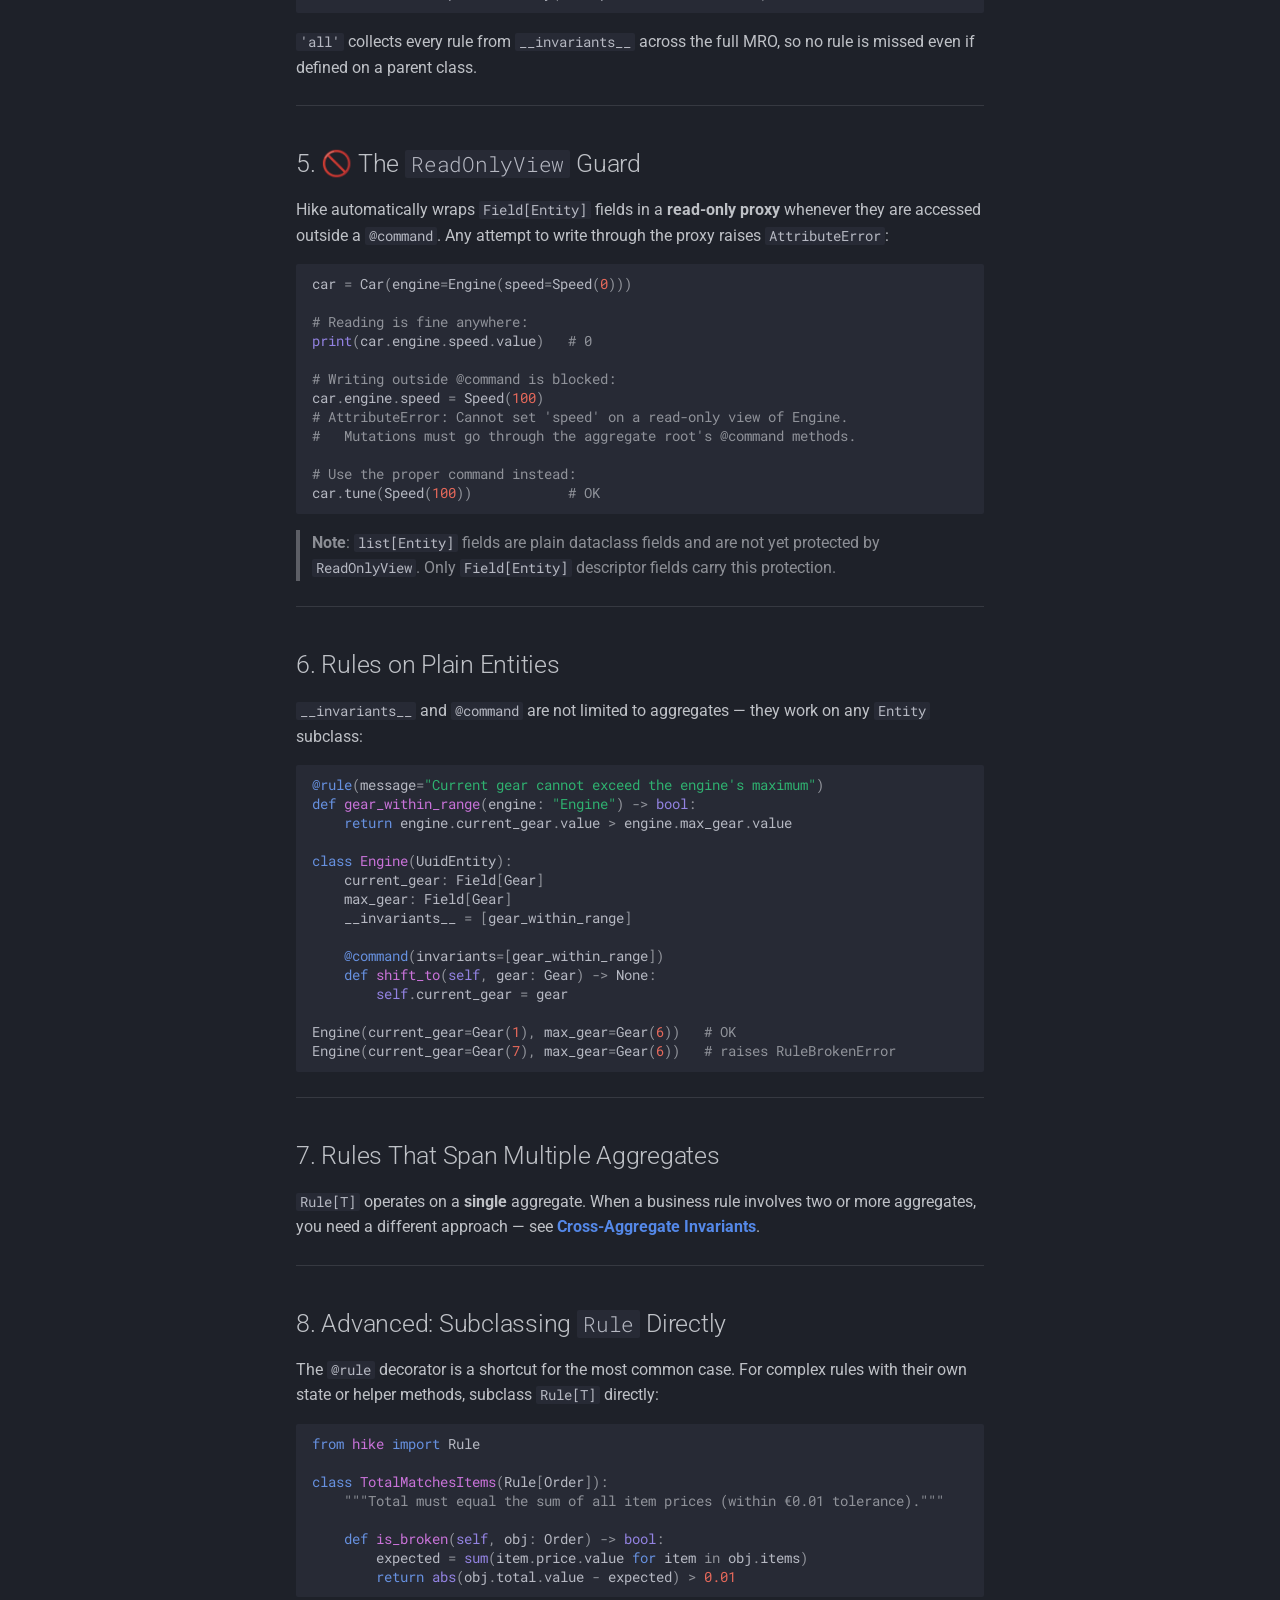
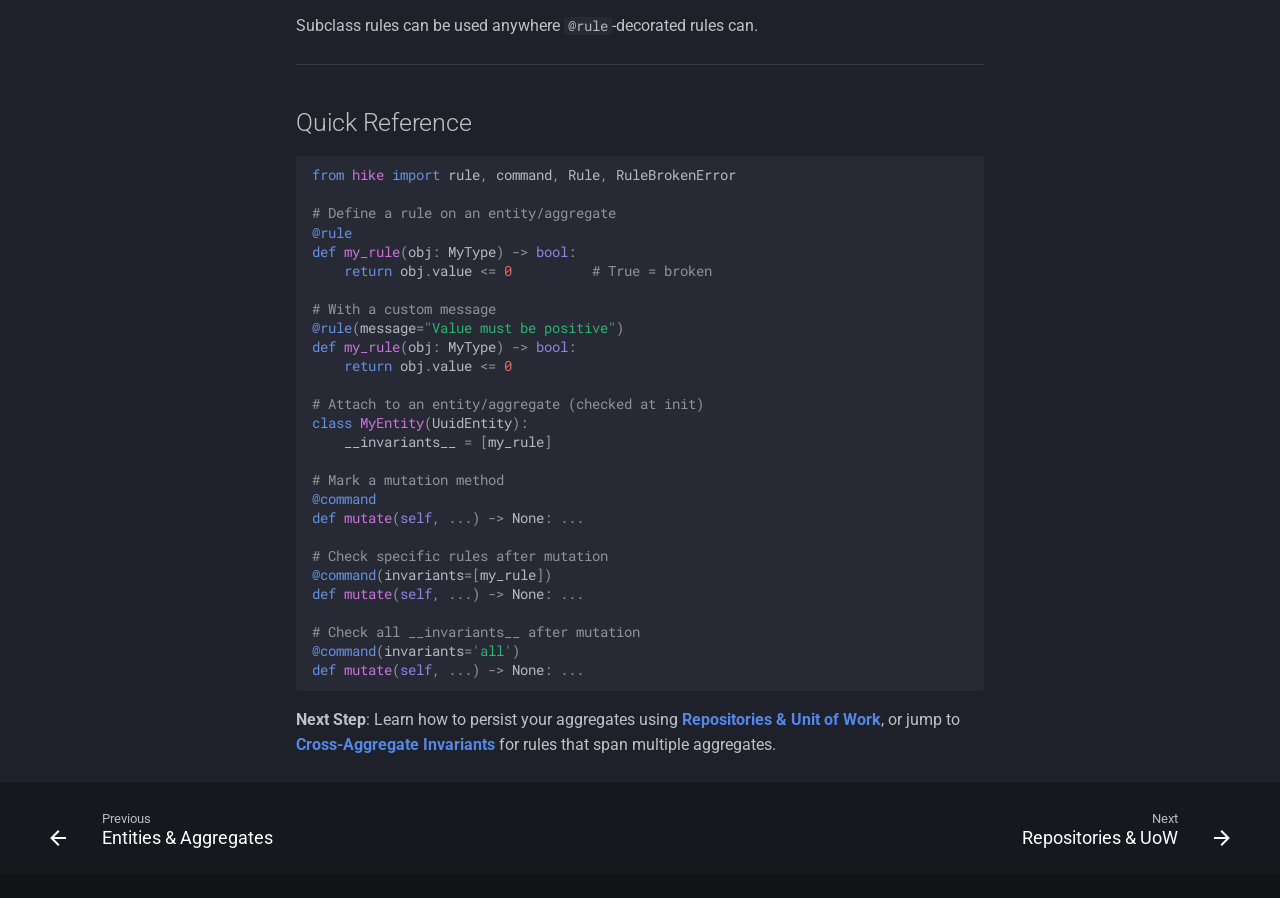
<file: guide/rules-commands/index.html>
<!doctype html>
<html lang="en" class="no-js">
  <head>
    
      <meta charset="utf-8">
      <meta name="viewport" content="width=device-width,initial-scale=1">
      
      
      
      
        <link rel="prev" href="../entities-aggregates/">
      
      
        <link rel="next" href="../repositories-uow/">
      
      
        
      
      
      <link rel="icon" href="../../hike-icon.png">
      <meta name="generator" content="mkdocs-1.6.1, mkdocs-material-9.7.7">
    
    
      
        <title>Rules, Commands & Invariants - Hike Docs</title>
      
    
    
      <link rel="stylesheet" href="../../assets/stylesheets/main.ec1eaa64.min.css">
      
        
        <link rel="stylesheet" href="../../assets/stylesheets/palette.ab4e12ef.min.css">
      
      


    
    
      
    
    
      
        
        
        <link rel="preconnect" href="https://fonts.gstatic.com" crossorigin>
        <link rel="stylesheet" href="https://fonts.googleapis.com/css?family=Roboto:300,300i,400,400i,700,700i%7CRoboto+Mono:400,400i,700,700i&display=fallback">
        <style>:root{--md-text-font:"Roboto";--md-code-font:"Roboto Mono"}</style>
      
    
    
      <link rel="stylesheet" href="../../stylesheets/extra.css">
    
    <script>__md_scope=new URL("../..",location),__md_hash=e=>[...e].reduce(((e,_)=>(e<<5)-e+_.charCodeAt(0)),0),__md_get=(e,_=localStorage,t=__md_scope)=>JSON.parse(_.getItem(t.pathname+"."+e)),__md_set=(e,_,t=localStorage,a=__md_scope)=>{try{t.setItem(a.pathname+"."+e,JSON.stringify(_))}catch(e){}}</script>
    
      

    
    
  </head>
  
  
    
    
      
    
    
    
    
    <body dir="ltr" data-md-color-scheme="slate" data-md-color-primary="indigo" data-md-color-accent="indigo">
  
    
    <input class="md-toggle" data-md-toggle="drawer" type="checkbox" id="__drawer" autocomplete="off">
    <input class="md-toggle" data-md-toggle="search" type="checkbox" id="__search" autocomplete="off">
    <label class="md-overlay" for="__drawer"></label>
    <div data-md-component="skip">
      
        
        <a href="#rules-commands-invariants" class="md-skip">
          Skip to content
        </a>
      
    </div>
    <div data-md-component="announce">
      
    </div>
    
    
      

  

<header class="md-header md-header--shadow" data-md-component="header">
  <nav class="md-header__inner md-grid" aria-label="Header">
    <a href="../.." title="Hike Docs" class="md-header__button md-logo" aria-label="Hike Docs" data-md-component="logo">
      
  <img src="../../hike-icon.png" alt="logo">

    </a>
    <label class="md-header__button md-icon" for="__drawer">
      
      <svg xmlns="http://www.w3.org/2000/svg" viewBox="0 0 24 24"><path d="M3 6h18v2H3zm0 5h18v2H3zm0 5h18v2H3z"/></svg>
    </label>
    <div class="md-header__title" data-md-component="header-title">
      <div class="md-header__ellipsis">
        <div class="md-header__topic">
          <span class="md-ellipsis">
            Hike Docs
          </span>
        </div>
        <div class="md-header__topic" data-md-component="header-topic">
          <span class="md-ellipsis">
            
              Rules, Commands & Invariants
            
          </span>
        </div>
      </div>
    </div>
    
      
        <form class="md-header__option" data-md-component="palette">
  
    
    
    
    <input class="md-option" data-md-color-media="" data-md-color-scheme="slate" data-md-color-primary="indigo" data-md-color-accent="indigo"  aria-label="Switch to light mode"  type="radio" name="__palette" id="__palette_0">
    
      <label class="md-header__button md-icon" title="Switch to light mode" for="__palette_1" hidden>
        <svg xmlns="http://www.w3.org/2000/svg" viewBox="0 0 24 24"><path d="M12 18c-.89 0-1.74-.2-2.5-.55C11.56 16.5 13 14.42 13 12s-1.44-4.5-3.5-5.45C10.26 6.2 11.11 6 12 6a6 6 0 0 1 6 6 6 6 0 0 1-6 6m8-9.31V4h-4.69L12 .69 8.69 4H4v4.69L.69 12 4 15.31V20h4.69L12 23.31 15.31 20H20v-4.69L23.31 12z"/></svg>
      </label>
    
  
    
    
    
    <input class="md-option" data-md-color-media="" data-md-color-scheme="default" data-md-color-primary="indigo" data-md-color-accent="indigo"  aria-label="Switch to dark mode"  type="radio" name="__palette" id="__palette_1">
    
      <label class="md-header__button md-icon" title="Switch to dark mode" for="__palette_0" hidden>
        <svg xmlns="http://www.w3.org/2000/svg" viewBox="0 0 24 24"><path d="M12 8a4 4 0 0 0-4 4 4 4 0 0 0 4 4 4 4 0 0 0 4-4 4 4 0 0 0-4-4m0 10a6 6 0 0 1-6-6 6 6 0 0 1 6-6 6 6 0 0 1 6 6 6 6 0 0 1-6 6m8-9.31V4h-4.69L12 .69 8.69 4H4v4.69L.69 12 4 15.31V20h4.69L12 23.31 15.31 20H20v-4.69L23.31 12z"/></svg>
      </label>
    
  
</form>
      
    
    
      <script>var palette=__md_get("__palette");if(palette&&palette.color){if("(prefers-color-scheme)"===palette.color.media){var media=matchMedia("(prefers-color-scheme: light)"),input=document.querySelector(media.matches?"[data-md-color-media='(prefers-color-scheme: light)']":"[data-md-color-media='(prefers-color-scheme: dark)']");palette.color.media=input.getAttribute("data-md-color-media"),palette.color.scheme=input.getAttribute("data-md-color-scheme"),palette.color.primary=input.getAttribute("data-md-color-primary"),palette.color.accent=input.getAttribute("data-md-color-accent")}for(var[key,value]of Object.entries(palette.color))document.body.setAttribute("data-md-color-"+key,value)}</script>
    
    
    
      
      
        <label class="md-header__button md-icon" for="__search">
          
          <svg xmlns="http://www.w3.org/2000/svg" viewBox="0 0 24 24"><path d="M9.5 3A6.5 6.5 0 0 1 16 9.5c0 1.61-.59 3.09-1.56 4.23l.27.27h.79l5 5-1.5 1.5-5-5v-.79l-.27-.27A6.52 6.52 0 0 1 9.5 16 6.5 6.5 0 0 1 3 9.5 6.5 6.5 0 0 1 9.5 3m0 2C7 5 5 7 5 9.5S7 14 9.5 14 14 12 14 9.5 12 5 9.5 5"/></svg>
        </label>
        <div class="md-search" data-md-component="search" role="dialog">
  <label class="md-search__overlay" for="__search"></label>
  <div class="md-search__inner" role="search">
    <form class="md-search__form" name="search">
      <input type="text" class="md-search__input" name="query" aria-label="Search" placeholder="Search" autocapitalize="off" autocorrect="off" autocomplete="off" spellcheck="false" data-md-component="search-query" required>
      <label class="md-search__icon md-icon" for="__search">
        
        <svg xmlns="http://www.w3.org/2000/svg" viewBox="0 0 24 24"><path d="M9.5 3A6.5 6.5 0 0 1 16 9.5c0 1.61-.59 3.09-1.56 4.23l.27.27h.79l5 5-1.5 1.5-5-5v-.79l-.27-.27A6.52 6.52 0 0 1 9.5 16 6.5 6.5 0 0 1 3 9.5 6.5 6.5 0 0 1 9.5 3m0 2C7 5 5 7 5 9.5S7 14 9.5 14 14 12 14 9.5 12 5 9.5 5"/></svg>
        
        <svg xmlns="http://www.w3.org/2000/svg" viewBox="0 0 24 24"><path d="M20 11v2H8l5.5 5.5-1.42 1.42L4.16 12l7.92-7.92L13.5 5.5 8 11z"/></svg>
      </label>
      <nav class="md-search__options" aria-label="Search">
        
        <button type="reset" class="md-search__icon md-icon" title="Clear" aria-label="Clear" tabindex="-1">
          
          <svg xmlns="http://www.w3.org/2000/svg" viewBox="0 0 24 24"><path d="M19 6.41 17.59 5 12 10.59 6.41 5 5 6.41 10.59 12 5 17.59 6.41 19 12 13.41 17.59 19 19 17.59 13.41 12z"/></svg>
        </button>
      </nav>
      
    </form>
    <div class="md-search__output">
      <div class="md-search__scrollwrap" tabindex="0" data-md-scrollfix>
        <div class="md-search-result" data-md-component="search-result">
          <div class="md-search-result__meta">
            Initializing search
          </div>
          <ol class="md-search-result__list" role="presentation"></ol>
        </div>
      </div>
    </div>
  </div>
</div>
      
    
    
      <div class="md-header__source">
        <a href="https://github.com/roeybenarieh/hike" title="Go to repository" class="md-source" data-md-component="source">
  <div class="md-source__icon md-icon">
    
    <svg xmlns="http://www.w3.org/2000/svg" viewBox="0 0 512 512"><!--! Font Awesome Free 7.1.0 by @fontawesome - https://fontawesome.com License - https://fontawesome.com/license/free (Icons: CC BY 4.0, Fonts: SIL OFL 1.1, Code: MIT License) Copyright 2025 Fonticons, Inc.--><path d="M173.9 397.4c0 2-2.3 3.6-5.2 3.6-3.3.3-5.6-1.3-5.6-3.6 0-2 2.3-3.6 5.2-3.6 3-.3 5.6 1.3 5.6 3.6m-31.1-4.5c-.7 2 1.3 4.3 4.3 4.9 2.6 1 5.6 0 6.2-2s-1.3-4.3-4.3-5.2c-2.6-.7-5.5.3-6.2 2.3m44.2-1.7c-2.9.7-4.9 2.6-4.6 4.9.3 2 2.9 3.3 5.9 2.6 2.9-.7 4.9-2.6 4.6-4.6-.3-1.9-3-3.2-5.9-2.9M252.8 8C114.1 8 8 113.3 8 252c0 110.9 69.8 205.8 169.5 239.2 12.8 2.3 17.3-5.6 17.3-12.1 0-6.2-.3-40.4-.3-61.4 0 0-70 15-84.7-29.8 0 0-11.4-29.1-27.8-36.6 0 0-22.9-15.7 1.6-15.4 0 0 24.9 2 38.6 25.8 21.9 38.6 58.6 27.5 72.9 20.9 2.3-16 8.8-27.1 16-33.7-55.9-6.2-112.3-14.3-112.3-110.5 0-27.5 7.6-41.3 23.6-58.9-2.6-6.5-11.1-33.3 2.6-67.9 20.9-6.5 69 27 69 27 20-5.6 41.5-8.5 62.8-8.5s42.8 2.9 62.8 8.5c0 0 48.1-33.6 69-27 13.7 34.7 5.2 61.4 2.6 67.9 16 17.7 25.8 31.5 25.8 58.9 0 96.5-58.9 104.2-114.8 110.5 9.2 7.9 17 22.9 17 46.4 0 33.7-.3 75.4-.3 83.6 0 6.5 4.6 14.4 17.3 12.1C436.2 457.8 504 362.9 504 252 504 113.3 391.5 8 252.8 8M105.2 352.9c-1.3 1-1 3.3.7 5.2 1.6 1.6 3.9 2.3 5.2 1 1.3-1 1-3.3-.7-5.2-1.6-1.6-3.9-2.3-5.2-1m-10.8-8.1c-.7 1.3.3 2.9 2.3 3.9 1.6 1 3.6.7 4.3-.7.7-1.3-.3-2.9-2.3-3.9-2-.6-3.6-.3-4.3.7m32.4 35.6c-1.6 1.3-1 4.3 1.3 6.2 2.3 2.3 5.2 2.6 6.5 1 1.3-1.3.7-4.3-1.3-6.2-2.2-2.3-5.2-2.6-6.5-1m-11.4-14.7c-1.6 1-1.6 3.6 0 5.9s4.3 3.3 5.6 2.3c1.6-1.3 1.6-3.9 0-6.2-1.4-2.3-4-3.3-5.6-2"/></svg>
  </div>
  <div class="md-source__repository">
    roeybenarieh/hike
  </div>
</a>
      </div>
    
  </nav>
  
</header>
    
    <div class="md-container" data-md-component="container">
      
      
        
          
        
      
      <main class="md-main" data-md-component="main">
        <div class="md-main__inner md-grid">
          
            
              
              <div class="md-sidebar md-sidebar--primary" data-md-component="sidebar" data-md-type="navigation" >
                <div class="md-sidebar__scrollwrap">
                  <div class="md-sidebar__inner">
                    



<nav class="md-nav md-nav--primary" aria-label="Navigation" data-md-level="0">
  <label class="md-nav__title" for="__drawer">
    <a href="../.." title="Hike Docs" class="md-nav__button md-logo" aria-label="Hike Docs" data-md-component="logo">
      
  <img src="../../hike-icon.png" alt="logo">

    </a>
    Hike Docs
  </label>
  
    <div class="md-nav__source">
      <a href="https://github.com/roeybenarieh/hike" title="Go to repository" class="md-source" data-md-component="source">
  <div class="md-source__icon md-icon">
    
    <svg xmlns="http://www.w3.org/2000/svg" viewBox="0 0 512 512"><!--! Font Awesome Free 7.1.0 by @fontawesome - https://fontawesome.com License - https://fontawesome.com/license/free (Icons: CC BY 4.0, Fonts: SIL OFL 1.1, Code: MIT License) Copyright 2025 Fonticons, Inc.--><path d="M173.9 397.4c0 2-2.3 3.6-5.2 3.6-3.3.3-5.6-1.3-5.6-3.6 0-2 2.3-3.6 5.2-3.6 3-.3 5.6 1.3 5.6 3.6m-31.1-4.5c-.7 2 1.3 4.3 4.3 4.9 2.6 1 5.6 0 6.2-2s-1.3-4.3-4.3-5.2c-2.6-.7-5.5.3-6.2 2.3m44.2-1.7c-2.9.7-4.9 2.6-4.6 4.9.3 2 2.9 3.3 5.9 2.6 2.9-.7 4.9-2.6 4.6-4.6-.3-1.9-3-3.2-5.9-2.9M252.8 8C114.1 8 8 113.3 8 252c0 110.9 69.8 205.8 169.5 239.2 12.8 2.3 17.3-5.6 17.3-12.1 0-6.2-.3-40.4-.3-61.4 0 0-70 15-84.7-29.8 0 0-11.4-29.1-27.8-36.6 0 0-22.9-15.7 1.6-15.4 0 0 24.9 2 38.6 25.8 21.9 38.6 58.6 27.5 72.9 20.9 2.3-16 8.8-27.1 16-33.7-55.9-6.2-112.3-14.3-112.3-110.5 0-27.5 7.6-41.3 23.6-58.9-2.6-6.5-11.1-33.3 2.6-67.9 20.9-6.5 69 27 69 27 20-5.6 41.5-8.5 62.8-8.5s42.8 2.9 62.8 8.5c0 0 48.1-33.6 69-27 13.7 34.7 5.2 61.4 2.6 67.9 16 17.7 25.8 31.5 25.8 58.9 0 96.5-58.9 104.2-114.8 110.5 9.2 7.9 17 22.9 17 46.4 0 33.7-.3 75.4-.3 83.6 0 6.5 4.6 14.4 17.3 12.1C436.2 457.8 504 362.9 504 252 504 113.3 391.5 8 252.8 8M105.2 352.9c-1.3 1-1 3.3.7 5.2 1.6 1.6 3.9 2.3 5.2 1 1.3-1 1-3.3-.7-5.2-1.6-1.6-3.9-2.3-5.2-1m-10.8-8.1c-.7 1.3.3 2.9 2.3 3.9 1.6 1 3.6.7 4.3-.7.7-1.3-.3-2.9-2.3-3.9-2-.6-3.6-.3-4.3.7m32.4 35.6c-1.6 1.3-1 4.3 1.3 6.2 2.3 2.3 5.2 2.6 6.5 1 1.3-1.3.7-4.3-1.3-6.2-2.2-2.3-5.2-2.6-6.5-1m-11.4-14.7c-1.6 1-1.6 3.6 0 5.9s4.3 3.3 5.6 2.3c1.6-1.3 1.6-3.9 0-6.2-1.4-2.3-4-3.3-5.6-2"/></svg>
  </div>
  <div class="md-source__repository">
    roeybenarieh/hike
  </div>
</a>
    </div>
  
  <ul class="md-nav__list" data-md-scrollfix>
    
      
      
  
  
  
  
    <li class="md-nav__item">
      <a href="../.." class="md-nav__link">
        
  
  
  <span class="md-ellipsis">
    
  
    Home
  

    
  </span>
  
  

      </a>
    </li>
  

    
      
      
  
  
  
  
    <li class="md-nav__item">
      <a href="../getting-started/" class="md-nav__link">
        
  
  
  <span class="md-ellipsis">
    
  
    Getting Started
  

    
  </span>
  
  

      </a>
    </li>
  

    
      
      
  
  
    
  
  
  
    
    
    
    
      
        
        
      
    
    
    <li class="md-nav__item md-nav__item--active md-nav__item--section md-nav__item--nested">
      
        
        
        <input class="md-nav__toggle md-toggle " type="checkbox" id="__nav_3" checked>
        
          
          <label class="md-nav__link" for="__nav_3" id="__nav_3_label" tabindex="">
            
  
  
  <span class="md-ellipsis">
    
  
    DDD Primitives
  

    
  </span>
  
  

            <span class="md-nav__icon md-icon"></span>
          </label>
        
        <nav class="md-nav" data-md-level="1" aria-labelledby="__nav_3_label" aria-expanded="true">
          <label class="md-nav__title" for="__nav_3">
            <span class="md-nav__icon md-icon"></span>
            
  
    DDD Primitives
  

          </label>
          <ul class="md-nav__list" data-md-scrollfix>
            
              
                
  
  
  
  
    <li class="md-nav__item">
      <a href="../value-objects/" class="md-nav__link">
        
  
  
  <span class="md-ellipsis">
    
  
    Value Objects
  

    
  </span>
  
  

      </a>
    </li>
  

              
            
              
                
  
  
  
  
    <li class="md-nav__item">
      <a href="../entities-aggregates/" class="md-nav__link">
        
  
  
  <span class="md-ellipsis">
    
  
    Entities & Aggregates
  

    
  </span>
  
  

      </a>
    </li>
  

              
            
              
                
  
  
    
  
  
  
    <li class="md-nav__item md-nav__item--active">
      
      <input class="md-nav__toggle md-toggle" type="checkbox" id="__toc">
      
      
        
      
      
        <label class="md-nav__link md-nav__link--active" for="__toc">
          
  
  
  <span class="md-ellipsis">
    
  
    Rules, Commands & Invariants
  

    
  </span>
  
  

          <span class="md-nav__icon md-icon"></span>
        </label>
      
      <a href="./" class="md-nav__link md-nav__link--active">
        
  
  
  <span class="md-ellipsis">
    
  
    Rules, Commands & Invariants
  

    
  </span>
  
  

      </a>
      
        

<nav class="md-nav md-nav--secondary" aria-label="Table of contents">
  
  
  
    
  
  
    <label class="md-nav__title" for="__toc">
      <span class="md-nav__icon md-icon"></span>
      Table of contents
    </label>
    <ul class="md-nav__list" data-md-component="toc" data-md-scrollfix>
      
        <li class="md-nav__item">
  <a href="#the-three-building-blocks" class="md-nav__link">
    <span class="md-ellipsis">
      
        The Three Building Blocks
      
    </span>
  </a>
  
</li>
      
        <li class="md-nav__item">
  <a href="#1-defining-rules-with-rule" class="md-nav__link">
    <span class="md-ellipsis">
      
        1. Defining Rules with @rule
      
    </span>
  </a>
  
</li>
      
        <li class="md-nav__item">
  <a href="#2-enforcing-invariants-at-construction" class="md-nav__link">
    <span class="md-ellipsis">
      
        2. Enforcing Invariants at Construction
      
    </span>
  </a>
  
</li>
      
        <li class="md-nav__item">
  <a href="#3-catching-rule-violations-rulebrokenerror" class="md-nav__link">
    <span class="md-ellipsis">
      
        3. Catching Rule Violations (RuleBrokenError)
      
    </span>
  </a>
  
</li>
      
        <li class="md-nav__item">
  <a href="#4-commands-controlled-mutations-command" class="md-nav__link">
    <span class="md-ellipsis">
      
        4. Commands: Controlled Mutations (@command)
      
    </span>
  </a>
  
    <nav class="md-nav" aria-label="4. Commands: Controlled Mutations (@command)">
      <ul class="md-nav__list">
        
          <li class="md-nav__item">
  <a href="#bare-command-grants-mutable-access" class="md-nav__link">
    <span class="md-ellipsis">
      
        Bare @command — grants mutable access
      
    </span>
  </a>
  
</li>
        
          <li class="md-nav__item">
  <a href="#commandinvariants-check-specific-rules-after-the-mutation" class="md-nav__link">
    <span class="md-ellipsis">
      
        @command(invariants=[...]) — check specific rules after the mutation
      
    </span>
  </a>
  
</li>
        
          <li class="md-nav__item">
  <a href="#commandinvariantsall-re-check-every-rule-in-__invariants__" class="md-nav__link">
    <span class="md-ellipsis">
      
        @command(invariants='all') — re-check every rule in __invariants__
      
    </span>
  </a>
  
</li>
        
      </ul>
    </nav>
  
</li>
      
        <li class="md-nav__item">
  <a href="#5-the-readonlyview-guard" class="md-nav__link">
    <span class="md-ellipsis">
      
        5. 🚫 The ReadOnlyView Guard
      
    </span>
  </a>
  
</li>
      
        <li class="md-nav__item">
  <a href="#6-rules-on-plain-entities" class="md-nav__link">
    <span class="md-ellipsis">
      
        6. Rules on Plain Entities
      
    </span>
  </a>
  
</li>
      
        <li class="md-nav__item">
  <a href="#7-rules-that-span-multiple-aggregates" class="md-nav__link">
    <span class="md-ellipsis">
      
        7. Rules That Span Multiple Aggregates
      
    </span>
  </a>
  
</li>
      
        <li class="md-nav__item">
  <a href="#8-advanced-subclassing-rule-directly" class="md-nav__link">
    <span class="md-ellipsis">
      
        8. Advanced: Subclassing Rule Directly
      
    </span>
  </a>
  
</li>
      
        <li class="md-nav__item">
  <a href="#quick-reference" class="md-nav__link">
    <span class="md-ellipsis">
      
        Quick Reference
      
    </span>
  </a>
  
</li>
      
    </ul>
  
</nav>
      
    </li>
  

              
            
          </ul>
        </nav>
      
    </li>
  

    
      
      
  
  
  
  
    
    
    
    
      
        
        
      
    
    
    <li class="md-nav__item md-nav__item--section md-nav__item--nested">
      
        
        
        <input class="md-nav__toggle md-toggle " type="checkbox" id="__nav_4" >
        
          
          <label class="md-nav__link" for="__nav_4" id="__nav_4_label" tabindex="">
            
  
  
  <span class="md-ellipsis">
    
  
    Persistence
  

    
  </span>
  
  

            <span class="md-nav__icon md-icon"></span>
          </label>
        
        <nav class="md-nav" data-md-level="1" aria-labelledby="__nav_4_label" aria-expanded="false">
          <label class="md-nav__title" for="__nav_4">
            <span class="md-nav__icon md-icon"></span>
            
  
    Persistence
  

          </label>
          <ul class="md-nav__list" data-md-scrollfix>
            
              
                
  
  
  
  
    <li class="md-nav__item">
      <a href="../repositories-uow/" class="md-nav__link">
        
  
  
  <span class="md-ellipsis">
    
  
    Repositories & UoW
  

    
  </span>
  
  

      </a>
    </li>
  

              
            
              
                
  
  
  
  
    <li class="md-nav__item">
      <a href="../persistence-providers/" class="md-nav__link">
        
  
  
  <span class="md-ellipsis">
    
  
    Persistence Providers
  

    
  </span>
  
  

      </a>
    </li>
  

              
            
              
                
  
  
  
  
    <li class="md-nav__item">
      <a href="../specifications/" class="md-nav__link">
        
  
  
  <span class="md-ellipsis">
    
  
    Specifications
  

    
  </span>
  
  

      </a>
    </li>
  

              
            
              
                
  
  
  
  
    <li class="md-nav__item">
      <a href="../sqlalchemy-mappers/" class="md-nav__link">
        
  
  
  <span class="md-ellipsis">
    
  
    SQLAlchemy Mappers
  

    
  </span>
  
  

      </a>
    </li>
  

              
            
          </ul>
        </nav>
      
    </li>
  

    
      
      
  
  
  
  
    
    
    
    
      
        
        
      
    
    
    <li class="md-nav__item md-nav__item--section md-nav__item--nested">
      
        
        
        <input class="md-nav__toggle md-toggle " type="checkbox" id="__nav_5" >
        
          
          <label class="md-nav__link" for="__nav_5" id="__nav_5_label" tabindex="">
            
  
  
  <span class="md-ellipsis">
    
  
    Events & Consistency
  

    
  </span>
  
  

            <span class="md-nav__icon md-icon"></span>
          </label>
        
        <nav class="md-nav" data-md-level="1" aria-labelledby="__nav_5_label" aria-expanded="false">
          <label class="md-nav__title" for="__nav_5">
            <span class="md-nav__icon md-icon"></span>
            
  
    Events & Consistency
  

          </label>
          <ul class="md-nav__list" data-md-scrollfix>
            
              
                
  
  
  
  
    <li class="md-nav__item">
      <a href="../domain-events/" class="md-nav__link">
        
  
  
  <span class="md-ellipsis">
    
  
    Domain Events
  

    
  </span>
  
  

      </a>
    </li>
  

              
            
              
                
  
  
  
  
    <li class="md-nav__item">
      <a href="../cross-aggregate-invariants/" class="md-nav__link">
        
  
  
  <span class="md-ellipsis">
    
  
    Cross-Aggregate Invariants
  

    
  </span>
  
  

      </a>
    </li>
  

              
            
          </ul>
        </nav>
      
    </li>
  

    
  </ul>
</nav>
                  </div>
                </div>
              </div>
            
            
              
              <div class="md-sidebar md-sidebar--secondary" data-md-component="sidebar" data-md-type="toc" >
                <div class="md-sidebar__scrollwrap">
                  <div class="md-sidebar__inner">
                    

<nav class="md-nav md-nav--secondary" aria-label="Table of contents">
  
  
  
    
  
  
    <label class="md-nav__title" for="__toc">
      <span class="md-nav__icon md-icon"></span>
      Table of contents
    </label>
    <ul class="md-nav__list" data-md-component="toc" data-md-scrollfix>
      
        <li class="md-nav__item">
  <a href="#the-three-building-blocks" class="md-nav__link">
    <span class="md-ellipsis">
      
        The Three Building Blocks
      
    </span>
  </a>
  
</li>
      
        <li class="md-nav__item">
  <a href="#1-defining-rules-with-rule" class="md-nav__link">
    <span class="md-ellipsis">
      
        1. Defining Rules with @rule
      
    </span>
  </a>
  
</li>
      
        <li class="md-nav__item">
  <a href="#2-enforcing-invariants-at-construction" class="md-nav__link">
    <span class="md-ellipsis">
      
        2. Enforcing Invariants at Construction
      
    </span>
  </a>
  
</li>
      
        <li class="md-nav__item">
  <a href="#3-catching-rule-violations-rulebrokenerror" class="md-nav__link">
    <span class="md-ellipsis">
      
        3. Catching Rule Violations (RuleBrokenError)
      
    </span>
  </a>
  
</li>
      
        <li class="md-nav__item">
  <a href="#4-commands-controlled-mutations-command" class="md-nav__link">
    <span class="md-ellipsis">
      
        4. Commands: Controlled Mutations (@command)
      
    </span>
  </a>
  
    <nav class="md-nav" aria-label="4. Commands: Controlled Mutations (@command)">
      <ul class="md-nav__list">
        
          <li class="md-nav__item">
  <a href="#bare-command-grants-mutable-access" class="md-nav__link">
    <span class="md-ellipsis">
      
        Bare @command — grants mutable access
      
    </span>
  </a>
  
</li>
        
          <li class="md-nav__item">
  <a href="#commandinvariants-check-specific-rules-after-the-mutation" class="md-nav__link">
    <span class="md-ellipsis">
      
        @command(invariants=[...]) — check specific rules after the mutation
      
    </span>
  </a>
  
</li>
        
          <li class="md-nav__item">
  <a href="#commandinvariantsall-re-check-every-rule-in-__invariants__" class="md-nav__link">
    <span class="md-ellipsis">
      
        @command(invariants='all') — re-check every rule in __invariants__
      
    </span>
  </a>
  
</li>
        
      </ul>
    </nav>
  
</li>
      
        <li class="md-nav__item">
  <a href="#5-the-readonlyview-guard" class="md-nav__link">
    <span class="md-ellipsis">
      
        5. 🚫 The ReadOnlyView Guard
      
    </span>
  </a>
  
</li>
      
        <li class="md-nav__item">
  <a href="#6-rules-on-plain-entities" class="md-nav__link">
    <span class="md-ellipsis">
      
        6. Rules on Plain Entities
      
    </span>
  </a>
  
</li>
      
        <li class="md-nav__item">
  <a href="#7-rules-that-span-multiple-aggregates" class="md-nav__link">
    <span class="md-ellipsis">
      
        7. Rules That Span Multiple Aggregates
      
    </span>
  </a>
  
</li>
      
        <li class="md-nav__item">
  <a href="#8-advanced-subclassing-rule-directly" class="md-nav__link">
    <span class="md-ellipsis">
      
        8. Advanced: Subclassing Rule Directly
      
    </span>
  </a>
  
</li>
      
        <li class="md-nav__item">
  <a href="#quick-reference" class="md-nav__link">
    <span class="md-ellipsis">
      
        Quick Reference
      
    </span>
  </a>
  
</li>
      
    </ul>
  
</nav>
                  </div>
                </div>
              </div>
            
          
          
            <div class="md-content" data-md-component="content">
              
              <article class="md-content__inner md-typeset">
                
                  


  
  


<h1 id="rules-commands-invariants">Rules, Commands &amp; Invariants</h1>
<p>Hike gives you a first-class way to express <strong>business rules</strong> that must never be broken — and to make sure mutations always go through a checked, controlled path.</p>
<hr />
<h2 id="the-three-building-blocks">The Three Building Blocks</h2>
<table>
<thead>
<tr>
<th style="text-align: left;">Concept</th>
<th style="text-align: left;">What it does</th>
</tr>
</thead>
<tbody>
<tr>
<td style="text-align: left;"><code>@rule</code> 📏</td>
<td style="text-align: left;">Turns a predicate function into a reusable <code>Rule</code> object</td>
</tr>
<tr>
<td style="text-align: left;"><code>__invariants__</code> 🛡️</td>
<td style="text-align: left;">List of rules checked automatically whenever an Entity or Aggregate is constructed</td>
</tr>
<tr>
<td style="text-align: left;"><code>@command</code> ⚡</td>
<td style="text-align: left;">Marks a mutation method; unlocks nested entity writes and optionally re-checks rules after the mutation</td>
</tr>
</tbody>
</table>
<hr />
<h2 id="1-defining-rules-with-rule">1. Defining Rules with <code>@rule</code></h2>
<p>A <strong>Rule</strong> is a predicate that returns <code>True</code> when the rule is <strong>broken</strong> (i.e. the condition is violated). Use the <code>@rule</code> decorator to turn any function into a <code>Rule</code> with zero boilerplate:</p>
<div class="language-python highlight"><pre><span></span><code><span id="__span-0-1"><a id="__codelineno-0-1" name="__codelineno-0-1" href="#__codelineno-0-1"></a><span class="kn">from</span><span class="w"> </span><span class="nn">hike</span><span class="w"> </span><span class="kn">import</span> <span class="n">rule</span>
</span><span id="__span-0-2"><a id="__codelineno-0-2" name="__codelineno-0-2" href="#__codelineno-0-2"></a>
</span><span id="__span-0-3"><a id="__codelineno-0-3" name="__codelineno-0-3" href="#__codelineno-0-3"></a><span class="nd">@rule</span>
</span><span id="__span-0-4"><a id="__codelineno-0-4" name="__codelineno-0-4" href="#__codelineno-0-4"></a><span class="k">def</span><span class="w"> </span><span class="nf">discount_within_total</span><span class="p">(</span><span class="n">order</span><span class="p">:</span> <span class="s2">"Order"</span><span class="p">)</span> <span class="o">-&gt;</span> <span class="nb">bool</span><span class="p">:</span>
</span><span id="__span-0-5"><a id="__codelineno-0-5" name="__codelineno-0-5" href="#__codelineno-0-5"></a>    <span class="k">return</span> <span class="n">order</span><span class="o">.</span><span class="n">discount</span> <span class="o">&gt;</span> <span class="n">order</span><span class="o">.</span><span class="n">total</span>   <span class="c1"># True means the rule IS broken</span>
</span></code></pre></div>
<p>The function name is used as the human-readable message. Override it with an explicit message:</p>
<div class="language-python highlight"><pre><span></span><code><span id="__span-1-1"><a id="__codelineno-1-1" name="__codelineno-1-1" href="#__codelineno-1-1"></a><span class="nd">@rule</span><span class="p">(</span><span class="n">message</span><span class="o">=</span><span class="s2">"Meeting must last at least 15 minutes"</span><span class="p">)</span>
</span><span id="__span-1-2"><a id="__codelineno-1-2" name="__codelineno-1-2" href="#__codelineno-1-2"></a><span class="k">def</span><span class="w"> </span><span class="nf">minimum_duration</span><span class="p">(</span><span class="n">meeting</span><span class="p">:</span> <span class="s2">"Meeting"</span><span class="p">)</span> <span class="o">-&gt;</span> <span class="nb">bool</span><span class="p">:</span>
</span><span id="__span-1-3"><a id="__codelineno-1-3" name="__codelineno-1-3" href="#__codelineno-1-3"></a>    <span class="n">delta</span> <span class="o">=</span> <span class="n">meeting</span><span class="o">.</span><span class="n">end_time</span><span class="o">.</span><span class="n">value</span> <span class="o">-</span> <span class="n">meeting</span><span class="o">.</span><span class="n">start_time</span><span class="o">.</span><span class="n">value</span>
</span><span id="__span-1-4"><a id="__codelineno-1-4" name="__codelineno-1-4" href="#__codelineno-1-4"></a>    <span class="k">return</span> <span class="n">delta</span><span class="o">.</span><span class="n">total_seconds</span><span class="p">()</span> <span class="o">&lt;</span> <span class="mi">15</span> <span class="o">*</span> <span class="mi">60</span>
</span></code></pre></div>
<hr />
<h2 id="2-enforcing-invariants-at-construction">2. Enforcing Invariants at Construction</h2>
<p>Attach rules to any Entity or Aggregate by listing them in <code>__invariants__</code>. Hike checks every rule in the list automatically after <code>__init__</code> completes — including in subclass constructors:</p>
<div class="language-python highlight"><pre><span></span><code><span id="__span-2-1"><a id="__codelineno-2-1" name="__codelineno-2-1" href="#__codelineno-2-1"></a><span class="kn">from</span><span class="w"> </span><span class="nn">hike</span><span class="w"> </span><span class="kn">import</span> <span class="n">UuidAggregate</span><span class="p">,</span> <span class="n">Field</span><span class="p">,</span> <span class="n">ValueObject</span><span class="p">,</span> <span class="n">rule</span>
</span><span id="__span-2-2"><a id="__codelineno-2-2" name="__codelineno-2-2" href="#__codelineno-2-2"></a>
</span><span id="__span-2-3"><a id="__codelineno-2-3" name="__codelineno-2-3" href="#__codelineno-2-3"></a><span class="k">class</span><span class="w"> </span><span class="nc">Price</span><span class="p">(</span><span class="n">ValueObject</span><span class="p">[</span><span class="nb">float</span><span class="p">]):</span> <span class="o">...</span>
</span><span id="__span-2-4"><a id="__codelineno-2-4" name="__codelineno-2-4" href="#__codelineno-2-4"></a><span class="k">class</span><span class="w"> </span><span class="nc">Discount</span><span class="p">(</span><span class="n">ValueObject</span><span class="p">[</span><span class="nb">float</span><span class="p">]):</span> <span class="o">...</span>
</span><span id="__span-2-5"><a id="__codelineno-2-5" name="__codelineno-2-5" href="#__codelineno-2-5"></a>
</span><span id="__span-2-6"><a id="__codelineno-2-6" name="__codelineno-2-6" href="#__codelineno-2-6"></a><span class="nd">@rule</span><span class="p">(</span><span class="n">message</span><span class="o">=</span><span class="s2">"Discount cannot exceed the order total"</span><span class="p">)</span>
</span><span id="__span-2-7"><a id="__codelineno-2-7" name="__codelineno-2-7" href="#__codelineno-2-7"></a><span class="k">def</span><span class="w"> </span><span class="nf">discount_within_total</span><span class="p">(</span><span class="n">order</span><span class="p">:</span> <span class="s2">"Order"</span><span class="p">)</span> <span class="o">-&gt;</span> <span class="nb">bool</span><span class="p">:</span>
</span><span id="__span-2-8"><a id="__codelineno-2-8" name="__codelineno-2-8" href="#__codelineno-2-8"></a>    <span class="k">return</span> <span class="n">order</span><span class="o">.</span><span class="n">discount</span><span class="o">.</span><span class="n">value</span> <span class="o">&gt;</span> <span class="n">order</span><span class="o">.</span><span class="n">total</span><span class="o">.</span><span class="n">value</span>   <span class="c1"># True = broken</span>
</span><span id="__span-2-9"><a id="__codelineno-2-9" name="__codelineno-2-9" href="#__codelineno-2-9"></a>
</span><span id="__span-2-10"><a id="__codelineno-2-10" name="__codelineno-2-10" href="#__codelineno-2-10"></a><span class="k">class</span><span class="w"> </span><span class="nc">Order</span><span class="p">(</span><span class="n">UuidAggregate</span><span class="p">):</span>
</span><span id="__span-2-11"><a id="__codelineno-2-11" name="__codelineno-2-11" href="#__codelineno-2-11"></a>    <span class="n">total</span><span class="p">:</span> <span class="n">Field</span><span class="p">[</span><span class="n">Price</span><span class="p">]</span>
</span><span id="__span-2-12"><a id="__codelineno-2-12" name="__codelineno-2-12" href="#__codelineno-2-12"></a>    <span class="n">discount</span><span class="p">:</span> <span class="n">Field</span><span class="p">[</span><span class="n">Discount</span><span class="p">]</span>
</span><span id="__span-2-13"><a id="__codelineno-2-13" name="__codelineno-2-13" href="#__codelineno-2-13"></a>    <span class="n">__invariants__</span> <span class="o">=</span> <span class="p">[</span><span class="n">discount_within_total</span><span class="p">]</span>
</span><span id="__span-2-14"><a id="__codelineno-2-14" name="__codelineno-2-14" href="#__codelineno-2-14"></a>
</span><span id="__span-2-15"><a id="__codelineno-2-15" name="__codelineno-2-15" href="#__codelineno-2-15"></a><span class="n">Order</span><span class="p">(</span><span class="n">total</span><span class="o">=</span><span class="n">Price</span><span class="p">(</span><span class="mi">100</span><span class="p">),</span> <span class="n">discount</span><span class="o">=</span><span class="n">Discount</span><span class="p">(</span><span class="mi">20</span><span class="p">))</span>    <span class="c1"># OK</span>
</span><span id="__span-2-16"><a id="__codelineno-2-16" name="__codelineno-2-16" href="#__codelineno-2-16"></a><span class="n">Order</span><span class="p">(</span><span class="n">total</span><span class="o">=</span><span class="n">Price</span><span class="p">(</span><span class="mi">100</span><span class="p">),</span> <span class="n">discount</span><span class="o">=</span><span class="n">Discount</span><span class="p">(</span><span class="mi">150</span><span class="p">))</span>   <span class="c1"># raises RuleBrokenError immediately</span>
</span></code></pre></div>
<p>Invariants are collected from the <strong>full class hierarchy</strong> (MRO), so a subclass inherits its parent's constraints automatically.</p>
<hr />
<h2 id="3-catching-rule-violations-rulebrokenerror">3. Catching Rule Violations (<code>RuleBrokenError</code>)</h2>
<p>When an invariant fires, Hike raises <code>RuleBrokenError</code>. The exception carries a reference to the broken rule:</p>
<div class="language-python highlight"><pre><span></span><code><span id="__span-3-1"><a id="__codelineno-3-1" name="__codelineno-3-1" href="#__codelineno-3-1"></a><span class="kn">from</span><span class="w"> </span><span class="nn">hike</span><span class="w"> </span><span class="kn">import</span> <span class="n">RuleBrokenError</span>
</span><span id="__span-3-2"><a id="__codelineno-3-2" name="__codelineno-3-2" href="#__codelineno-3-2"></a>
</span><span id="__span-3-3"><a id="__codelineno-3-3" name="__codelineno-3-3" href="#__codelineno-3-3"></a><span class="k">try</span><span class="p">:</span>
</span><span id="__span-3-4"><a id="__codelineno-3-4" name="__codelineno-3-4" href="#__codelineno-3-4"></a>    <span class="n">Order</span><span class="p">(</span><span class="n">total</span><span class="o">=</span><span class="n">Price</span><span class="p">(</span><span class="mi">100</span><span class="p">),</span> <span class="n">discount</span><span class="o">=</span><span class="n">Discount</span><span class="p">(</span><span class="mi">150</span><span class="p">))</span>
</span><span id="__span-3-5"><a id="__codelineno-3-5" name="__codelineno-3-5" href="#__codelineno-3-5"></a><span class="k">except</span> <span class="n">RuleBrokenError</span> <span class="k">as</span> <span class="n">e</span><span class="p">:</span>
</span><span id="__span-3-6"><a id="__codelineno-3-6" name="__codelineno-3-6" href="#__codelineno-3-6"></a>    <span class="nb">print</span><span class="p">(</span><span class="n">e</span><span class="o">.</span><span class="n">broken_rule</span><span class="p">)</span>   <span class="c1"># FunctionalRule('Discount cannot exceed the order total')</span>
</span></code></pre></div>
<hr />
<h2 id="4-commands-controlled-mutations-command">4. Commands: Controlled Mutations (<code>@command</code>)</h2>
<p>Direct field assignment on nested <code>Field[Entity]</code> values is blocked outside a <code>@command</code> (see <a href="#5-the-readonlyview-guard">ReadOnlyView</a> below). All mutations must go through a method decorated with <code>@command</code>.</p>
<h3 id="bare-command-grants-mutable-access">Bare <code>@command</code> — grants mutable access</h3>
<div class="language-python highlight"><pre><span></span><code><span id="__span-4-1"><a id="__codelineno-4-1" name="__codelineno-4-1" href="#__codelineno-4-1"></a><span class="kn">from</span><span class="w"> </span><span class="nn">hike</span><span class="w"> </span><span class="kn">import</span> <span class="n">UuidAggregate</span><span class="p">,</span> <span class="n">UuidEntity</span><span class="p">,</span> <span class="n">Field</span><span class="p">,</span> <span class="n">command</span>
</span><span id="__span-4-2"><a id="__codelineno-4-2" name="__codelineno-4-2" href="#__codelineno-4-2"></a>
</span><span id="__span-4-3"><a id="__codelineno-4-3" name="__codelineno-4-3" href="#__codelineno-4-3"></a><span class="k">class</span><span class="w"> </span><span class="nc">Engine</span><span class="p">(</span><span class="n">UuidEntity</span><span class="p">):</span>
</span><span id="__span-4-4"><a id="__codelineno-4-4" name="__codelineno-4-4" href="#__codelineno-4-4"></a>    <span class="n">speed</span><span class="p">:</span> <span class="n">Field</span><span class="p">[</span><span class="n">Speed</span><span class="p">]</span>
</span><span id="__span-4-5"><a id="__codelineno-4-5" name="__codelineno-4-5" href="#__codelineno-4-5"></a>
</span><span id="__span-4-6"><a id="__codelineno-4-6" name="__codelineno-4-6" href="#__codelineno-4-6"></a><span class="k">class</span><span class="w"> </span><span class="nc">Car</span><span class="p">(</span><span class="n">UuidAggregate</span><span class="p">):</span>
</span><span id="__span-4-7"><a id="__codelineno-4-7" name="__codelineno-4-7" href="#__codelineno-4-7"></a>    <span class="n">engine</span><span class="p">:</span> <span class="n">Field</span><span class="p">[</span><span class="n">Engine</span><span class="p">]</span>
</span><span id="__span-4-8"><a id="__codelineno-4-8" name="__codelineno-4-8" href="#__codelineno-4-8"></a>
</span><span id="__span-4-9"><a id="__codelineno-4-9" name="__codelineno-4-9" href="#__codelineno-4-9"></a>    <span class="nd">@command</span>
</span><span id="__span-4-10"><a id="__codelineno-4-10" name="__codelineno-4-10" href="#__codelineno-4-10"></a>    <span class="k">def</span><span class="w"> </span><span class="nf">tune</span><span class="p">(</span><span class="bp">self</span><span class="p">,</span> <span class="n">new_speed</span><span class="p">:</span> <span class="n">Speed</span><span class="p">)</span> <span class="o">-&gt;</span> <span class="kc">None</span><span class="p">:</span>
</span><span id="__span-4-11"><a id="__codelineno-4-11" name="__codelineno-4-11" href="#__codelineno-4-11"></a>        <span class="bp">self</span><span class="o">.</span><span class="n">engine</span><span class="o">.</span><span class="n">speed</span> <span class="o">=</span> <span class="n">new_speed</span>   <span class="c1"># OK — we're inside @command</span>
</span></code></pre></div>
<h3 id="commandinvariants-check-specific-rules-after-the-mutation"><code>@command(invariants=[...])</code> — check specific rules after the mutation</h3>
<div class="language-python highlight"><pre><span></span><code><span id="__span-5-1"><a id="__codelineno-5-1" name="__codelineno-5-1" href="#__codelineno-5-1"></a><span class="kn">from</span><span class="w"> </span><span class="nn">hike</span><span class="w"> </span><span class="kn">import</span> <span class="n">ValueObject</span><span class="p">,</span> <span class="n">UuidAggregate</span><span class="p">,</span> <span class="n">Field</span><span class="p">,</span> <span class="n">command</span><span class="p">,</span> <span class="n">rule</span>
</span><span id="__span-5-2"><a id="__codelineno-5-2" name="__codelineno-5-2" href="#__codelineno-5-2"></a>
</span><span id="__span-5-3"><a id="__codelineno-5-3" name="__codelineno-5-3" href="#__codelineno-5-3"></a><span class="k">class</span><span class="w"> </span><span class="nc">OrderStatus</span><span class="p">(</span><span class="n">ValueObject</span><span class="p">[</span><span class="nb">str</span><span class="p">]):</span>
</span><span id="__span-5-4"><a id="__codelineno-5-4" name="__codelineno-5-4" href="#__codelineno-5-4"></a>    <span class="n">value</span><span class="p">:</span> <span class="nb">str</span>
</span><span id="__span-5-5"><a id="__codelineno-5-5" name="__codelineno-5-5" href="#__codelineno-5-5"></a>
</span><span id="__span-5-6"><a id="__codelineno-5-6" name="__codelineno-5-6" href="#__codelineno-5-6"></a><span class="nd">@rule</span><span class="p">(</span><span class="n">message</span><span class="o">=</span><span class="s2">"Order must have at least one item"</span><span class="p">)</span>
</span><span id="__span-5-7"><a id="__codelineno-5-7" name="__codelineno-5-7" href="#__codelineno-5-7"></a><span class="k">def</span><span class="w"> </span><span class="nf">order_has_items</span><span class="p">(</span><span class="n">order</span><span class="p">:</span> <span class="s2">"Order"</span><span class="p">)</span> <span class="o">-&gt;</span> <span class="nb">bool</span><span class="p">:</span>
</span><span id="__span-5-8"><a id="__codelineno-5-8" name="__codelineno-5-8" href="#__codelineno-5-8"></a>    <span class="k">return</span> <span class="nb">len</span><span class="p">(</span><span class="n">order</span><span class="o">.</span><span class="n">items</span><span class="p">)</span> <span class="o">==</span> <span class="mi">0</span>
</span><span id="__span-5-9"><a id="__codelineno-5-9" name="__codelineno-5-9" href="#__codelineno-5-9"></a>
</span><span id="__span-5-10"><a id="__codelineno-5-10" name="__codelineno-5-10" href="#__codelineno-5-10"></a><span class="k">class</span><span class="w"> </span><span class="nc">Order</span><span class="p">(</span><span class="n">UuidAggregate</span><span class="p">):</span>
</span><span id="__span-5-11"><a id="__codelineno-5-11" name="__codelineno-5-11" href="#__codelineno-5-11"></a>    <span class="n">items</span><span class="p">:</span> <span class="nb">list</span><span class="p">[</span><span class="n">OrderItem</span><span class="p">]</span>
</span><span id="__span-5-12"><a id="__codelineno-5-12" name="__codelineno-5-12" href="#__codelineno-5-12"></a>    <span class="n">status</span><span class="p">:</span> <span class="n">Field</span><span class="p">[</span><span class="n">OrderStatus</span><span class="p">]</span>
</span><span id="__span-5-13"><a id="__codelineno-5-13" name="__codelineno-5-13" href="#__codelineno-5-13"></a>
</span><span id="__span-5-14"><a id="__codelineno-5-14" name="__codelineno-5-14" href="#__codelineno-5-14"></a>    <span class="nd">@command</span><span class="p">(</span><span class="n">invariants</span><span class="o">=</span><span class="p">[</span><span class="n">order_has_items</span><span class="p">])</span>
</span><span id="__span-5-15"><a id="__codelineno-5-15" name="__codelineno-5-15" href="#__codelineno-5-15"></a>    <span class="k">def</span><span class="w"> </span><span class="nf">ship</span><span class="p">(</span><span class="bp">self</span><span class="p">)</span> <span class="o">-&gt;</span> <span class="kc">None</span><span class="p">:</span>
</span><span id="__span-5-16"><a id="__codelineno-5-16" name="__codelineno-5-16" href="#__codelineno-5-16"></a>        <span class="bp">self</span><span class="o">.</span><span class="n">status</span> <span class="o">=</span> <span class="n">OrderStatus</span><span class="p">(</span><span class="s2">"shipped"</span><span class="p">)</span>
</span></code></pre></div>
<p>Hike runs each listed rule <em>after</em> the method body completes. If any rule is broken, <code>RuleBrokenError</code> is raised.</p>
<h3 id="commandinvariantsall-re-check-every-rule-in-__invariants__"><code>@command(invariants='all')</code> — re-check every rule in <code>__invariants__</code></h3>
<div class="language-python highlight"><pre><span></span><code><span id="__span-6-1"><a id="__codelineno-6-1" name="__codelineno-6-1" href="#__codelineno-6-1"></a><span class="k">class</span><span class="w"> </span><span class="nc">Order</span><span class="p">(</span><span class="n">UuidAggregate</span><span class="p">):</span>
</span><span id="__span-6-2"><a id="__codelineno-6-2" name="__codelineno-6-2" href="#__codelineno-6-2"></a>    <span class="n">items</span><span class="p">:</span> <span class="nb">list</span><span class="p">[</span><span class="n">OrderItem</span><span class="p">]</span>
</span><span id="__span-6-3"><a id="__codelineno-6-3" name="__codelineno-6-3" href="#__codelineno-6-3"></a>    <span class="n">status</span><span class="p">:</span> <span class="n">Field</span><span class="p">[</span><span class="n">OrderStatus</span><span class="p">]</span>
</span><span id="__span-6-4"><a id="__codelineno-6-4" name="__codelineno-6-4" href="#__codelineno-6-4"></a>    <span class="n">total</span><span class="p">:</span> <span class="n">Field</span><span class="p">[</span><span class="n">Price</span><span class="p">]</span>
</span><span id="__span-6-5"><a id="__codelineno-6-5" name="__codelineno-6-5" href="#__codelineno-6-5"></a>    <span class="n">__invariants__</span> <span class="o">=</span> <span class="p">[</span><span class="n">order_total_matches_items</span><span class="p">]</span>
</span><span id="__span-6-6"><a id="__codelineno-6-6" name="__codelineno-6-6" href="#__codelineno-6-6"></a>
</span><span id="__span-6-7"><a id="__codelineno-6-7" name="__codelineno-6-7" href="#__codelineno-6-7"></a>    <span class="nd">@command</span><span class="p">(</span><span class="n">invariants</span><span class="o">=</span><span class="s1">'all'</span><span class="p">)</span>
</span><span id="__span-6-8"><a id="__codelineno-6-8" name="__codelineno-6-8" href="#__codelineno-6-8"></a>    <span class="k">def</span><span class="w"> </span><span class="nf">apply_discount</span><span class="p">(</span><span class="bp">self</span><span class="p">,</span> <span class="n">percent</span><span class="p">:</span> <span class="nb">float</span><span class="p">)</span> <span class="o">-&gt;</span> <span class="kc">None</span><span class="p">:</span>
</span><span id="__span-6-9"><a id="__codelineno-6-9" name="__codelineno-6-9" href="#__codelineno-6-9"></a>        <span class="n">factor</span> <span class="o">=</span> <span class="mi">1</span> <span class="o">-</span> <span class="n">percent</span> <span class="o">/</span> <span class="mi">100</span>
</span><span id="__span-6-10"><a id="__codelineno-6-10" name="__codelineno-6-10" href="#__codelineno-6-10"></a>        <span class="bp">self</span><span class="o">.</span><span class="n">total</span> <span class="o">=</span> <span class="n">Money</span><span class="p">(</span><span class="bp">self</span><span class="o">.</span><span class="n">total</span><span class="o">.</span><span class="n">value</span> <span class="o">*</span> <span class="n">factor</span><span class="p">)</span>
</span><span id="__span-6-11"><a id="__codelineno-6-11" name="__codelineno-6-11" href="#__codelineno-6-11"></a>        <span class="k">for</span> <span class="n">item</span> <span class="ow">in</span> <span class="bp">self</span><span class="o">.</span><span class="n">items</span><span class="p">:</span>
</span><span id="__span-6-12"><a id="__codelineno-6-12" name="__codelineno-6-12" href="#__codelineno-6-12"></a>            <span class="n">item</span><span class="o">.</span><span class="n">price</span> <span class="o">=</span> <span class="n">Money</span><span class="p">(</span><span class="n">item</span><span class="o">.</span><span class="n">price</span><span class="o">.</span><span class="n">value</span> <span class="o">*</span> <span class="n">factor</span><span class="p">)</span>
</span></code></pre></div>
<p><code>'all'</code> collects every rule from <code>__invariants__</code> across the full MRO, so no rule is missed even if defined on a parent class.</p>
<hr />
<h2 id="5-the-readonlyview-guard">5. 🚫 The <code>ReadOnlyView</code> Guard</h2>
<p>Hike automatically wraps <code>Field[Entity]</code> fields in a <strong>read-only proxy</strong> whenever they are accessed outside a <code>@command</code>. Any attempt to write through the proxy raises <code>AttributeError</code>:</p>
<div class="language-python highlight"><pre><span></span><code><span id="__span-7-1"><a id="__codelineno-7-1" name="__codelineno-7-1" href="#__codelineno-7-1"></a><span class="n">car</span> <span class="o">=</span> <span class="n">Car</span><span class="p">(</span><span class="n">engine</span><span class="o">=</span><span class="n">Engine</span><span class="p">(</span><span class="n">speed</span><span class="o">=</span><span class="n">Speed</span><span class="p">(</span><span class="mi">0</span><span class="p">)))</span>
</span><span id="__span-7-2"><a id="__codelineno-7-2" name="__codelineno-7-2" href="#__codelineno-7-2"></a>
</span><span id="__span-7-3"><a id="__codelineno-7-3" name="__codelineno-7-3" href="#__codelineno-7-3"></a><span class="c1"># Reading is fine anywhere:</span>
</span><span id="__span-7-4"><a id="__codelineno-7-4" name="__codelineno-7-4" href="#__codelineno-7-4"></a><span class="nb">print</span><span class="p">(</span><span class="n">car</span><span class="o">.</span><span class="n">engine</span><span class="o">.</span><span class="n">speed</span><span class="o">.</span><span class="n">value</span><span class="p">)</span>   <span class="c1"># 0</span>
</span><span id="__span-7-5"><a id="__codelineno-7-5" name="__codelineno-7-5" href="#__codelineno-7-5"></a>
</span><span id="__span-7-6"><a id="__codelineno-7-6" name="__codelineno-7-6" href="#__codelineno-7-6"></a><span class="c1"># Writing outside @command is blocked:</span>
</span><span id="__span-7-7"><a id="__codelineno-7-7" name="__codelineno-7-7" href="#__codelineno-7-7"></a><span class="n">car</span><span class="o">.</span><span class="n">engine</span><span class="o">.</span><span class="n">speed</span> <span class="o">=</span> <span class="n">Speed</span><span class="p">(</span><span class="mi">100</span><span class="p">)</span>
</span><span id="__span-7-8"><a id="__codelineno-7-8" name="__codelineno-7-8" href="#__codelineno-7-8"></a><span class="c1"># AttributeError: Cannot set 'speed' on a read-only view of Engine.</span>
</span><span id="__span-7-9"><a id="__codelineno-7-9" name="__codelineno-7-9" href="#__codelineno-7-9"></a><span class="c1">#   Mutations must go through the aggregate root's @command methods.</span>
</span><span id="__span-7-10"><a id="__codelineno-7-10" name="__codelineno-7-10" href="#__codelineno-7-10"></a>
</span><span id="__span-7-11"><a id="__codelineno-7-11" name="__codelineno-7-11" href="#__codelineno-7-11"></a><span class="c1"># Use the proper command instead:</span>
</span><span id="__span-7-12"><a id="__codelineno-7-12" name="__codelineno-7-12" href="#__codelineno-7-12"></a><span class="n">car</span><span class="o">.</span><span class="n">tune</span><span class="p">(</span><span class="n">Speed</span><span class="p">(</span><span class="mi">100</span><span class="p">))</span>            <span class="c1"># OK</span>
</span></code></pre></div>
<blockquote>
<p><strong>Note</strong>: <code>list[Entity]</code> fields are plain dataclass fields and are not yet protected by <code>ReadOnlyView</code>. Only <code>Field[Entity]</code> descriptor fields carry this protection.</p>
</blockquote>
<hr />
<h2 id="6-rules-on-plain-entities">6. Rules on Plain Entities</h2>
<p><code>__invariants__</code> and <code>@command</code> are not limited to aggregates — they work on any <code>Entity</code> subclass:</p>
<div class="language-python highlight"><pre><span></span><code><span id="__span-8-1"><a id="__codelineno-8-1" name="__codelineno-8-1" href="#__codelineno-8-1"></a><span class="nd">@rule</span><span class="p">(</span><span class="n">message</span><span class="o">=</span><span class="s2">"Current gear cannot exceed the engine's maximum"</span><span class="p">)</span>
</span><span id="__span-8-2"><a id="__codelineno-8-2" name="__codelineno-8-2" href="#__codelineno-8-2"></a><span class="k">def</span><span class="w"> </span><span class="nf">gear_within_range</span><span class="p">(</span><span class="n">engine</span><span class="p">:</span> <span class="s2">"Engine"</span><span class="p">)</span> <span class="o">-&gt;</span> <span class="nb">bool</span><span class="p">:</span>
</span><span id="__span-8-3"><a id="__codelineno-8-3" name="__codelineno-8-3" href="#__codelineno-8-3"></a>    <span class="k">return</span> <span class="n">engine</span><span class="o">.</span><span class="n">current_gear</span><span class="o">.</span><span class="n">value</span> <span class="o">&gt;</span> <span class="n">engine</span><span class="o">.</span><span class="n">max_gear</span><span class="o">.</span><span class="n">value</span>
</span><span id="__span-8-4"><a id="__codelineno-8-4" name="__codelineno-8-4" href="#__codelineno-8-4"></a>
</span><span id="__span-8-5"><a id="__codelineno-8-5" name="__codelineno-8-5" href="#__codelineno-8-5"></a><span class="k">class</span><span class="w"> </span><span class="nc">Engine</span><span class="p">(</span><span class="n">UuidEntity</span><span class="p">):</span>
</span><span id="__span-8-6"><a id="__codelineno-8-6" name="__codelineno-8-6" href="#__codelineno-8-6"></a>    <span class="n">current_gear</span><span class="p">:</span> <span class="n">Field</span><span class="p">[</span><span class="n">Gear</span><span class="p">]</span>
</span><span id="__span-8-7"><a id="__codelineno-8-7" name="__codelineno-8-7" href="#__codelineno-8-7"></a>    <span class="n">max_gear</span><span class="p">:</span> <span class="n">Field</span><span class="p">[</span><span class="n">Gear</span><span class="p">]</span>
</span><span id="__span-8-8"><a id="__codelineno-8-8" name="__codelineno-8-8" href="#__codelineno-8-8"></a>    <span class="n">__invariants__</span> <span class="o">=</span> <span class="p">[</span><span class="n">gear_within_range</span><span class="p">]</span>
</span><span id="__span-8-9"><a id="__codelineno-8-9" name="__codelineno-8-9" href="#__codelineno-8-9"></a>
</span><span id="__span-8-10"><a id="__codelineno-8-10" name="__codelineno-8-10" href="#__codelineno-8-10"></a>    <span class="nd">@command</span><span class="p">(</span><span class="n">invariants</span><span class="o">=</span><span class="p">[</span><span class="n">gear_within_range</span><span class="p">])</span>
</span><span id="__span-8-11"><a id="__codelineno-8-11" name="__codelineno-8-11" href="#__codelineno-8-11"></a>    <span class="k">def</span><span class="w"> </span><span class="nf">shift_to</span><span class="p">(</span><span class="bp">self</span><span class="p">,</span> <span class="n">gear</span><span class="p">:</span> <span class="n">Gear</span><span class="p">)</span> <span class="o">-&gt;</span> <span class="kc">None</span><span class="p">:</span>
</span><span id="__span-8-12"><a id="__codelineno-8-12" name="__codelineno-8-12" href="#__codelineno-8-12"></a>        <span class="bp">self</span><span class="o">.</span><span class="n">current_gear</span> <span class="o">=</span> <span class="n">gear</span>
</span><span id="__span-8-13"><a id="__codelineno-8-13" name="__codelineno-8-13" href="#__codelineno-8-13"></a>
</span><span id="__span-8-14"><a id="__codelineno-8-14" name="__codelineno-8-14" href="#__codelineno-8-14"></a><span class="n">Engine</span><span class="p">(</span><span class="n">current_gear</span><span class="o">=</span><span class="n">Gear</span><span class="p">(</span><span class="mi">1</span><span class="p">),</span> <span class="n">max_gear</span><span class="o">=</span><span class="n">Gear</span><span class="p">(</span><span class="mi">6</span><span class="p">))</span>   <span class="c1"># OK</span>
</span><span id="__span-8-15"><a id="__codelineno-8-15" name="__codelineno-8-15" href="#__codelineno-8-15"></a><span class="n">Engine</span><span class="p">(</span><span class="n">current_gear</span><span class="o">=</span><span class="n">Gear</span><span class="p">(</span><span class="mi">7</span><span class="p">),</span> <span class="n">max_gear</span><span class="o">=</span><span class="n">Gear</span><span class="p">(</span><span class="mi">6</span><span class="p">))</span>   <span class="c1"># raises RuleBrokenError</span>
</span></code></pre></div>
<hr />
<h2 id="7-rules-that-span-multiple-aggregates">7. Rules That Span Multiple Aggregates</h2>
<p><code>Rule[T]</code> operates on a <strong>single</strong> aggregate. When a business rule involves two or more aggregates, you need a different approach — see <strong><a href="../cross-aggregate-invariants/">Cross-Aggregate Invariants</a></strong>.</p>
<hr />
<h2 id="8-advanced-subclassing-rule-directly">8. Advanced: Subclassing <code>Rule</code> Directly</h2>
<p>The <code>@rule</code> decorator is a shortcut for the most common case. For complex rules with their own state or helper methods, subclass <code>Rule[T]</code> directly:</p>
<div class="language-python highlight"><pre><span></span><code><span id="__span-9-1"><a id="__codelineno-9-1" name="__codelineno-9-1" href="#__codelineno-9-1"></a><span class="kn">from</span><span class="w"> </span><span class="nn">hike</span><span class="w"> </span><span class="kn">import</span> <span class="n">Rule</span>
</span><span id="__span-9-2"><a id="__codelineno-9-2" name="__codelineno-9-2" href="#__codelineno-9-2"></a>
</span><span id="__span-9-3"><a id="__codelineno-9-3" name="__codelineno-9-3" href="#__codelineno-9-3"></a><span class="k">class</span><span class="w"> </span><span class="nc">TotalMatchesItems</span><span class="p">(</span><span class="n">Rule</span><span class="p">[</span><span class="n">Order</span><span class="p">]):</span>
</span><span id="__span-9-4"><a id="__codelineno-9-4" name="__codelineno-9-4" href="#__codelineno-9-4"></a><span class="w">    </span><span class="sd">"""Total must equal the sum of all item prices (within €0.01 tolerance)."""</span>
</span><span id="__span-9-5"><a id="__codelineno-9-5" name="__codelineno-9-5" href="#__codelineno-9-5"></a>
</span><span id="__span-9-6"><a id="__codelineno-9-6" name="__codelineno-9-6" href="#__codelineno-9-6"></a>    <span class="k">def</span><span class="w"> </span><span class="nf">is_broken</span><span class="p">(</span><span class="bp">self</span><span class="p">,</span> <span class="n">obj</span><span class="p">:</span> <span class="n">Order</span><span class="p">)</span> <span class="o">-&gt;</span> <span class="nb">bool</span><span class="p">:</span>
</span><span id="__span-9-7"><a id="__codelineno-9-7" name="__codelineno-9-7" href="#__codelineno-9-7"></a>        <span class="n">expected</span> <span class="o">=</span> <span class="nb">sum</span><span class="p">(</span><span class="n">item</span><span class="o">.</span><span class="n">price</span><span class="o">.</span><span class="n">value</span> <span class="k">for</span> <span class="n">item</span> <span class="ow">in</span> <span class="n">obj</span><span class="o">.</span><span class="n">items</span><span class="p">)</span>
</span><span id="__span-9-8"><a id="__codelineno-9-8" name="__codelineno-9-8" href="#__codelineno-9-8"></a>        <span class="k">return</span> <span class="nb">abs</span><span class="p">(</span><span class="n">obj</span><span class="o">.</span><span class="n">total</span><span class="o">.</span><span class="n">value</span> <span class="o">-</span> <span class="n">expected</span><span class="p">)</span> <span class="o">&gt;</span> <span class="mf">0.01</span>
</span></code></pre></div>
<p>Subclass rules can be used anywhere <code>@rule</code>-decorated rules can.</p>
<hr />
<h2 id="quick-reference">Quick Reference</h2>
<div class="language-python highlight"><pre><span></span><code><span id="__span-10-1"><a id="__codelineno-10-1" name="__codelineno-10-1" href="#__codelineno-10-1"></a><span class="kn">from</span><span class="w"> </span><span class="nn">hike</span><span class="w"> </span><span class="kn">import</span> <span class="n">rule</span><span class="p">,</span> <span class="n">command</span><span class="p">,</span> <span class="n">Rule</span><span class="p">,</span> <span class="n">RuleBrokenError</span>
</span><span id="__span-10-2"><a id="__codelineno-10-2" name="__codelineno-10-2" href="#__codelineno-10-2"></a>
</span><span id="__span-10-3"><a id="__codelineno-10-3" name="__codelineno-10-3" href="#__codelineno-10-3"></a><span class="c1"># Define a rule on an entity/aggregate</span>
</span><span id="__span-10-4"><a id="__codelineno-10-4" name="__codelineno-10-4" href="#__codelineno-10-4"></a><span class="nd">@rule</span>
</span><span id="__span-10-5"><a id="__codelineno-10-5" name="__codelineno-10-5" href="#__codelineno-10-5"></a><span class="k">def</span><span class="w"> </span><span class="nf">my_rule</span><span class="p">(</span><span class="n">obj</span><span class="p">:</span> <span class="n">MyType</span><span class="p">)</span> <span class="o">-&gt;</span> <span class="nb">bool</span><span class="p">:</span>
</span><span id="__span-10-6"><a id="__codelineno-10-6" name="__codelineno-10-6" href="#__codelineno-10-6"></a>    <span class="k">return</span> <span class="n">obj</span><span class="o">.</span><span class="n">value</span> <span class="o">&lt;=</span> <span class="mi">0</span>          <span class="c1"># True = broken</span>
</span><span id="__span-10-7"><a id="__codelineno-10-7" name="__codelineno-10-7" href="#__codelineno-10-7"></a>
</span><span id="__span-10-8"><a id="__codelineno-10-8" name="__codelineno-10-8" href="#__codelineno-10-8"></a><span class="c1"># With a custom message</span>
</span><span id="__span-10-9"><a id="__codelineno-10-9" name="__codelineno-10-9" href="#__codelineno-10-9"></a><span class="nd">@rule</span><span class="p">(</span><span class="n">message</span><span class="o">=</span><span class="s2">"Value must be positive"</span><span class="p">)</span>
</span><span id="__span-10-10"><a id="__codelineno-10-10" name="__codelineno-10-10" href="#__codelineno-10-10"></a><span class="k">def</span><span class="w"> </span><span class="nf">my_rule</span><span class="p">(</span><span class="n">obj</span><span class="p">:</span> <span class="n">MyType</span><span class="p">)</span> <span class="o">-&gt;</span> <span class="nb">bool</span><span class="p">:</span>
</span><span id="__span-10-11"><a id="__codelineno-10-11" name="__codelineno-10-11" href="#__codelineno-10-11"></a>    <span class="k">return</span> <span class="n">obj</span><span class="o">.</span><span class="n">value</span> <span class="o">&lt;=</span> <span class="mi">0</span>
</span><span id="__span-10-12"><a id="__codelineno-10-12" name="__codelineno-10-12" href="#__codelineno-10-12"></a>
</span><span id="__span-10-13"><a id="__codelineno-10-13" name="__codelineno-10-13" href="#__codelineno-10-13"></a><span class="c1"># Attach to an entity/aggregate (checked at init)</span>
</span><span id="__span-10-14"><a id="__codelineno-10-14" name="__codelineno-10-14" href="#__codelineno-10-14"></a><span class="k">class</span><span class="w"> </span><span class="nc">MyEntity</span><span class="p">(</span><span class="n">UuidEntity</span><span class="p">):</span>
</span><span id="__span-10-15"><a id="__codelineno-10-15" name="__codelineno-10-15" href="#__codelineno-10-15"></a>    <span class="n">__invariants__</span> <span class="o">=</span> <span class="p">[</span><span class="n">my_rule</span><span class="p">]</span>
</span><span id="__span-10-16"><a id="__codelineno-10-16" name="__codelineno-10-16" href="#__codelineno-10-16"></a>
</span><span id="__span-10-17"><a id="__codelineno-10-17" name="__codelineno-10-17" href="#__codelineno-10-17"></a><span class="c1"># Mark a mutation method</span>
</span><span id="__span-10-18"><a id="__codelineno-10-18" name="__codelineno-10-18" href="#__codelineno-10-18"></a><span class="nd">@command</span>
</span><span id="__span-10-19"><a id="__codelineno-10-19" name="__codelineno-10-19" href="#__codelineno-10-19"></a><span class="k">def</span><span class="w"> </span><span class="nf">mutate</span><span class="p">(</span><span class="bp">self</span><span class="p">,</span> <span class="o">...</span><span class="p">)</span> <span class="o">-&gt;</span> <span class="kc">None</span><span class="p">:</span> <span class="o">...</span>
</span><span id="__span-10-20"><a id="__codelineno-10-20" name="__codelineno-10-20" href="#__codelineno-10-20"></a>
</span><span id="__span-10-21"><a id="__codelineno-10-21" name="__codelineno-10-21" href="#__codelineno-10-21"></a><span class="c1"># Check specific rules after mutation</span>
</span><span id="__span-10-22"><a id="__codelineno-10-22" name="__codelineno-10-22" href="#__codelineno-10-22"></a><span class="nd">@command</span><span class="p">(</span><span class="n">invariants</span><span class="o">=</span><span class="p">[</span><span class="n">my_rule</span><span class="p">])</span>
</span><span id="__span-10-23"><a id="__codelineno-10-23" name="__codelineno-10-23" href="#__codelineno-10-23"></a><span class="k">def</span><span class="w"> </span><span class="nf">mutate</span><span class="p">(</span><span class="bp">self</span><span class="p">,</span> <span class="o">...</span><span class="p">)</span> <span class="o">-&gt;</span> <span class="kc">None</span><span class="p">:</span> <span class="o">...</span>
</span><span id="__span-10-24"><a id="__codelineno-10-24" name="__codelineno-10-24" href="#__codelineno-10-24"></a>
</span><span id="__span-10-25"><a id="__codelineno-10-25" name="__codelineno-10-25" href="#__codelineno-10-25"></a><span class="c1"># Check all __invariants__ after mutation</span>
</span><span id="__span-10-26"><a id="__codelineno-10-26" name="__codelineno-10-26" href="#__codelineno-10-26"></a><span class="nd">@command</span><span class="p">(</span><span class="n">invariants</span><span class="o">=</span><span class="s1">'all'</span><span class="p">)</span>
</span><span id="__span-10-27"><a id="__codelineno-10-27" name="__codelineno-10-27" href="#__codelineno-10-27"></a><span class="k">def</span><span class="w"> </span><span class="nf">mutate</span><span class="p">(</span><span class="bp">self</span><span class="p">,</span> <span class="o">...</span><span class="p">)</span> <span class="o">-&gt;</span> <span class="kc">None</span><span class="p">:</span> <span class="o">...</span>
</span></code></pre></div>
<p><strong>Next Step</strong>: Learn how to persist your aggregates using <strong><a href="../repositories-uow/">Repositories &amp; Unit of Work</a></strong>, or jump to <strong><a href="../cross-aggregate-invariants/">Cross-Aggregate Invariants</a></strong> for rules that span multiple aggregates.</p>












                
              </article>
            </div>
          
          
<script>var target=document.getElementById(location.hash.slice(1));target&&target.name&&(target.checked=target.name.startsWith("__tabbed_"))</script>
        </div>
        
      </main>
      
        <footer class="md-footer">
  
    
      
      <nav class="md-footer__inner md-grid" aria-label="Footer" >
        
          
          <a href="../entities-aggregates/" class="md-footer__link md-footer__link--prev" aria-label="Previous: Entities &amp; Aggregates">
            <div class="md-footer__button md-icon">
              
              <svg xmlns="http://www.w3.org/2000/svg" viewBox="0 0 24 24"><path d="M20 11v2H8l5.5 5.5-1.42 1.42L4.16 12l7.92-7.92L13.5 5.5 8 11z"/></svg>
            </div>
            <div class="md-footer__title">
              <span class="md-footer__direction">
                Previous
              </span>
              <div class="md-ellipsis">
                Entities & Aggregates
              </div>
            </div>
          </a>
        
        
          
          <a href="../repositories-uow/" class="md-footer__link md-footer__link--next" aria-label="Next: Repositories &amp; UoW">
            <div class="md-footer__title">
              <span class="md-footer__direction">
                Next
              </span>
              <div class="md-ellipsis">
                Repositories & UoW
              </div>
            </div>
            <div class="md-footer__button md-icon">
              
              <svg xmlns="http://www.w3.org/2000/svg" viewBox="0 0 24 24"><path d="M4 11v2h12l-5.5 5.5 1.42 1.42L19.84 12l-7.92-7.92L10.5 5.5 16 11z"/></svg>
            </div>
          </a>
        
      </nav>
    
  
  <div class="md-footer-meta md-typeset">
    <div class="md-footer-meta__inner md-grid">
      <div class="md-copyright">
  
  
</div>
      
    </div>
  </div>
</footer>
      
    </div>
    <div class="md-dialog" data-md-component="dialog">
      <div class="md-dialog__inner md-typeset"></div>
    </div>
    
    
    
      
      
      <script id="__config" type="application/json">{"annotate": null, "base": "../..", "features": ["navigation.footer", "navigation.sections"], "search": "../../assets/javascripts/workers/search.2c215733.min.js", "tags": null, "translations": {"clipboard.copied": "Copied to clipboard", "clipboard.copy": "Copy to clipboard", "search.result.more.one": "1 more on this page", "search.result.more.other": "# more on this page", "search.result.none": "No matching documents", "search.result.one": "1 matching document", "search.result.other": "# matching documents", "search.result.placeholder": "Type to start searching", "search.result.term.missing": "Missing", "select.version": "Select version"}, "version": null}</script>
    
    
      <script src="../../assets/javascripts/bundle.d7400e89.min.js"></script>
      
    
  </body>
</html>
</file>
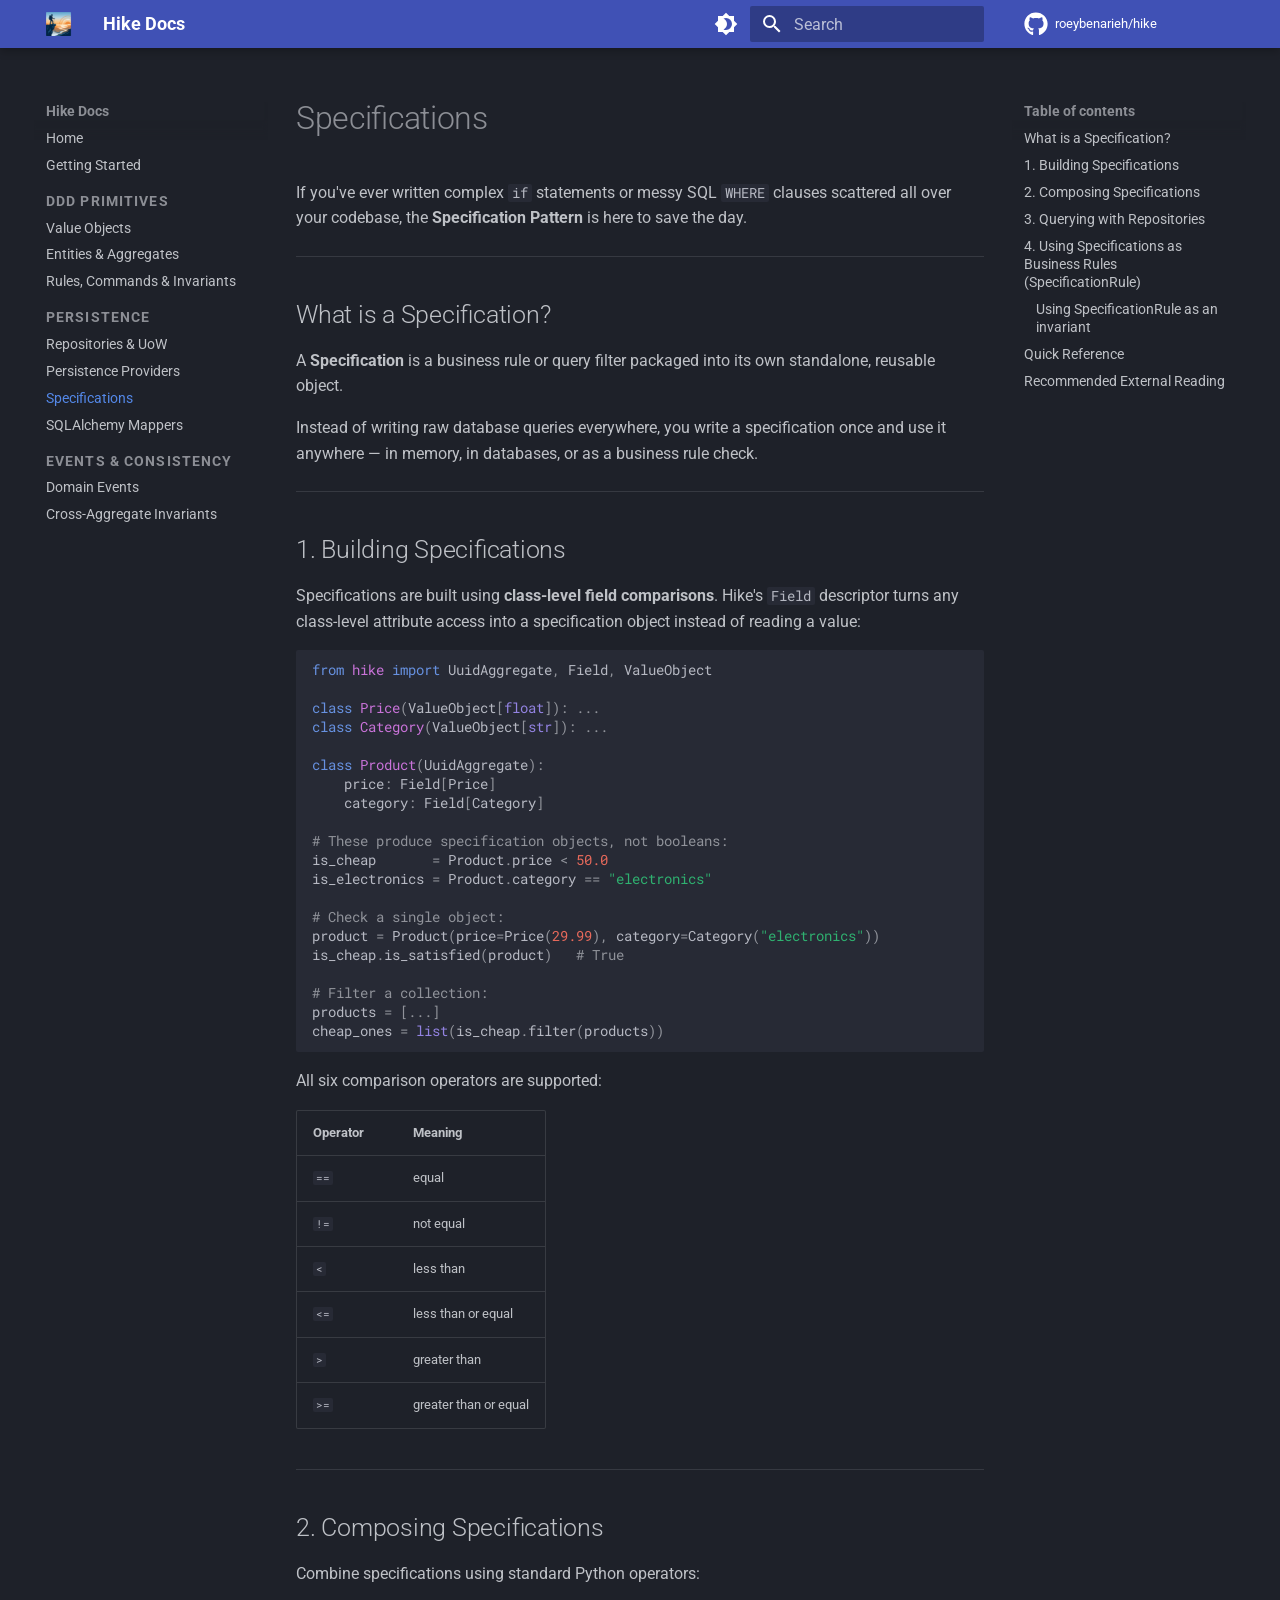
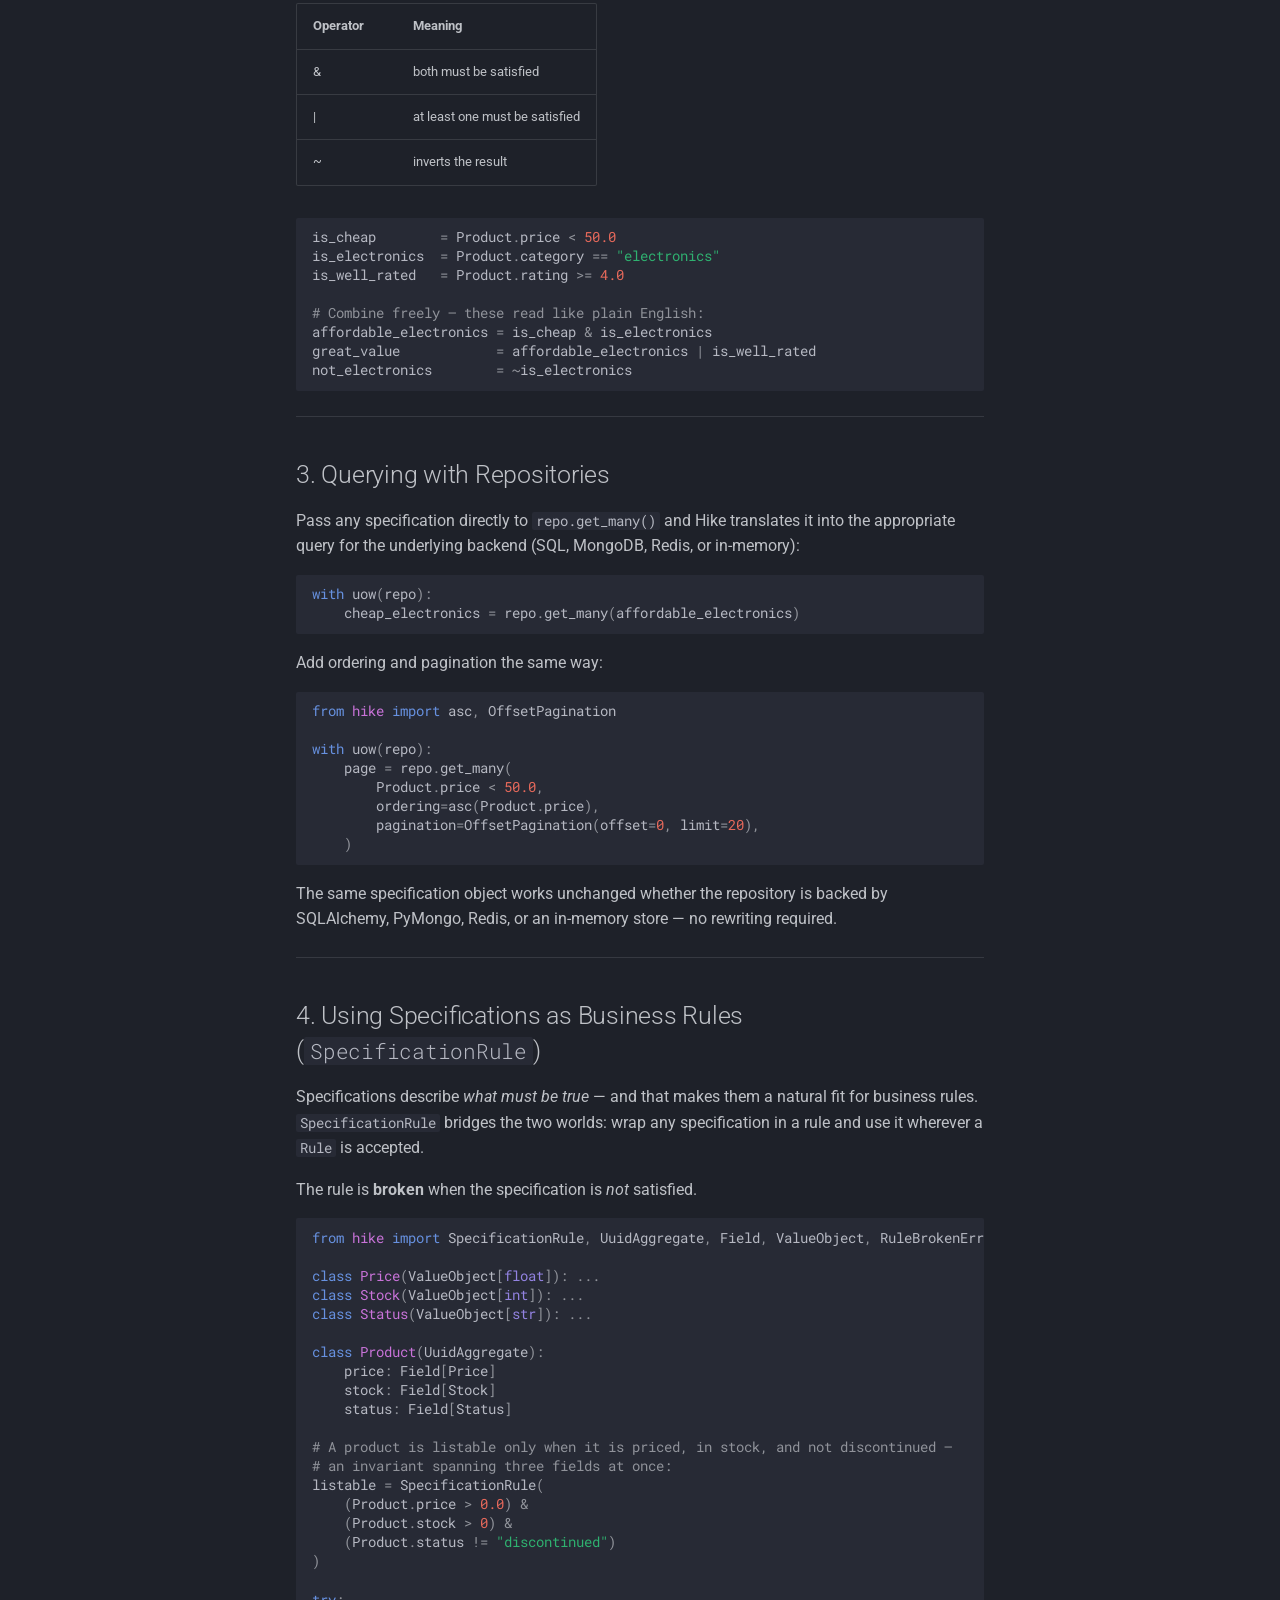
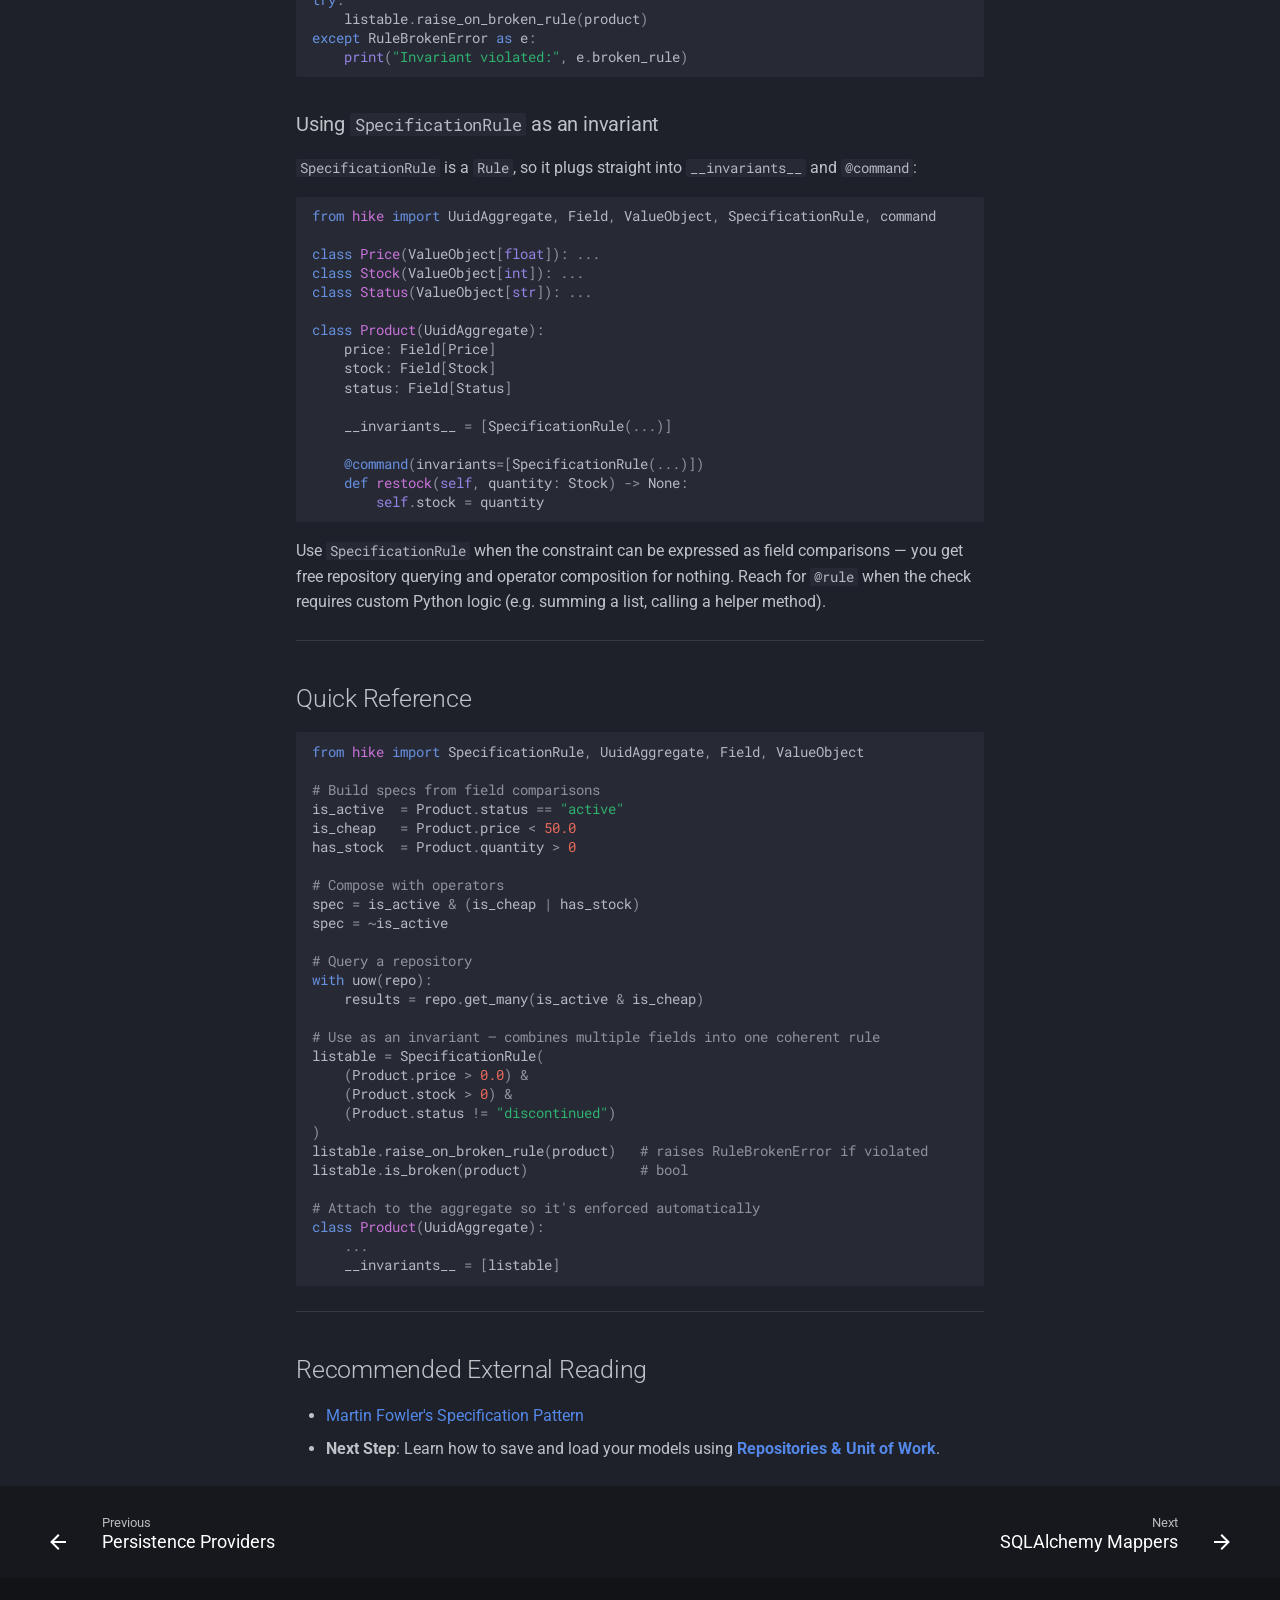
<file: guide/specifications/index.html>
<!doctype html>
<html lang="en" class="no-js">
  <head>
    
      <meta charset="utf-8">
      <meta name="viewport" content="width=device-width,initial-scale=1">
      
      
      
      
        <link rel="prev" href="../persistence-providers/">
      
      
        <link rel="next" href="../sqlalchemy-mappers/">
      
      
        
      
      
      <link rel="icon" href="../../hike-icon.png">
      <meta name="generator" content="mkdocs-1.6.1, mkdocs-material-9.7.7">
    
    
      
        <title>Specifications - Hike Docs</title>
      
    
    
      <link rel="stylesheet" href="../../assets/stylesheets/main.ec1eaa64.min.css">
      
        
        <link rel="stylesheet" href="../../assets/stylesheets/palette.ab4e12ef.min.css">
      
      


    
    
      
    
    
      
        
        
        <link rel="preconnect" href="https://fonts.gstatic.com" crossorigin>
        <link rel="stylesheet" href="https://fonts.googleapis.com/css?family=Roboto:300,300i,400,400i,700,700i%7CRoboto+Mono:400,400i,700,700i&display=fallback">
        <style>:root{--md-text-font:"Roboto";--md-code-font:"Roboto Mono"}</style>
      
    
    
      <link rel="stylesheet" href="../../stylesheets/extra.css">
    
    <script>__md_scope=new URL("../..",location),__md_hash=e=>[...e].reduce(((e,_)=>(e<<5)-e+_.charCodeAt(0)),0),__md_get=(e,_=localStorage,t=__md_scope)=>JSON.parse(_.getItem(t.pathname+"."+e)),__md_set=(e,_,t=localStorage,a=__md_scope)=>{try{t.setItem(a.pathname+"."+e,JSON.stringify(_))}catch(e){}}</script>
    
      

    
    
  </head>
  
  
    
    
      
    
    
    
    
    <body dir="ltr" data-md-color-scheme="slate" data-md-color-primary="indigo" data-md-color-accent="indigo">
  
    
    <input class="md-toggle" data-md-toggle="drawer" type="checkbox" id="__drawer" autocomplete="off">
    <input class="md-toggle" data-md-toggle="search" type="checkbox" id="__search" autocomplete="off">
    <label class="md-overlay" for="__drawer"></label>
    <div data-md-component="skip">
      
        
        <a href="#specifications" class="md-skip">
          Skip to content
        </a>
      
    </div>
    <div data-md-component="announce">
      
    </div>
    
    
      

  

<header class="md-header md-header--shadow" data-md-component="header">
  <nav class="md-header__inner md-grid" aria-label="Header">
    <a href="../.." title="Hike Docs" class="md-header__button md-logo" aria-label="Hike Docs" data-md-component="logo">
      
  <img src="../../hike-icon.png" alt="logo">

    </a>
    <label class="md-header__button md-icon" for="__drawer">
      
      <svg xmlns="http://www.w3.org/2000/svg" viewBox="0 0 24 24"><path d="M3 6h18v2H3zm0 5h18v2H3zm0 5h18v2H3z"/></svg>
    </label>
    <div class="md-header__title" data-md-component="header-title">
      <div class="md-header__ellipsis">
        <div class="md-header__topic">
          <span class="md-ellipsis">
            Hike Docs
          </span>
        </div>
        <div class="md-header__topic" data-md-component="header-topic">
          <span class="md-ellipsis">
            
              Specifications
            
          </span>
        </div>
      </div>
    </div>
    
      
        <form class="md-header__option" data-md-component="palette">
  
    
    
    
    <input class="md-option" data-md-color-media="" data-md-color-scheme="slate" data-md-color-primary="indigo" data-md-color-accent="indigo"  aria-label="Switch to light mode"  type="radio" name="__palette" id="__palette_0">
    
      <label class="md-header__button md-icon" title="Switch to light mode" for="__palette_1" hidden>
        <svg xmlns="http://www.w3.org/2000/svg" viewBox="0 0 24 24"><path d="M12 18c-.89 0-1.74-.2-2.5-.55C11.56 16.5 13 14.42 13 12s-1.44-4.5-3.5-5.45C10.26 6.2 11.11 6 12 6a6 6 0 0 1 6 6 6 6 0 0 1-6 6m8-9.31V4h-4.69L12 .69 8.69 4H4v4.69L.69 12 4 15.31V20h4.69L12 23.31 15.31 20H20v-4.69L23.31 12z"/></svg>
      </label>
    
  
    
    
    
    <input class="md-option" data-md-color-media="" data-md-color-scheme="default" data-md-color-primary="indigo" data-md-color-accent="indigo"  aria-label="Switch to dark mode"  type="radio" name="__palette" id="__palette_1">
    
      <label class="md-header__button md-icon" title="Switch to dark mode" for="__palette_0" hidden>
        <svg xmlns="http://www.w3.org/2000/svg" viewBox="0 0 24 24"><path d="M12 8a4 4 0 0 0-4 4 4 4 0 0 0 4 4 4 4 0 0 0 4-4 4 4 0 0 0-4-4m0 10a6 6 0 0 1-6-6 6 6 0 0 1 6-6 6 6 0 0 1 6 6 6 6 0 0 1-6 6m8-9.31V4h-4.69L12 .69 8.69 4H4v4.69L.69 12 4 15.31V20h4.69L12 23.31 15.31 20H20v-4.69L23.31 12z"/></svg>
      </label>
    
  
</form>
      
    
    
      <script>var palette=__md_get("__palette");if(palette&&palette.color){if("(prefers-color-scheme)"===palette.color.media){var media=matchMedia("(prefers-color-scheme: light)"),input=document.querySelector(media.matches?"[data-md-color-media='(prefers-color-scheme: light)']":"[data-md-color-media='(prefers-color-scheme: dark)']");palette.color.media=input.getAttribute("data-md-color-media"),palette.color.scheme=input.getAttribute("data-md-color-scheme"),palette.color.primary=input.getAttribute("data-md-color-primary"),palette.color.accent=input.getAttribute("data-md-color-accent")}for(var[key,value]of Object.entries(palette.color))document.body.setAttribute("data-md-color-"+key,value)}</script>
    
    
    
      
      
        <label class="md-header__button md-icon" for="__search">
          
          <svg xmlns="http://www.w3.org/2000/svg" viewBox="0 0 24 24"><path d="M9.5 3A6.5 6.5 0 0 1 16 9.5c0 1.61-.59 3.09-1.56 4.23l.27.27h.79l5 5-1.5 1.5-5-5v-.79l-.27-.27A6.52 6.52 0 0 1 9.5 16 6.5 6.5 0 0 1 3 9.5 6.5 6.5 0 0 1 9.5 3m0 2C7 5 5 7 5 9.5S7 14 9.5 14 14 12 14 9.5 12 5 9.5 5"/></svg>
        </label>
        <div class="md-search" data-md-component="search" role="dialog">
  <label class="md-search__overlay" for="__search"></label>
  <div class="md-search__inner" role="search">
    <form class="md-search__form" name="search">
      <input type="text" class="md-search__input" name="query" aria-label="Search" placeholder="Search" autocapitalize="off" autocorrect="off" autocomplete="off" spellcheck="false" data-md-component="search-query" required>
      <label class="md-search__icon md-icon" for="__search">
        
        <svg xmlns="http://www.w3.org/2000/svg" viewBox="0 0 24 24"><path d="M9.5 3A6.5 6.5 0 0 1 16 9.5c0 1.61-.59 3.09-1.56 4.23l.27.27h.79l5 5-1.5 1.5-5-5v-.79l-.27-.27A6.52 6.52 0 0 1 9.5 16 6.5 6.5 0 0 1 3 9.5 6.5 6.5 0 0 1 9.5 3m0 2C7 5 5 7 5 9.5S7 14 9.5 14 14 12 14 9.5 12 5 9.5 5"/></svg>
        
        <svg xmlns="http://www.w3.org/2000/svg" viewBox="0 0 24 24"><path d="M20 11v2H8l5.5 5.5-1.42 1.42L4.16 12l7.92-7.92L13.5 5.5 8 11z"/></svg>
      </label>
      <nav class="md-search__options" aria-label="Search">
        
        <button type="reset" class="md-search__icon md-icon" title="Clear" aria-label="Clear" tabindex="-1">
          
          <svg xmlns="http://www.w3.org/2000/svg" viewBox="0 0 24 24"><path d="M19 6.41 17.59 5 12 10.59 6.41 5 5 6.41 10.59 12 5 17.59 6.41 19 12 13.41 17.59 19 19 17.59 13.41 12z"/></svg>
        </button>
      </nav>
      
    </form>
    <div class="md-search__output">
      <div class="md-search__scrollwrap" tabindex="0" data-md-scrollfix>
        <div class="md-search-result" data-md-component="search-result">
          <div class="md-search-result__meta">
            Initializing search
          </div>
          <ol class="md-search-result__list" role="presentation"></ol>
        </div>
      </div>
    </div>
  </div>
</div>
      
    
    
      <div class="md-header__source">
        <a href="https://github.com/roeybenarieh/hike" title="Go to repository" class="md-source" data-md-component="source">
  <div class="md-source__icon md-icon">
    
    <svg xmlns="http://www.w3.org/2000/svg" viewBox="0 0 512 512"><!--! Font Awesome Free 7.1.0 by @fontawesome - https://fontawesome.com License - https://fontawesome.com/license/free (Icons: CC BY 4.0, Fonts: SIL OFL 1.1, Code: MIT License) Copyright 2025 Fonticons, Inc.--><path d="M173.9 397.4c0 2-2.3 3.6-5.2 3.6-3.3.3-5.6-1.3-5.6-3.6 0-2 2.3-3.6 5.2-3.6 3-.3 5.6 1.3 5.6 3.6m-31.1-4.5c-.7 2 1.3 4.3 4.3 4.9 2.6 1 5.6 0 6.2-2s-1.3-4.3-4.3-5.2c-2.6-.7-5.5.3-6.2 2.3m44.2-1.7c-2.9.7-4.9 2.6-4.6 4.9.3 2 2.9 3.3 5.9 2.6 2.9-.7 4.9-2.6 4.6-4.6-.3-1.9-3-3.2-5.9-2.9M252.8 8C114.1 8 8 113.3 8 252c0 110.9 69.8 205.8 169.5 239.2 12.8 2.3 17.3-5.6 17.3-12.1 0-6.2-.3-40.4-.3-61.4 0 0-70 15-84.7-29.8 0 0-11.4-29.1-27.8-36.6 0 0-22.9-15.7 1.6-15.4 0 0 24.9 2 38.6 25.8 21.9 38.6 58.6 27.5 72.9 20.9 2.3-16 8.8-27.1 16-33.7-55.9-6.2-112.3-14.3-112.3-110.5 0-27.5 7.6-41.3 23.6-58.9-2.6-6.5-11.1-33.3 2.6-67.9 20.9-6.5 69 27 69 27 20-5.6 41.5-8.5 62.8-8.5s42.8 2.9 62.8 8.5c0 0 48.1-33.6 69-27 13.7 34.7 5.2 61.4 2.6 67.9 16 17.7 25.8 31.5 25.8 58.9 0 96.5-58.9 104.2-114.8 110.5 9.2 7.9 17 22.9 17 46.4 0 33.7-.3 75.4-.3 83.6 0 6.5 4.6 14.4 17.3 12.1C436.2 457.8 504 362.9 504 252 504 113.3 391.5 8 252.8 8M105.2 352.9c-1.3 1-1 3.3.7 5.2 1.6 1.6 3.9 2.3 5.2 1 1.3-1 1-3.3-.7-5.2-1.6-1.6-3.9-2.3-5.2-1m-10.8-8.1c-.7 1.3.3 2.9 2.3 3.9 1.6 1 3.6.7 4.3-.7.7-1.3-.3-2.9-2.3-3.9-2-.6-3.6-.3-4.3.7m32.4 35.6c-1.6 1.3-1 4.3 1.3 6.2 2.3 2.3 5.2 2.6 6.5 1 1.3-1.3.7-4.3-1.3-6.2-2.2-2.3-5.2-2.6-6.5-1m-11.4-14.7c-1.6 1-1.6 3.6 0 5.9s4.3 3.3 5.6 2.3c1.6-1.3 1.6-3.9 0-6.2-1.4-2.3-4-3.3-5.6-2"/></svg>
  </div>
  <div class="md-source__repository">
    roeybenarieh/hike
  </div>
</a>
      </div>
    
  </nav>
  
</header>
    
    <div class="md-container" data-md-component="container">
      
      
        
          
        
      
      <main class="md-main" data-md-component="main">
        <div class="md-main__inner md-grid">
          
            
              
              <div class="md-sidebar md-sidebar--primary" data-md-component="sidebar" data-md-type="navigation" >
                <div class="md-sidebar__scrollwrap">
                  <div class="md-sidebar__inner">
                    



<nav class="md-nav md-nav--primary" aria-label="Navigation" data-md-level="0">
  <label class="md-nav__title" for="__drawer">
    <a href="../.." title="Hike Docs" class="md-nav__button md-logo" aria-label="Hike Docs" data-md-component="logo">
      
  <img src="../../hike-icon.png" alt="logo">

    </a>
    Hike Docs
  </label>
  
    <div class="md-nav__source">
      <a href="https://github.com/roeybenarieh/hike" title="Go to repository" class="md-source" data-md-component="source">
  <div class="md-source__icon md-icon">
    
    <svg xmlns="http://www.w3.org/2000/svg" viewBox="0 0 512 512"><!--! Font Awesome Free 7.1.0 by @fontawesome - https://fontawesome.com License - https://fontawesome.com/license/free (Icons: CC BY 4.0, Fonts: SIL OFL 1.1, Code: MIT License) Copyright 2025 Fonticons, Inc.--><path d="M173.9 397.4c0 2-2.3 3.6-5.2 3.6-3.3.3-5.6-1.3-5.6-3.6 0-2 2.3-3.6 5.2-3.6 3-.3 5.6 1.3 5.6 3.6m-31.1-4.5c-.7 2 1.3 4.3 4.3 4.9 2.6 1 5.6 0 6.2-2s-1.3-4.3-4.3-5.2c-2.6-.7-5.5.3-6.2 2.3m44.2-1.7c-2.9.7-4.9 2.6-4.6 4.9.3 2 2.9 3.3 5.9 2.6 2.9-.7 4.9-2.6 4.6-4.6-.3-1.9-3-3.2-5.9-2.9M252.8 8C114.1 8 8 113.3 8 252c0 110.9 69.8 205.8 169.5 239.2 12.8 2.3 17.3-5.6 17.3-12.1 0-6.2-.3-40.4-.3-61.4 0 0-70 15-84.7-29.8 0 0-11.4-29.1-27.8-36.6 0 0-22.9-15.7 1.6-15.4 0 0 24.9 2 38.6 25.8 21.9 38.6 58.6 27.5 72.9 20.9 2.3-16 8.8-27.1 16-33.7-55.9-6.2-112.3-14.3-112.3-110.5 0-27.5 7.6-41.3 23.6-58.9-2.6-6.5-11.1-33.3 2.6-67.9 20.9-6.5 69 27 69 27 20-5.6 41.5-8.5 62.8-8.5s42.8 2.9 62.8 8.5c0 0 48.1-33.6 69-27 13.7 34.7 5.2 61.4 2.6 67.9 16 17.7 25.8 31.5 25.8 58.9 0 96.5-58.9 104.2-114.8 110.5 9.2 7.9 17 22.9 17 46.4 0 33.7-.3 75.4-.3 83.6 0 6.5 4.6 14.4 17.3 12.1C436.2 457.8 504 362.9 504 252 504 113.3 391.5 8 252.8 8M105.2 352.9c-1.3 1-1 3.3.7 5.2 1.6 1.6 3.9 2.3 5.2 1 1.3-1 1-3.3-.7-5.2-1.6-1.6-3.9-2.3-5.2-1m-10.8-8.1c-.7 1.3.3 2.9 2.3 3.9 1.6 1 3.6.7 4.3-.7.7-1.3-.3-2.9-2.3-3.9-2-.6-3.6-.3-4.3.7m32.4 35.6c-1.6 1.3-1 4.3 1.3 6.2 2.3 2.3 5.2 2.6 6.5 1 1.3-1.3.7-4.3-1.3-6.2-2.2-2.3-5.2-2.6-6.5-1m-11.4-14.7c-1.6 1-1.6 3.6 0 5.9s4.3 3.3 5.6 2.3c1.6-1.3 1.6-3.9 0-6.2-1.4-2.3-4-3.3-5.6-2"/></svg>
  </div>
  <div class="md-source__repository">
    roeybenarieh/hike
  </div>
</a>
    </div>
  
  <ul class="md-nav__list" data-md-scrollfix>
    
      
      
  
  
  
  
    <li class="md-nav__item">
      <a href="../.." class="md-nav__link">
        
  
  
  <span class="md-ellipsis">
    
  
    Home
  

    
  </span>
  
  

      </a>
    </li>
  

    
      
      
  
  
  
  
    <li class="md-nav__item">
      <a href="../getting-started/" class="md-nav__link">
        
  
  
  <span class="md-ellipsis">
    
  
    Getting Started
  

    
  </span>
  
  

      </a>
    </li>
  

    
      
      
  
  
  
  
    
    
    
    
      
        
        
      
    
    
    <li class="md-nav__item md-nav__item--section md-nav__item--nested">
      
        
        
        <input class="md-nav__toggle md-toggle " type="checkbox" id="__nav_3" >
        
          
          <label class="md-nav__link" for="__nav_3" id="__nav_3_label" tabindex="">
            
  
  
  <span class="md-ellipsis">
    
  
    DDD Primitives
  

    
  </span>
  
  

            <span class="md-nav__icon md-icon"></span>
          </label>
        
        <nav class="md-nav" data-md-level="1" aria-labelledby="__nav_3_label" aria-expanded="false">
          <label class="md-nav__title" for="__nav_3">
            <span class="md-nav__icon md-icon"></span>
            
  
    DDD Primitives
  

          </label>
          <ul class="md-nav__list" data-md-scrollfix>
            
              
                
  
  
  
  
    <li class="md-nav__item">
      <a href="../value-objects/" class="md-nav__link">
        
  
  
  <span class="md-ellipsis">
    
  
    Value Objects
  

    
  </span>
  
  

      </a>
    </li>
  

              
            
              
                
  
  
  
  
    <li class="md-nav__item">
      <a href="../entities-aggregates/" class="md-nav__link">
        
  
  
  <span class="md-ellipsis">
    
  
    Entities & Aggregates
  

    
  </span>
  
  

      </a>
    </li>
  

              
            
              
                
  
  
  
  
    <li class="md-nav__item">
      <a href="../rules-commands/" class="md-nav__link">
        
  
  
  <span class="md-ellipsis">
    
  
    Rules, Commands & Invariants
  

    
  </span>
  
  

      </a>
    </li>
  

              
            
          </ul>
        </nav>
      
    </li>
  

    
      
      
  
  
    
  
  
  
    
    
    
    
      
        
        
      
    
    
    <li class="md-nav__item md-nav__item--active md-nav__item--section md-nav__item--nested">
      
        
        
        <input class="md-nav__toggle md-toggle " type="checkbox" id="__nav_4" checked>
        
          
          <label class="md-nav__link" for="__nav_4" id="__nav_4_label" tabindex="">
            
  
  
  <span class="md-ellipsis">
    
  
    Persistence
  

    
  </span>
  
  

            <span class="md-nav__icon md-icon"></span>
          </label>
        
        <nav class="md-nav" data-md-level="1" aria-labelledby="__nav_4_label" aria-expanded="true">
          <label class="md-nav__title" for="__nav_4">
            <span class="md-nav__icon md-icon"></span>
            
  
    Persistence
  

          </label>
          <ul class="md-nav__list" data-md-scrollfix>
            
              
                
  
  
  
  
    <li class="md-nav__item">
      <a href="../repositories-uow/" class="md-nav__link">
        
  
  
  <span class="md-ellipsis">
    
  
    Repositories & UoW
  

    
  </span>
  
  

      </a>
    </li>
  

              
            
              
                
  
  
  
  
    <li class="md-nav__item">
      <a href="../persistence-providers/" class="md-nav__link">
        
  
  
  <span class="md-ellipsis">
    
  
    Persistence Providers
  

    
  </span>
  
  

      </a>
    </li>
  

              
            
              
                
  
  
    
  
  
  
    <li class="md-nav__item md-nav__item--active">
      
      <input class="md-nav__toggle md-toggle" type="checkbox" id="__toc">
      
      
        
      
      
        <label class="md-nav__link md-nav__link--active" for="__toc">
          
  
  
  <span class="md-ellipsis">
    
  
    Specifications
  

    
  </span>
  
  

          <span class="md-nav__icon md-icon"></span>
        </label>
      
      <a href="./" class="md-nav__link md-nav__link--active">
        
  
  
  <span class="md-ellipsis">
    
  
    Specifications
  

    
  </span>
  
  

      </a>
      
        

<nav class="md-nav md-nav--secondary" aria-label="Table of contents">
  
  
  
    
  
  
    <label class="md-nav__title" for="__toc">
      <span class="md-nav__icon md-icon"></span>
      Table of contents
    </label>
    <ul class="md-nav__list" data-md-component="toc" data-md-scrollfix>
      
        <li class="md-nav__item">
  <a href="#what-is-a-specification" class="md-nav__link">
    <span class="md-ellipsis">
      
        What is a Specification?
      
    </span>
  </a>
  
</li>
      
        <li class="md-nav__item">
  <a href="#1-building-specifications" class="md-nav__link">
    <span class="md-ellipsis">
      
        1. Building Specifications
      
    </span>
  </a>
  
</li>
      
        <li class="md-nav__item">
  <a href="#2-composing-specifications" class="md-nav__link">
    <span class="md-ellipsis">
      
        2. Composing Specifications
      
    </span>
  </a>
  
</li>
      
        <li class="md-nav__item">
  <a href="#3-querying-with-repositories" class="md-nav__link">
    <span class="md-ellipsis">
      
        3. Querying with Repositories
      
    </span>
  </a>
  
</li>
      
        <li class="md-nav__item">
  <a href="#4-using-specifications-as-business-rules-specificationrule" class="md-nav__link">
    <span class="md-ellipsis">
      
        4. Using Specifications as Business Rules (SpecificationRule)
      
    </span>
  </a>
  
    <nav class="md-nav" aria-label="4. Using Specifications as Business Rules (SpecificationRule)">
      <ul class="md-nav__list">
        
          <li class="md-nav__item">
  <a href="#using-specificationrule-as-an-invariant" class="md-nav__link">
    <span class="md-ellipsis">
      
        Using SpecificationRule as an invariant
      
    </span>
  </a>
  
</li>
        
      </ul>
    </nav>
  
</li>
      
        <li class="md-nav__item">
  <a href="#quick-reference" class="md-nav__link">
    <span class="md-ellipsis">
      
        Quick Reference
      
    </span>
  </a>
  
</li>
      
        <li class="md-nav__item">
  <a href="#recommended-external-reading" class="md-nav__link">
    <span class="md-ellipsis">
      
        Recommended External Reading
      
    </span>
  </a>
  
</li>
      
    </ul>
  
</nav>
      
    </li>
  

              
            
              
                
  
  
  
  
    <li class="md-nav__item">
      <a href="../sqlalchemy-mappers/" class="md-nav__link">
        
  
  
  <span class="md-ellipsis">
    
  
    SQLAlchemy Mappers
  

    
  </span>
  
  

      </a>
    </li>
  

              
            
          </ul>
        </nav>
      
    </li>
  

    
      
      
  
  
  
  
    
    
    
    
      
        
        
      
    
    
    <li class="md-nav__item md-nav__item--section md-nav__item--nested">
      
        
        
        <input class="md-nav__toggle md-toggle " type="checkbox" id="__nav_5" >
        
          
          <label class="md-nav__link" for="__nav_5" id="__nav_5_label" tabindex="">
            
  
  
  <span class="md-ellipsis">
    
  
    Events & Consistency
  

    
  </span>
  
  

            <span class="md-nav__icon md-icon"></span>
          </label>
        
        <nav class="md-nav" data-md-level="1" aria-labelledby="__nav_5_label" aria-expanded="false">
          <label class="md-nav__title" for="__nav_5">
            <span class="md-nav__icon md-icon"></span>
            
  
    Events & Consistency
  

          </label>
          <ul class="md-nav__list" data-md-scrollfix>
            
              
                
  
  
  
  
    <li class="md-nav__item">
      <a href="../domain-events/" class="md-nav__link">
        
  
  
  <span class="md-ellipsis">
    
  
    Domain Events
  

    
  </span>
  
  

      </a>
    </li>
  

              
            
              
                
  
  
  
  
    <li class="md-nav__item">
      <a href="../cross-aggregate-invariants/" class="md-nav__link">
        
  
  
  <span class="md-ellipsis">
    
  
    Cross-Aggregate Invariants
  

    
  </span>
  
  

      </a>
    </li>
  

              
            
          </ul>
        </nav>
      
    </li>
  

    
  </ul>
</nav>
                  </div>
                </div>
              </div>
            
            
              
              <div class="md-sidebar md-sidebar--secondary" data-md-component="sidebar" data-md-type="toc" >
                <div class="md-sidebar__scrollwrap">
                  <div class="md-sidebar__inner">
                    

<nav class="md-nav md-nav--secondary" aria-label="Table of contents">
  
  
  
    
  
  
    <label class="md-nav__title" for="__toc">
      <span class="md-nav__icon md-icon"></span>
      Table of contents
    </label>
    <ul class="md-nav__list" data-md-component="toc" data-md-scrollfix>
      
        <li class="md-nav__item">
  <a href="#what-is-a-specification" class="md-nav__link">
    <span class="md-ellipsis">
      
        What is a Specification?
      
    </span>
  </a>
  
</li>
      
        <li class="md-nav__item">
  <a href="#1-building-specifications" class="md-nav__link">
    <span class="md-ellipsis">
      
        1. Building Specifications
      
    </span>
  </a>
  
</li>
      
        <li class="md-nav__item">
  <a href="#2-composing-specifications" class="md-nav__link">
    <span class="md-ellipsis">
      
        2. Composing Specifications
      
    </span>
  </a>
  
</li>
      
        <li class="md-nav__item">
  <a href="#3-querying-with-repositories" class="md-nav__link">
    <span class="md-ellipsis">
      
        3. Querying with Repositories
      
    </span>
  </a>
  
</li>
      
        <li class="md-nav__item">
  <a href="#4-using-specifications-as-business-rules-specificationrule" class="md-nav__link">
    <span class="md-ellipsis">
      
        4. Using Specifications as Business Rules (SpecificationRule)
      
    </span>
  </a>
  
    <nav class="md-nav" aria-label="4. Using Specifications as Business Rules (SpecificationRule)">
      <ul class="md-nav__list">
        
          <li class="md-nav__item">
  <a href="#using-specificationrule-as-an-invariant" class="md-nav__link">
    <span class="md-ellipsis">
      
        Using SpecificationRule as an invariant
      
    </span>
  </a>
  
</li>
        
      </ul>
    </nav>
  
</li>
      
        <li class="md-nav__item">
  <a href="#quick-reference" class="md-nav__link">
    <span class="md-ellipsis">
      
        Quick Reference
      
    </span>
  </a>
  
</li>
      
        <li class="md-nav__item">
  <a href="#recommended-external-reading" class="md-nav__link">
    <span class="md-ellipsis">
      
        Recommended External Reading
      
    </span>
  </a>
  
</li>
      
    </ul>
  
</nav>
                  </div>
                </div>
              </div>
            
          
          
            <div class="md-content" data-md-component="content">
              
              <article class="md-content__inner md-typeset">
                
                  


  
  


<h1 id="specifications">Specifications</h1>
<p>If you've ever written complex <code>if</code> statements or messy SQL <code>WHERE</code> clauses scattered all over your codebase, the <strong>Specification Pattern</strong> is here to save the day.</p>
<hr />
<h2 id="what-is-a-specification">What is a Specification?</h2>
<p>A <strong>Specification</strong> is a business rule or query filter packaged into its own standalone, reusable object.</p>
<p>Instead of writing raw database queries everywhere, you write a specification once and use it anywhere — in memory, in databases, or as a business rule check.</p>
<hr />
<h2 id="1-building-specifications">1. Building Specifications</h2>
<p>Specifications are built using <strong>class-level field comparisons</strong>. Hike's <code>Field</code> descriptor turns any class-level attribute access into a specification object instead of reading a value:</p>
<div class="language-python highlight"><pre><span></span><code><span id="__span-0-1"><a id="__codelineno-0-1" name="__codelineno-0-1" href="#__codelineno-0-1"></a><span class="kn">from</span><span class="w"> </span><span class="nn">hike</span><span class="w"> </span><span class="kn">import</span> <span class="n">UuidAggregate</span><span class="p">,</span> <span class="n">Field</span><span class="p">,</span> <span class="n">ValueObject</span>
</span><span id="__span-0-2"><a id="__codelineno-0-2" name="__codelineno-0-2" href="#__codelineno-0-2"></a>
</span><span id="__span-0-3"><a id="__codelineno-0-3" name="__codelineno-0-3" href="#__codelineno-0-3"></a><span class="k">class</span><span class="w"> </span><span class="nc">Price</span><span class="p">(</span><span class="n">ValueObject</span><span class="p">[</span><span class="nb">float</span><span class="p">]):</span> <span class="o">...</span>
</span><span id="__span-0-4"><a id="__codelineno-0-4" name="__codelineno-0-4" href="#__codelineno-0-4"></a><span class="k">class</span><span class="w"> </span><span class="nc">Category</span><span class="p">(</span><span class="n">ValueObject</span><span class="p">[</span><span class="nb">str</span><span class="p">]):</span> <span class="o">...</span>
</span><span id="__span-0-5"><a id="__codelineno-0-5" name="__codelineno-0-5" href="#__codelineno-0-5"></a>
</span><span id="__span-0-6"><a id="__codelineno-0-6" name="__codelineno-0-6" href="#__codelineno-0-6"></a><span class="k">class</span><span class="w"> </span><span class="nc">Product</span><span class="p">(</span><span class="n">UuidAggregate</span><span class="p">):</span>
</span><span id="__span-0-7"><a id="__codelineno-0-7" name="__codelineno-0-7" href="#__codelineno-0-7"></a>    <span class="n">price</span><span class="p">:</span> <span class="n">Field</span><span class="p">[</span><span class="n">Price</span><span class="p">]</span>
</span><span id="__span-0-8"><a id="__codelineno-0-8" name="__codelineno-0-8" href="#__codelineno-0-8"></a>    <span class="n">category</span><span class="p">:</span> <span class="n">Field</span><span class="p">[</span><span class="n">Category</span><span class="p">]</span>
</span><span id="__span-0-9"><a id="__codelineno-0-9" name="__codelineno-0-9" href="#__codelineno-0-9"></a>
</span><span id="__span-0-10"><a id="__codelineno-0-10" name="__codelineno-0-10" href="#__codelineno-0-10"></a><span class="c1"># These produce specification objects, not booleans:</span>
</span><span id="__span-0-11"><a id="__codelineno-0-11" name="__codelineno-0-11" href="#__codelineno-0-11"></a><span class="n">is_cheap</span>       <span class="o">=</span> <span class="n">Product</span><span class="o">.</span><span class="n">price</span> <span class="o">&lt;</span> <span class="mf">50.0</span>
</span><span id="__span-0-12"><a id="__codelineno-0-12" name="__codelineno-0-12" href="#__codelineno-0-12"></a><span class="n">is_electronics</span> <span class="o">=</span> <span class="n">Product</span><span class="o">.</span><span class="n">category</span> <span class="o">==</span> <span class="s2">"electronics"</span>
</span><span id="__span-0-13"><a id="__codelineno-0-13" name="__codelineno-0-13" href="#__codelineno-0-13"></a>
</span><span id="__span-0-14"><a id="__codelineno-0-14" name="__codelineno-0-14" href="#__codelineno-0-14"></a><span class="c1"># Check a single object:</span>
</span><span id="__span-0-15"><a id="__codelineno-0-15" name="__codelineno-0-15" href="#__codelineno-0-15"></a><span class="n">product</span> <span class="o">=</span> <span class="n">Product</span><span class="p">(</span><span class="n">price</span><span class="o">=</span><span class="n">Price</span><span class="p">(</span><span class="mf">29.99</span><span class="p">),</span> <span class="n">category</span><span class="o">=</span><span class="n">Category</span><span class="p">(</span><span class="s2">"electronics"</span><span class="p">))</span>
</span><span id="__span-0-16"><a id="__codelineno-0-16" name="__codelineno-0-16" href="#__codelineno-0-16"></a><span class="n">is_cheap</span><span class="o">.</span><span class="n">is_satisfied</span><span class="p">(</span><span class="n">product</span><span class="p">)</span>   <span class="c1"># True</span>
</span><span id="__span-0-17"><a id="__codelineno-0-17" name="__codelineno-0-17" href="#__codelineno-0-17"></a>
</span><span id="__span-0-18"><a id="__codelineno-0-18" name="__codelineno-0-18" href="#__codelineno-0-18"></a><span class="c1"># Filter a collection:</span>
</span><span id="__span-0-19"><a id="__codelineno-0-19" name="__codelineno-0-19" href="#__codelineno-0-19"></a><span class="n">products</span> <span class="o">=</span> <span class="p">[</span><span class="o">...</span><span class="p">]</span>
</span><span id="__span-0-20"><a id="__codelineno-0-20" name="__codelineno-0-20" href="#__codelineno-0-20"></a><span class="n">cheap_ones</span> <span class="o">=</span> <span class="nb">list</span><span class="p">(</span><span class="n">is_cheap</span><span class="o">.</span><span class="n">filter</span><span class="p">(</span><span class="n">products</span><span class="p">))</span>
</span></code></pre></div>
<p>All six comparison operators are supported:</p>
<table>
<thead>
<tr>
<th style="text-align: left;">Operator</th>
<th style="text-align: left;">Meaning</th>
</tr>
</thead>
<tbody>
<tr>
<td style="text-align: left;"><code>==</code></td>
<td style="text-align: left;">equal</td>
</tr>
<tr>
<td style="text-align: left;"><code>!=</code></td>
<td style="text-align: left;">not equal</td>
</tr>
<tr>
<td style="text-align: left;"><code>&lt;</code></td>
<td style="text-align: left;">less than</td>
</tr>
<tr>
<td style="text-align: left;"><code>&lt;=</code></td>
<td style="text-align: left;">less than or equal</td>
</tr>
<tr>
<td style="text-align: left;"><code>&gt;</code></td>
<td style="text-align: left;">greater than</td>
</tr>
<tr>
<td style="text-align: left;"><code>&gt;=</code></td>
<td style="text-align: left;">greater than or equal</td>
</tr>
</tbody>
</table>
<hr />
<h2 id="2-composing-specifications">2. Composing Specifications</h2>
<p>Combine specifications using standard Python operators:</p>
<table>
<thead>
<tr>
<th style="text-align: left;">Operator</th>
<th style="text-align: left;">Meaning</th>
</tr>
</thead>
<tbody>
<tr>
<td style="text-align: left;">&amp;</td>
<td style="text-align: left;">both must be satisfied</td>
</tr>
<tr>
<td style="text-align: left;">&#124;</td>
<td style="text-align: left;">at least one must be satisfied</td>
</tr>
<tr>
<td style="text-align: left;">~</td>
<td style="text-align: left;">inverts the result</td>
</tr>
</tbody>
</table>
<div class="language-python highlight"><pre><span></span><code><span id="__span-1-1"><a id="__codelineno-1-1" name="__codelineno-1-1" href="#__codelineno-1-1"></a><span class="n">is_cheap</span>        <span class="o">=</span> <span class="n">Product</span><span class="o">.</span><span class="n">price</span> <span class="o">&lt;</span> <span class="mf">50.0</span>
</span><span id="__span-1-2"><a id="__codelineno-1-2" name="__codelineno-1-2" href="#__codelineno-1-2"></a><span class="n">is_electronics</span>  <span class="o">=</span> <span class="n">Product</span><span class="o">.</span><span class="n">category</span> <span class="o">==</span> <span class="s2">"electronics"</span>
</span><span id="__span-1-3"><a id="__codelineno-1-3" name="__codelineno-1-3" href="#__codelineno-1-3"></a><span class="n">is_well_rated</span>   <span class="o">=</span> <span class="n">Product</span><span class="o">.</span><span class="n">rating</span> <span class="o">&gt;=</span> <span class="mf">4.0</span>
</span><span id="__span-1-4"><a id="__codelineno-1-4" name="__codelineno-1-4" href="#__codelineno-1-4"></a>
</span><span id="__span-1-5"><a id="__codelineno-1-5" name="__codelineno-1-5" href="#__codelineno-1-5"></a><span class="c1"># Combine freely — these read like plain English:</span>
</span><span id="__span-1-6"><a id="__codelineno-1-6" name="__codelineno-1-6" href="#__codelineno-1-6"></a><span class="n">affordable_electronics</span> <span class="o">=</span> <span class="n">is_cheap</span> <span class="o">&amp;</span> <span class="n">is_electronics</span>
</span><span id="__span-1-7"><a id="__codelineno-1-7" name="__codelineno-1-7" href="#__codelineno-1-7"></a><span class="n">great_value</span>            <span class="o">=</span> <span class="n">affordable_electronics</span> <span class="o">|</span> <span class="n">is_well_rated</span>
</span><span id="__span-1-8"><a id="__codelineno-1-8" name="__codelineno-1-8" href="#__codelineno-1-8"></a><span class="n">not_electronics</span>        <span class="o">=</span> <span class="o">~</span><span class="n">is_electronics</span>
</span></code></pre></div>
<hr />
<h2 id="3-querying-with-repositories">3. Querying with Repositories</h2>
<p>Pass any specification directly to <code>repo.get_many()</code> and Hike translates it into the appropriate query for the underlying backend (SQL, MongoDB, Redis, or in-memory):</p>
<div class="language-python highlight"><pre><span></span><code><span id="__span-2-1"><a id="__codelineno-2-1" name="__codelineno-2-1" href="#__codelineno-2-1"></a><span class="k">with</span> <span class="n">uow</span><span class="p">(</span><span class="n">repo</span><span class="p">):</span>
</span><span id="__span-2-2"><a id="__codelineno-2-2" name="__codelineno-2-2" href="#__codelineno-2-2"></a>    <span class="n">cheap_electronics</span> <span class="o">=</span> <span class="n">repo</span><span class="o">.</span><span class="n">get_many</span><span class="p">(</span><span class="n">affordable_electronics</span><span class="p">)</span>
</span></code></pre></div>
<p>Add ordering and pagination the same way:</p>
<div class="language-python highlight"><pre><span></span><code><span id="__span-3-1"><a id="__codelineno-3-1" name="__codelineno-3-1" href="#__codelineno-3-1"></a><span class="kn">from</span><span class="w"> </span><span class="nn">hike</span><span class="w"> </span><span class="kn">import</span> <span class="n">asc</span><span class="p">,</span> <span class="n">OffsetPagination</span>
</span><span id="__span-3-2"><a id="__codelineno-3-2" name="__codelineno-3-2" href="#__codelineno-3-2"></a>
</span><span id="__span-3-3"><a id="__codelineno-3-3" name="__codelineno-3-3" href="#__codelineno-3-3"></a><span class="k">with</span> <span class="n">uow</span><span class="p">(</span><span class="n">repo</span><span class="p">):</span>
</span><span id="__span-3-4"><a id="__codelineno-3-4" name="__codelineno-3-4" href="#__codelineno-3-4"></a>    <span class="n">page</span> <span class="o">=</span> <span class="n">repo</span><span class="o">.</span><span class="n">get_many</span><span class="p">(</span>
</span><span id="__span-3-5"><a id="__codelineno-3-5" name="__codelineno-3-5" href="#__codelineno-3-5"></a>        <span class="n">Product</span><span class="o">.</span><span class="n">price</span> <span class="o">&lt;</span> <span class="mf">50.0</span><span class="p">,</span>
</span><span id="__span-3-6"><a id="__codelineno-3-6" name="__codelineno-3-6" href="#__codelineno-3-6"></a>        <span class="n">ordering</span><span class="o">=</span><span class="n">asc</span><span class="p">(</span><span class="n">Product</span><span class="o">.</span><span class="n">price</span><span class="p">),</span>
</span><span id="__span-3-7"><a id="__codelineno-3-7" name="__codelineno-3-7" href="#__codelineno-3-7"></a>        <span class="n">pagination</span><span class="o">=</span><span class="n">OffsetPagination</span><span class="p">(</span><span class="n">offset</span><span class="o">=</span><span class="mi">0</span><span class="p">,</span> <span class="n">limit</span><span class="o">=</span><span class="mi">20</span><span class="p">),</span>
</span><span id="__span-3-8"><a id="__codelineno-3-8" name="__codelineno-3-8" href="#__codelineno-3-8"></a>    <span class="p">)</span>
</span></code></pre></div>
<p>The same specification object works unchanged whether the repository is backed by SQLAlchemy, PyMongo, Redis, or an in-memory store — no rewriting required.</p>
<hr />
<h2 id="4-using-specifications-as-business-rules-specificationrule">4. Using Specifications as Business Rules (<code>SpecificationRule</code>)</h2>
<p>Specifications describe <em>what must be true</em> — and that makes them a natural fit for business rules. <code>SpecificationRule</code> bridges the two worlds: wrap any specification in a rule and use it wherever a <code>Rule</code> is accepted.</p>
<p>The rule is <strong>broken</strong> when the specification is <em>not</em> satisfied.</p>
<div class="language-python highlight"><pre><span></span><code><span id="__span-4-1"><a id="__codelineno-4-1" name="__codelineno-4-1" href="#__codelineno-4-1"></a><span class="kn">from</span><span class="w"> </span><span class="nn">hike</span><span class="w"> </span><span class="kn">import</span> <span class="n">SpecificationRule</span><span class="p">,</span> <span class="n">UuidAggregate</span><span class="p">,</span> <span class="n">Field</span><span class="p">,</span> <span class="n">ValueObject</span><span class="p">,</span> <span class="n">RuleBrokenError</span>
</span><span id="__span-4-2"><a id="__codelineno-4-2" name="__codelineno-4-2" href="#__codelineno-4-2"></a>
</span><span id="__span-4-3"><a id="__codelineno-4-3" name="__codelineno-4-3" href="#__codelineno-4-3"></a><span class="k">class</span><span class="w"> </span><span class="nc">Price</span><span class="p">(</span><span class="n">ValueObject</span><span class="p">[</span><span class="nb">float</span><span class="p">]):</span> <span class="o">...</span>
</span><span id="__span-4-4"><a id="__codelineno-4-4" name="__codelineno-4-4" href="#__codelineno-4-4"></a><span class="k">class</span><span class="w"> </span><span class="nc">Stock</span><span class="p">(</span><span class="n">ValueObject</span><span class="p">[</span><span class="nb">int</span><span class="p">]):</span> <span class="o">...</span>
</span><span id="__span-4-5"><a id="__codelineno-4-5" name="__codelineno-4-5" href="#__codelineno-4-5"></a><span class="k">class</span><span class="w"> </span><span class="nc">Status</span><span class="p">(</span><span class="n">ValueObject</span><span class="p">[</span><span class="nb">str</span><span class="p">]):</span> <span class="o">...</span>
</span><span id="__span-4-6"><a id="__codelineno-4-6" name="__codelineno-4-6" href="#__codelineno-4-6"></a>
</span><span id="__span-4-7"><a id="__codelineno-4-7" name="__codelineno-4-7" href="#__codelineno-4-7"></a><span class="k">class</span><span class="w"> </span><span class="nc">Product</span><span class="p">(</span><span class="n">UuidAggregate</span><span class="p">):</span>
</span><span id="__span-4-8"><a id="__codelineno-4-8" name="__codelineno-4-8" href="#__codelineno-4-8"></a>    <span class="n">price</span><span class="p">:</span> <span class="n">Field</span><span class="p">[</span><span class="n">Price</span><span class="p">]</span>
</span><span id="__span-4-9"><a id="__codelineno-4-9" name="__codelineno-4-9" href="#__codelineno-4-9"></a>    <span class="n">stock</span><span class="p">:</span> <span class="n">Field</span><span class="p">[</span><span class="n">Stock</span><span class="p">]</span>
</span><span id="__span-4-10"><a id="__codelineno-4-10" name="__codelineno-4-10" href="#__codelineno-4-10"></a>    <span class="n">status</span><span class="p">:</span> <span class="n">Field</span><span class="p">[</span><span class="n">Status</span><span class="p">]</span>
</span><span id="__span-4-11"><a id="__codelineno-4-11" name="__codelineno-4-11" href="#__codelineno-4-11"></a>
</span><span id="__span-4-12"><a id="__codelineno-4-12" name="__codelineno-4-12" href="#__codelineno-4-12"></a><span class="c1"># A product is listable only when it is priced, in stock, and not discontinued —</span>
</span><span id="__span-4-13"><a id="__codelineno-4-13" name="__codelineno-4-13" href="#__codelineno-4-13"></a><span class="c1"># an invariant spanning three fields at once:</span>
</span><span id="__span-4-14"><a id="__codelineno-4-14" name="__codelineno-4-14" href="#__codelineno-4-14"></a><span class="n">listable</span> <span class="o">=</span> <span class="n">SpecificationRule</span><span class="p">(</span>
</span><span id="__span-4-15"><a id="__codelineno-4-15" name="__codelineno-4-15" href="#__codelineno-4-15"></a>    <span class="p">(</span><span class="n">Product</span><span class="o">.</span><span class="n">price</span> <span class="o">&gt;</span> <span class="mf">0.0</span><span class="p">)</span> <span class="o">&amp;</span>
</span><span id="__span-4-16"><a id="__codelineno-4-16" name="__codelineno-4-16" href="#__codelineno-4-16"></a>    <span class="p">(</span><span class="n">Product</span><span class="o">.</span><span class="n">stock</span> <span class="o">&gt;</span> <span class="mi">0</span><span class="p">)</span> <span class="o">&amp;</span>
</span><span id="__span-4-17"><a id="__codelineno-4-17" name="__codelineno-4-17" href="#__codelineno-4-17"></a>    <span class="p">(</span><span class="n">Product</span><span class="o">.</span><span class="n">status</span> <span class="o">!=</span> <span class="s2">"discontinued"</span><span class="p">)</span>
</span><span id="__span-4-18"><a id="__codelineno-4-18" name="__codelineno-4-18" href="#__codelineno-4-18"></a><span class="p">)</span>
</span><span id="__span-4-19"><a id="__codelineno-4-19" name="__codelineno-4-19" href="#__codelineno-4-19"></a>
</span><span id="__span-4-20"><a id="__codelineno-4-20" name="__codelineno-4-20" href="#__codelineno-4-20"></a><span class="k">try</span><span class="p">:</span>
</span><span id="__span-4-21"><a id="__codelineno-4-21" name="__codelineno-4-21" href="#__codelineno-4-21"></a>    <span class="n">listable</span><span class="o">.</span><span class="n">raise_on_broken_rule</span><span class="p">(</span><span class="n">product</span><span class="p">)</span>
</span><span id="__span-4-22"><a id="__codelineno-4-22" name="__codelineno-4-22" href="#__codelineno-4-22"></a><span class="k">except</span> <span class="n">RuleBrokenError</span> <span class="k">as</span> <span class="n">e</span><span class="p">:</span>
</span><span id="__span-4-23"><a id="__codelineno-4-23" name="__codelineno-4-23" href="#__codelineno-4-23"></a>    <span class="nb">print</span><span class="p">(</span><span class="s2">"Invariant violated:"</span><span class="p">,</span> <span class="n">e</span><span class="o">.</span><span class="n">broken_rule</span><span class="p">)</span>
</span></code></pre></div>
<h3 id="using-specificationrule-as-an-invariant">Using <code>SpecificationRule</code> as an invariant</h3>
<p><code>SpecificationRule</code> is a <code>Rule</code>, so it plugs straight into <code>__invariants__</code> and <code>@command</code>:</p>
<div class="language-python highlight"><pre><span></span><code><span id="__span-5-1"><a id="__codelineno-5-1" name="__codelineno-5-1" href="#__codelineno-5-1"></a><span class="kn">from</span><span class="w"> </span><span class="nn">hike</span><span class="w"> </span><span class="kn">import</span> <span class="n">UuidAggregate</span><span class="p">,</span> <span class="n">Field</span><span class="p">,</span> <span class="n">ValueObject</span><span class="p">,</span> <span class="n">SpecificationRule</span><span class="p">,</span> <span class="n">command</span>
</span><span id="__span-5-2"><a id="__codelineno-5-2" name="__codelineno-5-2" href="#__codelineno-5-2"></a>
</span><span id="__span-5-3"><a id="__codelineno-5-3" name="__codelineno-5-3" href="#__codelineno-5-3"></a><span class="k">class</span><span class="w"> </span><span class="nc">Price</span><span class="p">(</span><span class="n">ValueObject</span><span class="p">[</span><span class="nb">float</span><span class="p">]):</span> <span class="o">...</span>
</span><span id="__span-5-4"><a id="__codelineno-5-4" name="__codelineno-5-4" href="#__codelineno-5-4"></a><span class="k">class</span><span class="w"> </span><span class="nc">Stock</span><span class="p">(</span><span class="n">ValueObject</span><span class="p">[</span><span class="nb">int</span><span class="p">]):</span> <span class="o">...</span>
</span><span id="__span-5-5"><a id="__codelineno-5-5" name="__codelineno-5-5" href="#__codelineno-5-5"></a><span class="k">class</span><span class="w"> </span><span class="nc">Status</span><span class="p">(</span><span class="n">ValueObject</span><span class="p">[</span><span class="nb">str</span><span class="p">]):</span> <span class="o">...</span>
</span><span id="__span-5-6"><a id="__codelineno-5-6" name="__codelineno-5-6" href="#__codelineno-5-6"></a>
</span><span id="__span-5-7"><a id="__codelineno-5-7" name="__codelineno-5-7" href="#__codelineno-5-7"></a><span class="k">class</span><span class="w"> </span><span class="nc">Product</span><span class="p">(</span><span class="n">UuidAggregate</span><span class="p">):</span>
</span><span id="__span-5-8"><a id="__codelineno-5-8" name="__codelineno-5-8" href="#__codelineno-5-8"></a>    <span class="n">price</span><span class="p">:</span> <span class="n">Field</span><span class="p">[</span><span class="n">Price</span><span class="p">]</span>
</span><span id="__span-5-9"><a id="__codelineno-5-9" name="__codelineno-5-9" href="#__codelineno-5-9"></a>    <span class="n">stock</span><span class="p">:</span> <span class="n">Field</span><span class="p">[</span><span class="n">Stock</span><span class="p">]</span>
</span><span id="__span-5-10"><a id="__codelineno-5-10" name="__codelineno-5-10" href="#__codelineno-5-10"></a>    <span class="n">status</span><span class="p">:</span> <span class="n">Field</span><span class="p">[</span><span class="n">Status</span><span class="p">]</span>
</span><span id="__span-5-11"><a id="__codelineno-5-11" name="__codelineno-5-11" href="#__codelineno-5-11"></a>
</span><span id="__span-5-12"><a id="__codelineno-5-12" name="__codelineno-5-12" href="#__codelineno-5-12"></a>    <span class="n">__invariants__</span> <span class="o">=</span> <span class="p">[</span><span class="n">SpecificationRule</span><span class="p">(</span><span class="o">...</span><span class="p">)]</span>
</span><span id="__span-5-13"><a id="__codelineno-5-13" name="__codelineno-5-13" href="#__codelineno-5-13"></a>
</span><span id="__span-5-14"><a id="__codelineno-5-14" name="__codelineno-5-14" href="#__codelineno-5-14"></a>    <span class="nd">@command</span><span class="p">(</span><span class="n">invariants</span><span class="o">=</span><span class="p">[</span><span class="n">SpecificationRule</span><span class="p">(</span><span class="o">...</span><span class="p">)])</span>
</span><span id="__span-5-15"><a id="__codelineno-5-15" name="__codelineno-5-15" href="#__codelineno-5-15"></a>    <span class="k">def</span><span class="w"> </span><span class="nf">restock</span><span class="p">(</span><span class="bp">self</span><span class="p">,</span> <span class="n">quantity</span><span class="p">:</span> <span class="n">Stock</span><span class="p">)</span> <span class="o">-&gt;</span> <span class="kc">None</span><span class="p">:</span>
</span><span id="__span-5-16"><a id="__codelineno-5-16" name="__codelineno-5-16" href="#__codelineno-5-16"></a>        <span class="bp">self</span><span class="o">.</span><span class="n">stock</span> <span class="o">=</span> <span class="n">quantity</span>
</span></code></pre></div>
<p>Use <code>SpecificationRule</code> when the constraint can be expressed as field comparisons — you get free repository querying and operator composition for nothing. Reach for <code>@rule</code> when the check requires custom Python logic (e.g. summing a list, calling a helper method).</p>
<hr />
<h2 id="quick-reference">Quick Reference</h2>
<div class="language-python highlight"><pre><span></span><code><span id="__span-6-1"><a id="__codelineno-6-1" name="__codelineno-6-1" href="#__codelineno-6-1"></a><span class="kn">from</span><span class="w"> </span><span class="nn">hike</span><span class="w"> </span><span class="kn">import</span> <span class="n">SpecificationRule</span><span class="p">,</span> <span class="n">UuidAggregate</span><span class="p">,</span> <span class="n">Field</span><span class="p">,</span> <span class="n">ValueObject</span>
</span><span id="__span-6-2"><a id="__codelineno-6-2" name="__codelineno-6-2" href="#__codelineno-6-2"></a>
</span><span id="__span-6-3"><a id="__codelineno-6-3" name="__codelineno-6-3" href="#__codelineno-6-3"></a><span class="c1"># Build specs from field comparisons</span>
</span><span id="__span-6-4"><a id="__codelineno-6-4" name="__codelineno-6-4" href="#__codelineno-6-4"></a><span class="n">is_active</span>  <span class="o">=</span> <span class="n">Product</span><span class="o">.</span><span class="n">status</span> <span class="o">==</span> <span class="s2">"active"</span>
</span><span id="__span-6-5"><a id="__codelineno-6-5" name="__codelineno-6-5" href="#__codelineno-6-5"></a><span class="n">is_cheap</span>   <span class="o">=</span> <span class="n">Product</span><span class="o">.</span><span class="n">price</span> <span class="o">&lt;</span> <span class="mf">50.0</span>
</span><span id="__span-6-6"><a id="__codelineno-6-6" name="__codelineno-6-6" href="#__codelineno-6-6"></a><span class="n">has_stock</span>  <span class="o">=</span> <span class="n">Product</span><span class="o">.</span><span class="n">quantity</span> <span class="o">&gt;</span> <span class="mi">0</span>
</span><span id="__span-6-7"><a id="__codelineno-6-7" name="__codelineno-6-7" href="#__codelineno-6-7"></a>
</span><span id="__span-6-8"><a id="__codelineno-6-8" name="__codelineno-6-8" href="#__codelineno-6-8"></a><span class="c1"># Compose with operators</span>
</span><span id="__span-6-9"><a id="__codelineno-6-9" name="__codelineno-6-9" href="#__codelineno-6-9"></a><span class="n">spec</span> <span class="o">=</span> <span class="n">is_active</span> <span class="o">&amp;</span> <span class="p">(</span><span class="n">is_cheap</span> <span class="o">|</span> <span class="n">has_stock</span><span class="p">)</span>
</span><span id="__span-6-10"><a id="__codelineno-6-10" name="__codelineno-6-10" href="#__codelineno-6-10"></a><span class="n">spec</span> <span class="o">=</span> <span class="o">~</span><span class="n">is_active</span>
</span><span id="__span-6-11"><a id="__codelineno-6-11" name="__codelineno-6-11" href="#__codelineno-6-11"></a>
</span><span id="__span-6-12"><a id="__codelineno-6-12" name="__codelineno-6-12" href="#__codelineno-6-12"></a><span class="c1"># Query a repository</span>
</span><span id="__span-6-13"><a id="__codelineno-6-13" name="__codelineno-6-13" href="#__codelineno-6-13"></a><span class="k">with</span> <span class="n">uow</span><span class="p">(</span><span class="n">repo</span><span class="p">):</span>
</span><span id="__span-6-14"><a id="__codelineno-6-14" name="__codelineno-6-14" href="#__codelineno-6-14"></a>    <span class="n">results</span> <span class="o">=</span> <span class="n">repo</span><span class="o">.</span><span class="n">get_many</span><span class="p">(</span><span class="n">is_active</span> <span class="o">&amp;</span> <span class="n">is_cheap</span><span class="p">)</span>
</span><span id="__span-6-15"><a id="__codelineno-6-15" name="__codelineno-6-15" href="#__codelineno-6-15"></a>
</span><span id="__span-6-16"><a id="__codelineno-6-16" name="__codelineno-6-16" href="#__codelineno-6-16"></a><span class="c1"># Use as an invariant — combines multiple fields into one coherent rule</span>
</span><span id="__span-6-17"><a id="__codelineno-6-17" name="__codelineno-6-17" href="#__codelineno-6-17"></a><span class="n">listable</span> <span class="o">=</span> <span class="n">SpecificationRule</span><span class="p">(</span>
</span><span id="__span-6-18"><a id="__codelineno-6-18" name="__codelineno-6-18" href="#__codelineno-6-18"></a>    <span class="p">(</span><span class="n">Product</span><span class="o">.</span><span class="n">price</span> <span class="o">&gt;</span> <span class="mf">0.0</span><span class="p">)</span> <span class="o">&amp;</span>
</span><span id="__span-6-19"><a id="__codelineno-6-19" name="__codelineno-6-19" href="#__codelineno-6-19"></a>    <span class="p">(</span><span class="n">Product</span><span class="o">.</span><span class="n">stock</span> <span class="o">&gt;</span> <span class="mi">0</span><span class="p">)</span> <span class="o">&amp;</span>
</span><span id="__span-6-20"><a id="__codelineno-6-20" name="__codelineno-6-20" href="#__codelineno-6-20"></a>    <span class="p">(</span><span class="n">Product</span><span class="o">.</span><span class="n">status</span> <span class="o">!=</span> <span class="s2">"discontinued"</span><span class="p">)</span>
</span><span id="__span-6-21"><a id="__codelineno-6-21" name="__codelineno-6-21" href="#__codelineno-6-21"></a><span class="p">)</span>
</span><span id="__span-6-22"><a id="__codelineno-6-22" name="__codelineno-6-22" href="#__codelineno-6-22"></a><span class="n">listable</span><span class="o">.</span><span class="n">raise_on_broken_rule</span><span class="p">(</span><span class="n">product</span><span class="p">)</span>   <span class="c1"># raises RuleBrokenError if violated</span>
</span><span id="__span-6-23"><a id="__codelineno-6-23" name="__codelineno-6-23" href="#__codelineno-6-23"></a><span class="n">listable</span><span class="o">.</span><span class="n">is_broken</span><span class="p">(</span><span class="n">product</span><span class="p">)</span>              <span class="c1"># bool</span>
</span><span id="__span-6-24"><a id="__codelineno-6-24" name="__codelineno-6-24" href="#__codelineno-6-24"></a>
</span><span id="__span-6-25"><a id="__codelineno-6-25" name="__codelineno-6-25" href="#__codelineno-6-25"></a><span class="c1"># Attach to the aggregate so it's enforced automatically</span>
</span><span id="__span-6-26"><a id="__codelineno-6-26" name="__codelineno-6-26" href="#__codelineno-6-26"></a><span class="k">class</span><span class="w"> </span><span class="nc">Product</span><span class="p">(</span><span class="n">UuidAggregate</span><span class="p">):</span>
</span><span id="__span-6-27"><a id="__codelineno-6-27" name="__codelineno-6-27" href="#__codelineno-6-27"></a>    <span class="o">...</span>
</span><span id="__span-6-28"><a id="__codelineno-6-28" name="__codelineno-6-28" href="#__codelineno-6-28"></a>    <span class="n">__invariants__</span> <span class="o">=</span> <span class="p">[</span><span class="n">listable</span><span class="p">]</span>
</span></code></pre></div>
<hr />
<h2 id="recommended-external-reading">Recommended External Reading</h2>
<ul>
<li><a href="https://martinfowler.com/apsupp/spec.pdf">Martin Fowler's Specification Pattern</a></li>
<li><strong>Next Step</strong>: Learn how to save and load your models using <strong><a href="../repositories-uow/">Repositories &amp; Unit of Work</a></strong>.</li>
</ul>












                
              </article>
            </div>
          
          
<script>var target=document.getElementById(location.hash.slice(1));target&&target.name&&(target.checked=target.name.startsWith("__tabbed_"))</script>
        </div>
        
      </main>
      
        <footer class="md-footer">
  
    
      
      <nav class="md-footer__inner md-grid" aria-label="Footer" >
        
          
          <a href="../persistence-providers/" class="md-footer__link md-footer__link--prev" aria-label="Previous: Persistence Providers">
            <div class="md-footer__button md-icon">
              
              <svg xmlns="http://www.w3.org/2000/svg" viewBox="0 0 24 24"><path d="M20 11v2H8l5.5 5.5-1.42 1.42L4.16 12l7.92-7.92L13.5 5.5 8 11z"/></svg>
            </div>
            <div class="md-footer__title">
              <span class="md-footer__direction">
                Previous
              </span>
              <div class="md-ellipsis">
                Persistence Providers
              </div>
            </div>
          </a>
        
        
          
          <a href="../sqlalchemy-mappers/" class="md-footer__link md-footer__link--next" aria-label="Next: SQLAlchemy Mappers">
            <div class="md-footer__title">
              <span class="md-footer__direction">
                Next
              </span>
              <div class="md-ellipsis">
                SQLAlchemy Mappers
              </div>
            </div>
            <div class="md-footer__button md-icon">
              
              <svg xmlns="http://www.w3.org/2000/svg" viewBox="0 0 24 24"><path d="M4 11v2h12l-5.5 5.5 1.42 1.42L19.84 12l-7.92-7.92L10.5 5.5 16 11z"/></svg>
            </div>
          </a>
        
      </nav>
    
  
  <div class="md-footer-meta md-typeset">
    <div class="md-footer-meta__inner md-grid">
      <div class="md-copyright">
  
  
</div>
      
    </div>
  </div>
</footer>
      
    </div>
    <div class="md-dialog" data-md-component="dialog">
      <div class="md-dialog__inner md-typeset"></div>
    </div>
    
    
    
      
      
      <script id="__config" type="application/json">{"annotate": null, "base": "../..", "features": ["navigation.footer", "navigation.sections"], "search": "../../assets/javascripts/workers/search.2c215733.min.js", "tags": null, "translations": {"clipboard.copied": "Copied to clipboard", "clipboard.copy": "Copy to clipboard", "search.result.more.one": "1 more on this page", "search.result.more.other": "# more on this page", "search.result.none": "No matching documents", "search.result.one": "1 matching document", "search.result.other": "# matching documents", "search.result.placeholder": "Type to start searching", "search.result.term.missing": "Missing", "select.version": "Select version"}, "version": null}</script>
    
    
      <script src="../../assets/javascripts/bundle.d7400e89.min.js"></script>
      
    
  </body>
</html>
</file>
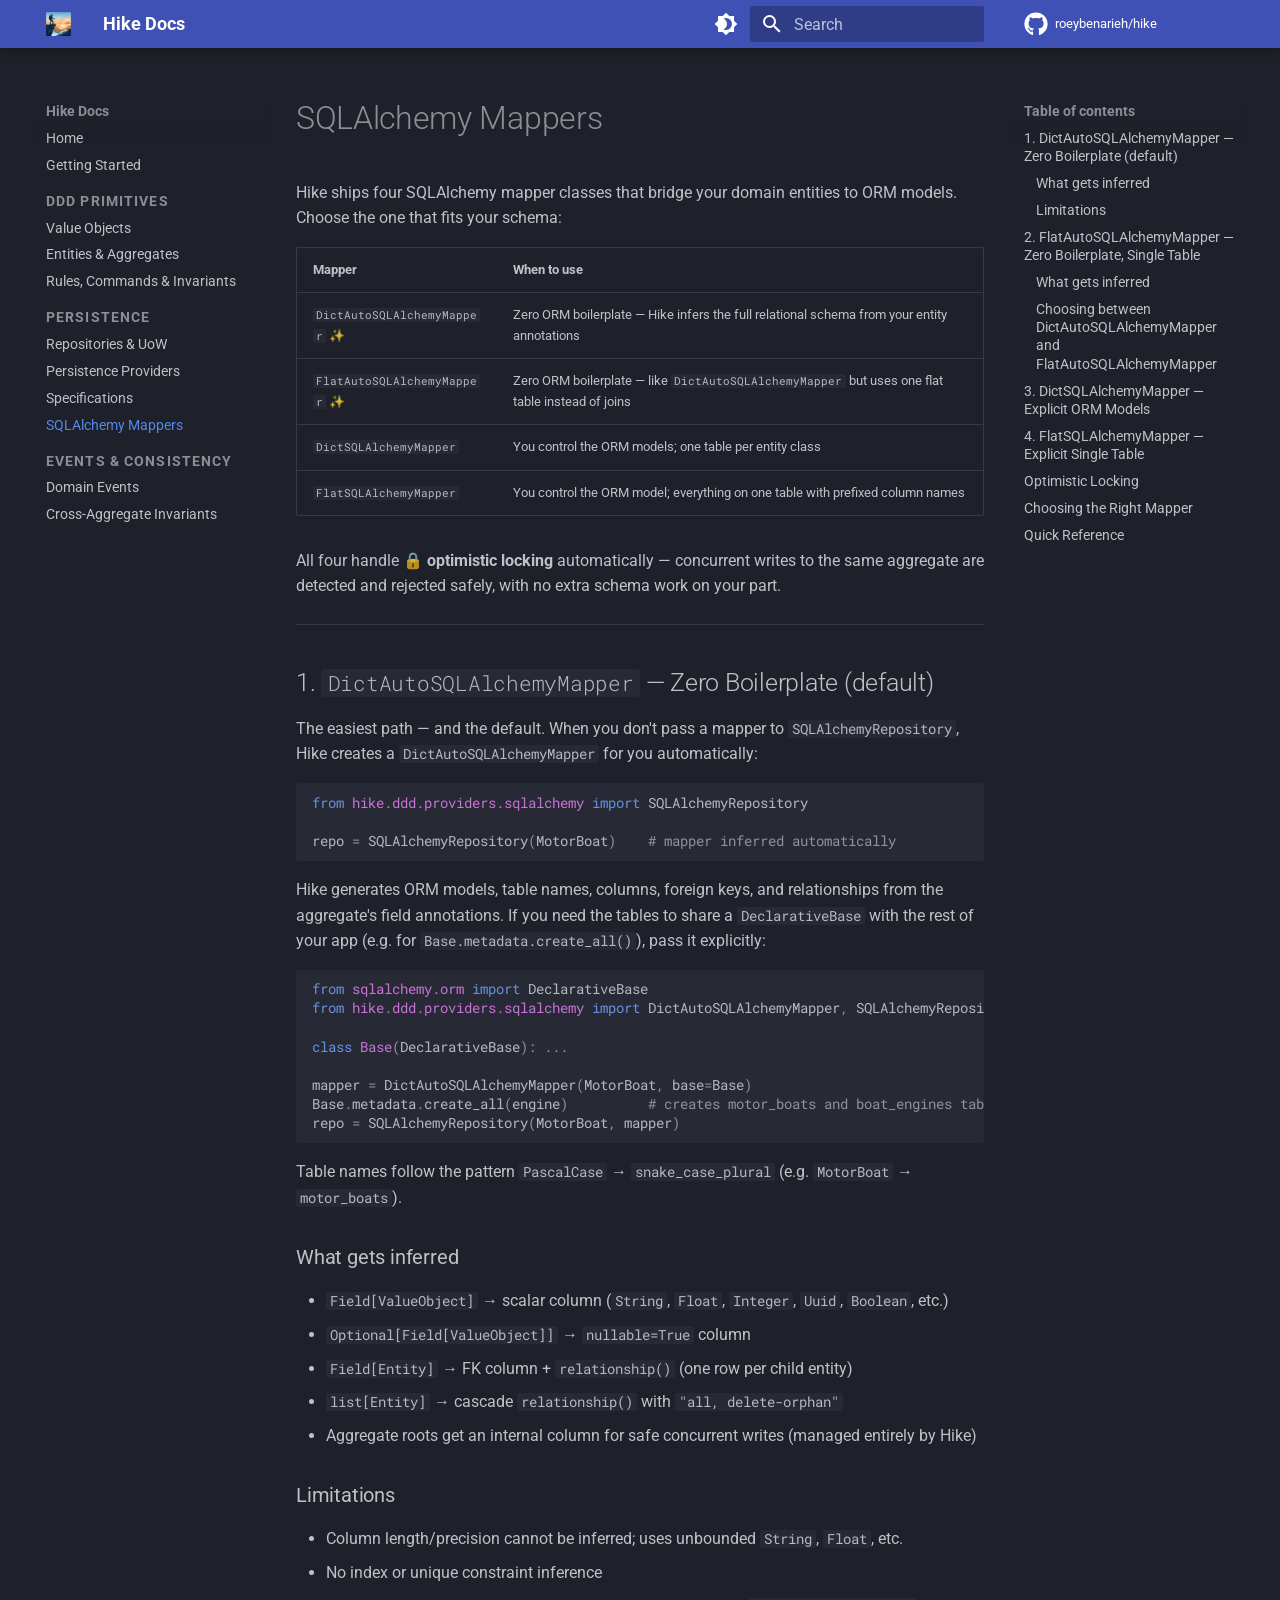
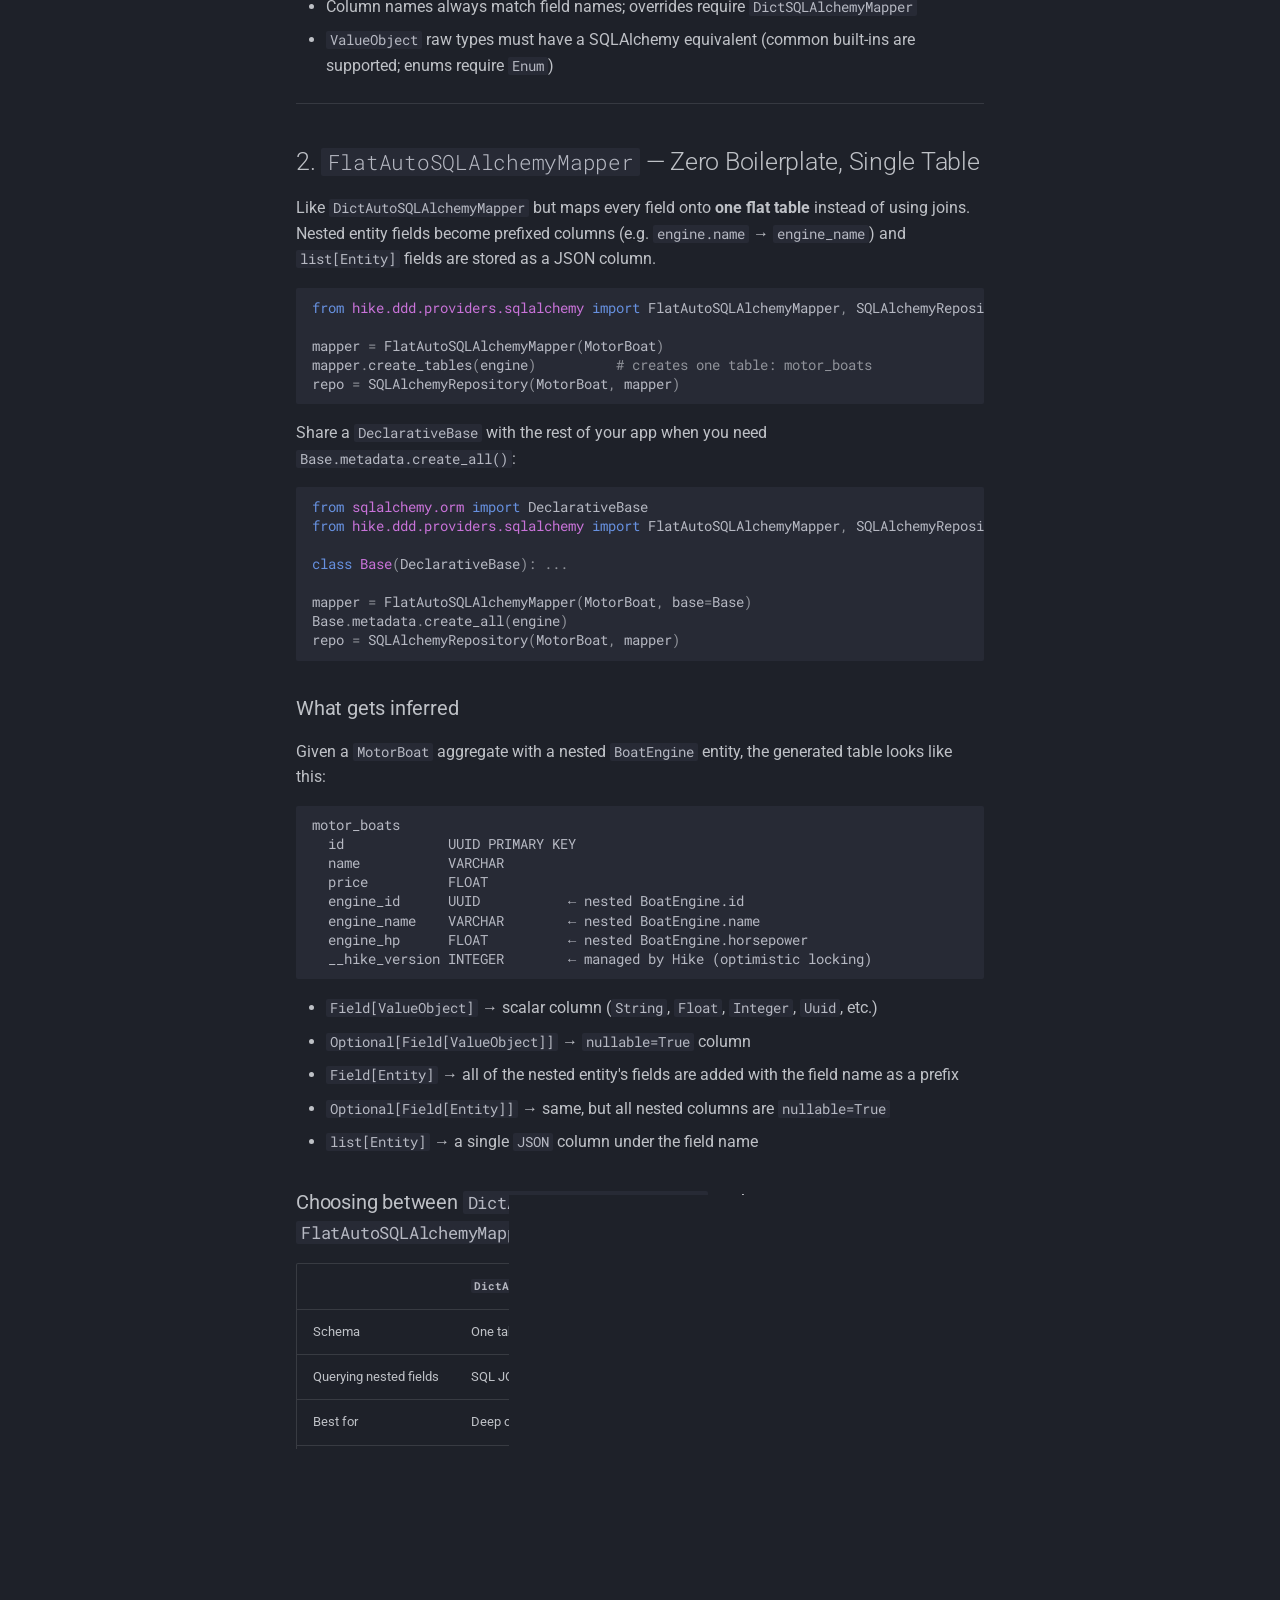
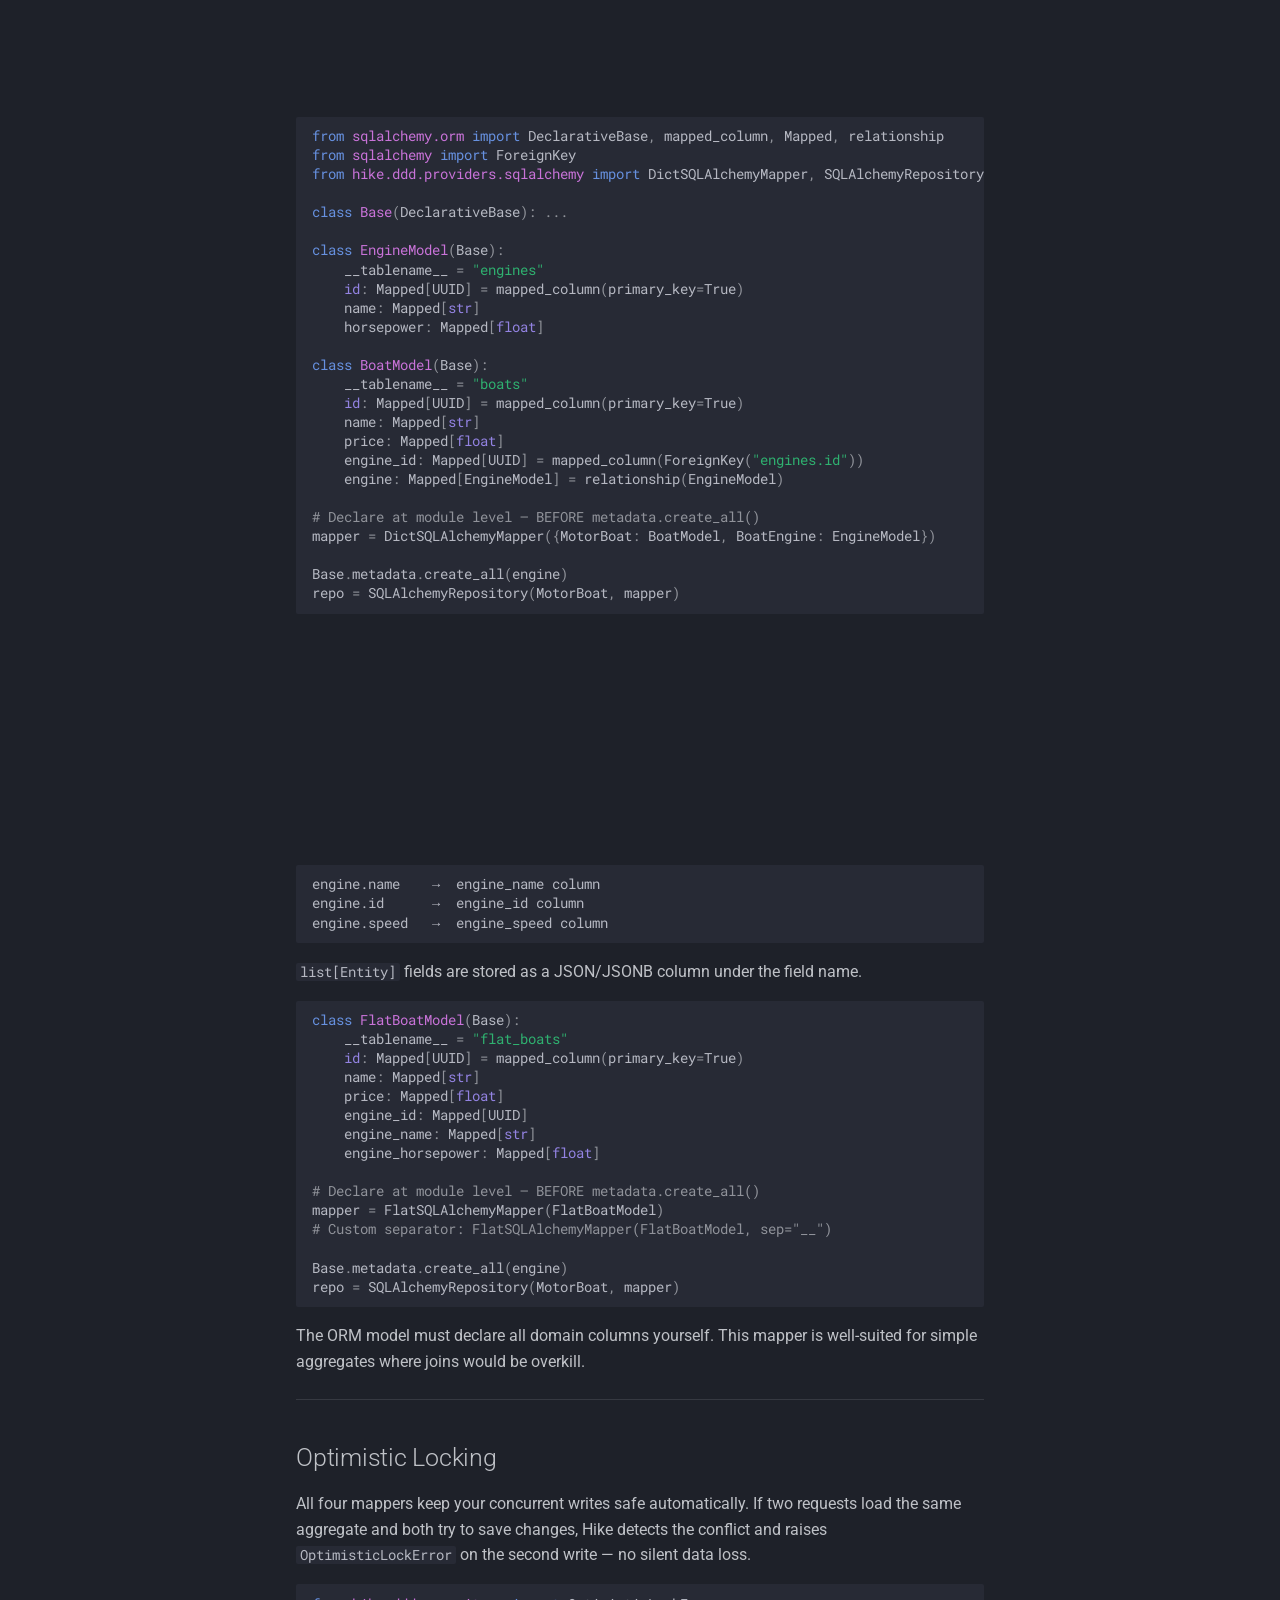
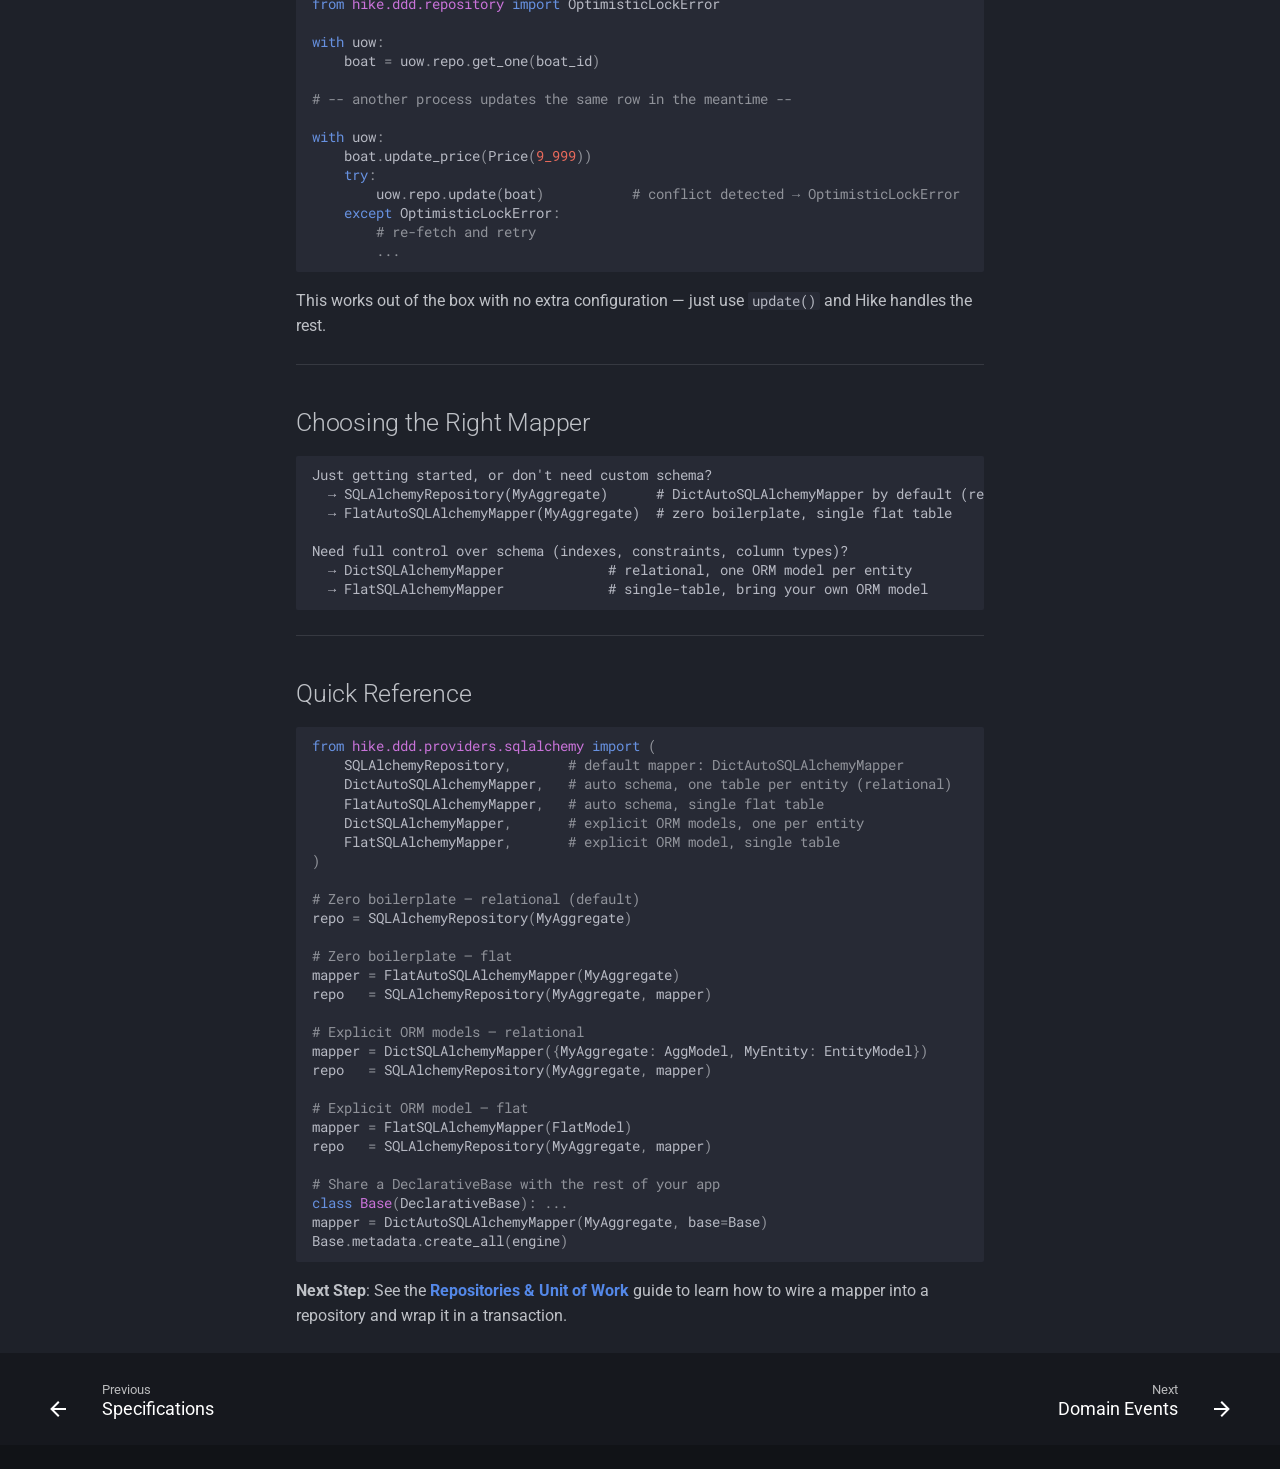
<file: guide/sqlalchemy-mappers/index.html>
<!doctype html>
<html lang="en" class="no-js">
  <head>
    
      <meta charset="utf-8">
      <meta name="viewport" content="width=device-width,initial-scale=1">
      
      
      
      
        <link rel="prev" href="../specifications/">
      
      
        <link rel="next" href="../domain-events/">
      
      
        
      
      
      <link rel="icon" href="../../hike-icon.png">
      <meta name="generator" content="mkdocs-1.6.1, mkdocs-material-9.7.7">
    
    
      
        <title>SQLAlchemy Mappers - Hike Docs</title>
      
    
    
      <link rel="stylesheet" href="../../assets/stylesheets/main.ec1eaa64.min.css">
      
        
        <link rel="stylesheet" href="../../assets/stylesheets/palette.ab4e12ef.min.css">
      
      


    
    
      
    
    
      
        
        
        <link rel="preconnect" href="https://fonts.gstatic.com" crossorigin>
        <link rel="stylesheet" href="https://fonts.googleapis.com/css?family=Roboto:300,300i,400,400i,700,700i%7CRoboto+Mono:400,400i,700,700i&display=fallback">
        <style>:root{--md-text-font:"Roboto";--md-code-font:"Roboto Mono"}</style>
      
    
    
      <link rel="stylesheet" href="../../stylesheets/extra.css">
    
    <script>__md_scope=new URL("../..",location),__md_hash=e=>[...e].reduce(((e,_)=>(e<<5)-e+_.charCodeAt(0)),0),__md_get=(e,_=localStorage,t=__md_scope)=>JSON.parse(_.getItem(t.pathname+"."+e)),__md_set=(e,_,t=localStorage,a=__md_scope)=>{try{t.setItem(a.pathname+"."+e,JSON.stringify(_))}catch(e){}}</script>
    
      

    
    
  </head>
  
  
    
    
      
    
    
    
    
    <body dir="ltr" data-md-color-scheme="slate" data-md-color-primary="indigo" data-md-color-accent="indigo">
  
    
    <input class="md-toggle" data-md-toggle="drawer" type="checkbox" id="__drawer" autocomplete="off">
    <input class="md-toggle" data-md-toggle="search" type="checkbox" id="__search" autocomplete="off">
    <label class="md-overlay" for="__drawer"></label>
    <div data-md-component="skip">
      
        
        <a href="#sqlalchemy-mappers" class="md-skip">
          Skip to content
        </a>
      
    </div>
    <div data-md-component="announce">
      
    </div>
    
    
      

  

<header class="md-header md-header--shadow" data-md-component="header">
  <nav class="md-header__inner md-grid" aria-label="Header">
    <a href="../.." title="Hike Docs" class="md-header__button md-logo" aria-label="Hike Docs" data-md-component="logo">
      
  <img src="../../hike-icon.png" alt="logo">

    </a>
    <label class="md-header__button md-icon" for="__drawer">
      
      <svg xmlns="http://www.w3.org/2000/svg" viewBox="0 0 24 24"><path d="M3 6h18v2H3zm0 5h18v2H3zm0 5h18v2H3z"/></svg>
    </label>
    <div class="md-header__title" data-md-component="header-title">
      <div class="md-header__ellipsis">
        <div class="md-header__topic">
          <span class="md-ellipsis">
            Hike Docs
          </span>
        </div>
        <div class="md-header__topic" data-md-component="header-topic">
          <span class="md-ellipsis">
            
              SQLAlchemy Mappers
            
          </span>
        </div>
      </div>
    </div>
    
      
        <form class="md-header__option" data-md-component="palette">
  
    
    
    
    <input class="md-option" data-md-color-media="" data-md-color-scheme="slate" data-md-color-primary="indigo" data-md-color-accent="indigo"  aria-label="Switch to light mode"  type="radio" name="__palette" id="__palette_0">
    
      <label class="md-header__button md-icon" title="Switch to light mode" for="__palette_1" hidden>
        <svg xmlns="http://www.w3.org/2000/svg" viewBox="0 0 24 24"><path d="M12 18c-.89 0-1.74-.2-2.5-.55C11.56 16.5 13 14.42 13 12s-1.44-4.5-3.5-5.45C10.26 6.2 11.11 6 12 6a6 6 0 0 1 6 6 6 6 0 0 1-6 6m8-9.31V4h-4.69L12 .69 8.69 4H4v4.69L.69 12 4 15.31V20h4.69L12 23.31 15.31 20H20v-4.69L23.31 12z"/></svg>
      </label>
    
  
    
    
    
    <input class="md-option" data-md-color-media="" data-md-color-scheme="default" data-md-color-primary="indigo" data-md-color-accent="indigo"  aria-label="Switch to dark mode"  type="radio" name="__palette" id="__palette_1">
    
      <label class="md-header__button md-icon" title="Switch to dark mode" for="__palette_0" hidden>
        <svg xmlns="http://www.w3.org/2000/svg" viewBox="0 0 24 24"><path d="M12 8a4 4 0 0 0-4 4 4 4 0 0 0 4 4 4 4 0 0 0 4-4 4 4 0 0 0-4-4m0 10a6 6 0 0 1-6-6 6 6 0 0 1 6-6 6 6 0 0 1 6 6 6 6 0 0 1-6 6m8-9.31V4h-4.69L12 .69 8.69 4H4v4.69L.69 12 4 15.31V20h4.69L12 23.31 15.31 20H20v-4.69L23.31 12z"/></svg>
      </label>
    
  
</form>
      
    
    
      <script>var palette=__md_get("__palette");if(palette&&palette.color){if("(prefers-color-scheme)"===palette.color.media){var media=matchMedia("(prefers-color-scheme: light)"),input=document.querySelector(media.matches?"[data-md-color-media='(prefers-color-scheme: light)']":"[data-md-color-media='(prefers-color-scheme: dark)']");palette.color.media=input.getAttribute("data-md-color-media"),palette.color.scheme=input.getAttribute("data-md-color-scheme"),palette.color.primary=input.getAttribute("data-md-color-primary"),palette.color.accent=input.getAttribute("data-md-color-accent")}for(var[key,value]of Object.entries(palette.color))document.body.setAttribute("data-md-color-"+key,value)}</script>
    
    
    
      
      
        <label class="md-header__button md-icon" for="__search">
          
          <svg xmlns="http://www.w3.org/2000/svg" viewBox="0 0 24 24"><path d="M9.5 3A6.5 6.5 0 0 1 16 9.5c0 1.61-.59 3.09-1.56 4.23l.27.27h.79l5 5-1.5 1.5-5-5v-.79l-.27-.27A6.52 6.52 0 0 1 9.5 16 6.5 6.5 0 0 1 3 9.5 6.5 6.5 0 0 1 9.5 3m0 2C7 5 5 7 5 9.5S7 14 9.5 14 14 12 14 9.5 12 5 9.5 5"/></svg>
        </label>
        <div class="md-search" data-md-component="search" role="dialog">
  <label class="md-search__overlay" for="__search"></label>
  <div class="md-search__inner" role="search">
    <form class="md-search__form" name="search">
      <input type="text" class="md-search__input" name="query" aria-label="Search" placeholder="Search" autocapitalize="off" autocorrect="off" autocomplete="off" spellcheck="false" data-md-component="search-query" required>
      <label class="md-search__icon md-icon" for="__search">
        
        <svg xmlns="http://www.w3.org/2000/svg" viewBox="0 0 24 24"><path d="M9.5 3A6.5 6.5 0 0 1 16 9.5c0 1.61-.59 3.09-1.56 4.23l.27.27h.79l5 5-1.5 1.5-5-5v-.79l-.27-.27A6.52 6.52 0 0 1 9.5 16 6.5 6.5 0 0 1 3 9.5 6.5 6.5 0 0 1 9.5 3m0 2C7 5 5 7 5 9.5S7 14 9.5 14 14 12 14 9.5 12 5 9.5 5"/></svg>
        
        <svg xmlns="http://www.w3.org/2000/svg" viewBox="0 0 24 24"><path d="M20 11v2H8l5.5 5.5-1.42 1.42L4.16 12l7.92-7.92L13.5 5.5 8 11z"/></svg>
      </label>
      <nav class="md-search__options" aria-label="Search">
        
        <button type="reset" class="md-search__icon md-icon" title="Clear" aria-label="Clear" tabindex="-1">
          
          <svg xmlns="http://www.w3.org/2000/svg" viewBox="0 0 24 24"><path d="M19 6.41 17.59 5 12 10.59 6.41 5 5 6.41 10.59 12 5 17.59 6.41 19 12 13.41 17.59 19 19 17.59 13.41 12z"/></svg>
        </button>
      </nav>
      
    </form>
    <div class="md-search__output">
      <div class="md-search__scrollwrap" tabindex="0" data-md-scrollfix>
        <div class="md-search-result" data-md-component="search-result">
          <div class="md-search-result__meta">
            Initializing search
          </div>
          <ol class="md-search-result__list" role="presentation"></ol>
        </div>
      </div>
    </div>
  </div>
</div>
      
    
    
      <div class="md-header__source">
        <a href="https://github.com/roeybenarieh/hike" title="Go to repository" class="md-source" data-md-component="source">
  <div class="md-source__icon md-icon">
    
    <svg xmlns="http://www.w3.org/2000/svg" viewBox="0 0 512 512"><!--! Font Awesome Free 7.1.0 by @fontawesome - https://fontawesome.com License - https://fontawesome.com/license/free (Icons: CC BY 4.0, Fonts: SIL OFL 1.1, Code: MIT License) Copyright 2025 Fonticons, Inc.--><path d="M173.9 397.4c0 2-2.3 3.6-5.2 3.6-3.3.3-5.6-1.3-5.6-3.6 0-2 2.3-3.6 5.2-3.6 3-.3 5.6 1.3 5.6 3.6m-31.1-4.5c-.7 2 1.3 4.3 4.3 4.9 2.6 1 5.6 0 6.2-2s-1.3-4.3-4.3-5.2c-2.6-.7-5.5.3-6.2 2.3m44.2-1.7c-2.9.7-4.9 2.6-4.6 4.9.3 2 2.9 3.3 5.9 2.6 2.9-.7 4.9-2.6 4.6-4.6-.3-1.9-3-3.2-5.9-2.9M252.8 8C114.1 8 8 113.3 8 252c0 110.9 69.8 205.8 169.5 239.2 12.8 2.3 17.3-5.6 17.3-12.1 0-6.2-.3-40.4-.3-61.4 0 0-70 15-84.7-29.8 0 0-11.4-29.1-27.8-36.6 0 0-22.9-15.7 1.6-15.4 0 0 24.9 2 38.6 25.8 21.9 38.6 58.6 27.5 72.9 20.9 2.3-16 8.8-27.1 16-33.7-55.9-6.2-112.3-14.3-112.3-110.5 0-27.5 7.6-41.3 23.6-58.9-2.6-6.5-11.1-33.3 2.6-67.9 20.9-6.5 69 27 69 27 20-5.6 41.5-8.5 62.8-8.5s42.8 2.9 62.8 8.5c0 0 48.1-33.6 69-27 13.7 34.7 5.2 61.4 2.6 67.9 16 17.7 25.8 31.5 25.8 58.9 0 96.5-58.9 104.2-114.8 110.5 9.2 7.9 17 22.9 17 46.4 0 33.7-.3 75.4-.3 83.6 0 6.5 4.6 14.4 17.3 12.1C436.2 457.8 504 362.9 504 252 504 113.3 391.5 8 252.8 8M105.2 352.9c-1.3 1-1 3.3.7 5.2 1.6 1.6 3.9 2.3 5.2 1 1.3-1 1-3.3-.7-5.2-1.6-1.6-3.9-2.3-5.2-1m-10.8-8.1c-.7 1.3.3 2.9 2.3 3.9 1.6 1 3.6.7 4.3-.7.7-1.3-.3-2.9-2.3-3.9-2-.6-3.6-.3-4.3.7m32.4 35.6c-1.6 1.3-1 4.3 1.3 6.2 2.3 2.3 5.2 2.6 6.5 1 1.3-1.3.7-4.3-1.3-6.2-2.2-2.3-5.2-2.6-6.5-1m-11.4-14.7c-1.6 1-1.6 3.6 0 5.9s4.3 3.3 5.6 2.3c1.6-1.3 1.6-3.9 0-6.2-1.4-2.3-4-3.3-5.6-2"/></svg>
  </div>
  <div class="md-source__repository">
    roeybenarieh/hike
  </div>
</a>
      </div>
    
  </nav>
  
</header>
    
    <div class="md-container" data-md-component="container">
      
      
        
          
        
      
      <main class="md-main" data-md-component="main">
        <div class="md-main__inner md-grid">
          
            
              
              <div class="md-sidebar md-sidebar--primary" data-md-component="sidebar" data-md-type="navigation" >
                <div class="md-sidebar__scrollwrap">
                  <div class="md-sidebar__inner">
                    



<nav class="md-nav md-nav--primary" aria-label="Navigation" data-md-level="0">
  <label class="md-nav__title" for="__drawer">
    <a href="../.." title="Hike Docs" class="md-nav__button md-logo" aria-label="Hike Docs" data-md-component="logo">
      
  <img src="../../hike-icon.png" alt="logo">

    </a>
    Hike Docs
  </label>
  
    <div class="md-nav__source">
      <a href="https://github.com/roeybenarieh/hike" title="Go to repository" class="md-source" data-md-component="source">
  <div class="md-source__icon md-icon">
    
    <svg xmlns="http://www.w3.org/2000/svg" viewBox="0 0 512 512"><!--! Font Awesome Free 7.1.0 by @fontawesome - https://fontawesome.com License - https://fontawesome.com/license/free (Icons: CC BY 4.0, Fonts: SIL OFL 1.1, Code: MIT License) Copyright 2025 Fonticons, Inc.--><path d="M173.9 397.4c0 2-2.3 3.6-5.2 3.6-3.3.3-5.6-1.3-5.6-3.6 0-2 2.3-3.6 5.2-3.6 3-.3 5.6 1.3 5.6 3.6m-31.1-4.5c-.7 2 1.3 4.3 4.3 4.9 2.6 1 5.6 0 6.2-2s-1.3-4.3-4.3-5.2c-2.6-.7-5.5.3-6.2 2.3m44.2-1.7c-2.9.7-4.9 2.6-4.6 4.9.3 2 2.9 3.3 5.9 2.6 2.9-.7 4.9-2.6 4.6-4.6-.3-1.9-3-3.2-5.9-2.9M252.8 8C114.1 8 8 113.3 8 252c0 110.9 69.8 205.8 169.5 239.2 12.8 2.3 17.3-5.6 17.3-12.1 0-6.2-.3-40.4-.3-61.4 0 0-70 15-84.7-29.8 0 0-11.4-29.1-27.8-36.6 0 0-22.9-15.7 1.6-15.4 0 0 24.9 2 38.6 25.8 21.9 38.6 58.6 27.5 72.9 20.9 2.3-16 8.8-27.1 16-33.7-55.9-6.2-112.3-14.3-112.3-110.5 0-27.5 7.6-41.3 23.6-58.9-2.6-6.5-11.1-33.3 2.6-67.9 20.9-6.5 69 27 69 27 20-5.6 41.5-8.5 62.8-8.5s42.8 2.9 62.8 8.5c0 0 48.1-33.6 69-27 13.7 34.7 5.2 61.4 2.6 67.9 16 17.7 25.8 31.5 25.8 58.9 0 96.5-58.9 104.2-114.8 110.5 9.2 7.9 17 22.9 17 46.4 0 33.7-.3 75.4-.3 83.6 0 6.5 4.6 14.4 17.3 12.1C436.2 457.8 504 362.9 504 252 504 113.3 391.5 8 252.8 8M105.2 352.9c-1.3 1-1 3.3.7 5.2 1.6 1.6 3.9 2.3 5.2 1 1.3-1 1-3.3-.7-5.2-1.6-1.6-3.9-2.3-5.2-1m-10.8-8.1c-.7 1.3.3 2.9 2.3 3.9 1.6 1 3.6.7 4.3-.7.7-1.3-.3-2.9-2.3-3.9-2-.6-3.6-.3-4.3.7m32.4 35.6c-1.6 1.3-1 4.3 1.3 6.2 2.3 2.3 5.2 2.6 6.5 1 1.3-1.3.7-4.3-1.3-6.2-2.2-2.3-5.2-2.6-6.5-1m-11.4-14.7c-1.6 1-1.6 3.6 0 5.9s4.3 3.3 5.6 2.3c1.6-1.3 1.6-3.9 0-6.2-1.4-2.3-4-3.3-5.6-2"/></svg>
  </div>
  <div class="md-source__repository">
    roeybenarieh/hike
  </div>
</a>
    </div>
  
  <ul class="md-nav__list" data-md-scrollfix>
    
      
      
  
  
  
  
    <li class="md-nav__item">
      <a href="../.." class="md-nav__link">
        
  
  
  <span class="md-ellipsis">
    
  
    Home
  

    
  </span>
  
  

      </a>
    </li>
  

    
      
      
  
  
  
  
    <li class="md-nav__item">
      <a href="../getting-started/" class="md-nav__link">
        
  
  
  <span class="md-ellipsis">
    
  
    Getting Started
  

    
  </span>
  
  

      </a>
    </li>
  

    
      
      
  
  
  
  
    
    
    
    
      
        
        
      
    
    
    <li class="md-nav__item md-nav__item--section md-nav__item--nested">
      
        
        
        <input class="md-nav__toggle md-toggle " type="checkbox" id="__nav_3" >
        
          
          <label class="md-nav__link" for="__nav_3" id="__nav_3_label" tabindex="">
            
  
  
  <span class="md-ellipsis">
    
  
    DDD Primitives
  

    
  </span>
  
  

            <span class="md-nav__icon md-icon"></span>
          </label>
        
        <nav class="md-nav" data-md-level="1" aria-labelledby="__nav_3_label" aria-expanded="false">
          <label class="md-nav__title" for="__nav_3">
            <span class="md-nav__icon md-icon"></span>
            
  
    DDD Primitives
  

          </label>
          <ul class="md-nav__list" data-md-scrollfix>
            
              
                
  
  
  
  
    <li class="md-nav__item">
      <a href="../value-objects/" class="md-nav__link">
        
  
  
  <span class="md-ellipsis">
    
  
    Value Objects
  

    
  </span>
  
  

      </a>
    </li>
  

              
            
              
                
  
  
  
  
    <li class="md-nav__item">
      <a href="../entities-aggregates/" class="md-nav__link">
        
  
  
  <span class="md-ellipsis">
    
  
    Entities & Aggregates
  

    
  </span>
  
  

      </a>
    </li>
  

              
            
              
                
  
  
  
  
    <li class="md-nav__item">
      <a href="../rules-commands/" class="md-nav__link">
        
  
  
  <span class="md-ellipsis">
    
  
    Rules, Commands & Invariants
  

    
  </span>
  
  

      </a>
    </li>
  

              
            
          </ul>
        </nav>
      
    </li>
  

    
      
      
  
  
    
  
  
  
    
    
    
    
      
        
        
      
    
    
    <li class="md-nav__item md-nav__item--active md-nav__item--section md-nav__item--nested">
      
        
        
        <input class="md-nav__toggle md-toggle " type="checkbox" id="__nav_4" checked>
        
          
          <label class="md-nav__link" for="__nav_4" id="__nav_4_label" tabindex="">
            
  
  
  <span class="md-ellipsis">
    
  
    Persistence
  

    
  </span>
  
  

            <span class="md-nav__icon md-icon"></span>
          </label>
        
        <nav class="md-nav" data-md-level="1" aria-labelledby="__nav_4_label" aria-expanded="true">
          <label class="md-nav__title" for="__nav_4">
            <span class="md-nav__icon md-icon"></span>
            
  
    Persistence
  

          </label>
          <ul class="md-nav__list" data-md-scrollfix>
            
              
                
  
  
  
  
    <li class="md-nav__item">
      <a href="../repositories-uow/" class="md-nav__link">
        
  
  
  <span class="md-ellipsis">
    
  
    Repositories & UoW
  

    
  </span>
  
  

      </a>
    </li>
  

              
            
              
                
  
  
  
  
    <li class="md-nav__item">
      <a href="../persistence-providers/" class="md-nav__link">
        
  
  
  <span class="md-ellipsis">
    
  
    Persistence Providers
  

    
  </span>
  
  

      </a>
    </li>
  

              
            
              
                
  
  
  
  
    <li class="md-nav__item">
      <a href="../specifications/" class="md-nav__link">
        
  
  
  <span class="md-ellipsis">
    
  
    Specifications
  

    
  </span>
  
  

      </a>
    </li>
  

              
            
              
                
  
  
    
  
  
  
    <li class="md-nav__item md-nav__item--active">
      
      <input class="md-nav__toggle md-toggle" type="checkbox" id="__toc">
      
      
        
      
      
        <label class="md-nav__link md-nav__link--active" for="__toc">
          
  
  
  <span class="md-ellipsis">
    
  
    SQLAlchemy Mappers
  

    
  </span>
  
  

          <span class="md-nav__icon md-icon"></span>
        </label>
      
      <a href="./" class="md-nav__link md-nav__link--active">
        
  
  
  <span class="md-ellipsis">
    
  
    SQLAlchemy Mappers
  

    
  </span>
  
  

      </a>
      
        

<nav class="md-nav md-nav--secondary" aria-label="Table of contents">
  
  
  
    
  
  
    <label class="md-nav__title" for="__toc">
      <span class="md-nav__icon md-icon"></span>
      Table of contents
    </label>
    <ul class="md-nav__list" data-md-component="toc" data-md-scrollfix>
      
        <li class="md-nav__item">
  <a href="#1-dictautosqlalchemymapper-zero-boilerplate-default" class="md-nav__link">
    <span class="md-ellipsis">
      
        1. DictAutoSQLAlchemyMapper — Zero Boilerplate (default)
      
    </span>
  </a>
  
    <nav class="md-nav" aria-label="1. DictAutoSQLAlchemyMapper — Zero Boilerplate (default)">
      <ul class="md-nav__list">
        
          <li class="md-nav__item">
  <a href="#what-gets-inferred" class="md-nav__link">
    <span class="md-ellipsis">
      
        What gets inferred
      
    </span>
  </a>
  
</li>
        
          <li class="md-nav__item">
  <a href="#limitations" class="md-nav__link">
    <span class="md-ellipsis">
      
        Limitations
      
    </span>
  </a>
  
</li>
        
      </ul>
    </nav>
  
</li>
      
        <li class="md-nav__item">
  <a href="#2-flatautosqlalchemymapper-zero-boilerplate-single-table" class="md-nav__link">
    <span class="md-ellipsis">
      
        2. FlatAutoSQLAlchemyMapper — Zero Boilerplate, Single Table
      
    </span>
  </a>
  
    <nav class="md-nav" aria-label="2. FlatAutoSQLAlchemyMapper — Zero Boilerplate, Single Table">
      <ul class="md-nav__list">
        
          <li class="md-nav__item">
  <a href="#what-gets-inferred_1" class="md-nav__link">
    <span class="md-ellipsis">
      
        What gets inferred
      
    </span>
  </a>
  
</li>
        
          <li class="md-nav__item">
  <a href="#choosing-between-dictautosqlalchemymapper-and-flatautosqlalchemymapper" class="md-nav__link">
    <span class="md-ellipsis">
      
        Choosing between DictAutoSQLAlchemyMapper and FlatAutoSQLAlchemyMapper
      
    </span>
  </a>
  
</li>
        
      </ul>
    </nav>
  
</li>
      
        <li class="md-nav__item">
  <a href="#3-dictsqlalchemymapper-explicit-orm-models" class="md-nav__link">
    <span class="md-ellipsis">
      
        3. DictSQLAlchemyMapper — Explicit ORM Models
      
    </span>
  </a>
  
</li>
      
        <li class="md-nav__item">
  <a href="#4-flatsqlalchemymapper-explicit-single-table" class="md-nav__link">
    <span class="md-ellipsis">
      
        4. FlatSQLAlchemyMapper — Explicit Single Table
      
    </span>
  </a>
  
</li>
      
        <li class="md-nav__item">
  <a href="#optimistic-locking" class="md-nav__link">
    <span class="md-ellipsis">
      
        Optimistic Locking
      
    </span>
  </a>
  
</li>
      
        <li class="md-nav__item">
  <a href="#choosing-the-right-mapper" class="md-nav__link">
    <span class="md-ellipsis">
      
        Choosing the Right Mapper
      
    </span>
  </a>
  
</li>
      
        <li class="md-nav__item">
  <a href="#quick-reference" class="md-nav__link">
    <span class="md-ellipsis">
      
        Quick Reference
      
    </span>
  </a>
  
</li>
      
    </ul>
  
</nav>
      
    </li>
  

              
            
          </ul>
        </nav>
      
    </li>
  

    
      
      
  
  
  
  
    
    
    
    
      
        
        
      
    
    
    <li class="md-nav__item md-nav__item--section md-nav__item--nested">
      
        
        
        <input class="md-nav__toggle md-toggle " type="checkbox" id="__nav_5" >
        
          
          <label class="md-nav__link" for="__nav_5" id="__nav_5_label" tabindex="">
            
  
  
  <span class="md-ellipsis">
    
  
    Events & Consistency
  

    
  </span>
  
  

            <span class="md-nav__icon md-icon"></span>
          </label>
        
        <nav class="md-nav" data-md-level="1" aria-labelledby="__nav_5_label" aria-expanded="false">
          <label class="md-nav__title" for="__nav_5">
            <span class="md-nav__icon md-icon"></span>
            
  
    Events & Consistency
  

          </label>
          <ul class="md-nav__list" data-md-scrollfix>
            
              
                
  
  
  
  
    <li class="md-nav__item">
      <a href="../domain-events/" class="md-nav__link">
        
  
  
  <span class="md-ellipsis">
    
  
    Domain Events
  

    
  </span>
  
  

      </a>
    </li>
  

              
            
              
                
  
  
  
  
    <li class="md-nav__item">
      <a href="../cross-aggregate-invariants/" class="md-nav__link">
        
  
  
  <span class="md-ellipsis">
    
  
    Cross-Aggregate Invariants
  

    
  </span>
  
  

      </a>
    </li>
  

              
            
          </ul>
        </nav>
      
    </li>
  

    
  </ul>
</nav>
                  </div>
                </div>
              </div>
            
            
              
              <div class="md-sidebar md-sidebar--secondary" data-md-component="sidebar" data-md-type="toc" >
                <div class="md-sidebar__scrollwrap">
                  <div class="md-sidebar__inner">
                    

<nav class="md-nav md-nav--secondary" aria-label="Table of contents">
  
  
  
    
  
  
    <label class="md-nav__title" for="__toc">
      <span class="md-nav__icon md-icon"></span>
      Table of contents
    </label>
    <ul class="md-nav__list" data-md-component="toc" data-md-scrollfix>
      
        <li class="md-nav__item">
  <a href="#1-dictautosqlalchemymapper-zero-boilerplate-default" class="md-nav__link">
    <span class="md-ellipsis">
      
        1. DictAutoSQLAlchemyMapper — Zero Boilerplate (default)
      
    </span>
  </a>
  
    <nav class="md-nav" aria-label="1. DictAutoSQLAlchemyMapper — Zero Boilerplate (default)">
      <ul class="md-nav__list">
        
          <li class="md-nav__item">
  <a href="#what-gets-inferred" class="md-nav__link">
    <span class="md-ellipsis">
      
        What gets inferred
      
    </span>
  </a>
  
</li>
        
          <li class="md-nav__item">
  <a href="#limitations" class="md-nav__link">
    <span class="md-ellipsis">
      
        Limitations
      
    </span>
  </a>
  
</li>
        
      </ul>
    </nav>
  
</li>
      
        <li class="md-nav__item">
  <a href="#2-flatautosqlalchemymapper-zero-boilerplate-single-table" class="md-nav__link">
    <span class="md-ellipsis">
      
        2. FlatAutoSQLAlchemyMapper — Zero Boilerplate, Single Table
      
    </span>
  </a>
  
    <nav class="md-nav" aria-label="2. FlatAutoSQLAlchemyMapper — Zero Boilerplate, Single Table">
      <ul class="md-nav__list">
        
          <li class="md-nav__item">
  <a href="#what-gets-inferred_1" class="md-nav__link">
    <span class="md-ellipsis">
      
        What gets inferred
      
    </span>
  </a>
  
</li>
        
          <li class="md-nav__item">
  <a href="#choosing-between-dictautosqlalchemymapper-and-flatautosqlalchemymapper" class="md-nav__link">
    <span class="md-ellipsis">
      
        Choosing between DictAutoSQLAlchemyMapper and FlatAutoSQLAlchemyMapper
      
    </span>
  </a>
  
</li>
        
      </ul>
    </nav>
  
</li>
      
        <li class="md-nav__item">
  <a href="#3-dictsqlalchemymapper-explicit-orm-models" class="md-nav__link">
    <span class="md-ellipsis">
      
        3. DictSQLAlchemyMapper — Explicit ORM Models
      
    </span>
  </a>
  
</li>
      
        <li class="md-nav__item">
  <a href="#4-flatsqlalchemymapper-explicit-single-table" class="md-nav__link">
    <span class="md-ellipsis">
      
        4. FlatSQLAlchemyMapper — Explicit Single Table
      
    </span>
  </a>
  
</li>
      
        <li class="md-nav__item">
  <a href="#optimistic-locking" class="md-nav__link">
    <span class="md-ellipsis">
      
        Optimistic Locking
      
    </span>
  </a>
  
</li>
      
        <li class="md-nav__item">
  <a href="#choosing-the-right-mapper" class="md-nav__link">
    <span class="md-ellipsis">
      
        Choosing the Right Mapper
      
    </span>
  </a>
  
</li>
      
        <li class="md-nav__item">
  <a href="#quick-reference" class="md-nav__link">
    <span class="md-ellipsis">
      
        Quick Reference
      
    </span>
  </a>
  
</li>
      
    </ul>
  
</nav>
                  </div>
                </div>
              </div>
            
          
          
            <div class="md-content" data-md-component="content">
              
              <article class="md-content__inner md-typeset">
                
                  


  
  


<h1 id="sqlalchemy-mappers">SQLAlchemy Mappers</h1>
<p>Hike ships four SQLAlchemy mapper classes that bridge your domain entities to ORM models. Choose the one that fits your schema:</p>
<table>
<thead>
<tr>
<th style="text-align: left;">Mapper</th>
<th style="text-align: left;">When to use</th>
</tr>
</thead>
<tbody>
<tr>
<td style="text-align: left;"><code>DictAutoSQLAlchemyMapper</code> ✨</td>
<td style="text-align: left;">Zero ORM boilerplate — Hike infers the full relational schema from your entity annotations</td>
</tr>
<tr>
<td style="text-align: left;"><code>FlatAutoSQLAlchemyMapper</code> ✨</td>
<td style="text-align: left;">Zero ORM boilerplate — like <code>DictAutoSQLAlchemyMapper</code> but uses one flat table instead of joins</td>
</tr>
<tr>
<td style="text-align: left;"><code>DictSQLAlchemyMapper</code></td>
<td style="text-align: left;">You control the ORM models; one table per entity class</td>
</tr>
<tr>
<td style="text-align: left;"><code>FlatSQLAlchemyMapper</code></td>
<td style="text-align: left;">You control the ORM model; everything on one table with prefixed column names</td>
</tr>
</tbody>
</table>
<p>All four handle <strong>🔒 optimistic locking</strong> automatically — concurrent writes to the same aggregate are detected and rejected safely, with no extra schema work on your part.</p>
<hr />
<h2 id="1-dictautosqlalchemymapper-zero-boilerplate-default">1. <code>DictAutoSQLAlchemyMapper</code> — Zero Boilerplate (default)</h2>
<p>The easiest path — and the default. When you don't pass a mapper to <code>SQLAlchemyRepository</code>, Hike creates a <code>DictAutoSQLAlchemyMapper</code> for you automatically:</p>
<div class="language-python highlight"><pre><span></span><code><span id="__span-0-1"><a id="__codelineno-0-1" name="__codelineno-0-1" href="#__codelineno-0-1"></a><span class="kn">from</span><span class="w"> </span><span class="nn">hike.ddd.providers.sqlalchemy</span><span class="w"> </span><span class="kn">import</span> <span class="n">SQLAlchemyRepository</span>
</span><span id="__span-0-2"><a id="__codelineno-0-2" name="__codelineno-0-2" href="#__codelineno-0-2"></a>
</span><span id="__span-0-3"><a id="__codelineno-0-3" name="__codelineno-0-3" href="#__codelineno-0-3"></a><span class="n">repo</span> <span class="o">=</span> <span class="n">SQLAlchemyRepository</span><span class="p">(</span><span class="n">MotorBoat</span><span class="p">)</span>    <span class="c1"># mapper inferred automatically</span>
</span></code></pre></div>
<p>Hike generates ORM models, table names, columns, foreign keys, and relationships from the aggregate's field annotations. If you need the tables to share a <code>DeclarativeBase</code> with the rest of your app (e.g. for <code>Base.metadata.create_all()</code>), pass it explicitly:</p>
<div class="language-python highlight"><pre><span></span><code><span id="__span-1-1"><a id="__codelineno-1-1" name="__codelineno-1-1" href="#__codelineno-1-1"></a><span class="kn">from</span><span class="w"> </span><span class="nn">sqlalchemy.orm</span><span class="w"> </span><span class="kn">import</span> <span class="n">DeclarativeBase</span>
</span><span id="__span-1-2"><a id="__codelineno-1-2" name="__codelineno-1-2" href="#__codelineno-1-2"></a><span class="kn">from</span><span class="w"> </span><span class="nn">hike.ddd.providers.sqlalchemy</span><span class="w"> </span><span class="kn">import</span> <span class="n">DictAutoSQLAlchemyMapper</span><span class="p">,</span> <span class="n">SQLAlchemyRepository</span>
</span><span id="__span-1-3"><a id="__codelineno-1-3" name="__codelineno-1-3" href="#__codelineno-1-3"></a>
</span><span id="__span-1-4"><a id="__codelineno-1-4" name="__codelineno-1-4" href="#__codelineno-1-4"></a><span class="k">class</span><span class="w"> </span><span class="nc">Base</span><span class="p">(</span><span class="n">DeclarativeBase</span><span class="p">):</span> <span class="o">...</span>
</span><span id="__span-1-5"><a id="__codelineno-1-5" name="__codelineno-1-5" href="#__codelineno-1-5"></a>
</span><span id="__span-1-6"><a id="__codelineno-1-6" name="__codelineno-1-6" href="#__codelineno-1-6"></a><span class="n">mapper</span> <span class="o">=</span> <span class="n">DictAutoSQLAlchemyMapper</span><span class="p">(</span><span class="n">MotorBoat</span><span class="p">,</span> <span class="n">base</span><span class="o">=</span><span class="n">Base</span><span class="p">)</span>
</span><span id="__span-1-7"><a id="__codelineno-1-7" name="__codelineno-1-7" href="#__codelineno-1-7"></a><span class="n">Base</span><span class="o">.</span><span class="n">metadata</span><span class="o">.</span><span class="n">create_all</span><span class="p">(</span><span class="n">engine</span><span class="p">)</span>          <span class="c1"># creates motor_boats and boat_engines tables</span>
</span><span id="__span-1-8"><a id="__codelineno-1-8" name="__codelineno-1-8" href="#__codelineno-1-8"></a><span class="n">repo</span> <span class="o">=</span> <span class="n">SQLAlchemyRepository</span><span class="p">(</span><span class="n">MotorBoat</span><span class="p">,</span> <span class="n">mapper</span><span class="p">)</span>
</span></code></pre></div>
<p>Table names follow the pattern <code>PascalCase</code> → <code>snake_case_plural</code> (e.g. <code>MotorBoat</code> → <code>motor_boats</code>).</p>
<h3 id="what-gets-inferred">What gets inferred</h3>
<ul>
<li><code>Field[ValueObject]</code> → scalar column (<code>String</code>, <code>Float</code>, <code>Integer</code>, <code>Uuid</code>, <code>Boolean</code>, etc.)</li>
<li><code>Optional[Field[ValueObject]]</code> → <code>nullable=True</code> column</li>
<li><code>Field[Entity]</code> → FK column + <code>relationship()</code> (one row per child entity)</li>
<li><code>list[Entity]</code> → cascade <code>relationship()</code> with <code>"all, delete-orphan"</code></li>
<li>Aggregate roots get an internal column for safe concurrent writes (managed entirely by Hike)</li>
</ul>
<h3 id="limitations">Limitations</h3>
<ul>
<li>Column length/precision cannot be inferred; uses unbounded <code>String</code>, <code>Float</code>, etc.</li>
<li>No index or unique constraint inference</li>
<li>Column names always match field names; overrides require <code>DictSQLAlchemyMapper</code></li>
<li><code>ValueObject</code> raw types must have a SQLAlchemy equivalent (common built-ins are supported; enums require <code>Enum</code>)</li>
</ul>
<hr />
<h2 id="2-flatautosqlalchemymapper-zero-boilerplate-single-table">2. <code>FlatAutoSQLAlchemyMapper</code> — Zero Boilerplate, Single Table</h2>
<p>Like <code>DictAutoSQLAlchemyMapper</code> but maps every field onto <strong>one flat table</strong> instead of using joins. Nested entity fields become prefixed columns (e.g. <code>engine.name</code> → <code>engine_name</code>) and <code>list[Entity]</code> fields are stored as a JSON column.</p>
<div class="language-python highlight"><pre><span></span><code><span id="__span-2-1"><a id="__codelineno-2-1" name="__codelineno-2-1" href="#__codelineno-2-1"></a><span class="kn">from</span><span class="w"> </span><span class="nn">hike.ddd.providers.sqlalchemy</span><span class="w"> </span><span class="kn">import</span> <span class="n">FlatAutoSQLAlchemyMapper</span><span class="p">,</span> <span class="n">SQLAlchemyRepository</span>
</span><span id="__span-2-2"><a id="__codelineno-2-2" name="__codelineno-2-2" href="#__codelineno-2-2"></a>
</span><span id="__span-2-3"><a id="__codelineno-2-3" name="__codelineno-2-3" href="#__codelineno-2-3"></a><span class="n">mapper</span> <span class="o">=</span> <span class="n">FlatAutoSQLAlchemyMapper</span><span class="p">(</span><span class="n">MotorBoat</span><span class="p">)</span>
</span><span id="__span-2-4"><a id="__codelineno-2-4" name="__codelineno-2-4" href="#__codelineno-2-4"></a><span class="n">mapper</span><span class="o">.</span><span class="n">create_tables</span><span class="p">(</span><span class="n">engine</span><span class="p">)</span>          <span class="c1"># creates one table: motor_boats</span>
</span><span id="__span-2-5"><a id="__codelineno-2-5" name="__codelineno-2-5" href="#__codelineno-2-5"></a><span class="n">repo</span> <span class="o">=</span> <span class="n">SQLAlchemyRepository</span><span class="p">(</span><span class="n">MotorBoat</span><span class="p">,</span> <span class="n">mapper</span><span class="p">)</span>
</span></code></pre></div>
<p>Share a <code>DeclarativeBase</code> with the rest of your app when you need <code>Base.metadata.create_all()</code>:</p>
<div class="language-python highlight"><pre><span></span><code><span id="__span-3-1"><a id="__codelineno-3-1" name="__codelineno-3-1" href="#__codelineno-3-1"></a><span class="kn">from</span><span class="w"> </span><span class="nn">sqlalchemy.orm</span><span class="w"> </span><span class="kn">import</span> <span class="n">DeclarativeBase</span>
</span><span id="__span-3-2"><a id="__codelineno-3-2" name="__codelineno-3-2" href="#__codelineno-3-2"></a><span class="kn">from</span><span class="w"> </span><span class="nn">hike.ddd.providers.sqlalchemy</span><span class="w"> </span><span class="kn">import</span> <span class="n">FlatAutoSQLAlchemyMapper</span><span class="p">,</span> <span class="n">SQLAlchemyRepository</span>
</span><span id="__span-3-3"><a id="__codelineno-3-3" name="__codelineno-3-3" href="#__codelineno-3-3"></a>
</span><span id="__span-3-4"><a id="__codelineno-3-4" name="__codelineno-3-4" href="#__codelineno-3-4"></a><span class="k">class</span><span class="w"> </span><span class="nc">Base</span><span class="p">(</span><span class="n">DeclarativeBase</span><span class="p">):</span> <span class="o">...</span>
</span><span id="__span-3-5"><a id="__codelineno-3-5" name="__codelineno-3-5" href="#__codelineno-3-5"></a>
</span><span id="__span-3-6"><a id="__codelineno-3-6" name="__codelineno-3-6" href="#__codelineno-3-6"></a><span class="n">mapper</span> <span class="o">=</span> <span class="n">FlatAutoSQLAlchemyMapper</span><span class="p">(</span><span class="n">MotorBoat</span><span class="p">,</span> <span class="n">base</span><span class="o">=</span><span class="n">Base</span><span class="p">)</span>
</span><span id="__span-3-7"><a id="__codelineno-3-7" name="__codelineno-3-7" href="#__codelineno-3-7"></a><span class="n">Base</span><span class="o">.</span><span class="n">metadata</span><span class="o">.</span><span class="n">create_all</span><span class="p">(</span><span class="n">engine</span><span class="p">)</span>
</span><span id="__span-3-8"><a id="__codelineno-3-8" name="__codelineno-3-8" href="#__codelineno-3-8"></a><span class="n">repo</span> <span class="o">=</span> <span class="n">SQLAlchemyRepository</span><span class="p">(</span><span class="n">MotorBoat</span><span class="p">,</span> <span class="n">mapper</span><span class="p">)</span>
</span></code></pre></div>
<h3 id="what-gets-inferred_1">What gets inferred</h3>
<p>Given a <code>MotorBoat</code> aggregate with a nested <code>BoatEngine</code> entity, the generated table looks like this:</p>
<div class="language-text highlight"><pre><span></span><code><span id="__span-4-1"><a id="__codelineno-4-1" name="__codelineno-4-1" href="#__codelineno-4-1"></a>motor_boats
</span><span id="__span-4-2"><a id="__codelineno-4-2" name="__codelineno-4-2" href="#__codelineno-4-2"></a>  id             UUID PRIMARY KEY
</span><span id="__span-4-3"><a id="__codelineno-4-3" name="__codelineno-4-3" href="#__codelineno-4-3"></a>  name           VARCHAR
</span><span id="__span-4-4"><a id="__codelineno-4-4" name="__codelineno-4-4" href="#__codelineno-4-4"></a>  price          FLOAT
</span><span id="__span-4-5"><a id="__codelineno-4-5" name="__codelineno-4-5" href="#__codelineno-4-5"></a>  engine_id      UUID           ← nested BoatEngine.id
</span><span id="__span-4-6"><a id="__codelineno-4-6" name="__codelineno-4-6" href="#__codelineno-4-6"></a>  engine_name    VARCHAR        ← nested BoatEngine.name
</span><span id="__span-4-7"><a id="__codelineno-4-7" name="__codelineno-4-7" href="#__codelineno-4-7"></a>  engine_hp      FLOAT          ← nested BoatEngine.horsepower
</span><span id="__span-4-8"><a id="__codelineno-4-8" name="__codelineno-4-8" href="#__codelineno-4-8"></a>  __hike_version INTEGER        ← managed by Hike (optimistic locking)
</span></code></pre></div>
<ul>
<li><code>Field[ValueObject]</code> → scalar column (<code>String</code>, <code>Float</code>, <code>Integer</code>, <code>Uuid</code>, etc.)</li>
<li><code>Optional[Field[ValueObject]]</code> → <code>nullable=True</code> column</li>
<li><code>Field[Entity]</code> → all of the nested entity's fields are added with the field name as a prefix</li>
<li><code>Optional[Field[Entity]]</code> → same, but all nested columns are <code>nullable=True</code></li>
<li><code>list[Entity]</code> → a single <code>JSON</code> column under the field name</li>
</ul>
<h3 id="choosing-between-dictautosqlalchemymapper-and-flatautosqlalchemymapper">Choosing between <code>DictAutoSQLAlchemyMapper</code> and <code>FlatAutoSQLAlchemyMapper</code></h3>
<table>
<thead>
<tr>
<th></th>
<th><code>DictAutoSQLAlchemyMapper</code></th>
<th><code>FlatAutoSQLAlchemyMapper</code></th>
</tr>
</thead>
<tbody>
<tr>
<td>Schema</td>
<td>One table per entity class</td>
<td>One table for the entire aggregate</td>
</tr>
<tr>
<td>Querying nested fields</td>
<td>SQL JOINs</td>
<td>Simple column lookups</td>
</tr>
<tr>
<td>Best for</td>
<td>Deep or shared entity hierarchies</td>
<td>Simple aggregates with few nested fields</td>
</tr>
<tr>
<td><code>list[Entity]</code></td>
<td>Stored in a child table (relational)</td>
<td>Stored as a JSON column</td>
</tr>
</tbody>
</table>
<hr />
<h2 id="3-dictsqlalchemymapper-explicit-orm-models">3. <code>DictSQLAlchemyMapper</code> — Explicit ORM Models</h2>
<p>Write your own SQLAlchemy ORM model classes (one per entity) and pass a <code>{EntityClass: ModelClass}</code> dict. You control column types, names, indexes, and constraints. Hike adds what it needs for safe writes automatically.</p>
<div class="language-python highlight"><pre><span></span><code><span id="__span-5-1"><a id="__codelineno-5-1" name="__codelineno-5-1" href="#__codelineno-5-1"></a><span class="kn">from</span><span class="w"> </span><span class="nn">sqlalchemy.orm</span><span class="w"> </span><span class="kn">import</span> <span class="n">DeclarativeBase</span><span class="p">,</span> <span class="n">mapped_column</span><span class="p">,</span> <span class="n">Mapped</span><span class="p">,</span> <span class="n">relationship</span>
</span><span id="__span-5-2"><a id="__codelineno-5-2" name="__codelineno-5-2" href="#__codelineno-5-2"></a><span class="kn">from</span><span class="w"> </span><span class="nn">sqlalchemy</span><span class="w"> </span><span class="kn">import</span> <span class="n">ForeignKey</span>
</span><span id="__span-5-3"><a id="__codelineno-5-3" name="__codelineno-5-3" href="#__codelineno-5-3"></a><span class="kn">from</span><span class="w"> </span><span class="nn">hike.ddd.providers.sqlalchemy</span><span class="w"> </span><span class="kn">import</span> <span class="n">DictSQLAlchemyMapper</span><span class="p">,</span> <span class="n">SQLAlchemyRepository</span>
</span><span id="__span-5-4"><a id="__codelineno-5-4" name="__codelineno-5-4" href="#__codelineno-5-4"></a>
</span><span id="__span-5-5"><a id="__codelineno-5-5" name="__codelineno-5-5" href="#__codelineno-5-5"></a><span class="k">class</span><span class="w"> </span><span class="nc">Base</span><span class="p">(</span><span class="n">DeclarativeBase</span><span class="p">):</span> <span class="o">...</span>
</span><span id="__span-5-6"><a id="__codelineno-5-6" name="__codelineno-5-6" href="#__codelineno-5-6"></a>
</span><span id="__span-5-7"><a id="__codelineno-5-7" name="__codelineno-5-7" href="#__codelineno-5-7"></a><span class="k">class</span><span class="w"> </span><span class="nc">EngineModel</span><span class="p">(</span><span class="n">Base</span><span class="p">):</span>
</span><span id="__span-5-8"><a id="__codelineno-5-8" name="__codelineno-5-8" href="#__codelineno-5-8"></a>    <span class="n">__tablename__</span> <span class="o">=</span> <span class="s2">"engines"</span>
</span><span id="__span-5-9"><a id="__codelineno-5-9" name="__codelineno-5-9" href="#__codelineno-5-9"></a>    <span class="nb">id</span><span class="p">:</span> <span class="n">Mapped</span><span class="p">[</span><span class="n">UUID</span><span class="p">]</span> <span class="o">=</span> <span class="n">mapped_column</span><span class="p">(</span><span class="n">primary_key</span><span class="o">=</span><span class="kc">True</span><span class="p">)</span>
</span><span id="__span-5-10"><a id="__codelineno-5-10" name="__codelineno-5-10" href="#__codelineno-5-10"></a>    <span class="n">name</span><span class="p">:</span> <span class="n">Mapped</span><span class="p">[</span><span class="nb">str</span><span class="p">]</span>
</span><span id="__span-5-11"><a id="__codelineno-5-11" name="__codelineno-5-11" href="#__codelineno-5-11"></a>    <span class="n">horsepower</span><span class="p">:</span> <span class="n">Mapped</span><span class="p">[</span><span class="nb">float</span><span class="p">]</span>
</span><span id="__span-5-12"><a id="__codelineno-5-12" name="__codelineno-5-12" href="#__codelineno-5-12"></a>
</span><span id="__span-5-13"><a id="__codelineno-5-13" name="__codelineno-5-13" href="#__codelineno-5-13"></a><span class="k">class</span><span class="w"> </span><span class="nc">BoatModel</span><span class="p">(</span><span class="n">Base</span><span class="p">):</span>
</span><span id="__span-5-14"><a id="__codelineno-5-14" name="__codelineno-5-14" href="#__codelineno-5-14"></a>    <span class="n">__tablename__</span> <span class="o">=</span> <span class="s2">"boats"</span>
</span><span id="__span-5-15"><a id="__codelineno-5-15" name="__codelineno-5-15" href="#__codelineno-5-15"></a>    <span class="nb">id</span><span class="p">:</span> <span class="n">Mapped</span><span class="p">[</span><span class="n">UUID</span><span class="p">]</span> <span class="o">=</span> <span class="n">mapped_column</span><span class="p">(</span><span class="n">primary_key</span><span class="o">=</span><span class="kc">True</span><span class="p">)</span>
</span><span id="__span-5-16"><a id="__codelineno-5-16" name="__codelineno-5-16" href="#__codelineno-5-16"></a>    <span class="n">name</span><span class="p">:</span> <span class="n">Mapped</span><span class="p">[</span><span class="nb">str</span><span class="p">]</span>
</span><span id="__span-5-17"><a id="__codelineno-5-17" name="__codelineno-5-17" href="#__codelineno-5-17"></a>    <span class="n">price</span><span class="p">:</span> <span class="n">Mapped</span><span class="p">[</span><span class="nb">float</span><span class="p">]</span>
</span><span id="__span-5-18"><a id="__codelineno-5-18" name="__codelineno-5-18" href="#__codelineno-5-18"></a>    <span class="n">engine_id</span><span class="p">:</span> <span class="n">Mapped</span><span class="p">[</span><span class="n">UUID</span><span class="p">]</span> <span class="o">=</span> <span class="n">mapped_column</span><span class="p">(</span><span class="n">ForeignKey</span><span class="p">(</span><span class="s2">"engines.id"</span><span class="p">))</span>
</span><span id="__span-5-19"><a id="__codelineno-5-19" name="__codelineno-5-19" href="#__codelineno-5-19"></a>    <span class="n">engine</span><span class="p">:</span> <span class="n">Mapped</span><span class="p">[</span><span class="n">EngineModel</span><span class="p">]</span> <span class="o">=</span> <span class="n">relationship</span><span class="p">(</span><span class="n">EngineModel</span><span class="p">)</span>
</span><span id="__span-5-20"><a id="__codelineno-5-20" name="__codelineno-5-20" href="#__codelineno-5-20"></a>
</span><span id="__span-5-21"><a id="__codelineno-5-21" name="__codelineno-5-21" href="#__codelineno-5-21"></a><span class="c1"># Declare at module level — BEFORE metadata.create_all()</span>
</span><span id="__span-5-22"><a id="__codelineno-5-22" name="__codelineno-5-22" href="#__codelineno-5-22"></a><span class="n">mapper</span> <span class="o">=</span> <span class="n">DictSQLAlchemyMapper</span><span class="p">({</span><span class="n">MotorBoat</span><span class="p">:</span> <span class="n">BoatModel</span><span class="p">,</span> <span class="n">BoatEngine</span><span class="p">:</span> <span class="n">EngineModel</span><span class="p">})</span>
</span><span id="__span-5-23"><a id="__codelineno-5-23" name="__codelineno-5-23" href="#__codelineno-5-23"></a>
</span><span id="__span-5-24"><a id="__codelineno-5-24" name="__codelineno-5-24" href="#__codelineno-5-24"></a><span class="n">Base</span><span class="o">.</span><span class="n">metadata</span><span class="o">.</span><span class="n">create_all</span><span class="p">(</span><span class="n">engine</span><span class="p">)</span>
</span><span id="__span-5-25"><a id="__codelineno-5-25" name="__codelineno-5-25" href="#__codelineno-5-25"></a><span class="n">repo</span> <span class="o">=</span> <span class="n">SQLAlchemyRepository</span><span class="p">(</span><span class="n">MotorBoat</span><span class="p">,</span> <span class="n">mapper</span><span class="p">)</span>
</span></code></pre></div>
<blockquote>
<p><strong>Important</strong>: Mappers must be instantiated <strong>before</strong> <code>metadata.create_all()</code>. Declare them at module level — not inside a fixture or function.</p>
</blockquote>
<hr />
<h2 id="4-flatsqlalchemymapper-explicit-single-table">4. <code>FlatSQLAlchemyMapper</code> — Explicit Single Table</h2>
<p>All aggregate and nested entity fields live on one ORM model. Nested field names are prefixed with the field name and a separator (default <code>"_"</code>):</p>
<div class="language-text highlight"><pre><span></span><code><span id="__span-6-1"><a id="__codelineno-6-1" name="__codelineno-6-1" href="#__codelineno-6-1"></a>engine.name    →  engine_name column
</span><span id="__span-6-2"><a id="__codelineno-6-2" name="__codelineno-6-2" href="#__codelineno-6-2"></a>engine.id      →  engine_id column
</span><span id="__span-6-3"><a id="__codelineno-6-3" name="__codelineno-6-3" href="#__codelineno-6-3"></a>engine.speed   →  engine_speed column
</span></code></pre></div>
<p><code>list[Entity]</code> fields are stored as a JSON/JSONB column under the field name.</p>
<div class="language-python highlight"><pre><span></span><code><span id="__span-7-1"><a id="__codelineno-7-1" name="__codelineno-7-1" href="#__codelineno-7-1"></a><span class="k">class</span><span class="w"> </span><span class="nc">FlatBoatModel</span><span class="p">(</span><span class="n">Base</span><span class="p">):</span>
</span><span id="__span-7-2"><a id="__codelineno-7-2" name="__codelineno-7-2" href="#__codelineno-7-2"></a>    <span class="n">__tablename__</span> <span class="o">=</span> <span class="s2">"flat_boats"</span>
</span><span id="__span-7-3"><a id="__codelineno-7-3" name="__codelineno-7-3" href="#__codelineno-7-3"></a>    <span class="nb">id</span><span class="p">:</span> <span class="n">Mapped</span><span class="p">[</span><span class="n">UUID</span><span class="p">]</span> <span class="o">=</span> <span class="n">mapped_column</span><span class="p">(</span><span class="n">primary_key</span><span class="o">=</span><span class="kc">True</span><span class="p">)</span>
</span><span id="__span-7-4"><a id="__codelineno-7-4" name="__codelineno-7-4" href="#__codelineno-7-4"></a>    <span class="n">name</span><span class="p">:</span> <span class="n">Mapped</span><span class="p">[</span><span class="nb">str</span><span class="p">]</span>
</span><span id="__span-7-5"><a id="__codelineno-7-5" name="__codelineno-7-5" href="#__codelineno-7-5"></a>    <span class="n">price</span><span class="p">:</span> <span class="n">Mapped</span><span class="p">[</span><span class="nb">float</span><span class="p">]</span>
</span><span id="__span-7-6"><a id="__codelineno-7-6" name="__codelineno-7-6" href="#__codelineno-7-6"></a>    <span class="n">engine_id</span><span class="p">:</span> <span class="n">Mapped</span><span class="p">[</span><span class="n">UUID</span><span class="p">]</span>
</span><span id="__span-7-7"><a id="__codelineno-7-7" name="__codelineno-7-7" href="#__codelineno-7-7"></a>    <span class="n">engine_name</span><span class="p">:</span> <span class="n">Mapped</span><span class="p">[</span><span class="nb">str</span><span class="p">]</span>
</span><span id="__span-7-8"><a id="__codelineno-7-8" name="__codelineno-7-8" href="#__codelineno-7-8"></a>    <span class="n">engine_horsepower</span><span class="p">:</span> <span class="n">Mapped</span><span class="p">[</span><span class="nb">float</span><span class="p">]</span>
</span><span id="__span-7-9"><a id="__codelineno-7-9" name="__codelineno-7-9" href="#__codelineno-7-9"></a>
</span><span id="__span-7-10"><a id="__codelineno-7-10" name="__codelineno-7-10" href="#__codelineno-7-10"></a><span class="c1"># Declare at module level — BEFORE metadata.create_all()</span>
</span><span id="__span-7-11"><a id="__codelineno-7-11" name="__codelineno-7-11" href="#__codelineno-7-11"></a><span class="n">mapper</span> <span class="o">=</span> <span class="n">FlatSQLAlchemyMapper</span><span class="p">(</span><span class="n">FlatBoatModel</span><span class="p">)</span>
</span><span id="__span-7-12"><a id="__codelineno-7-12" name="__codelineno-7-12" href="#__codelineno-7-12"></a><span class="c1"># Custom separator: FlatSQLAlchemyMapper(FlatBoatModel, sep="__")</span>
</span><span id="__span-7-13"><a id="__codelineno-7-13" name="__codelineno-7-13" href="#__codelineno-7-13"></a>
</span><span id="__span-7-14"><a id="__codelineno-7-14" name="__codelineno-7-14" href="#__codelineno-7-14"></a><span class="n">Base</span><span class="o">.</span><span class="n">metadata</span><span class="o">.</span><span class="n">create_all</span><span class="p">(</span><span class="n">engine</span><span class="p">)</span>
</span><span id="__span-7-15"><a id="__codelineno-7-15" name="__codelineno-7-15" href="#__codelineno-7-15"></a><span class="n">repo</span> <span class="o">=</span> <span class="n">SQLAlchemyRepository</span><span class="p">(</span><span class="n">MotorBoat</span><span class="p">,</span> <span class="n">mapper</span><span class="p">)</span>
</span></code></pre></div>
<p>The ORM model must declare all domain columns yourself. This mapper is well-suited for simple aggregates where joins would be overkill.</p>
<hr />
<h2 id="optimistic-locking">Optimistic Locking</h2>
<p>All four mappers keep your concurrent writes safe automatically. If two requests load the same aggregate and both try to save changes, Hike detects the conflict and raises <code>OptimisticLockError</code> on the second write — no silent data loss.</p>
<div class="language-python highlight"><pre><span></span><code><span id="__span-8-1"><a id="__codelineno-8-1" name="__codelineno-8-1" href="#__codelineno-8-1"></a><span class="kn">from</span><span class="w"> </span><span class="nn">hike.ddd.repository</span><span class="w"> </span><span class="kn">import</span> <span class="n">OptimisticLockError</span>
</span><span id="__span-8-2"><a id="__codelineno-8-2" name="__codelineno-8-2" href="#__codelineno-8-2"></a>
</span><span id="__span-8-3"><a id="__codelineno-8-3" name="__codelineno-8-3" href="#__codelineno-8-3"></a><span class="k">with</span> <span class="n">uow</span><span class="p">:</span>
</span><span id="__span-8-4"><a id="__codelineno-8-4" name="__codelineno-8-4" href="#__codelineno-8-4"></a>    <span class="n">boat</span> <span class="o">=</span> <span class="n">uow</span><span class="o">.</span><span class="n">repo</span><span class="o">.</span><span class="n">get_one</span><span class="p">(</span><span class="n">boat_id</span><span class="p">)</span>
</span><span id="__span-8-5"><a id="__codelineno-8-5" name="__codelineno-8-5" href="#__codelineno-8-5"></a>
</span><span id="__span-8-6"><a id="__codelineno-8-6" name="__codelineno-8-6" href="#__codelineno-8-6"></a><span class="c1"># -- another process updates the same row in the meantime --</span>
</span><span id="__span-8-7"><a id="__codelineno-8-7" name="__codelineno-8-7" href="#__codelineno-8-7"></a>
</span><span id="__span-8-8"><a id="__codelineno-8-8" name="__codelineno-8-8" href="#__codelineno-8-8"></a><span class="k">with</span> <span class="n">uow</span><span class="p">:</span>
</span><span id="__span-8-9"><a id="__codelineno-8-9" name="__codelineno-8-9" href="#__codelineno-8-9"></a>    <span class="n">boat</span><span class="o">.</span><span class="n">update_price</span><span class="p">(</span><span class="n">Price</span><span class="p">(</span><span class="mi">9_999</span><span class="p">))</span>
</span><span id="__span-8-10"><a id="__codelineno-8-10" name="__codelineno-8-10" href="#__codelineno-8-10"></a>    <span class="k">try</span><span class="p">:</span>
</span><span id="__span-8-11"><a id="__codelineno-8-11" name="__codelineno-8-11" href="#__codelineno-8-11"></a>        <span class="n">uow</span><span class="o">.</span><span class="n">repo</span><span class="o">.</span><span class="n">update</span><span class="p">(</span><span class="n">boat</span><span class="p">)</span>           <span class="c1"># conflict detected → OptimisticLockError</span>
</span><span id="__span-8-12"><a id="__codelineno-8-12" name="__codelineno-8-12" href="#__codelineno-8-12"></a>    <span class="k">except</span> <span class="n">OptimisticLockError</span><span class="p">:</span>
</span><span id="__span-8-13"><a id="__codelineno-8-13" name="__codelineno-8-13" href="#__codelineno-8-13"></a>        <span class="c1"># re-fetch and retry</span>
</span><span id="__span-8-14"><a id="__codelineno-8-14" name="__codelineno-8-14" href="#__codelineno-8-14"></a>        <span class="o">...</span>
</span></code></pre></div>
<p>This works out of the box with no extra configuration — just use <code>update()</code> and Hike handles the rest.</p>
<hr />
<h2 id="choosing-the-right-mapper">Choosing the Right Mapper</h2>
<div class="language-text highlight"><pre><span></span><code><span id="__span-9-1"><a id="__codelineno-9-1" name="__codelineno-9-1" href="#__codelineno-9-1"></a>Just getting started, or don't need custom schema?
</span><span id="__span-9-2"><a id="__codelineno-9-2" name="__codelineno-9-2" href="#__codelineno-9-2"></a>  → SQLAlchemyRepository(MyAggregate)      # DictAutoSQLAlchemyMapper by default (relational)
</span><span id="__span-9-3"><a id="__codelineno-9-3" name="__codelineno-9-3" href="#__codelineno-9-3"></a>  → FlatAutoSQLAlchemyMapper(MyAggregate)  # zero boilerplate, single flat table
</span><span id="__span-9-4"><a id="__codelineno-9-4" name="__codelineno-9-4" href="#__codelineno-9-4"></a>
</span><span id="__span-9-5"><a id="__codelineno-9-5" name="__codelineno-9-5" href="#__codelineno-9-5"></a>Need full control over schema (indexes, constraints, column types)?
</span><span id="__span-9-6"><a id="__codelineno-9-6" name="__codelineno-9-6" href="#__codelineno-9-6"></a>  → DictSQLAlchemyMapper             # relational, one ORM model per entity
</span><span id="__span-9-7"><a id="__codelineno-9-7" name="__codelineno-9-7" href="#__codelineno-9-7"></a>  → FlatSQLAlchemyMapper             # single-table, bring your own ORM model
</span></code></pre></div>
<hr />
<h2 id="quick-reference">Quick Reference</h2>
<div class="language-python highlight"><pre><span></span><code><span id="__span-10-1"><a id="__codelineno-10-1" name="__codelineno-10-1" href="#__codelineno-10-1"></a><span class="kn">from</span><span class="w"> </span><span class="nn">hike.ddd.providers.sqlalchemy</span><span class="w"> </span><span class="kn">import</span> <span class="p">(</span>
</span><span id="__span-10-2"><a id="__codelineno-10-2" name="__codelineno-10-2" href="#__codelineno-10-2"></a>    <span class="n">SQLAlchemyRepository</span><span class="p">,</span>       <span class="c1"># default mapper: DictAutoSQLAlchemyMapper</span>
</span><span id="__span-10-3"><a id="__codelineno-10-3" name="__codelineno-10-3" href="#__codelineno-10-3"></a>    <span class="n">DictAutoSQLAlchemyMapper</span><span class="p">,</span>   <span class="c1"># auto schema, one table per entity (relational)</span>
</span><span id="__span-10-4"><a id="__codelineno-10-4" name="__codelineno-10-4" href="#__codelineno-10-4"></a>    <span class="n">FlatAutoSQLAlchemyMapper</span><span class="p">,</span>   <span class="c1"># auto schema, single flat table</span>
</span><span id="__span-10-5"><a id="__codelineno-10-5" name="__codelineno-10-5" href="#__codelineno-10-5"></a>    <span class="n">DictSQLAlchemyMapper</span><span class="p">,</span>       <span class="c1"># explicit ORM models, one per entity</span>
</span><span id="__span-10-6"><a id="__codelineno-10-6" name="__codelineno-10-6" href="#__codelineno-10-6"></a>    <span class="n">FlatSQLAlchemyMapper</span><span class="p">,</span>       <span class="c1"># explicit ORM model, single table</span>
</span><span id="__span-10-7"><a id="__codelineno-10-7" name="__codelineno-10-7" href="#__codelineno-10-7"></a><span class="p">)</span>
</span><span id="__span-10-8"><a id="__codelineno-10-8" name="__codelineno-10-8" href="#__codelineno-10-8"></a>
</span><span id="__span-10-9"><a id="__codelineno-10-9" name="__codelineno-10-9" href="#__codelineno-10-9"></a><span class="c1"># Zero boilerplate — relational (default)</span>
</span><span id="__span-10-10"><a id="__codelineno-10-10" name="__codelineno-10-10" href="#__codelineno-10-10"></a><span class="n">repo</span> <span class="o">=</span> <span class="n">SQLAlchemyRepository</span><span class="p">(</span><span class="n">MyAggregate</span><span class="p">)</span>
</span><span id="__span-10-11"><a id="__codelineno-10-11" name="__codelineno-10-11" href="#__codelineno-10-11"></a>
</span><span id="__span-10-12"><a id="__codelineno-10-12" name="__codelineno-10-12" href="#__codelineno-10-12"></a><span class="c1"># Zero boilerplate — flat</span>
</span><span id="__span-10-13"><a id="__codelineno-10-13" name="__codelineno-10-13" href="#__codelineno-10-13"></a><span class="n">mapper</span> <span class="o">=</span> <span class="n">FlatAutoSQLAlchemyMapper</span><span class="p">(</span><span class="n">MyAggregate</span><span class="p">)</span>
</span><span id="__span-10-14"><a id="__codelineno-10-14" name="__codelineno-10-14" href="#__codelineno-10-14"></a><span class="n">repo</span>   <span class="o">=</span> <span class="n">SQLAlchemyRepository</span><span class="p">(</span><span class="n">MyAggregate</span><span class="p">,</span> <span class="n">mapper</span><span class="p">)</span>
</span><span id="__span-10-15"><a id="__codelineno-10-15" name="__codelineno-10-15" href="#__codelineno-10-15"></a>
</span><span id="__span-10-16"><a id="__codelineno-10-16" name="__codelineno-10-16" href="#__codelineno-10-16"></a><span class="c1"># Explicit ORM models — relational</span>
</span><span id="__span-10-17"><a id="__codelineno-10-17" name="__codelineno-10-17" href="#__codelineno-10-17"></a><span class="n">mapper</span> <span class="o">=</span> <span class="n">DictSQLAlchemyMapper</span><span class="p">({</span><span class="n">MyAggregate</span><span class="p">:</span> <span class="n">AggModel</span><span class="p">,</span> <span class="n">MyEntity</span><span class="p">:</span> <span class="n">EntityModel</span><span class="p">})</span>
</span><span id="__span-10-18"><a id="__codelineno-10-18" name="__codelineno-10-18" href="#__codelineno-10-18"></a><span class="n">repo</span>   <span class="o">=</span> <span class="n">SQLAlchemyRepository</span><span class="p">(</span><span class="n">MyAggregate</span><span class="p">,</span> <span class="n">mapper</span><span class="p">)</span>
</span><span id="__span-10-19"><a id="__codelineno-10-19" name="__codelineno-10-19" href="#__codelineno-10-19"></a>
</span><span id="__span-10-20"><a id="__codelineno-10-20" name="__codelineno-10-20" href="#__codelineno-10-20"></a><span class="c1"># Explicit ORM model — flat</span>
</span><span id="__span-10-21"><a id="__codelineno-10-21" name="__codelineno-10-21" href="#__codelineno-10-21"></a><span class="n">mapper</span> <span class="o">=</span> <span class="n">FlatSQLAlchemyMapper</span><span class="p">(</span><span class="n">FlatModel</span><span class="p">)</span>
</span><span id="__span-10-22"><a id="__codelineno-10-22" name="__codelineno-10-22" href="#__codelineno-10-22"></a><span class="n">repo</span>   <span class="o">=</span> <span class="n">SQLAlchemyRepository</span><span class="p">(</span><span class="n">MyAggregate</span><span class="p">,</span> <span class="n">mapper</span><span class="p">)</span>
</span><span id="__span-10-23"><a id="__codelineno-10-23" name="__codelineno-10-23" href="#__codelineno-10-23"></a>
</span><span id="__span-10-24"><a id="__codelineno-10-24" name="__codelineno-10-24" href="#__codelineno-10-24"></a><span class="c1"># Share a DeclarativeBase with the rest of your app</span>
</span><span id="__span-10-25"><a id="__codelineno-10-25" name="__codelineno-10-25" href="#__codelineno-10-25"></a><span class="k">class</span><span class="w"> </span><span class="nc">Base</span><span class="p">(</span><span class="n">DeclarativeBase</span><span class="p">):</span> <span class="o">...</span>
</span><span id="__span-10-26"><a id="__codelineno-10-26" name="__codelineno-10-26" href="#__codelineno-10-26"></a><span class="n">mapper</span> <span class="o">=</span> <span class="n">DictAutoSQLAlchemyMapper</span><span class="p">(</span><span class="n">MyAggregate</span><span class="p">,</span> <span class="n">base</span><span class="o">=</span><span class="n">Base</span><span class="p">)</span>
</span><span id="__span-10-27"><a id="__codelineno-10-27" name="__codelineno-10-27" href="#__codelineno-10-27"></a><span class="n">Base</span><span class="o">.</span><span class="n">metadata</span><span class="o">.</span><span class="n">create_all</span><span class="p">(</span><span class="n">engine</span><span class="p">)</span>
</span></code></pre></div>
<p><strong>Next Step</strong>: See the <strong><a href="../repositories-uow/">Repositories &amp; Unit of Work</a></strong> guide to learn how to wire a mapper into a repository and wrap it in a transaction.</p>












                
              </article>
            </div>
          
          
<script>var target=document.getElementById(location.hash.slice(1));target&&target.name&&(target.checked=target.name.startsWith("__tabbed_"))</script>
        </div>
        
      </main>
      
        <footer class="md-footer">
  
    
      
      <nav class="md-footer__inner md-grid" aria-label="Footer" >
        
          
          <a href="../specifications/" class="md-footer__link md-footer__link--prev" aria-label="Previous: Specifications">
            <div class="md-footer__button md-icon">
              
              <svg xmlns="http://www.w3.org/2000/svg" viewBox="0 0 24 24"><path d="M20 11v2H8l5.5 5.5-1.42 1.42L4.16 12l7.92-7.92L13.5 5.5 8 11z"/></svg>
            </div>
            <div class="md-footer__title">
              <span class="md-footer__direction">
                Previous
              </span>
              <div class="md-ellipsis">
                Specifications
              </div>
            </div>
          </a>
        
        
          
          <a href="../domain-events/" class="md-footer__link md-footer__link--next" aria-label="Next: Domain Events">
            <div class="md-footer__title">
              <span class="md-footer__direction">
                Next
              </span>
              <div class="md-ellipsis">
                Domain Events
              </div>
            </div>
            <div class="md-footer__button md-icon">
              
              <svg xmlns="http://www.w3.org/2000/svg" viewBox="0 0 24 24"><path d="M4 11v2h12l-5.5 5.5 1.42 1.42L19.84 12l-7.92-7.92L10.5 5.5 16 11z"/></svg>
            </div>
          </a>
        
      </nav>
    
  
  <div class="md-footer-meta md-typeset">
    <div class="md-footer-meta__inner md-grid">
      <div class="md-copyright">
  
  
</div>
      
    </div>
  </div>
</footer>
      
    </div>
    <div class="md-dialog" data-md-component="dialog">
      <div class="md-dialog__inner md-typeset"></div>
    </div>
    
    
    
      
      
      <script id="__config" type="application/json">{"annotate": null, "base": "../..", "features": ["navigation.footer", "navigation.sections"], "search": "../../assets/javascripts/workers/search.2c215733.min.js", "tags": null, "translations": {"clipboard.copied": "Copied to clipboard", "clipboard.copy": "Copy to clipboard", "search.result.more.one": "1 more on this page", "search.result.more.other": "# more on this page", "search.result.none": "No matching documents", "search.result.one": "1 matching document", "search.result.other": "# matching documents", "search.result.placeholder": "Type to start searching", "search.result.term.missing": "Missing", "select.version": "Select version"}, "version": null}</script>
    
    
      <script src="../../assets/javascripts/bundle.d7400e89.min.js"></script>
      
    
  </body>
</html>
</file>
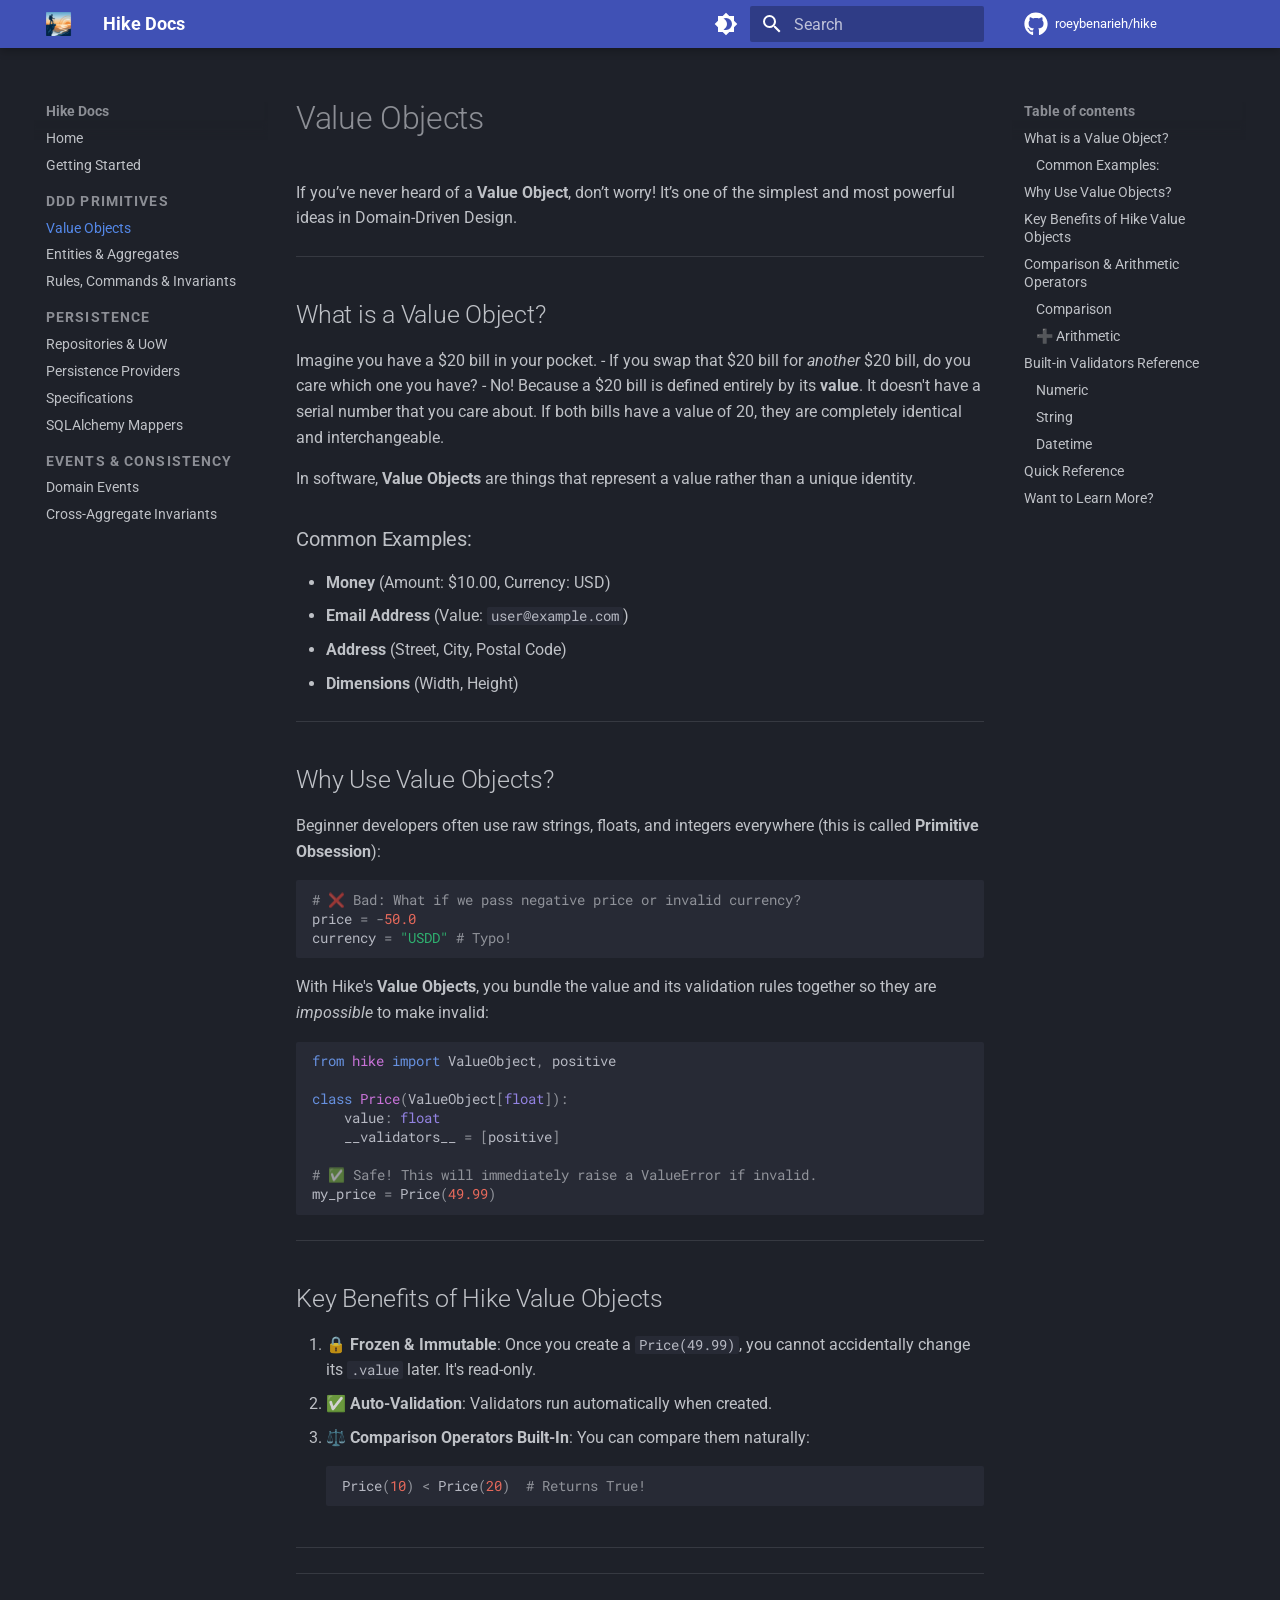
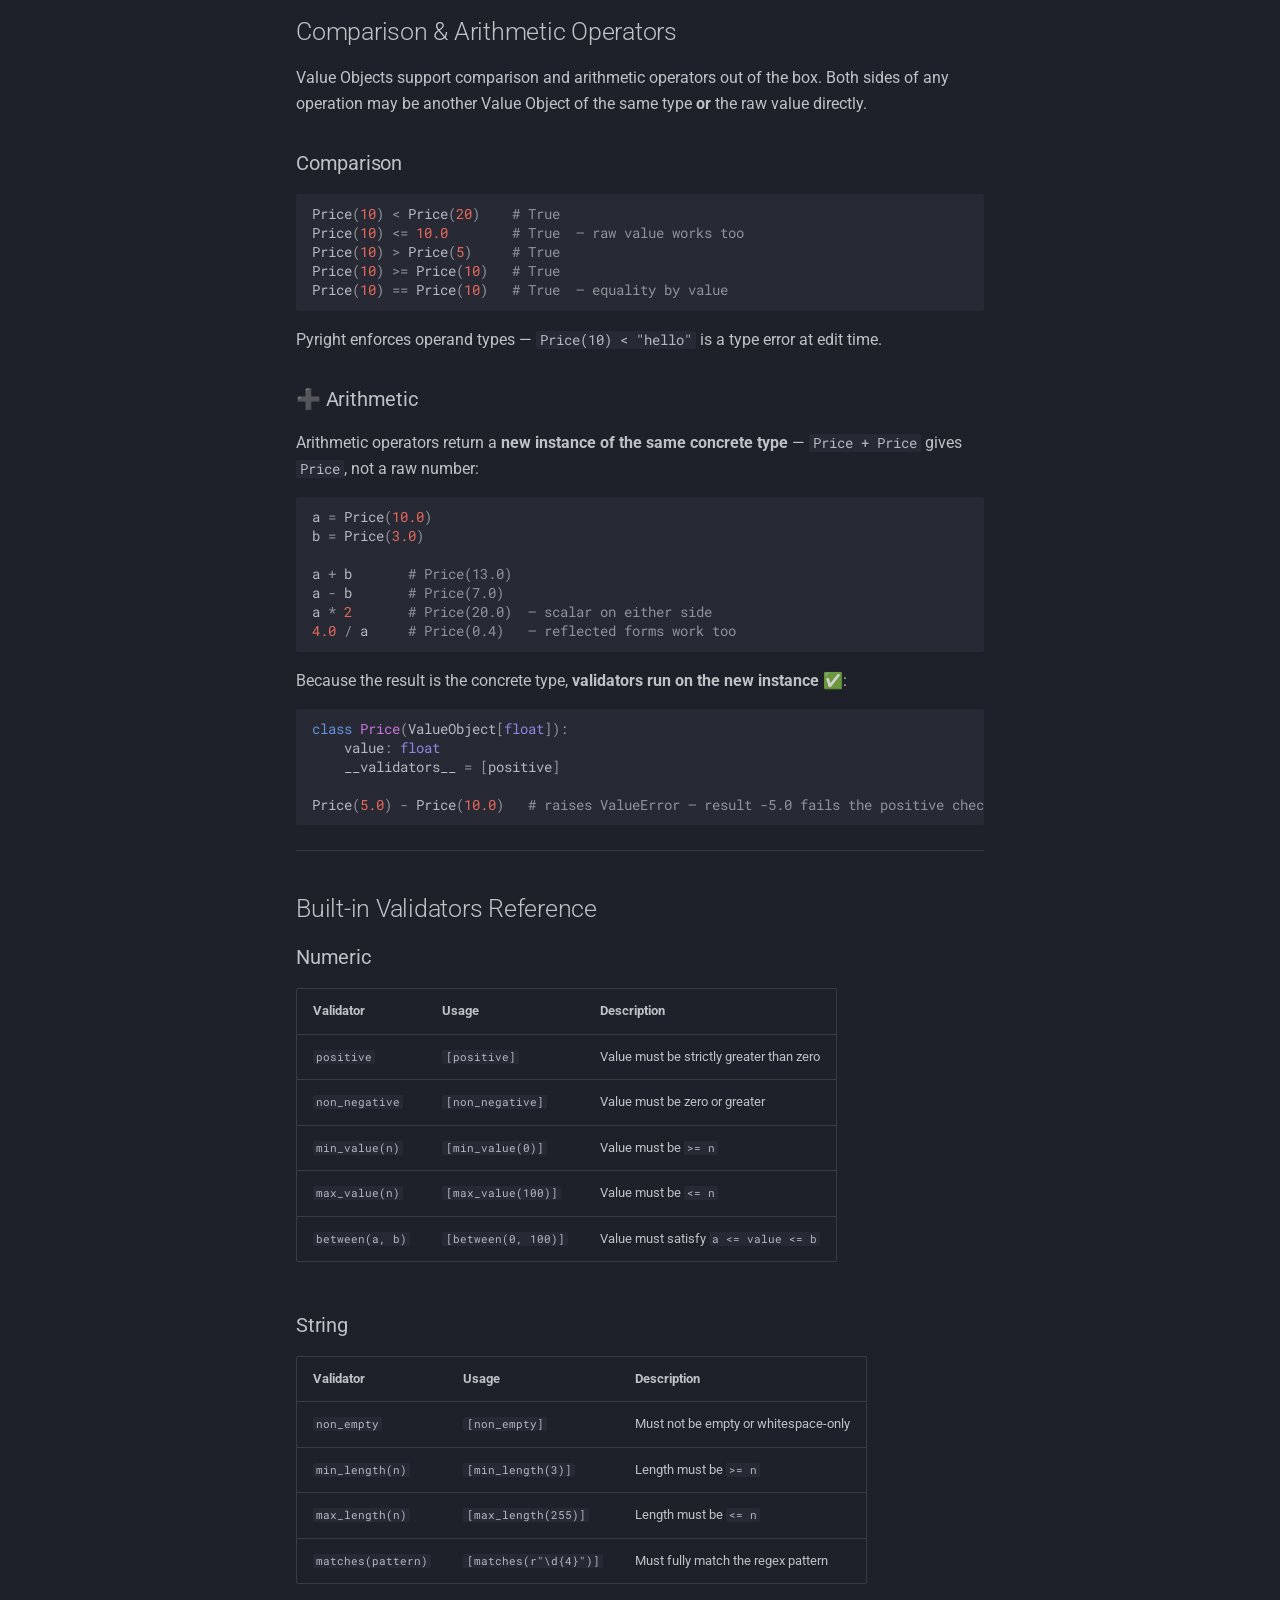
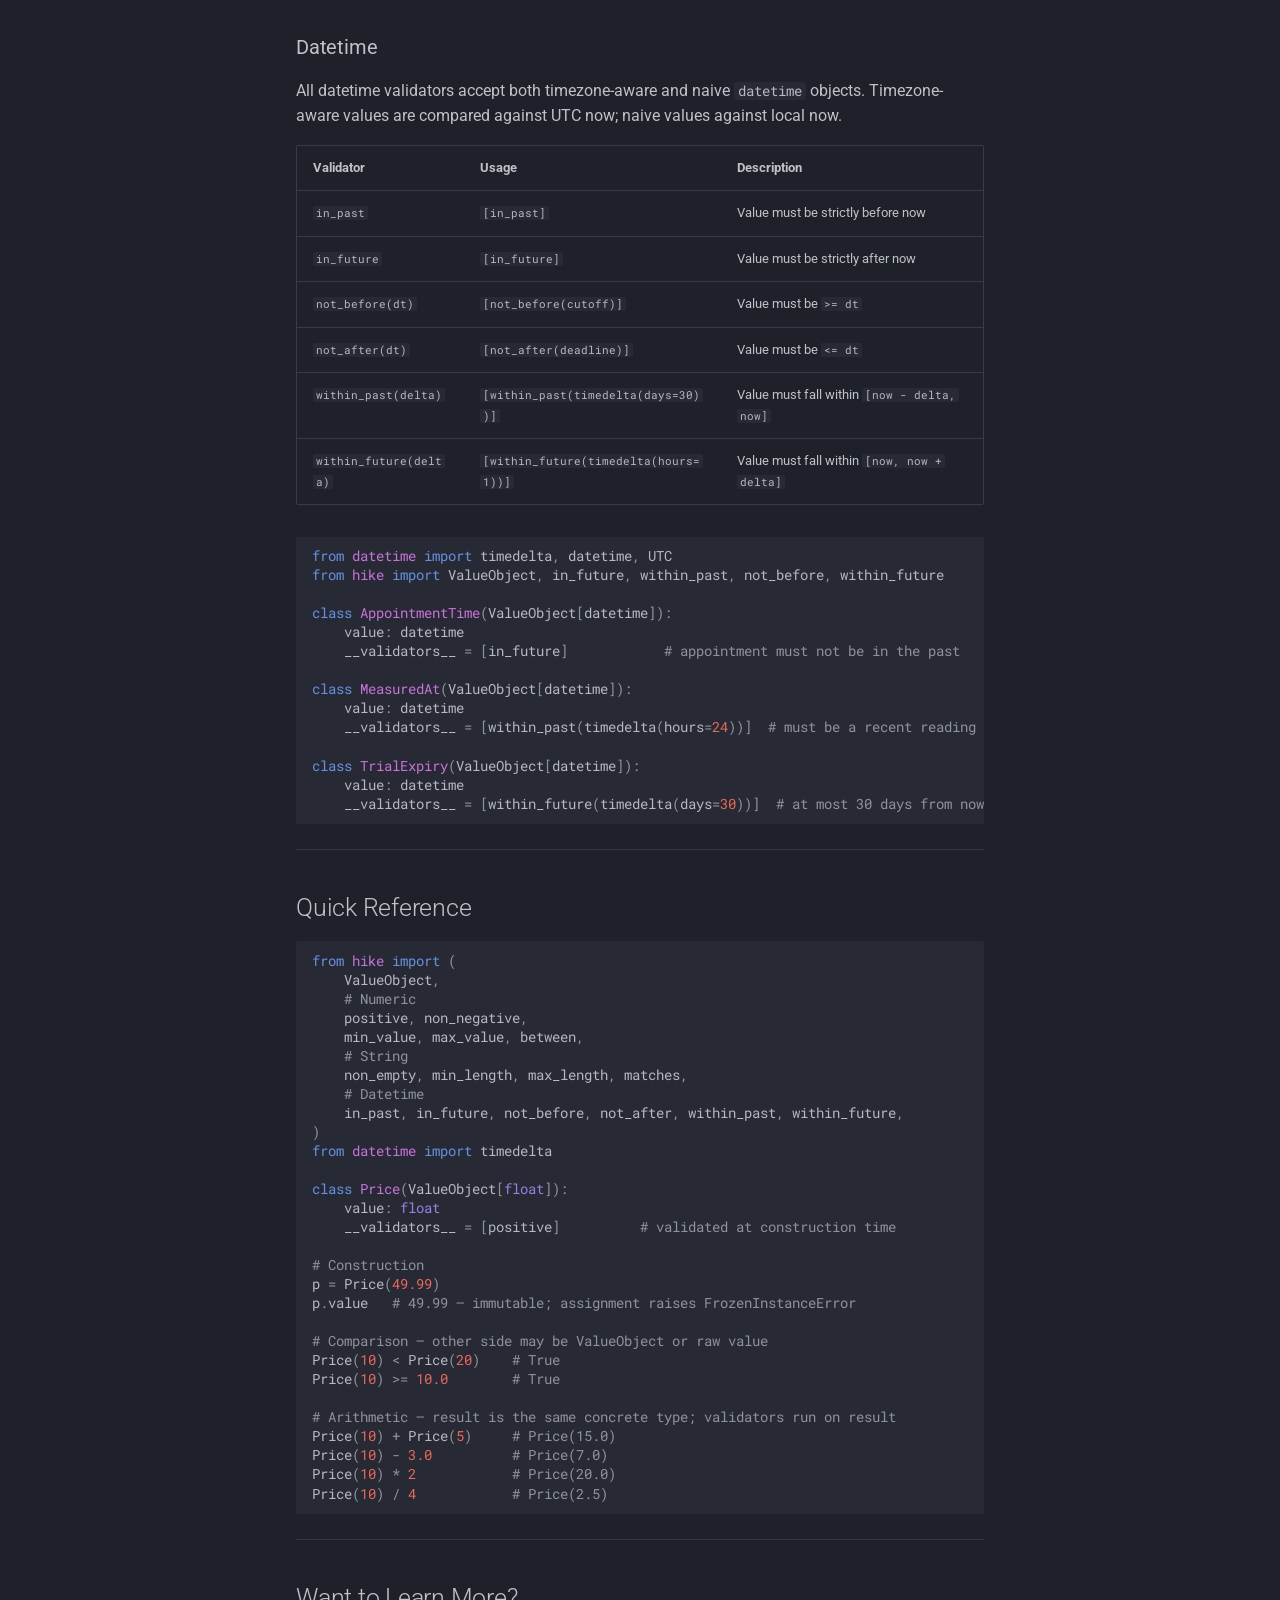
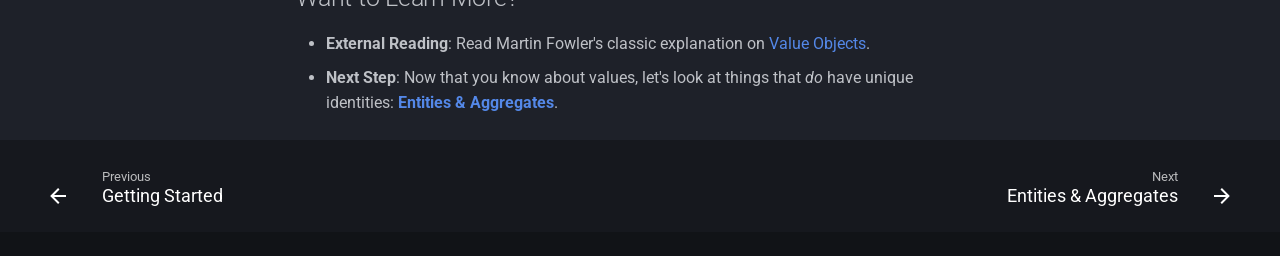
<file: guide/value-objects/index.html>
<!doctype html>
<html lang="en" class="no-js">
  <head>
    
      <meta charset="utf-8">
      <meta name="viewport" content="width=device-width,initial-scale=1">
      
      
      
      
        <link rel="prev" href="../getting-started/">
      
      
        <link rel="next" href="../entities-aggregates/">
      
      
        
      
      
      <link rel="icon" href="../../hike-icon.png">
      <meta name="generator" content="mkdocs-1.6.1, mkdocs-material-9.7.7">
    
    
      
        <title>Value Objects - Hike Docs</title>
      
    
    
      <link rel="stylesheet" href="../../assets/stylesheets/main.ec1eaa64.min.css">
      
        
        <link rel="stylesheet" href="../../assets/stylesheets/palette.ab4e12ef.min.css">
      
      


    
    
      
    
    
      
        
        
        <link rel="preconnect" href="https://fonts.gstatic.com" crossorigin>
        <link rel="stylesheet" href="https://fonts.googleapis.com/css?family=Roboto:300,300i,400,400i,700,700i%7CRoboto+Mono:400,400i,700,700i&display=fallback">
        <style>:root{--md-text-font:"Roboto";--md-code-font:"Roboto Mono"}</style>
      
    
    
      <link rel="stylesheet" href="../../stylesheets/extra.css">
    
    <script>__md_scope=new URL("../..",location),__md_hash=e=>[...e].reduce(((e,_)=>(e<<5)-e+_.charCodeAt(0)),0),__md_get=(e,_=localStorage,t=__md_scope)=>JSON.parse(_.getItem(t.pathname+"."+e)),__md_set=(e,_,t=localStorage,a=__md_scope)=>{try{t.setItem(a.pathname+"."+e,JSON.stringify(_))}catch(e){}}</script>
    
      

    
    
  </head>
  
  
    
    
      
    
    
    
    
    <body dir="ltr" data-md-color-scheme="slate" data-md-color-primary="indigo" data-md-color-accent="indigo">
  
    
    <input class="md-toggle" data-md-toggle="drawer" type="checkbox" id="__drawer" autocomplete="off">
    <input class="md-toggle" data-md-toggle="search" type="checkbox" id="__search" autocomplete="off">
    <label class="md-overlay" for="__drawer"></label>
    <div data-md-component="skip">
      
        
        <a href="#value-objects" class="md-skip">
          Skip to content
        </a>
      
    </div>
    <div data-md-component="announce">
      
    </div>
    
    
      

  

<header class="md-header md-header--shadow" data-md-component="header">
  <nav class="md-header__inner md-grid" aria-label="Header">
    <a href="../.." title="Hike Docs" class="md-header__button md-logo" aria-label="Hike Docs" data-md-component="logo">
      
  <img src="../../hike-icon.png" alt="logo">

    </a>
    <label class="md-header__button md-icon" for="__drawer">
      
      <svg xmlns="http://www.w3.org/2000/svg" viewBox="0 0 24 24"><path d="M3 6h18v2H3zm0 5h18v2H3zm0 5h18v2H3z"/></svg>
    </label>
    <div class="md-header__title" data-md-component="header-title">
      <div class="md-header__ellipsis">
        <div class="md-header__topic">
          <span class="md-ellipsis">
            Hike Docs
          </span>
        </div>
        <div class="md-header__topic" data-md-component="header-topic">
          <span class="md-ellipsis">
            
              Value Objects
            
          </span>
        </div>
      </div>
    </div>
    
      
        <form class="md-header__option" data-md-component="palette">
  
    
    
    
    <input class="md-option" data-md-color-media="" data-md-color-scheme="slate" data-md-color-primary="indigo" data-md-color-accent="indigo"  aria-label="Switch to light mode"  type="radio" name="__palette" id="__palette_0">
    
      <label class="md-header__button md-icon" title="Switch to light mode" for="__palette_1" hidden>
        <svg xmlns="http://www.w3.org/2000/svg" viewBox="0 0 24 24"><path d="M12 18c-.89 0-1.74-.2-2.5-.55C11.56 16.5 13 14.42 13 12s-1.44-4.5-3.5-5.45C10.26 6.2 11.11 6 12 6a6 6 0 0 1 6 6 6 6 0 0 1-6 6m8-9.31V4h-4.69L12 .69 8.69 4H4v4.69L.69 12 4 15.31V20h4.69L12 23.31 15.31 20H20v-4.69L23.31 12z"/></svg>
      </label>
    
  
    
    
    
    <input class="md-option" data-md-color-media="" data-md-color-scheme="default" data-md-color-primary="indigo" data-md-color-accent="indigo"  aria-label="Switch to dark mode"  type="radio" name="__palette" id="__palette_1">
    
      <label class="md-header__button md-icon" title="Switch to dark mode" for="__palette_0" hidden>
        <svg xmlns="http://www.w3.org/2000/svg" viewBox="0 0 24 24"><path d="M12 8a4 4 0 0 0-4 4 4 4 0 0 0 4 4 4 4 0 0 0 4-4 4 4 0 0 0-4-4m0 10a6 6 0 0 1-6-6 6 6 0 0 1 6-6 6 6 0 0 1 6 6 6 6 0 0 1-6 6m8-9.31V4h-4.69L12 .69 8.69 4H4v4.69L.69 12 4 15.31V20h4.69L12 23.31 15.31 20H20v-4.69L23.31 12z"/></svg>
      </label>
    
  
</form>
      
    
    
      <script>var palette=__md_get("__palette");if(palette&&palette.color){if("(prefers-color-scheme)"===palette.color.media){var media=matchMedia("(prefers-color-scheme: light)"),input=document.querySelector(media.matches?"[data-md-color-media='(prefers-color-scheme: light)']":"[data-md-color-media='(prefers-color-scheme: dark)']");palette.color.media=input.getAttribute("data-md-color-media"),palette.color.scheme=input.getAttribute("data-md-color-scheme"),palette.color.primary=input.getAttribute("data-md-color-primary"),palette.color.accent=input.getAttribute("data-md-color-accent")}for(var[key,value]of Object.entries(palette.color))document.body.setAttribute("data-md-color-"+key,value)}</script>
    
    
    
      
      
        <label class="md-header__button md-icon" for="__search">
          
          <svg xmlns="http://www.w3.org/2000/svg" viewBox="0 0 24 24"><path d="M9.5 3A6.5 6.5 0 0 1 16 9.5c0 1.61-.59 3.09-1.56 4.23l.27.27h.79l5 5-1.5 1.5-5-5v-.79l-.27-.27A6.52 6.52 0 0 1 9.5 16 6.5 6.5 0 0 1 3 9.5 6.5 6.5 0 0 1 9.5 3m0 2C7 5 5 7 5 9.5S7 14 9.5 14 14 12 14 9.5 12 5 9.5 5"/></svg>
        </label>
        <div class="md-search" data-md-component="search" role="dialog">
  <label class="md-search__overlay" for="__search"></label>
  <div class="md-search__inner" role="search">
    <form class="md-search__form" name="search">
      <input type="text" class="md-search__input" name="query" aria-label="Search" placeholder="Search" autocapitalize="off" autocorrect="off" autocomplete="off" spellcheck="false" data-md-component="search-query" required>
      <label class="md-search__icon md-icon" for="__search">
        
        <svg xmlns="http://www.w3.org/2000/svg" viewBox="0 0 24 24"><path d="M9.5 3A6.5 6.5 0 0 1 16 9.5c0 1.61-.59 3.09-1.56 4.23l.27.27h.79l5 5-1.5 1.5-5-5v-.79l-.27-.27A6.52 6.52 0 0 1 9.5 16 6.5 6.5 0 0 1 3 9.5 6.5 6.5 0 0 1 9.5 3m0 2C7 5 5 7 5 9.5S7 14 9.5 14 14 12 14 9.5 12 5 9.5 5"/></svg>
        
        <svg xmlns="http://www.w3.org/2000/svg" viewBox="0 0 24 24"><path d="M20 11v2H8l5.5 5.5-1.42 1.42L4.16 12l7.92-7.92L13.5 5.5 8 11z"/></svg>
      </label>
      <nav class="md-search__options" aria-label="Search">
        
        <button type="reset" class="md-search__icon md-icon" title="Clear" aria-label="Clear" tabindex="-1">
          
          <svg xmlns="http://www.w3.org/2000/svg" viewBox="0 0 24 24"><path d="M19 6.41 17.59 5 12 10.59 6.41 5 5 6.41 10.59 12 5 17.59 6.41 19 12 13.41 17.59 19 19 17.59 13.41 12z"/></svg>
        </button>
      </nav>
      
    </form>
    <div class="md-search__output">
      <div class="md-search__scrollwrap" tabindex="0" data-md-scrollfix>
        <div class="md-search-result" data-md-component="search-result">
          <div class="md-search-result__meta">
            Initializing search
          </div>
          <ol class="md-search-result__list" role="presentation"></ol>
        </div>
      </div>
    </div>
  </div>
</div>
      
    
    
      <div class="md-header__source">
        <a href="https://github.com/roeybenarieh/hike" title="Go to repository" class="md-source" data-md-component="source">
  <div class="md-source__icon md-icon">
    
    <svg xmlns="http://www.w3.org/2000/svg" viewBox="0 0 512 512"><!--! Font Awesome Free 7.1.0 by @fontawesome - https://fontawesome.com License - https://fontawesome.com/license/free (Icons: CC BY 4.0, Fonts: SIL OFL 1.1, Code: MIT License) Copyright 2025 Fonticons, Inc.--><path d="M173.9 397.4c0 2-2.3 3.6-5.2 3.6-3.3.3-5.6-1.3-5.6-3.6 0-2 2.3-3.6 5.2-3.6 3-.3 5.6 1.3 5.6 3.6m-31.1-4.5c-.7 2 1.3 4.3 4.3 4.9 2.6 1 5.6 0 6.2-2s-1.3-4.3-4.3-5.2c-2.6-.7-5.5.3-6.2 2.3m44.2-1.7c-2.9.7-4.9 2.6-4.6 4.9.3 2 2.9 3.3 5.9 2.6 2.9-.7 4.9-2.6 4.6-4.6-.3-1.9-3-3.2-5.9-2.9M252.8 8C114.1 8 8 113.3 8 252c0 110.9 69.8 205.8 169.5 239.2 12.8 2.3 17.3-5.6 17.3-12.1 0-6.2-.3-40.4-.3-61.4 0 0-70 15-84.7-29.8 0 0-11.4-29.1-27.8-36.6 0 0-22.9-15.7 1.6-15.4 0 0 24.9 2 38.6 25.8 21.9 38.6 58.6 27.5 72.9 20.9 2.3-16 8.8-27.1 16-33.7-55.9-6.2-112.3-14.3-112.3-110.5 0-27.5 7.6-41.3 23.6-58.9-2.6-6.5-11.1-33.3 2.6-67.9 20.9-6.5 69 27 69 27 20-5.6 41.5-8.5 62.8-8.5s42.8 2.9 62.8 8.5c0 0 48.1-33.6 69-27 13.7 34.7 5.2 61.4 2.6 67.9 16 17.7 25.8 31.5 25.8 58.9 0 96.5-58.9 104.2-114.8 110.5 9.2 7.9 17 22.9 17 46.4 0 33.7-.3 75.4-.3 83.6 0 6.5 4.6 14.4 17.3 12.1C436.2 457.8 504 362.9 504 252 504 113.3 391.5 8 252.8 8M105.2 352.9c-1.3 1-1 3.3.7 5.2 1.6 1.6 3.9 2.3 5.2 1 1.3-1 1-3.3-.7-5.2-1.6-1.6-3.9-2.3-5.2-1m-10.8-8.1c-.7 1.3.3 2.9 2.3 3.9 1.6 1 3.6.7 4.3-.7.7-1.3-.3-2.9-2.3-3.9-2-.6-3.6-.3-4.3.7m32.4 35.6c-1.6 1.3-1 4.3 1.3 6.2 2.3 2.3 5.2 2.6 6.5 1 1.3-1.3.7-4.3-1.3-6.2-2.2-2.3-5.2-2.6-6.5-1m-11.4-14.7c-1.6 1-1.6 3.6 0 5.9s4.3 3.3 5.6 2.3c1.6-1.3 1.6-3.9 0-6.2-1.4-2.3-4-3.3-5.6-2"/></svg>
  </div>
  <div class="md-source__repository">
    roeybenarieh/hike
  </div>
</a>
      </div>
    
  </nav>
  
</header>
    
    <div class="md-container" data-md-component="container">
      
      
        
          
        
      
      <main class="md-main" data-md-component="main">
        <div class="md-main__inner md-grid">
          
            
              
              <div class="md-sidebar md-sidebar--primary" data-md-component="sidebar" data-md-type="navigation" >
                <div class="md-sidebar__scrollwrap">
                  <div class="md-sidebar__inner">
                    



<nav class="md-nav md-nav--primary" aria-label="Navigation" data-md-level="0">
  <label class="md-nav__title" for="__drawer">
    <a href="../.." title="Hike Docs" class="md-nav__button md-logo" aria-label="Hike Docs" data-md-component="logo">
      
  <img src="../../hike-icon.png" alt="logo">

    </a>
    Hike Docs
  </label>
  
    <div class="md-nav__source">
      <a href="https://github.com/roeybenarieh/hike" title="Go to repository" class="md-source" data-md-component="source">
  <div class="md-source__icon md-icon">
    
    <svg xmlns="http://www.w3.org/2000/svg" viewBox="0 0 512 512"><!--! Font Awesome Free 7.1.0 by @fontawesome - https://fontawesome.com License - https://fontawesome.com/license/free (Icons: CC BY 4.0, Fonts: SIL OFL 1.1, Code: MIT License) Copyright 2025 Fonticons, Inc.--><path d="M173.9 397.4c0 2-2.3 3.6-5.2 3.6-3.3.3-5.6-1.3-5.6-3.6 0-2 2.3-3.6 5.2-3.6 3-.3 5.6 1.3 5.6 3.6m-31.1-4.5c-.7 2 1.3 4.3 4.3 4.9 2.6 1 5.6 0 6.2-2s-1.3-4.3-4.3-5.2c-2.6-.7-5.5.3-6.2 2.3m44.2-1.7c-2.9.7-4.9 2.6-4.6 4.9.3 2 2.9 3.3 5.9 2.6 2.9-.7 4.9-2.6 4.6-4.6-.3-1.9-3-3.2-5.9-2.9M252.8 8C114.1 8 8 113.3 8 252c0 110.9 69.8 205.8 169.5 239.2 12.8 2.3 17.3-5.6 17.3-12.1 0-6.2-.3-40.4-.3-61.4 0 0-70 15-84.7-29.8 0 0-11.4-29.1-27.8-36.6 0 0-22.9-15.7 1.6-15.4 0 0 24.9 2 38.6 25.8 21.9 38.6 58.6 27.5 72.9 20.9 2.3-16 8.8-27.1 16-33.7-55.9-6.2-112.3-14.3-112.3-110.5 0-27.5 7.6-41.3 23.6-58.9-2.6-6.5-11.1-33.3 2.6-67.9 20.9-6.5 69 27 69 27 20-5.6 41.5-8.5 62.8-8.5s42.8 2.9 62.8 8.5c0 0 48.1-33.6 69-27 13.7 34.7 5.2 61.4 2.6 67.9 16 17.7 25.8 31.5 25.8 58.9 0 96.5-58.9 104.2-114.8 110.5 9.2 7.9 17 22.9 17 46.4 0 33.7-.3 75.4-.3 83.6 0 6.5 4.6 14.4 17.3 12.1C436.2 457.8 504 362.9 504 252 504 113.3 391.5 8 252.8 8M105.2 352.9c-1.3 1-1 3.3.7 5.2 1.6 1.6 3.9 2.3 5.2 1 1.3-1 1-3.3-.7-5.2-1.6-1.6-3.9-2.3-5.2-1m-10.8-8.1c-.7 1.3.3 2.9 2.3 3.9 1.6 1 3.6.7 4.3-.7.7-1.3-.3-2.9-2.3-3.9-2-.6-3.6-.3-4.3.7m32.4 35.6c-1.6 1.3-1 4.3 1.3 6.2 2.3 2.3 5.2 2.6 6.5 1 1.3-1.3.7-4.3-1.3-6.2-2.2-2.3-5.2-2.6-6.5-1m-11.4-14.7c-1.6 1-1.6 3.6 0 5.9s4.3 3.3 5.6 2.3c1.6-1.3 1.6-3.9 0-6.2-1.4-2.3-4-3.3-5.6-2"/></svg>
  </div>
  <div class="md-source__repository">
    roeybenarieh/hike
  </div>
</a>
    </div>
  
  <ul class="md-nav__list" data-md-scrollfix>
    
      
      
  
  
  
  
    <li class="md-nav__item">
      <a href="../.." class="md-nav__link">
        
  
  
  <span class="md-ellipsis">
    
  
    Home
  

    
  </span>
  
  

      </a>
    </li>
  

    
      
      
  
  
  
  
    <li class="md-nav__item">
      <a href="../getting-started/" class="md-nav__link">
        
  
  
  <span class="md-ellipsis">
    
  
    Getting Started
  

    
  </span>
  
  

      </a>
    </li>
  

    
      
      
  
  
    
  
  
  
    
    
    
    
      
        
        
      
    
    
    <li class="md-nav__item md-nav__item--active md-nav__item--section md-nav__item--nested">
      
        
        
        <input class="md-nav__toggle md-toggle " type="checkbox" id="__nav_3" checked>
        
          
          <label class="md-nav__link" for="__nav_3" id="__nav_3_label" tabindex="">
            
  
  
  <span class="md-ellipsis">
    
  
    DDD Primitives
  

    
  </span>
  
  

            <span class="md-nav__icon md-icon"></span>
          </label>
        
        <nav class="md-nav" data-md-level="1" aria-labelledby="__nav_3_label" aria-expanded="true">
          <label class="md-nav__title" for="__nav_3">
            <span class="md-nav__icon md-icon"></span>
            
  
    DDD Primitives
  

          </label>
          <ul class="md-nav__list" data-md-scrollfix>
            
              
                
  
  
    
  
  
  
    <li class="md-nav__item md-nav__item--active">
      
      <input class="md-nav__toggle md-toggle" type="checkbox" id="__toc">
      
      
        
      
      
        <label class="md-nav__link md-nav__link--active" for="__toc">
          
  
  
  <span class="md-ellipsis">
    
  
    Value Objects
  

    
  </span>
  
  

          <span class="md-nav__icon md-icon"></span>
        </label>
      
      <a href="./" class="md-nav__link md-nav__link--active">
        
  
  
  <span class="md-ellipsis">
    
  
    Value Objects
  

    
  </span>
  
  

      </a>
      
        

<nav class="md-nav md-nav--secondary" aria-label="Table of contents">
  
  
  
    
  
  
    <label class="md-nav__title" for="__toc">
      <span class="md-nav__icon md-icon"></span>
      Table of contents
    </label>
    <ul class="md-nav__list" data-md-component="toc" data-md-scrollfix>
      
        <li class="md-nav__item">
  <a href="#what-is-a-value-object" class="md-nav__link">
    <span class="md-ellipsis">
      
        What is a Value Object?
      
    </span>
  </a>
  
    <nav class="md-nav" aria-label="What is a Value Object?">
      <ul class="md-nav__list">
        
          <li class="md-nav__item">
  <a href="#common-examples" class="md-nav__link">
    <span class="md-ellipsis">
      
        Common Examples:
      
    </span>
  </a>
  
</li>
        
      </ul>
    </nav>
  
</li>
      
        <li class="md-nav__item">
  <a href="#why-use-value-objects" class="md-nav__link">
    <span class="md-ellipsis">
      
        Why Use Value Objects?
      
    </span>
  </a>
  
</li>
      
        <li class="md-nav__item">
  <a href="#key-benefits-of-hike-value-objects" class="md-nav__link">
    <span class="md-ellipsis">
      
        Key Benefits of Hike Value Objects
      
    </span>
  </a>
  
</li>
      
        <li class="md-nav__item">
  <a href="#comparison-arithmetic-operators" class="md-nav__link">
    <span class="md-ellipsis">
      
        Comparison &amp; Arithmetic Operators
      
    </span>
  </a>
  
    <nav class="md-nav" aria-label="Comparison &amp; Arithmetic Operators">
      <ul class="md-nav__list">
        
          <li class="md-nav__item">
  <a href="#comparison" class="md-nav__link">
    <span class="md-ellipsis">
      
        Comparison
      
    </span>
  </a>
  
</li>
        
          <li class="md-nav__item">
  <a href="#arithmetic" class="md-nav__link">
    <span class="md-ellipsis">
      
        ➕ Arithmetic
      
    </span>
  </a>
  
</li>
        
      </ul>
    </nav>
  
</li>
      
        <li class="md-nav__item">
  <a href="#built-in-validators-reference" class="md-nav__link">
    <span class="md-ellipsis">
      
        Built-in Validators Reference
      
    </span>
  </a>
  
    <nav class="md-nav" aria-label="Built-in Validators Reference">
      <ul class="md-nav__list">
        
          <li class="md-nav__item">
  <a href="#numeric" class="md-nav__link">
    <span class="md-ellipsis">
      
        Numeric
      
    </span>
  </a>
  
</li>
        
          <li class="md-nav__item">
  <a href="#string" class="md-nav__link">
    <span class="md-ellipsis">
      
        String
      
    </span>
  </a>
  
</li>
        
          <li class="md-nav__item">
  <a href="#datetime" class="md-nav__link">
    <span class="md-ellipsis">
      
        Datetime
      
    </span>
  </a>
  
</li>
        
      </ul>
    </nav>
  
</li>
      
        <li class="md-nav__item">
  <a href="#quick-reference" class="md-nav__link">
    <span class="md-ellipsis">
      
        Quick Reference
      
    </span>
  </a>
  
</li>
      
        <li class="md-nav__item">
  <a href="#want-to-learn-more" class="md-nav__link">
    <span class="md-ellipsis">
      
        Want to Learn More?
      
    </span>
  </a>
  
</li>
      
    </ul>
  
</nav>
      
    </li>
  

              
            
              
                
  
  
  
  
    <li class="md-nav__item">
      <a href="../entities-aggregates/" class="md-nav__link">
        
  
  
  <span class="md-ellipsis">
    
  
    Entities & Aggregates
  

    
  </span>
  
  

      </a>
    </li>
  

              
            
              
                
  
  
  
  
    <li class="md-nav__item">
      <a href="../rules-commands/" class="md-nav__link">
        
  
  
  <span class="md-ellipsis">
    
  
    Rules, Commands & Invariants
  

    
  </span>
  
  

      </a>
    </li>
  

              
            
          </ul>
        </nav>
      
    </li>
  

    
      
      
  
  
  
  
    
    
    
    
      
        
        
      
    
    
    <li class="md-nav__item md-nav__item--section md-nav__item--nested">
      
        
        
        <input class="md-nav__toggle md-toggle " type="checkbox" id="__nav_4" >
        
          
          <label class="md-nav__link" for="__nav_4" id="__nav_4_label" tabindex="">
            
  
  
  <span class="md-ellipsis">
    
  
    Persistence
  

    
  </span>
  
  

            <span class="md-nav__icon md-icon"></span>
          </label>
        
        <nav class="md-nav" data-md-level="1" aria-labelledby="__nav_4_label" aria-expanded="false">
          <label class="md-nav__title" for="__nav_4">
            <span class="md-nav__icon md-icon"></span>
            
  
    Persistence
  

          </label>
          <ul class="md-nav__list" data-md-scrollfix>
            
              
                
  
  
  
  
    <li class="md-nav__item">
      <a href="../repositories-uow/" class="md-nav__link">
        
  
  
  <span class="md-ellipsis">
    
  
    Repositories & UoW
  

    
  </span>
  
  

      </a>
    </li>
  

              
            
              
                
  
  
  
  
    <li class="md-nav__item">
      <a href="../persistence-providers/" class="md-nav__link">
        
  
  
  <span class="md-ellipsis">
    
  
    Persistence Providers
  

    
  </span>
  
  

      </a>
    </li>
  

              
            
              
                
  
  
  
  
    <li class="md-nav__item">
      <a href="../specifications/" class="md-nav__link">
        
  
  
  <span class="md-ellipsis">
    
  
    Specifications
  

    
  </span>
  
  

      </a>
    </li>
  

              
            
              
                
  
  
  
  
    <li class="md-nav__item">
      <a href="../sqlalchemy-mappers/" class="md-nav__link">
        
  
  
  <span class="md-ellipsis">
    
  
    SQLAlchemy Mappers
  

    
  </span>
  
  

      </a>
    </li>
  

              
            
          </ul>
        </nav>
      
    </li>
  

    
      
      
  
  
  
  
    
    
    
    
      
        
        
      
    
    
    <li class="md-nav__item md-nav__item--section md-nav__item--nested">
      
        
        
        <input class="md-nav__toggle md-toggle " type="checkbox" id="__nav_5" >
        
          
          <label class="md-nav__link" for="__nav_5" id="__nav_5_label" tabindex="">
            
  
  
  <span class="md-ellipsis">
    
  
    Events & Consistency
  

    
  </span>
  
  

            <span class="md-nav__icon md-icon"></span>
          </label>
        
        <nav class="md-nav" data-md-level="1" aria-labelledby="__nav_5_label" aria-expanded="false">
          <label class="md-nav__title" for="__nav_5">
            <span class="md-nav__icon md-icon"></span>
            
  
    Events & Consistency
  

          </label>
          <ul class="md-nav__list" data-md-scrollfix>
            
              
                
  
  
  
  
    <li class="md-nav__item">
      <a href="../domain-events/" class="md-nav__link">
        
  
  
  <span class="md-ellipsis">
    
  
    Domain Events
  

    
  </span>
  
  

      </a>
    </li>
  

              
            
              
                
  
  
  
  
    <li class="md-nav__item">
      <a href="../cross-aggregate-invariants/" class="md-nav__link">
        
  
  
  <span class="md-ellipsis">
    
  
    Cross-Aggregate Invariants
  

    
  </span>
  
  

      </a>
    </li>
  

              
            
          </ul>
        </nav>
      
    </li>
  

    
  </ul>
</nav>
                  </div>
                </div>
              </div>
            
            
              
              <div class="md-sidebar md-sidebar--secondary" data-md-component="sidebar" data-md-type="toc" >
                <div class="md-sidebar__scrollwrap">
                  <div class="md-sidebar__inner">
                    

<nav class="md-nav md-nav--secondary" aria-label="Table of contents">
  
  
  
    
  
  
    <label class="md-nav__title" for="__toc">
      <span class="md-nav__icon md-icon"></span>
      Table of contents
    </label>
    <ul class="md-nav__list" data-md-component="toc" data-md-scrollfix>
      
        <li class="md-nav__item">
  <a href="#what-is-a-value-object" class="md-nav__link">
    <span class="md-ellipsis">
      
        What is a Value Object?
      
    </span>
  </a>
  
    <nav class="md-nav" aria-label="What is a Value Object?">
      <ul class="md-nav__list">
        
          <li class="md-nav__item">
  <a href="#common-examples" class="md-nav__link">
    <span class="md-ellipsis">
      
        Common Examples:
      
    </span>
  </a>
  
</li>
        
      </ul>
    </nav>
  
</li>
      
        <li class="md-nav__item">
  <a href="#why-use-value-objects" class="md-nav__link">
    <span class="md-ellipsis">
      
        Why Use Value Objects?
      
    </span>
  </a>
  
</li>
      
        <li class="md-nav__item">
  <a href="#key-benefits-of-hike-value-objects" class="md-nav__link">
    <span class="md-ellipsis">
      
        Key Benefits of Hike Value Objects
      
    </span>
  </a>
  
</li>
      
        <li class="md-nav__item">
  <a href="#comparison-arithmetic-operators" class="md-nav__link">
    <span class="md-ellipsis">
      
        Comparison &amp; Arithmetic Operators
      
    </span>
  </a>
  
    <nav class="md-nav" aria-label="Comparison &amp; Arithmetic Operators">
      <ul class="md-nav__list">
        
          <li class="md-nav__item">
  <a href="#comparison" class="md-nav__link">
    <span class="md-ellipsis">
      
        Comparison
      
    </span>
  </a>
  
</li>
        
          <li class="md-nav__item">
  <a href="#arithmetic" class="md-nav__link">
    <span class="md-ellipsis">
      
        ➕ Arithmetic
      
    </span>
  </a>
  
</li>
        
      </ul>
    </nav>
  
</li>
      
        <li class="md-nav__item">
  <a href="#built-in-validators-reference" class="md-nav__link">
    <span class="md-ellipsis">
      
        Built-in Validators Reference
      
    </span>
  </a>
  
    <nav class="md-nav" aria-label="Built-in Validators Reference">
      <ul class="md-nav__list">
        
          <li class="md-nav__item">
  <a href="#numeric" class="md-nav__link">
    <span class="md-ellipsis">
      
        Numeric
      
    </span>
  </a>
  
</li>
        
          <li class="md-nav__item">
  <a href="#string" class="md-nav__link">
    <span class="md-ellipsis">
      
        String
      
    </span>
  </a>
  
</li>
        
          <li class="md-nav__item">
  <a href="#datetime" class="md-nav__link">
    <span class="md-ellipsis">
      
        Datetime
      
    </span>
  </a>
  
</li>
        
      </ul>
    </nav>
  
</li>
      
        <li class="md-nav__item">
  <a href="#quick-reference" class="md-nav__link">
    <span class="md-ellipsis">
      
        Quick Reference
      
    </span>
  </a>
  
</li>
      
        <li class="md-nav__item">
  <a href="#want-to-learn-more" class="md-nav__link">
    <span class="md-ellipsis">
      
        Want to Learn More?
      
    </span>
  </a>
  
</li>
      
    </ul>
  
</nav>
                  </div>
                </div>
              </div>
            
          
          
            <div class="md-content" data-md-component="content">
              
              <article class="md-content__inner md-typeset">
                
                  


  
  


<h1 id="value-objects">Value Objects</h1>
<p>If you’ve never heard of a <strong>Value Object</strong>, don’t worry! It’s one of the simplest and most powerful ideas in Domain-Driven Design.</p>
<hr />
<h2 id="what-is-a-value-object">What is a Value Object?</h2>
<p>Imagine you have a $20 bill in your pocket. 
- If you swap that $20 bill for <em>another</em> $20 bill, do you care which one you have? 
- No! Because a $20 bill is defined entirely by its <strong>value</strong>. It doesn't have a serial number that you care about. If both bills have a value of 20, they are completely identical and interchangeable.</p>
<p>In software, <strong>Value Objects</strong> are things that represent a value rather than a unique identity. </p>
<h3 id="common-examples">Common Examples:</h3>
<ul>
<li><strong>Money</strong> (Amount: $10.00, Currency: USD)</li>
<li><strong>Email Address</strong> (Value: <code>user@example.com</code>)</li>
<li><strong>Address</strong> (Street, City, Postal Code)</li>
<li><strong>Dimensions</strong> (Width, Height)</li>
</ul>
<hr />
<h2 id="why-use-value-objects">Why Use Value Objects?</h2>
<p>Beginner developers often use raw strings, floats, and integers everywhere (this is called <strong>Primitive Obsession</strong>):</p>
<div class="language-python highlight"><pre><span></span><code><span id="__span-0-1"><a id="__codelineno-0-1" name="__codelineno-0-1" href="#__codelineno-0-1"></a><span class="c1"># ❌ Bad: What if we pass negative price or invalid currency?</span>
</span><span id="__span-0-2"><a id="__codelineno-0-2" name="__codelineno-0-2" href="#__codelineno-0-2"></a><span class="n">price</span> <span class="o">=</span> <span class="o">-</span><span class="mf">50.0</span> 
</span><span id="__span-0-3"><a id="__codelineno-0-3" name="__codelineno-0-3" href="#__codelineno-0-3"></a><span class="n">currency</span> <span class="o">=</span> <span class="s2">"USDD"</span> <span class="c1"># Typo!</span>
</span></code></pre></div>
<p>With Hike's <strong>Value Objects</strong>, you bundle the value and its validation rules together so they are <em>impossible</em> to make invalid:</p>
<div class="language-python highlight"><pre><span></span><code><span id="__span-1-1"><a id="__codelineno-1-1" name="__codelineno-1-1" href="#__codelineno-1-1"></a><span class="kn">from</span><span class="w"> </span><span class="nn">hike</span><span class="w"> </span><span class="kn">import</span> <span class="n">ValueObject</span><span class="p">,</span> <span class="n">positive</span>
</span><span id="__span-1-2"><a id="__codelineno-1-2" name="__codelineno-1-2" href="#__codelineno-1-2"></a>
</span><span id="__span-1-3"><a id="__codelineno-1-3" name="__codelineno-1-3" href="#__codelineno-1-3"></a><span class="k">class</span><span class="w"> </span><span class="nc">Price</span><span class="p">(</span><span class="n">ValueObject</span><span class="p">[</span><span class="nb">float</span><span class="p">]):</span>
</span><span id="__span-1-4"><a id="__codelineno-1-4" name="__codelineno-1-4" href="#__codelineno-1-4"></a>    <span class="n">value</span><span class="p">:</span> <span class="nb">float</span>
</span><span id="__span-1-5"><a id="__codelineno-1-5" name="__codelineno-1-5" href="#__codelineno-1-5"></a>    <span class="n">__validators__</span> <span class="o">=</span> <span class="p">[</span><span class="n">positive</span><span class="p">]</span>
</span><span id="__span-1-6"><a id="__codelineno-1-6" name="__codelineno-1-6" href="#__codelineno-1-6"></a>
</span><span id="__span-1-7"><a id="__codelineno-1-7" name="__codelineno-1-7" href="#__codelineno-1-7"></a><span class="c1"># ✅ Safe! This will immediately raise a ValueError if invalid.</span>
</span><span id="__span-1-8"><a id="__codelineno-1-8" name="__codelineno-1-8" href="#__codelineno-1-8"></a><span class="n">my_price</span> <span class="o">=</span> <span class="n">Price</span><span class="p">(</span><span class="mf">49.99</span><span class="p">)</span>
</span></code></pre></div>
<hr />
<h2 id="key-benefits-of-hike-value-objects">Key Benefits of Hike Value Objects</h2>
<ol>
<li>🔒 <strong>Frozen &amp; Immutable</strong>: Once you create a <code>Price(49.99)</code>, you cannot accidentally change its <code>.value</code> later. It's read-only.</li>
<li>✅ <strong>Auto-Validation</strong>: Validators run automatically when created.</li>
<li>⚖️ <strong>Comparison Operators Built-In</strong>: You can compare them naturally:
   <div class="language-python highlight"><pre><span></span><code><span id="__span-2-1"><a id="__codelineno-2-1" name="__codelineno-2-1" href="#__codelineno-2-1"></a><span class="n">Price</span><span class="p">(</span><span class="mi">10</span><span class="p">)</span> <span class="o">&lt;</span> <span class="n">Price</span><span class="p">(</span><span class="mi">20</span><span class="p">)</span>  <span class="c1"># Returns True!</span>
</span></code></pre></div></li>
</ol>
<hr />
<hr />
<h2 id="comparison-arithmetic-operators">Comparison &amp; Arithmetic Operators</h2>
<p>Value Objects support comparison and arithmetic operators out of the box. Both sides of any operation may be another Value Object of the same type <strong>or</strong> the raw value directly.</p>
<h3 id="comparison">Comparison</h3>
<div class="language-python highlight"><pre><span></span><code><span id="__span-3-1"><a id="__codelineno-3-1" name="__codelineno-3-1" href="#__codelineno-3-1"></a><span class="n">Price</span><span class="p">(</span><span class="mi">10</span><span class="p">)</span> <span class="o">&lt;</span> <span class="n">Price</span><span class="p">(</span><span class="mi">20</span><span class="p">)</span>    <span class="c1"># True</span>
</span><span id="__span-3-2"><a id="__codelineno-3-2" name="__codelineno-3-2" href="#__codelineno-3-2"></a><span class="n">Price</span><span class="p">(</span><span class="mi">10</span><span class="p">)</span> <span class="o">&lt;=</span> <span class="mf">10.0</span>        <span class="c1"># True  — raw value works too</span>
</span><span id="__span-3-3"><a id="__codelineno-3-3" name="__codelineno-3-3" href="#__codelineno-3-3"></a><span class="n">Price</span><span class="p">(</span><span class="mi">10</span><span class="p">)</span> <span class="o">&gt;</span> <span class="n">Price</span><span class="p">(</span><span class="mi">5</span><span class="p">)</span>     <span class="c1"># True</span>
</span><span id="__span-3-4"><a id="__codelineno-3-4" name="__codelineno-3-4" href="#__codelineno-3-4"></a><span class="n">Price</span><span class="p">(</span><span class="mi">10</span><span class="p">)</span> <span class="o">&gt;=</span> <span class="n">Price</span><span class="p">(</span><span class="mi">10</span><span class="p">)</span>   <span class="c1"># True</span>
</span><span id="__span-3-5"><a id="__codelineno-3-5" name="__codelineno-3-5" href="#__codelineno-3-5"></a><span class="n">Price</span><span class="p">(</span><span class="mi">10</span><span class="p">)</span> <span class="o">==</span> <span class="n">Price</span><span class="p">(</span><span class="mi">10</span><span class="p">)</span>   <span class="c1"># True  — equality by value</span>
</span></code></pre></div>
<p>Pyright enforces operand types — <code>Price(10) &lt; "hello"</code> is a type error at edit time.</p>
<h3 id="arithmetic">➕ Arithmetic</h3>
<p>Arithmetic operators return a <strong>new instance of the same concrete type</strong> — <code>Price + Price</code> gives <code>Price</code>, not a raw number:</p>
<div class="language-python highlight"><pre><span></span><code><span id="__span-4-1"><a id="__codelineno-4-1" name="__codelineno-4-1" href="#__codelineno-4-1"></a><span class="n">a</span> <span class="o">=</span> <span class="n">Price</span><span class="p">(</span><span class="mf">10.0</span><span class="p">)</span>
</span><span id="__span-4-2"><a id="__codelineno-4-2" name="__codelineno-4-2" href="#__codelineno-4-2"></a><span class="n">b</span> <span class="o">=</span> <span class="n">Price</span><span class="p">(</span><span class="mf">3.0</span><span class="p">)</span>
</span><span id="__span-4-3"><a id="__codelineno-4-3" name="__codelineno-4-3" href="#__codelineno-4-3"></a>
</span><span id="__span-4-4"><a id="__codelineno-4-4" name="__codelineno-4-4" href="#__codelineno-4-4"></a><span class="n">a</span> <span class="o">+</span> <span class="n">b</span>       <span class="c1"># Price(13.0)</span>
</span><span id="__span-4-5"><a id="__codelineno-4-5" name="__codelineno-4-5" href="#__codelineno-4-5"></a><span class="n">a</span> <span class="o">-</span> <span class="n">b</span>       <span class="c1"># Price(7.0)</span>
</span><span id="__span-4-6"><a id="__codelineno-4-6" name="__codelineno-4-6" href="#__codelineno-4-6"></a><span class="n">a</span> <span class="o">*</span> <span class="mi">2</span>       <span class="c1"># Price(20.0)  — scalar on either side</span>
</span><span id="__span-4-7"><a id="__codelineno-4-7" name="__codelineno-4-7" href="#__codelineno-4-7"></a><span class="mf">4.0</span> <span class="o">/</span> <span class="n">a</span>     <span class="c1"># Price(0.4)   — reflected forms work too</span>
</span></code></pre></div>
<p>Because the result is the concrete type, <strong>validators run on the new instance</strong> ✅:</p>
<div class="language-python highlight"><pre><span></span><code><span id="__span-5-1"><a id="__codelineno-5-1" name="__codelineno-5-1" href="#__codelineno-5-1"></a><span class="k">class</span><span class="w"> </span><span class="nc">Price</span><span class="p">(</span><span class="n">ValueObject</span><span class="p">[</span><span class="nb">float</span><span class="p">]):</span>
</span><span id="__span-5-2"><a id="__codelineno-5-2" name="__codelineno-5-2" href="#__codelineno-5-2"></a>    <span class="n">value</span><span class="p">:</span> <span class="nb">float</span>
</span><span id="__span-5-3"><a id="__codelineno-5-3" name="__codelineno-5-3" href="#__codelineno-5-3"></a>    <span class="n">__validators__</span> <span class="o">=</span> <span class="p">[</span><span class="n">positive</span><span class="p">]</span>
</span><span id="__span-5-4"><a id="__codelineno-5-4" name="__codelineno-5-4" href="#__codelineno-5-4"></a>
</span><span id="__span-5-5"><a id="__codelineno-5-5" name="__codelineno-5-5" href="#__codelineno-5-5"></a><span class="n">Price</span><span class="p">(</span><span class="mf">5.0</span><span class="p">)</span> <span class="o">-</span> <span class="n">Price</span><span class="p">(</span><span class="mf">10.0</span><span class="p">)</span>   <span class="c1"># raises ValueError — result -5.0 fails the positive check</span>
</span></code></pre></div>
<hr />
<h2 id="built-in-validators-reference">Built-in Validators Reference</h2>
<h3 id="numeric">Numeric</h3>
<table>
<thead>
<tr>
<th style="text-align: left;">Validator</th>
<th style="text-align: left;">Usage</th>
<th style="text-align: left;">Description</th>
</tr>
</thead>
<tbody>
<tr>
<td style="text-align: left;"><code>positive</code></td>
<td style="text-align: left;"><code>[positive]</code></td>
<td style="text-align: left;">Value must be strictly greater than zero</td>
</tr>
<tr>
<td style="text-align: left;"><code>non_negative</code></td>
<td style="text-align: left;"><code>[non_negative]</code></td>
<td style="text-align: left;">Value must be zero or greater</td>
</tr>
<tr>
<td style="text-align: left;"><code>min_value(n)</code></td>
<td style="text-align: left;"><code>[min_value(0)]</code></td>
<td style="text-align: left;">Value must be <code>&gt;= n</code></td>
</tr>
<tr>
<td style="text-align: left;"><code>max_value(n)</code></td>
<td style="text-align: left;"><code>[max_value(100)]</code></td>
<td style="text-align: left;">Value must be <code>&lt;= n</code></td>
</tr>
<tr>
<td style="text-align: left;"><code>between(a, b)</code></td>
<td style="text-align: left;"><code>[between(0, 100)]</code></td>
<td style="text-align: left;">Value must satisfy <code>a &lt;= value &lt;= b</code></td>
</tr>
</tbody>
</table>
<h3 id="string">String</h3>
<table>
<thead>
<tr>
<th style="text-align: left;">Validator</th>
<th style="text-align: left;">Usage</th>
<th style="text-align: left;">Description</th>
</tr>
</thead>
<tbody>
<tr>
<td style="text-align: left;"><code>non_empty</code></td>
<td style="text-align: left;"><code>[non_empty]</code></td>
<td style="text-align: left;">Must not be empty or whitespace-only</td>
</tr>
<tr>
<td style="text-align: left;"><code>min_length(n)</code></td>
<td style="text-align: left;"><code>[min_length(3)]</code></td>
<td style="text-align: left;">Length must be <code>&gt;= n</code></td>
</tr>
<tr>
<td style="text-align: left;"><code>max_length(n)</code></td>
<td style="text-align: left;"><code>[max_length(255)]</code></td>
<td style="text-align: left;">Length must be <code>&lt;= n</code></td>
</tr>
<tr>
<td style="text-align: left;"><code>matches(pattern)</code></td>
<td style="text-align: left;"><code>[matches(r"\d{4}")]</code></td>
<td style="text-align: left;">Must fully match the regex pattern</td>
</tr>
</tbody>
</table>
<h3 id="datetime">Datetime</h3>
<p>All datetime validators accept both timezone-aware and naive <code>datetime</code> objects. Timezone-aware values are compared against UTC now; naive values against local now.</p>
<table>
<thead>
<tr>
<th style="text-align: left;">Validator</th>
<th style="text-align: left;">Usage</th>
<th style="text-align: left;">Description</th>
</tr>
</thead>
<tbody>
<tr>
<td style="text-align: left;"><code>in_past</code></td>
<td style="text-align: left;"><code>[in_past]</code></td>
<td style="text-align: left;">Value must be strictly before now</td>
</tr>
<tr>
<td style="text-align: left;"><code>in_future</code></td>
<td style="text-align: left;"><code>[in_future]</code></td>
<td style="text-align: left;">Value must be strictly after now</td>
</tr>
<tr>
<td style="text-align: left;"><code>not_before(dt)</code></td>
<td style="text-align: left;"><code>[not_before(cutoff)]</code></td>
<td style="text-align: left;">Value must be <code>&gt;= dt</code></td>
</tr>
<tr>
<td style="text-align: left;"><code>not_after(dt)</code></td>
<td style="text-align: left;"><code>[not_after(deadline)]</code></td>
<td style="text-align: left;">Value must be <code>&lt;= dt</code></td>
</tr>
<tr>
<td style="text-align: left;"><code>within_past(delta)</code></td>
<td style="text-align: left;"><code>[within_past(timedelta(days=30))]</code></td>
<td style="text-align: left;">Value must fall within <code>[now - delta, now]</code></td>
</tr>
<tr>
<td style="text-align: left;"><code>within_future(delta)</code></td>
<td style="text-align: left;"><code>[within_future(timedelta(hours=1))]</code></td>
<td style="text-align: left;">Value must fall within <code>[now, now + delta]</code></td>
</tr>
</tbody>
</table>
<div class="language-python highlight"><pre><span></span><code><span id="__span-6-1"><a id="__codelineno-6-1" name="__codelineno-6-1" href="#__codelineno-6-1"></a><span class="kn">from</span><span class="w"> </span><span class="nn">datetime</span><span class="w"> </span><span class="kn">import</span> <span class="n">timedelta</span><span class="p">,</span> <span class="n">datetime</span><span class="p">,</span> <span class="n">UTC</span>
</span><span id="__span-6-2"><a id="__codelineno-6-2" name="__codelineno-6-2" href="#__codelineno-6-2"></a><span class="kn">from</span><span class="w"> </span><span class="nn">hike</span><span class="w"> </span><span class="kn">import</span> <span class="n">ValueObject</span><span class="p">,</span> <span class="n">in_future</span><span class="p">,</span> <span class="n">within_past</span><span class="p">,</span> <span class="n">not_before</span><span class="p">,</span> <span class="n">within_future</span>
</span><span id="__span-6-3"><a id="__codelineno-6-3" name="__codelineno-6-3" href="#__codelineno-6-3"></a>
</span><span id="__span-6-4"><a id="__codelineno-6-4" name="__codelineno-6-4" href="#__codelineno-6-4"></a><span class="k">class</span><span class="w"> </span><span class="nc">AppointmentTime</span><span class="p">(</span><span class="n">ValueObject</span><span class="p">[</span><span class="n">datetime</span><span class="p">]):</span>
</span><span id="__span-6-5"><a id="__codelineno-6-5" name="__codelineno-6-5" href="#__codelineno-6-5"></a>    <span class="n">value</span><span class="p">:</span> <span class="n">datetime</span>
</span><span id="__span-6-6"><a id="__codelineno-6-6" name="__codelineno-6-6" href="#__codelineno-6-6"></a>    <span class="n">__validators__</span> <span class="o">=</span> <span class="p">[</span><span class="n">in_future</span><span class="p">]</span>            <span class="c1"># appointment must not be in the past</span>
</span><span id="__span-6-7"><a id="__codelineno-6-7" name="__codelineno-6-7" href="#__codelineno-6-7"></a>
</span><span id="__span-6-8"><a id="__codelineno-6-8" name="__codelineno-6-8" href="#__codelineno-6-8"></a><span class="k">class</span><span class="w"> </span><span class="nc">MeasuredAt</span><span class="p">(</span><span class="n">ValueObject</span><span class="p">[</span><span class="n">datetime</span><span class="p">]):</span>
</span><span id="__span-6-9"><a id="__codelineno-6-9" name="__codelineno-6-9" href="#__codelineno-6-9"></a>    <span class="n">value</span><span class="p">:</span> <span class="n">datetime</span>
</span><span id="__span-6-10"><a id="__codelineno-6-10" name="__codelineno-6-10" href="#__codelineno-6-10"></a>    <span class="n">__validators__</span> <span class="o">=</span> <span class="p">[</span><span class="n">within_past</span><span class="p">(</span><span class="n">timedelta</span><span class="p">(</span><span class="n">hours</span><span class="o">=</span><span class="mi">24</span><span class="p">))]</span>  <span class="c1"># must be a recent reading</span>
</span><span id="__span-6-11"><a id="__codelineno-6-11" name="__codelineno-6-11" href="#__codelineno-6-11"></a>
</span><span id="__span-6-12"><a id="__codelineno-6-12" name="__codelineno-6-12" href="#__codelineno-6-12"></a><span class="k">class</span><span class="w"> </span><span class="nc">TrialExpiry</span><span class="p">(</span><span class="n">ValueObject</span><span class="p">[</span><span class="n">datetime</span><span class="p">]):</span>
</span><span id="__span-6-13"><a id="__codelineno-6-13" name="__codelineno-6-13" href="#__codelineno-6-13"></a>    <span class="n">value</span><span class="p">:</span> <span class="n">datetime</span>
</span><span id="__span-6-14"><a id="__codelineno-6-14" name="__codelineno-6-14" href="#__codelineno-6-14"></a>    <span class="n">__validators__</span> <span class="o">=</span> <span class="p">[</span><span class="n">within_future</span><span class="p">(</span><span class="n">timedelta</span><span class="p">(</span><span class="n">days</span><span class="o">=</span><span class="mi">30</span><span class="p">))]</span>  <span class="c1"># at most 30 days from now</span>
</span></code></pre></div>
<hr />
<h2 id="quick-reference">Quick Reference</h2>
<div class="language-python highlight"><pre><span></span><code><span id="__span-7-1"><a id="__codelineno-7-1" name="__codelineno-7-1" href="#__codelineno-7-1"></a><span class="kn">from</span><span class="w"> </span><span class="nn">hike</span><span class="w"> </span><span class="kn">import</span> <span class="p">(</span>
</span><span id="__span-7-2"><a id="__codelineno-7-2" name="__codelineno-7-2" href="#__codelineno-7-2"></a>    <span class="n">ValueObject</span><span class="p">,</span>
</span><span id="__span-7-3"><a id="__codelineno-7-3" name="__codelineno-7-3" href="#__codelineno-7-3"></a>    <span class="c1"># Numeric</span>
</span><span id="__span-7-4"><a id="__codelineno-7-4" name="__codelineno-7-4" href="#__codelineno-7-4"></a>    <span class="n">positive</span><span class="p">,</span> <span class="n">non_negative</span><span class="p">,</span>
</span><span id="__span-7-5"><a id="__codelineno-7-5" name="__codelineno-7-5" href="#__codelineno-7-5"></a>    <span class="n">min_value</span><span class="p">,</span> <span class="n">max_value</span><span class="p">,</span> <span class="n">between</span><span class="p">,</span>
</span><span id="__span-7-6"><a id="__codelineno-7-6" name="__codelineno-7-6" href="#__codelineno-7-6"></a>    <span class="c1"># String</span>
</span><span id="__span-7-7"><a id="__codelineno-7-7" name="__codelineno-7-7" href="#__codelineno-7-7"></a>    <span class="n">non_empty</span><span class="p">,</span> <span class="n">min_length</span><span class="p">,</span> <span class="n">max_length</span><span class="p">,</span> <span class="n">matches</span><span class="p">,</span>
</span><span id="__span-7-8"><a id="__codelineno-7-8" name="__codelineno-7-8" href="#__codelineno-7-8"></a>    <span class="c1"># Datetime</span>
</span><span id="__span-7-9"><a id="__codelineno-7-9" name="__codelineno-7-9" href="#__codelineno-7-9"></a>    <span class="n">in_past</span><span class="p">,</span> <span class="n">in_future</span><span class="p">,</span> <span class="n">not_before</span><span class="p">,</span> <span class="n">not_after</span><span class="p">,</span> <span class="n">within_past</span><span class="p">,</span> <span class="n">within_future</span><span class="p">,</span>
</span><span id="__span-7-10"><a id="__codelineno-7-10" name="__codelineno-7-10" href="#__codelineno-7-10"></a><span class="p">)</span>
</span><span id="__span-7-11"><a id="__codelineno-7-11" name="__codelineno-7-11" href="#__codelineno-7-11"></a><span class="kn">from</span><span class="w"> </span><span class="nn">datetime</span><span class="w"> </span><span class="kn">import</span> <span class="n">timedelta</span>
</span><span id="__span-7-12"><a id="__codelineno-7-12" name="__codelineno-7-12" href="#__codelineno-7-12"></a>
</span><span id="__span-7-13"><a id="__codelineno-7-13" name="__codelineno-7-13" href="#__codelineno-7-13"></a><span class="k">class</span><span class="w"> </span><span class="nc">Price</span><span class="p">(</span><span class="n">ValueObject</span><span class="p">[</span><span class="nb">float</span><span class="p">]):</span>
</span><span id="__span-7-14"><a id="__codelineno-7-14" name="__codelineno-7-14" href="#__codelineno-7-14"></a>    <span class="n">value</span><span class="p">:</span> <span class="nb">float</span>
</span><span id="__span-7-15"><a id="__codelineno-7-15" name="__codelineno-7-15" href="#__codelineno-7-15"></a>    <span class="n">__validators__</span> <span class="o">=</span> <span class="p">[</span><span class="n">positive</span><span class="p">]</span>          <span class="c1"># validated at construction time</span>
</span><span id="__span-7-16"><a id="__codelineno-7-16" name="__codelineno-7-16" href="#__codelineno-7-16"></a>
</span><span id="__span-7-17"><a id="__codelineno-7-17" name="__codelineno-7-17" href="#__codelineno-7-17"></a><span class="c1"># Construction</span>
</span><span id="__span-7-18"><a id="__codelineno-7-18" name="__codelineno-7-18" href="#__codelineno-7-18"></a><span class="n">p</span> <span class="o">=</span> <span class="n">Price</span><span class="p">(</span><span class="mf">49.99</span><span class="p">)</span>
</span><span id="__span-7-19"><a id="__codelineno-7-19" name="__codelineno-7-19" href="#__codelineno-7-19"></a><span class="n">p</span><span class="o">.</span><span class="n">value</span>   <span class="c1"># 49.99 — immutable; assignment raises FrozenInstanceError</span>
</span><span id="__span-7-20"><a id="__codelineno-7-20" name="__codelineno-7-20" href="#__codelineno-7-20"></a>
</span><span id="__span-7-21"><a id="__codelineno-7-21" name="__codelineno-7-21" href="#__codelineno-7-21"></a><span class="c1"># Comparison — other side may be ValueObject or raw value</span>
</span><span id="__span-7-22"><a id="__codelineno-7-22" name="__codelineno-7-22" href="#__codelineno-7-22"></a><span class="n">Price</span><span class="p">(</span><span class="mi">10</span><span class="p">)</span> <span class="o">&lt;</span> <span class="n">Price</span><span class="p">(</span><span class="mi">20</span><span class="p">)</span>    <span class="c1"># True</span>
</span><span id="__span-7-23"><a id="__codelineno-7-23" name="__codelineno-7-23" href="#__codelineno-7-23"></a><span class="n">Price</span><span class="p">(</span><span class="mi">10</span><span class="p">)</span> <span class="o">&gt;=</span> <span class="mf">10.0</span>        <span class="c1"># True</span>
</span><span id="__span-7-24"><a id="__codelineno-7-24" name="__codelineno-7-24" href="#__codelineno-7-24"></a>
</span><span id="__span-7-25"><a id="__codelineno-7-25" name="__codelineno-7-25" href="#__codelineno-7-25"></a><span class="c1"># Arithmetic — result is the same concrete type; validators run on result</span>
</span><span id="__span-7-26"><a id="__codelineno-7-26" name="__codelineno-7-26" href="#__codelineno-7-26"></a><span class="n">Price</span><span class="p">(</span><span class="mi">10</span><span class="p">)</span> <span class="o">+</span> <span class="n">Price</span><span class="p">(</span><span class="mi">5</span><span class="p">)</span>     <span class="c1"># Price(15.0)</span>
</span><span id="__span-7-27"><a id="__codelineno-7-27" name="__codelineno-7-27" href="#__codelineno-7-27"></a><span class="n">Price</span><span class="p">(</span><span class="mi">10</span><span class="p">)</span> <span class="o">-</span> <span class="mf">3.0</span>          <span class="c1"># Price(7.0)</span>
</span><span id="__span-7-28"><a id="__codelineno-7-28" name="__codelineno-7-28" href="#__codelineno-7-28"></a><span class="n">Price</span><span class="p">(</span><span class="mi">10</span><span class="p">)</span> <span class="o">*</span> <span class="mi">2</span>            <span class="c1"># Price(20.0)</span>
</span><span id="__span-7-29"><a id="__codelineno-7-29" name="__codelineno-7-29" href="#__codelineno-7-29"></a><span class="n">Price</span><span class="p">(</span><span class="mi">10</span><span class="p">)</span> <span class="o">/</span> <span class="mi">4</span>            <span class="c1"># Price(2.5)</span>
</span></code></pre></div>
<hr />
<h2 id="want-to-learn-more">Want to Learn More?</h2>
<ul>
<li><strong>External Reading</strong>: Read Martin Fowler's classic explanation on <a href="https://martinfowler.com/bliki/ValueObject.html">Value Objects</a>.</li>
<li><strong>Next Step</strong>: Now that you know about values, let's look at things that <em>do</em> have unique identities: <strong><a href="../entities-aggregates/">Entities &amp; Aggregates</a></strong>.</li>
</ul>












                
              </article>
            </div>
          
          
<script>var target=document.getElementById(location.hash.slice(1));target&&target.name&&(target.checked=target.name.startsWith("__tabbed_"))</script>
        </div>
        
      </main>
      
        <footer class="md-footer">
  
    
      
      <nav class="md-footer__inner md-grid" aria-label="Footer" >
        
          
          <a href="../getting-started/" class="md-footer__link md-footer__link--prev" aria-label="Previous: Getting Started">
            <div class="md-footer__button md-icon">
              
              <svg xmlns="http://www.w3.org/2000/svg" viewBox="0 0 24 24"><path d="M20 11v2H8l5.5 5.5-1.42 1.42L4.16 12l7.92-7.92L13.5 5.5 8 11z"/></svg>
            </div>
            <div class="md-footer__title">
              <span class="md-footer__direction">
                Previous
              </span>
              <div class="md-ellipsis">
                Getting Started
              </div>
            </div>
          </a>
        
        
          
          <a href="../entities-aggregates/" class="md-footer__link md-footer__link--next" aria-label="Next: Entities &amp; Aggregates">
            <div class="md-footer__title">
              <span class="md-footer__direction">
                Next
              </span>
              <div class="md-ellipsis">
                Entities & Aggregates
              </div>
            </div>
            <div class="md-footer__button md-icon">
              
              <svg xmlns="http://www.w3.org/2000/svg" viewBox="0 0 24 24"><path d="M4 11v2h12l-5.5 5.5 1.42 1.42L19.84 12l-7.92-7.92L10.5 5.5 16 11z"/></svg>
            </div>
          </a>
        
      </nav>
    
  
  <div class="md-footer-meta md-typeset">
    <div class="md-footer-meta__inner md-grid">
      <div class="md-copyright">
  
  
</div>
      
    </div>
  </div>
</footer>
      
    </div>
    <div class="md-dialog" data-md-component="dialog">
      <div class="md-dialog__inner md-typeset"></div>
    </div>
    
    
    
      
      
      <script id="__config" type="application/json">{"annotate": null, "base": "../..", "features": ["navigation.footer", "navigation.sections"], "search": "../../assets/javascripts/workers/search.2c215733.min.js", "tags": null, "translations": {"clipboard.copied": "Copied to clipboard", "clipboard.copy": "Copy to clipboard", "search.result.more.one": "1 more on this page", "search.result.more.other": "# more on this page", "search.result.none": "No matching documents", "search.result.one": "1 matching document", "search.result.other": "# matching documents", "search.result.placeholder": "Type to start searching", "search.result.term.missing": "Missing", "select.version": "Select version"}, "version": null}</script>
    
    
      <script src="../../assets/javascripts/bundle.d7400e89.min.js"></script>
      
    
  </body>
</html>
</file>
<file: stylesheets/extra.css>
/* Section titles in the sidebar nav */
.md-nav__item--section > .md-nav__link {
  font-size: 0.7rem;
  font-weight: 700;
  letter-spacing: 0.08em;
  text-transform: uppercase;
  color: var(--md-primary-fg-color);
  margin-top: 1.25em;
  opacity: 1;
}
</file>
<file: assets/stylesheets/main.ec1eaa64.min.css>
@charset "UTF-8";html{-webkit-text-size-adjust:none;-moz-text-size-adjust:none;text-size-adjust:none;box-sizing:border-box}*,:after,:before{box-sizing:inherit}@media (prefers-reduced-motion){*,:after,:before{transition:none!important}}body{margin:0}a,button,input,label{-webkit-tap-highlight-color:transparent}a{color:inherit;text-decoration:none}hr{border:0;box-sizing:initial;display:block;height:.05rem;overflow:visible;padding:0}small{font-size:80%}sub,sup{line-height:1em}img{border-style:none}table{border-collapse:initial;border-spacing:0}td,th{font-weight:400;vertical-align:top}button{background:#0000;border:0;font-family:inherit;font-size:inherit;margin:0;padding:0}input{border:0;outline:none}:root{--md-primary-fg-color:#4051b5;--md-primary-fg-color--light:#5d6cc0;--md-primary-fg-color--dark:#303fa1;--md-primary-bg-color:#fff;--md-primary-bg-color--light:#ffffffb3;--md-accent-fg-color:#526cfe;--md-accent-fg-color--transparent:#526cfe1a;--md-accent-bg-color:#fff;--md-accent-bg-color--light:#ffffffb3}[data-md-color-scheme=default]{color-scheme:light}[data-md-color-scheme=default] img[src$="#gh-dark-mode-only"],[data-md-color-scheme=default] img[src$="#only-dark"]{display:none}:root,[data-md-color-scheme=default]{--md-hue:225deg;--md-default-fg-color:#000000de;--md-default-fg-color--light:#0000008a;--md-default-fg-color--lighter:#00000052;--md-default-fg-color--lightest:#00000012;--md-default-bg-color:#fff;--md-default-bg-color--light:#ffffffb3;--md-default-bg-color--lighter:#ffffff4d;--md-default-bg-color--lightest:#ffffff1f;--md-code-fg-color:#36464e;--md-code-bg-color:#f5f5f5;--md-code-bg-color--light:#f5f5f5b3;--md-code-bg-color--lighter:#f5f5f54d;--md-code-hl-color:#4287ff;--md-code-hl-color--light:#4287ff1a;--md-code-hl-number-color:#d52a2a;--md-code-hl-special-color:#db1457;--md-code-hl-function-color:#a846b9;--md-code-hl-constant-color:#6e59d9;--md-code-hl-keyword-color:#3f6ec6;--md-code-hl-string-color:#1c7d4d;--md-code-hl-name-color:var(--md-code-fg-color);--md-code-hl-operator-color:var(--md-default-fg-color--light);--md-code-hl-punctuation-color:var(--md-default-fg-color--light);--md-code-hl-comment-color:var(--md-default-fg-color--light);--md-code-hl-generic-color:var(--md-default-fg-color--light);--md-code-hl-variable-color:var(--md-default-fg-color--light);--md-typeset-color:var(--md-default-fg-color);--md-typeset-a-color:var(--md-primary-fg-color);--md-typeset-del-color:#f5503d26;--md-typeset-ins-color:#0bd57026;--md-typeset-kbd-color:#fafafa;--md-typeset-kbd-accent-color:#fff;--md-typeset-kbd-border-color:#b8b8b8;--md-typeset-mark-color:#ffff0080;--md-typeset-table-color:#0000001f;--md-typeset-table-color--light:rgba(0,0,0,.035);--md-admonition-fg-color:var(--md-default-fg-color);--md-admonition-bg-color:var(--md-default-bg-color);--md-warning-fg-color:#000000de;--md-warning-bg-color:#ff9;--md-footer-fg-color:#fff;--md-footer-fg-color--light:#ffffffb3;--md-footer-fg-color--lighter:#ffffff73;--md-footer-bg-color:#000000de;--md-footer-bg-color--dark:#00000052;--md-shadow-z1:0 0.2rem 0.5rem #0000000d,0 0 0.05rem #0000001a;--md-shadow-z2:0 0.2rem 0.5rem #0000001a,0 0 0.05rem #00000040;--md-shadow-z3:0 0.2rem 0.5rem #0003,0 0 0.05rem #00000059}.md-icon svg{fill:currentcolor;display:block;height:1.2rem;width:1.2rem}body{-webkit-font-smoothing:antialiased;-moz-osx-font-smoothing:grayscale;--md-text-font-family:var(--md-text-font,_),-apple-system,BlinkMacSystemFont,Helvetica,Arial,sans-serif;--md-code-font-family:var(--md-code-font,_),SFMono-Regular,Consolas,Menlo,monospace}aside,body,input{font-feature-settings:"kern","liga";color:var(--md-typeset-color);font-family:var(--md-text-font-family)}code,kbd,pre{font-feature-settings:"kern";font-family:var(--md-code-font-family)}:root{--md-typeset-table-sort-icon:url('data:image/svg+xml;charset=utf-8,<svg xmlns="http://www.w3.org/2000/svg" viewBox="0 0 24 24"><path d="m18 21-4-4h3V7h-3l4-4 4 4h-3v10h3M2 19v-2h10v2M2 13v-2h7v2M2 7V5h4v2z"/></svg>');--md-typeset-table-sort-icon--asc:url('data:image/svg+xml;charset=utf-8,<svg xmlns="http://www.w3.org/2000/svg" viewBox="0 0 24 24"><path d="M19 17h3l-4 4-4-4h3V3h2M2 17h10v2H2M6 5v2H2V5m0 6h7v2H2z"/></svg>');--md-typeset-table-sort-icon--desc:url('data:image/svg+xml;charset=utf-8,<svg xmlns="http://www.w3.org/2000/svg" viewBox="0 0 24 24"><path d="M19 7h3l-4-4-4 4h3v14h2M2 17h10v2H2M6 5v2H2V5m0 6h7v2H2z"/></svg>')}.md-typeset{-webkit-print-color-adjust:exact;color-adjust:exact;font-size:.8rem;line-height:1.6;overflow-wrap:break-word}@media print{.md-typeset{font-size:.68rem}}.md-typeset blockquote,.md-typeset dl,.md-typeset figure,.md-typeset ol,.md-typeset pre,.md-typeset ul{margin-bottom:1em;margin-top:1em}.md-typeset h1{color:var(--md-default-fg-color--light);font-size:2em;line-height:1.3;margin:0 0 1.25em}.md-typeset h1,.md-typeset h2{font-weight:300;letter-spacing:-.01em}.md-typeset h2{font-size:1.5625em;line-height:1.4;margin:1.6em 0 .64em}.md-typeset h3{font-size:1.25em;font-weight:400;letter-spacing:-.01em;line-height:1.5;margin:1.6em 0 .8em}.md-typeset h2+h3{margin-top:.8em}.md-typeset h4{font-weight:700;letter-spacing:-.01em;margin:1em 0}.md-typeset h5,.md-typeset h6{color:var(--md-default-fg-color--light);font-size:.8em;font-weight:700;letter-spacing:-.01em;margin:1.25em 0}.md-typeset h5{text-transform:uppercase}.md-typeset h5 code{text-transform:none}.md-typeset hr{border-bottom:.05rem solid var(--md-default-fg-color--lightest);display:flow-root;margin:1.5em 0}.md-typeset a{color:var(--md-typeset-a-color);word-break:break-word}.md-typeset a,.md-typeset a:before{transition:color 125ms}.md-typeset a:focus,.md-typeset a:hover{color:var(--md-accent-fg-color)}.md-typeset a:focus code,.md-typeset a:hover code{background-color:var(--md-accent-fg-color--transparent);color:var(--md-accent-fg-color)}.md-typeset a code{color:var(--md-typeset-a-color)}.md-typeset a.focus-visible{outline-color:var(--md-accent-fg-color);outline-offset:.2rem}.md-typeset code,.md-typeset kbd,.md-typeset pre{color:var(--md-code-fg-color);direction:ltr;font-variant-ligatures:none;transition:background-color 125ms}@media print{.md-typeset code,.md-typeset kbd,.md-typeset pre{white-space:pre-wrap}}.md-typeset code{background-color:var(--md-code-bg-color);border-radius:.1rem;-webkit-box-decoration-break:clone;box-decoration-break:clone;font-size:.85em;padding:0 .2941176471em;transition:color 125ms,background-color 125ms;word-break:break-word}.md-typeset code:not(.focus-visible){-webkit-tap-highlight-color:transparent;outline:none}.md-typeset pre{display:flow-root;line-height:1.4;position:relative}.md-typeset pre>code{-webkit-box-decoration-break:slice;box-decoration-break:slice;box-shadow:none;display:block;margin:0;outline-color:var(--md-accent-fg-color);overflow:auto;padding:.7720588235em 1.1764705882em;scrollbar-color:var(--md-default-fg-color--lighter) #0000;scrollbar-width:thin;touch-action:auto;word-break:normal}.md-typeset pre>code:hover{scrollbar-color:var(--md-accent-fg-color) #0000}.md-typeset pre>code::-webkit-scrollbar{height:.2rem;width:.2rem}.md-typeset pre>code::-webkit-scrollbar-thumb{background-color:var(--md-default-fg-color--lighter)}.md-typeset pre>code::-webkit-scrollbar-thumb:hover{background-color:var(--md-accent-fg-color)}.md-typeset kbd{background-color:var(--md-typeset-kbd-color);border-radius:.1rem;box-shadow:0 .1rem 0 .05rem var(--md-typeset-kbd-border-color),0 .1rem 0 var(--md-typeset-kbd-border-color),0 -.1rem .2rem var(--md-typeset-kbd-accent-color) inset;color:var(--md-default-fg-color);display:inline-block;font-size:.75em;padding:0 .6666666667em;vertical-align:text-top;word-break:break-word}.md-typeset mark{background-color:var(--md-typeset-mark-color);-webkit-box-decoration-break:clone;box-decoration-break:clone;color:inherit;word-break:break-word}.md-typeset abbr{cursor:help;text-decoration:none}.md-typeset [data-preview],.md-typeset abbr{border-bottom:.05rem dotted var(--md-default-fg-color--light)}.md-typeset small{opacity:.75}[dir=ltr] .md-typeset sub,[dir=ltr] .md-typeset sup{margin-left:.078125em}[dir=rtl] .md-typeset sub,[dir=rtl] .md-typeset sup{margin-right:.078125em}[dir=ltr] .md-typeset blockquote{padding-left:.6rem}[dir=rtl] .md-typeset blockquote{padding-right:.6rem}[dir=ltr] .md-typeset blockquote{border-left:.2rem solid var(--md-default-fg-color--lighter)}[dir=rtl] .md-typeset blockquote{border-right:.2rem solid var(--md-default-fg-color--lighter)}.md-typeset blockquote{color:var(--md-default-fg-color--light);margin-left:0;margin-right:0}.md-typeset ul{list-style-type:disc}.md-typeset ul[type]{list-style-type:revert-layer}[dir=ltr] .md-typeset ol,[dir=ltr] .md-typeset ul{margin-left:.625em}[dir=rtl] .md-typeset ol,[dir=rtl] .md-typeset ul{margin-right:.625em}.md-typeset ol,.md-typeset ul{padding:0}.md-typeset ol:not([hidden]),.md-typeset ul:not([hidden]){display:flow-root}.md-typeset ol ol,.md-typeset ul ol{list-style-type:lower-alpha}.md-typeset ol ol ol,.md-typeset ul ol ol{list-style-type:lower-roman}.md-typeset ol ol ol ol,.md-typeset ul ol ol ol{list-style-type:upper-alpha}.md-typeset ol ol ol ol ol,.md-typeset ul ol ol ol ol{list-style-type:upper-roman}.md-typeset ol[type],.md-typeset ul[type]{list-style-type:revert-layer}[dir=ltr] .md-typeset ol li,[dir=ltr] .md-typeset ul li{margin-left:1.25em}[dir=rtl] .md-typeset ol li,[dir=rtl] .md-typeset ul li{margin-right:1.25em}.md-typeset ol li,.md-typeset ul li{margin-bottom:.5em}.md-typeset ol li blockquote,.md-typeset ol li p,.md-typeset ul li blockquote,.md-typeset ul li p{margin:.5em 0}.md-typeset ol li:last-child,.md-typeset ul li:last-child{margin-bottom:0}[dir=ltr] .md-typeset ol li ol,[dir=ltr] .md-typeset ol li ul,[dir=ltr] .md-typeset ul li ol,[dir=ltr] .md-typeset ul li ul{margin-left:.625em}[dir=rtl] .md-typeset ol li ol,[dir=rtl] .md-typeset ol li ul,[dir=rtl] .md-typeset ul li ol,[dir=rtl] .md-typeset ul li ul{margin-right:.625em}.md-typeset ol li ol,.md-typeset ol li ul,.md-typeset ul li ol,.md-typeset ul li ul{margin-bottom:.5em;margin-top:.5em}[dir=ltr] .md-typeset dd{margin-left:1.875em}[dir=rtl] .md-typeset dd{margin-right:1.875em}.md-typeset dd{margin-bottom:1.5em;margin-top:1em}.md-typeset img,.md-typeset svg,.md-typeset video{height:auto;max-width:100%}.md-typeset img[align=left]{margin:1em 1em 1em 0}.md-typeset img[align=right]{margin:1em 0 1em 1em}.md-typeset img[align]:only-child{margin-top:0}.md-typeset figure{display:flow-root;margin:1em auto;max-width:100%;text-align:center;width:fit-content}.md-typeset figure img{display:block;margin:0 auto}.md-typeset figcaption{font-style:italic;margin:1em auto;max-width:24rem}.md-typeset iframe{max-width:100%}.md-typeset table:not([class]){background-color:var(--md-default-bg-color);border:.05rem solid var(--md-typeset-table-color);border-radius:.1rem;display:inline-block;font-size:.64rem;max-width:100%;overflow:auto;touch-action:auto}@media print{.md-typeset table:not([class]){display:table}}.md-typeset table:not([class])+*{margin-top:1.5em}.md-typeset table:not([class]) td>:first-child,.md-typeset table:not([class]) th>:first-child{margin-top:0}.md-typeset table:not([class]) td>:last-child,.md-typeset table:not([class]) th>:last-child{margin-bottom:0}.md-typeset table:not([class]) td:not([align]),.md-typeset table:not([class]) th:not([align]){text-align:left}[dir=rtl] .md-typeset table:not([class]) td:not([align]),[dir=rtl] .md-typeset table:not([class]) th:not([align]){text-align:right}.md-typeset table:not([class]) th{font-weight:700;min-width:5rem;padding:.9375em 1.25em;vertical-align:top}.md-typeset table:not([class]) td{border-top:.05rem solid var(--md-typeset-table-color);padding:.9375em 1.25em;vertical-align:top}.md-typeset table:not([class]) tbody tr{transition:background-color 125ms}.md-typeset table:not([class]) tbody tr:hover{background-color:var(--md-typeset-table-color--light);box-shadow:0 .05rem 0 var(--md-default-bg-color) inset}.md-typeset table:not([class]) a{word-break:normal}.md-typeset table th[role=columnheader]{cursor:pointer}[dir=ltr] .md-typeset table th[role=columnheader]:after{margin-left:.5em}[dir=rtl] .md-typeset table th[role=columnheader]:after{margin-right:.5em}.md-typeset table th[role=columnheader]:after{content:"";display:inline-block;height:1.2em;-webkit-mask-image:var(--md-typeset-table-sort-icon);mask-image:var(--md-typeset-table-sort-icon);-webkit-mask-repeat:no-repeat;mask-repeat:no-repeat;-webkit-mask-size:contain;mask-size:contain;transition:background-color 125ms;vertical-align:text-bottom;width:1.2em}.md-typeset table th[role=columnheader]:hover:after{background-color:var(--md-default-fg-color--lighter)}.md-typeset table th[role=columnheader][aria-sort=ascending]:after{background-color:var(--md-default-fg-color--light);-webkit-mask-image:var(--md-typeset-table-sort-icon--asc);mask-image:var(--md-typeset-table-sort-icon--asc)}.md-typeset table th[role=columnheader][aria-sort=descending]:after{background-color:var(--md-default-fg-color--light);-webkit-mask-image:var(--md-typeset-table-sort-icon--desc);mask-image:var(--md-typeset-table-sort-icon--desc)}.md-typeset__scrollwrap{margin:1em -.8rem;overflow-x:auto;touch-action:auto}.md-typeset__table{display:inline-block;margin-bottom:.5em;padding:0 .8rem}@media print{.md-typeset__table{display:block}}html .md-typeset__table table{display:table;margin:0;overflow:hidden;width:100%}@media screen and (max-width:44.984375em){.md-content__inner>pre{margin:1em -.8rem}.md-content__inner>pre code{border-radius:0}}.md-typeset .md-author{border-radius:100%;display:block;flex-shrink:0;height:1.6rem;overflow:hidden;position:relative;transition:color 125ms,transform 125ms;width:1.6rem}.md-typeset .md-author img{display:block}.md-typeset .md-author--more{background:var(--md-default-fg-color--lightest);color:var(--md-default-fg-color--lighter);font-size:.6rem;font-weight:700;line-height:1.6rem;text-align:center}.md-typeset .md-author--long{height:2.4rem;width:2.4rem}.md-typeset a.md-author{transform:scale(1)}.md-typeset a.md-author img{border-radius:100%;filter:grayscale(100%) opacity(75%);transition:filter 125ms}.md-typeset a.md-author:focus,.md-typeset a.md-author:hover{transform:scale(1.1);z-index:1}.md-typeset a.md-author:focus img,.md-typeset a.md-author:hover img{filter:grayscale(0)}.md-banner{background-color:var(--md-footer-bg-color);color:var(--md-footer-fg-color);overflow:auto}@media print{.md-banner{display:none}}.md-banner--warning{background-color:var(--md-warning-bg-color);color:var(--md-warning-fg-color)}.md-banner__inner{font-size:.7rem;margin:.6rem auto;padding:0 .8rem}[dir=ltr] .md-banner__button{float:right}[dir=rtl] .md-banner__button{float:left}.md-banner__button{color:inherit;cursor:pointer;transition:opacity .25s}.no-js .md-banner__button{display:none}.md-banner__button:hover{opacity:.7}html{font-size:125%;height:100%;overflow-x:hidden}@media screen and (min-width:100em){html{font-size:137.5%}}@media screen and (min-width:125em){html{font-size:150%}}body{background-color:var(--md-default-bg-color);display:flex;flex-direction:column;font-size:.5rem;min-height:100%;position:relative;width:100%}@media print{body{display:block}}@media screen and (max-width:59.984375em){body[data-md-scrolllock]{position:fixed}}.md-grid{margin-left:auto;margin-right:auto;max-width:61rem}.md-container{display:flex;flex-direction:column;flex-grow:1}@media print{.md-container{display:block}}.md-main{flex-grow:1}.md-main__inner{display:flex;height:100%;margin-top:1.5rem}.md-ellipsis{overflow:hidden;text-overflow:ellipsis}.md-toggle{display:none}.md-option{height:0;opacity:0;position:absolute;width:0}.md-option:checked+label:not([hidden]){display:block}.md-option.focus-visible+label{outline-color:var(--md-accent-fg-color);outline-style:auto}.md-skip{background-color:var(--md-default-fg-color);border-radius:.1rem;color:var(--md-default-bg-color);font-size:.64rem;margin:.5rem;opacity:0;outline-color:var(--md-accent-fg-color);padding:.3rem .5rem;position:fixed;transform:translateY(.4rem);z-index:-1}.md-skip:focus{opacity:1;transform:translateY(0);transition:transform .25s cubic-bezier(.4,0,.2,1),opacity 175ms 75ms;z-index:10}@page{margin:25mm}:root{--md-clipboard-icon:url('data:image/svg+xml;charset=utf-8,<svg xmlns="http://www.w3.org/2000/svg" viewBox="0 0 24 24"><path d="M19 21H8V7h11m0-2H8a2 2 0 0 0-2 2v14a2 2 0 0 0 2 2h11a2 2 0 0 0 2-2V7a2 2 0 0 0-2-2m-3-4H4a2 2 0 0 0-2 2v14h2V3h12z"/></svg>')}.md-clipboard{border-radius:.1rem;color:var(--md-default-fg-color--lightest);cursor:pointer;height:1.5em;outline-color:var(--md-accent-fg-color);outline-offset:.1rem;transition:color .25s;width:1.5em;z-index:1}@media print{.md-clipboard{display:none}}.md-clipboard:not(.focus-visible){-webkit-tap-highlight-color:transparent;outline:none}:hover>.md-clipboard{color:var(--md-default-fg-color--light)}.md-clipboard:focus,.md-clipboard:hover{color:var(--md-accent-fg-color)}.md-clipboard:after{background-color:currentcolor;content:"";display:block;height:1.125em;margin:0 auto;-webkit-mask-image:var(--md-clipboard-icon);mask-image:var(--md-clipboard-icon);-webkit-mask-position:center;mask-position:center;-webkit-mask-repeat:no-repeat;mask-repeat:no-repeat;-webkit-mask-size:contain;mask-size:contain;width:1.125em}.md-clipboard--inline{cursor:pointer}.md-clipboard--inline code{transition:color .25s,background-color .25s}.md-clipboard--inline:focus code,.md-clipboard--inline:hover code{background-color:var(--md-accent-fg-color--transparent);color:var(--md-accent-fg-color)}:root{--md-code-select-icon:url('data:image/svg+xml;charset=utf-8,<svg xmlns="http://www.w3.org/2000/svg" viewBox="0 0 24 24"><path d="M19 19h-4v2h4c1.1 0 2-.9 2-2v-4h-2m0-12h-4v2h4v4h2V5c0-1.1-.9-2-2-2M5 5h4V3H5c-1.1 0-2 .9-2 2v4h2m0 6H3v4c0 1.1.9 2 2 2h4v-2H5zm2-4h2v2H7zm4 0h2v2h-2zm4 0h2v2h-2zM7 7h2v2H7zm4 0h2v2h-2zm4 0h2v2h-2zm-8 8h2v2H7zm4 0h2v2h-2zm4 0h2v2h-2z"/></svg>');--md-code-copy-icon:url('data:image/svg+xml;charset=utf-8,<svg xmlns="http://www.w3.org/2000/svg" viewBox="0 0 24 24"><path d="M19 21H8V7h11m0-2H8a2 2 0 0 0-2 2v14a2 2 0 0 0 2 2h11a2 2 0 0 0 2-2V7a2 2 0 0 0-2-2m-3-4H4a2 2 0 0 0-2 2v14h2V3h12z"/></svg>')}.md-typeset .md-code__content{display:grid}.md-code__nav{background-color:var(--md-code-bg-color--lighter);border-radius:.1rem;display:flex;gap:.2rem;padding:.2rem;position:absolute;right:.25em;top:.25em;transition:background-color .25s;z-index:1}:hover>.md-code__nav{background-color:var(--md-code-bg-color--light)}.md-code__button{color:var(--md-default-fg-color--lightest);cursor:pointer;display:block;height:1.5em;outline-color:var(--md-accent-fg-color);outline-offset:.1rem;transition:color .25s;width:1.5em}:hover>*>.md-code__button{color:var(--md-default-fg-color--light)}.md-code__button.focus-visible,.md-code__button:hover{color:var(--md-accent-fg-color)}.md-code__button--active{color:var(--md-default-fg-color)!important}.md-code__button:after{background-color:currentcolor;content:"";display:block;height:1.125em;margin:0 auto;-webkit-mask-position:center;mask-position:center;-webkit-mask-repeat:no-repeat;mask-repeat:no-repeat;-webkit-mask-size:contain;mask-size:contain;width:1.125em}.md-code__button[data-md-type=select]:after{-webkit-mask-image:var(--md-code-select-icon);mask-image:var(--md-code-select-icon)}.md-code__button[data-md-type=copy]:after{-webkit-mask-image:var(--md-code-copy-icon);mask-image:var(--md-code-copy-icon)}@keyframes consent{0%{opacity:0;transform:translateY(100%)}to{opacity:1;transform:translateY(0)}}@keyframes overlay{0%{opacity:0}to{opacity:1}}.md-consent__overlay{animation:overlay .25s both;-webkit-backdrop-filter:blur(.1rem);backdrop-filter:blur(.1rem);background-color:#0000008a;height:100%;opacity:1;position:fixed;top:0;width:100%;z-index:5}.md-consent__inner{animation:consent .5s cubic-bezier(.1,.7,.1,1) both;background-color:var(--md-default-bg-color);border:0;border-radius:.1rem;bottom:0;box-shadow:0 0 .2rem #0000001a,0 .2rem .4rem #0003;max-height:100%;overflow:auto;padding:0;position:fixed;width:100%;z-index:5}.md-consent__form{padding:.8rem}.md-consent__settings{display:none;margin:1em 0}input:checked+.md-consent__settings{display:block}.md-consent__controls{margin-bottom:.8rem}.md-typeset .md-consent__controls .md-button{display:inline}@media screen and (max-width:44.984375em){.md-typeset .md-consent__controls .md-button{display:block;margin-top:.4rem;text-align:center;width:100%}}.md-consent label{cursor:pointer}.md-content{flex-grow:1;min-width:0}.md-content__inner{margin:0 .8rem 1.2rem;padding-top:.6rem}@media screen and (min-width:76.25em){[dir=ltr] .md-sidebar--primary:not([hidden])~.md-content>.md-content__inner{margin-left:1.2rem}[dir=ltr] .md-sidebar--secondary:not([hidden])~.md-content>.md-content__inner,[dir=rtl] .md-sidebar--primary:not([hidden])~.md-content>.md-content__inner{margin-right:1.2rem}[dir=rtl] .md-sidebar--secondary:not([hidden])~.md-content>.md-content__inner{margin-left:1.2rem}}.md-content__inner:before{content:"";display:block;height:.4rem}.md-content__inner>:last-child{margin-bottom:0}[dir=ltr] .md-content__button{float:right}[dir=rtl] .md-content__button{float:left}[dir=ltr] .md-content__button{margin-left:.4rem}[dir=rtl] .md-content__button{margin-right:.4rem}.md-content__button{margin:.4rem 0;padding:0}@media print{.md-content__button{display:none}}.md-typeset .md-content__button{color:var(--md-default-fg-color--lighter)}.md-content__button svg{display:inline;vertical-align:top}[dir=rtl] .md-content__button svg{transform:scaleX(-1)}[dir=ltr] .md-dialog{right:.8rem}[dir=rtl] .md-dialog{left:.8rem}.md-dialog{background-color:var(--md-default-fg-color);border-radius:.1rem;bottom:.8rem;box-shadow:var(--md-shadow-z3);min-width:11.1rem;opacity:0;padding:.4rem .6rem;pointer-events:none;position:fixed;transform:translateY(100%);transition:transform 0ms .4s,opacity .4s;z-index:4}@media print{.md-dialog{display:none}}.md-dialog--active{opacity:1;pointer-events:auto;transform:translateY(0);transition:transform .4s cubic-bezier(.075,.85,.175,1),opacity .4s}.md-dialog__inner{color:var(--md-default-bg-color);font-size:.7rem}.md-feedback{margin:2em 0 1em;text-align:center}.md-feedback fieldset{border:none;margin:0;padding:0}.md-feedback__title{font-weight:700;margin:1em auto}.md-feedback__inner{position:relative}.md-feedback__list{display:flex;flex-wrap:wrap;place-content:baseline center;position:relative}.md-feedback__list:hover .md-icon:not(:disabled){color:var(--md-default-fg-color--lighter)}:disabled .md-feedback__list{min-height:1.8rem}.md-feedback__icon{color:var(--md-default-fg-color--light);cursor:pointer;flex-shrink:0;margin:0 .1rem;transition:color 125ms}.md-feedback__icon:not(:disabled).md-icon:hover{color:var(--md-accent-fg-color)}.md-feedback__icon:disabled{color:var(--md-default-fg-color--lightest);pointer-events:none}.md-feedback__note{opacity:0;position:relative;transform:translateY(.4rem);transition:transform .4s cubic-bezier(.1,.7,.1,1),opacity .15s}.md-feedback__note>*{margin:0 auto;max-width:16rem}:disabled .md-feedback__note{opacity:1;transform:translateY(0)}@media print{.md-feedback{display:none}}.md-footer{background-color:var(--md-footer-bg-color);color:var(--md-footer-fg-color)}@media print{.md-footer{display:none}}.md-footer__inner{justify-content:space-between;overflow:auto;padding:.2rem}.md-footer__inner:not([hidden]){display:flex}.md-footer__link{align-items:end;display:flex;flex-grow:0.01;margin-bottom:.4rem;margin-top:1rem;max-width:100%;outline-color:var(--md-accent-fg-color);overflow:hidden;transition:opacity .25s}.md-footer__link:focus,.md-footer__link:hover{opacity:.7}[dir=rtl] .md-footer__link svg{transform:scaleX(-1)}@media screen and (max-width:44.984375em){.md-footer__link--prev{flex-shrink:0}.md-footer__link--prev .md-footer__title{display:none}}[dir=ltr] .md-footer__link--next{margin-left:auto}[dir=rtl] .md-footer__link--next{margin-right:auto}.md-footer__link--next{text-align:right}[dir=rtl] .md-footer__link--next{text-align:left}.md-footer__title{flex-grow:1;font-size:.9rem;margin-bottom:.7rem;max-width:calc(100% - 2.4rem);padding:0 1rem;white-space:nowrap}.md-footer__button{margin:.2rem;padding:.4rem}.md-footer__direction{font-size:.64rem;opacity:.7}.md-footer-meta{background-color:var(--md-footer-bg-color--dark)}.md-footer-meta__inner{display:flex;flex-wrap:wrap;justify-content:space-between;padding:.2rem}html .md-footer-meta.md-typeset a{color:var(--md-footer-fg-color--light)}html .md-footer-meta.md-typeset a:focus,html .md-footer-meta.md-typeset a:hover{color:var(--md-footer-fg-color)}.md-copyright{color:var(--md-footer-fg-color--lighter);font-size:.64rem;margin:auto .6rem;padding:.4rem 0;width:100%}@media screen and (min-width:45em){.md-copyright{width:auto}}.md-copyright__highlight{color:var(--md-footer-fg-color--light)}.md-social{display:inline-flex;gap:.2rem;margin:0 .4rem;padding:.2rem 0 .6rem}@media screen and (min-width:45em){.md-social{padding:.6rem 0}}.md-social__link{display:inline-block;height:1.6rem;text-align:center;width:1.6rem}.md-social__link:before{line-height:1.9}.md-social__link svg{fill:currentcolor;max-height:.8rem;vertical-align:-25%}.md-typeset .md-button{border:.1rem solid;border-radius:.1rem;color:var(--md-primary-fg-color);cursor:pointer;display:inline-block;font-weight:700;padding:.625em 2em;transition:color 125ms,background-color 125ms,border-color 125ms}.md-typeset .md-button--primary{background-color:var(--md-primary-fg-color);border-color:var(--md-primary-fg-color);color:var(--md-primary-bg-color)}.md-typeset .md-button:focus,.md-typeset .md-button:hover{background-color:var(--md-accent-fg-color);border-color:var(--md-accent-fg-color);color:var(--md-accent-bg-color)}[dir=ltr] .md-typeset .md-input{border-top-left-radius:.1rem}[dir=ltr] .md-typeset .md-input,[dir=rtl] .md-typeset .md-input{border-top-right-radius:.1rem}[dir=rtl] .md-typeset .md-input{border-top-left-radius:.1rem}.md-typeset .md-input{border-bottom:.1rem solid var(--md-default-fg-color--lighter);box-shadow:var(--md-shadow-z1);font-size:.8rem;height:1.8rem;padding:0 .6rem;transition:border .25s,box-shadow .25s}.md-typeset .md-input:focus,.md-typeset .md-input:hover{border-bottom-color:var(--md-accent-fg-color);box-shadow:var(--md-shadow-z2)}.md-typeset .md-input--stretch{width:100%}.md-header{background-color:var(--md-primary-fg-color);box-shadow:0 0 .2rem #0000,0 .2rem .4rem #0000;color:var(--md-primary-bg-color);display:block;left:0;position:sticky;right:0;top:0;z-index:4}@media print{.md-header{display:none}}.md-header[hidden]{transform:translateY(-100%);transition:transform .25s cubic-bezier(.8,0,.6,1),box-shadow .25s}.md-header--shadow{box-shadow:0 0 .2rem #0000001a,0 .2rem .4rem #0003;transition:transform .25s cubic-bezier(.1,.7,.1,1),box-shadow .25s}.md-header__inner{align-items:center;display:flex;padding:0 .2rem}.md-header__button{color:currentcolor;cursor:pointer;margin:.2rem;outline-color:var(--md-accent-fg-color);padding:.4rem;position:relative;transition:opacity .25s;vertical-align:middle;z-index:1}.md-header__button:hover{opacity:.7}.md-header__button:not([hidden]){display:inline-block}.md-header__button:not(.focus-visible){-webkit-tap-highlight-color:transparent;outline:none}.md-header__button.md-logo{margin:.2rem;padding:.4rem}@media screen and (max-width:76.234375em){.md-header__button.md-logo{display:none}}.md-header__button.md-logo img,.md-header__button.md-logo svg{fill:currentcolor;display:block;height:1.2rem;width:auto}@media screen and (min-width:60em){.md-header__button[for=__search]{display:none}}.no-js .md-header__button[for=__search]{display:none}[dir=rtl] .md-header__button[for=__search] svg{transform:scaleX(-1)}@media screen and (min-width:76.25em){.md-header__button[for=__drawer]{display:none}}.md-header__topic{display:flex;max-width:100%;position:absolute;transition:transform .4s cubic-bezier(.1,.7,.1,1),opacity .15s;white-space:nowrap}.md-header__topic+.md-header__topic{opacity:0;pointer-events:none;transform:translateX(1.25rem);transition:transform .4s cubic-bezier(1,.7,.1,.1),opacity .15s;z-index:-1}[dir=rtl] .md-header__topic+.md-header__topic{transform:translateX(-1.25rem)}.md-header__topic:first-child{font-weight:700}[dir=ltr] .md-header__title{margin-left:1rem;margin-right:.4rem}[dir=rtl] .md-header__title{margin-left:.4rem;margin-right:1rem}.md-header__title{flex-grow:1;font-size:.9rem;height:2.4rem;line-height:2.4rem}.md-header__title--active .md-header__topic{opacity:0;pointer-events:none;transform:translateX(-1.25rem);transition:transform .4s cubic-bezier(1,.7,.1,.1),opacity .15s;z-index:-1}[dir=rtl] .md-header__title--active .md-header__topic{transform:translateX(1.25rem)}.md-header__title--active .md-header__topic+.md-header__topic{opacity:1;pointer-events:auto;transform:translateX(0);transition:transform .4s cubic-bezier(.1,.7,.1,1),opacity .15s;z-index:0}.md-header__title>.md-header__ellipsis{height:100%;position:relative;width:100%}.md-header__option{display:flex;flex-shrink:0;max-width:100%;transition:max-width 0ms .25s,opacity .25s .25s;white-space:nowrap}[data-md-toggle=search]:checked~.md-header .md-header__option{max-width:0;opacity:0;transition:max-width 0ms,opacity 0ms}.md-header__option>input{bottom:0}.md-header__source{display:none}@media screen and (min-width:60em){[dir=ltr] .md-header__source{margin-left:1rem}[dir=rtl] .md-header__source{margin-right:1rem}.md-header__source{display:block;max-width:11.7rem;width:11.7rem}}@media screen and (min-width:76.25em){[dir=ltr] .md-header__source{margin-left:1.4rem}[dir=rtl] .md-header__source{margin-right:1.4rem}}.md-meta{color:var(--md-default-fg-color--light);font-size:.7rem;line-height:1.3}.md-meta__list{display:inline-flex;flex-wrap:wrap;list-style:none;margin:0;padding:0}.md-meta__item:not(:last-child):after{content:"·";margin-left:.2rem;margin-right:.2rem}.md-meta__link{color:var(--md-typeset-a-color)}.md-meta__link:focus,.md-meta__link:hover{color:var(--md-accent-fg-color)}.md-draft{background-color:#ff1744;border-radius:.125em;color:#fff;display:inline-block;font-weight:700;padding-left:.5714285714em;padding-right:.5714285714em}:root{--md-nav-icon--prev:url('data:image/svg+xml;charset=utf-8,<svg xmlns="http://www.w3.org/2000/svg" viewBox="0 0 24 24"><path d="M20 11v2H8l5.5 5.5-1.42 1.42L4.16 12l7.92-7.92L13.5 5.5 8 11z"/></svg>');--md-nav-icon--next:url('data:image/svg+xml;charset=utf-8,<svg xmlns="http://www.w3.org/2000/svg" viewBox="0 0 24 24"><path d="M8.59 16.58 13.17 12 8.59 7.41 10 6l6 6-6 6z"/></svg>');--md-toc-icon:url('data:image/svg+xml;charset=utf-8,<svg xmlns="http://www.w3.org/2000/svg" viewBox="0 0 24 24"><path d="M3 9h14V7H3zm0 4h14v-2H3zm0 4h14v-2H3zm16 0h2v-2h-2zm0-10v2h2V7zm0 6h2v-2h-2z"/></svg>')}.md-nav{font-size:.7rem;line-height:1.3}.md-nav__title{color:var(--md-default-fg-color--light);display:block;font-weight:700;overflow:hidden;padding:0 .6rem;text-overflow:ellipsis}.md-nav__title .md-nav__button{display:none}.md-nav__title .md-nav__button img{height:100%;width:auto}.md-nav__title .md-nav__button.md-logo img,.md-nav__title .md-nav__button.md-logo svg{fill:currentcolor;display:block;height:2.4rem;max-width:100%;object-fit:contain;width:auto}.md-nav__list{list-style:none;margin:0;padding:0}.md-nav__link{align-items:flex-start;display:flex;gap:.4rem;margin-top:.625em;scroll-snap-align:start;transition:color 125ms}.md-nav__link--passed,.md-nav__link--passed code{color:var(--md-default-fg-color--light)}.md-nav__item .md-nav__link--active,.md-nav__item .md-nav__link--active code{color:var(--md-typeset-a-color)}.md-nav__link .md-ellipsis{position:relative}.md-nav__link .md-ellipsis code{word-break:normal}[dir=ltr] .md-nav__link .md-icon:last-child{margin-left:auto}[dir=rtl] .md-nav__link .md-icon:last-child{margin-right:auto}.md-nav__link .md-typeset{font-size:.7rem;line-height:1.3}.md-nav__link svg{fill:currentcolor;flex-shrink:0;height:1.3em;position:relative}.md-nav__link[for]:focus,.md-nav__link[for]:hover,.md-nav__link[href]:focus,.md-nav__link[href]:hover{color:var(--md-accent-fg-color);cursor:pointer}.md-nav__link[for]:focus code,.md-nav__link[for]:hover code,.md-nav__link[href]:focus code,.md-nav__link[href]:hover code{background-color:var(--md-accent-fg-color--transparent);color:var(--md-accent-fg-color)}.md-nav__link.focus-visible{outline-color:var(--md-accent-fg-color);outline-offset:.2rem}.md-nav--primary .md-nav__link[for=__toc]{display:none}.md-nav--primary .md-nav__link[for=__toc] .md-icon:after{background-color:currentcolor;display:block;height:100%;-webkit-mask-image:var(--md-toc-icon);mask-image:var(--md-toc-icon);width:100%}.md-nav--primary .md-nav__link[for=__toc]~.md-nav{display:none}.md-nav__container>.md-nav__link{margin-top:0}.md-nav__container>.md-nav__link:first-child{flex-grow:1;min-width:0}.md-nav__icon{flex-shrink:0}.md-nav__source{display:none}@media screen and (max-width:76.234375em){.md-nav--primary,.md-nav--primary .md-nav{background-color:var(--md-default-bg-color);display:flex;flex-direction:column;height:100%;left:0;position:absolute;right:0;top:0;z-index:1}.md-nav--primary .md-nav__item,.md-nav--primary .md-nav__title{font-size:.8rem;line-height:1.5}.md-nav--primary .md-nav__title{background-color:var(--md-default-fg-color--lightest);color:var(--md-default-fg-color--light);cursor:pointer;height:5.6rem;line-height:2.4rem;padding:3rem .8rem .2rem;position:relative;white-space:nowrap}[dir=ltr] .md-nav--primary .md-nav__title .md-nav__icon{left:.4rem}[dir=rtl] .md-nav--primary .md-nav__title .md-nav__icon{right:.4rem}.md-nav--primary .md-nav__title .md-nav__icon{display:block;height:1.2rem;margin:.2rem;position:absolute;top:.4rem;width:1.2rem}.md-nav--primary .md-nav__title .md-nav__icon:after{background-color:currentcolor;content:"";display:block;height:100%;-webkit-mask-image:var(--md-nav-icon--prev);mask-image:var(--md-nav-icon--prev);-webkit-mask-position:center;mask-position:center;-webkit-mask-repeat:no-repeat;mask-repeat:no-repeat;-webkit-mask-size:contain;mask-size:contain;width:100%}.md-nav--primary .md-nav__title~.md-nav__list{background-color:var(--md-default-bg-color);box-shadow:0 .05rem 0 var(--md-default-fg-color--lightest) inset;overflow-y:auto;scroll-snap-type:y mandatory;touch-action:pan-y}.md-nav--primary .md-nav__title~.md-nav__list>:first-child{border-top:0}.md-nav--primary .md-nav__title[for=__drawer]{background-color:var(--md-primary-fg-color);color:var(--md-primary-bg-color);font-weight:700}.md-nav--primary .md-nav__title .md-logo{display:block;left:.2rem;margin:.2rem;padding:.4rem;position:absolute;right:.2rem;top:.2rem}.md-nav--primary .md-nav__list{flex:1}.md-nav--primary .md-nav__item{border-top:.05rem solid var(--md-default-fg-color--lightest)}.md-nav--primary .md-nav__item--active>.md-nav__link{color:var(--md-typeset-a-color)}.md-nav--primary .md-nav__item--active>.md-nav__link:focus,.md-nav--primary .md-nav__item--active>.md-nav__link:hover{color:var(--md-accent-fg-color)}.md-nav--primary .md-nav__link{margin-top:0;padding:.6rem .8rem}.md-nav--primary .md-nav__link svg{margin-top:.1em}.md-nav--primary .md-nav__link>.md-nav__link{padding:0}[dir=ltr] .md-nav--primary .md-nav__link .md-nav__icon{margin-right:-.2rem}[dir=rtl] .md-nav--primary .md-nav__link .md-nav__icon{margin-left:-.2rem}.md-nav--primary .md-nav__link .md-nav__icon{font-size:1.2rem;height:1.2rem;width:1.2rem}.md-nav--primary .md-nav__link .md-nav__icon:after{background-color:currentcolor;content:"";display:block;height:100%;-webkit-mask-image:var(--md-nav-icon--next);mask-image:var(--md-nav-icon--next);-webkit-mask-position:center;mask-position:center;-webkit-mask-repeat:no-repeat;mask-repeat:no-repeat;-webkit-mask-size:contain;mask-size:contain;width:100%}[dir=rtl] .md-nav--primary .md-nav__icon:after{transform:scale(-1)}.md-nav--primary .md-nav--secondary .md-nav{background-color:initial;position:static}[dir=ltr] .md-nav--primary .md-nav--secondary .md-nav .md-nav__link{padding-left:1.4rem}[dir=rtl] .md-nav--primary .md-nav--secondary .md-nav .md-nav__link{padding-right:1.4rem}[dir=ltr] .md-nav--primary .md-nav--secondary .md-nav .md-nav .md-nav__link{padding-left:2rem}[dir=rtl] .md-nav--primary .md-nav--secondary .md-nav .md-nav .md-nav__link{padding-right:2rem}[dir=ltr] .md-nav--primary .md-nav--secondary .md-nav .md-nav .md-nav .md-nav__link{padding-left:2.6rem}[dir=rtl] .md-nav--primary .md-nav--secondary .md-nav .md-nav .md-nav .md-nav__link{padding-right:2.6rem}[dir=ltr] .md-nav--primary .md-nav--secondary .md-nav .md-nav .md-nav .md-nav .md-nav__link{padding-left:3.2rem}[dir=rtl] .md-nav--primary .md-nav--secondary .md-nav .md-nav .md-nav .md-nav .md-nav__link{padding-right:3.2rem}.md-nav--secondary{background-color:initial}.md-nav__toggle~.md-nav{display:flex;opacity:0;transform:translateX(100%);transition:transform .25s cubic-bezier(.8,0,.6,1),opacity 125ms 50ms}[dir=rtl] .md-nav__toggle~.md-nav{transform:translateX(-100%)}.md-nav__toggle:checked~.md-nav{opacity:1;transform:translateX(0);transition:transform .25s cubic-bezier(.4,0,.2,1),opacity 125ms 125ms}.md-nav__toggle:checked~.md-nav>.md-nav__list{backface-visibility:hidden}}@media screen and (max-width:59.984375em){.md-nav--primary .md-nav__link[for=__toc]{display:flex}.md-nav--primary .md-nav__link[for=__toc] .md-icon:after{content:""}.md-nav--primary .md-nav__link[for=__toc]+.md-nav__link{display:none}.md-nav--primary .md-nav__link[for=__toc]~.md-nav{display:flex}.md-nav__source{background-color:var(--md-primary-fg-color--dark);color:var(--md-primary-bg-color);display:block;padding:0 .2rem}}@media screen and (min-width:60em) and (max-width:76.234375em){.md-nav--integrated .md-nav__link[for=__toc]{display:flex}.md-nav--integrated .md-nav__link[for=__toc] .md-icon:after{content:""}.md-nav--integrated .md-nav__link[for=__toc]+.md-nav__link{display:none}.md-nav--integrated .md-nav__link[for=__toc]~.md-nav{display:flex}}@media screen and (min-width:60em){.md-nav{margin-bottom:-.4rem}.md-nav--secondary .md-nav__title{background:var(--md-default-bg-color);box-shadow:0 0 .4rem .4rem var(--md-default-bg-color);position:sticky;top:0;z-index:1}.md-nav--secondary .md-nav__title[for=__toc]{scroll-snap-align:start}.md-nav--secondary .md-nav__title .md-nav__icon{display:none}[dir=ltr] .md-nav--secondary .md-nav__list{padding-left:.6rem}[dir=rtl] .md-nav--secondary .md-nav__list{padding-right:.6rem}.md-nav--secondary .md-nav__list{padding-bottom:.4rem}[dir=ltr] .md-nav--secondary .md-nav__item>.md-nav__link{margin-right:.4rem}[dir=rtl] .md-nav--secondary .md-nav__item>.md-nav__link{margin-left:.4rem}}@media screen and (min-width:76.25em){.md-nav{margin-bottom:-.4rem;transition:max-height .25s cubic-bezier(.86,0,.07,1)}.md-nav--primary .md-nav__title{background:var(--md-default-bg-color);box-shadow:0 0 .4rem .4rem var(--md-default-bg-color);position:sticky;top:0;z-index:1}.md-nav--primary .md-nav__title[for=__drawer]{scroll-snap-align:start}.md-nav--primary .md-nav__title .md-nav__icon{display:none}[dir=ltr] .md-nav--primary .md-nav__list{padding-left:.6rem}[dir=rtl] .md-nav--primary .md-nav__list{padding-right:.6rem}.md-nav--primary .md-nav__list{padding-bottom:.4rem}[dir=ltr] .md-nav--primary .md-nav__item>.md-nav__link{margin-right:.4rem}[dir=rtl] .md-nav--primary .md-nav__item>.md-nav__link{margin-left:.4rem}.md-nav__toggle~.md-nav{display:grid;grid-template-rows:minmax(.4rem,0fr);opacity:0;transition:grid-template-rows .25s cubic-bezier(.86,0,.07,1),opacity .25s,visibility 0ms .25s;visibility:collapse}.md-nav__toggle~.md-nav>.md-nav__list{overflow:hidden}.md-nav__toggle.md-toggle--indeterminate~.md-nav,.md-nav__toggle:checked~.md-nav{grid-template-rows:minmax(.4rem,1fr);opacity:1;transition:grid-template-rows .25s cubic-bezier(.86,0,.07,1),opacity .15s .1s,visibility 0ms;visibility:visible}.md-nav__toggle.md-toggle--indeterminate~.md-nav{transition:none}.md-nav__item--nested>.md-nav>.md-nav__title{display:none}.md-nav__item--section{display:block;margin:1.25em 0}.md-nav__item--section:last-child{margin-bottom:0}.md-nav__item--section>.md-nav__link{font-weight:700}.md-nav__item--section>.md-nav__link[for]{color:var(--md-default-fg-color--light)}.md-nav__item--section>.md-nav__link:not(.md-nav__container){pointer-events:none}.md-nav__item--section>.md-nav__link .md-icon,.md-nav__item--section>.md-nav__link>[for]{display:none}[dir=ltr] .md-nav__item--section>.md-nav{margin-left:-.6rem}[dir=rtl] .md-nav__item--section>.md-nav{margin-right:-.6rem}.md-nav__item--section>.md-nav{display:block;opacity:1;visibility:visible}.md-nav__item--section>.md-nav>.md-nav__list>.md-nav__item{padding:0}.md-nav__icon{border-radius:100%;height:.9rem;transition:background-color .25s;width:.9rem}.md-nav__icon:hover{background-color:var(--md-accent-fg-color--transparent)}.md-nav__icon:after{background-color:currentcolor;border-radius:100%;content:"";display:inline-block;height:100%;-webkit-mask-image:var(--md-nav-icon--next);mask-image:var(--md-nav-icon--next);-webkit-mask-position:center;mask-position:center;-webkit-mask-repeat:no-repeat;mask-repeat:no-repeat;-webkit-mask-size:contain;mask-size:contain;transition:transform .25s;vertical-align:-.1rem;width:100%}[dir=rtl] .md-nav__icon:after{transform:rotate(180deg)}.md-nav__item--nested .md-nav__toggle:checked~.md-nav__link .md-nav__icon:after,.md-nav__item--nested .md-toggle--indeterminate~.md-nav__link .md-nav__icon:after{transform:rotate(90deg)}.md-nav--lifted>.md-nav__list>.md-nav__item,.md-nav--lifted>.md-nav__title{display:none}.md-nav--lifted>.md-nav__list>.md-nav__item--active{display:block}.md-nav--lifted>.md-nav__list>.md-nav__item--active>.md-nav__link{background:var(--md-default-bg-color);box-shadow:0 0 .4rem .4rem var(--md-default-bg-color);margin-top:0;position:sticky;top:0;z-index:1}.md-nav--lifted>.md-nav__list>.md-nav__item--active>.md-nav__link:not(.md-nav__container){pointer-events:none}.md-nav--lifted>.md-nav__list>.md-nav__item--active.md-nav__item--section{margin:0}[dir=ltr] .md-nav--lifted>.md-nav__list>.md-nav__item>.md-nav:not(.md-nav--secondary){margin-left:-.6rem}[dir=rtl] .md-nav--lifted>.md-nav__list>.md-nav__item>.md-nav:not(.md-nav--secondary){margin-right:-.6rem}.md-nav--lifted>.md-nav__list>.md-nav__item>[for]{color:var(--md-default-fg-color--light)}.md-nav--lifted .md-nav[data-md-level="1"]{grid-template-rows:minmax(.4rem,1fr);opacity:1;visibility:visible}[dir=ltr] .md-nav--integrated>.md-nav__list>.md-nav__item--active .md-nav--secondary{border-left:.05rem solid var(--md-primary-fg-color)}[dir=rtl] .md-nav--integrated>.md-nav__list>.md-nav__item--active .md-nav--secondary{border-right:.05rem solid var(--md-primary-fg-color)}.md-nav--integrated>.md-nav__list>.md-nav__item--active .md-nav--secondary{display:block;margin-bottom:1.25em;opacity:1;visibility:visible}.md-nav--integrated>.md-nav__list>.md-nav__item--active .md-nav--secondary>.md-nav__list{overflow:visible;padding-bottom:0}.md-nav--integrated>.md-nav__list>.md-nav__item--active .md-nav--secondary>.md-nav__title{display:none}}.md-pagination{font-size:.8rem;font-weight:700;gap:.4rem}.md-pagination,.md-pagination>*{align-items:center;display:flex;justify-content:center}.md-pagination>*{border-radius:.2rem;height:1.8rem;min-width:1.8rem;text-align:center}.md-pagination__current{background-color:var(--md-default-fg-color--lightest);color:var(--md-default-fg-color--light)}.md-pagination__link{transition:color 125ms,background-color 125ms}.md-pagination__link:focus,.md-pagination__link:hover{background-color:var(--md-accent-fg-color--transparent);color:var(--md-accent-fg-color)}.md-pagination__link:focus svg,.md-pagination__link:hover svg{color:var(--md-accent-fg-color)}.md-pagination__link.focus-visible{outline-color:var(--md-accent-fg-color);outline-offset:.2rem}.md-pagination__link svg{fill:currentcolor;color:var(--md-default-fg-color--lighter);display:block;max-height:100%;width:1.2rem}:root{--md-path-icon:url('data:image/svg+xml;charset=utf-8,<svg xmlns="http://www.w3.org/2000/svg" viewBox="0 0 24 24"><path d="M8.59 16.58 13.17 12 8.59 7.41 10 6l6 6-6 6z"/></svg>')}.md-path{font-size:.7rem;margin:0 .8rem;overflow:auto;padding-top:1.2rem}.md-path:not([hidden]){display:block}@media screen and (min-width:76.25em){.md-path{margin:0 1.2rem}}.md-path__list{align-items:center;display:flex;gap:.2rem;list-style:none;margin:0;padding:0}.md-path__item:not(:first-child){display:inline-flex;gap:.2rem;white-space:nowrap}.md-path__item:not(:first-child):before{background-color:var(--md-default-fg-color--lighter);content:"";display:inline;height:.8rem;-webkit-mask-image:var(--md-path-icon);mask-image:var(--md-path-icon);width:.8rem}.md-path__link{align-items:center;color:var(--md-default-fg-color--light);display:flex}.md-path__link:focus,.md-path__link:hover{color:var(--md-accent-fg-color)}:root{--md-post-pin-icon:url('data:image/svg+xml;charset=utf-8,<svg xmlns="http://www.w3.org/2000/svg" viewBox="0 0 24 24"><path d="M16 12V4h1V2H7v2h1v8l-2 2v2h5.2v6h1.6v-6H18v-2z"/></svg>')}.md-post__back{border-bottom:.05rem solid var(--md-default-fg-color--lightest);margin-bottom:1.2rem;padding-bottom:1.2rem}@media screen and (max-width:76.234375em){.md-post__back{display:none}}[dir=rtl] .md-post__back svg{transform:scaleX(-1)}.md-post__authors{display:flex;flex-direction:column;gap:.6rem;margin:0 .6rem 1.2rem}.md-post .md-post__meta a{transition:color 125ms}.md-post .md-post__meta a:focus,.md-post .md-post__meta a:hover{color:var(--md-accent-fg-color)}.md-post__title{color:var(--md-default-fg-color--light);font-weight:700}.md-post--excerpt{margin-bottom:3.2rem}.md-post--excerpt .md-post__header{align-items:center;display:flex;gap:.6rem;min-height:1.6rem}.md-post--excerpt .md-post__authors{align-items:center;display:inline-flex;flex-direction:row;gap:.2rem;margin:0;min-height:2.4rem}[dir=ltr] .md-post--excerpt .md-post__meta .md-meta__list{margin-right:.4rem}[dir=rtl] .md-post--excerpt .md-post__meta .md-meta__list{margin-left:.4rem}.md-post--excerpt .md-post__content>:first-child{--md-scroll-margin:6rem;margin-top:0}.md-post>.md-nav--secondary{margin:1em 0}.md-pin{background:var(--md-default-fg-color--lightest);border-radius:1rem;margin-top:-.05rem;padding:.2rem}.md-pin:after{background-color:currentcolor;content:"";display:block;height:.6rem;margin:0 auto;-webkit-mask-image:var(--md-post-pin-icon);mask-image:var(--md-post-pin-icon);-webkit-mask-position:center;mask-position:center;-webkit-mask-repeat:no-repeat;mask-repeat:no-repeat;-webkit-mask-size:contain;mask-size:contain;width:.6rem}.md-profile{align-items:center;display:flex;font-size:.7rem;gap:.6rem;line-height:1.4;width:100%}.md-profile__description{flex-grow:1}.md-content--post{display:flex}@media screen and (max-width:76.234375em){.md-content--post{flex-flow:column-reverse}}.md-content--post>.md-content__inner{flex-grow:1;min-width:0}@media screen and (min-width:76.25em){[dir=ltr] .md-content--post>.md-content__inner{margin-left:1.2rem}[dir=rtl] .md-content--post>.md-content__inner{margin-right:1.2rem}}@media screen and (max-width:76.234375em){.md-sidebar.md-sidebar--post{padding:0;position:static;width:100%}.md-sidebar.md-sidebar--post .md-sidebar__scrollwrap{overflow:visible}.md-sidebar.md-sidebar--post .md-sidebar__inner{padding:0}.md-sidebar.md-sidebar--post .md-post__meta{margin-left:.6rem;margin-right:.6rem}.md-sidebar.md-sidebar--post .md-nav__item{border:none;display:inline}.md-sidebar.md-sidebar--post .md-nav__list{display:inline-flex;flex-wrap:wrap;gap:.6rem;padding-bottom:.6rem;padding-top:.6rem}.md-sidebar.md-sidebar--post .md-nav__link{padding:0}.md-sidebar.md-sidebar--post .md-nav{height:auto;margin-bottom:0;position:static}}:root{--md-progress-value:0;--md-progress-delay:400ms}.md-progress{background:var(--md-primary-bg-color);height:.075rem;opacity:min(clamp(0,var(--md-progress-value),1),clamp(0,100 - var(--md-progress-value),1));position:fixed;top:0;transform:scaleX(calc(var(--md-progress-value)*1%));transform-origin:left;transition:transform .5s cubic-bezier(.19,1,.22,1),opacity .25s var(--md-progress-delay);width:100%;z-index:4}:root{--md-search-result-icon:url('data:image/svg+xml;charset=utf-8,<svg xmlns="http://www.w3.org/2000/svg" viewBox="0 0 24 24"><path d="M14 2H6a2 2 0 0 0-2 2v16a2 2 0 0 0 2 2h7c-.41-.25-.8-.56-1.14-.9-.33-.33-.61-.7-.86-1.1H6V4h7v5h5v1.18c.71.16 1.39.43 2 .82V8zm6.31 16.9c1.33-2.11.69-4.9-1.4-6.22-2.11-1.33-4.91-.68-6.22 1.4-1.34 2.11-.69 4.89 1.4 6.22 1.46.93 3.32.93 4.79.02L22 23.39 23.39 22zm-3.81.1a2.5 2.5 0 0 1-2.5-2.5 2.5 2.5 0 0 1 2.5-2.5 2.5 2.5 0 0 1 2.5 2.5 2.5 2.5 0 0 1-2.5 2.5"/></svg>')}.md-search{position:relative}@media screen and (min-width:60em){.md-search{padding:.2rem 0}}.no-js .md-search{display:none}.md-search__overlay{opacity:0;z-index:1}@media screen and (max-width:59.984375em){[dir=ltr] .md-search__overlay{left:-2.2rem}[dir=rtl] .md-search__overlay{right:-2.2rem}.md-search__overlay{background-color:var(--md-default-bg-color);border-radius:1rem;height:2rem;overflow:hidden;pointer-events:none;position:absolute;top:-1rem;transform-origin:center;transition:transform .3s .1s,opacity .2s .2s;width:2rem}[data-md-toggle=search]:checked~.md-header .md-search__overlay{opacity:1;transition:transform .4s,opacity .1s}}@media screen and (min-width:60em){[dir=ltr] .md-search__overlay{left:0}[dir=rtl] .md-search__overlay{right:0}.md-search__overlay{background-color:#0000008a;cursor:pointer;height:0;position:fixed;top:0;transition:width 0ms .25s,height 0ms .25s,opacity .25s;width:0}[data-md-toggle=search]:checked~.md-header .md-search__overlay{height:200vh;opacity:1;transition:width 0ms,height 0ms,opacity .25s;width:100%}}@media screen and (max-width:29.984375em){[data-md-toggle=search]:checked~.md-header .md-search__overlay{transform:scale(45)}}@media screen and (min-width:30em) and (max-width:44.984375em){[data-md-toggle=search]:checked~.md-header .md-search__overlay{transform:scale(60)}}@media screen and (min-width:45em) and (max-width:59.984375em){[data-md-toggle=search]:checked~.md-header .md-search__overlay{transform:scale(75)}}.md-search__inner{backface-visibility:hidden}@media screen and (max-width:59.984375em){[dir=ltr] .md-search__inner{left:0}[dir=rtl] .md-search__inner{right:0}.md-search__inner{height:0;opacity:0;overflow:hidden;position:fixed;top:0;transform:translateX(5%);transition:width 0ms .3s,height 0ms .3s,transform .15s cubic-bezier(.4,0,.2,1) .15s,opacity .15s .15s;width:0;z-index:2}[dir=rtl] .md-search__inner{transform:translateX(-5%)}[data-md-toggle=search]:checked~.md-header .md-search__inner{height:100%;opacity:1;transform:translateX(0);transition:width 0ms 0ms,height 0ms 0ms,transform .15s cubic-bezier(.1,.7,.1,1) .15s,opacity .15s .15s;width:100%}}@media screen and (min-width:60em){[dir=ltr] .md-search__inner{float:right}[dir=rtl] .md-search__inner{float:left}.md-search__inner{padding:.1rem 0;position:relative;transition:width .25s cubic-bezier(.1,.7,.1,1);width:11.7rem}}@media screen and (min-width:60em) and (max-width:76.234375em){[data-md-toggle=search]:checked~.md-header .md-search__inner{width:23.4rem}}@media screen and (min-width:76.25em){[data-md-toggle=search]:checked~.md-header .md-search__inner{width:34.4rem}}.md-search__form{background-color:var(--md-default-bg-color);box-shadow:0 0 .6rem #0000;height:2.4rem;position:relative;transition:color .25s,background-color .25s;z-index:2}@media screen and (min-width:60em){.md-search__form{background-color:#00000042;border-radius:.1rem;height:1.8rem}.md-search__form:hover{background-color:#ffffff1f}}[data-md-toggle=search]:checked~.md-header .md-search__form{background-color:var(--md-default-bg-color);border-radius:.1rem .1rem 0 0;box-shadow:0 0 .6rem #00000012;color:var(--md-default-fg-color)}[dir=ltr] .md-search__input{padding-left:3.6rem;padding-right:2.2rem}[dir=rtl] .md-search__input{padding-left:2.2rem;padding-right:3.6rem}.md-search__input{background:#0000;font-size:.9rem;height:100%;position:relative;text-overflow:ellipsis;width:100%;z-index:2}.md-search__input::placeholder{transition:color .25s}.md-search__input::placeholder,.md-search__input~.md-search__icon{color:var(--md-default-fg-color--light)}.md-search__input::-ms-clear{display:none}@media screen and (max-width:59.984375em){.md-search__input{font-size:.9rem;height:2.4rem;width:100%}}@media screen and (min-width:60em){[dir=ltr] .md-search__input{padding-left:2.2rem}[dir=rtl] .md-search__input{padding-right:2.2rem}.md-search__input{color:inherit;font-size:.8rem}.md-search__input::placeholder{color:var(--md-primary-bg-color--light)}.md-search__input+.md-search__icon{color:var(--md-primary-bg-color)}[data-md-toggle=search]:checked~.md-header .md-search__input{text-overflow:clip}[data-md-toggle=search]:checked~.md-header .md-search__input+.md-search__icon{color:var(--md-default-fg-color--light)}[data-md-toggle=search]:checked~.md-header .md-search__input::placeholder{color:#0000}}.md-search__icon{cursor:pointer;display:inline-block;height:1.2rem;transition:color .25s,opacity .25s;width:1.2rem}.md-search__icon:hover{opacity:.7}[dir=ltr] .md-search__icon[for=__search]{left:.5rem}[dir=rtl] .md-search__icon[for=__search]{right:.5rem}.md-search__icon[for=__search]{position:absolute;top:.3rem;z-index:2}[dir=rtl] .md-search__icon[for=__search] svg{transform:scaleX(-1)}@media screen and (max-width:59.984375em){[dir=ltr] .md-search__icon[for=__search]{left:.8rem}[dir=rtl] .md-search__icon[for=__search]{right:.8rem}.md-search__icon[for=__search]{top:.6rem}.md-search__icon[for=__search] svg:first-child{display:none}}@media screen and (min-width:60em){.md-search__icon[for=__search]{pointer-events:none}.md-search__icon[for=__search] svg:last-child{display:none}}[dir=ltr] .md-search__options{right:.5rem}[dir=rtl] .md-search__options{left:.5rem}.md-search__options{pointer-events:none;position:absolute;top:.3rem;z-index:2}@media screen and (max-width:59.984375em){[dir=ltr] .md-search__options{right:.8rem}[dir=rtl] .md-search__options{left:.8rem}.md-search__options{top:.6rem}}[dir=ltr] .md-search__options>.md-icon{margin-left:.2rem}[dir=rtl] .md-search__options>.md-icon{margin-right:.2rem}.md-search__options>.md-icon{color:var(--md-default-fg-color--light);opacity:0;transform:scale(.75);transition:transform .15s cubic-bezier(.1,.7,.1,1),opacity .15s}.md-search__options>.md-icon:not(.focus-visible){-webkit-tap-highlight-color:transparent;outline:none}[data-md-toggle=search]:checked~.md-header .md-search__input:valid~.md-search__options>.md-icon{opacity:1;pointer-events:auto;transform:scale(1)}[data-md-toggle=search]:checked~.md-header .md-search__input:valid~.md-search__options>.md-icon:hover{opacity:.7}[dir=ltr] .md-search__suggest{padding-left:3.6rem;padding-right:2.2rem}[dir=rtl] .md-search__suggest{padding-left:2.2rem;padding-right:3.6rem}.md-search__suggest{align-items:center;color:var(--md-default-fg-color--lighter);display:flex;font-size:.9rem;height:100%;opacity:0;position:absolute;top:0;transition:opacity 50ms;white-space:pre;width:100%}@media screen and (min-width:60em){[dir=ltr] .md-search__suggest{padding-left:2.2rem}[dir=rtl] .md-search__suggest{padding-right:2.2rem}.md-search__suggest{font-size:.8rem}}[data-md-toggle=search]:checked~.md-header .md-search__suggest{opacity:1;transition:opacity .3s .1s}[dir=ltr] .md-search__output{border-bottom-left-radius:.1rem}[dir=ltr] .md-search__output,[dir=rtl] .md-search__output{border-bottom-right-radius:.1rem}[dir=rtl] .md-search__output{border-bottom-left-radius:.1rem}.md-search__output{overflow:hidden;position:absolute;width:100%;z-index:1}@media screen and (max-width:59.984375em){.md-search__output{bottom:0;top:2.4rem}}@media screen and (min-width:60em){.md-search__output{opacity:0;top:1.9rem;transition:opacity .4s}[data-md-toggle=search]:checked~.md-header .md-search__output{box-shadow:var(--md-shadow-z3);opacity:1}}.md-search__scrollwrap{backface-visibility:hidden;background-color:var(--md-default-bg-color);height:100%;overflow-y:auto;touch-action:pan-y}@media (-webkit-max-device-pixel-ratio:1),(max-resolution:1dppx){.md-search__scrollwrap{transform:translateZ(0)}}@media screen and (min-width:60em) and (max-width:76.234375em){.md-search__scrollwrap{width:23.4rem}}@media screen and (min-width:76.25em){.md-search__scrollwrap{width:34.4rem}}@media screen and (min-width:60em){.md-search__scrollwrap{max-height:0;scrollbar-color:var(--md-default-fg-color--lighter) #0000;scrollbar-width:thin}[data-md-toggle=search]:checked~.md-header .md-search__scrollwrap{max-height:75vh}.md-search__scrollwrap:hover{scrollbar-color:var(--md-accent-fg-color) #0000}.md-search__scrollwrap::-webkit-scrollbar{height:.2rem;width:.2rem}.md-search__scrollwrap::-webkit-scrollbar-thumb{background-color:var(--md-default-fg-color--lighter)}.md-search__scrollwrap::-webkit-scrollbar-thumb:hover{background-color:var(--md-accent-fg-color)}}.md-search-result{color:var(--md-default-fg-color);word-break:break-word}.md-search-result__meta{background-color:var(--md-default-fg-color--lightest);color:var(--md-default-fg-color--light);font-size:.64rem;line-height:1.8rem;padding:0 .8rem;scroll-snap-align:start}@media screen and (min-width:60em){[dir=ltr] .md-search-result__meta{padding-left:2.2rem}[dir=rtl] .md-search-result__meta{padding-right:2.2rem}}.md-search-result__list{list-style:none;margin:0;padding:0;-webkit-user-select:none;user-select:none}.md-search-result__item{box-shadow:0 -.05rem var(--md-default-fg-color--lightest)}.md-search-result__item:first-child{box-shadow:none}.md-search-result__link{display:block;outline:none;scroll-snap-align:start;transition:background-color .25s}.md-search-result__link:focus,.md-search-result__link:hover{background-color:var(--md-accent-fg-color--transparent)}.md-search-result__link:last-child p:last-child{margin-bottom:.6rem}.md-search-result__more>summary{cursor:pointer;display:block;outline:none;position:sticky;scroll-snap-align:start;top:0;z-index:1}.md-search-result__more>summary::marker{display:none}.md-search-result__more>summary::-webkit-details-marker{display:none}.md-search-result__more>summary>div{color:var(--md-typeset-a-color);font-size:.64rem;padding:.75em .8rem;transition:color .25s,background-color .25s}@media screen and (min-width:60em){[dir=ltr] .md-search-result__more>summary>div{padding-left:2.2rem}[dir=rtl] .md-search-result__more>summary>div{padding-right:2.2rem}}.md-search-result__more>summary:focus>div,.md-search-result__more>summary:hover>div{background-color:var(--md-accent-fg-color--transparent);color:var(--md-accent-fg-color)}.md-search-result__more[open]>summary{background-color:var(--md-default-bg-color)}.md-search-result__article{overflow:hidden;padding:0 .8rem;position:relative}@media screen and (min-width:60em){[dir=ltr] .md-search-result__article{padding-left:2.2rem}[dir=rtl] .md-search-result__article{padding-right:2.2rem}}[dir=ltr] .md-search-result__icon{left:0}[dir=rtl] .md-search-result__icon{right:0}.md-search-result__icon{color:var(--md-default-fg-color--light);height:1.2rem;margin:.5rem;position:absolute;width:1.2rem}@media screen and (max-width:59.984375em){.md-search-result__icon{display:none}}.md-search-result__icon:after{background-color:currentcolor;content:"";display:inline-block;height:100%;-webkit-mask-image:var(--md-search-result-icon);mask-image:var(--md-search-result-icon);-webkit-mask-position:center;mask-position:center;-webkit-mask-repeat:no-repeat;mask-repeat:no-repeat;-webkit-mask-size:contain;mask-size:contain;width:100%}[dir=rtl] .md-search-result__icon:after{transform:scaleX(-1)}.md-search-result .md-typeset{color:var(--md-default-fg-color--light);font-size:.64rem;line-height:1.6}.md-search-result .md-typeset h1{color:var(--md-default-fg-color);font-size:.8rem;font-weight:400;line-height:1.4;margin:.55rem 0}.md-search-result .md-typeset h1 mark{text-decoration:none}.md-search-result .md-typeset h2{color:var(--md-default-fg-color);font-size:.64rem;font-weight:700;line-height:1.6;margin:.5em 0}.md-search-result .md-typeset h2 mark{text-decoration:none}.md-search-result__terms{color:var(--md-default-fg-color);display:block;font-size:.64rem;font-style:italic;margin:.5em 0}.md-search-result mark{background-color:initial;color:var(--md-accent-fg-color);text-decoration:underline}.md-select{position:relative;z-index:1}.md-select__inner{background-color:var(--md-default-bg-color);border-radius:.1rem;box-shadow:var(--md-shadow-z2);color:var(--md-default-fg-color);left:50%;margin-top:.2rem;max-height:0;opacity:0;position:absolute;top:calc(100% - .2rem);transform:translate3d(-50%,.3rem,0);transition:transform .25s 375ms,opacity .25s .25s,max-height 0ms .5s}.md-select:focus-within .md-select__inner,.md-select:hover .md-select__inner{max-height:10rem;opacity:1;transform:translate3d(-50%,0,0);transition:transform .25s cubic-bezier(.1,.7,.1,1),opacity .25s,max-height 0ms}.md-select__inner:after{border-bottom:.2rem solid #0000;border-bottom-color:var(--md-default-bg-color);border-left:.2rem solid #0000;border-right:.2rem solid #0000;border-top:0;content:"";height:0;left:50%;margin-left:-.2rem;margin-top:-.2rem;position:absolute;top:0;width:0}.md-select__list{border-radius:.1rem;font-size:.8rem;list-style-type:none;margin:0;max-height:inherit;overflow:auto;padding:0}.md-select__item{line-height:1.8rem}[dir=ltr] .md-select__link{padding-left:.6rem;padding-right:1.2rem}[dir=rtl] .md-select__link{padding-left:1.2rem;padding-right:.6rem}.md-select__link{cursor:pointer;display:block;outline:none;scroll-snap-align:start;transition:background-color .25s,color .25s;width:100%}.md-select__link:focus,.md-select__link:hover{color:var(--md-accent-fg-color)}.md-select__link:focus{background-color:var(--md-default-fg-color--lightest)}.md-sidebar{align-self:flex-start;flex-shrink:0;padding:1.2rem 0;position:sticky;top:2.4rem;width:12.1rem}@media print{.md-sidebar{display:none}}@media screen and (max-width:76.234375em){[dir=ltr] .md-sidebar--primary{left:-12.1rem}[dir=rtl] .md-sidebar--primary{right:-12.1rem}.md-sidebar--primary{background-color:var(--md-default-bg-color);display:block;height:100%;position:fixed;top:0;transform:translateX(0);transition:transform .25s cubic-bezier(.4,0,.2,1),box-shadow .25s;width:12.1rem;z-index:5}[data-md-toggle=drawer]:checked~.md-container .md-sidebar--primary{box-shadow:var(--md-shadow-z3);transform:translateX(12.1rem)}[dir=rtl] [data-md-toggle=drawer]:checked~.md-container .md-sidebar--primary{transform:translateX(-12.1rem)}.md-sidebar--primary .md-sidebar__scrollwrap{bottom:0;left:0;margin:0;overflow:hidden;position:absolute;right:0;scroll-snap-type:none;top:0}}@media screen and (min-width:76.25em){.md-sidebar{height:0}.no-js .md-sidebar{height:auto}.md-header--lifted~.md-container .md-sidebar{top:4.8rem}}.md-sidebar--secondary{display:none;order:2}@media screen and (min-width:60em){.md-sidebar--secondary{height:0}.no-js .md-sidebar--secondary{height:auto}.md-sidebar--secondary:not([hidden]){display:block}.md-sidebar--secondary .md-sidebar__scrollwrap{touch-action:pan-y}}.md-sidebar__scrollwrap{backface-visibility:hidden;margin:0 .2rem;overflow-y:auto;scrollbar-color:var(--md-default-fg-color--lighter) #0000}@media screen and (min-width:60em){.md-sidebar__scrollwrap{scrollbar-gutter:stable;scrollbar-width:thin}}.md-sidebar__scrollwrap::-webkit-scrollbar{height:.2rem;width:.2rem}.md-sidebar__scrollwrap:focus-within,.md-sidebar__scrollwrap:hover{scrollbar-color:var(--md-accent-fg-color) #0000}.md-sidebar__scrollwrap:focus-within::-webkit-scrollbar-thumb,.md-sidebar__scrollwrap:hover::-webkit-scrollbar-thumb{background-color:var(--md-default-fg-color--lighter)}.md-sidebar__scrollwrap:focus-within::-webkit-scrollbar-thumb:hover,.md-sidebar__scrollwrap:hover::-webkit-scrollbar-thumb:hover{background-color:var(--md-accent-fg-color)}@supports selector(::-webkit-scrollbar){.md-sidebar__scrollwrap{scrollbar-gutter:auto}[dir=ltr] .md-sidebar__inner{padding-right:calc(100% - 11.5rem)}[dir=rtl] .md-sidebar__inner{padding-left:calc(100% - 11.5rem)}}@media screen and (max-width:76.234375em){.md-overlay{background-color:#0000008a;height:0;opacity:0;position:fixed;top:0;transition:width 0ms .25s,height 0ms .25s,opacity .25s;width:0;z-index:5}[data-md-toggle=drawer]:checked~.md-overlay{height:100%;opacity:1;transition:width 0ms,height 0ms,opacity .25s;width:100%}}@keyframes facts{0%{height:0}to{height:.65rem}}@keyframes fact{0%{opacity:0;transform:translateY(100%)}50%{opacity:0}to{opacity:1;transform:translateY(0)}}:root{--md-source-forks-icon:url('data:image/svg+xml;charset=utf-8,<svg xmlns="http://www.w3.org/2000/svg" viewBox="0 0 16 16"><path d="M5 5.372v.878c0 .414.336.75.75.75h4.5a.75.75 0 0 0 .75-.75v-.878a2.25 2.25 0 1 1 1.5 0v.878a2.25 2.25 0 0 1-2.25 2.25h-1.5v2.128a2.251 2.251 0 1 1-1.5 0V8.5h-1.5A2.25 2.25 0 0 1 3.5 6.25v-.878a2.25 2.25 0 1 1 1.5 0M5 3.25a.75.75 0 1 0-1.5 0 .75.75 0 0 0 1.5 0m6.75.75a.75.75 0 1 0 0-1.5.75.75 0 0 0 0 1.5m-3 8.75a.75.75 0 1 0-1.5 0 .75.75 0 0 0 1.5 0"/></svg>');--md-source-repositories-icon:url('data:image/svg+xml;charset=utf-8,<svg xmlns="http://www.w3.org/2000/svg" viewBox="0 0 16 16"><path d="M2 2.5A2.5 2.5 0 0 1 4.5 0h8.75a.75.75 0 0 1 .75.75v12.5a.75.75 0 0 1-.75.75h-2.5a.75.75 0 0 1 0-1.5h1.75v-2h-8a1 1 0 0 0-.714 1.7.75.75 0 1 1-1.072 1.05A2.5 2.5 0 0 1 2 11.5Zm10.5-1h-8a1 1 0 0 0-1 1v6.708A2.5 2.5 0 0 1 4.5 9h8ZM5 12.25a.25.25 0 0 1 .25-.25h3.5a.25.25 0 0 1 .25.25v3.25a.25.25 0 0 1-.4.2l-1.45-1.087a.25.25 0 0 0-.3 0L5.4 15.7a.25.25 0 0 1-.4-.2Z"/></svg>');--md-source-stars-icon:url('data:image/svg+xml;charset=utf-8,<svg xmlns="http://www.w3.org/2000/svg" viewBox="0 0 16 16"><path d="M8 .25a.75.75 0 0 1 .673.418l1.882 3.815 4.21.612a.75.75 0 0 1 .416 1.279l-3.046 2.97.719 4.192a.751.751 0 0 1-1.088.791L8 12.347l-3.766 1.98a.75.75 0 0 1-1.088-.79l.72-4.194L.818 6.374a.75.75 0 0 1 .416-1.28l4.21-.611L7.327.668A.75.75 0 0 1 8 .25m0 2.445L6.615 5.5a.75.75 0 0 1-.564.41l-3.097.45 2.24 2.184a.75.75 0 0 1 .216.664l-.528 3.084 2.769-1.456a.75.75 0 0 1 .698 0l2.77 1.456-.53-3.084a.75.75 0 0 1 .216-.664l2.24-2.183-3.096-.45a.75.75 0 0 1-.564-.41z"/></svg>');--md-source-version-icon:url('data:image/svg+xml;charset=utf-8,<svg xmlns="http://www.w3.org/2000/svg" viewBox="0 0 16 16"><path d="M1 7.775V2.75C1 1.784 1.784 1 2.75 1h5.025c.464 0 .91.184 1.238.513l6.25 6.25a1.75 1.75 0 0 1 0 2.474l-5.026 5.026a1.75 1.75 0 0 1-2.474 0l-6.25-6.25A1.75 1.75 0 0 1 1 7.775m1.5 0c0 .066.026.13.073.177l6.25 6.25a.25.25 0 0 0 .354 0l5.025-5.025a.25.25 0 0 0 0-.354l-6.25-6.25a.25.25 0 0 0-.177-.073H2.75a.25.25 0 0 0-.25.25ZM6 5a1 1 0 1 1 0 2 1 1 0 0 1 0-2"/></svg>')}.md-source{backface-visibility:hidden;display:block;font-size:.65rem;line-height:1.2;outline-color:var(--md-accent-fg-color);transition:opacity .25s;white-space:nowrap}.md-source:hover{opacity:.7}.md-source__icon{display:inline-block;height:2.4rem;vertical-align:middle;width:2rem}[dir=ltr] .md-source__icon svg{margin-left:.6rem}[dir=rtl] .md-source__icon svg{margin-right:.6rem}.md-source__icon svg{margin-top:.6rem}[dir=ltr] .md-source__icon+.md-source__repository{padding-left:2rem}[dir=rtl] .md-source__icon+.md-source__repository{padding-right:2rem}[dir=ltr] .md-source__icon+.md-source__repository{margin-left:-2rem}[dir=rtl] .md-source__icon+.md-source__repository{margin-right:-2rem}[dir=ltr] .md-source__repository{margin-left:.6rem}[dir=rtl] .md-source__repository{margin-right:.6rem}.md-source__repository{display:inline-block;max-width:calc(100% - 1.2rem);overflow:hidden;text-overflow:ellipsis;vertical-align:middle}.md-source__facts{display:flex;font-size:.55rem;gap:.4rem;list-style-type:none;margin:.1rem 0 0;opacity:.75;overflow:hidden;padding:0;width:100%}.md-source__repository--active .md-source__facts{animation:facts .25s ease-in}.md-source__fact{overflow:hidden;text-overflow:ellipsis}.md-source__repository--active .md-source__fact{animation:fact .4s ease-out}[dir=ltr] .md-source__fact:before{margin-right:.1rem}[dir=rtl] .md-source__fact:before{margin-left:.1rem}.md-source__fact:before{background-color:currentcolor;content:"";display:inline-block;height:.6rem;-webkit-mask-position:center;mask-position:center;-webkit-mask-repeat:no-repeat;mask-repeat:no-repeat;-webkit-mask-size:contain;mask-size:contain;vertical-align:text-top;width:.6rem}.md-source__fact:nth-child(1n+2){flex-shrink:0}.md-source__fact--version:before{-webkit-mask-image:var(--md-source-version-icon);mask-image:var(--md-source-version-icon)}.md-source__fact--stars:before{-webkit-mask-image:var(--md-source-stars-icon);mask-image:var(--md-source-stars-icon)}.md-source__fact--forks:before{-webkit-mask-image:var(--md-source-forks-icon);mask-image:var(--md-source-forks-icon)}.md-source__fact--repositories:before{-webkit-mask-image:var(--md-source-repositories-icon);mask-image:var(--md-source-repositories-icon)}.md-source-file{margin:1em 0}[dir=ltr] .md-source-file__fact{margin-right:.6rem}[dir=rtl] .md-source-file__fact{margin-left:.6rem}.md-source-file__fact{align-items:center;color:var(--md-default-fg-color--light);display:inline-flex;font-size:.68rem;gap:.3rem}.md-source-file__fact .md-icon{flex-shrink:0;margin-bottom:.05rem}[dir=ltr] .md-source-file__fact .md-author{float:left}[dir=rtl] .md-source-file__fact .md-author{float:right}.md-source-file__fact .md-author{margin-right:.2rem}.md-source-file__fact svg{width:.9rem}:root{--md-status:url('data:image/svg+xml;charset=utf-8,<svg xmlns="http://www.w3.org/2000/svg" viewBox="0 0 24 24"><path d="M11 9h2V7h-2m1 13c-4.41 0-8-3.59-8-8s3.59-8 8-8 8 3.59 8 8-3.59 8-8 8m0-18A10 10 0 0 0 2 12a10 10 0 0 0 10 10 10 10 0 0 0 10-10A10 10 0 0 0 12 2m-1 15h2v-6h-2z"/></svg>');--md-status--new:url('data:image/svg+xml;charset=utf-8,<svg xmlns="http://www.w3.org/2000/svg" viewBox="0 0 24 24"><path d="m23 12-2.44-2.78.34-3.68-3.61-.82-1.89-3.18L12 3 8.6 1.54 6.71 4.72l-3.61.81.34 3.68L1 12l2.44 2.78-.34 3.69 3.61.82 1.89 3.18L12 21l3.4 1.46 1.89-3.18 3.61-.82-.34-3.68zm-10 5h-2v-2h2zm0-4h-2V7h2z"/></svg>');--md-status--deprecated:url('data:image/svg+xml;charset=utf-8,<svg xmlns="http://www.w3.org/2000/svg" viewBox="0 0 24 24"><path d="M9 3v1H4v2h1v13a2 2 0 0 0 2 2h10a2 2 0 0 0 2-2V6h1V4h-5V3zm0 5h2v9H9zm4 0h2v9h-2z"/></svg>');--md-status--encrypted:url('data:image/svg+xml;charset=utf-8,<svg xmlns="http://www.w3.org/2000/svg" viewBox="0 0 24 24"><path d="M12 1 3 5v6c0 5.55 3.84 10.74 9 12 5.16-1.26 9-6.45 9-12V5zm0 6c1.4 0 2.8 1.1 2.8 2.5V11c.6 0 1.2.6 1.2 1.3v3.5c0 .6-.6 1.2-1.3 1.2H9.2c-.6 0-1.2-.6-1.2-1.3v-3.5c0-.6.6-1.2 1.2-1.2V9.5C9.2 8.1 10.6 7 12 7m0 1.2c-.8 0-1.5.5-1.5 1.3V11h3V9.5c0-.8-.7-1.3-1.5-1.3"/></svg>')}.md-status:after{background-color:var(--md-default-fg-color--light);content:"";display:inline-block;height:1.125em;-webkit-mask-image:var(--md-status);mask-image:var(--md-status);-webkit-mask-position:center;mask-position:center;-webkit-mask-repeat:no-repeat;mask-repeat:no-repeat;-webkit-mask-size:contain;mask-size:contain;vertical-align:text-bottom;width:1.125em}.md-status:hover:after{background-color:currentcolor}.md-status--new:after{-webkit-mask-image:var(--md-status--new);mask-image:var(--md-status--new)}.md-status--deprecated:after{-webkit-mask-image:var(--md-status--deprecated);mask-image:var(--md-status--deprecated)}.md-status--encrypted:after{-webkit-mask-image:var(--md-status--encrypted);mask-image:var(--md-status--encrypted)}.md-tabs{background-color:var(--md-primary-fg-color);color:var(--md-primary-bg-color);display:block;line-height:1.3;overflow:auto;width:100%;z-index:3}@media print{.md-tabs{display:none}}@media screen and (max-width:76.234375em){.md-tabs{display:none}}.md-tabs[hidden]{pointer-events:none}[dir=ltr] .md-tabs__list{margin-left:.2rem}[dir=rtl] .md-tabs__list{margin-right:.2rem}.md-tabs__list{contain:content;display:flex;list-style:none;margin:0;overflow:auto;padding:0;scrollbar-width:none;white-space:nowrap}.md-tabs__list::-webkit-scrollbar{display:none}.md-tabs__item{height:2.4rem;padding-left:.6rem;padding-right:.6rem}.md-tabs__item--active .md-tabs__link{color:inherit;opacity:1}.md-tabs__link{backface-visibility:hidden;display:flex;font-size:.7rem;margin-top:.8rem;opacity:.7;outline-color:var(--md-accent-fg-color);outline-offset:.2rem;transition:transform .4s cubic-bezier(.1,.7,.1,1),opacity .25s}.md-tabs__link:focus,.md-tabs__link:hover{color:inherit;opacity:1}[dir=ltr] .md-tabs__link svg{margin-right:.4rem}[dir=rtl] .md-tabs__link svg{margin-left:.4rem}.md-tabs__link svg{fill:currentcolor;height:1.3em}.md-tabs__item:nth-child(2) .md-tabs__link{transition-delay:20ms}.md-tabs__item:nth-child(3) .md-tabs__link{transition-delay:40ms}.md-tabs__item:nth-child(4) .md-tabs__link{transition-delay:60ms}.md-tabs__item:nth-child(5) .md-tabs__link{transition-delay:80ms}.md-tabs__item:nth-child(6) .md-tabs__link{transition-delay:.1s}.md-tabs__item:nth-child(7) .md-tabs__link{transition-delay:.12s}.md-tabs__item:nth-child(8) .md-tabs__link{transition-delay:.14s}.md-tabs__item:nth-child(9) .md-tabs__link{transition-delay:.16s}.md-tabs__item:nth-child(10) .md-tabs__link{transition-delay:.18s}.md-tabs__item:nth-child(11) .md-tabs__link{transition-delay:.2s}.md-tabs__item:nth-child(12) .md-tabs__link{transition-delay:.22s}.md-tabs__item:nth-child(13) .md-tabs__link{transition-delay:.24s}.md-tabs__item:nth-child(14) .md-tabs__link{transition-delay:.26s}.md-tabs__item:nth-child(15) .md-tabs__link{transition-delay:.28s}.md-tabs__item:nth-child(16) .md-tabs__link{transition-delay:.3s}.md-tabs[hidden] .md-tabs__link{opacity:0;transform:translateY(50%);transition:transform 0ms .1s,opacity .1s}:root{--md-tag-icon:url('data:image/svg+xml;charset=utf-8,<svg xmlns="http://www.w3.org/2000/svg" viewBox="0 0 24 24"><path d="m5.41 21 .71-4h-4l.35-2h4l1.06-6h-4l.35-2h4l.71-4h2l-.71 4h6l.71-4h2l-.71 4h4l-.35 2h-4l-1.06 6h4l-.35 2h-4l-.71 4h-2l.71-4h-6l-.71 4zM9.53 9l-1.06 6h6l1.06-6z"/></svg>')}.md-typeset .md-tags:not([hidden]){display:inline-flex;flex-wrap:wrap;gap:.5em;margin-bottom:.75em;margin-top:-.125em}.md-typeset .md-tag{align-items:center;background:var(--md-default-fg-color--lightest);border-radius:2.4rem;display:inline-flex;font-size:.64rem;font-size:min(.8em,.64rem);font-weight:700;gap:.5em;letter-spacing:normal;line-height:1.6;padding:.3125em .78125em}.md-typeset .md-tag[href]{-webkit-tap-highlight-color:transparent;color:inherit;outline:none;transition:color 125ms,background-color 125ms}.md-typeset .md-tag[href]:focus,.md-typeset .md-tag[href]:hover{background-color:var(--md-accent-fg-color);color:var(--md-accent-bg-color)}[id]>.md-typeset .md-tag{vertical-align:text-top}.md-typeset .md-tag-shadow{opacity:.5}.md-typeset .md-tag-icon:before{background-color:var(--md-default-fg-color--lighter);content:"";display:inline-block;height:1.2em;-webkit-mask-image:var(--md-tag-icon);mask-image:var(--md-tag-icon);-webkit-mask-position:center;mask-position:center;-webkit-mask-repeat:no-repeat;mask-repeat:no-repeat;-webkit-mask-size:contain;mask-size:contain;transition:background-color 125ms;vertical-align:text-bottom;width:1.2em}.md-typeset .md-tag-icon[href]:focus:before,.md-typeset .md-tag-icon[href]:hover:before{background-color:var(--md-accent-bg-color)}@keyframes pulse{0%{transform:scale(.95)}75%{transform:scale(1)}to{transform:scale(.95)}}:root{--md-annotation-bg-icon:url('data:image/svg+xml;charset=utf-8,<svg xmlns="http://www.w3.org/2000/svg" viewBox="0 0 24 24"><path d="M12 2A10 10 0 0 0 2 12a10 10 0 0 0 10 10 10 10 0 0 0 10-10A10 10 0 0 0 12 2"/></svg>');--md-annotation-icon:url('data:image/svg+xml;charset=utf-8,<svg xmlns="http://www.w3.org/2000/svg" viewBox="0 0 24 24"><path d="M17 13h-4v4h-2v-4H7v-2h4V7h2v4h4m-5-9A10 10 0 0 0 2 12a10 10 0 0 0 10 10 10 10 0 0 0 10-10A10 10 0 0 0 12 2"/></svg>')}.md-tooltip{backface-visibility:hidden;background-color:var(--md-default-bg-color);border-radius:.1rem;box-shadow:var(--md-shadow-z2);color:var(--md-default-fg-color);font-family:var(--md-text-font-family);left:clamp(var(--md-tooltip-0,0rem) + .8rem,var(--md-tooltip-x),100vw + var(--md-tooltip-0,0rem) + .8rem - var(--md-tooltip-width) - 2 * .8rem);max-width:calc(100vw - 1.6rem);opacity:0;position:absolute;top:var(--md-tooltip-y);transform:translateY(-.4rem);transition:transform 0ms .25s,opacity .25s,z-index .25s;width:var(--md-tooltip-width);z-index:0}.md-tooltip--active{opacity:1;transform:translateY(0);transition:transform .25s cubic-bezier(.1,.7,.1,1),opacity .25s,z-index 0ms;z-index:2}.md-tooltip--inline{font-weight:700;-webkit-user-select:none;user-select:none;width:auto}.md-tooltip--inline:not(.md-tooltip--active){transform:translateY(.2rem) scale(.9)}.md-tooltip--inline .md-tooltip__inner{font-size:.5rem;padding:.2rem .4rem}[hidden]+.md-tooltip--inline{display:none}.focus-visible>.md-tooltip,.md-tooltip:target{outline:var(--md-accent-fg-color) auto}.md-tooltip__inner{font-size:.64rem;padding:.8rem}.md-tooltip__inner.md-typeset>:first-child{margin-top:0}.md-tooltip__inner.md-typeset>:last-child{margin-bottom:0}.md-annotation{font-style:normal;font-weight:400;outline:none;text-align:initial;vertical-align:text-bottom;white-space:normal}[dir=rtl] .md-annotation{direction:rtl}code .md-annotation{font-family:var(--md-code-font-family);font-size:inherit}.md-annotation:not([hidden]){display:inline-block;line-height:1.25}.md-annotation__index{border-radius:.01px;cursor:pointer;display:inline-block;margin-left:.4ch;margin-right:.4ch;outline:none;overflow:hidden;position:relative;-webkit-user-select:none;user-select:none;vertical-align:text-top;z-index:0}.md-annotation .md-annotation__index{transition:z-index .25s}@media screen{.md-annotation__index{width:2.2ch}[data-md-visible]>.md-annotation__index{animation:pulse 2s infinite}.md-annotation__index:before{background:var(--md-default-bg-color);-webkit-mask-image:var(--md-annotation-bg-icon);mask-image:var(--md-annotation-bg-icon)}.md-annotation__index:after,.md-annotation__index:before{content:"";height:2.2ch;-webkit-mask-position:center;mask-position:center;-webkit-mask-repeat:no-repeat;mask-repeat:no-repeat;-webkit-mask-size:contain;mask-size:contain;position:absolute;top:-.1ch;width:2.2ch;z-index:-1}.md-annotation__index:after{background-color:var(--md-default-fg-color--lighter);-webkit-mask-image:var(--md-annotation-icon);mask-image:var(--md-annotation-icon);transform:scale(1.0001);transition:background-color .25s,transform .25s}.md-tooltip--active+.md-annotation__index:after{transform:rotate(45deg)}.md-tooltip--active+.md-annotation__index:after,:hover>.md-annotation__index:after{background-color:var(--md-accent-fg-color)}}.md-tooltip--active+.md-annotation__index{animation-play-state:paused;transition-duration:0ms;z-index:2}.md-annotation__index [data-md-annotation-id]{display:inline-block}@media print{.md-annotation__index [data-md-annotation-id]{background:var(--md-default-fg-color--lighter);border-radius:2ch;color:var(--md-default-bg-color);font-weight:700;padding:0 .6ch;white-space:nowrap}.md-annotation__index [data-md-annotation-id]:after{content:attr(data-md-annotation-id)}}.md-typeset .md-annotation-list{counter-reset:annotation;list-style:none!important}.md-typeset .md-annotation-list li{position:relative}[dir=ltr] .md-typeset .md-annotation-list li:before{left:-2.125em}[dir=rtl] .md-typeset .md-annotation-list li:before{right:-2.125em}.md-typeset .md-annotation-list li:before{background:var(--md-default-fg-color--lighter);border-radius:2ch;color:var(--md-default-bg-color);content:counter(annotation);counter-increment:annotation;font-size:.8875em;font-weight:700;height:2ch;line-height:1.25;min-width:2ch;padding:0 .6ch;position:absolute;text-align:center;top:.25em}:root{--md-tooltip-width:20rem;--md-tooltip-tail:0.3rem}.md-tooltip2{backface-visibility:hidden;color:var(--md-default-fg-color);font-family:var(--md-text-font-family);opacity:0;pointer-events:none;position:absolute;top:calc(var(--md-tooltip-host-y) + var(--md-tooltip-y));transform:translateY(-.4rem);transform-origin:calc(var(--md-tooltip-host-x) + var(--md-tooltip-x)) 0;transition:transform 0ms .25s,opacity .25s,z-index .25s;width:100%;z-index:0}.md-tooltip2:before{border-left:var(--md-tooltip-tail) solid #0000;border-right:var(--md-tooltip-tail) solid #0000;content:"";display:block;left:clamp(1.5 * .8rem,var(--md-tooltip-host-x) + var(--md-tooltip-x) - var(--md-tooltip-tail),100vw - 2 * var(--md-tooltip-tail) - 1.5 * .8rem);position:absolute;z-index:1}.md-tooltip2--top:before{border-top:var(--md-tooltip-tail) solid var(--md-default-bg-color);bottom:calc(var(--md-tooltip-tail)*-1 + .025rem);filter:drop-shadow(0 1px 0 hsla(0,0%,0%,.05))}.md-tooltip2--bottom:before{border-bottom:var(--md-tooltip-tail) solid var(--md-default-bg-color);filter:drop-shadow(0 -1px 0 hsla(0,0%,0%,.05));top:calc(var(--md-tooltip-tail)*-1 + .025rem)}.md-tooltip2--active{opacity:1;transform:translateY(0);transition:transform .4s cubic-bezier(0,1,.5,1),opacity .25s,z-index 0ms;z-index:2}.md-tooltip2__inner{scrollbar-gutter:stable;background-color:var(--md-default-bg-color);border-radius:.1rem;box-shadow:var(--md-shadow-z2);left:clamp(.8rem,var(--md-tooltip-host-x) - .8rem,100vw - var(--md-tooltip-width) - .8rem);max-height:40vh;max-width:calc(100vw - 1.6rem);position:relative;scrollbar-width:thin}.md-tooltip2__inner::-webkit-scrollbar{height:.2rem;width:.2rem}.md-tooltip2__inner::-webkit-scrollbar-thumb{background-color:var(--md-default-fg-color--lighter)}.md-tooltip2__inner::-webkit-scrollbar-thumb:hover{background-color:var(--md-accent-fg-color)}[role=dialog]>.md-tooltip2__inner{font-size:.64rem;overflow:auto;padding:0 .8rem;pointer-events:auto;width:var(--md-tooltip-width)}[role=dialog]>.md-tooltip2__inner:after,[role=dialog]>.md-tooltip2__inner:before{content:"";display:block;height:.8rem;position:sticky;width:100%;z-index:10}[role=dialog]>.md-tooltip2__inner:before{background:linear-gradient(var(--md-default-bg-color),#0000 75%);top:0}[role=dialog]>.md-tooltip2__inner:after{background:linear-gradient(#0000,var(--md-default-bg-color) 75%);bottom:0}[role=tooltip]>.md-tooltip2__inner{font-size:.5rem;font-weight:700;left:clamp(.8rem,var(--md-tooltip-host-x) + var(--md-tooltip-x) - var(--md-tooltip-width)/2,100vw - var(--md-tooltip-width) - .8rem);max-width:min(100vw - 2 * .8rem,400px);padding:.2rem .4rem;-webkit-user-select:none;user-select:none;width:fit-content}.md-tooltip2__inner.md-typeset>:first-child{margin-top:0}.md-tooltip2__inner.md-typeset>:last-child{margin-bottom:0}[dir=ltr] .md-top{margin-left:50%}[dir=rtl] .md-top{margin-right:50%}.md-top{background-color:var(--md-default-bg-color);border-radius:1.6rem;box-shadow:var(--md-shadow-z2);color:var(--md-default-fg-color--light);cursor:pointer;display:block;font-size:.7rem;outline:none;padding:.4rem .8rem;position:fixed;top:3.2rem;transform:translate(-50%);transition:color 125ms,background-color 125ms,transform 125ms cubic-bezier(.4,0,.2,1),opacity 125ms;z-index:2}@media print{.md-top{display:none}}[dir=rtl] .md-top{transform:translate(50%)}.md-top[hidden]{opacity:0;pointer-events:none;transform:translate(-50%,.2rem);transition-duration:0ms}[dir=rtl] .md-top[hidden]{transform:translate(50%,.2rem)}.md-top:focus,.md-top:hover{background-color:var(--md-accent-fg-color);color:var(--md-accent-bg-color)}.md-top svg{display:inline-block;vertical-align:-.5em}@keyframes hoverfix{0%{pointer-events:none}}:root{--md-version-icon:url('data:image/svg+xml;charset=utf-8,<svg xmlns="http://www.w3.org/2000/svg" viewBox="0 0 320 512"><!--! Font Awesome Free 7.1.0 by @fontawesome - https://fontawesome.com License - https://fontawesome.com/license/free (Icons: CC BY 4.0, Fonts: SIL OFL 1.1, Code: MIT License) Copyright 2025 Fonticons, Inc.--><path d="M140.3 376.8c12.6 10.2 31.1 9.5 42.8-2.2l128-128c9.2-9.2 11.9-22.9 6.9-34.9S301.4 192 288.5 192h-256c-12.9 0-24.6 7.8-29.6 19.8s-2.2 25.7 7 34.8l128 128z"/></svg>')}.md-version{flex-shrink:0;font-size:.8rem;height:2.4rem}[dir=ltr] .md-version__current{margin-left:1.4rem;margin-right:.4rem}[dir=rtl] .md-version__current{margin-left:.4rem;margin-right:1.4rem}.md-version__current{color:inherit;cursor:pointer;outline:none;position:relative;top:.05rem}[dir=ltr] .md-version__current:after{margin-left:.4rem}[dir=rtl] .md-version__current:after{margin-right:.4rem}.md-version__current:after{background-color:currentcolor;content:"";display:inline-block;height:.6rem;-webkit-mask-image:var(--md-version-icon);mask-image:var(--md-version-icon);-webkit-mask-position:center;mask-position:center;-webkit-mask-repeat:no-repeat;mask-repeat:no-repeat;-webkit-mask-size:contain;mask-size:contain;width:.4rem}.md-version__alias{margin-left:.3rem;opacity:.7}.md-version__list{background-color:var(--md-default-bg-color);border-radius:.1rem;box-shadow:var(--md-shadow-z2);color:var(--md-default-fg-color);list-style-type:none;margin:.2rem .8rem;max-height:0;opacity:0;overflow:auto;padding:0;position:absolute;scroll-snap-type:y mandatory;top:.15rem;transition:max-height 0ms .5s,opacity .25s .25s;z-index:3}.md-version:focus-within .md-version__list,.md-version:hover .md-version__list{max-height:10rem;opacity:1;transition:max-height 0ms,opacity .25s}@media (hover:none),(pointer:coarse){.md-version:hover .md-version__list{animation:hoverfix .25s forwards}.md-version:focus-within .md-version__list{animation:none}}.md-version__item{line-height:1.8rem}[dir=ltr] .md-version__link{padding-left:.6rem;padding-right:1.2rem}[dir=rtl] .md-version__link{padding-left:1.2rem;padding-right:.6rem}.md-version__link{cursor:pointer;display:block;outline:none;scroll-snap-align:start;transition:color .25s,background-color .25s;white-space:nowrap;width:100%}.md-version__link:focus,.md-version__link:hover{color:var(--md-accent-fg-color)}.md-version__link:focus{background-color:var(--md-default-fg-color--lightest)}:root{--md-admonition-icon--note:url('data:image/svg+xml;charset=utf-8,<svg xmlns="http://www.w3.org/2000/svg" viewBox="0 0 24 24"><path d="M12 2C6.47 2 2 6.47 2 12s4.47 10 10 10 10-4.47 10-10S17.53 2 12 2m3.1 5.07c.14 0 .28.05.4.16l1.27 1.27c.23.22.23.57 0 .78l-1 1-2.05-2.05 1-1c.1-.11.24-.16.38-.16m-1.97 1.74 2.06 2.06-6.06 6.06H7.07v-2.06z"/></svg>');--md-admonition-icon--abstract:url('data:image/svg+xml;charset=utf-8,<svg xmlns="http://www.w3.org/2000/svg" viewBox="0 0 24 24"><path d="M17 9H7V7h10m0 6H7v-2h10m-3 6H7v-2h7M12 3a1 1 0 0 1 1 1 1 1 0 0 1-1 1 1 1 0 0 1-1-1 1 1 0 0 1 1-1m7 0h-4.18C14.4 1.84 13.3 1 12 1s-2.4.84-2.82 2H5a2 2 0 0 0-2 2v14a2 2 0 0 0 2 2h14a2 2 0 0 0 2-2V5a2 2 0 0 0-2-2"/></svg>');--md-admonition-icon--info:url('data:image/svg+xml;charset=utf-8,<svg xmlns="http://www.w3.org/2000/svg" viewBox="0 0 24 24"><path d="M13 9h-2V7h2m0 10h-2v-6h2m-1-9A10 10 0 0 0 2 12a10 10 0 0 0 10 10 10 10 0 0 0 10-10A10 10 0 0 0 12 2"/></svg>');--md-admonition-icon--tip:url('data:image/svg+xml;charset=utf-8,<svg xmlns="http://www.w3.org/2000/svg" viewBox="0 0 24 24"><path d="M17.66 11.2c-.23-.3-.51-.56-.77-.82-.67-.6-1.43-1.03-2.07-1.66C13.33 7.26 13 4.85 13.95 3c-.95.23-1.78.75-2.49 1.32-2.59 2.08-3.61 5.75-2.39 8.9.04.1.08.2.08.33 0 .22-.15.42-.35.5-.23.1-.47.04-.66-.12a.6.6 0 0 1-.14-.17c-1.13-1.43-1.31-3.48-.55-5.12C5.78 10 4.87 12.3 5 14.47c.06.5.12 1 .29 1.5.14.6.41 1.2.71 1.73 1.08 1.73 2.95 2.97 4.96 3.22 2.14.27 4.43-.12 6.07-1.6 1.83-1.66 2.47-4.32 1.53-6.6l-.13-.26c-.21-.46-.77-1.26-.77-1.26m-3.16 6.3c-.28.24-.74.5-1.1.6-1.12.4-2.24-.16-2.9-.82 1.19-.28 1.9-1.16 2.11-2.05.17-.8-.15-1.46-.28-2.23-.12-.74-.1-1.37.17-2.06.19.38.39.76.63 1.06.77 1 1.98 1.44 2.24 2.8.04.14.06.28.06.43.03.82-.33 1.72-.93 2.27"/></svg>');--md-admonition-icon--success:url('data:image/svg+xml;charset=utf-8,<svg xmlns="http://www.w3.org/2000/svg" viewBox="0 0 24 24"><path d="M21 7 9 19l-5.5-5.5 1.41-1.41L9 16.17 19.59 5.59z"/></svg>');--md-admonition-icon--question:url('data:image/svg+xml;charset=utf-8,<svg xmlns="http://www.w3.org/2000/svg" viewBox="0 0 24 24"><path d="m15.07 11.25-.9.92C13.45 12.89 13 13.5 13 15h-2v-.5c0-1.11.45-2.11 1.17-2.83l1.24-1.26c.37-.36.59-.86.59-1.41a2 2 0 0 0-2-2 2 2 0 0 0-2 2H8a4 4 0 0 1 4-4 4 4 0 0 1 4 4 3.2 3.2 0 0 1-.93 2.25M13 19h-2v-2h2M12 2A10 10 0 0 0 2 12a10 10 0 0 0 10 10 10 10 0 0 0 10-10c0-5.53-4.5-10-10-10"/></svg>');--md-admonition-icon--warning:url('data:image/svg+xml;charset=utf-8,<svg xmlns="http://www.w3.org/2000/svg" viewBox="0 0 24 24"><path d="M13 14h-2V9h2m0 9h-2v-2h2M1 21h22L12 2z"/></svg>');--md-admonition-icon--failure:url('data:image/svg+xml;charset=utf-8,<svg xmlns="http://www.w3.org/2000/svg" viewBox="0 0 24 24"><path d="M19 6.41 17.59 5 12 10.59 6.41 5 5 6.41 10.59 12 5 17.59 6.41 19 12 13.41 17.59 19 19 17.59 13.41 12z"/></svg>');--md-admonition-icon--danger:url('data:image/svg+xml;charset=utf-8,<svg xmlns="http://www.w3.org/2000/svg" viewBox="0 0 24 24"><path d="m11.5 20 4.86-9.73H13V4l-5 9.73h3.5zM12 2c2.75 0 5.1 1 7.05 2.95S22 9.25 22 12s-1 5.1-2.95 7.05S14.75 22 12 22s-5.1-1-7.05-2.95S2 14.75 2 12s1-5.1 2.95-7.05S9.25 2 12 2"/></svg>');--md-admonition-icon--bug:url('data:image/svg+xml;charset=utf-8,<svg xmlns="http://www.w3.org/2000/svg" viewBox="0 0 24 24"><path d="M11 13h2v1h-2zm10-8v6c0 5.5-3.8 10.7-9 12-5.2-1.3-9-6.5-9-12V5l9-4zm-4 5h-2.2c-.2-.6-.6-1.1-1.1-1.5l1.2-1.2-.7-.7L12.8 8H12c-.2 0-.5 0-.7.1L9.9 6.6l-.8.8 1.2 1.2c-.5.3-.9.8-1.1 1.4H7v1h2v1H7v1h2v1H7v1h2.2c.4 1.2 1.5 2 2.8 2s2.4-.8 2.8-2H17v-1h-2v-1h2v-1h-2v-1h2zm-6 2h2v-1h-2z"/></svg>');--md-admonition-icon--example:url('data:image/svg+xml;charset=utf-8,<svg xmlns="http://www.w3.org/2000/svg" viewBox="0 0 24 24"><path d="M7 2v2h1v14a4 4 0 0 0 4 4 4 4 0 0 0 4-4V4h1V2zm4 14c-.6 0-1-.4-1-1s.4-1 1-1 1 .4 1 1-.4 1-1 1m2-4c-.6 0-1-.4-1-1s.4-1 1-1 1 .4 1 1-.4 1-1 1m1-5h-4V4h4z"/></svg>');--md-admonition-icon--quote:url('data:image/svg+xml;charset=utf-8,<svg xmlns="http://www.w3.org/2000/svg" viewBox="0 0 24 24"><path d="M14 17h3l2-4V7h-6v6h3M6 17h3l2-4V7H5v6h3z"/></svg>')}.md-typeset .admonition,.md-typeset details{background-color:var(--md-admonition-bg-color);border:.075rem solid #448aff;border-radius:.2rem;box-shadow:var(--md-shadow-z1);color:var(--md-admonition-fg-color);display:flow-root;font-size:.64rem;margin:1.5625em 0;padding:0 .6rem;page-break-inside:avoid;transition:box-shadow 125ms}@media print{.md-typeset .admonition,.md-typeset details{box-shadow:none}}.md-typeset .admonition:focus-within,.md-typeset details:focus-within{box-shadow:0 0 0 .2rem #448aff1a}.md-typeset .admonition>*,.md-typeset details>*{box-sizing:border-box}.md-typeset .admonition .admonition,.md-typeset .admonition details,.md-typeset details .admonition,.md-typeset details details{margin-bottom:1em;margin-top:1em}.md-typeset .admonition .md-typeset__scrollwrap,.md-typeset details .md-typeset__scrollwrap{margin:1em -.6rem}.md-typeset .admonition .md-typeset__table,.md-typeset details .md-typeset__table{padding:0 .6rem}.md-typeset .admonition>.tabbed-set:only-child,.md-typeset details>.tabbed-set:only-child{margin-top:0}html .md-typeset .admonition>:last-child,html .md-typeset details>:last-child{margin-bottom:.6rem}[dir=ltr] .md-typeset .admonition-title,[dir=ltr] .md-typeset summary{padding-left:2rem;padding-right:.6rem}[dir=rtl] .md-typeset .admonition-title,[dir=rtl] .md-typeset summary{padding-left:.6rem;padding-right:2rem}[dir=ltr] .md-typeset .admonition-title,[dir=ltr] .md-typeset summary{border-left-width:.2rem}[dir=rtl] .md-typeset .admonition-title,[dir=rtl] .md-typeset summary{border-right-width:.2rem}[dir=ltr] .md-typeset .admonition-title,[dir=ltr] .md-typeset summary{border-top-left-radius:.1rem}[dir=ltr] .md-typeset .admonition-title,[dir=ltr] .md-typeset summary,[dir=rtl] .md-typeset .admonition-title,[dir=rtl] .md-typeset summary{border-top-right-radius:.1rem}[dir=rtl] .md-typeset .admonition-title,[dir=rtl] .md-typeset summary{border-top-left-radius:.1rem}.md-typeset .admonition-title,.md-typeset summary{background-color:#448aff1a;border:none;font-weight:700;margin:0 -.6rem;padding-bottom:.4rem;padding-top:.4rem;position:relative}html .md-typeset .admonition-title:last-child,html .md-typeset summary:last-child{margin-bottom:0}[dir=ltr] .md-typeset .admonition-title:before,[dir=ltr] .md-typeset summary:before{left:.6rem}[dir=rtl] .md-typeset .admonition-title:before,[dir=rtl] .md-typeset summary:before{right:.6rem}.md-typeset .admonition-title:before,.md-typeset summary:before{background-color:#448aff;content:"";height:1rem;-webkit-mask-image:var(--md-admonition-icon--note);mask-image:var(--md-admonition-icon--note);-webkit-mask-position:center;mask-position:center;-webkit-mask-repeat:no-repeat;mask-repeat:no-repeat;-webkit-mask-size:contain;mask-size:contain;position:absolute;top:.625em;width:1rem}.md-typeset .admonition-title code,.md-typeset summary code{box-shadow:0 0 0 .05rem var(--md-default-fg-color--lightest)}.md-typeset .admonition.note,.md-typeset details.note{border-color:#448aff}.md-typeset .admonition.note:focus-within,.md-typeset details.note:focus-within{box-shadow:0 0 0 .2rem #448aff1a}.md-typeset .note>.admonition-title,.md-typeset .note>summary{background-color:#448aff1a}.md-typeset .note>.admonition-title:before,.md-typeset .note>summary:before{background-color:#448aff;-webkit-mask-image:var(--md-admonition-icon--note);mask-image:var(--md-admonition-icon--note)}.md-typeset .note>.admonition-title:after,.md-typeset .note>summary:after{color:#448aff}.md-typeset .admonition.abstract,.md-typeset details.abstract{border-color:#00b0ff}.md-typeset .admonition.abstract:focus-within,.md-typeset details.abstract:focus-within{box-shadow:0 0 0 .2rem #00b0ff1a}.md-typeset .abstract>.admonition-title,.md-typeset .abstract>summary{background-color:#00b0ff1a}.md-typeset .abstract>.admonition-title:before,.md-typeset .abstract>summary:before{background-color:#00b0ff;-webkit-mask-image:var(--md-admonition-icon--abstract);mask-image:var(--md-admonition-icon--abstract)}.md-typeset .abstract>.admonition-title:after,.md-typeset .abstract>summary:after{color:#00b0ff}.md-typeset .admonition.info,.md-typeset details.info{border-color:#00b8d4}.md-typeset .admonition.info:focus-within,.md-typeset details.info:focus-within{box-shadow:0 0 0 .2rem #00b8d41a}.md-typeset .info>.admonition-title,.md-typeset .info>summary{background-color:#00b8d41a}.md-typeset .info>.admonition-title:before,.md-typeset .info>summary:before{background-color:#00b8d4;-webkit-mask-image:var(--md-admonition-icon--info);mask-image:var(--md-admonition-icon--info)}.md-typeset .info>.admonition-title:after,.md-typeset .info>summary:after{color:#00b8d4}.md-typeset .admonition.tip,.md-typeset details.tip{border-color:#00bfa5}.md-typeset .admonition.tip:focus-within,.md-typeset details.tip:focus-within{box-shadow:0 0 0 .2rem #00bfa51a}.md-typeset .tip>.admonition-title,.md-typeset .tip>summary{background-color:#00bfa51a}.md-typeset .tip>.admonition-title:before,.md-typeset .tip>summary:before{background-color:#00bfa5;-webkit-mask-image:var(--md-admonition-icon--tip);mask-image:var(--md-admonition-icon--tip)}.md-typeset .tip>.admonition-title:after,.md-typeset .tip>summary:after{color:#00bfa5}.md-typeset .admonition.success,.md-typeset details.success{border-color:#00c853}.md-typeset .admonition.success:focus-within,.md-typeset details.success:focus-within{box-shadow:0 0 0 .2rem #00c8531a}.md-typeset .success>.admonition-title,.md-typeset .success>summary{background-color:#00c8531a}.md-typeset .success>.admonition-title:before,.md-typeset .success>summary:before{background-color:#00c853;-webkit-mask-image:var(--md-admonition-icon--success);mask-image:var(--md-admonition-icon--success)}.md-typeset .success>.admonition-title:after,.md-typeset .success>summary:after{color:#00c853}.md-typeset .admonition.question,.md-typeset details.question{border-color:#64dd17}.md-typeset .admonition.question:focus-within,.md-typeset details.question:focus-within{box-shadow:0 0 0 .2rem #64dd171a}.md-typeset .question>.admonition-title,.md-typeset .question>summary{background-color:#64dd171a}.md-typeset .question>.admonition-title:before,.md-typeset .question>summary:before{background-color:#64dd17;-webkit-mask-image:var(--md-admonition-icon--question);mask-image:var(--md-admonition-icon--question)}.md-typeset .question>.admonition-title:after,.md-typeset .question>summary:after{color:#64dd17}.md-typeset .admonition.warning,.md-typeset details.warning{border-color:#ff9100}.md-typeset .admonition.warning:focus-within,.md-typeset details.warning:focus-within{box-shadow:0 0 0 .2rem #ff91001a}.md-typeset .warning>.admonition-title,.md-typeset .warning>summary{background-color:#ff91001a}.md-typeset .warning>.admonition-title:before,.md-typeset .warning>summary:before{background-color:#ff9100;-webkit-mask-image:var(--md-admonition-icon--warning);mask-image:var(--md-admonition-icon--warning)}.md-typeset .warning>.admonition-title:after,.md-typeset .warning>summary:after{color:#ff9100}.md-typeset .admonition.failure,.md-typeset details.failure{border-color:#ff5252}.md-typeset .admonition.failure:focus-within,.md-typeset details.failure:focus-within{box-shadow:0 0 0 .2rem #ff52521a}.md-typeset .failure>.admonition-title,.md-typeset .failure>summary{background-color:#ff52521a}.md-typeset .failure>.admonition-title:before,.md-typeset .failure>summary:before{background-color:#ff5252;-webkit-mask-image:var(--md-admonition-icon--failure);mask-image:var(--md-admonition-icon--failure)}.md-typeset .failure>.admonition-title:after,.md-typeset .failure>summary:after{color:#ff5252}.md-typeset .admonition.danger,.md-typeset details.danger{border-color:#ff1744}.md-typeset .admonition.danger:focus-within,.md-typeset details.danger:focus-within{box-shadow:0 0 0 .2rem #ff17441a}.md-typeset .danger>.admonition-title,.md-typeset .danger>summary{background-color:#ff17441a}.md-typeset .danger>.admonition-title:before,.md-typeset .danger>summary:before{background-color:#ff1744;-webkit-mask-image:var(--md-admonition-icon--danger);mask-image:var(--md-admonition-icon--danger)}.md-typeset .danger>.admonition-title:after,.md-typeset .danger>summary:after{color:#ff1744}.md-typeset .admonition.bug,.md-typeset details.bug{border-color:#f50057}.md-typeset .admonition.bug:focus-within,.md-typeset details.bug:focus-within{box-shadow:0 0 0 .2rem #f500571a}.md-typeset .bug>.admonition-title,.md-typeset .bug>summary{background-color:#f500571a}.md-typeset .bug>.admonition-title:before,.md-typeset .bug>summary:before{background-color:#f50057;-webkit-mask-image:var(--md-admonition-icon--bug);mask-image:var(--md-admonition-icon--bug)}.md-typeset .bug>.admonition-title:after,.md-typeset .bug>summary:after{color:#f50057}.md-typeset .admonition.example,.md-typeset details.example{border-color:#7c4dff}.md-typeset .admonition.example:focus-within,.md-typeset details.example:focus-within{box-shadow:0 0 0 .2rem #7c4dff1a}.md-typeset .example>.admonition-title,.md-typeset .example>summary{background-color:#7c4dff1a}.md-typeset .example>.admonition-title:before,.md-typeset .example>summary:before{background-color:#7c4dff;-webkit-mask-image:var(--md-admonition-icon--example);mask-image:var(--md-admonition-icon--example)}.md-typeset .example>.admonition-title:after,.md-typeset .example>summary:after{color:#7c4dff}.md-typeset .admonition.quote,.md-typeset details.quote{border-color:#9e9e9e}.md-typeset .admonition.quote:focus-within,.md-typeset details.quote:focus-within{box-shadow:0 0 0 .2rem #9e9e9e1a}.md-typeset .quote>.admonition-title,.md-typeset .quote>summary{background-color:#9e9e9e1a}.md-typeset .quote>.admonition-title:before,.md-typeset .quote>summary:before{background-color:#9e9e9e;-webkit-mask-image:var(--md-admonition-icon--quote);mask-image:var(--md-admonition-icon--quote)}.md-typeset .quote>.admonition-title:after,.md-typeset .quote>summary:after{color:#9e9e9e}:root{--md-footnotes-icon:url('data:image/svg+xml;charset=utf-8,<svg xmlns="http://www.w3.org/2000/svg" viewBox="0 0 24 24"><path d="M19 7v4H5.83l3.58-3.59L8 6l-6 6 6 6 1.41-1.42L5.83 13H21V7z"/></svg>')}.md-typeset .footnote{color:var(--md-default-fg-color--light);font-size:.64rem}[dir=ltr] .md-typeset .footnote>ol{margin-left:0}[dir=rtl] .md-typeset .footnote>ol{margin-right:0}.md-typeset .footnote>ol>li{transition:color 125ms}.md-typeset .footnote>ol>li:target{color:var(--md-default-fg-color)}.md-typeset .footnote>ol>li:focus-within .footnote-backref{opacity:1;transform:translateX(0);transition:none}.md-typeset .footnote>ol>li:hover .footnote-backref,.md-typeset .footnote>ol>li:target .footnote-backref{opacity:1;transform:translateX(0)}.md-typeset .footnote>ol>li>:first-child{margin-top:0}.md-typeset .footnote-ref{font-size:.75em;font-weight:700}html .md-typeset .footnote-ref{outline-offset:.1rem}.md-typeset [id^="fnref:"]:target>.footnote-ref{outline:auto}.md-typeset .footnote-backref{color:var(--md-typeset-a-color);display:inline-block;font-size:0;opacity:0;transform:translateX(.25rem);transition:color .25s,transform .25s .25s,opacity 125ms .25s;vertical-align:text-bottom}@media print{.md-typeset .footnote-backref{color:var(--md-typeset-a-color);opacity:1;transform:translateX(0)}}[dir=rtl] .md-typeset .footnote-backref{transform:translateX(-.25rem)}.md-typeset .footnote-backref:hover{color:var(--md-accent-fg-color)}.md-typeset .footnote-backref:before{background-color:currentcolor;content:"";display:inline-block;height:.8rem;-webkit-mask-image:var(--md-footnotes-icon);mask-image:var(--md-footnotes-icon);-webkit-mask-position:center;mask-position:center;-webkit-mask-repeat:no-repeat;mask-repeat:no-repeat;-webkit-mask-size:contain;mask-size:contain;width:.8rem}[dir=rtl] .md-typeset .footnote-backref:before{transform:scaleX(-1)}[dir=ltr] .md-typeset .headerlink{margin-left:.5rem}[dir=rtl] .md-typeset .headerlink{margin-right:.5rem}.md-typeset .headerlink{color:var(--md-default-fg-color--lighter);display:inline-block;opacity:0;transition:color .25s,opacity 125ms}@media print{.md-typeset .headerlink{display:none}}.md-typeset .headerlink:focus,.md-typeset :hover>.headerlink,.md-typeset :target>.headerlink{opacity:1;transition:color .25s,opacity 125ms}.md-typeset .headerlink:focus,.md-typeset .headerlink:hover,.md-typeset :target>.headerlink{color:var(--md-accent-fg-color)}.md-typeset :target{--md-scroll-margin:3.6rem;--md-scroll-offset:0rem;scroll-margin-top:calc(var(--md-scroll-margin) - var(--md-scroll-offset))}@media screen and (min-width:76.25em){.md-header--lifted~.md-container .md-typeset :target{--md-scroll-margin:6rem}}.md-typeset h1:target,.md-typeset h2:target,.md-typeset h3:target{--md-scroll-offset:0.2rem}.md-typeset h4:target{--md-scroll-offset:0.15rem}.md-typeset div.arithmatex{overflow:auto}@media screen and (max-width:44.984375em){.md-typeset div.arithmatex{margin:0 -.8rem}.md-typeset div.arithmatex>*{width:min-content}}.md-typeset div.arithmatex>*{margin-left:auto!important;margin-right:auto!important;padding:0 .8rem;touch-action:auto}.md-typeset div.arithmatex>* mjx-container{margin:0!important}.md-typeset div.arithmatex mjx-assistive-mml{height:0}.md-typeset .katex-html svg{max-width:revert}.md-typeset del.critic{background-color:var(--md-typeset-del-color)}.md-typeset del.critic,.md-typeset ins.critic{-webkit-box-decoration-break:clone;box-decoration-break:clone}.md-typeset ins.critic{background-color:var(--md-typeset-ins-color)}.md-typeset .critic.comment{-webkit-box-decoration-break:clone;box-decoration-break:clone;color:var(--md-code-hl-comment-color)}.md-typeset .critic.comment:before{content:"/* "}.md-typeset .critic.comment:after{content:" */"}.md-typeset .critic.block{box-shadow:none;display:block;margin:1em 0;overflow:auto;padding-left:.8rem;padding-right:.8rem}.md-typeset .critic.block>:first-child{margin-top:.5em}.md-typeset .critic.block>:last-child{margin-bottom:.5em}:root{--md-details-icon:url('data:image/svg+xml;charset=utf-8,<svg xmlns="http://www.w3.org/2000/svg" viewBox="0 0 24 24"><path d="M8.59 16.58 13.17 12 8.59 7.41 10 6l6 6-6 6z"/></svg>')}.md-typeset details{display:flow-root;overflow:visible;padding-top:0}.md-typeset details[open]>summary:after{transform:rotate(90deg)}.md-typeset details:not([open]){box-shadow:none;padding-bottom:0}.md-typeset details:not([open])>summary{border-radius:.1rem}[dir=ltr] .md-typeset summary{padding-right:1.8rem}[dir=rtl] .md-typeset summary{padding-left:1.8rem}[dir=ltr] .md-typeset summary{border-top-left-radius:.1rem}[dir=ltr] .md-typeset summary,[dir=rtl] .md-typeset summary{border-top-right-radius:.1rem}[dir=rtl] .md-typeset summary{border-top-left-radius:.1rem}.md-typeset summary{cursor:pointer;display:block;min-height:1rem;overflow:hidden}.md-typeset summary.focus-visible{outline-color:var(--md-accent-fg-color);outline-offset:.2rem}.md-typeset summary:not(.focus-visible){-webkit-tap-highlight-color:transparent;outline:none}[dir=ltr] .md-typeset summary:after{right:.4rem}[dir=rtl] .md-typeset summary:after{left:.4rem}.md-typeset summary:after{background-color:currentcolor;content:"";height:1rem;-webkit-mask-image:var(--md-details-icon);mask-image:var(--md-details-icon);-webkit-mask-position:center;mask-position:center;-webkit-mask-repeat:no-repeat;mask-repeat:no-repeat;-webkit-mask-size:contain;mask-size:contain;position:absolute;top:.625em;transform:rotate(0deg);transition:transform .25s;width:1rem}[dir=rtl] .md-typeset summary:after{transform:rotate(180deg)}.md-typeset summary::marker{display:none}.md-typeset summary::-webkit-details-marker{display:none}.md-typeset .emojione,.md-typeset .gemoji,.md-typeset .twemoji{--md-icon-size:1.125em;display:inline-flex;height:var(--md-icon-size);vertical-align:text-top}.md-typeset .emojione svg,.md-typeset .gemoji svg,.md-typeset .twemoji svg{fill:currentcolor;max-height:100%;width:var(--md-icon-size)}.md-typeset .lg,.md-typeset .xl,.md-typeset .xxl,.md-typeset .xxxl{vertical-align:text-bottom}.md-typeset .middle{vertical-align:middle}.md-typeset .lg{--md-icon-size:1.5em}.md-typeset .xl{--md-icon-size:2.25em}.md-typeset .xxl{--md-icon-size:3em}.md-typeset .xxxl{--md-icon-size:4em}.highlight .o,.highlight .ow{color:var(--md-code-hl-operator-color)}.highlight .p{color:var(--md-code-hl-punctuation-color)}.highlight .cpf,.highlight .l,.highlight .s,.highlight .s1,.highlight .s2,.highlight .sb,.highlight .sc,.highlight .si,.highlight .ss{color:var(--md-code-hl-string-color)}.highlight .cp,.highlight .se,.highlight .sh,.highlight .sr,.highlight .sx{color:var(--md-code-hl-special-color)}.highlight .il,.highlight .m,.highlight .mb,.highlight .mf,.highlight .mh,.highlight .mi,.highlight .mo{color:var(--md-code-hl-number-color)}.highlight .k,.highlight .kd,.highlight .kn,.highlight .kp,.highlight .kr,.highlight .kt{color:var(--md-code-hl-keyword-color)}.highlight .kc,.highlight .n{color:var(--md-code-hl-name-color)}.highlight .bp,.highlight .nb,.highlight .no{color:var(--md-code-hl-constant-color)}.highlight .nc,.highlight .ne,.highlight .nf,.highlight .nn{color:var(--md-code-hl-function-color)}.highlight .nd,.highlight .ni,.highlight .nl,.highlight .nt{color:var(--md-code-hl-keyword-color)}.highlight .c,.highlight .c1,.highlight .ch,.highlight .cm,.highlight .cs,.highlight .sd{color:var(--md-code-hl-comment-color)}.highlight .na,.highlight .nv,.highlight .vc,.highlight .vg,.highlight .vi{color:var(--md-code-hl-variable-color)}.highlight .ge,.highlight .gh,.highlight .go,.highlight .gp,.highlight .gr,.highlight .gs,.highlight .gt,.highlight .gu{color:var(--md-code-hl-generic-color)}.highlight .gd,.highlight .gi{border-radius:.1rem;margin:0 -.125em;padding:0 .125em}.highlight .gd{background-color:var(--md-typeset-del-color)}.highlight .gi{background-color:var(--md-typeset-ins-color)}.highlight .hll{background-color:var(--md-code-hl-color--light);box-shadow:2px 0 0 0 var(--md-code-hl-color) inset;display:block;margin:0 -1.1764705882em;padding:0 1.1764705882em}.highlight span.filename{background-color:var(--md-code-bg-color);border-bottom:.05rem solid var(--md-default-fg-color--lightest);border-top-left-radius:.1rem;border-top-right-radius:.1rem;display:flow-root;font-size:.85em;font-weight:700;margin-top:1em;padding:.6617647059em 1.1764705882em;position:relative}.highlight span.filename+pre{margin-top:0}.highlight span.filename+pre>code{border-top-left-radius:0;border-top-right-radius:0}.highlight [data-linenos]:before{background-color:var(--md-code-bg-color);box-shadow:-.05rem 0 var(--md-default-fg-color--lightest) inset;color:var(--md-default-fg-color--light);content:attr(data-linenos);float:left;left:-1.1764705882em;margin-left:-1.1764705882em;margin-right:1.1764705882em;padding-left:1.1764705882em;position:sticky;-webkit-user-select:none;user-select:none;z-index:3}.highlight code a[id]{position:absolute;visibility:hidden}.highlight code[data-md-copying]{display:initial}.highlight code[data-md-copying] .hll{display:contents}.highlight code[data-md-copying] .md-annotation{display:none}.highlighttable{display:flow-root}.highlighttable tbody,.highlighttable td{display:block;padding:0}.highlighttable tr{display:flex}.highlighttable pre{margin:0}.highlighttable th.filename{flex-grow:1;padding:0;text-align:left}.highlighttable th.filename span.filename{margin-top:0}.highlighttable .linenos{background-color:var(--md-code-bg-color);border-bottom-left-radius:.1rem;border-top-left-radius:.1rem;font-size:.85em;padding:.7720588235em 0 .7720588235em 1.1764705882em;-webkit-user-select:none;user-select:none}.highlighttable .linenodiv{box-shadow:-.05rem 0 var(--md-default-fg-color--lightest) inset}.highlighttable .linenodiv pre{color:var(--md-default-fg-color--light);text-align:right}.highlighttable .linenodiv span[class]{padding-right:.5882352941em}.highlighttable .code{flex:1;min-width:0}.linenodiv a{color:inherit}.md-typeset .highlighttable{direction:ltr;margin:1em 0}.md-typeset .highlighttable>tbody>tr>.code>div>pre>code{border-bottom-left-radius:0;border-top-left-radius:0}.md-typeset .highlight+.result{border:.05rem solid var(--md-code-bg-color);border-bottom-left-radius:.1rem;border-bottom-right-radius:.1rem;border-top-width:.1rem;margin-top:-1.125em;overflow:visible;padding:0 1em}.md-typeset .highlight+.result:after{clear:both;content:"";display:block}@media screen and (max-width:44.984375em){.md-content__inner>.highlight{margin:1em -.8rem}.md-content__inner>.highlight>.filename,.md-content__inner>.highlight>.highlighttable>tbody>tr>.code>div>pre>code,.md-content__inner>.highlight>.highlighttable>tbody>tr>.filename span.filename,.md-content__inner>.highlight>.highlighttable>tbody>tr>.linenos,.md-content__inner>.highlight>pre>code{border-radius:0}.md-content__inner>.highlight+.result{border-left-width:0;border-radius:0;border-right-width:0;margin-left:-.8rem;margin-right:-.8rem}}.md-typeset .keys kbd:after,.md-typeset .keys kbd:before{-moz-osx-font-smoothing:initial;-webkit-font-smoothing:initial;color:inherit;margin:0;position:relative}.md-typeset .keys span{color:var(--md-default-fg-color--light);padding:0 .2em}.md-typeset .keys .key-alt:before,.md-typeset .keys .key-left-alt:before,.md-typeset .keys .key-right-alt:before{content:"⎇";padding-right:.4em}.md-typeset .keys .key-command:before,.md-typeset .keys .key-left-command:before,.md-typeset .keys .key-right-command:before{content:"⌘";padding-right:.4em}.md-typeset .keys .key-control:before,.md-typeset .keys .key-left-control:before,.md-typeset .keys .key-right-control:before{content:"⌃";padding-right:.4em}.md-typeset .keys .key-left-meta:before,.md-typeset .keys .key-meta:before,.md-typeset .keys .key-right-meta:before{content:"◆";padding-right:.4em}.md-typeset .keys .key-left-option:before,.md-typeset .keys .key-option:before,.md-typeset .keys .key-right-option:before{content:"⌥";padding-right:.4em}.md-typeset .keys .key-left-shift:before,.md-typeset .keys .key-right-shift:before,.md-typeset .keys .key-shift:before{content:"⇧";padding-right:.4em}.md-typeset .keys .key-left-super:before,.md-typeset .keys .key-right-super:before,.md-typeset .keys .key-super:before{content:"❖";padding-right:.4em}.md-typeset .keys .key-left-windows:before,.md-typeset .keys .key-right-windows:before,.md-typeset .keys .key-windows:before{content:"⊞";padding-right:.4em}.md-typeset .keys .key-arrow-down:before{content:"↓";padding-right:.4em}.md-typeset .keys .key-arrow-left:before{content:"←";padding-right:.4em}.md-typeset .keys .key-arrow-right:before{content:"→";padding-right:.4em}.md-typeset .keys .key-arrow-up:before{content:"↑";padding-right:.4em}.md-typeset .keys .key-backspace:before{content:"⌫";padding-right:.4em}.md-typeset .keys .key-backtab:before{content:"⇤";padding-right:.4em}.md-typeset .keys .key-caps-lock:before{content:"⇪";padding-right:.4em}.md-typeset .keys .key-clear:before{content:"⌧";padding-right:.4em}.md-typeset .keys .key-context-menu:before{content:"☰";padding-right:.4em}.md-typeset .keys .key-delete:before{content:"⌦";padding-right:.4em}.md-typeset .keys .key-eject:before{content:"⏏";padding-right:.4em}.md-typeset .keys .key-end:before{content:"⤓";padding-right:.4em}.md-typeset .keys .key-escape:before{content:"⎋";padding-right:.4em}.md-typeset .keys .key-home:before{content:"⤒";padding-right:.4em}.md-typeset .keys .key-insert:before{content:"⎀";padding-right:.4em}.md-typeset .keys .key-page-down:before{content:"⇟";padding-right:.4em}.md-typeset .keys .key-page-up:before{content:"⇞";padding-right:.4em}.md-typeset .keys .key-print-screen:before{content:"⎙";padding-right:.4em}.md-typeset .keys .key-tab:after{content:"⇥";padding-left:.4em}.md-typeset .keys .key-num-enter:after{content:"⌤";padding-left:.4em}.md-typeset .keys .key-enter:after{content:"⏎";padding-left:.4em}:root{--md-tabbed-icon--prev:url('data:image/svg+xml;charset=utf-8,<svg xmlns="http://www.w3.org/2000/svg" viewBox="0 0 24 24"><path d="M15.41 16.58 10.83 12l4.58-4.59L14 6l-6 6 6 6z"/></svg>');--md-tabbed-icon--next:url('data:image/svg+xml;charset=utf-8,<svg xmlns="http://www.w3.org/2000/svg" viewBox="0 0 24 24"><path d="M8.59 16.58 13.17 12 8.59 7.41 10 6l6 6-6 6z"/></svg>')}.md-typeset .tabbed-set{border-radius:.1rem;display:flex;flex-flow:column wrap;margin:1em 0;position:relative}.md-typeset .tabbed-set>input{height:0;opacity:0;position:absolute;width:0}.md-typeset .tabbed-set>input:target{--md-scroll-offset:0.625em}.md-typeset .tabbed-set>input.focus-visible~.tabbed-labels:before{background-color:var(--md-accent-fg-color)}.md-typeset .tabbed-labels{-ms-overflow-style:none;box-shadow:0 -.05rem var(--md-default-fg-color--lightest) inset;display:flex;max-width:100%;overflow:auto;scrollbar-width:none}@media print{.md-typeset .tabbed-labels{display:contents}}@media screen{.js .md-typeset .tabbed-labels{position:relative}.js .md-typeset .tabbed-labels:before{background:var(--md-default-fg-color);bottom:0;content:"";display:block;height:2px;left:0;position:absolute;transform:translateX(var(--md-indicator-x));transition:width 225ms,background-color .25s,transform .25s;transition-timing-function:cubic-bezier(.4,0,.2,1);width:var(--md-indicator-width)}}.md-typeset .tabbed-labels::-webkit-scrollbar{display:none}.md-typeset .tabbed-labels>label{border-bottom:.1rem solid #0000;border-radius:.1rem .1rem 0 0;color:var(--md-default-fg-color--light);cursor:pointer;flex-shrink:0;font-size:.64rem;font-weight:700;padding:.78125em 1.25em .625em;scroll-margin-inline-start:1rem;transition:background-color .25s,color .25s;white-space:nowrap;width:auto}@media print{.md-typeset .tabbed-labels>label:first-child{order:1}.md-typeset .tabbed-labels>label:nth-child(2){order:2}.md-typeset .tabbed-labels>label:nth-child(3){order:3}.md-typeset .tabbed-labels>label:nth-child(4){order:4}.md-typeset .tabbed-labels>label:nth-child(5){order:5}.md-typeset .tabbed-labels>label:nth-child(6){order:6}.md-typeset .tabbed-labels>label:nth-child(7){order:7}.md-typeset .tabbed-labels>label:nth-child(8){order:8}.md-typeset .tabbed-labels>label:nth-child(9){order:9}.md-typeset .tabbed-labels>label:nth-child(10){order:10}.md-typeset .tabbed-labels>label:nth-child(11){order:11}.md-typeset .tabbed-labels>label:nth-child(12){order:12}.md-typeset .tabbed-labels>label:nth-child(13){order:13}.md-typeset .tabbed-labels>label:nth-child(14){order:14}.md-typeset .tabbed-labels>label:nth-child(15){order:15}.md-typeset .tabbed-labels>label:nth-child(16){order:16}.md-typeset .tabbed-labels>label:nth-child(17){order:17}.md-typeset .tabbed-labels>label:nth-child(18){order:18}.md-typeset .tabbed-labels>label:nth-child(19){order:19}.md-typeset .tabbed-labels>label:nth-child(20){order:20}}.md-typeset .tabbed-labels>label:hover{color:var(--md-default-fg-color)}.md-typeset .tabbed-labels>label>[href]:first-child{color:inherit}.md-typeset .tabbed-labels--linked>label{padding:0}.md-typeset .tabbed-labels--linked>label>a{display:block;padding:.78125em 1.25em .625em}.md-typeset .tabbed-content{width:100%}@media print{.md-typeset .tabbed-content{display:contents}}.md-typeset .tabbed-block{display:none}@media print{.md-typeset .tabbed-block{display:block}.md-typeset .tabbed-block:first-child{order:1}.md-typeset .tabbed-block:nth-child(2){order:2}.md-typeset .tabbed-block:nth-child(3){order:3}.md-typeset .tabbed-block:nth-child(4){order:4}.md-typeset .tabbed-block:nth-child(5){order:5}.md-typeset .tabbed-block:nth-child(6){order:6}.md-typeset .tabbed-block:nth-child(7){order:7}.md-typeset .tabbed-block:nth-child(8){order:8}.md-typeset .tabbed-block:nth-child(9){order:9}.md-typeset .tabbed-block:nth-child(10){order:10}.md-typeset .tabbed-block:nth-child(11){order:11}.md-typeset .tabbed-block:nth-child(12){order:12}.md-typeset .tabbed-block:nth-child(13){order:13}.md-typeset .tabbed-block:nth-child(14){order:14}.md-typeset .tabbed-block:nth-child(15){order:15}.md-typeset .tabbed-block:nth-child(16){order:16}.md-typeset .tabbed-block:nth-child(17){order:17}.md-typeset .tabbed-block:nth-child(18){order:18}.md-typeset .tabbed-block:nth-child(19){order:19}.md-typeset .tabbed-block:nth-child(20){order:20}}.md-typeset .tabbed-block>.highlight:first-child>pre,.md-typeset .tabbed-block>pre:first-child{margin:0}.md-typeset .tabbed-block>.highlight:first-child>pre>code,.md-typeset .tabbed-block>pre:first-child>code{border-top-left-radius:0;border-top-right-radius:0}.md-typeset .tabbed-block>.highlight:first-child>.filename{border-top-left-radius:0;border-top-right-radius:0;margin:0}.md-typeset .tabbed-block>.highlight:first-child>.highlighttable{margin:0}.md-typeset .tabbed-block>.highlight:first-child>.highlighttable>tbody>tr>.filename span.filename,.md-typeset .tabbed-block>.highlight:first-child>.highlighttable>tbody>tr>.linenos{border-top-left-radius:0;border-top-right-radius:0;margin:0}.md-typeset .tabbed-block>.highlight:first-child>.highlighttable>tbody>tr>.code>div>pre>code{border-top-left-radius:0;border-top-right-radius:0}.md-typeset .tabbed-block>.highlight:first-child+.result{margin-top:-.125em}.md-typeset .tabbed-block>.tabbed-set{margin:0}.md-typeset .tabbed-button{align-self:center;border-radius:100%;color:var(--md-default-fg-color--light);cursor:pointer;display:block;height:.9rem;margin-top:.1rem;pointer-events:auto;transition:background-color .25s;width:.9rem}.md-typeset .tabbed-button:hover{background-color:var(--md-accent-fg-color--transparent);color:var(--md-accent-fg-color)}.md-typeset .tabbed-button:after{background-color:currentcolor;content:"";display:block;height:100%;-webkit-mask-image:var(--md-tabbed-icon--prev);mask-image:var(--md-tabbed-icon--prev);-webkit-mask-position:center;mask-position:center;-webkit-mask-repeat:no-repeat;mask-repeat:no-repeat;-webkit-mask-size:contain;mask-size:contain;transition:background-color .25s,transform .25s;width:100%}.md-typeset .tabbed-control{background:linear-gradient(to right,var(--md-default-bg-color) 60%,#0000);display:flex;height:1.9rem;justify-content:start;pointer-events:none;position:absolute;transition:opacity 125ms;width:1.2rem}[dir=rtl] .md-typeset .tabbed-control{transform:rotate(180deg)}.md-typeset .tabbed-control[hidden]{opacity:0}.md-typeset .tabbed-control--next{background:linear-gradient(to left,var(--md-default-bg-color) 60%,#0000);justify-content:end;right:0}.md-typeset .tabbed-control--next .tabbed-button:after{-webkit-mask-image:var(--md-tabbed-icon--next);mask-image:var(--md-tabbed-icon--next)}@media screen and (max-width:44.984375em){[dir=ltr] .md-content__inner>.tabbed-set .tabbed-labels{padding-left:.8rem}[dir=rtl] .md-content__inner>.tabbed-set .tabbed-labels{padding-right:.8rem}.md-content__inner>.tabbed-set .tabbed-labels{margin:0 -.8rem;max-width:100vw;scroll-padding-inline-start:.8rem}[dir=ltr] .md-content__inner>.tabbed-set .tabbed-labels:after{padding-right:.8rem}[dir=rtl] .md-content__inner>.tabbed-set .tabbed-labels:after{padding-left:.8rem}.md-content__inner>.tabbed-set .tabbed-labels:after{content:""}[dir=ltr] .md-content__inner>.tabbed-set .tabbed-labels~.tabbed-control--prev{padding-left:.8rem}[dir=rtl] .md-content__inner>.tabbed-set .tabbed-labels~.tabbed-control--prev{padding-right:.8rem}[dir=ltr] .md-content__inner>.tabbed-set .tabbed-labels~.tabbed-control--prev{margin-left:-.8rem}[dir=rtl] .md-content__inner>.tabbed-set .tabbed-labels~.tabbed-control--prev{margin-right:-.8rem}.md-content__inner>.tabbed-set .tabbed-labels~.tabbed-control--prev{width:2rem}[dir=ltr] .md-content__inner>.tabbed-set .tabbed-labels~.tabbed-control--next{padding-right:.8rem}[dir=rtl] .md-content__inner>.tabbed-set .tabbed-labels~.tabbed-control--next{padding-left:.8rem}[dir=ltr] .md-content__inner>.tabbed-set .tabbed-labels~.tabbed-control--next{margin-right:-.8rem}[dir=rtl] .md-content__inner>.tabbed-set .tabbed-labels~.tabbed-control--next{margin-left:-.8rem}.md-content__inner>.tabbed-set .tabbed-labels~.tabbed-control--next{width:2rem}}@media screen{.md-typeset .tabbed-set>input:first-child:checked~.tabbed-labels>:first-child,.md-typeset .tabbed-set>input:nth-child(10):checked~.tabbed-labels>:nth-child(10),.md-typeset .tabbed-set>input:nth-child(11):checked~.tabbed-labels>:nth-child(11),.md-typeset .tabbed-set>input:nth-child(12):checked~.tabbed-labels>:nth-child(12),.md-typeset .tabbed-set>input:nth-child(13):checked~.tabbed-labels>:nth-child(13),.md-typeset .tabbed-set>input:nth-child(14):checked~.tabbed-labels>:nth-child(14),.md-typeset .tabbed-set>input:nth-child(15):checked~.tabbed-labels>:nth-child(15),.md-typeset .tabbed-set>input:nth-child(16):checked~.tabbed-labels>:nth-child(16),.md-typeset .tabbed-set>input:nth-child(17):checked~.tabbed-labels>:nth-child(17),.md-typeset .tabbed-set>input:nth-child(18):checked~.tabbed-labels>:nth-child(18),.md-typeset .tabbed-set>input:nth-child(19):checked~.tabbed-labels>:nth-child(19),.md-typeset .tabbed-set>input:nth-child(2):checked~.tabbed-labels>:nth-child(2),.md-typeset .tabbed-set>input:nth-child(20):checked~.tabbed-labels>:nth-child(20),.md-typeset .tabbed-set>input:nth-child(3):checked~.tabbed-labels>:nth-child(3),.md-typeset .tabbed-set>input:nth-child(4):checked~.tabbed-labels>:nth-child(4),.md-typeset .tabbed-set>input:nth-child(5):checked~.tabbed-labels>:nth-child(5),.md-typeset .tabbed-set>input:nth-child(6):checked~.tabbed-labels>:nth-child(6),.md-typeset .tabbed-set>input:nth-child(7):checked~.tabbed-labels>:nth-child(7),.md-typeset .tabbed-set>input:nth-child(8):checked~.tabbed-labels>:nth-child(8),.md-typeset .tabbed-set>input:nth-child(9):checked~.tabbed-labels>:nth-child(9){color:var(--md-default-fg-color)}.md-typeset .no-js .tabbed-set>input:first-child:checked~.tabbed-labels>:first-child,.md-typeset .no-js .tabbed-set>input:nth-child(10):checked~.tabbed-labels>:nth-child(10),.md-typeset .no-js .tabbed-set>input:nth-child(11):checked~.tabbed-labels>:nth-child(11),.md-typeset .no-js .tabbed-set>input:nth-child(12):checked~.tabbed-labels>:nth-child(12),.md-typeset .no-js .tabbed-set>input:nth-child(13):checked~.tabbed-labels>:nth-child(13),.md-typeset .no-js .tabbed-set>input:nth-child(14):checked~.tabbed-labels>:nth-child(14),.md-typeset .no-js .tabbed-set>input:nth-child(15):checked~.tabbed-labels>:nth-child(15),.md-typeset .no-js .tabbed-set>input:nth-child(16):checked~.tabbed-labels>:nth-child(16),.md-typeset .no-js .tabbed-set>input:nth-child(17):checked~.tabbed-labels>:nth-child(17),.md-typeset .no-js .tabbed-set>input:nth-child(18):checked~.tabbed-labels>:nth-child(18),.md-typeset .no-js .tabbed-set>input:nth-child(19):checked~.tabbed-labels>:nth-child(19),.md-typeset .no-js .tabbed-set>input:nth-child(2):checked~.tabbed-labels>:nth-child(2),.md-typeset .no-js .tabbed-set>input:nth-child(20):checked~.tabbed-labels>:nth-child(20),.md-typeset .no-js .tabbed-set>input:nth-child(3):checked~.tabbed-labels>:nth-child(3),.md-typeset .no-js .tabbed-set>input:nth-child(4):checked~.tabbed-labels>:nth-child(4),.md-typeset .no-js .tabbed-set>input:nth-child(5):checked~.tabbed-labels>:nth-child(5),.md-typeset .no-js .tabbed-set>input:nth-child(6):checked~.tabbed-labels>:nth-child(6),.md-typeset .no-js .tabbed-set>input:nth-child(7):checked~.tabbed-labels>:nth-child(7),.md-typeset .no-js .tabbed-set>input:nth-child(8):checked~.tabbed-labels>:nth-child(8),.md-typeset .no-js .tabbed-set>input:nth-child(9):checked~.tabbed-labels>:nth-child(9),.md-typeset [role=dialog] .tabbed-set>input:first-child:checked~.tabbed-labels>:first-child,.md-typeset [role=dialog] .tabbed-set>input:nth-child(10):checked~.tabbed-labels>:nth-child(10),.md-typeset [role=dialog] .tabbed-set>input:nth-child(11):checked~.tabbed-labels>:nth-child(11),.md-typeset [role=dialog] .tabbed-set>input:nth-child(12):checked~.tabbed-labels>:nth-child(12),.md-typeset [role=dialog] .tabbed-set>input:nth-child(13):checked~.tabbed-labels>:nth-child(13),.md-typeset [role=dialog] .tabbed-set>input:nth-child(14):checked~.tabbed-labels>:nth-child(14),.md-typeset [role=dialog] .tabbed-set>input:nth-child(15):checked~.tabbed-labels>:nth-child(15),.md-typeset [role=dialog] .tabbed-set>input:nth-child(16):checked~.tabbed-labels>:nth-child(16),.md-typeset [role=dialog] .tabbed-set>input:nth-child(17):checked~.tabbed-labels>:nth-child(17),.md-typeset [role=dialog] .tabbed-set>input:nth-child(18):checked~.tabbed-labels>:nth-child(18),.md-typeset [role=dialog] .tabbed-set>input:nth-child(19):checked~.tabbed-labels>:nth-child(19),.md-typeset [role=dialog] .tabbed-set>input:nth-child(2):checked~.tabbed-labels>:nth-child(2),.md-typeset [role=dialog] .tabbed-set>input:nth-child(20):checked~.tabbed-labels>:nth-child(20),.md-typeset [role=dialog] .tabbed-set>input:nth-child(3):checked~.tabbed-labels>:nth-child(3),.md-typeset [role=dialog] .tabbed-set>input:nth-child(4):checked~.tabbed-labels>:nth-child(4),.md-typeset [role=dialog] .tabbed-set>input:nth-child(5):checked~.tabbed-labels>:nth-child(5),.md-typeset [role=dialog] .tabbed-set>input:nth-child(6):checked~.tabbed-labels>:nth-child(6),.md-typeset [role=dialog] .tabbed-set>input:nth-child(7):checked~.tabbed-labels>:nth-child(7),.md-typeset [role=dialog] .tabbed-set>input:nth-child(8):checked~.tabbed-labels>:nth-child(8),.md-typeset [role=dialog] .tabbed-set>input:nth-child(9):checked~.tabbed-labels>:nth-child(9),.no-js .md-typeset .tabbed-set>input:first-child:checked~.tabbed-labels>:first-child,.no-js .md-typeset .tabbed-set>input:nth-child(10):checked~.tabbed-labels>:nth-child(10),.no-js .md-typeset .tabbed-set>input:nth-child(11):checked~.tabbed-labels>:nth-child(11),.no-js .md-typeset .tabbed-set>input:nth-child(12):checked~.tabbed-labels>:nth-child(12),.no-js .md-typeset .tabbed-set>input:nth-child(13):checked~.tabbed-labels>:nth-child(13),.no-js .md-typeset .tabbed-set>input:nth-child(14):checked~.tabbed-labels>:nth-child(14),.no-js .md-typeset .tabbed-set>input:nth-child(15):checked~.tabbed-labels>:nth-child(15),.no-js .md-typeset .tabbed-set>input:nth-child(16):checked~.tabbed-labels>:nth-child(16),.no-js .md-typeset .tabbed-set>input:nth-child(17):checked~.tabbed-labels>:nth-child(17),.no-js .md-typeset .tabbed-set>input:nth-child(18):checked~.tabbed-labels>:nth-child(18),.no-js .md-typeset .tabbed-set>input:nth-child(19):checked~.tabbed-labels>:nth-child(19),.no-js .md-typeset .tabbed-set>input:nth-child(2):checked~.tabbed-labels>:nth-child(2),.no-js .md-typeset .tabbed-set>input:nth-child(20):checked~.tabbed-labels>:nth-child(20),.no-js .md-typeset .tabbed-set>input:nth-child(3):checked~.tabbed-labels>:nth-child(3),.no-js .md-typeset .tabbed-set>input:nth-child(4):checked~.tabbed-labels>:nth-child(4),.no-js .md-typeset .tabbed-set>input:nth-child(5):checked~.tabbed-labels>:nth-child(5),.no-js .md-typeset .tabbed-set>input:nth-child(6):checked~.tabbed-labels>:nth-child(6),.no-js .md-typeset .tabbed-set>input:nth-child(7):checked~.tabbed-labels>:nth-child(7),.no-js .md-typeset .tabbed-set>input:nth-child(8):checked~.tabbed-labels>:nth-child(8),.no-js .md-typeset .tabbed-set>input:nth-child(9):checked~.tabbed-labels>:nth-child(9),[role=dialog] .md-typeset .tabbed-set>input:first-child:checked~.tabbed-labels>:first-child,[role=dialog] .md-typeset .tabbed-set>input:nth-child(10):checked~.tabbed-labels>:nth-child(10),[role=dialog] .md-typeset .tabbed-set>input:nth-child(11):checked~.tabbed-labels>:nth-child(11),[role=dialog] .md-typeset .tabbed-set>input:nth-child(12):checked~.tabbed-labels>:nth-child(12),[role=dialog] .md-typeset .tabbed-set>input:nth-child(13):checked~.tabbed-labels>:nth-child(13),[role=dialog] .md-typeset .tabbed-set>input:nth-child(14):checked~.tabbed-labels>:nth-child(14),[role=dialog] .md-typeset .tabbed-set>input:nth-child(15):checked~.tabbed-labels>:nth-child(15),[role=dialog] .md-typeset .tabbed-set>input:nth-child(16):checked~.tabbed-labels>:nth-child(16),[role=dialog] .md-typeset .tabbed-set>input:nth-child(17):checked~.tabbed-labels>:nth-child(17),[role=dialog] .md-typeset .tabbed-set>input:nth-child(18):checked~.tabbed-labels>:nth-child(18),[role=dialog] .md-typeset .tabbed-set>input:nth-child(19):checked~.tabbed-labels>:nth-child(19),[role=dialog] .md-typeset .tabbed-set>input:nth-child(2):checked~.tabbed-labels>:nth-child(2),[role=dialog] .md-typeset .tabbed-set>input:nth-child(20):checked~.tabbed-labels>:nth-child(20),[role=dialog] .md-typeset .tabbed-set>input:nth-child(3):checked~.tabbed-labels>:nth-child(3),[role=dialog] .md-typeset .tabbed-set>input:nth-child(4):checked~.tabbed-labels>:nth-child(4),[role=dialog] .md-typeset .tabbed-set>input:nth-child(5):checked~.tabbed-labels>:nth-child(5),[role=dialog] .md-typeset .tabbed-set>input:nth-child(6):checked~.tabbed-labels>:nth-child(6),[role=dialog] .md-typeset .tabbed-set>input:nth-child(7):checked~.tabbed-labels>:nth-child(7),[role=dialog] .md-typeset .tabbed-set>input:nth-child(8):checked~.tabbed-labels>:nth-child(8),[role=dialog] .md-typeset .tabbed-set>input:nth-child(9):checked~.tabbed-labels>:nth-child(9){border-color:var(--md-default-fg-color)}}.md-typeset .tabbed-set>input:first-child.focus-visible~.tabbed-labels>:first-child,.md-typeset .tabbed-set>input:nth-child(10).focus-visible~.tabbed-labels>:nth-child(10),.md-typeset .tabbed-set>input:nth-child(11).focus-visible~.tabbed-labels>:nth-child(11),.md-typeset .tabbed-set>input:nth-child(12).focus-visible~.tabbed-labels>:nth-child(12),.md-typeset .tabbed-set>input:nth-child(13).focus-visible~.tabbed-labels>:nth-child(13),.md-typeset .tabbed-set>input:nth-child(14).focus-visible~.tabbed-labels>:nth-child(14),.md-typeset .tabbed-set>input:nth-child(15).focus-visible~.tabbed-labels>:nth-child(15),.md-typeset .tabbed-set>input:nth-child(16).focus-visible~.tabbed-labels>:nth-child(16),.md-typeset .tabbed-set>input:nth-child(17).focus-visible~.tabbed-labels>:nth-child(17),.md-typeset .tabbed-set>input:nth-child(18).focus-visible~.tabbed-labels>:nth-child(18),.md-typeset .tabbed-set>input:nth-child(19).focus-visible~.tabbed-labels>:nth-child(19),.md-typeset .tabbed-set>input:nth-child(2).focus-visible~.tabbed-labels>:nth-child(2),.md-typeset .tabbed-set>input:nth-child(20).focus-visible~.tabbed-labels>:nth-child(20),.md-typeset .tabbed-set>input:nth-child(3).focus-visible~.tabbed-labels>:nth-child(3),.md-typeset .tabbed-set>input:nth-child(4).focus-visible~.tabbed-labels>:nth-child(4),.md-typeset .tabbed-set>input:nth-child(5).focus-visible~.tabbed-labels>:nth-child(5),.md-typeset .tabbed-set>input:nth-child(6).focus-visible~.tabbed-labels>:nth-child(6),.md-typeset .tabbed-set>input:nth-child(7).focus-visible~.tabbed-labels>:nth-child(7),.md-typeset .tabbed-set>input:nth-child(8).focus-visible~.tabbed-labels>:nth-child(8),.md-typeset .tabbed-set>input:nth-child(9).focus-visible~.tabbed-labels>:nth-child(9){color:var(--md-accent-fg-color)}.md-typeset .tabbed-set>input:first-child:checked~.tabbed-content>:first-child,.md-typeset .tabbed-set>input:nth-child(10):checked~.tabbed-content>:nth-child(10),.md-typeset .tabbed-set>input:nth-child(11):checked~.tabbed-content>:nth-child(11),.md-typeset .tabbed-set>input:nth-child(12):checked~.tabbed-content>:nth-child(12),.md-typeset .tabbed-set>input:nth-child(13):checked~.tabbed-content>:nth-child(13),.md-typeset .tabbed-set>input:nth-child(14):checked~.tabbed-content>:nth-child(14),.md-typeset .tabbed-set>input:nth-child(15):checked~.tabbed-content>:nth-child(15),.md-typeset .tabbed-set>input:nth-child(16):checked~.tabbed-content>:nth-child(16),.md-typeset .tabbed-set>input:nth-child(17):checked~.tabbed-content>:nth-child(17),.md-typeset .tabbed-set>input:nth-child(18):checked~.tabbed-content>:nth-child(18),.md-typeset .tabbed-set>input:nth-child(19):checked~.tabbed-content>:nth-child(19),.md-typeset .tabbed-set>input:nth-child(2):checked~.tabbed-content>:nth-child(2),.md-typeset .tabbed-set>input:nth-child(20):checked~.tabbed-content>:nth-child(20),.md-typeset .tabbed-set>input:nth-child(3):checked~.tabbed-content>:nth-child(3),.md-typeset .tabbed-set>input:nth-child(4):checked~.tabbed-content>:nth-child(4),.md-typeset .tabbed-set>input:nth-child(5):checked~.tabbed-content>:nth-child(5),.md-typeset .tabbed-set>input:nth-child(6):checked~.tabbed-content>:nth-child(6),.md-typeset .tabbed-set>input:nth-child(7):checked~.tabbed-content>:nth-child(7),.md-typeset .tabbed-set>input:nth-child(8):checked~.tabbed-content>:nth-child(8),.md-typeset .tabbed-set>input:nth-child(9):checked~.tabbed-content>:nth-child(9){display:block}:root{--md-tasklist-icon:url('data:image/svg+xml;charset=utf-8,<svg xmlns="http://www.w3.org/2000/svg" viewBox="0 0 24 24"><path d="M1 12C1 5.925 5.925 1 12 1s11 4.925 11 11-4.925 11-11 11S1 18.075 1 12m16.28-2.72a.75.75 0 0 0-.018-1.042.75.75 0 0 0-1.042-.018l-5.97 5.97-2.47-2.47a.75.75 0 0 0-1.042.018.75.75 0 0 0-.018 1.042l3 3a.75.75 0 0 0 1.06 0Z"/></svg>');--md-tasklist-icon--checked:url('data:image/svg+xml;charset=utf-8,<svg xmlns="http://www.w3.org/2000/svg" viewBox="0 0 24 24"><path d="M1 12C1 5.925 5.925 1 12 1s11 4.925 11 11-4.925 11-11 11S1 18.075 1 12m16.28-2.72a.75.75 0 0 0-.018-1.042.75.75 0 0 0-1.042-.018l-5.97 5.97-2.47-2.47a.75.75 0 0 0-1.042.018.75.75 0 0 0-.018 1.042l3 3a.75.75 0 0 0 1.06 0Z"/></svg>')}.md-typeset .task-list-item{list-style-type:none;position:relative}[dir=ltr] .md-typeset .task-list-item [type=checkbox]{left:-2em}[dir=rtl] .md-typeset .task-list-item [type=checkbox]{right:-2em}.md-typeset .task-list-item [type=checkbox]{position:absolute;top:.45em}.md-typeset .task-list-control [type=checkbox]{opacity:0;z-index:-1}[dir=ltr] .md-typeset .task-list-indicator:before{left:-1.5em}[dir=rtl] .md-typeset .task-list-indicator:before{right:-1.5em}.md-typeset .task-list-indicator:before{background-color:var(--md-default-fg-color--lightest);content:"";height:1.25em;-webkit-mask-image:var(--md-tasklist-icon);mask-image:var(--md-tasklist-icon);-webkit-mask-position:center;mask-position:center;-webkit-mask-repeat:no-repeat;mask-repeat:no-repeat;-webkit-mask-size:contain;mask-size:contain;position:absolute;top:.15em;width:1.25em}.md-typeset [type=checkbox]:checked+.task-list-indicator:before{background-color:#00e676;-webkit-mask-image:var(--md-tasklist-icon--checked);mask-image:var(--md-tasklist-icon--checked)}@media print{.giscus,[id=__comments]{display:none}}:root>*{--md-mermaid-font-family:var(--md-text-font-family),sans-serif;--md-mermaid-edge-color:var(--md-code-fg-color);--md-mermaid-node-bg-color:var(--md-accent-fg-color--transparent);--md-mermaid-node-fg-color:var(--md-accent-fg-color);--md-mermaid-label-bg-color:var(--md-default-bg-color);--md-mermaid-label-fg-color:var(--md-code-fg-color);--md-mermaid-sequence-actor-bg-color:var(--md-mermaid-label-bg-color);--md-mermaid-sequence-actor-fg-color:var(--md-mermaid-label-fg-color);--md-mermaid-sequence-actor-border-color:var(--md-mermaid-node-fg-color);--md-mermaid-sequence-actor-line-color:var(--md-default-fg-color--lighter);--md-mermaid-sequence-actorman-bg-color:var(--md-mermaid-label-bg-color);--md-mermaid-sequence-actorman-line-color:var(--md-mermaid-node-fg-color);--md-mermaid-sequence-box-bg-color:var(--md-mermaid-node-bg-color);--md-mermaid-sequence-box-fg-color:var(--md-mermaid-edge-color);--md-mermaid-sequence-label-bg-color:var(--md-mermaid-node-bg-color);--md-mermaid-sequence-label-fg-color:var(--md-mermaid-node-fg-color);--md-mermaid-sequence-loop-bg-color:var(--md-mermaid-node-bg-color);--md-mermaid-sequence-loop-fg-color:var(--md-mermaid-edge-color);--md-mermaid-sequence-loop-border-color:var(--md-mermaid-node-fg-color);--md-mermaid-sequence-message-fg-color:var(--md-mermaid-edge-color);--md-mermaid-sequence-message-line-color:var(--md-mermaid-edge-color);--md-mermaid-sequence-note-bg-color:var(--md-mermaid-label-bg-color);--md-mermaid-sequence-note-fg-color:var(--md-mermaid-edge-color);--md-mermaid-sequence-note-border-color:var(--md-mermaid-label-fg-color);--md-mermaid-sequence-number-bg-color:var(--md-mermaid-node-fg-color);--md-mermaid-sequence-number-fg-color:var(--md-accent-bg-color)}.mermaid{line-height:normal;margin:1em 0}.md-typeset .grid{grid-gap:.4rem;display:grid;grid-template-columns:repeat(auto-fit,minmax(min(100%,16rem),1fr));margin:1em 0}.md-typeset .grid.cards>ol,.md-typeset .grid.cards>ul{display:contents}.md-typeset .grid.cards>ol>li,.md-typeset .grid.cards>ul>li,.md-typeset .grid>.card{border:.05rem solid var(--md-default-fg-color--lightest);border-radius:.1rem;display:block;margin:0;padding:.8rem;transition:border .25s,box-shadow .25s}.md-typeset .grid.cards>ol>li:focus-within,.md-typeset .grid.cards>ol>li:hover,.md-typeset .grid.cards>ul>li:focus-within,.md-typeset .grid.cards>ul>li:hover,.md-typeset .grid>.card:focus-within,.md-typeset .grid>.card:hover{border-color:#0000;box-shadow:var(--md-shadow-z2)}.md-typeset .grid.cards>ol>li>hr,.md-typeset .grid.cards>ul>li>hr,.md-typeset .grid>.card>hr{margin-bottom:1em;margin-top:1em}.md-typeset .grid.cards>ol>li>:first-child,.md-typeset .grid.cards>ul>li>:first-child,.md-typeset .grid>.card>:first-child{margin-top:0}.md-typeset .grid.cards>ol>li>:last-child,.md-typeset .grid.cards>ul>li>:last-child,.md-typeset .grid>.card>:last-child{margin-bottom:0}.md-typeset .grid>*,.md-typeset .grid>.admonition,.md-typeset .grid>.highlight>*,.md-typeset .grid>.highlighttable,.md-typeset .grid>.md-typeset details,.md-typeset .grid>details,.md-typeset .grid>pre{margin-bottom:0;margin-top:0}.md-typeset .grid>.highlight>pre:only-child,.md-typeset .grid>.highlight>pre>code,.md-typeset .grid>.highlighttable,.md-typeset .grid>.highlighttable>tbody,.md-typeset .grid>.highlighttable>tbody>tr,.md-typeset .grid>.highlighttable>tbody>tr>.code,.md-typeset .grid>.highlighttable>tbody>tr>.code>.highlight,.md-typeset .grid>.highlighttable>tbody>tr>.code>.highlight>pre,.md-typeset .grid>.highlighttable>tbody>tr>.code>.highlight>pre>code{height:100%}.md-typeset .grid>.tabbed-set{margin-bottom:0;margin-top:0}@media screen and (min-width:45em){[dir=ltr] .md-typeset .inline{float:left}[dir=rtl] .md-typeset .inline{float:right}[dir=ltr] .md-typeset .inline{margin-right:.8rem}[dir=rtl] .md-typeset .inline{margin-left:.8rem}.md-typeset .inline{margin-bottom:.8rem;margin-top:0;width:11.7rem}[dir=ltr] .md-typeset .inline.end{float:right}[dir=rtl] .md-typeset .inline.end{float:left}[dir=ltr] .md-typeset .inline.end{margin-left:.8rem;margin-right:0}[dir=rtl] .md-typeset .inline.end{margin-left:0;margin-right:.8rem}}
</file>
<file: assets/stylesheets/palette.ab4e12ef.min.css>
@media screen{[data-md-color-scheme=slate]{--md-default-fg-color:hsla(var(--md-hue),15%,90%,0.82);--md-default-fg-color--light:hsla(var(--md-hue),15%,90%,0.56);--md-default-fg-color--lighter:hsla(var(--md-hue),15%,90%,0.32);--md-default-fg-color--lightest:hsla(var(--md-hue),15%,90%,0.12);--md-default-bg-color:hsla(var(--md-hue),15%,14%,1);--md-default-bg-color--light:hsla(var(--md-hue),15%,14%,0.54);--md-default-bg-color--lighter:hsla(var(--md-hue),15%,14%,0.26);--md-default-bg-color--lightest:hsla(var(--md-hue),15%,14%,0.07);--md-code-fg-color:hsla(var(--md-hue),18%,86%,0.82);--md-code-bg-color:hsla(var(--md-hue),15%,18%,1);--md-code-bg-color--light:hsla(var(--md-hue),15%,18%,0.9);--md-code-bg-color--lighter:hsla(var(--md-hue),15%,18%,0.54);--md-code-hl-color:#2977ff;--md-code-hl-color--light:#2977ff1a;--md-code-hl-number-color:#e6695b;--md-code-hl-special-color:#f06090;--md-code-hl-function-color:#c973d9;--md-code-hl-constant-color:#9383e2;--md-code-hl-keyword-color:#6791e0;--md-code-hl-string-color:#2fb170;--md-code-hl-name-color:var(--md-code-fg-color);--md-code-hl-operator-color:var(--md-default-fg-color--light);--md-code-hl-punctuation-color:var(--md-default-fg-color--light);--md-code-hl-comment-color:var(--md-default-fg-color--light);--md-code-hl-generic-color:var(--md-default-fg-color--light);--md-code-hl-variable-color:var(--md-default-fg-color--light);--md-typeset-color:var(--md-default-fg-color);--md-typeset-a-color:var(--md-primary-fg-color);--md-typeset-kbd-color:hsla(var(--md-hue),15%,90%,0.12);--md-typeset-kbd-accent-color:hsla(var(--md-hue),15%,90%,0.2);--md-typeset-kbd-border-color:hsla(var(--md-hue),15%,14%,1);--md-typeset-mark-color:#4287ff4d;--md-typeset-table-color:hsla(var(--md-hue),15%,95%,0.12);--md-typeset-table-color--light:hsla(var(--md-hue),15%,95%,0.035);--md-admonition-fg-color:var(--md-default-fg-color);--md-admonition-bg-color:var(--md-default-bg-color);--md-footer-bg-color:hsla(var(--md-hue),15%,10%,0.87);--md-footer-bg-color--dark:hsla(var(--md-hue),15%,8%,1);--md-shadow-z1:0 0.2rem 0.5rem #0000000d,0 0 0.05rem #0000001a;--md-shadow-z2:0 0.2rem 0.5rem #00000040,0 0 0.05rem #00000040;--md-shadow-z3:0 0.2rem 0.5rem #0006,0 0 0.05rem #00000059;color-scheme:dark}[data-md-color-scheme=slate] img[src$="#gh-light-mode-only"],[data-md-color-scheme=slate] img[src$="#only-light"]{display:none}[data-md-color-scheme=slate][data-md-color-primary=pink]{--md-typeset-a-color:#ed5487}[data-md-color-scheme=slate][data-md-color-primary=purple]{--md-typeset-a-color:#c46fd3}[data-md-color-scheme=slate][data-md-color-primary=deep-purple]{--md-typeset-a-color:#a47bea}[data-md-color-scheme=slate][data-md-color-primary=indigo]{--md-typeset-a-color:#5488e8}[data-md-color-scheme=slate][data-md-color-primary=teal]{--md-typeset-a-color:#00ccb8}[data-md-color-scheme=slate][data-md-color-primary=green]{--md-typeset-a-color:#71c174}[data-md-color-scheme=slate][data-md-color-primary=deep-orange]{--md-typeset-a-color:#ff764d}[data-md-color-scheme=slate][data-md-color-primary=brown]{--md-typeset-a-color:#c1775c}[data-md-color-scheme=slate][data-md-color-primary=black],[data-md-color-scheme=slate][data-md-color-primary=blue-grey],[data-md-color-scheme=slate][data-md-color-primary=grey],[data-md-color-scheme=slate][data-md-color-primary=white]{--md-typeset-a-color:#5e8bde}[data-md-color-switching] *,[data-md-color-switching] :after,[data-md-color-switching] :before{transition-duration:0ms!important}}[data-md-color-accent=red]{--md-accent-fg-color:#ff1947;--md-accent-fg-color--transparent:#ff19471a;--md-accent-bg-color:#fff;--md-accent-bg-color--light:#ffffffb3}[data-md-color-accent=pink]{--md-accent-fg-color:#f50056;--md-accent-fg-color--transparent:#f500561a;--md-accent-bg-color:#fff;--md-accent-bg-color--light:#ffffffb3}[data-md-color-accent=purple]{--md-accent-fg-color:#df41fb;--md-accent-fg-color--transparent:#df41fb1a;--md-accent-bg-color:#fff;--md-accent-bg-color--light:#ffffffb3}[data-md-color-accent=deep-purple]{--md-accent-fg-color:#7c4dff;--md-accent-fg-color--transparent:#7c4dff1a;--md-accent-bg-color:#fff;--md-accent-bg-color--light:#ffffffb3}[data-md-color-accent=indigo]{--md-accent-fg-color:#526cfe;--md-accent-fg-color--transparent:#526cfe1a;--md-accent-bg-color:#fff;--md-accent-bg-color--light:#ffffffb3}[data-md-color-accent=blue]{--md-accent-fg-color:#4287ff;--md-accent-fg-color--transparent:#4287ff1a;--md-accent-bg-color:#fff;--md-accent-bg-color--light:#ffffffb3}[data-md-color-accent=light-blue]{--md-accent-fg-color:#0091eb;--md-accent-fg-color--transparent:#0091eb1a;--md-accent-bg-color:#fff;--md-accent-bg-color--light:#ffffffb3}[data-md-color-accent=cyan]{--md-accent-fg-color:#00bad6;--md-accent-fg-color--transparent:#00bad61a;--md-accent-bg-color:#fff;--md-accent-bg-color--light:#ffffffb3}[data-md-color-accent=teal]{--md-accent-fg-color:#00bda4;--md-accent-fg-color--transparent:#00bda41a;--md-accent-bg-color:#fff;--md-accent-bg-color--light:#ffffffb3}[data-md-color-accent=green]{--md-accent-fg-color:#00c753;--md-accent-fg-color--transparent:#00c7531a;--md-accent-bg-color:#fff;--md-accent-bg-color--light:#ffffffb3}[data-md-color-accent=light-green]{--md-accent-fg-color:#63de17;--md-accent-fg-color--transparent:#63de171a;--md-accent-bg-color:#fff;--md-accent-bg-color--light:#ffffffb3}[data-md-color-accent=lime]{--md-accent-fg-color:#b0eb00;--md-accent-fg-color--transparent:#b0eb001a;--md-accent-bg-color:#000000de;--md-accent-bg-color--light:#0000008a}[data-md-color-accent=yellow]{--md-accent-fg-color:#ffd500;--md-accent-fg-color--transparent:#ffd5001a;--md-accent-bg-color:#000000de;--md-accent-bg-color--light:#0000008a}[data-md-color-accent=amber]{--md-accent-fg-color:#fa0;--md-accent-fg-color--transparent:#ffaa001a;--md-accent-bg-color:#000000de;--md-accent-bg-color--light:#0000008a}[data-md-color-accent=orange]{--md-accent-fg-color:#ff9100;--md-accent-fg-color--transparent:#ff91001a;--md-accent-bg-color:#000000de;--md-accent-bg-color--light:#0000008a}[data-md-color-accent=deep-orange]{--md-accent-fg-color:#ff6e42;--md-accent-fg-color--transparent:#ff6e421a;--md-accent-bg-color:#fff;--md-accent-bg-color--light:#ffffffb3}[data-md-color-primary=red]{--md-primary-fg-color:#ef5552;--md-primary-fg-color--light:#e57171;--md-primary-fg-color--dark:#e53734;--md-primary-bg-color:#fff;--md-primary-bg-color--light:#ffffffb3}[data-md-color-primary=pink]{--md-primary-fg-color:#e92063;--md-primary-fg-color--light:#ec417a;--md-primary-fg-color--dark:#c3185d;--md-primary-bg-color:#fff;--md-primary-bg-color--light:#ffffffb3}[data-md-color-primary=purple]{--md-primary-fg-color:#ab47bd;--md-primary-fg-color--light:#bb69c9;--md-primary-fg-color--dark:#8c24a8;--md-primary-bg-color:#fff;--md-primary-bg-color--light:#ffffffb3}[data-md-color-primary=deep-purple]{--md-primary-fg-color:#7e56c2;--md-primary-fg-color--light:#9574cd;--md-primary-fg-color--dark:#673ab6;--md-primary-bg-color:#fff;--md-primary-bg-color--light:#ffffffb3}[data-md-color-primary=indigo]{--md-primary-fg-color:#4051b5;--md-primary-fg-color--light:#5d6cc0;--md-primary-fg-color--dark:#303fa1;--md-primary-bg-color:#fff;--md-primary-bg-color--light:#ffffffb3}[data-md-color-primary=blue]{--md-primary-fg-color:#2094f3;--md-primary-fg-color--light:#42a5f5;--md-primary-fg-color--dark:#1975d2;--md-primary-bg-color:#fff;--md-primary-bg-color--light:#ffffffb3}[data-md-color-primary=light-blue]{--md-primary-fg-color:#02a6f2;--md-primary-fg-color--light:#28b5f6;--md-primary-fg-color--dark:#0287cf;--md-primary-bg-color:#fff;--md-primary-bg-color--light:#ffffffb3}[data-md-color-primary=cyan]{--md-primary-fg-color:#00bdd6;--md-primary-fg-color--light:#25c5da;--md-primary-fg-color--dark:#0097a8;--md-primary-bg-color:#fff;--md-primary-bg-color--light:#ffffffb3}[data-md-color-primary=teal]{--md-primary-fg-color:#009485;--md-primary-fg-color--light:#26a699;--md-primary-fg-color--dark:#007a6c;--md-primary-bg-color:#fff;--md-primary-bg-color--light:#ffffffb3}[data-md-color-primary=green]{--md-primary-fg-color:#4cae4f;--md-primary-fg-color--light:#68bb6c;--md-primary-fg-color--dark:#398e3d;--md-primary-bg-color:#fff;--md-primary-bg-color--light:#ffffffb3}[data-md-color-primary=light-green]{--md-primary-fg-color:#8bc34b;--md-primary-fg-color--light:#9ccc66;--md-primary-fg-color--dark:#689f38;--md-primary-bg-color:#fff;--md-primary-bg-color--light:#ffffffb3}[data-md-color-primary=lime]{--md-primary-fg-color:#cbdc38;--md-primary-fg-color--light:#d3e156;--md-primary-fg-color--dark:#b0b52c;--md-primary-bg-color:#000000de;--md-primary-bg-color--light:#0000008a}[data-md-color-primary=yellow]{--md-primary-fg-color:#ffec3d;--md-primary-fg-color--light:#ffee57;--md-primary-fg-color--dark:#fbc02d;--md-primary-bg-color:#000000de;--md-primary-bg-color--light:#0000008a}[data-md-color-primary=amber]{--md-primary-fg-color:#ffc105;--md-primary-fg-color--light:#ffc929;--md-primary-fg-color--dark:#ffa200;--md-primary-bg-color:#000000de;--md-primary-bg-color--light:#0000008a}[data-md-color-primary=orange]{--md-primary-fg-color:#ffa724;--md-primary-fg-color--light:#ffa724;--md-primary-fg-color--dark:#fa8900;--md-primary-bg-color:#000000de;--md-primary-bg-color--light:#0000008a}[data-md-color-primary=deep-orange]{--md-primary-fg-color:#ff6e42;--md-primary-fg-color--light:#ff8a66;--md-primary-fg-color--dark:#f4511f;--md-primary-bg-color:#fff;--md-primary-bg-color--light:#ffffffb3}[data-md-color-primary=brown]{--md-primary-fg-color:#795649;--md-primary-fg-color--light:#8d6e62;--md-primary-fg-color--dark:#5d4037;--md-primary-bg-color:#fff;--md-primary-bg-color--light:#ffffffb3}[data-md-color-primary=grey]{--md-primary-fg-color:#757575;--md-primary-fg-color--light:#9e9e9e;--md-primary-fg-color--dark:#616161;--md-primary-bg-color:#fff;--md-primary-bg-color--light:#ffffffb3;--md-typeset-a-color:#4051b5}[data-md-color-primary=blue-grey]{--md-primary-fg-color:#546d78;--md-primary-fg-color--light:#607c8a;--md-primary-fg-color--dark:#455a63;--md-primary-bg-color:#fff;--md-primary-bg-color--light:#ffffffb3;--md-typeset-a-color:#4051b5}[data-md-color-primary=light-green]:not([data-md-color-scheme=slate]){--md-typeset-a-color:#72ad2e}[data-md-color-primary=lime]:not([data-md-color-scheme=slate]){--md-typeset-a-color:#8b990a}[data-md-color-primary=yellow]:not([data-md-color-scheme=slate]){--md-typeset-a-color:#b8a500}[data-md-color-primary=amber]:not([data-md-color-scheme=slate]){--md-typeset-a-color:#d19d00}[data-md-color-primary=orange]:not([data-md-color-scheme=slate]){--md-typeset-a-color:#e68a00}[data-md-color-primary=white]{--md-primary-fg-color:hsla(var(--md-hue),0%,100%,1);--md-primary-fg-color--light:hsla(var(--md-hue),0%,100%,0.7);--md-primary-fg-color--dark:hsla(var(--md-hue),0%,0%,0.07);--md-primary-bg-color:hsla(var(--md-hue),0%,0%,0.87);--md-primary-bg-color--light:hsla(var(--md-hue),0%,0%,0.54);--md-typeset-a-color:#4051b5}[data-md-color-primary=white] .md-button{color:var(--md-typeset-a-color)}[data-md-color-primary=white] .md-button--primary{background-color:var(--md-typeset-a-color);border-color:var(--md-typeset-a-color);color:hsla(var(--md-hue),0%,100%,1)}@media screen and (min-width:60em){[data-md-color-primary=white] .md-search__form{background-color:hsla(var(--md-hue),0%,0%,.07)}[data-md-color-primary=white] .md-search__form:hover{background-color:hsla(var(--md-hue),0%,0%,.32)}[data-md-color-primary=white] .md-search__input+.md-search__icon{color:hsla(var(--md-hue),0%,0%,.87)}}@media screen and (min-width:76.25em){[data-md-color-primary=white] .md-tabs{border-bottom:.05rem solid #00000012}}[data-md-color-primary=black]{--md-primary-fg-color:hsla(var(--md-hue),15%,9%,1);--md-primary-fg-color--light:hsla(var(--md-hue),15%,9%,0.54);--md-primary-fg-color--dark:hsla(var(--md-hue),15%,9%,1);--md-primary-bg-color:hsla(var(--md-hue),15%,100%,1);--md-primary-bg-color--light:hsla(var(--md-hue),15%,100%,0.7);--md-typeset-a-color:#4051b5}[data-md-color-primary=black] .md-button{color:var(--md-typeset-a-color)}[data-md-color-primary=black] .md-button--primary{background-color:var(--md-typeset-a-color);border-color:var(--md-typeset-a-color);color:hsla(var(--md-hue),0%,100%,1)}[data-md-color-primary=black] .md-header{background-color:hsla(var(--md-hue),15%,9%,1)}@media screen and (max-width:59.984375em){[data-md-color-primary=black] .md-nav__source{background-color:hsla(var(--md-hue),15%,11%,.87)}}@media screen and (max-width:76.234375em){html [data-md-color-primary=black] .md-nav--primary .md-nav__title[for=__drawer]{background-color:hsla(var(--md-hue),15%,9%,1)}}@media screen and (min-width:76.25em){[data-md-color-primary=black] .md-tabs{background-color:hsla(var(--md-hue),15%,9%,1)}}
</file>
